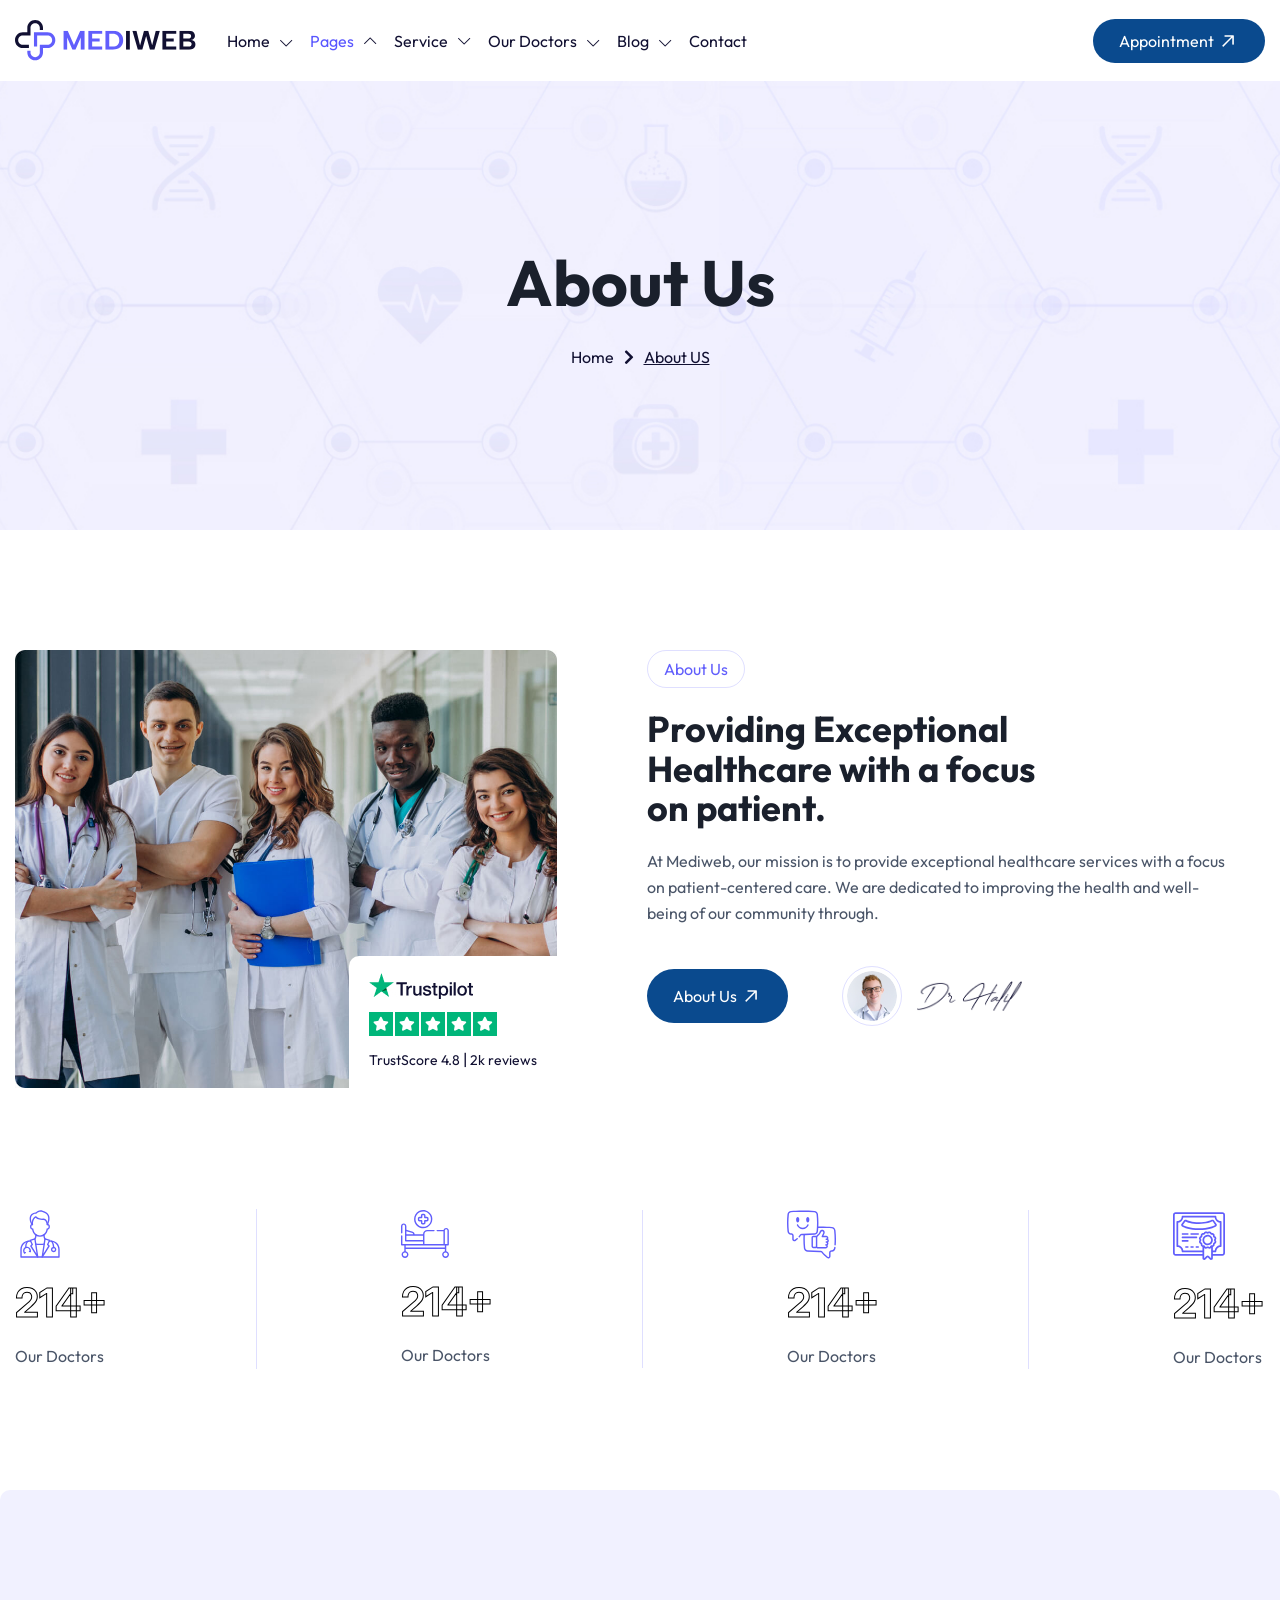
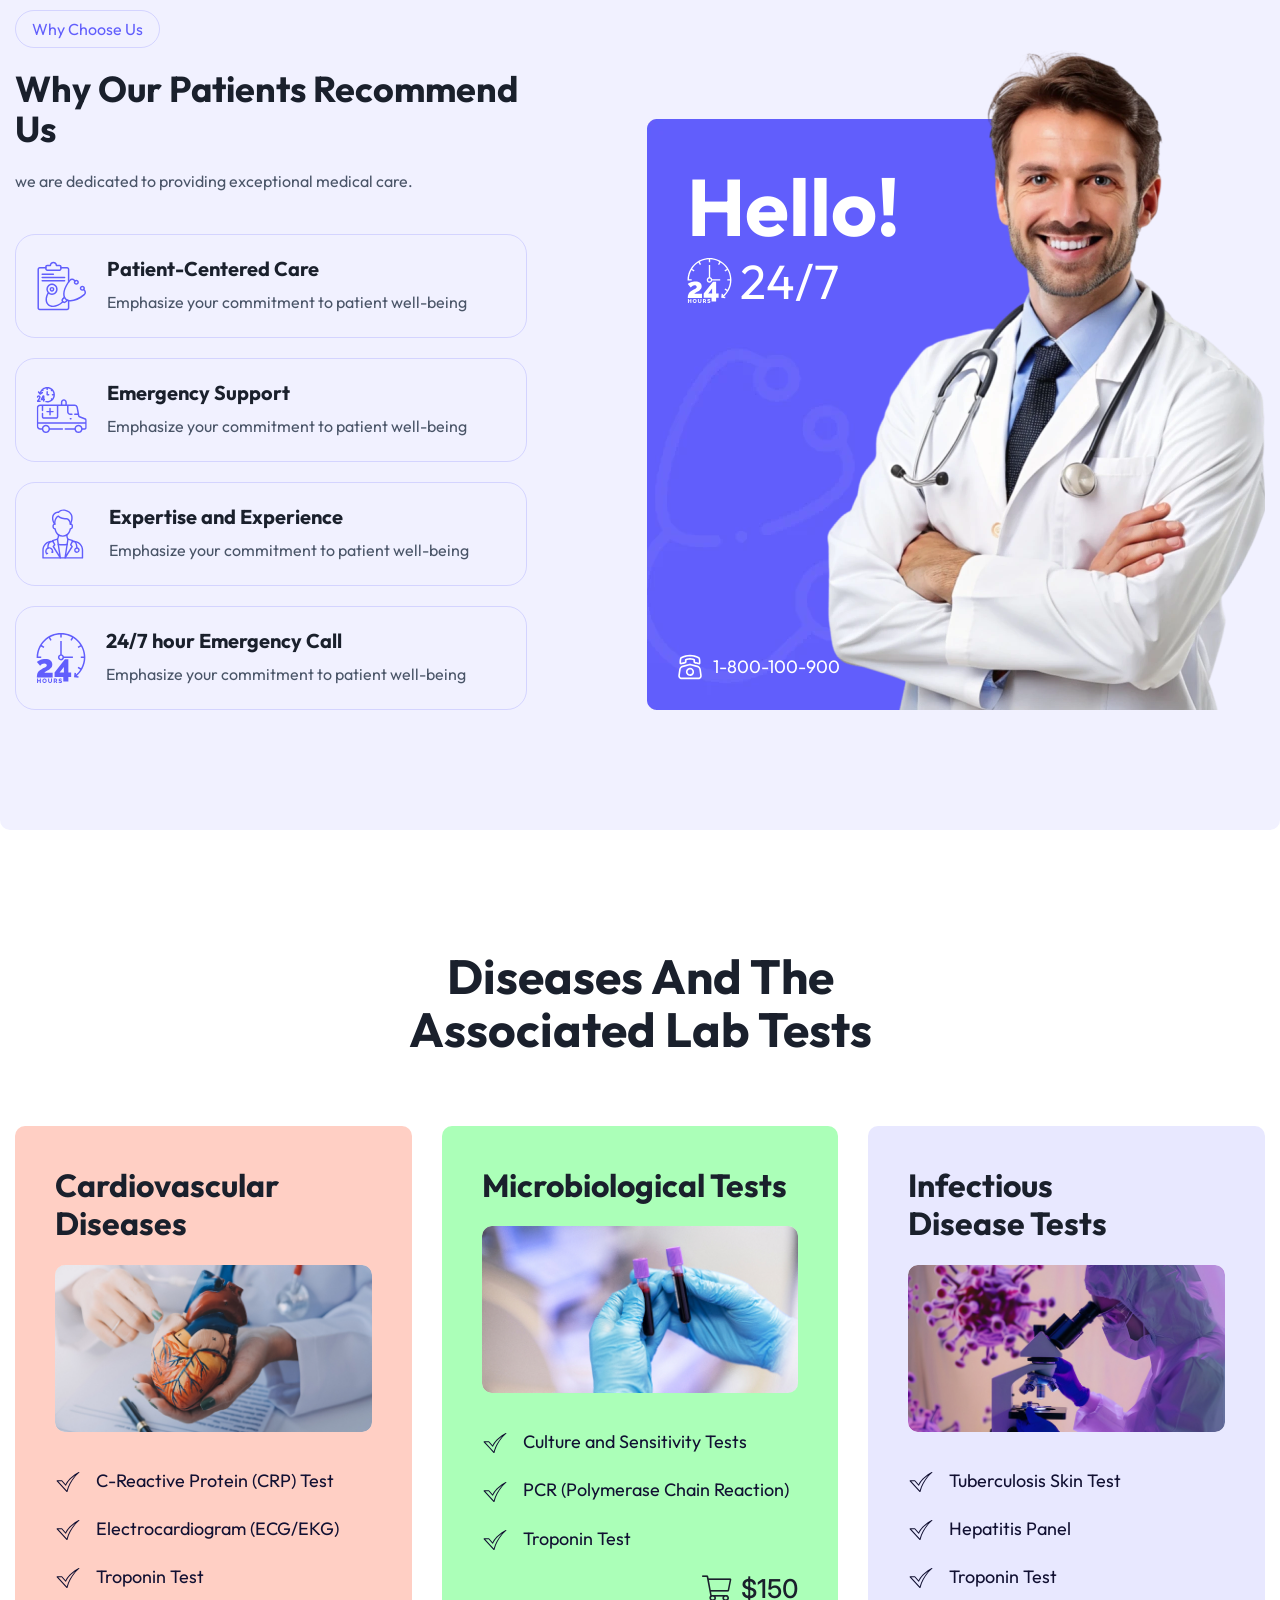
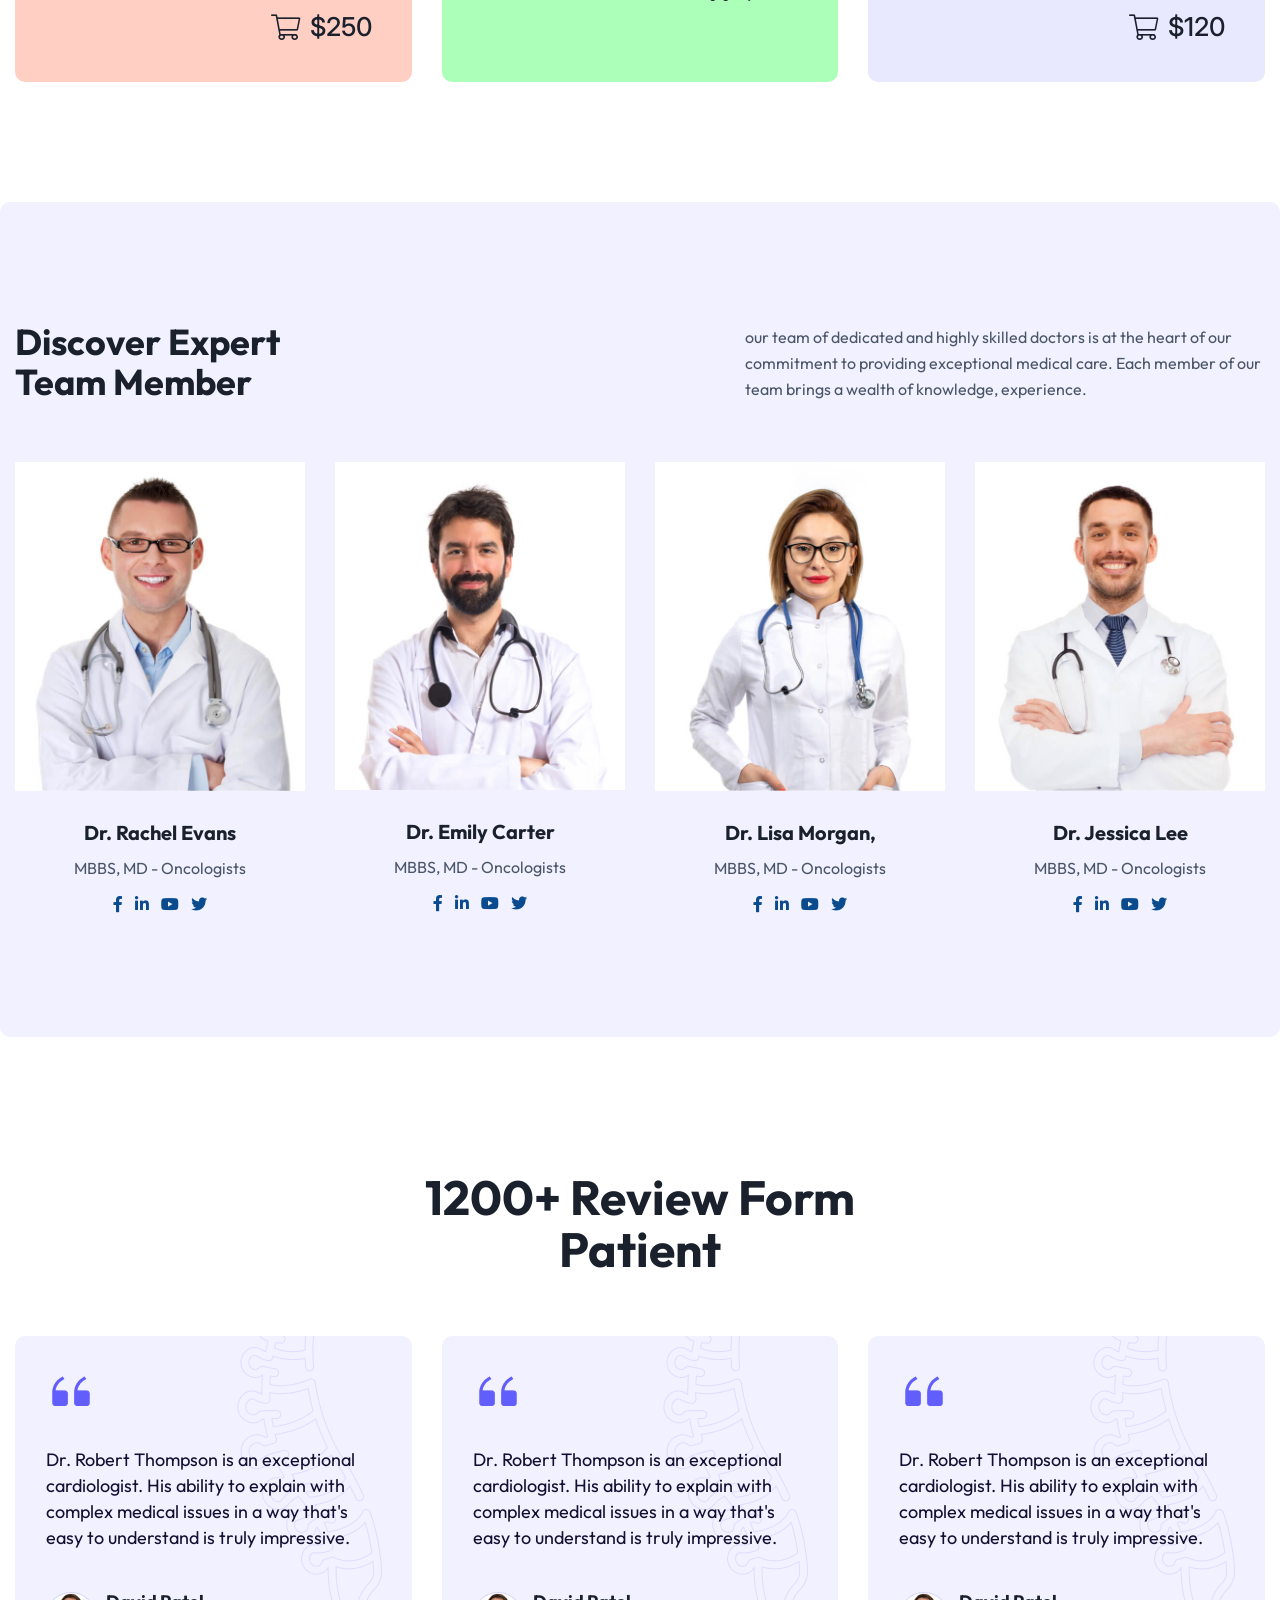
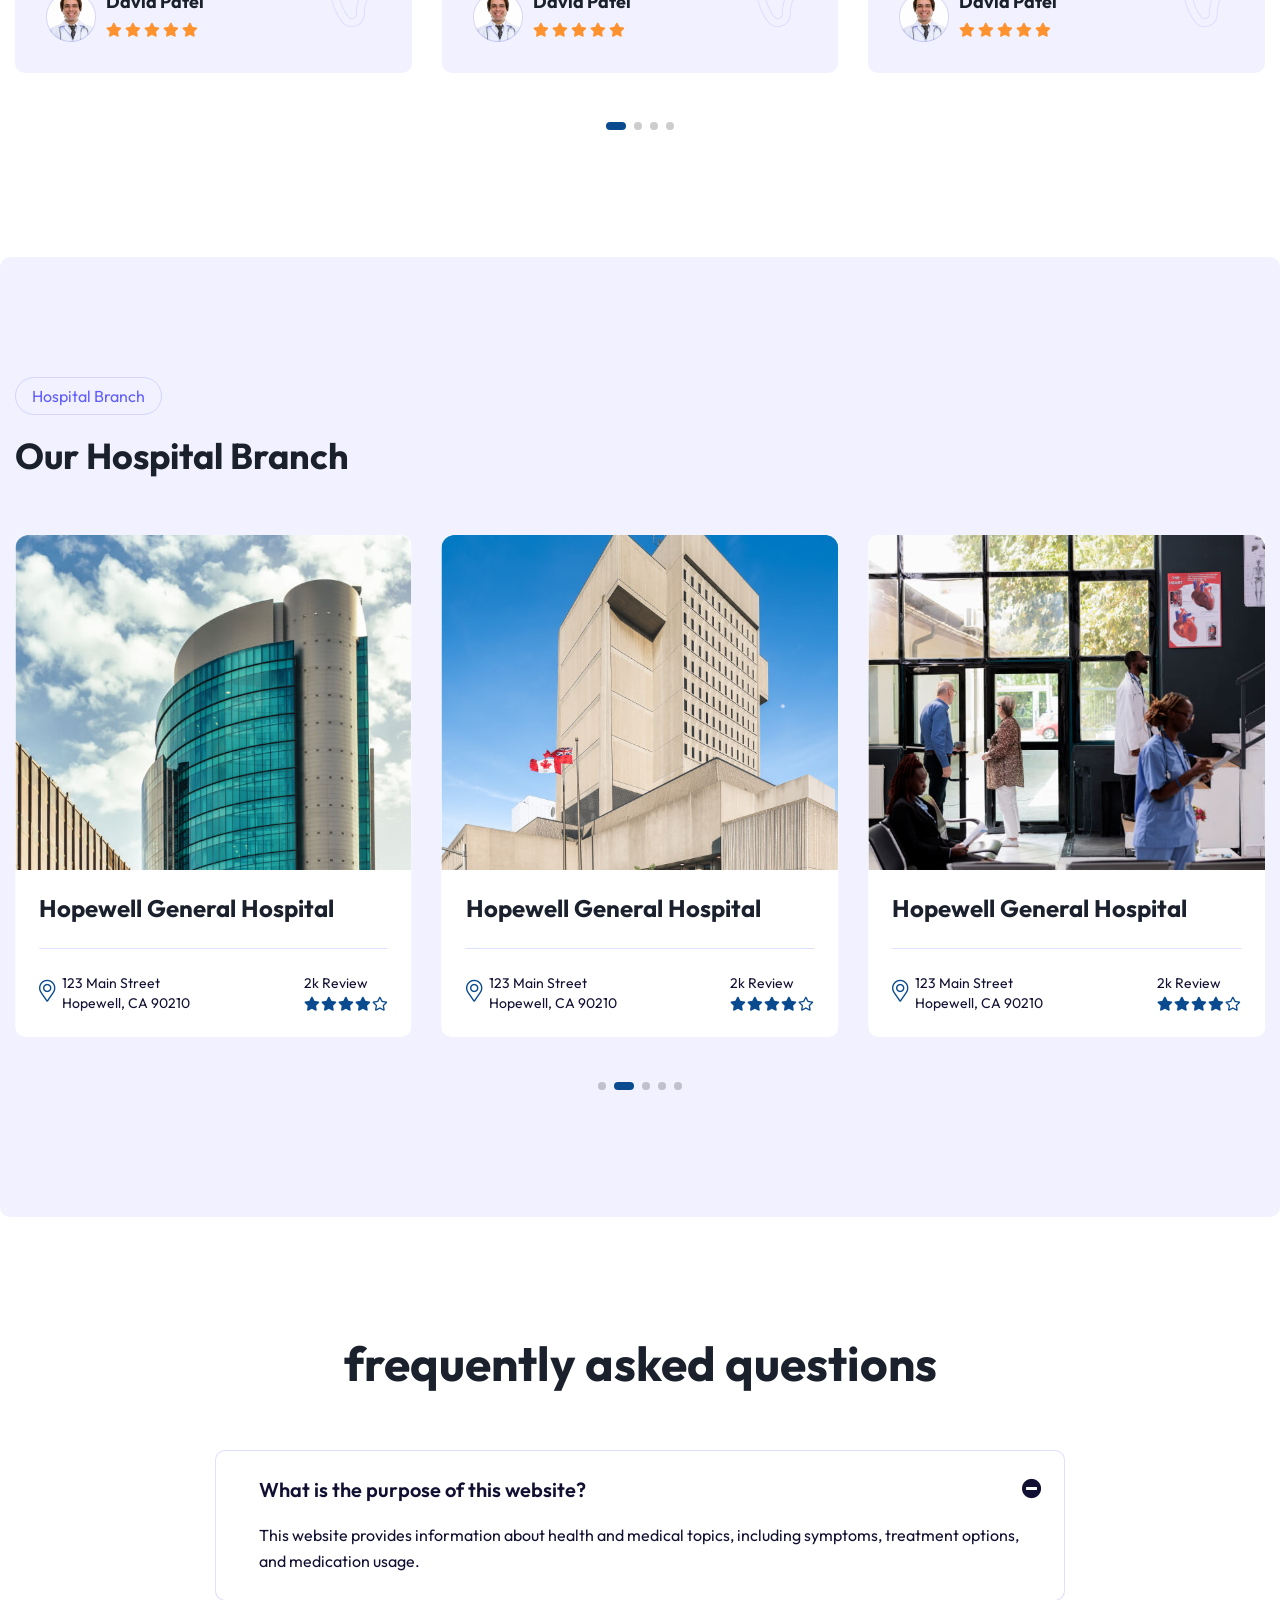
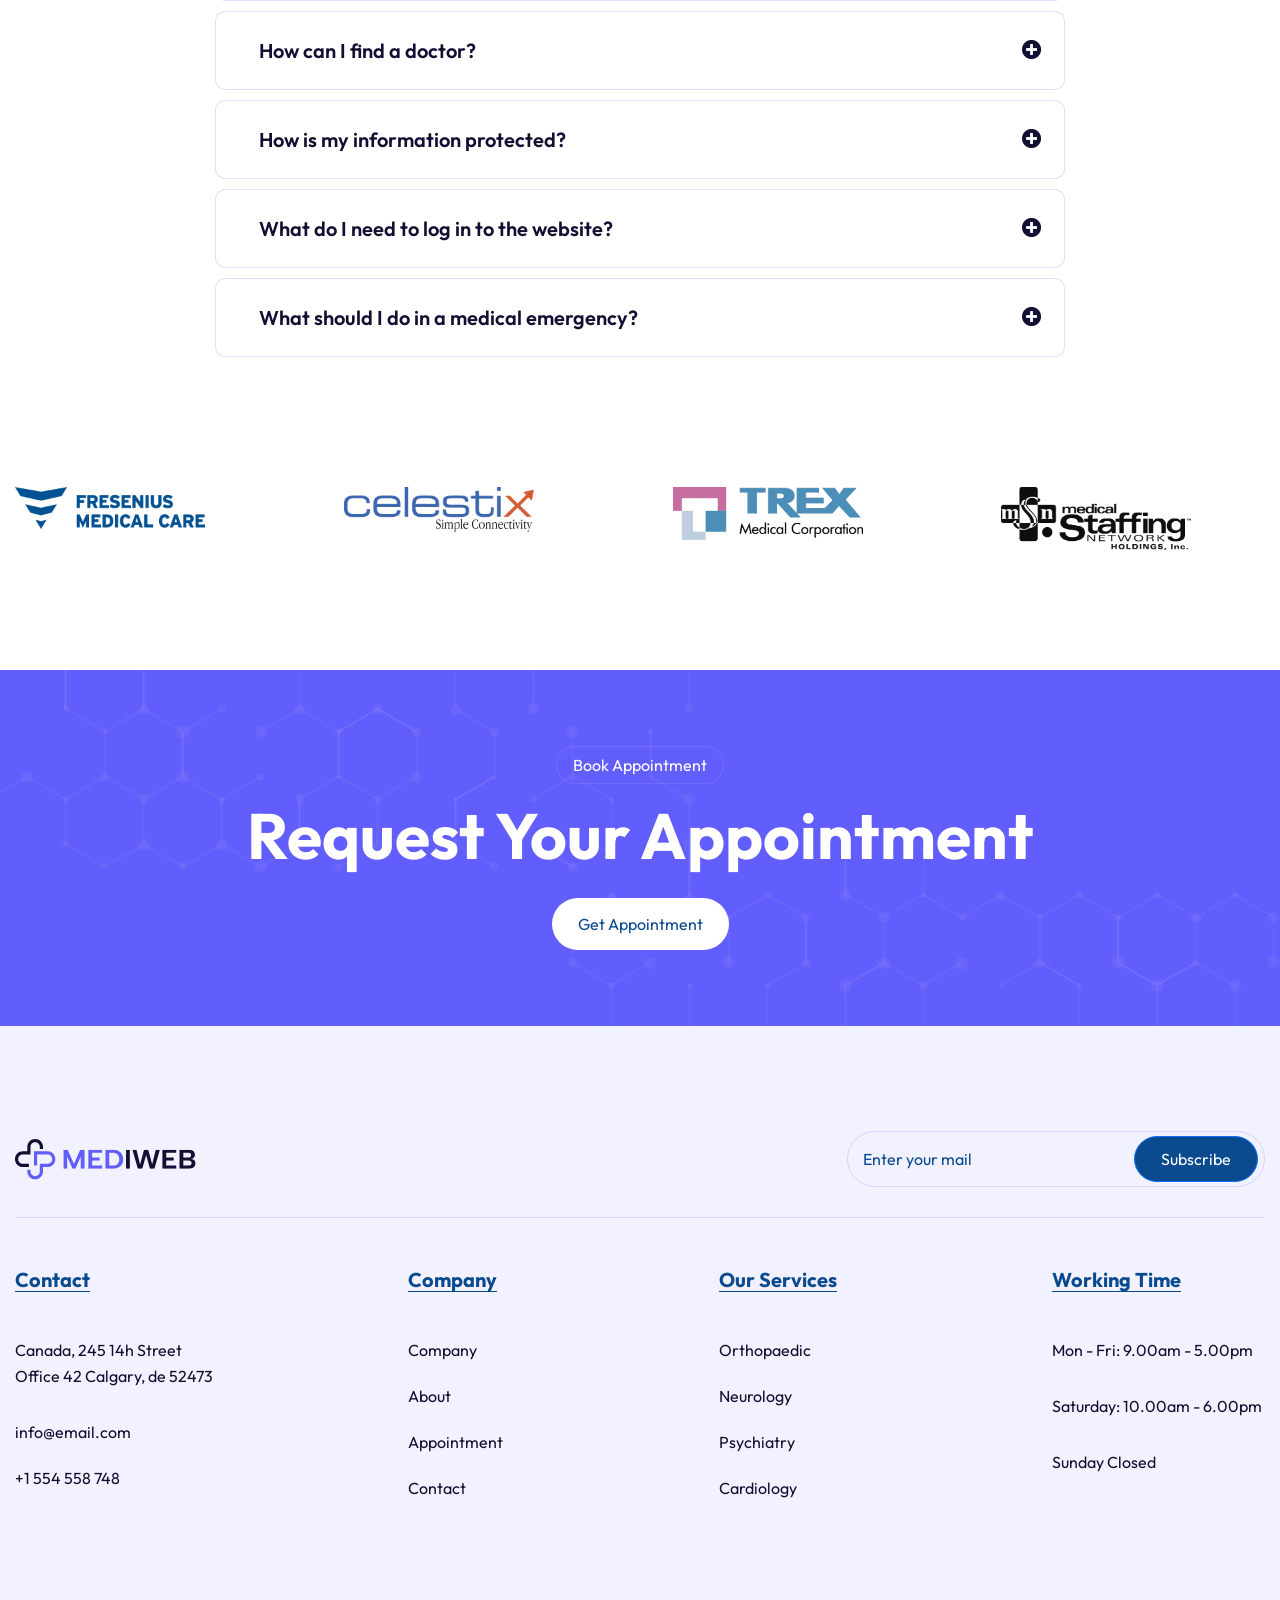
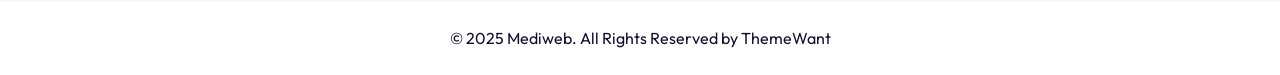
<file: about.html>
<!DOCTYPE html>
<html lang="en">

<head>
    <meta charset="UTF-8">
    <meta name="viewport" content="width=device-width, initial-scale=1.0">
    <link rel="shortcut icon" type="image/x-icon" href="assets/images/fav.png">
    <title>Medical & Health Care
        HTML Template</title>
    <meta name="description" content="Your trusted source for expert healthcare services and medical information. Providing personalized care, advanced treatments, and reliable health resources to help you achieve better health.">
    <link rel="stylesheet" href="assets/css/plugins/plugins.css">
    <link rel="stylesheet" href="assets/css/plugins/magnifying-popup.css">
    <link rel="stylesheet" href="assets/css/vendor/bootstrap.min.css">
    <link rel="stylesheet" href="assets/css/style.css">
</head>

<body>
    <!-- header area start -->
    <!-- header area start -->
    <header class="header-one  header--sticky">
        <div class="container">
            <div class="row">
                <div class="col-lg-12">
                    <div class="header-wrapper-1">
                        <div class="logo-area-start">
                            <a href="index.html" class="logo">
                                <img src="assets/images/logo/logo.svg" alt="logo_area">
                            </a>
                            <div class="nav-area">
                                <ul class="">
                                    <li class="has-dropdown main-nav">
                                        <a href="#">Home</a>
                                        <ul class="submenu parent-nav">
                                            <li><a href="index.html">Hospital Home</a></li>
                                            <li><a href="index-two.html">Medical Consulting</a></li>
                                            <li><a href="index-three.html">Medical Center</a></li>
                                            <li><a href="index-four.html">Online Doctor</a></li>
                                            <li><a href="index-five.html">Dental Care</a></li>
                                            <li><a href="index-six.html">Health Care</a></li>
                                            <li><a href="index-seven.html">Gynecology</a></li>
                                            <li><a href="index-eight.html">Surgery</a></li>
                                        </ul>
                                    </li>

                                    <li class="main-nav has-dropdown mega-menu">
                                        <a href="#">Pages</a>
                                        <div class="rts-mega-menu">
                                            <div class="wrapper">
                                                <div class="row g-0">
                                                    <div class="col-lg-3">
                                                        <ul class="mega-menu-item parent-nav">
                                                            <li><a href="about.html">About</a></li>
                                                            <li><a href="doctors-one.html">Our Doctors</a></li>
                                                            <li><a href="doctors-two.html">Our Doctors v2</a></li>
                                                            <li><a href="doctor-details.html">Doctors Details</a></li>
                                                        </ul>
                                                    </div>
                                                    <div class="col-lg-3">
                                                        <ul class="mega-menu-item parent-nav">
                                                            <li><a href="shedule.html">Doctors Shedule</a></li>
                                                            <li><a href="appoinment.html">Appoinment</a></li>
                                                            <li><a href="procedures.html">Procedures</a></li>
                                                            <li><a href="health-package.html">Health Packages</a></li>

                                                        </ul>
                                                    </div>
                                                    <div class="col-lg-3">
                                                        <ul class="mega-menu-item parent-nav">
                                                            <li><a href="international-patient.html">International Patient</a></li>
                                                            <li><a href="portfolio.html">Portfolio</a></li>
                                                            <li><a href="portfolio-details.html">Portfolio Details</a></li>
                                                            <li><a href="faq.html">FAQ's</a></li>

                                                        </ul>
                                                    </div>
                                                    <div class="col-lg-3">
                                                        <ul class="mega-menu-item parent-nav">
                                                            <li><a href="doctors-one.html">Our Doctors</a></li>
                                                            <li><a href="pricing.html">Pricing Plan</a></li>
                                                            <li><a href="before-after.html">Before After</a></li>
                                                            <li><a href="contactus.html">Contact Us</a></li>

                                                        </ul>
                                                    </div>

                                                </div>
                                            </div>
                                        </div>
                                    </li>
                                    <li class="main-nav has-dropdown mega-menu">
                                        <a href="#">Service</a>
                                        <div class="rts-mega-menu with-add">
                                            <div class="wrapper">
                                                <div class="row g-0">
                                                    <div class="col-lg-9">
                                                        <div class="menu-add-top-area">
                                                            <h5 class="title">Our Treatments</h5>
                                                        </div>
                                                        <div class="row pl--30 pt--30">
                                                            <div class="col-lg-3">
                                                                <ul class="mega-menu-item">
                                                                    <li>
                                                                        <a href="service-details.html">
                                                                            <img src="assets/images/service/09.svg" alt="service">Cardiology</a>
                                                                    </li>
                                                                    <li>
                                                                        <a href="service-details.html">
                                                                            <img src="assets/images/service/11.svg" alt="service">Dental Care</a>
                                                                    </li>
                                                                    <li>
                                                                        <a href="service-details.html">
                                                                            <img src="assets/images/service/10.svg" alt="service">Neurology</a>
                                                                    </li>
                                                                    <li>
                                                                        <a href="service-details.html">
                                                                            <img src="assets/images/service/12.svg" alt="service">Mental Health</a>
                                                                    </li>
                                                                </ul>
                                                            </div>
                                                            <div class="col-lg-3">
                                                                <ul class="mega-menu-item">
                                                                    <li>
                                                                        <a href="service-details.html">
                                                                            <img src="assets/images/service/14.svg" alt="service">Orthopedics</a>
                                                                    </li>
                                                                    <li>
                                                                        <a href="service-details.html">
                                                                            <img src="assets/images/service/13.svg" alt="service">Medicine</a>
                                                                    </li>
                                                                    <li>
                                                                        <a href="service-details.html">
                                                                            <img src="assets/images/service/15.svg" alt="service">Comprehensive</a>
                                                                    </li>
                                                                    <li>
                                                                        <a href="service-details.html">
                                                                            <img src="assets/images/service/16.svg" alt="service">Gynecology</a>
                                                                    </li>
                                                                </ul>
                                                            </div>
                                                            <div class="col-lg-3">
                                                                <ul class="mega-menu-item">
                                                                    <li>
                                                                        <a href="service-details.html">
                                                                            <img src="assets/images/service/24.svg" alt="service">Kidney
                                                                            Transplant</a>
                                                                    </li>
                                                                    <li>
                                                                        <a href="service-details.html">
                                                                            <img src="assets/images/service/25.svg" alt="service">Medicine</a>
                                                                    </li>
                                                                    <li>
                                                                        <a href="service-details.html">
                                                                            <img src="assets/images/service/26.svg" alt="service">Cancer Care</a>
                                                                    </li>
                                                                    <li>
                                                                        <a href="service-details.html">
                                                                            <img src="assets/images/service/27.svg" alt="service">Radiology</a>
                                                                    </li>
                                                                </ul>
                                                            </div>
                                                            <div class="col-lg-3">
                                                                <ul class="mega-menu-item">
                                                                    <li>
                                                                        <a href="service.html">
                                                                            <img src="assets/images/service/10.svg" alt="service">Service</a>
                                                                    </li>
                                                                    <li>
                                                                        <a href="service-details.html">
                                                                            <img src="assets/images/service/10.svg" alt="service">Service
                                                                            Details</a>
                                                                    </li>
                                                                    <li>
                                                                        <a href="service-details-2.html">
                                                                            <img src="assets/images/service/10.svg" alt="service">Service
                                                                            Details v2</a>
                                                                    </li>
                                                                    <li>
                                                                        <a href="service-details-3.html">
                                                                            <img src="assets/images/service/10.svg" alt="service">Service
                                                                            Details v3</a>
                                                                    </li>

                                                                </ul>
                                                            </div>
                                                        </div>
                                                    </div>
                                                    <div class="col-lg-3">
                                                        <div class="menu-right-add">
                                                            <img src="assets/images/menu/01.webp" alt="">
                                                            <div class="absolute-image">
                                                                <img src="assets/images/menu/02.webp" alt="">
                                                                <div class="inner-content">
                                                                    <h3 class="title">
                                                                        Trust Your Heart to <br> The Experts
                                                                    </h3>
                                                                    <a href="appoinment.html" class="rts-btn btn-primary">Appointment</a>
                                                                </div>
                                                            </div>
                                                        </div>
                                                    </div>
                                                </div>
                                            </div>
                                        </div>
                                    </li>
                                    <li class="main-nav has-dropdown">
                                        <a href="doctors-one.html">Our Doctors</a>
                                        <ul class="submenu parent-nav">
                                            <li><a href="doctors-one.html">Our Doctors</a></li>
                                            <li><a href="doctors-two.html">Our Doctors v2</a></li>
                                            <li><a href="doctor-details.html">Doctors Details</a></li>
                                        </ul>
                                    </li>
                                    <li class="main-nav has-dropdown">
                                        <a href="#">Blog</a>
                                        <ul class="submenu parent-nav">
                                            <li><a href="blog.html">Blog Grid</a></li>
                                            <li><a href="blog-list.html">Blog List</a></li>
                                            <li><a href="blog-details.html">Blog Details</a></li>
                                        </ul>
                                    </li>
                                    <li class="main-nav"><a href="contactus.html">Contact</a></li>
                                </ul>
                            </div>
                        </div>
                        <div class="header-right">
                            <!-- <div class="cart-button">
                                <i class="fa-light fa-cart-shopping"></i>
                            </div> -->
                            <a href="appoinment.html" class="rts-btn btn-primary">Appointment <img src="assets/images/banner/icons/arrow--up-right.svg" alt=""></a>
                            <div class="menu-btn" id="menu-btn">
                                <svg width="20" height="16" viewBox="0 0 20 16" fill="none" xmlns="http://www.w3.org/2000/svg">
                                    <rect y="14" width="20" height="2" fill="#1F1F25"></rect>
                                    <rect y="7" width="20" height="2" fill="#1F1F25"></rect>
                                    <rect width="20" height="2" fill="#1F1F25"></rect>
                                </svg>
                            </div>
                        </div>
                    </div>
                </div>
            </div>
        </div>

    </header>
    <!-- header area end -->
    <!-- header area end -->

    <!-- rts breadcrumb area start -->
    <div class="rts-breadcrumb-area bg_image rts-section-gap">
        <div class="container ptb--40">
            <div class="row">
                <div class="breadcrumb-area-wrapper">
                    <h1 class="title">About Us</h1>
                    <div class="nav-bread-crumb">
                        <a href="/">Home</a>
                        <i class="fa-solid fa-chevron-right"></i>
                        <a href="#" class="current">About US</a>
                    </div>
                </div>
            </div>
        </div>
    </div>
    <!-- rts breadcrumb area end -->


    <!-- rs about area start -->
    <div class="rts-about-area rts-section-gap">
        <div class="container">
            <div class="row">
                <div class="col-lg-5 mb_md--30 mb_sm--30">
                    <div class="about-image-left-wrapper">
                        <div class="thumbnail-main move-right wow">
                            <img src="assets/images/about/01.jpg" alt="about">
                        </div>
                        <div class="review-area">
                            <img src="assets/images/about/02.jpg" alt="">
                            <div class="stars-area">
                                <div class="wrapper">
                                    <div class="single">
                                        <i class="fa-sharp fa-solid fa-star"></i>
                                    </div>
                                    <div class="single">
                                        <i class="fa-sharp fa-solid fa-star"></i>
                                    </div>
                                    <div class="single">
                                        <i class="fa-sharp fa-solid fa-star"></i>
                                    </div>
                                    <div class="single">
                                        <i class="fa-sharp fa-solid fa-star"></i>
                                    </div>
                                    <div class="single">
                                        <i class="fa-sharp fa-solid fa-star"></i>
                                    </div>
                                </div>
                                <div class="content">
                                    <span>TrustScore 4.8</span> |
                                    <span>2k reviews</span>
                                </div>
                            </div>
                        </div>
                    </div>
                </div>
                <div class="col-lg-6 offset-lg-1">
                    <div class="about-content-wrapper-right">
                        <div class="title-wrapper-left">
                            <span class="pre wow fadeInUp" data-wow-delay=".2s" data-wow-duration=".8s">About Us</span>
                            <h2 class="title wow fadeInUp" data-wow-delay=".4s" data-wow-duration=".8s">
                                Providing Exceptional <br> Healthcare with a focus <br> on patient.
                            </h2>
                        </div>
                        <p class="disc wow fadeInUp" data-wow-delay=".6s" data-wow-duration=".8s">
                            At Mediweb, our mission is to provide exceptional healthcare services with a focus on
                            patient-centered care. We are dedicated to improving the health and well-being of our
                            community through.
                        </p>
                        <div class="button-wrapper wow fadeInUp" data-wow-delay=".8s" data-wow-duration=".8s">
                            <a href="#" class="rts-btn btn-primary">About Us <img src="assets/images/banner/icons/arrow--up-right.svg" alt=""></a>
                            <div class="signature">
                                <img class="one" src="assets/images/about/01.png" alt="about">
                                <img class="sign" src="assets/images/about/02.png" alt="about">
                            </div>
                        </div>
                    </div>
                </div>
            </div>
        </div>
    </div>
    <!-- rs about area end -->

    <!-- rts counter area start -->
    <div class="rts-counter-area rts-section-gapBottom">
        <div class="container">
            <div class="row">
                <div class="col-lg-12">
                    <div class="counter-area-main-wrapper">
                        <div class="single-counter">
                            <div class="icon-area">
                                <img src="assets/images/counter/01.svg" alt="">
                            </div>
                            <h4 class="title text-clip"><span class="counter">214+</span></h4>
                            <p>Our Doctors</p>
                        </div>
                        <div class="single-counter">
                            <div class="icon-area">
                                <img src="assets/images/counter/02.svg" alt="">
                            </div>
                            <h4 class="title text-clip"><span class="counter">214+</span></h4>
                            <p>Our Doctors</p>
                        </div>
                        <div class="single-counter">
                            <div class="icon-area">
                                <img src="assets/images/counter/03.svg" alt="">
                            </div>
                            <h4 class="title text-clip"><span class="counter">214+</span></h4>
                            <p>Our Doctors</p>
                        </div>
                        <div class="single-counter">
                            <div class="icon-area">
                                <img src="assets/images/counter/04.svg" alt="">
                            </div>
                            <h4 class="title text-clip"><span class="counter">214+</span></h4>
                            <p>Our Doctors</p>
                        </div>
                    </div>
                </div>
            </div>
        </div>
    </div>
    <!-- rts counter area end -->

    <!-- why choose us section start -->
    <div class="why-choose-us-area">
        <div class="container-80 containerFlow wow">
            <div class="row">
                <div class="col-lg-12">
                    <div class="why-choose-area-wrapper bg-light  rts-section-gap ">
                        <div class="container">
                            <div class="row align-items-end">
                                <div class="col-xl-5 col-lg-6 mb_md--80 mb_sm--60">
                                    <div class="why-choose-us-area-wrapper-main">
                                        <div class="title-wrapper-left">
                                            <span class="pre wow fadeInUp" data-wow-delay=".2s"
                                                data-wow-duration=".8s">Why Choose Us</span>
                                            <h2 class="title wow fadeInUp" data-wow-delay=".4s" data-wow-duration=".8s">
                                                Why Our Patients Recommend Us
                                            </h2>
                                            <p class="disc wow fadeInUp" data-wow-delay=".6s" data-wow-duration=".8s">
                                                we are dedicated to providing exceptional medical care.
                                            </p>
                                        </div>
                                        <div class="why-choose-us-main-wrapper">
                                            <div class="single-choose-us wow fadeInLeft" data-wow-delay=".2s" data-wow-duration=".8s">
                                                <div class="icon">
                                                    <img src="assets/images/service/icon/01.svg" alt="service">
                                                </div>
                                                <div class="info">
                                                    <h6 class="title">Patient-Centered Care</h6>
                                                    <p>Emphasize your commitment to patient well-being</p>
                                                </div>
                                            </div>
                                            <div class="single-choose-us wow fadeInLeft" data-wow-delay=".4s" data-wow-duration=".8s">
                                                <div class="icon">
                                                    <img src="assets/images/service/icon/02.svg" alt="service">
                                                </div>
                                                <div class="info">
                                                    <h6 class="title">Emergency Support</h6>
                                                    <p>Emphasize your commitment to patient well-being</p>
                                                </div>
                                            </div>
                                            <div class="single-choose-us wow fadeInLeft" data-wow-delay=".6s" data-wow-duration=".8s">
                                                <div class="icon">
                                                    <img src="assets/images/service/icon/03.svg" alt="service">
                                                </div>
                                                <div class="info">
                                                    <h6 class="title">Expertise and Experience</h6>
                                                    <p>Emphasize your commitment to patient well-being</p>
                                                </div>
                                            </div>
                                            <div class="single-choose-us wow fadeInLeft" data-wow-delay=".8s" data-wow-duration=".8s">
                                                <div class="icon">
                                                    <img src="assets/images/service/icon/04.svg" alt="service">
                                                </div>
                                                <div class="info">
                                                    <h6 class="title">24/7 hour Emergency Call</h6>
                                                    <p>Emphasize your commitment to patient well-being</p>
                                                </div>
                                            </div>
                                        </div>
                                    </div>
                                </div>
                                <div class="col-xl-6 col-lg-6 offset-xl-1">
                                    <div class="right-whychoose-us-style-one">
                                        <div class="feature-bg-primary">
                                            <img src="assets/images/feature/02.webp" alt="medicle">
                                        </div>
                                        <div class="thumbnail-image">
                                            <img src="assets/images/feature/01.webp" alt="medicle">
                                        </div>
                                        <div class="inner-content">
                                            <div class="top">
                                                <h3 class="title">Hello!</h3>
                                                <div class="time-shedule">
                                                    <img src="assets/images/feature/03.svg" alt="medicle">
                                                    <span>24/7</span>
                                                </div>
                                            </div>
                                            <div class="call-us">
                                                <img src="assets/images/feature/04.svg" alt="medicle">
                                                <span>1-800-100-900</span>
                                            </div>
                                        </div>
                                    </div>
                                </div>
                            </div>
                        </div>
                    </div>
                </div>
            </div>
        </div>
    </div>
    <!-- why choose us section end -->

    <!-- lab tesst area start -->
    <div class="lab-test-area rts-section-gap">
        <div class="container">
            <div class="row">
                <div class="col-lg-12">
                    <div class="title-six-center">
                        <h2 class="title">
                            Diseases And The <br> Associated Lab Tests
                        </h2>
                    </div>
                </div>
            </div>
            <div class="row g-5 mt--20 mt_sm--0">
                <div class="col-lg-4 col-md-6 col-sm-12 col-12">
                    <div class="single-lab-test bg-pink">
                        <h3 class="title">
                            Cardiovascular Diseases
                        </h3>
                        <a href="#" class="thumbnail wow move-right">
                            <img src="assets/images/lab/01.jpg" alt="lab">
                        </a>
                        <div class="lap-test-wrapper">
                            <div class="single-lab-test-service">
                                <div class="icon">
                                    <img src="assets/images/lab/icon/01.svg" alt="lab">
                                </div>
                                <p>C-Reactive Protein (CRP) Test</p>
                            </div>
                            <div class="single-lab-test-service">
                                <div class="icon">
                                    <img src="assets/images/lab/icon/01.svg" alt="lab">
                                </div>
                                <p>Electrocardiogram (ECG/EKG)</p>
                            </div>
                            <div class="single-lab-test-service">
                                <div class="icon">
                                    <img src="assets/images/lab/icon/01.svg" alt="lab">
                                </div>
                                <p>Troponin Test</p>
                            </div>
                        </div>
                        <h5 class="price">
                            <i class="fa-light fa-cart-shopping"></i>
                            $250
                        </h5>
                    </div>
                </div>
                <div class="col-lg-4 col-md-6 col-sm-12 col-12">
                    <div class="single-lab-test bg-green">
                        <h3 class="title">
                            Microbiological Tests
                        </h3>
                        <a href="#" class="thumbnail wow move-right">
                            <img src="assets/images/lab/02.jpg" alt="lab">
                        </a>
                        <div class="lap-test-wrapper">
                            <div class="single-lab-test-service">
                                <div class="icon">
                                    <img src="assets/images/lab/icon/01.svg" alt="lab">
                                </div>
                                <p>Culture and Sensitivity Tests</p>
                            </div>
                            <div class="single-lab-test-service">
                                <div class="icon">
                                    <img src="assets/images/lab/icon/01.svg" alt="lab">
                                </div>
                                <p>PCR (Polymerase Chain Reaction)</p>
                            </div>
                            <div class="single-lab-test-service">
                                <div class="icon">
                                    <img src="assets/images/lab/icon/01.svg" alt="lab">
                                </div>
                                <p>Troponin Test</p>
                            </div>
                        </div>
                        <h5 class="price">
                            <i class="fa-light fa-cart-shopping"></i>
                            $150
                        </h5>
                    </div>
                </div>
                <div class="col-lg-4 col-md-6 col-sm-12 col-12">
                    <div class="single-lab-test bg-light-card">
                        <h3 class="title">
                            Infectious <br> Disease Tests
                        </h3>
                        <a href="#" class="thumbnail wow move-right">
                            <img src="assets/images/lab/03.jpg" alt="lab">
                        </a>
                        <div class="lap-test-wrapper">
                            <div class="single-lab-test-service">
                                <div class="icon">
                                    <img src="assets/images/lab/icon/01.svg" alt="lab">
                                </div>
                                <p>Tuberculosis Skin Test</p>
                            </div>
                            <div class="single-lab-test-service">
                                <div class="icon">
                                    <img src="assets/images/lab/icon/01.svg" alt="lab">
                                </div>
                                <p>Hepatitis Panel</p>
                            </div>
                            <div class="single-lab-test-service">
                                <div class="icon">
                                    <img src="assets/images/lab/icon/01.svg" alt="lab">
                                </div>
                                <p>Troponin Test</p>
                            </div>
                        </div>
                        <h5 class="price">
                            <i class="fa-light fa-cart-shopping"></i>
                            $120
                        </h5>
                    </div>
                </div>
            </div>
        </div>
    </div>
    <!-- lab tesst area end -->

    <!-- why Team section start -->
    <div class="team-area-start">
        <div class="container-80">
            <div class="row">
                <div class="col-lg-12">
                    <div class="team-style-wrapper bg-light  rts-section-gap ">
                        <div class="container">
                            <div class="row">
                                <div class="col-lg-12">
                                    <div class="title-between-area">
                                        <div class="title-wrapper-left">
                                            <h2 class="title">
                                                Discover Expert <br> Team Member
                                            </h2>
                                        </div>
                                        <p class="disc">
                                            our team of dedicated and highly skilled doctors is at the heart of our
                                            commitment to providing exceptional medical care. Each member of our team
                                            brings a wealth of knowledge, experience.
                                        </p>
                                    </div>
                                </div>
                            </div>
                            <div class="row g-5 mt--30">
                                <div class="col-xl-3 col-lg-4 col-md-6 col-sm-6 col-12 wow fadeInUp" data-wow-delay=".2s" data-wow-duration=".8s">
                                    <div class="single-team-area-start">
                                        <a href="#" class="thumbnail">
                                            <img src="assets/images/team/01.jpg" alt="team">
                                        </a>
                                        <div class="bottom">
                                            <a href="#">
                                                <h6 class="title">Dr. Rachel Evans</h6>
                                            </a>
                                            <p>MBBS, MD - Oncologists</p>
                                            <div class="social-area-tranaparent">
                                                <ul>
                                                    <li><a href="#"><i class="fa-brands fa-facebook-f"></i></a></li>
                                                    <li><a href="#"><i class="fa-brands fa-linkedin-in"></i></a></li>
                                                    <li><a href="#"><i class="fa-brands fa-youtube"></i></a></li>
                                                    <li><a href="#"><i class="fa-brands fa-twitter"></i></a></li>
                                                </ul>
                                            </div>
                                        </div>
                                    </div>
                                </div>
                                <div class="col-xl-3 col-lg-4 col-md-6 col-sm-6 col-12 wow fadeInUp" data-wow-delay=".4s" data-wow-duration=".8s">
                                    <div class="single-team-area-start">
                                        <a href="#" class="thumbnail">
                                            <img src="assets/images/team/02.jpg" alt="team">
                                        </a>
                                        <div class="bottom">
                                            <a href="#">
                                                <h6 class="title">Dr. Emily Carter</h6>
                                            </a>
                                            <p>MBBS, MD - Oncologists</p>
                                            <div class="social-area-tranaparent">
                                                <ul>
                                                    <li><a href="#"><i class="fa-brands fa-facebook-f"></i></a></li>
                                                    <li><a href="#"><i class="fa-brands fa-linkedin-in"></i></a></li>
                                                    <li><a href="#"><i class="fa-brands fa-youtube"></i></a></li>
                                                    <li><a href="#"><i class="fa-brands fa-twitter"></i></a></li>
                                                </ul>
                                            </div>
                                        </div>
                                    </div>
                                </div>
                                <div class="col-xl-3 col-lg-4 col-md-6 col-sm-6 col-12 wow fadeInUp" data-wow-delay=".6s" data-wow-duration=".8s">
                                    <div class="single-team-area-start">
                                        <a href="#" class="thumbnail">
                                            <img src="assets/images/team/03.jpg" alt="team">
                                        </a>
                                        <div class="bottom">
                                            <a href="#">
                                                <h6 class="title">Dr. Lisa Morgan,</h6>
                                            </a>
                                            <p>MBBS, MD - Oncologists</p>
                                            <div class="social-area-tranaparent">
                                                <ul>
                                                    <li><a href="#"><i class="fa-brands fa-facebook-f"></i></a></li>
                                                    <li><a href="#"><i class="fa-brands fa-linkedin-in"></i></a></li>
                                                    <li><a href="#"><i class="fa-brands fa-youtube"></i></a></li>
                                                    <li><a href="#"><i class="fa-brands fa-twitter"></i></a></li>
                                                </ul>
                                            </div>
                                        </div>
                                    </div>
                                </div>
                                <div class="col-xl-3 col-lg-4 col-md-6 col-sm-6 col-12 wow fadeInUp" data-wow-delay=".8s" data-wow-duration=".8s">
                                    <div class="single-team-area-start">
                                        <a href="#" class="thumbnail">
                                            <img src="assets/images/team/04.jpg" alt="team">
                                        </a>
                                        <div class="bottom">
                                            <a href="#">
                                                <h6 class="title">Dr. Jessica Lee</h6>
                                            </a>
                                            <p>MBBS, MD - Oncologists</p>
                                            <div class="social-area-tranaparent">
                                                <ul>
                                                    <li><a href="#"><i class="fa-brands fa-facebook-f"></i></a></li>
                                                    <li><a href="#"><i class="fa-brands fa-linkedin-in"></i></a></li>
                                                    <li><a href="#"><i class="fa-brands fa-youtube"></i></a></li>
                                                    <li><a href="#"><i class="fa-brands fa-twitter"></i></a></li>
                                                </ul>
                                            </div>
                                        </div>
                                    </div>
                                </div>
                            </div>
                        </div>
                    </div>
                </div>
            </div>
        </div>
    </div>
    <!-- why Team section end -->

    <!-- rts testimonials area start -->
    <div class="rts-testimonials-area rts-section-gap">
        <div class="container">
            <div class="row">
                <div class="col-lg-12">
                    <div class="title-area-center">
                        <h2 class="title text-center">1200+ Review Form <br> Patient</h2>
                    </div>
                </div>
            </div>
            <div class="row mt--10 g-5">
                <div class="col-lg-12">
                    <div class="swiper swiper-container-h1">
                        <div class="swiper-wrapper">

                            <div class="swiper-slide">
                                <div class="single-testimonials-style">
                                    <div class="quots">
                                        <img src="assets/images/testimonials/quotes.png" alt="testimonails">
                                    </div>
                                    <p class="disc">
                                        Dr. Robert Thompson is an exceptional cardiologist. His ability to explain with
                                        complex medical issues in a way that's easy to understand is truly impressive.
                                    </p>
                                    <div class="author-area">
                                        <a href="#" class="img">
                                            <img src="assets/images/testimonials/01.png" alt="testiminials">
                                        </a>
                                        <div class="info">
                                            <h6 class="name">David Patel</h6>
                                            <div class="stars-area">
                                                <i class="fa-sharp fa-solid fa-star"></i>
                                                <i class="fa-sharp fa-solid fa-star"></i>
                                                <i class="fa-sharp fa-solid fa-star"></i>
                                                <i class="fa-sharp fa-solid fa-star"></i>
                                                <i class="fa-sharp fa-solid fa-star"></i>
                                            </div>
                                        </div>
                                    </div>
                                    <div class="shape">
                                        <img src="assets/images/testimonials/02.png" alt="service">
                                    </div>
                                </div>
                            </div>
                            <div class="swiper-slide">
                                <div class="single-testimonials-style">
                                    <div class="quots">
                                        <img src="assets/images/testimonials/quotes.png" alt="testimonails">
                                    </div>
                                    <p class="disc">
                                        Dr. Robert Thompson is an exceptional cardiologist. His ability to explain with
                                        complex medical issues in a way that's easy to understand is truly impressive.
                                    </p>
                                    <div class="author-area">
                                        <a href="#" class="img">
                                            <img src="assets/images/testimonials/01.png" alt="testiminials">
                                        </a>
                                        <div class="info">
                                            <h6 class="name">David Patel</h6>
                                            <div class="stars-area">
                                                <i class="fa-sharp fa-solid fa-star"></i>
                                                <i class="fa-sharp fa-solid fa-star"></i>
                                                <i class="fa-sharp fa-solid fa-star"></i>
                                                <i class="fa-sharp fa-solid fa-star"></i>
                                                <i class="fa-sharp fa-solid fa-star"></i>
                                            </div>
                                        </div>
                                    </div>
                                    <div class="shape">
                                        <img src="assets/images/testimonials/02.png" alt="service">
                                    </div>
                                </div>
                            </div>
                            <div class="swiper-slide">
                                <div class="single-testimonials-style">
                                    <div class="quots">
                                        <img src="assets/images/testimonials/quotes.png" alt="testimonails">
                                    </div>
                                    <p class="disc">
                                        Dr. Robert Thompson is an exceptional cardiologist. His ability to explain with
                                        complex medical issues in a way that's easy to understand is truly impressive.
                                    </p>
                                    <div class="author-area">
                                        <a href="#" class="img">
                                            <img src="assets/images/testimonials/01.png" alt="testiminials">
                                        </a>
                                        <div class="info">
                                            <h6 class="name">David Patel</h6>
                                            <div class="stars-area">
                                                <i class="fa-sharp fa-solid fa-star"></i>
                                                <i class="fa-sharp fa-solid fa-star"></i>
                                                <i class="fa-sharp fa-solid fa-star"></i>
                                                <i class="fa-sharp fa-solid fa-star"></i>
                                                <i class="fa-sharp fa-solid fa-star"></i>
                                            </div>
                                        </div>
                                    </div>
                                    <div class="shape">
                                        <img src="assets/images/testimonials/02.png" alt="service">
                                    </div>
                                </div>
                            </div>
                            <div class="swiper-slide">
                                <div class="single-testimonials-style">
                                    <div class="quots">
                                        <img src="assets/images/testimonials/quotes.png" alt="testimonails">
                                    </div>
                                    <p class="disc">
                                        Dr. Robert Thompson is an exceptional cardiologist. His ability to explain with
                                        complex medical issues in a way that's easy to understand is truly impressive.
                                    </p>
                                    <div class="author-area">
                                        <a href="#" class="img">
                                            <img src="assets/images/testimonials/01.png" alt="testiminials">
                                        </a>
                                        <div class="info">
                                            <h6 class="name">David Patel</h6>
                                            <div class="stars-area">
                                                <i class="fa-sharp fa-solid fa-star"></i>
                                                <i class="fa-sharp fa-solid fa-star"></i>
                                                <i class="fa-sharp fa-solid fa-star"></i>
                                                <i class="fa-sharp fa-solid fa-star"></i>
                                                <i class="fa-sharp fa-solid fa-star"></i>
                                            </div>
                                        </div>
                                    </div>
                                    <div class="shape">
                                        <img src="assets/images/testimonials/02.png" alt="service">
                                    </div>
                                </div>
                            </div>

                        </div>
                        <div class="swiper-pagination"></div>
                    </div>
                </div>
            </div>
        </div>
    </div>
    <!-- rts testimonials area end -->

    <!-- hospital branch area start -->
    <div class="rts-hospital-branch rts-section-gap bg-light">
        <div class="container">
            <div class="row">
                <div class="col-lg-12">
                    <div class="title-between-area">
                        <div class="title-wrapper-left">
                            <span class="pre">Hospital Branch</span>
                            <h2 class="title">
                                Our Hospital Branch
                            </h2>
                        </div>
                    </div>
                </div>
            </div>
            <div class="row mt--60">
                <div class="col-lg-12 position-relative swiper-next-prev-controller">
                    <div class="swiper swiper-container-h3">
                        <div class="swiper-wrapper">

                            <div class="swiper-slide">
                                <div class="single-hospitalbranch">
                                    <a href="#" class="thumbnail">
                                        <img src="assets/images/branch/01.jpg" alt="branch">
                                    </a>
                                    <div class="inner-content">
                                        <a href="#">
                                            <h5 class="title">Hopewell General Hospital</h5>
                                        </a>
                                        <div class="bottom-area-start">
                                            <div class="left">
                                                <div class="icon">
                                                    <i class="fa-light fa-location-dot"></i>
                                                </div>
                                                <p class="mb--0">
                                                    123 Main Street <br> Hopewell, CA 90210
                                                </p>
                                            </div>
                                            <div class="right">
                                                <span>2k Review</span>
                                                <div class="stars-area">
                                                    <i class="fa-solid fa-star"></i>
                                                    <i class="fa-solid fa-star"></i>
                                                    <i class="fa-solid fa-star"></i>
                                                    <i class="fa-solid fa-star"></i>
                                                    <i class="fa-regular fa-star"></i>
                                                </div>
                                            </div>
                                        </div>
                                    </div>
                                </div>
                            </div>
                            <div class="swiper-slide">
                                <div class="single-hospitalbranch">
                                    <a href="#" class="thumbnail">
                                        <img src="assets/images/branch/02.jpg" alt="branch">
                                    </a>
                                    <div class="inner-content">
                                        <a href="#">
                                            <h5 class="title">Hopewell General Hospital</h5>
                                        </a>
                                        <div class="bottom-area-start">
                                            <div class="left">
                                                <div class="icon">
                                                    <i class="fa-light fa-location-dot"></i>
                                                </div>
                                                <p class="mb--0">
                                                    123 Main Street <br> Hopewell, CA 90210
                                                </p>
                                            </div>
                                            <div class="right">
                                                <span>2k Review</span>
                                                <div class="stars-area">
                                                    <i class="fa-solid fa-star"></i>
                                                    <i class="fa-solid fa-star"></i>
                                                    <i class="fa-solid fa-star"></i>
                                                    <i class="fa-solid fa-star"></i>
                                                    <i class="fa-regular fa-star"></i>
                                                </div>
                                            </div>
                                        </div>
                                    </div>
                                </div>
                            </div>
                            <div class="swiper-slide">
                                <div class="single-hospitalbranch">
                                    <a href="#" class="thumbnail">
                                        <img src="assets/images/branch/04.jpg" alt="branch">
                                    </a>
                                    <div class="inner-content">
                                        <a href="#">
                                            <h5 class="title">Hopewell General Hospital</h5>
                                        </a>
                                        <div class="bottom-area-start">
                                            <div class="left">
                                                <div class="icon">
                                                    <i class="fa-light fa-location-dot"></i>
                                                </div>
                                                <p class="mb--0">
                                                    123 Main Street <br> Hopewell, CA 90210
                                                </p>
                                            </div>
                                            <div class="right">
                                                <span>2k Review</span>
                                                <div class="stars-area">
                                                    <i class="fa-solid fa-star"></i>
                                                    <i class="fa-solid fa-star"></i>
                                                    <i class="fa-solid fa-star"></i>
                                                    <i class="fa-solid fa-star"></i>
                                                    <i class="fa-regular fa-star"></i>
                                                </div>
                                            </div>
                                        </div>
                                    </div>
                                </div>
                            </div>
                            <div class="swiper-slide">
                                <div class="single-hospitalbranch">
                                    <a href="#" class="thumbnail">
                                        <img src="assets/images/branch/03.jpg" alt="branch">
                                    </a>
                                    <div class="inner-content">
                                        <a href="#">
                                            <h5 class="title">Hopewell General Hospital</h5>
                                        </a>
                                        <div class="bottom-area-start">
                                            <div class="left">
                                                <div class="icon">
                                                    <i class="fa-light fa-location-dot"></i>
                                                </div>
                                                <p class="mb--0">
                                                    123 Main Street <br> Hopewell, CA 90210
                                                </p>
                                            </div>
                                            <div class="right">
                                                <span>2k Review</span>
                                                <div class="stars-area">
                                                    <i class="fa-solid fa-star"></i>
                                                    <i class="fa-solid fa-star"></i>
                                                    <i class="fa-solid fa-star"></i>
                                                    <i class="fa-solid fa-star"></i>
                                                    <i class="fa-regular fa-star"></i>
                                                </div>
                                            </div>
                                        </div>
                                    </div>
                                </div>
                            </div>
                            <div class="swiper-slide">
                                <div class="single-hospitalbranch">
                                    <a href="#" class="thumbnail">
                                        <img src="assets/images/branch/02.jpg" alt="branch">
                                    </a>
                                    <div class="inner-content">
                                        <a href="#">
                                            <h5 class="title">Hopewell General Hospital</h5>
                                        </a>
                                        <div class="bottom-area-start">
                                            <div class="left">
                                                <div class="icon">
                                                    <i class="fa-light fa-location-dot"></i>
                                                </div>
                                                <p class="mb--0">
                                                    123 Main Street <br> Hopewell, CA 90210
                                                </p>
                                            </div>
                                            <div class="right">
                                                <span>2k Review</span>
                                                <div class="stars-area">
                                                    <i class="fa-solid fa-star"></i>
                                                    <i class="fa-solid fa-star"></i>
                                                    <i class="fa-solid fa-star"></i>
                                                    <i class="fa-solid fa-star"></i>
                                                    <i class="fa-regular fa-star"></i>
                                                </div>
                                            </div>
                                        </div>
                                    </div>
                                </div>
                            </div>

                        </div>
                        <div class="swiper-pagination"></div>
                    </div>
                    <div class="swiper-button-next"><i class="fa-regular fa-arrow-right"></i></div>
                    <div class="swiper-button-prev"><i class="fa-regular fa-arrow-left"></i></div>
                </div>
            </div>
        </div>
    </div>
    <!-- hospital branch area end -->

    <!-- rts faq area start -->
    <div class="rts-faq-area rts-section-gap">
        <div class="container">
            <div class="row">
                <div class="col-gl-12">
                    <div class="container-wrapper-faq">
                        <div class="title-six-center">
                            <h2 class="title">
                                frequently asked questions
                            </h2>
                        </div>
                        <div class="accordion mt--60" id="accordionExample">
                            <div class="accordion-item">
                                <h2 class="accordion-header">
                                    <button class="accordion-button" type="button" data-bs-toggle="collapse" data-bs-target="#collapseOne" aria-expanded="true" aria-controls="collapseOne">
                                        What is the purpose of this website?
                                    </button>
                                </h2>
                                <div id="collapseOne" class="accordion-collapse collapse show" data-bs-parent="#accordionExample">
                                    <div class="accordion-body">
                                        This website provides information about health and medical topics, including
                                        symptoms, treatment options, and medication usage.
                                    </div>
                                </div>
                            </div>
                            <div class="accordion-item">
                                <h2 class="accordion-header">
                                    <button class="accordion-button collapsed" type="button" data-bs-toggle="collapse" data-bs-target="#collapseTwo" aria-expanded="false" aria-controls="collapseTwo">
                                        How can I find a doctor?
                                    </button>
                                </h2>
                                <div id="collapseTwo" class="accordion-collapse collapse" data-bs-parent="#accordionExample">
                                    <div class="accordion-body">
                                        This website provides information about health and medical topics, including
                                        symptoms, treatment options, and medication usage.
                                    </div>
                                </div>
                            </div>
                            <div class="accordion-item">
                                <h2 class="accordion-header">
                                    <button class="accordion-button collapsed" type="button" data-bs-toggle="collapse" data-bs-target="#collapseThree" aria-expanded="false" aria-controls="collapseThree">
                                        How is my information protected?
                                    </button>
                                </h2>
                                <div id="collapseThree" class="accordion-collapse collapse" data-bs-parent="#accordionExample">
                                    <div class="accordion-body">
                                        This website provides information about health and medical topics, including
                                        symptoms, treatment options, and medication usage.
                                    </div>
                                </div>
                            </div>
                            <div class="accordion-item">
                                <h2 class="accordion-header">
                                    <button class="accordion-button collapsed" type="button" data-bs-toggle="collapse" data-bs-target="#collapseFour" aria-expanded="false" aria-controls="collapseFour">
                                        What do I need to log in to the website?
                                    </button>
                                </h2>
                                <div id="collapseFour" class="accordion-collapse collapse" data-bs-parent="#accordionExample">
                                    <div class="accordion-body">
                                        This website provides information about health and medical topics, including
                                        symptoms, treatment options, and medication usage.
                                    </div>
                                </div>
                            </div>
                            <div class="accordion-item">
                                <h2 class="accordion-header">
                                    <button class="accordion-button collapsed" type="button" data-bs-toggle="collapse" data-bs-target="#collapseFive" aria-expanded="false" aria-controls="collapseFive">
                                        What should I do in a medical emergency?
                                    </button>
                                </h2>
                                <div id="collapseFive" class="accordion-collapse collapse" data-bs-parent="#accordionExample">
                                    <div class="accordion-body">
                                        This website provides information about health and medical topics, including
                                        symptoms, treatment options, and medication usage.
                                    </div>
                                </div>
                            </div>
                        </div>
                    </div>
                </div>
            </div>
        </div>
    </div>
    <!-- rts faq area end -->

    <!-- rts brand area start -->
    <div class="rts-brand-area rts-section-gapBottom">
        <div class="container">
            <div class="row">
                <div class="col-lg-12">
                    <div class="brand-wrapper-main">
                        <div class="swiper mySwiper-brand">
                            <div class="swiper-wrapper">
                                <div class="swiper-slide">
                                    <div class="single-brand">
                                        <img src="assets/images/brand/01.webp" alt="webp">
                                    </div>
                                </div>
                                <div class="swiper-slide">
                                    <div class="single-brand">
                                        <img src="assets/images/brand/02.webp" alt="webp">
                                    </div>
                                </div>
                                <div class="swiper-slide">
                                    <div class="single-brand">
                                        <img src="assets/images/brand/03.webp" alt="webp">
                                    </div>
                                </div>
                                <div class="swiper-slide">
                                    <div class="single-brand">
                                        <img src="assets/images/brand/04.webp" alt="webp">
                                    </div>
                                </div>
                                <div class="swiper-slide">
                                    <div class="single-brand">
                                        <img src="assets/images/brand/05.webp" alt="webp">
                                    </div>
                                </div>
                            </div>
                        </div>
                    </div>
                </div>
            </div>
        </div>
    </div>
    <!-- header area start -->

    <!-- cta area start -->
    <div class="request-appoinment-area">
        <div class="container-full">
            <div class="row">
                <div class="col-lg-12">
                    <div class="request-appoinemnt-area-main-wrapper radious-0 bg_image rts-section-gap">
                        <span class="pre">Book Appointment</span>
                        <h2 class="title">
                            Request Your Appointment
                        </h2>
                        <a href="#" class="rts-btn btn-primary">Get Appointment</a>
                    </div>
                </div>
            </div>
        </div>
    </div>
    <!-- cta area end -->

    <!-- header area start -->
    <!-- rts footer area start -->
    <div class="rts-footer-area footer-two  pt--105 pt_sm--60">
        <div class="container">
            <div class="row">
                <div class="col-lg-12">
                    <!-- subscribe area start -->
                    <div class="subscribe-area-start pb--30">
                        <a href="#" class="logo">
                            <img src="assets/images/logo/logo-3.svg" alt="logo">
                        </a>
                        <!-- subscribe area start -->
                        <div class="subscribe-area">
                            <input type="text" placeholder="Enter your mail">
                            <button class="rts-btn btn-primary">Subscribe</button>
                        </div>
                        <!-- subscribe area end -->
                    </div>
                    <!-- subscribe area end -->
                </div>
                <div class="col-lg-12">
                    <div class="footer-wrapper-style-between">
                        <div class="single-wized">
                            <h6 class="title">Contact</h6>
                            <div class="body">
                                <p class="location">
                                    Canada, 245 14h Street
                                    Office 42 Calgary, de 52473
                                </p>
                                <a href="#">info@email.com</a>
                                <a href="#">+1 554 558 748</a>
                            </div>
                        </div>
                        <div class="single-wized">
                            <h6 class="title">Company </h6>
                            <div class="body">
                                <ul class="nav-bottom">
                                    <li><a href="about.html">Company</a></li>
                                    <li><a href="about.html">About</a></li>
                                    <li><a href="appoinment.html">Appointment </a></li>
                                    <li><a href="contactus.html">Contact</a></li>
                                </ul>
                            </div>
                        </div>
                        <div class="single-wized">
                            <h6 class="title">Our Services</h6>
                            <div class="body">
                                <ul class="nav-bottom">
                                    <li><a href="service-details.html">Orthopaedic</a></li>
                                    <li><a href="service-details.html">Neurology</a></li>
                                    <li><a href="service-details.html">Psychiatry </a></li>
                                    <li><a href="service-details.html">Cardiology</a></li>
                                </ul>
                            </div>
                        </div>
                        <div class="single-wized">
                            <h6 class="title">Working Time</h6>
                            <div class="body">
                                <p class="location">
                                    Mon - Fri: 9.00am - 5.00pm
                                </p>
                                <p class="location">
                                    Saturday: 10.00am - 6.00pm
                                </p>
                                <p class="location">
                                    Sunday Closed
                                </p>

                            </div>
                        </div>
                    </div>
                </div>
            </div>
        </div>
    </div>
    <div class="copyright-area two">
        <div class="container">
            <div class="row">
                <div class="col-lg-12">
                    <div class="copyright-area-inner">
                        <p>© 2025 Mediweb. All Rights Reserved by <a target="_blank" href="https://themeforest.net/user/themewant">ThemeWant</a></p>
                    </div>
                </div>
            </div>
        </div>
    </div>
    <!-- rts footer area end -->
    <!-- header area end -->



    <!-- header style two -->
    <div id="side-bar" class="side-bar header-two">
        <button class="close-icon-menu"><i class="far fa-times"></i></button>
        <!-- mobile menu area start -->
        <div class="mobile-menu-main">
            <nav class="nav-main mainmenu-nav mt--30">
                <ul class="mainmenu metismenu" id="mobile-menu-active">
                    <li class="has-droupdown">
                        <a href="#" class="main">Home</a>
                        <ul class="submenu mm-collapse">
                            <li><a class="mobile-menu-link" href="index.html">Main Home</a></li>
                            <li><a class="mobile-menu-link" href="index-two.html">Home Two</a></li>
                            <li><a class="mobile-menu-link" href="index-three.html">Home Three</a></li>
                            <li><a class="mobile-menu-link" href="index-four.html">Home Four</a></li>
                            <li><a class="mobile-menu-link" href="index-five.html">Home Five</a></li>
                            <li><a class="mobile-menu-link" href="index-six.html">Home Six</a></li>
                            <li><a class="mobile-menu-link" href="index-seven.html">Home Seven</a></li>
                            <li><a class="mobile-menu-link" href="index-eight.html">Home Eight</a></li>
                            <li><a class="mobile-menu-link" href="index-nine.html">Home Nine</a></li>
                        </ul>
                    </li>
                    <li class="has-droupdown">
                        <a href="#" class="main">Pages</a>
                        <ul class="submenu mm-collapse">
                            <li class="main-nav"><a href="about.html">About</a></li>
                            <li><a class="mobile-menu-link" href="doctors-one.html">Our Doctors</a></li>
                            <li><a class="mobile-menu-link" href="doctors-two.html">Our Doctors v2</a></li>
                            <li><a class="mobile-menu-link" href="doctor-details.html">Doctors Details</a></li>
                            <li><a class="mobile-menu-link" href="appoinment.html">Appoinment</a></li>
                            <li><a class="mobile-menu-link" href="procedures.html">Procedures</a></li>
                            <li><a class="mobile-menu-link" href="portfolio.html">Portfolio</a></li>
                            <li><a class="mobile-menu-link" href="portfolio-details.html">Portfolio Details</a></li>
                            <li><a class="mobile-menu-link" href="faq.html">FAQ's</a></li>
                            <li><a class="mobile-menu-link" href="shedule.html">Docot Shedule</a></li>
                            <li><a class="mobile-menu-link" href="pricing.html">Pricing Plane</a></li>
                            <li><a class="mobile-menu-link" href="before-after.html">Before After</a></li>
                            <li><a class="mobile-menu-link" href="contactus.html">Contact Us</a></li>
                        </ul>
                    </li>
                    <li class="has-droupdown">
                        <a href="#" class="main">Service</a>
                        <ul class="submenu mm-collapse">
                            <li><a href="service.html">Service</a></li>
                            <li><a href="service-details.html">Service Details</a></li>
                            <li><a href="service-details-2.html">Service Details v2</a></li>
                            <li><a href="service-details-3.html">Service Details v3</a></li>
                        </ul>
                    </li>
                    <li class="has-droupdown">
                        <a href="#" class="main">Blog</a>
                        <ul class="submenu mm-collapse">
                            <li><a class="mobile-menu-link" href="blog.html">Blog Post</a></li>
                            <li><a class="mobile-menu-link" href="blog-list.html">Blog Post</a></li>
                            <li><a class="mobile-menu-link" href="blog-details.html">Blog Details</a></li>
                        </ul>
                    </li>
                    <li><a href="contactus.html" class="main">Contact</a></li>
                </ul>
            </nav>

            <div class="rts-social-style-one pl--20 mt--50">
                <ul>
                    <li>
                        <a href="#">
                            <i class="fa-brands fa-facebook-f"></i>
                        </a>
                    </li>
                    <li>
                        <a href="#">
                            <i class="fa-brands fa-twitter"></i>
                        </a>
                    </li>
                    <li>
                        <a href="#">
                            <i class="fa-brands fa-youtube"></i>
                        </a>
                    </li>
                    <li>
                        <a href="#">
                            <i class="fa-brands fa-linkedin-in"></i>
                        </a>
                    </li>
                </ul>
            </div>
        </div>
        <!-- mobile menu area end -->
    </div>
    <!-- header style two End -->
    <div class="loader-wrapper">
        <div class="loader">
        </div>
        <div class="loader-section section-left"></div>
        <div class="loader-section section-right"></div>
    </div>
    <div id="anywhere-home">
    </div>
    <!-- progress area start -->
    <div class="progress-wrap">
        <svg class="progress-circle svg-content" width="100%" height="100%" viewBox="-1 -1 102 102">
            <path d="M50,1 a49,49 0 0,1 0,98 a49,49 0 0,1 0,-98" style="transition: stroke-dashoffset 10ms linear 0s; stroke-dasharray: 307.919, 307.919; stroke-dashoffset: 307.919;">
            </path>
        </svg>
    </div>
    <!-- progress area end -->

    <script src="assets/js/plugins/jquery.js"></script>
    <script src="assets/js/plugins/jquery-ui.js"></script>
    <script src="assets/js/vendor/waw.js"></script>
    <script src="assets/js/plugins/swiper.js"></script>
    <script src="assets/js/plugins/metismenu.js"></script>
    <script src="assets/js/plugins/jarallax.js"></script>
    <script src="assets/js/plugins/smooth-scroll.js"></script>
    <script src="assets/js/plugins/magnifying-popup.js"></script>
    <script src="assets/js/vendor/bootstrap.min.js"></script>
    <!-- main js here -->
    <script src="assets/js/main.js"></script>
</body>

</html>
</file>
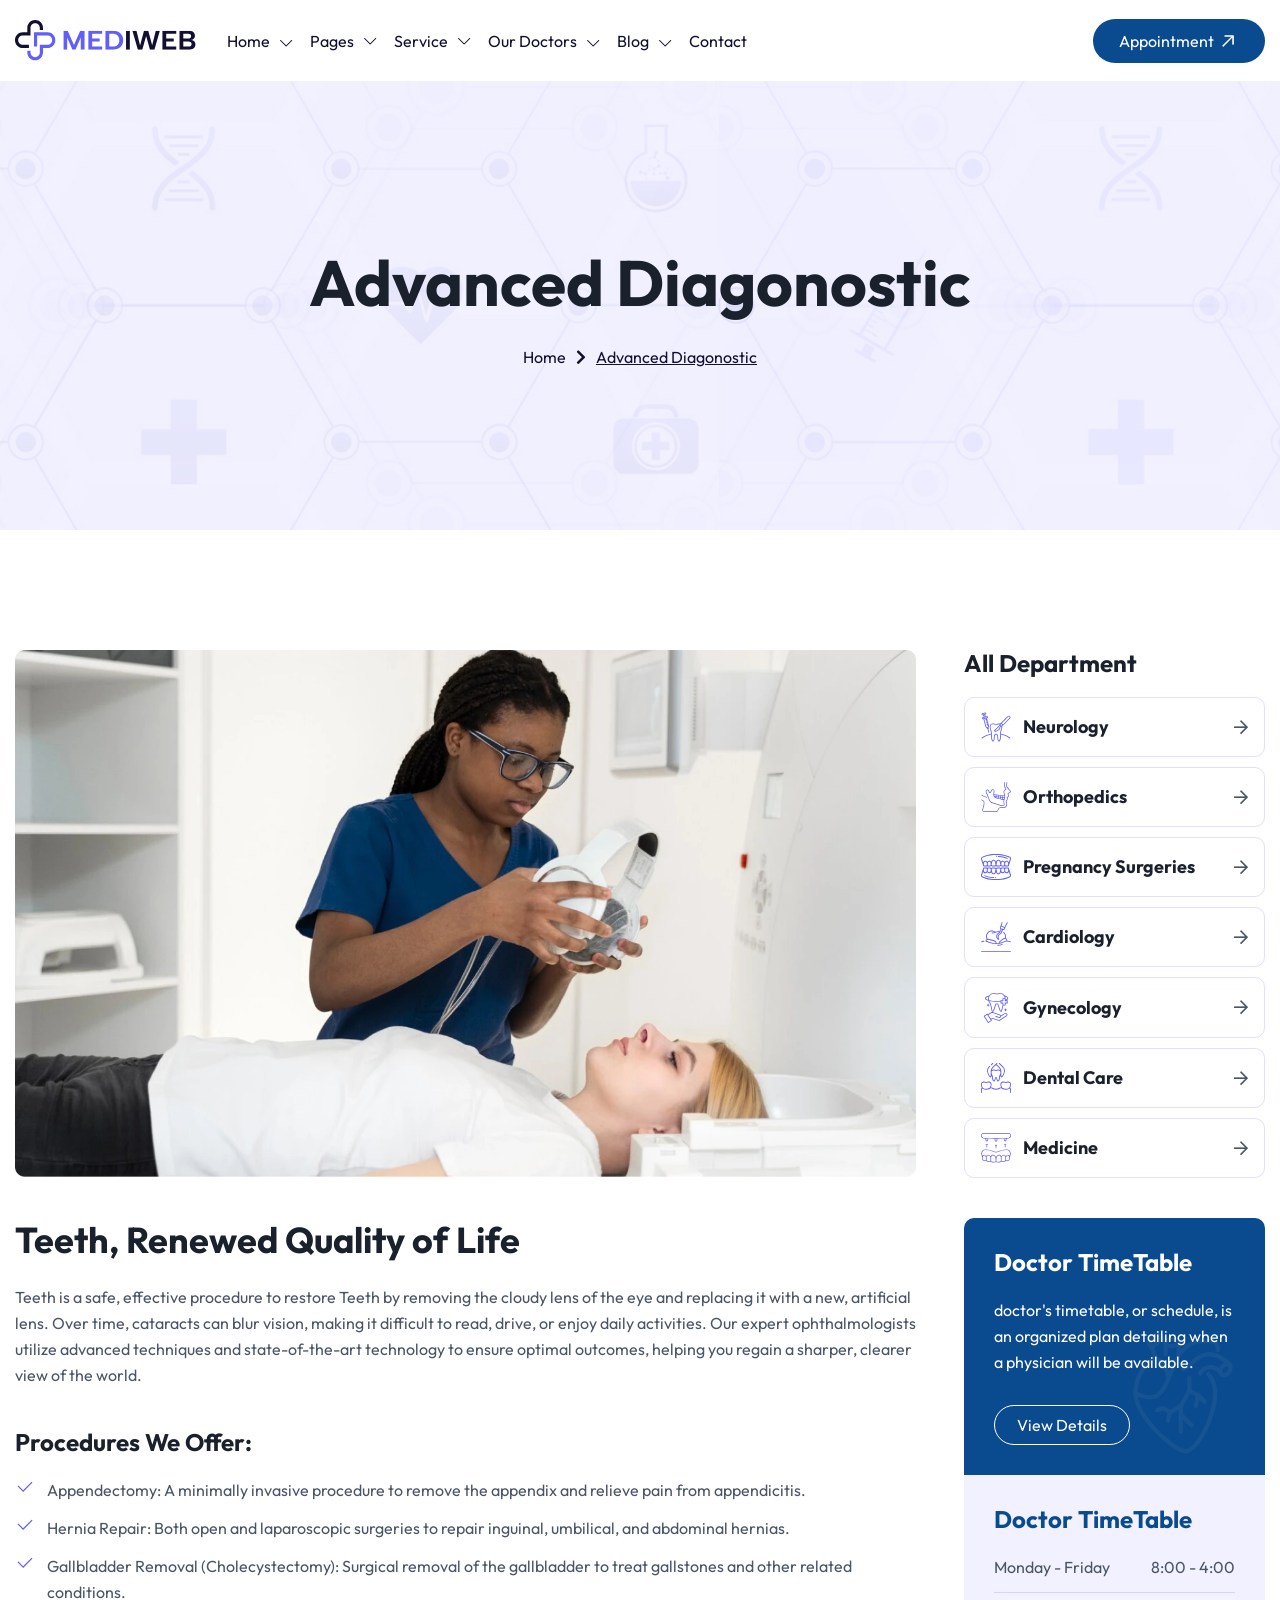
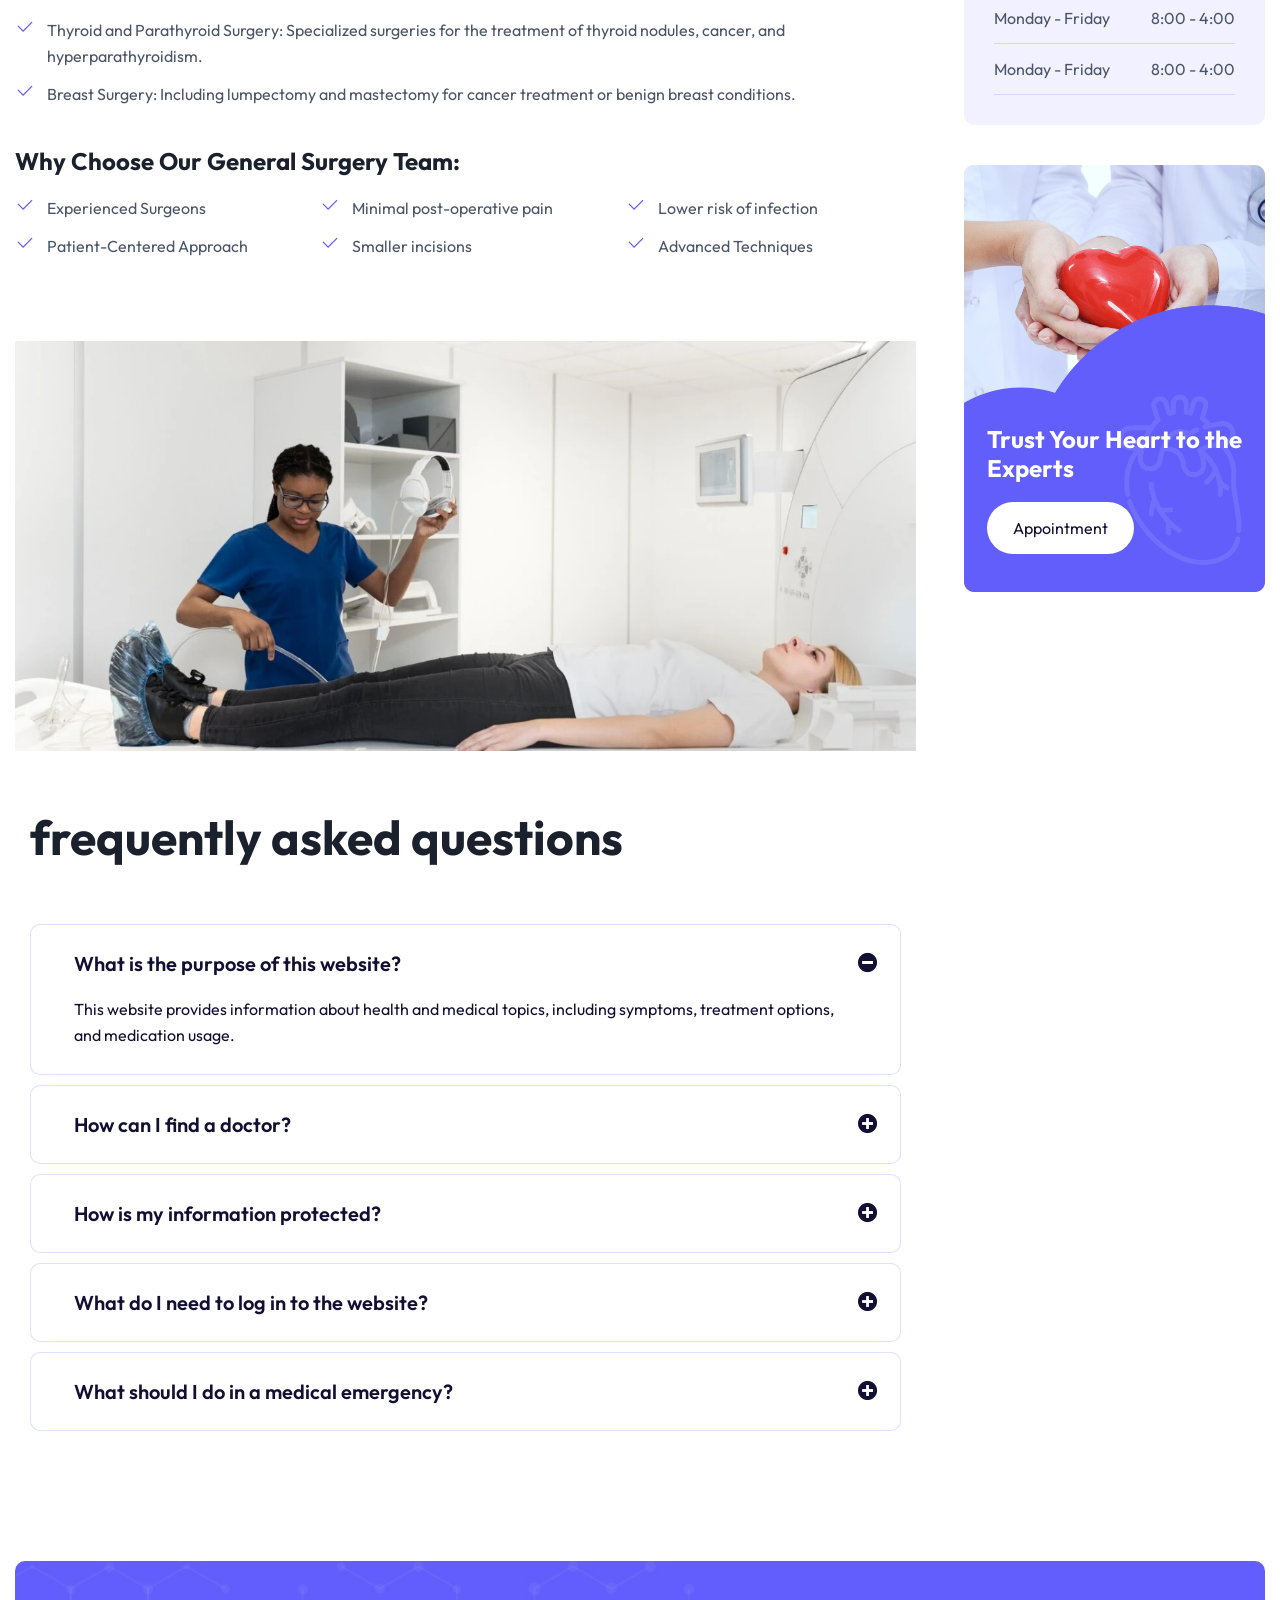
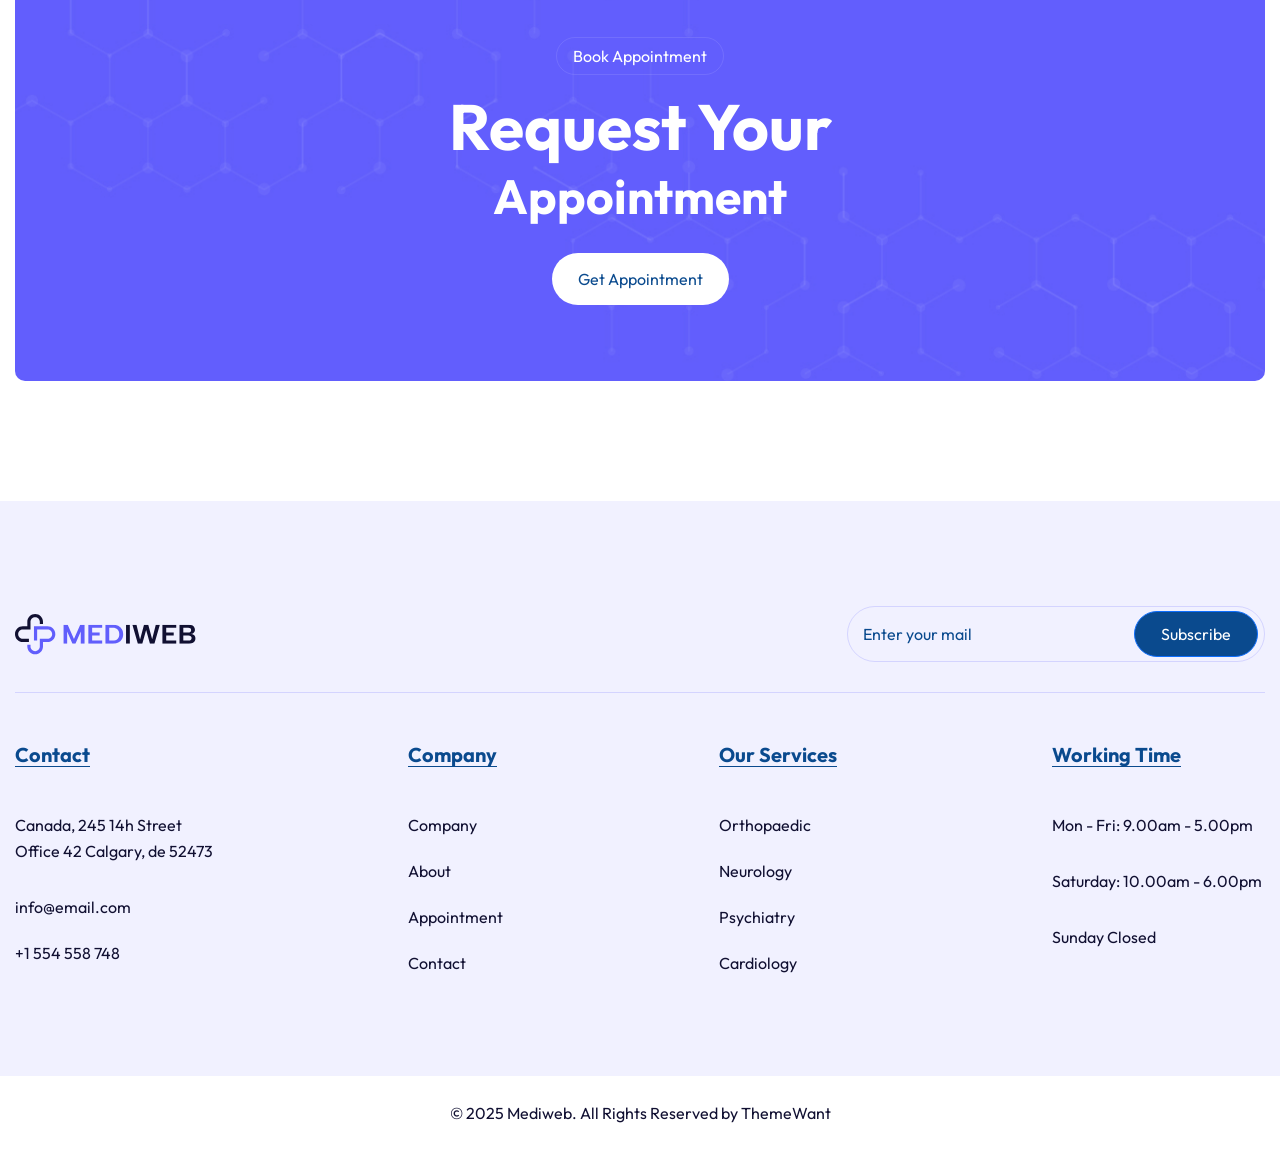
<file: advanced-diagonostic.html>
<!DOCTYPE html>
<html lang="en">

<head>
    <meta charset="UTF-8">
    <meta name="viewport" content="width=device-width, initial-scale=1.0">
    <link rel="shortcut icon" type="image/x-icon" href="assets/images/fav.png">
    <title>Medical & Health Care
        HTML Template</title>
    <meta name="description" content="Your trusted source for expert healthcare services and medical information. Providing personalized care, advanced treatments, and reliable health resources to help you achieve better health.">
    <link rel="stylesheet" href="assets/css/plugins/plugins.css">
    <link rel="stylesheet" href="assets/css/plugins/magnifying-popup.css">
    <link rel="stylesheet" href="assets/css/vendor/bootstrap.min.css">
    <link rel="stylesheet" href="assets/css/style.css">
</head>

<body>
    <!-- header area start -->
    <!-- header area start -->
    <header class="header-one  header--sticky">
        <div class="container">
            <div class="row">
                <div class="col-lg-12">
                    <div class="header-wrapper-1">
                        <div class="logo-area-start">
                            <a href="index.html" class="logo">
                                <img src="assets/images/logo/logo.svg" alt="logo_area">
                            </a>
                            <div class="nav-area">
                                <ul class="">
                                    <li class="has-dropdown main-nav">
                                        <a href="#">Home</a>
                                        <ul class="submenu parent-nav">
                                            <li><a href="index.html">Hospital Home</a></li>
                                            <li><a href="index-two.html">Medical Consulting</a></li>
                                            <li><a href="index-three.html">Medical Center</a></li>
                                            <li><a href="index-four.html">Online Doctor</a></li>
                                            <li><a href="index-five.html">Dental Care</a></li>
                                            <li><a href="index-six.html">Health Care</a></li>
                                            <li><a href="index-seven.html">Gynecology</a></li>
                                            <li><a href="index-eight.html">Surgery</a></li>
                                            <li><a href="index-nine.html">Optics Consulting</a></li>
                                        </ul>
                                    </li>

                                    <li class="main-nav has-dropdown mega-menu">
                                        <a href="#">Pages</a>
                                        <div class="rts-mega-menu">
                                            <div class="wrapper">
                                                <div class="row g-0">
                                                    <div class="col-lg-3">
                                                        <ul class="mega-menu-item parent-nav">
                                                            <li><a href="about.html">About</a></li>
                                                            <li><a href="doctors-one.html">Our Doctors</a></li>
                                                            <li><a href="doctors-two.html">Our Doctors v2</a></li>
                                                            <li><a href="doctor-details.html">Doctors Details</a></li>
                                                        </ul>
                                                    </div>
                                                    <div class="col-lg-3">
                                                        <ul class="mega-menu-item parent-nav">
                                                            <li><a href="shedule.html">Doctors Shedule</a></li>
                                                            <li><a href="appoinment.html">Appoinment</a></li>
                                                            <li><a href="procedures.html">Procedures</a></li>
                                                            <li><a href="health-package.html">Health Packages</a></li>

                                                        </ul>
                                                    </div>
                                                    <div class="col-lg-3">
                                                        <ul class="mega-menu-item parent-nav">
                                                            <li><a href="international-patient.html">International Patient</a></li>
                                                            <li><a href="portfolio.html">Portfolio</a></li>
                                                            <li><a href="portfolio-details.html">Portfolio Details</a></li>
                                                            <li><a href="faq.html">FAQ's</a></li>

                                                        </ul>
                                                    </div>
                                                    <div class="col-lg-3">
                                                        <ul class="mega-menu-item parent-nav">
                                                            <li><a href="doctors-one.html">Our Doctors</a></li>
                                                            <li><a href="pricing.html">Pricing Plan</a></li>
                                                            <li><a href="before-after.html">Before After</a></li>
                                                            <li><a href="contactus.html">Contact Us</a></li>

                                                        </ul>
                                                    </div>

                                                </div>
                                            </div>
                                        </div>
                                    </li>
                                    <li class="main-nav has-dropdown mega-menu">
                                        <a href="#">Service</a>
                                        <div class="rts-mega-menu with-add">
                                            <div class="wrapper">
                                                <div class="row g-0">
                                                    <div class="col-lg-9">
                                                        <div class="menu-add-top-area">
                                                            <h5 class="title">Our Treatments</h5>
                                                        </div>
                                                        <div class="row pl--30 pt--30">
                                                            <div class="col-lg-3">
                                                                <ul class="mega-menu-item">
                                                                    <li>
                                                                        <a href="advanced-diagonostic.html">
                                                                            <img src="assets/images/service/42.svg" alt="service">Advanced
                                                                            Diagnostic</a>
                                                                    </li>
                                                                    <li>
                                                                        <a href="personalized.html">
                                                                            <img src="assets/images/service/43.svg" alt="service">Personalized</a>
                                                                    </li>
                                                                    <li>
                                                                        <a href="high-risk-pregnency.html">
                                                                            <img src="assets/images/service/44.svg" alt="service">High Risk
                                                                            Pregnancy</a>
                                                                    </li>
                                                                    <li>
                                                                        <a href="nutritional.html">
                                                                            <img src="assets/images/service/45.svg" alt="service">Nutritional</a>
                                                                    </li>
                                                                </ul>
                                                            </div>
                                                            <div class="col-lg-3">
                                                                <ul class="mega-menu-item">
                                                                    <li>
                                                                        <a href="comprehensive.html">
                                                                            <img src="assets/images/service/46.svg" alt="service">Comprehensive
                                                                        </a>
                                                                    </li>
                                                                    <li>
                                                                        <a href="pain-management.html">
                                                                            <img src="assets/images/service/47.svg" alt="service">Pain Management
                                                                        </a>
                                                                    </li>
                                                                    <li>
                                                                        <a href="vaccination.html">
                                                                            <img src="assets/images/service/48.svg" alt="service">Vaccination</a>
                                                                    </li>
                                                                    <li>
                                                                        <a href="comprehensive.html">
                                                                            <img src="assets/images/service/49.svg" alt="service">24/7 Support</a>
                                                                    </li>
                                                                </ul>
                                                            </div>
                                                            <div class="col-lg-3">
                                                                <!-- <div class="thumbnail">
                                        <img src="assets/images/service/15.webp" alt="">
                                    </div> -->
                                                                <hr class="mid-hr">
                                                            </div>
                                                            <div class="col-lg-3">
                                                                <ul class="mega-menu-item">
                                                                    <li>
                                                                        <a href="comprehensive.html">
                                                                            <img src="assets/images/service/10.svg" alt="service">Service</a>
                                                                    </li>
                                                                    <li>
                                                                        <a href="service-details-optics.html">
                                                                            <img src="assets/images/service/10.svg" alt="service">Service
                                                                            Details</a>
                                                                    </li>
                                                                    <li>
                                                                        <a href="service-details-2.html">
                                                                            <img src="assets/images/service/10.svg" alt="service">Service
                                                                            Details v2</a>
                                                                    </li>
                                                                    <li>
                                                                        <a href="service-details-3.html">
                                                                            <img src="assets/images/service/10.svg" alt="service">Service
                                                                            Details v3</a>
                                                                    </li>
                                                                </ul>
                                                            </div>
                                                        </div>
                                                    </div>
                                                    <div class="col-lg-3">
                                                        <div class="menu-right-add">
                                                            <img src="assets/images/menu/05.webp" alt="">
                                                            <div class="absolute-image">
                                                                <img src="assets/images/menu/02.webp" alt="">
                                                                <div class="inner-content">
                                                                    <h3 class="title">
                                                                        Trust Your Heart to <br> The Experts
                                                                    </h3>
                                                                    <a href="appoinment.html" class="rts-btn btn-primary">Appointment</a>
                                                                </div>
                                                            </div>
                                                        </div>
                                                    </div>
                                                </div>
                                            </div>
                                        </div>
                                    </li>
                                    <li class="main-nav has-dropdown">
                                        <a href="doctors-one.html">Our Doctors</a>
                                        <ul class="submenu parent-nav">
                                            <li><a href="doctors-one.html">Our Doctors</a></li>
                                            <li><a href="doctors-two.html">Our Doctors v2</a></li>
                                            <li><a href="doctor-details.html">Doctors Details</a></li>
                                        </ul>
                                    </li>
                                    <li class="main-nav has-dropdown">
                                        <a href="#">Blog</a>
                                        <ul class="submenu parent-nav">
                                            <li><a href="blog.html">Blog Grid</a></li>
                                            <li><a href="blog-list.html">Blog List</a></li>
                                            <li><a href="blog-details.html">Blog Details</a></li>
                                        </ul>
                                    </li>
                                    <li class="main-nav"><a href="contactus.html">Contact</a></li>
                                </ul>
                            </div>
                        </div>
                        <div class="header-right">
                            <a href="appoinment.html" class="rts-btn btn-primary">Appointment <img src="assets/images/banner/icons/arrow--up-right.svg" alt=""></a>
                            <div class="menu-btn" id="menu-btn">
                                <svg width="20" height="16" viewBox="0 0 20 16" fill="none" xmlns="http://www.w3.org/2000/svg">
                                    <rect y="14" width="20" height="2" fill="#1F1F25"></rect>
                                    <rect y="7" width="20" height="2" fill="#1F1F25"></rect>
                                    <rect width="20" height="2" fill="#1F1F25"></rect>
                                </svg>
                            </div>
                        </div>
                    </div>
                </div>
            </div>
        </div>
    </header>
    <!-- header area end -->
    <!-- header area end -->

    <!-- rts breadcrumb area start -->
    <div class="rts-breadcrumb-area bg_image rts-section-gap">
        <div class="container ptb--40">
            <div class="row">
                <div class="breadcrumb-area-wrapper">
                    <h1 class="title">Advanced Diagonostic</h1>
                    <div class="nav-bread-crumb">
                        <a href="/">Home</a>
                        <i class="fa-solid fa-chevron-right"></i>
                        <a href="#" class="current">Advanced Diagonostic</a>
                    </div>
                </div>
            </div>
        </div>
    </div>
    <!-- rts breadcrumb area end -->


    <!-- service details area start -->
    <div class="service-details-surgery rts-section-gap">
        <div class="container">
            <div class="row">
                <div class="col-lg-9 pr--40 pr_md--10 pr_sm--15">
                    <div class="service-details-surgery-main">
                        <div class="thumbnail">
                            <img src="assets/images/service/39.webp" alt="service">
                        </div>
                        <h2 class="title">Teeth, Renewed Quality of Life</h2>
                        <p class="disc">
                            Teeth is a safe, effective procedure to restore Teeth by removing the
                            cloudy lens of the eye and replacing it with a new, artificial lens. Over time, cataracts
                            can blur vision, making it difficult to read, drive, or enjoy daily activities. Our expert
                            ophthalmologists utilize advanced techniques and state-of-the-art technology to ensure
                            optimal outcomes, helping you regain a sharper, clearer view of the world.
                        </p>
                        <h5 class="title">Procedures We Offer:</h5>
                        <div class="check-area-service-details">
                            <div class="single-check">
                                <img src="assets/images/service/icon/16.svg" alt="">
                                <p>Appendectomy: A minimally invasive procedure to remove the appendix and relieve pain
                                    from appendicitis.</p>
                            </div>
                            <div class="single-check">
                                <img src="assets/images/service/icon/16.svg" alt="">
                                <p>Hernia Repair: Both open and laparoscopic surgeries to repair inguinal, umbilical,
                                    and abdominal hernias.</p>
                            </div>
                            <div class="single-check">
                                <img src="assets/images/service/icon/16.svg" alt="">
                                <p>Gallbladder Removal (Cholecystectomy): Surgical removal of the gallbladder to treat
                                    gallstones and other related conditions.</p>
                            </div>
                            <div class="single-check">
                                <img src="assets/images/service/icon/16.svg" alt="">
                                <p>Thyroid and Parathyroid Surgery: Specialized surgeries for the treatment of thyroid
                                    nodules, cancer, and hyperparathyroidism.</p>
                            </div>
                            <div class="single-check">
                                <img src="assets/images/service/icon/16.svg" alt="">
                                <p>Breast Surgery: Including lumpectomy and mastectomy for cancer treatment or benign
                                    breast conditions.</p>
                            </div>
                        </div>
                        <h5 class="title mt--40">Why Choose Our General Surgery Team:</h5>
                        <div class="row">
                            <div class="col-lg-4">
                                <div class="check-area-service-details">
                                    <div class="single-check">
                                        <img src="assets/images/service/icon/16.svg" alt="">
                                        <p>Experienced Surgeons</p>
                                    </div>
                                    <div class="single-check">
                                        <img src="assets/images/service/icon/16.svg" alt="">
                                        <p>Patient-Centered Approach</p>
                                    </div>
                                </div>
                            </div>
                            <div class="col-lg-4">
                                <div class="check-area-service-details">
                                    <div class="single-check">
                                        <img src="assets/images/service/icon/16.svg" alt="">
                                        <p>Minimal post-operative pain</p>
                                    </div>
                                    <div class="single-check">
                                        <img src="assets/images/service/icon/16.svg" alt="">
                                        <p>Smaller incisions</p>
                                    </div>
                                </div>
                            </div>
                            <div class="col-lg-4">
                                <div class="check-area-service-details">
                                    <div class="single-check">
                                        <img src="assets/images/service/icon/16.svg" alt="">
                                        <p>Lower risk of infection</p>
                                    </div>
                                    <div class="single-check">
                                        <img src="assets/images/service/icon/16.svg" alt="">
                                        <p>Advanced Techniques</p>
                                    </div>
                                </div>
                            </div>
                        </div>
                        <div class="row mt--40 g-5">
                            <div class="col-lg-12">
                                <div class="thumbnail">
                                    <img src="assets/images/service/40.webp" alt="service">
                                </div>
                            </div>
                        </div>
                    </div>
                    <!-- rts faq area start -->
                    <div class="rts-faq-area pt--60">
                        <div class="container">
                            <div class="row">
                                <div class="col-gl-12">
                                    <div class="container-wrapper-faq">
                                        <div class="title-six-start">
                                            <h2 class="title">
                                                frequently asked questions
                                            </h2>
                                        </div>
                                        <div class="accordion mt--60" id="accordionExample">
                                            <div class="accordion-item">
                                                <h2 class="accordion-header">
                                                    <button class="accordion-button" type="button" data-bs-toggle="collapse" data-bs-target="#collapseOne" aria-expanded="true" aria-controls="collapseOne">
                                                        What is the purpose of this website?
                                                    </button>
                                                </h2>
                                                <div id="collapseOne" class="accordion-collapse collapse show" data-bs-parent="#accordionExample">
                                                    <div class="accordion-body">
                                                        This website provides information about health and medical
                                                        topics, including
                                                        symptoms, treatment options, and medication usage.
                                                    </div>
                                                </div>
                                            </div>
                                            <div class="accordion-item">
                                                <h2 class="accordion-header">
                                                    <button class="accordion-button collapsed" type="button" data-bs-toggle="collapse" data-bs-target="#collapseTwo" aria-expanded="false" aria-controls="collapseTwo">
                                                        How can I find a doctor?
                                                    </button>
                                                </h2>
                                                <div id="collapseTwo" class="accordion-collapse collapse" data-bs-parent="#accordionExample">
                                                    <div class="accordion-body">
                                                        This website provides information about health and medical
                                                        topics, including
                                                        symptoms, treatment options, and medication usage.
                                                    </div>
                                                </div>
                                            </div>
                                            <div class="accordion-item">
                                                <h2 class="accordion-header">
                                                    <button class="accordion-button collapsed" type="button" data-bs-toggle="collapse" data-bs-target="#collapseThree" aria-expanded="false" aria-controls="collapseThree">
                                                        How is my information protected?
                                                    </button>
                                                </h2>
                                                <div id="collapseThree" class="accordion-collapse collapse" data-bs-parent="#accordionExample">
                                                    <div class="accordion-body">
                                                        This website provides information about health and medical
                                                        topics, including
                                                        symptoms, treatment options, and medication usage.
                                                    </div>
                                                </div>
                                            </div>
                                            <div class="accordion-item">
                                                <h2 class="accordion-header">
                                                    <button class="accordion-button collapsed" type="button" data-bs-toggle="collapse" data-bs-target="#collapseFour" aria-expanded="false" aria-controls="collapseFour">
                                                        What do I need to log in to the website?
                                                    </button>
                                                </h2>
                                                <div id="collapseFour" class="accordion-collapse collapse" data-bs-parent="#accordionExample">
                                                    <div class="accordion-body">
                                                        This website provides information about health and medical
                                                        topics, including
                                                        symptoms, treatment options, and medication usage.
                                                    </div>
                                                </div>
                                            </div>
                                            <div class="accordion-item">
                                                <h2 class="accordion-header">
                                                    <button class="accordion-button collapsed" type="button" data-bs-toggle="collapse" data-bs-target="#collapseFive" aria-expanded="false" aria-controls="collapseFive">
                                                        What should I do in a medical emergency?
                                                    </button>
                                                </h2>
                                                <div id="collapseFive" class="accordion-collapse collapse" data-bs-parent="#accordionExample">
                                                    <div class="accordion-body">
                                                        This website provides information about health and medical
                                                        topics, including
                                                        symptoms, treatment options, and medication usage.
                                                    </div>
                                                </div>
                                            </div>
                                        </div>
                                    </div>
                                </div>
                            </div>
                        </div>
                    </div>
                    <!-- rts faq area end -->
                </div>
                <div class="col-lg-3">
                    <div class="single-rightsidebar-single">
                        <h2 class="title">
                            All Department
                        </h2>
                        <a href="#" class="single-department-service-wrapper">
                            <div class="left-side">
                                <div class="icon">
                                    <img src="assets/images/service/35.svg" alt="service">
                                </div>
                                <h4 class="title">Neurology</h4>
                            </div>
                            <i class="fa-regular fa-arrow-right"></i>
                        </a>
                        <a href="#" class="single-department-service-wrapper">
                            <div class="left-side">
                                <div class="icon">
                                    <img src="assets/images/service/36.svg" alt="service">
                                </div>
                                <h4 class="title">Orthopedics</h4>
                            </div>
                            <i class="fa-regular fa-arrow-right"></i>
                        </a>
                        <a href="#" class="single-department-service-wrapper">
                            <div class="left-side">
                                <div class="icon">
                                    <img src="assets/images/service/37.svg" alt="service">
                                </div>
                                <h4 class="title">Pregnancy Surgeries</h4>
                            </div>
                            <i class="fa-regular fa-arrow-right"></i>
                        </a>
                        <a href="#" class="single-department-service-wrapper">
                            <div class="left-side">
                                <div class="icon">
                                    <img src="assets/images/service/38.svg" alt="service">
                                </div>
                                <h4 class="title">Cardiology</h4>
                            </div>
                            <i class="fa-regular fa-arrow-right"></i>
                        </a>
                        <a href="#" class="single-department-service-wrapper">
                            <div class="left-side">
                                <div class="icon">
                                    <img src="assets/images/service/39.svg" alt="service">
                                </div>
                                <h4 class="title">Gynecology</h4>
                            </div>
                            <i class="fa-regular fa-arrow-right"></i>
                        </a>
                        <a href="#" class="single-department-service-wrapper">
                            <div class="left-side">
                                <div class="icon">
                                    <img src="assets/images/service/40.svg" alt="service">
                                </div>
                                <h4 class="title">Dental Care</h4>
                            </div>
                            <i class="fa-regular fa-arrow-right"></i>
                        </a>
                        <a href="#" class="single-department-service-wrapper">
                            <div class="left-side">
                                <div class="icon">
                                    <img src="assets/images/service/41.svg" alt="service">
                                </div>
                                <h4 class="title">Medicine</h4>
                            </div>
                            <i class="fa-regular fa-arrow-right"></i>
                        </a>
                    </div>
                    <div class="single-rightsidebar-single">
                        <div class="doctor-title-table">
                            <div class="top">
                                <h5 class="title">Doctor TimeTable</h5>
                                <p class="disc">
                                    doctor's timetable, or schedule, is an organized plan detailing when a physician
                                    will be available.
                                </p>
                                <a href="#" class="rts-btn btn-primary btn-border">View Details</a>
                                <img class="move-down" src="assets/images/service/icon/11.png" alt="">
                            </div>
                            <div class="bottom">
                                <h5 class="title">
                                    Doctor TimeTable
                                </h5>
                                <div class="single-table pt--0">
                                    <span>Monday - Friday</span>
                                    <span>8:00 - 4:00</span>
                                </div>
                                <div class="single-table">
                                    <span>Monday - Friday</span>
                                    <span>8:00 - 4:00</span>
                                </div>
                                <div class="single-table">
                                    <span>Monday - Friday</span>
                                    <span>8:00 - 4:00</span>
                                </div>
                            </div>
                        </div>
                    </div>
                    <div class="single-rightsidebar-single">
                        <div class="thumbnail-image-right-cardio">
                            <img src="assets/images/service/14.png" alt="service">

                            <div class="inner">
                                <h3 class="title">
                                    Trust Your Heart to the Experts
                                </h3>
                                <a href="#" class="rts-btn btn-primary btn-white">Appointment</a>
                            </div>
                        </div>
                    </div>
                </div>
            </div>
        </div>
    </div>
    <!-- service details area end -->


    <div class="request-appoinment-area rts-section-gapBottom">
        <div class="container">
            <div class="row">
                <div class="col-lg-12">
                    <div class="request-appoinemnt-area-main-wrapper bg_image rts-section-gap">
                        <span class="pre">Book Appointment</span>
                        <h2 class="title">
                            Request Your <br>
                            <span>Appointment</span>
                        </h2>
                        <a href="#" class="rts-btn btn-primary">Get Appointment</a>
                    </div>
                </div>
            </div>
        </div>
    </div>



    <!-- header area start -->
    <!-- rts footer area start -->
    <div class="rts-footer-area footer-two  pt--105 pt_sm--60">
        <div class="container">
            <div class="row">
                <div class="col-lg-12">
                    <!-- subscribe area start -->
                    <div class="subscribe-area-start pb--30">
                        <a href="#" class="logo">
                            <img src="assets/images/logo/logo-3.svg" alt="logo">
                        </a>
                        <!-- subscribe area start -->
                        <div class="subscribe-area">
                            <input type="text" placeholder="Enter your mail">
                            <button class="rts-btn btn-primary">Subscribe</button>
                        </div>
                        <!-- subscribe area end -->
                    </div>
                    <!-- subscribe area end -->
                </div>
                <div class="col-lg-12">
                    <div class="footer-wrapper-style-between">
                        <div class="single-wized">
                            <h6 class="title">Contact</h6>
                            <div class="body">
                                <p class="location">
                                    Canada, 245 14h Street
                                    Office 42 Calgary, de 52473
                                </p>
                                <a href="#">info@email.com</a>
                                <a href="#">+1 554 558 748</a>
                            </div>
                        </div>
                        <div class="single-wized">
                            <h6 class="title">Company </h6>
                            <div class="body">
                                <ul class="nav-bottom">
                                    <li><a href="about.html">Company</a></li>
                                    <li><a href="about.html">About</a></li>
                                    <li><a href="appoinment.html">Appointment </a></li>
                                    <li><a href="contactus.html">Contact</a></li>
                                </ul>
                            </div>
                        </div>
                        <div class="single-wized">
                            <h6 class="title">Our Services</h6>
                            <div class="body">
                                <ul class="nav-bottom">
                                    <li><a href="service-details.html">Orthopaedic</a></li>
                                    <li><a href="service-details.html">Neurology</a></li>
                                    <li><a href="service-details.html">Psychiatry </a></li>
                                    <li><a href="service-details.html">Cardiology</a></li>
                                </ul>
                            </div>
                        </div>
                        <div class="single-wized">
                            <h6 class="title">Working Time</h6>
                            <div class="body">
                                <p class="location">
                                    Mon - Fri: 9.00am - 5.00pm
                                </p>
                                <p class="location">
                                    Saturday: 10.00am - 6.00pm
                                </p>
                                <p class="location">
                                    Sunday Closed
                                </p>

                            </div>
                        </div>
                    </div>
                </div>
            </div>
        </div>
    </div>
    <div class="copyright-area two">
        <div class="container">
            <div class="row">
                <div class="col-lg-12">
                    <div class="copyright-area-inner">
                        <p>© 2025 Mediweb. All Rights Reserved by <a target="_blank" href="https://themeforest.net/user/themewant">ThemeWant</a></p>
                    </div>
                </div>
            </div>
        </div>
    </div>
    <!-- rts footer area end -->
    <!-- header area end -->



    <!-- header style two -->
    <div id="side-bar" class="side-bar header-two">
        <button class="close-icon-menu"><i class="far fa-times"></i></button>
        <!-- mobile menu area start -->
        <div class="mobile-menu-main">
            <nav class="nav-main mainmenu-nav mt--30">
                <ul class="mainmenu metismenu" id="mobile-menu-active">
                    <li class="has-droupdown">
                        <a href="#" class="main">Home</a>
                        <ul class="submenu mm-collapse">
                            <li><a class="mobile-menu-link" href="index.html">Main Home</a></li>
                            <li><a class="mobile-menu-link" href="index-two.html">Home Two</a></li>
                            <li><a class="mobile-menu-link" href="index-three.html">Home Three</a></li>
                            <li><a class="mobile-menu-link" href="index-four.html">Home Four</a></li>
                            <li><a class="mobile-menu-link" href="index-five.html">Home Five</a></li>
                            <li><a class="mobile-menu-link" href="index-six.html">Home Six</a></li>
                            <li><a class="mobile-menu-link" href="index-seven.html">Home Seven</a></li>
                            <li><a class="mobile-menu-link" href="index-eight.html">Home Eight</a></li>
                            <li><a class="mobile-menu-link" href="index-nine.html">Home Nine</a></li>
                        </ul>
                    </li>
                    <li class="has-droupdown">
                        <a href="#" class="main">Pages</a>
                        <ul class="submenu mm-collapse">
                            <li class="main-nav"><a href="about.html">About</a></li>
                            <li><a class="mobile-menu-link" href="doctors-one.html">Our Doctors</a></li>
                            <li><a class="mobile-menu-link" href="doctors-two.html">Our Doctors v2</a></li>
                            <li><a class="mobile-menu-link" href="doctor-details.html">Doctors Details</a></li>
                            <li><a class="mobile-menu-link" href="appoinment.html">Appoinment</a></li>
                            <li><a class="mobile-menu-link" href="procedures.html">Procedures</a></li>
                            <li><a class="mobile-menu-link" href="portfolio.html">Portfolio</a></li>
                            <li><a class="mobile-menu-link" href="portfolio-details.html">Portfolio Details</a></li>
                            <li><a class="mobile-menu-link" href="faq.html">FAQ's</a></li>
                            <li><a class="mobile-menu-link" href="shedule.html">Docot Shedule</a></li>
                            <li><a class="mobile-menu-link" href="pricing.html">Pricing Plane</a></li>
                            <li><a class="mobile-menu-link" href="before-after.html">Before After</a></li>
                            <li><a class="mobile-menu-link" href="contactus.html">Contact Us</a></li>
                        </ul>
                    </li>
                    <li class="has-droupdown">
                        <a href="#" class="main">Service</a>
                        <ul class="submenu mm-collapse">
                            <li><a href="service.html">Service</a></li>
                            <li><a href="service-details.html">Service Details</a></li>
                            <li><a href="service-details-2.html">Service Details v2</a></li>
                            <li><a href="service-details-3.html">Service Details v3</a></li>
                        </ul>
                    </li>
                    <li class="has-droupdown">
                        <a href="#" class="main">Blog</a>
                        <ul class="submenu mm-collapse">
                            <li><a class="mobile-menu-link" href="blog.html">Blog Post</a></li>
                            <li><a class="mobile-menu-link" href="blog-list.html">Blog Post</a></li>
                            <li><a class="mobile-menu-link" href="blog-details.html">Blog Details</a></li>
                        </ul>
                    </li>
                    <li><a href="contactus.html" class="main">Contact</a></li>
                </ul>
            </nav>

            <div class="rts-social-style-one pl--20 mt--50">
                <ul>
                    <li>
                        <a href="#">
                            <i class="fa-brands fa-facebook-f"></i>
                        </a>
                    </li>
                    <li>
                        <a href="#">
                            <i class="fa-brands fa-twitter"></i>
                        </a>
                    </li>
                    <li>
                        <a href="#">
                            <i class="fa-brands fa-youtube"></i>
                        </a>
                    </li>
                    <li>
                        <a href="#">
                            <i class="fa-brands fa-linkedin-in"></i>
                        </a>
                    </li>
                </ul>
            </div>
        </div>
        <!-- mobile menu area end -->
    </div>
    <!-- header style two End -->
    <div class="loader-wrapper">
        <div class="loader">
        </div>
        <div class="loader-section section-left"></div>
        <div class="loader-section section-right"></div>
    </div>
    <div id="anywhere-home">
    </div>
    <!-- progress area start -->
    <div class="progress-wrap">
        <svg class="progress-circle svg-content" width="100%" height="100%" viewBox="-1 -1 102 102">
            <path d="M50,1 a49,49 0 0,1 0,98 a49,49 0 0,1 0,-98" style="transition: stroke-dashoffset 10ms linear 0s; stroke-dasharray: 307.919, 307.919; stroke-dashoffset: 307.919;">
            </path>
        </svg>
    </div>
    <!-- progress area end -->

    <script src="assets/js/plugins/jquery.js"></script>
    <script src="assets/js/plugins/jquery-ui.js"></script>
    <script src="assets/js/vendor/waw.js"></script>
    <script src="assets/js/plugins/swiper.js"></script>
    <script src="assets/js/plugins/metismenu.js"></script>
    <script src="assets/js/plugins/jarallax.js"></script>
    <script src="assets/js/plugins/smooth-scroll.js"></script>
    <script src="assets/js/plugins/magnifying-popup.js"></script>
    <script src="assets/js/vendor/bootstrap.min.js"></script>
    <!-- main js here -->
    <script src="assets/js/main.js"></script>
</body>

</html>
</file>
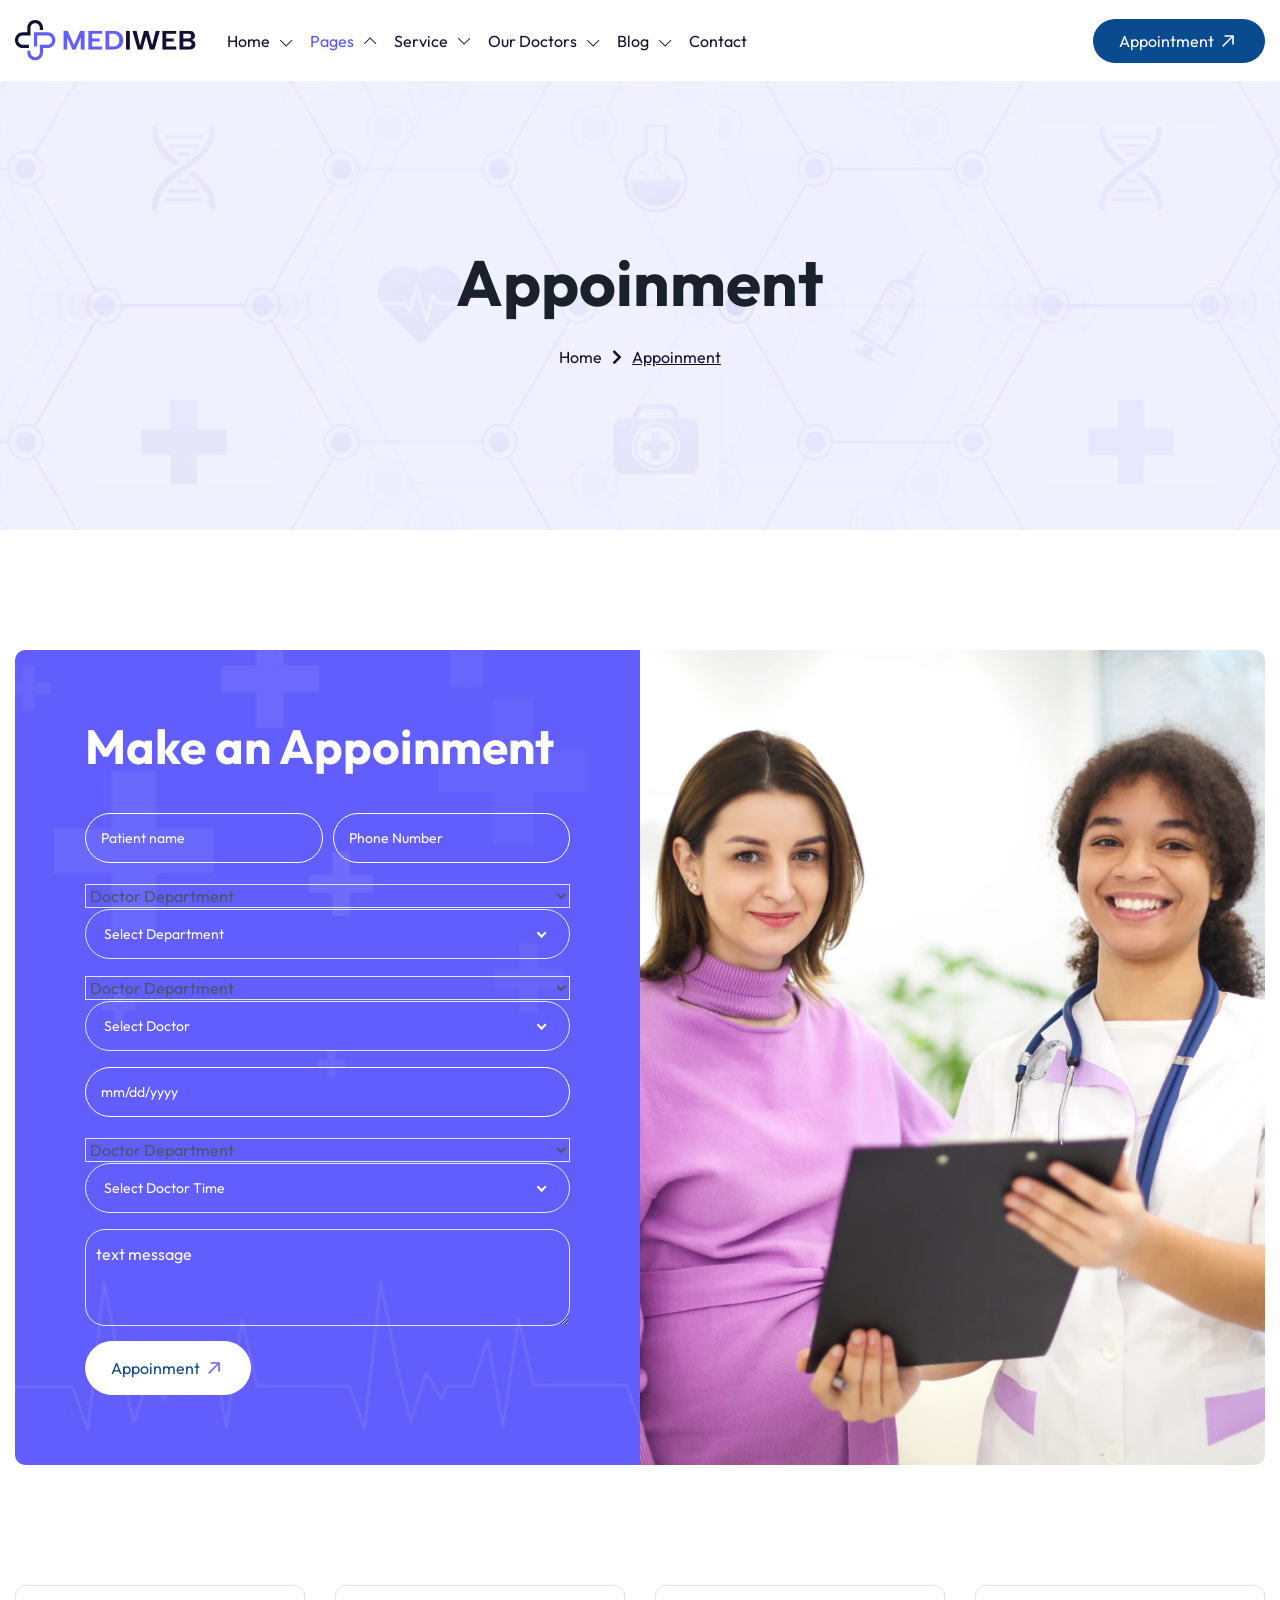
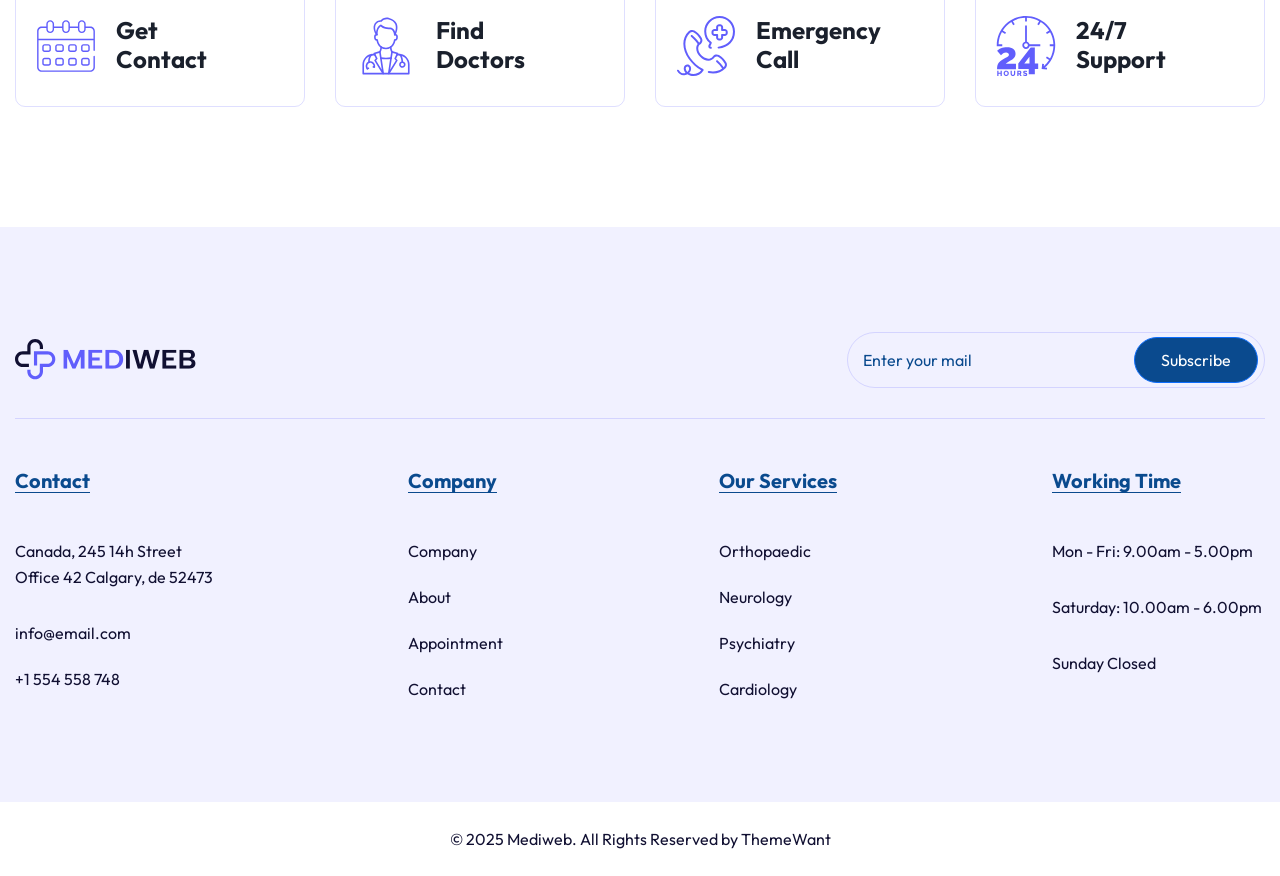
<file: appoinment.html>
<!DOCTYPE html>
<html lang="en">

<head>
    <meta charset="UTF-8">
    <meta name="viewport" content="width=device-width, initial-scale=1.0">
    <link rel="shortcut icon" type="image/x-icon" href="assets/images/fav.png">
    <title>Medical & Health Care
        HTML Template</title>
    <meta name="description" content="Your trusted source for expert healthcare services and medical information. Providing personalized care, advanced treatments, and reliable health resources to help you achieve better health.">
    <link rel="stylesheet" href="assets/css/plugins/plugins.css">
    <link rel="stylesheet" href="assets/css/plugins/magnifying-popup.css">
    <link rel="stylesheet" href="assets/css/vendor/bootstrap.min.css">
    <link rel="stylesheet" href="assets/css/style.css">
</head>

<body>
    <!-- header area start -->
    <!-- header area start -->
    <header class="header-one  header--sticky">
        <div class="container">
            <div class="row">
                <div class="col-lg-12">
                    <div class="header-wrapper-1">
                        <div class="logo-area-start">
                            <a href="index.html" class="logo">
                                <img src="assets/images/logo/logo.svg" alt="logo_area">
                            </a>
                            <div class="nav-area">
                                <ul class="">
                                    <li class="has-dropdown main-nav">
                                        <a href="#">Home</a>
                                        <ul class="submenu parent-nav">
                                            <li><a href="index.html">Hospital Home</a></li>
                                            <li><a href="index-two.html">Medical Consulting</a></li>
                                            <li><a href="index-three.html">Medical Center</a></li>
                                            <li><a href="index-four.html">Online Doctor</a></li>
                                            <li><a href="index-five.html">Dental Care</a></li>
                                            <li><a href="index-six.html">Health Care</a></li>
                                            <li><a href="index-seven.html">Gynecology</a></li>
                                            <li><a href="index-eight.html">Surgery</a></li>
                                            <li><a href="index-nine.html">Optics</a></li>
                                        </ul>
                                    </li>

                                    <li class="main-nav has-dropdown mega-menu">
                                        <a href="#">Pages</a>
                                        <div class="rts-mega-menu">
                                            <div class="wrapper">
                                                <div class="row g-0">
                                                    <div class="col-lg-3">
                                                        <ul class="mega-menu-item parent-nav">
                                                            <li><a href="about.html">About</a></li>
                                                            <li><a href="doctors-one.html">Our Doctors</a></li>
                                                            <li><a href="doctors-two.html">Our Doctors v2</a></li>
                                                            <li><a href="doctor-details.html">Doctors Details</a></li>
                                                        </ul>
                                                    </div>
                                                    <div class="col-lg-3">
                                                        <ul class="mega-menu-item parent-nav">
                                                            <li><a href="shedule.html">Doctors Shedule</a></li>
                                                            <li><a href="appoinment.html">Appoinment</a></li>
                                                            <li><a href="procedures.html">Procedures</a></li>
                                                            <li><a href="health-package.html">Health Packages</a></li>

                                                        </ul>
                                                    </div>
                                                    <div class="col-lg-3">
                                                        <ul class="mega-menu-item parent-nav">
                                                            <li><a href="international-patient.html">International Patient</a></li>
                                                            <li><a href="portfolio.html">Portfolio</a></li>
                                                            <li><a href="portfolio-details.html">Portfolio Details</a></li>
                                                            <li><a href="faq.html">FAQ's</a></li>

                                                        </ul>
                                                    </div>
                                                    <div class="col-lg-3">
                                                        <ul class="mega-menu-item parent-nav">
                                                            <li><a href="doctors-one.html">Our Doctors</a></li>
                                                            <li><a href="pricing.html">Pricing Plan</a></li>
                                                            <li><a href="before-after.html">Before After</a></li>
                                                            <li><a href="contactus.html">Contact Us</a></li>

                                                        </ul>
                                                    </div>

                                                </div>
                                            </div>
                                        </div>
                                    </li>
                                    <li class="main-nav has-dropdown mega-menu">
                                        <a href="#">Service</a>
                                        <div class="rts-mega-menu with-add">
                                            <div class="wrapper">
                                                <div class="row g-0">
                                                    <div class="col-lg-9">
                                                        <div class="menu-add-top-area">
                                                            <h5 class="title">Our Treatments</h5>
                                                        </div>
                                                        <div class="row pl--30 pt--30">
                                                            <div class="col-lg-3">
                                                                <ul class="mega-menu-item">
                                                                    <li>
                                                                        <a href="service-details.html">
                                                                            <img src="assets/images/service/09.svg" alt="service">Cardiology</a>
                                                                    </li>
                                                                    <li>
                                                                        <a href="service-details.html">
                                                                            <img src="assets/images/service/11.svg" alt="service">Dental Care</a>
                                                                    </li>
                                                                    <li>
                                                                        <a href="service-details.html">
                                                                            <img src="assets/images/service/10.svg" alt="service">Neurology</a>
                                                                    </li>
                                                                    <li>
                                                                        <a href="service-details.html">
                                                                            <img src="assets/images/service/12.svg" alt="service">Mental Health</a>
                                                                    </li>
                                                                </ul>
                                                            </div>
                                                            <div class="col-lg-3">
                                                                <ul class="mega-menu-item">
                                                                    <li>
                                                                        <a href="service-details.html">
                                                                            <img src="assets/images/service/14.svg" alt="service">Orthopedics</a>
                                                                    </li>
                                                                    <li>
                                                                        <a href="service-details.html">
                                                                            <img src="assets/images/service/13.svg" alt="service">Medicine</a>
                                                                    </li>
                                                                    <li>
                                                                        <a href="service-details.html">
                                                                            <img src="assets/images/service/15.svg" alt="service">Comprehensive</a>
                                                                    </li>
                                                                    <li>
                                                                        <a href="service-details.html">
                                                                            <img src="assets/images/service/16.svg" alt="service">Gynecology</a>
                                                                    </li>
                                                                </ul>
                                                            </div>
                                                            <div class="col-lg-3">
                                                                <ul class="mega-menu-item">
                                                                    <li>
                                                                        <a href="service-details.html">
                                                                            <img src="assets/images/service/24.svg" alt="service">Kidney
                                                                            Transplant</a>
                                                                    </li>
                                                                    <li>
                                                                        <a href="service-details.html">
                                                                            <img src="assets/images/service/25.svg" alt="service">Medicine</a>
                                                                    </li>
                                                                    <li>
                                                                        <a href="service-details.html">
                                                                            <img src="assets/images/service/26.svg" alt="service">Cancer Care</a>
                                                                    </li>
                                                                    <li>
                                                                        <a href="service-details.html">
                                                                            <img src="assets/images/service/27.svg" alt="service">Radiology</a>
                                                                    </li>
                                                                </ul>
                                                            </div>
                                                            <div class="col-lg-3">
                                                                <ul class="mega-menu-item">
                                                                    <li>
                                                                        <a href="service.html">
                                                                            <img src="assets/images/service/10.svg" alt="service">Service</a>
                                                                    </li>
                                                                    <li>
                                                                        <a href="service-details.html">
                                                                            <img src="assets/images/service/10.svg" alt="service">Service
                                                                            Details</a>
                                                                    </li>
                                                                    <li>
                                                                        <a href="service-details-2.html">
                                                                            <img src="assets/images/service/10.svg" alt="service">Service
                                                                            Details v2</a>
                                                                    </li>
                                                                    <li>
                                                                        <a href="service-details-3.html">
                                                                            <img src="assets/images/service/10.svg" alt="service">Service
                                                                            Details v3</a>
                                                                    </li>

                                                                </ul>
                                                            </div>
                                                        </div>
                                                    </div>
                                                    <div class="col-lg-3">
                                                        <div class="menu-right-add">
                                                            <img src="assets/images/menu/01.webp" alt="">
                                                            <div class="absolute-image">
                                                                <img src="assets/images/menu/02.webp" alt="">
                                                                <div class="inner-content">
                                                                    <h3 class="title">
                                                                        Trust Your Heart to <br> The Experts
                                                                    </h3>
                                                                    <a href="appoinment.html" class="rts-btn btn-primary">Appointment</a>
                                                                </div>
                                                            </div>
                                                        </div>
                                                    </div>
                                                </div>
                                            </div>
                                        </div>
                                    </li>
                                    <li class="main-nav has-dropdown">
                                        <a href="doctors-one.html">Our Doctors</a>
                                        <ul class="submenu parent-nav">
                                            <li><a href="doctors-one.html">Our Doctors</a></li>
                                            <li><a href="doctors-two.html">Our Doctors v2</a></li>
                                            <li><a href="doctor-details.html">Doctors Details</a></li>
                                        </ul>
                                    </li>
                                    <li class="main-nav has-dropdown">
                                        <a href="#">Blog</a>
                                        <ul class="submenu parent-nav">
                                            <li><a href="blog.html">Blog Grid</a></li>
                                            <li><a href="blog-list.html">Blog List</a></li>
                                            <li><a href="blog-details.html">Blog Details</a></li>
                                        </ul>
                                    </li>
                                    <li class="main-nav"><a href="contactus.html">Contact</a></li>
                                </ul>
                            </div>
                        </div>
                        <div class="header-right">
                            <!-- <div class="cart-button">
                                <i class="fa-light fa-cart-shopping"></i>
                            </div> -->
                            <a href="appoinment.html" class="rts-btn btn-primary">Appointment <img src="assets/images/banner/icons/arrow--up-right.svg" alt=""></a>
                            <div class="menu-btn" id="menu-btn">
                                <svg width="20" height="16" viewBox="0 0 20 16" fill="none" xmlns="http://www.w3.org/2000/svg">
                                    <rect y="14" width="20" height="2" fill="#1F1F25"></rect>
                                    <rect y="7" width="20" height="2" fill="#1F1F25"></rect>
                                    <rect width="20" height="2" fill="#1F1F25"></rect>
                                </svg>
                            </div>
                        </div>
                    </div>
                </div>
            </div>
        </div>

    </header>
    <!-- header area end -->
    <!-- header area end -->

    <!-- rts breadcrumb area start -->
    <div class="rts-breadcrumb-area bg_image rts-section-gap">
        <div class="container ptb--40">
            <div class="row">
                <div class="breadcrumb-area-wrapper">
                    <h1 class="title">Appoinment</h1>
                    <div class="nav-bread-crumb">
                        <a href="/">Home</a>
                        <i class="fa-solid fa-chevron-right"></i>
                        <a href="#" class="current">Appoinment</a>
                    </div>
                </div>
            </div>
        </div>
    </div>
    <!-- rts breadcrumb area end -->


    <!-- book your consulting -->
    <div class="book-your-consulting rts-section-gap">
        <div class="container">
            <div class="row g-0">
                <div class="col-lg-6">
                    <div class="appoinment-area-main appoinment-page bg_image">
                        <h2 class="title mb--40">Make an Appoinment</h2>
                        <form action="#">
                            <div class="half-input-wrapper">
                                <input type="text" placeholder="Patient name">
                                <input type="text" placeholder="Phone Number">
                            </div>
                            <div class="search-input">
                                <select class="">
                                    <option data-display="Select Department">Doctor Department</option>
                                    <option value="1">Medicine</option>
                                    <option value="2">Cardiology</option>
                                    <option value="3">Operation</option>
                                </select>
                                <div class="nice-select custom-select one" style="flex-basis: 50%;" tabindex="0">
                                    <span class="current">Select Department</span>
                                    <ul class="list">
                                        <li data-value="Morning 10 AM" data-display="Morning 10 AM" class="option selected focus">Medicine</li>
                                        <li data-value="1" class="option">Sergary</li>
                                        <li data-value="2" class="option">Casualty</li>
                                        <li data-value="3" class="option">Cardiology </li>
                                    </ul>
                                </div>
                            </div>

                            <div class="search-input">
                                <select class="">
                                    <option data-display="Select Time">Doctor Department</option>
                                    <option value="1">Medicine</option>
                                    <option value="2">Cardiology</option>
                                    <option value="3">Operation</option>
                                </select>
                                <div class="nice-select custom-select one" style="flex-basis: 50%;" tabindex="0">
                                    <span class="current">Select Doctor</span>
                                    <ul class="list">
                                        <li data-value="Morning 10 AM" data-display="Morning 10 AM" class="option selected focus">Mr. Kadir</li>
                                        <li data-value="1" class="option">David John Lee</li>
                                        <li data-value="2" class="option">Mark John</li>
                                        <li data-value="3" class="option">Kapoor Sharma</li>
                                    </ul>
                                </div>
                            </div>
                            <div class="input-half-wrapper datepicker-wrapper">
                                <input type="text" id="datepicker" placeholder="mm/dd/yyyy">
                                <div class="search-input">
                                    <select class="">
                                        <option data-display="Select Time">Doctor Department</option>
                                        <option value="1">Medicine</option>
                                        <option value="2">Cardiology</option>
                                        <option value="3">Operation</option>
                                    </select>
                                    <div class="nice-select custom-select one" style="flex-basis: 50%;" tabindex="0">
                                        <span class="current">Select Doctor Time</span>
                                        <ul class="list">
                                            <li data-value="Morning 10 AM" data-display="Morning 10 AM" class="option selected focus">Morning 10 AM</li>
                                            <li data-value="1" class="option">Morning 11 AM</li>
                                            <li data-value="2" class="option">Morning 12 AM</li>
                                            <li data-value="3" class="option">Evening 5 PM</li>
                                        </ul>
                                    </div>
                                </div>
                            </div>
                            <textarea class="mb--15" name="#" id="textarea" placeholder="text message"></textarea>
                            <a href="#" class="rts-btn btn-primary">Appoinment <img src="assets/images/banner/icons/arrow--up-right.svg" alt=""></a>
                        </form>
                    </div>
                </div>
                <div class="col-lg-6">
                    <div class="thumbnail-appoinment wow move-right">
                        <img src="assets/images/appoinment/01.webp" alt="appoinment">
                    </div>
                </div>
            </div>
        </div>
    </div>
    <!-- book your consulting end -->

    <div class="short-service-area rts-section-gapBottom">
        <div class="container">
            <div class="row g-5">
                <div class="col-lg-3 col-md-4 col-sm-6 col-12 wow fadeInRight" data-wow-delay=".2s" data-wow-duration=".8s">
                    <a href="contactus.html" class="single-short-service">
                        <div class="icon">
                            <img src="assets/images/service/01.svg" alt="service">
                        </div>
                        <h5 class="title">
                            Get <br> Contact
                        </h5>
                    </a>
                </div>
                <div class="col-lg-3 col-md-4 col-sm-6 col-12 wow fadeInRight" data-wow-delay=".4s" data-wow-duration=".8s">
                    <a href="doctors-two.html" class="single-short-service">
                        <div class="icon">
                            <img src="assets/images/service/02.svg" alt="service">
                        </div>
                        <h5 class="title">
                            Find <br>
                            Doctors
                        </h5>
                    </a>
                </div>
                <div class="col-lg-3 col-md-4 col-sm-6 col-12 wow fadeInRight" data-wow-delay=".6s" data-wow-duration=".8s">
                    <a href="tel:+4733378901" class="single-short-service">
                        <div class="icon">
                            <img src="assets/images/service/03.svg" alt="service">
                        </div>
                        <h5 class="title">
                            Emergency <br>
                            Call
                        </h5>
                    </a>
                </div>
                <div class="col-lg-3 col-md-4 col-sm-6 col-12 wow fadeInRight" data-wow-delay=".8s" data-wow-duration=".8s">
                    <a href="#" class="single-short-service">
                        <div class="icon">
                            <img src="assets/images/service/04.svg" alt="service">
                        </div>
                        <h5 class="title">
                            24/7 <br>
                            Support
                        </h5>
                    </a>
                </div>
            </div>
        </div>
    </div>

    <!-- header area start -->
    <!-- rts footer area start -->
    <div class="rts-footer-area footer-two  pt--105 pt_sm--60">
        <div class="container">
            <div class="row">
                <div class="col-lg-12">
                    <!-- subscribe area start -->
                    <div class="subscribe-area-start pb--30">
                        <a href="#" class="logo">
                            <img src="assets/images/logo/logo-3.svg" alt="logo">
                        </a>
                        <!-- subscribe area start -->
                        <div class="subscribe-area">
                            <input type="text" placeholder="Enter your mail">
                            <button class="rts-btn btn-primary">Subscribe</button>
                        </div>
                        <!-- subscribe area end -->
                    </div>
                    <!-- subscribe area end -->
                </div>
                <div class="col-lg-12">
                    <div class="footer-wrapper-style-between">
                        <div class="single-wized">
                            <h6 class="title">Contact</h6>
                            <div class="body">
                                <p class="location">
                                    Canada, 245 14h Street
                                    Office 42 Calgary, de 52473
                                </p>
                                <a href="#">info@email.com</a>
                                <a href="#">+1 554 558 748</a>
                            </div>
                        </div>
                        <div class="single-wized">
                            <h6 class="title">Company </h6>
                            <div class="body">
                                <ul class="nav-bottom">
                                    <li><a href="about.html">Company</a></li>
                                    <li><a href="about.html">About</a></li>
                                    <li><a href="appoinment.html">Appointment </a></li>
                                    <li><a href="contactus.html">Contact</a></li>
                                </ul>
                            </div>
                        </div>
                        <div class="single-wized">
                            <h6 class="title">Our Services</h6>
                            <div class="body">
                                <ul class="nav-bottom">
                                    <li><a href="service-details.html">Orthopaedic</a></li>
                                    <li><a href="service-details.html">Neurology</a></li>
                                    <li><a href="service-details.html">Psychiatry </a></li>
                                    <li><a href="service-details.html">Cardiology</a></li>
                                </ul>
                            </div>
                        </div>
                        <div class="single-wized">
                            <h6 class="title">Working Time</h6>
                            <div class="body">
                                <p class="location">
                                    Mon - Fri: 9.00am - 5.00pm
                                </p>
                                <p class="location">
                                    Saturday: 10.00am - 6.00pm
                                </p>
                                <p class="location">
                                    Sunday Closed
                                </p>

                            </div>
                        </div>
                    </div>
                </div>
            </div>
        </div>
    </div>
    <div class="copyright-area two">
        <div class="container">
            <div class="row">
                <div class="col-lg-12">
                    <div class="copyright-area-inner">
                        <p>© 2025 Mediweb. All Rights Reserved by <a target="_blank" href="https://themeforest.net/user/themewant">ThemeWant</a></p>
                    </div>
                </div>
            </div>
        </div>
    </div>
    <!-- rts footer area end -->
    <!-- header area end -->


    <!-- header style two -->
    <div id="side-bar" class="side-bar header-two">
        <button class="close-icon-menu"><i class="far fa-times"></i></button>
        <!-- mobile menu area start -->
        <div class="mobile-menu-main">
            <nav class="nav-main mainmenu-nav mt--30">
                <ul class="mainmenu metismenu" id="mobile-menu-active">
                    <li class="has-droupdown">
                        <a href="#" class="main">Home</a>
                        <ul class="submenu mm-collapse">
                            <li><a class="mobile-menu-link" href="index.html">Main Home</a></li>
                            <li><a class="mobile-menu-link" href="index-two.html">Home Two</a></li>
                            <li><a class="mobile-menu-link" href="index-three.html">Home Three</a></li>
                            <li><a class="mobile-menu-link" href="index-four.html">Home Four</a></li>
                            <li><a class="mobile-menu-link" href="index-five.html">Home Five</a></li>
                            <li><a class="mobile-menu-link" href="index-six.html">Home Six</a></li>
                            <li><a class="mobile-menu-link" href="index-seven.html">Home Seven</a></li>
                            <li><a class="mobile-menu-link" href="index-eight.html">Home Eight</a></li>
                            <li><a class="mobile-menu-link" href="index-nine.html">Home Nine</a></li>
                        </ul>
                    </li>
                    <li class="has-droupdown">
                        <a href="#" class="main">Pages</a>
                        <ul class="submenu mm-collapse">
                            <li class="main-nav"><a href="about.html">About</a></li>
                            <li><a class="mobile-menu-link" href="doctors-one.html">Our Doctors</a></li>
                            <li><a class="mobile-menu-link" href="doctors-two.html">Our Doctors v2</a></li>
                            <li><a class="mobile-menu-link" href="doctor-details.html">Doctors Details</a></li>
                            <li><a class="mobile-menu-link" href="appoinment.html">Appoinment</a></li>
                            <li><a class="mobile-menu-link" href="procedures.html">Procedures</a></li>
                            <li><a class="mobile-menu-link" href="portfolio.html">Portfolio</a></li>
                            <li><a class="mobile-menu-link" href="portfolio-details.html">Portfolio Details</a></li>
                            <li><a class="mobile-menu-link" href="faq.html">FAQ's</a></li>
                            <li><a class="mobile-menu-link" href="shedule.html">Docot Shedule</a></li>
                            <li><a class="mobile-menu-link" href="pricing.html">Pricing Plane</a></li>
                            <li><a class="mobile-menu-link" href="before-after.html">Before After</a></li>
                            <li><a class="mobile-menu-link" href="contactus.html">Contact Us</a></li>
                        </ul>
                    </li>
                    <li class="has-droupdown">
                        <a href="#" class="main">Service</a>
                        <ul class="submenu mm-collapse">
                            <li><a href="service.html">Service</a></li>
                            <li><a href="service-details.html">Service Details</a></li>
                            <li><a href="service-details-2.html">Service Details v2</a></li>
                            <li><a href="service-details-3.html">Service Details v3</a></li>
                        </ul>
                    </li>
                    <li class="has-droupdown">
                        <a href="#" class="main">Blog</a>
                        <ul class="submenu mm-collapse">
                            <li><a class="mobile-menu-link" href="blog.html">Blog Post</a></li>
                            <li><a class="mobile-menu-link" href="blog-list.html">Blog Post</a></li>
                            <li><a class="mobile-menu-link" href="blog-details.html">Blog Details</a></li>
                        </ul>
                    </li>
                    <li><a href="contactus.html" class="main">Contact</a></li>
                </ul>
            </nav>

            <div class="rts-social-style-one pl--20 mt--50">
                <ul>
                    <li>
                        <a href="#">
                            <i class="fa-brands fa-facebook-f"></i>
                        </a>
                    </li>
                    <li>
                        <a href="#">
                            <i class="fa-brands fa-twitter"></i>
                        </a>
                    </li>
                    <li>
                        <a href="#">
                            <i class="fa-brands fa-youtube"></i>
                        </a>
                    </li>
                    <li>
                        <a href="#">
                            <i class="fa-brands fa-linkedin-in"></i>
                        </a>
                    </li>
                </ul>
            </div>
        </div>
        <!-- mobile menu area end -->
    </div>
    <!-- header style two End -->
    <div class="loader-wrapper">
        <div class="loader">
        </div>
        <div class="loader-section section-left"></div>
        <div class="loader-section section-right"></div>
    </div>
    <div id="anywhere-home">
    </div>
    <!-- progress area start -->
    <div class="progress-wrap">
        <svg class="progress-circle svg-content" width="100%" height="100%" viewBox="-1 -1 102 102">
            <path d="M50,1 a49,49 0 0,1 0,98 a49,49 0 0,1 0,-98" style="transition: stroke-dashoffset 10ms linear 0s; stroke-dasharray: 307.919, 307.919; stroke-dashoffset: 307.919;">
            </path>
        </svg>
    </div>
    <!-- progress area end -->

    <script src="assets/js/plugins/jquery.js"></script>
    <script src="assets/js/plugins/jquery-ui.js"></script>
    <script src="assets/js/vendor/waw.js"></script>
    <script src="assets/js/plugins/swiper.js"></script>
    <script src="assets/js/plugins/metismenu.js"></script>
    <script src="assets/js/plugins/jarallax.js"></script>
    <script src="assets/js/plugins/smooth-scroll.js"></script>
    <script src="assets/js/plugins/magnifying-popup.js"></script>
    <script src="assets/js/vendor/bootstrap.min.js"></script>
    <!-- main js here -->
    <script src="assets/js/main.js"></script>

</body>

</html>
</file>
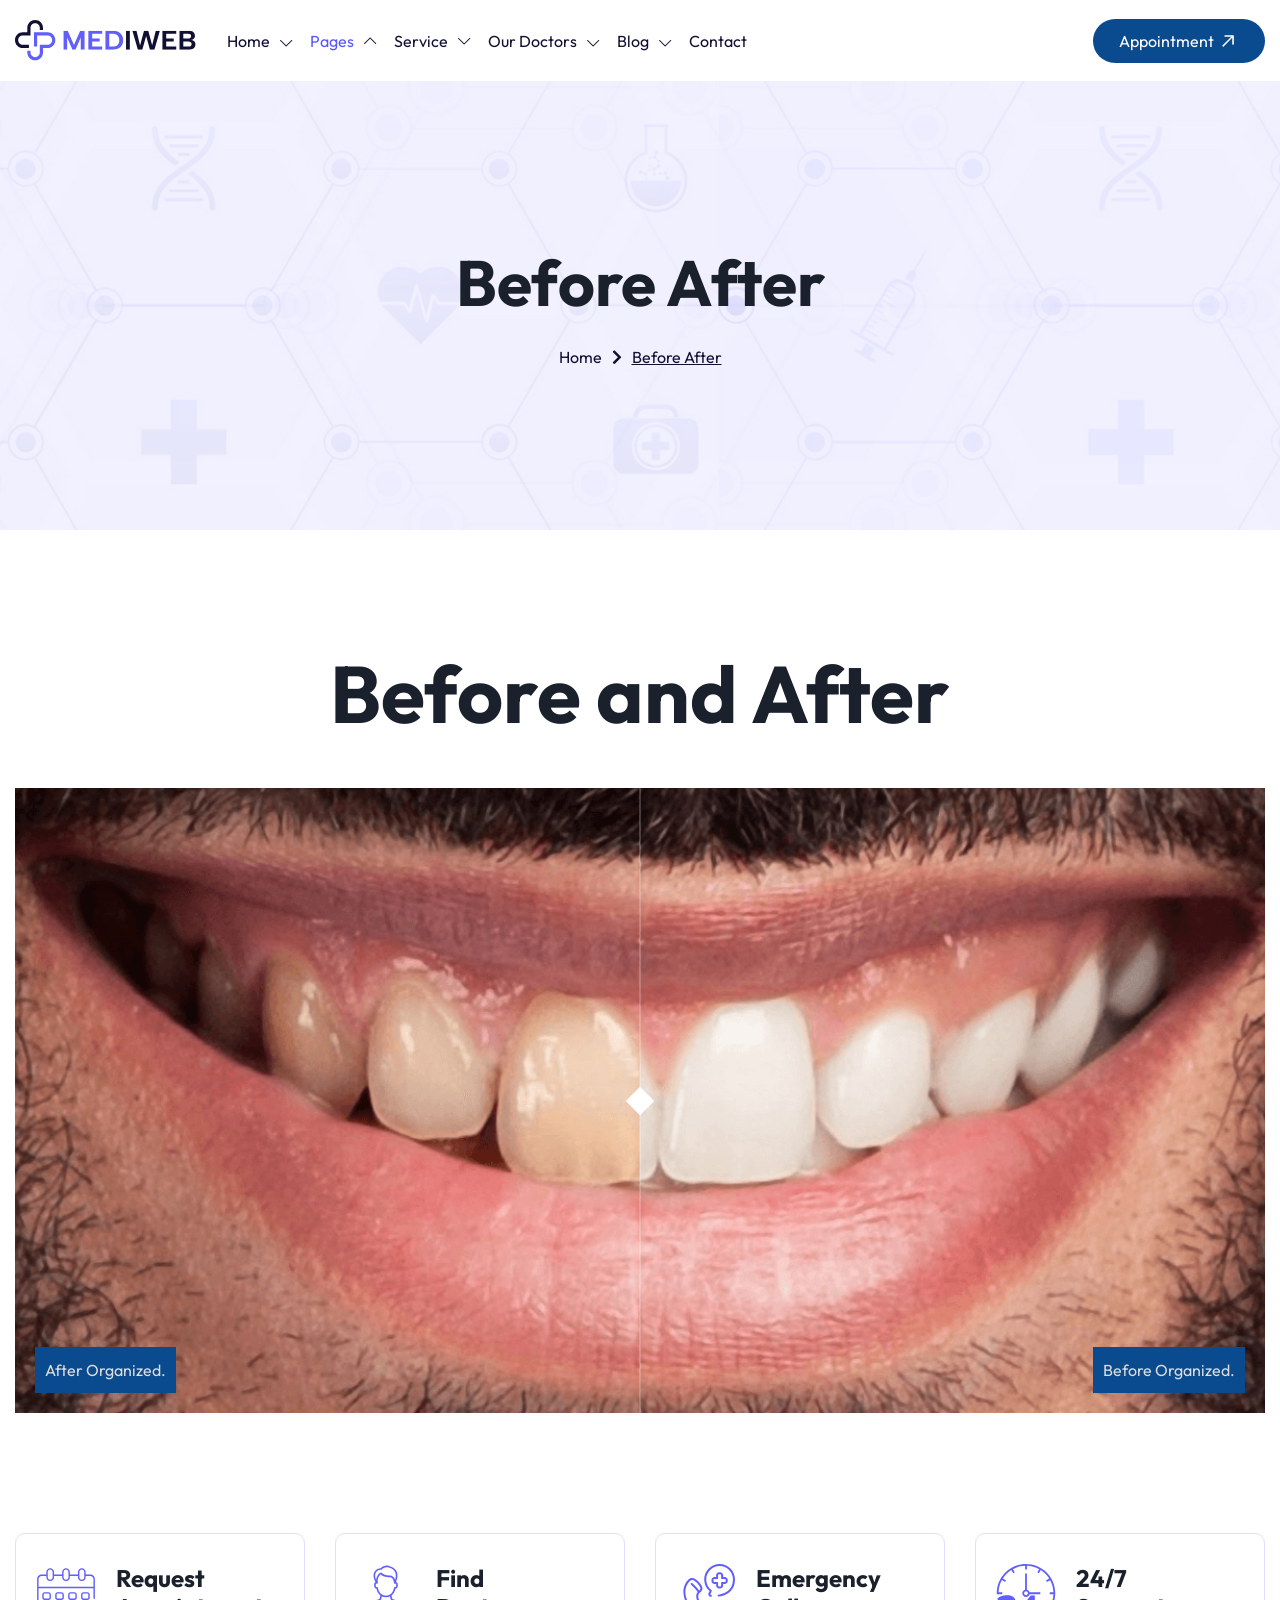
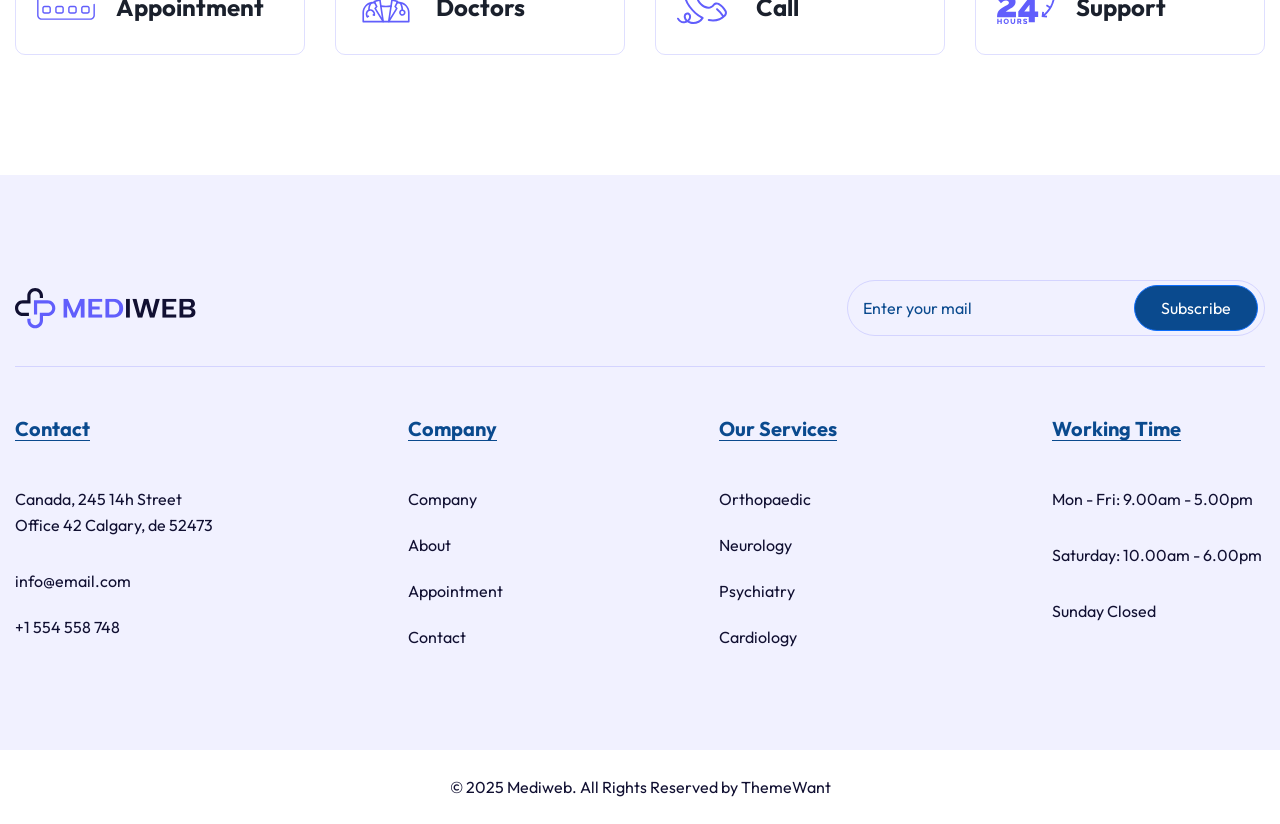
<file: before-after.html>
<!DOCTYPE html>
<html lang="en">

<head>
    <meta charset="UTF-8">
    <meta name="viewport" content="width=device-width, initial-scale=1.0">
    <link rel="shortcut icon" type="image/x-icon" href="assets/images/fav.png">
    <title>Medical & Health Care
        HTML Template</title>
    <meta name="description" content="Your trusted source for expert healthcare services and medical information. Providing personalized care, advanced treatments, and reliable health resources to help you achieve better health.">
    <link rel="stylesheet" href="assets/css/plugins/plugins.css">
    <link rel="stylesheet" href="assets/css/plugins/magnifying-popup.css">
    <link rel="stylesheet" href="assets/css/vendor/bootstrap.min.css">
    <link rel="stylesheet" href="assets/css/style.css">
</head>

<body>
    <!-- header area start -->
    <!-- header area start -->
    <header class="header-one  header--sticky">
        <div class="container">
            <div class="row">
                <div class="col-lg-12">
                    <div class="header-wrapper-1">
                        <div class="logo-area-start">
                            <a href="index.html" class="logo">
                                <img src="assets/images/logo/logo.svg" alt="logo_area">
                            </a>
                            <div class="nav-area">
                                <ul class="">
                                    <li class="has-dropdown main-nav">
                                        <a href="#">Home</a>
                                        <ul class="submenu parent-nav">
                                            <li><a href="index.html">Hospital Home</a></li>
                                            <li><a href="index-two.html">Medical Consulting</a></li>
                                            <li><a href="index-three.html">Medical Center</a></li>
                                            <li><a href="index-four.html">Online Doctor</a></li>
                                            <li><a href="index-five.html">Dental Care</a></li>
                                            <li><a href="index-six.html">Health Care</a></li>
                                            <li><a href="index-seven.html">Gynecology</a></li>
                                            <li><a href="index-eight.html">Surgery</a></li>
                                            <li><a href="index-nine.html">Optics</a></li>
                                        </ul>
                                    </li>

                                    <li class="main-nav has-dropdown mega-menu">
                                        <a href="#">Pages</a>
                                        <div class="rts-mega-menu">
                                            <div class="wrapper">
                                                <div class="row g-0">
                                                    <div class="col-lg-3">
                                                        <ul class="mega-menu-item parent-nav">
                                                            <li><a href="about.html">About</a></li>
                                                            <li><a href="doctors-one.html">Our Doctors</a></li>
                                                            <li><a href="doctors-two.html">Our Doctors v2</a></li>
                                                            <li><a href="doctor-details.html">Doctors Details</a></li>
                                                        </ul>
                                                    </div>
                                                    <div class="col-lg-3">
                                                        <ul class="mega-menu-item parent-nav">
                                                            <li><a href="shedule.html">Doctors Shedule</a></li>
                                                            <li><a href="appoinment.html">Appoinment</a></li>
                                                            <li><a href="procedures.html">Procedures</a></li>
                                                            <li><a href="health-package.html">Health Packages</a></li>

                                                        </ul>
                                                    </div>
                                                    <div class="col-lg-3">
                                                        <ul class="mega-menu-item parent-nav">
                                                            <li><a href="international-patient.html">International Patient</a></li>
                                                            <li><a href="portfolio.html">Portfolio</a></li>
                                                            <li><a href="portfolio-details.html">Portfolio Details</a></li>
                                                            <li><a href="faq.html">FAQ's</a></li>

                                                        </ul>
                                                    </div>
                                                    <div class="col-lg-3">
                                                        <ul class="mega-menu-item parent-nav">
                                                            <li><a href="doctors-one.html">Our Doctors</a></li>
                                                            <li><a href="pricing.html">Pricing Plan</a></li>
                                                            <li><a href="before-after.html">Before After</a></li>
                                                            <li><a href="contactus.html">Contact Us</a></li>

                                                        </ul>
                                                    </div>

                                                </div>
                                            </div>
                                        </div>
                                    </li>
                                    <li class="main-nav has-dropdown mega-menu">
                                        <a href="#">Service</a>
                                        <div class="rts-mega-menu with-add">
                                            <div class="wrapper">
                                                <div class="row g-0">
                                                    <div class="col-lg-9">
                                                        <div class="menu-add-top-area">
                                                            <h5 class="title">Our Treatments</h5>
                                                        </div>
                                                        <div class="row pl--30 pt--30">
                                                            <div class="col-lg-3">
                                                                <ul class="mega-menu-item">
                                                                    <li>
                                                                        <a href="service-details.html">
                                                                            <img src="assets/images/service/09.svg" alt="service">Cardiology</a>
                                                                    </li>
                                                                    <li>
                                                                        <a href="service-details.html">
                                                                            <img src="assets/images/service/11.svg" alt="service">Dental Care</a>
                                                                    </li>
                                                                    <li>
                                                                        <a href="service-details.html">
                                                                            <img src="assets/images/service/10.svg" alt="service">Neurology</a>
                                                                    </li>
                                                                    <li>
                                                                        <a href="service-details.html">
                                                                            <img src="assets/images/service/12.svg" alt="service">Mental Health</a>
                                                                    </li>
                                                                </ul>
                                                            </div>
                                                            <div class="col-lg-3">
                                                                <ul class="mega-menu-item">
                                                                    <li>
                                                                        <a href="service-details.html">
                                                                            <img src="assets/images/service/14.svg" alt="service">Orthopedics</a>
                                                                    </li>
                                                                    <li>
                                                                        <a href="service-details.html">
                                                                            <img src="assets/images/service/13.svg" alt="service">Medicine</a>
                                                                    </li>
                                                                    <li>
                                                                        <a href="service-details.html">
                                                                            <img src="assets/images/service/15.svg" alt="service">Comprehensive</a>
                                                                    </li>
                                                                    <li>
                                                                        <a href="service-details.html">
                                                                            <img src="assets/images/service/16.svg" alt="service">Gynecology</a>
                                                                    </li>
                                                                </ul>
                                                            </div>
                                                            <div class="col-lg-3">
                                                                <ul class="mega-menu-item">
                                                                    <li>
                                                                        <a href="service-details.html">
                                                                            <img src="assets/images/service/24.svg" alt="service">Kidney
                                                                            Transplant</a>
                                                                    </li>
                                                                    <li>
                                                                        <a href="service-details.html">
                                                                            <img src="assets/images/service/25.svg" alt="service">Medicine</a>
                                                                    </li>
                                                                    <li>
                                                                        <a href="service-details.html">
                                                                            <img src="assets/images/service/26.svg" alt="service">Cancer Care</a>
                                                                    </li>
                                                                    <li>
                                                                        <a href="service-details.html">
                                                                            <img src="assets/images/service/27.svg" alt="service">Radiology</a>
                                                                    </li>
                                                                </ul>
                                                            </div>
                                                            <div class="col-lg-3">
                                                                <ul class="mega-menu-item">
                                                                    <li>
                                                                        <a href="service.html">
                                                                            <img src="assets/images/service/10.svg" alt="service">Service</a>
                                                                    </li>
                                                                    <li>
                                                                        <a href="service-details.html">
                                                                            <img src="assets/images/service/10.svg" alt="service">Service
                                                                            Details</a>
                                                                    </li>
                                                                    <li>
                                                                        <a href="service-details-2.html">
                                                                            <img src="assets/images/service/10.svg" alt="service">Service
                                                                            Details v2</a>
                                                                    </li>
                                                                    <li>
                                                                        <a href="service-details-3.html">
                                                                            <img src="assets/images/service/10.svg" alt="service">Service
                                                                            Details v3</a>
                                                                    </li>

                                                                </ul>
                                                            </div>
                                                        </div>
                                                    </div>
                                                    <div class="col-lg-3">
                                                        <div class="menu-right-add">
                                                            <img src="assets/images/menu/01.webp" alt="">
                                                            <div class="absolute-image">
                                                                <img src="assets/images/menu/02.webp" alt="">
                                                                <div class="inner-content">
                                                                    <h3 class="title">
                                                                        Trust Your Heart to <br> The Experts
                                                                    </h3>
                                                                    <a href="appoinment.html" class="rts-btn btn-primary">Appointment</a>
                                                                </div>
                                                            </div>
                                                        </div>
                                                    </div>
                                                </div>
                                            </div>
                                        </div>
                                    </li>
                                    <li class="main-nav has-dropdown">
                                        <a href="doctors-one.html">Our Doctors</a>
                                        <ul class="submenu parent-nav">
                                            <li><a href="doctors-one.html">Our Doctors</a></li>
                                            <li><a href="doctors-two.html">Our Doctors v2</a></li>
                                            <li><a href="doctor-details.html">Doctors Details</a></li>
                                        </ul>
                                    </li>
                                    <li class="main-nav has-dropdown">
                                        <a href="#">Blog</a>
                                        <ul class="submenu parent-nav">
                                            <li><a href="blog.html">Blog Grid</a></li>
                                            <li><a href="blog-list.html">Blog List</a></li>
                                            <li><a href="blog-details.html">Blog Details</a></li>
                                        </ul>
                                    </li>
                                    <li class="main-nav"><a href="contactus.html">Contact</a></li>
                                </ul>
                            </div>
                        </div>
                        <div class="header-right">
                            <!-- <div class="cart-button">
                                <i class="fa-light fa-cart-shopping"></i>
                            </div> -->
                            <a href="appoinment.html" class="rts-btn btn-primary">Appointment <img src="assets/images/banner/icons/arrow--up-right.svg" alt=""></a>
                            <div class="menu-btn" id="menu-btn">
                                <svg width="20" height="16" viewBox="0 0 20 16" fill="none" xmlns="http://www.w3.org/2000/svg">
                                    <rect y="14" width="20" height="2" fill="#1F1F25"></rect>
                                    <rect y="7" width="20" height="2" fill="#1F1F25"></rect>
                                    <rect width="20" height="2" fill="#1F1F25"></rect>
                                </svg>
                            </div>
                        </div>
                    </div>
                </div>
            </div>
        </div>

    </header>
    <!-- header area end -->
    <!-- header area end -->

    <!-- rts breadcrumb area start -->
    <div class="rts-breadcrumb-area bg_image rts-section-gap">
        <div class="container ptb--40">
            <div class="row">
                <div class="breadcrumb-area-wrapper">
                    <h1 class="title">Before After</h1>
                    <div class="nav-bread-crumb">
                        <a href="/">Home</a>
                        <i class="fa-solid fa-chevron-right"></i>
                        <a href="#" class="current">Before After</a>
                    </div>
                </div>
            </div>
        </div>
    </div>
    <!-- rts breadcrumb area end -->

    <!-- before and after section area start -->
    <div class="before-and-after-area rts-section-gap">
        <div class="container">
            <div class="row">
                <div class="col-gl-12">
                    <div class="inner-content-wrapper">
                        <h2 class="title text-center move-right wow">Before and After</h2>
                        <div class="before-after-wrapper-content-image">

                            <div class="after-before-main-wrapper-one">
                                <div class="inner">
                                    <div class="comparison-slider-wrapper">
                                        <div class="comparison-slider">
                                            <div class="overlay">Before Organized.</div>
                                            <img src="assets/images/before-after/01.png" alt="marioPhoto 2">
                                            <div class="resize">
                                                <div class="overlay">After Organized.</div>
                                                <img src="assets/images/before-after/02.png" alt="marioPhoto 1">
                                            </div>
                                            <div class="divider"></div>
                                        </div>
                                    </div>
                                </div>
                            </div>

                        </div>
                    </div>
                </div>
            </div>
        </div>
    </div>
    <!-- before and after section area end -->


    <!-- short service -->
    <div class="short-service-area rts-section-gapBottom">
        <div class="container">
            <div class="row g-5">
                <div class="col-lg-3 wow fadeInRight" data-wow-delay=".2s" data-wow-duration=".8s">
                    <div class="single-short-service">
                        <div class="icon">
                            <img src="assets/images/service/01.svg" alt="service">
                        </div>
                        <h5 class="title">
                            Request <br> Appointment
                        </h5>
                    </div>
                </div>
                <div class="col-lg-3 wow fadeInRight" data-wow-delay=".4s" data-wow-duration=".8s">
                    <div class="single-short-service">
                        <div class="icon">
                            <img src="assets/images/service/02.svg" alt="service">
                        </div>
                        <h5 class="title">
                            Find <br>
                            Doctors
                        </h5>
                    </div>
                </div>
                <div class="col-lg-3 wow fadeInRight" data-wow-delay=".6s" data-wow-duration=".8s">
                    <div class="single-short-service">
                        <div class="icon">
                            <img src="assets/images/service/03.svg" alt="service">
                        </div>
                        <h5 class="title">
                            Emergency <br>
                            Call
                        </h5>
                    </div>
                </div>
                <div class="col-lg-3 wow fadeInRight" data-wow-delay=".8s" data-wow-duration=".8s">
                    <div class="single-short-service">
                        <div class="icon">
                            <img src="assets/images/service/04.svg" alt="service">
                        </div>
                        <h5 class="title">
                            24/7 <br>
                            Support
                        </h5>
                    </div>
                </div>
            </div>
        </div>
    </div>
    <!-- short service end -->


    <!-- header area start -->
    <!-- rts footer area start -->
    <div class="rts-footer-area footer-two  pt--105 pt_sm--60">
        <div class="container">
            <div class="row">
                <div class="col-lg-12">
                    <!-- subscribe area start -->
                    <div class="subscribe-area-start pb--30">
                        <a href="#" class="logo">
                            <img src="assets/images/logo/logo-3.svg" alt="logo">
                        </a>
                        <!-- subscribe area start -->
                        <div class="subscribe-area">
                            <input type="text" placeholder="Enter your mail">
                            <button class="rts-btn btn-primary">Subscribe</button>
                        </div>
                        <!-- subscribe area end -->
                    </div>
                    <!-- subscribe area end -->
                </div>
                <div class="col-lg-12">
                    <div class="footer-wrapper-style-between">
                        <div class="single-wized">
                            <h6 class="title">Contact</h6>
                            <div class="body">
                                <p class="location">
                                    Canada, 245 14h Street
                                    Office 42 Calgary, de 52473
                                </p>
                                <a href="#">info@email.com</a>
                                <a href="#">+1 554 558 748</a>
                            </div>
                        </div>
                        <div class="single-wized">
                            <h6 class="title">Company </h6>
                            <div class="body">
                                <ul class="nav-bottom">
                                    <li><a href="about.html">Company</a></li>
                                    <li><a href="about.html">About</a></li>
                                    <li><a href="appoinment.html">Appointment </a></li>
                                    <li><a href="contactus.html">Contact</a></li>
                                </ul>
                            </div>
                        </div>
                        <div class="single-wized">
                            <h6 class="title">Our Services</h6>
                            <div class="body">
                                <ul class="nav-bottom">
                                    <li><a href="service-details.html">Orthopaedic</a></li>
                                    <li><a href="service-details.html">Neurology</a></li>
                                    <li><a href="service-details.html">Psychiatry </a></li>
                                    <li><a href="service-details.html">Cardiology</a></li>
                                </ul>
                            </div>
                        </div>
                        <div class="single-wized">
                            <h6 class="title">Working Time</h6>
                            <div class="body">
                                <p class="location">
                                    Mon - Fri: 9.00am - 5.00pm
                                </p>
                                <p class="location">
                                    Saturday: 10.00am - 6.00pm
                                </p>
                                <p class="location">
                                    Sunday Closed
                                </p>

                            </div>
                        </div>
                    </div>
                </div>
            </div>
        </div>
    </div>
    <div class="copyright-area two">
        <div class="container">
            <div class="row">
                <div class="col-lg-12">
                    <div class="copyright-area-inner">
                        <p>© 2025 Mediweb. All Rights Reserved by <a target="_blank" href="https://themeforest.net/user/themewant">ThemeWant</a></p>
                    </div>
                </div>
            </div>
        </div>
    </div>
    <!-- rts footer area end -->
    <!-- header area end -->


    <!-- header style two -->
    <div id="side-bar" class="side-bar header-two">
        <button class="close-icon-menu"><i class="far fa-times"></i></button>
        <!-- mobile menu area start -->
        <div class="mobile-menu-main">
            <nav class="nav-main mainmenu-nav mt--30">
                <ul class="mainmenu metismenu" id="mobile-menu-active">
                    <li class="has-droupdown">
                        <a href="#" class="main">Home</a>
                        <ul class="submenu mm-collapse">
                            <li><a class="mobile-menu-link" href="index.html">Main Home</a></li>
                            <li><a class="mobile-menu-link" href="index-two.html">Home Two</a></li>
                            <li><a class="mobile-menu-link" href="index-three.html">Home Three</a></li>
                            <li><a class="mobile-menu-link" href="index-four.html">Home Four</a></li>
                            <li><a class="mobile-menu-link" href="index-five.html">Home Five</a></li>
                            <li><a class="mobile-menu-link" href="index-six.html">Home Six</a></li>
                            <li><a class="mobile-menu-link" href="index-seven.html">Home Seven</a></li>
                            <li><a class="mobile-menu-link" href="index-eight.html">Home Eight</a></li>
                            <li><a class="mobile-menu-link" href="index-nine.html">Home Nine</a></li>
                        </ul>
                    </li>
                    <li class="has-droupdown">
                        <a href="#" class="main">Pages</a>
                        <ul class="submenu mm-collapse">
                            <li class="main-nav"><a href="about.html">About</a></li>
                            <li><a class="mobile-menu-link" href="doctors-one.html">Our Doctors</a></li>
                            <li><a class="mobile-menu-link" href="doctors-two.html">Our Doctors v2</a></li>
                            <li><a class="mobile-menu-link" href="doctor-details.html">Doctors Details</a></li>
                            <li><a class="mobile-menu-link" href="appoinment.html">Appoinment</a></li>
                            <li><a class="mobile-menu-link" href="procedures.html">Procedures</a></li>
                            <li><a class="mobile-menu-link" href="portfolio.html">Portfolio</a></li>
                            <li><a class="mobile-menu-link" href="portfolio-details.html">Portfolio Details</a></li>
                            <li><a class="mobile-menu-link" href="faq.html">FAQ's</a></li>
                            <li><a class="mobile-menu-link" href="shedule.html">Docot Shedule</a></li>
                            <li><a class="mobile-menu-link" href="pricing.html">Pricing Plane</a></li>
                            <li><a class="mobile-menu-link" href="before-after.html">Before After</a></li>
                            <li><a class="mobile-menu-link" href="contactus.html">Contact Us</a></li>
                        </ul>
                    </li>
                    <li class="has-droupdown">
                        <a href="#" class="main">Service</a>
                        <ul class="submenu mm-collapse">
                            <li><a href="service.html">Service</a></li>
                            <li><a href="service-details.html">Service Details</a></li>
                            <li><a href="service-details-2.html">Service Details v2</a></li>
                            <li><a href="service-details-3.html">Service Details v3</a></li>
                        </ul>
                    </li>
                    <li class="has-droupdown">
                        <a href="#" class="main">Blog</a>
                        <ul class="submenu mm-collapse">
                            <li><a class="mobile-menu-link" href="blog.html">Blog Post</a></li>
                            <li><a class="mobile-menu-link" href="blog-list.html">Blog Post</a></li>
                            <li><a class="mobile-menu-link" href="blog-details.html">Blog Details</a></li>
                        </ul>
                    </li>
                    <li><a href="contactus.html" class="main">Contact</a></li>
                </ul>
            </nav>

            <div class="rts-social-style-one pl--20 mt--50">
                <ul>
                    <li>
                        <a href="#">
                            <i class="fa-brands fa-facebook-f"></i>
                        </a>
                    </li>
                    <li>
                        <a href="#">
                            <i class="fa-brands fa-twitter"></i>
                        </a>
                    </li>
                    <li>
                        <a href="#">
                            <i class="fa-brands fa-youtube"></i>
                        </a>
                    </li>
                    <li>
                        <a href="#">
                            <i class="fa-brands fa-linkedin-in"></i>
                        </a>
                    </li>
                </ul>
            </div>
        </div>
        <!-- mobile menu area end -->
    </div>
    <!-- header style two End -->
    <div class="loader-wrapper">
        <div class="loader">
        </div>
        <div class="loader-section section-left"></div>
        <div class="loader-section section-right"></div>
    </div>
    <div id="anywhere-home">
    </div>
    <!-- progress area start -->
    <div class="progress-wrap">
        <svg class="progress-circle svg-content" width="100%" height="100%" viewBox="-1 -1 102 102">
            <path d="M50,1 a49,49 0 0,1 0,98 a49,49 0 0,1 0,-98" style="transition: stroke-dashoffset 10ms linear 0s; stroke-dasharray: 307.919, 307.919; stroke-dashoffset: 307.919;">
            </path>
        </svg>
    </div>
    <!-- progress area end -->

    <script src="assets/js/plugins/jquery.js"></script>
    <script src="assets/js/plugins/jquery-ui.js"></script>
    <script src="assets/js/vendor/waw.js"></script>
    <script src="assets/js/plugins/swiper.js"></script>
    <script src="assets/js/plugins/metismenu.js"></script>
    <script src="assets/js/plugins/jarallax.js"></script>
    <script src="assets/js/plugins/smooth-scroll.js"></script>
    <script src="assets/js/plugins/magnifying-popup.js"></script>
    <script src="assets/js/vendor/bootstrap.min.js"></script>
    <!-- main js here -->
    <script src="assets/js/main.js"></script>

</body>

</html>
</file>
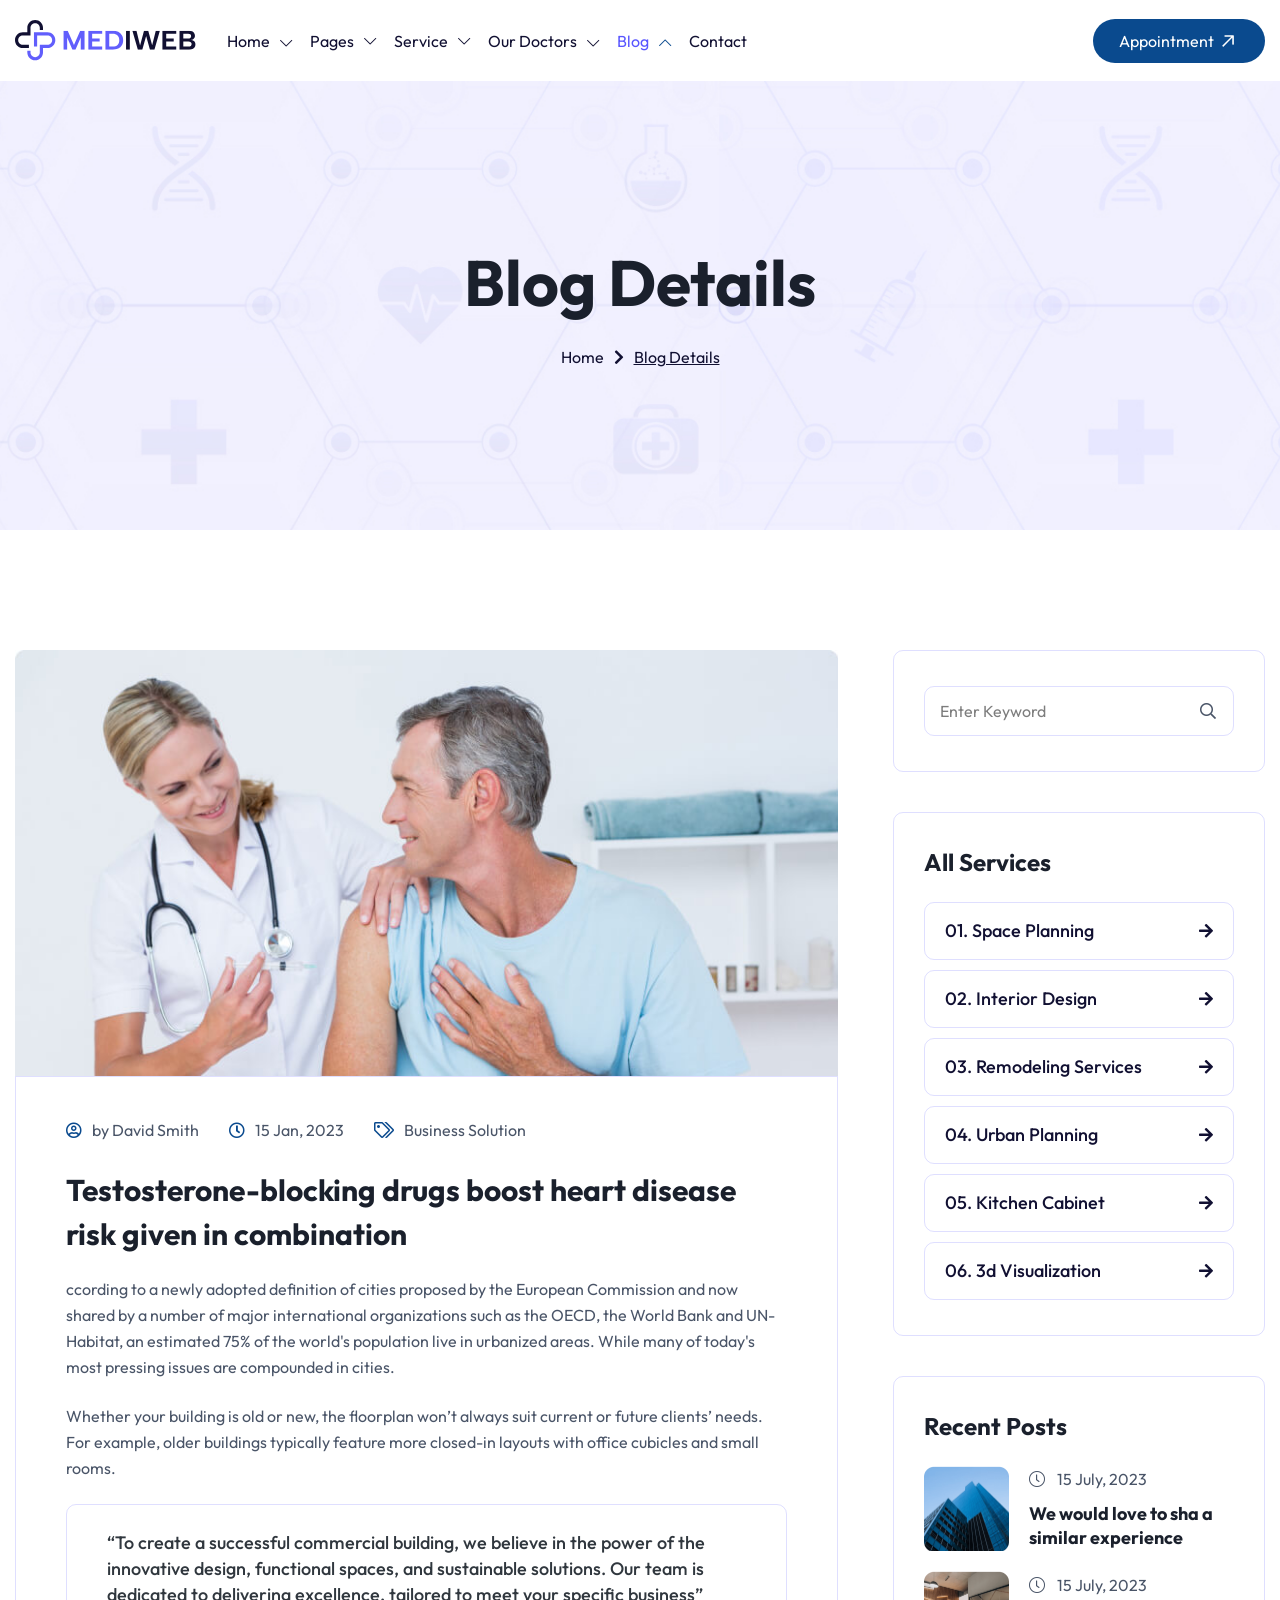
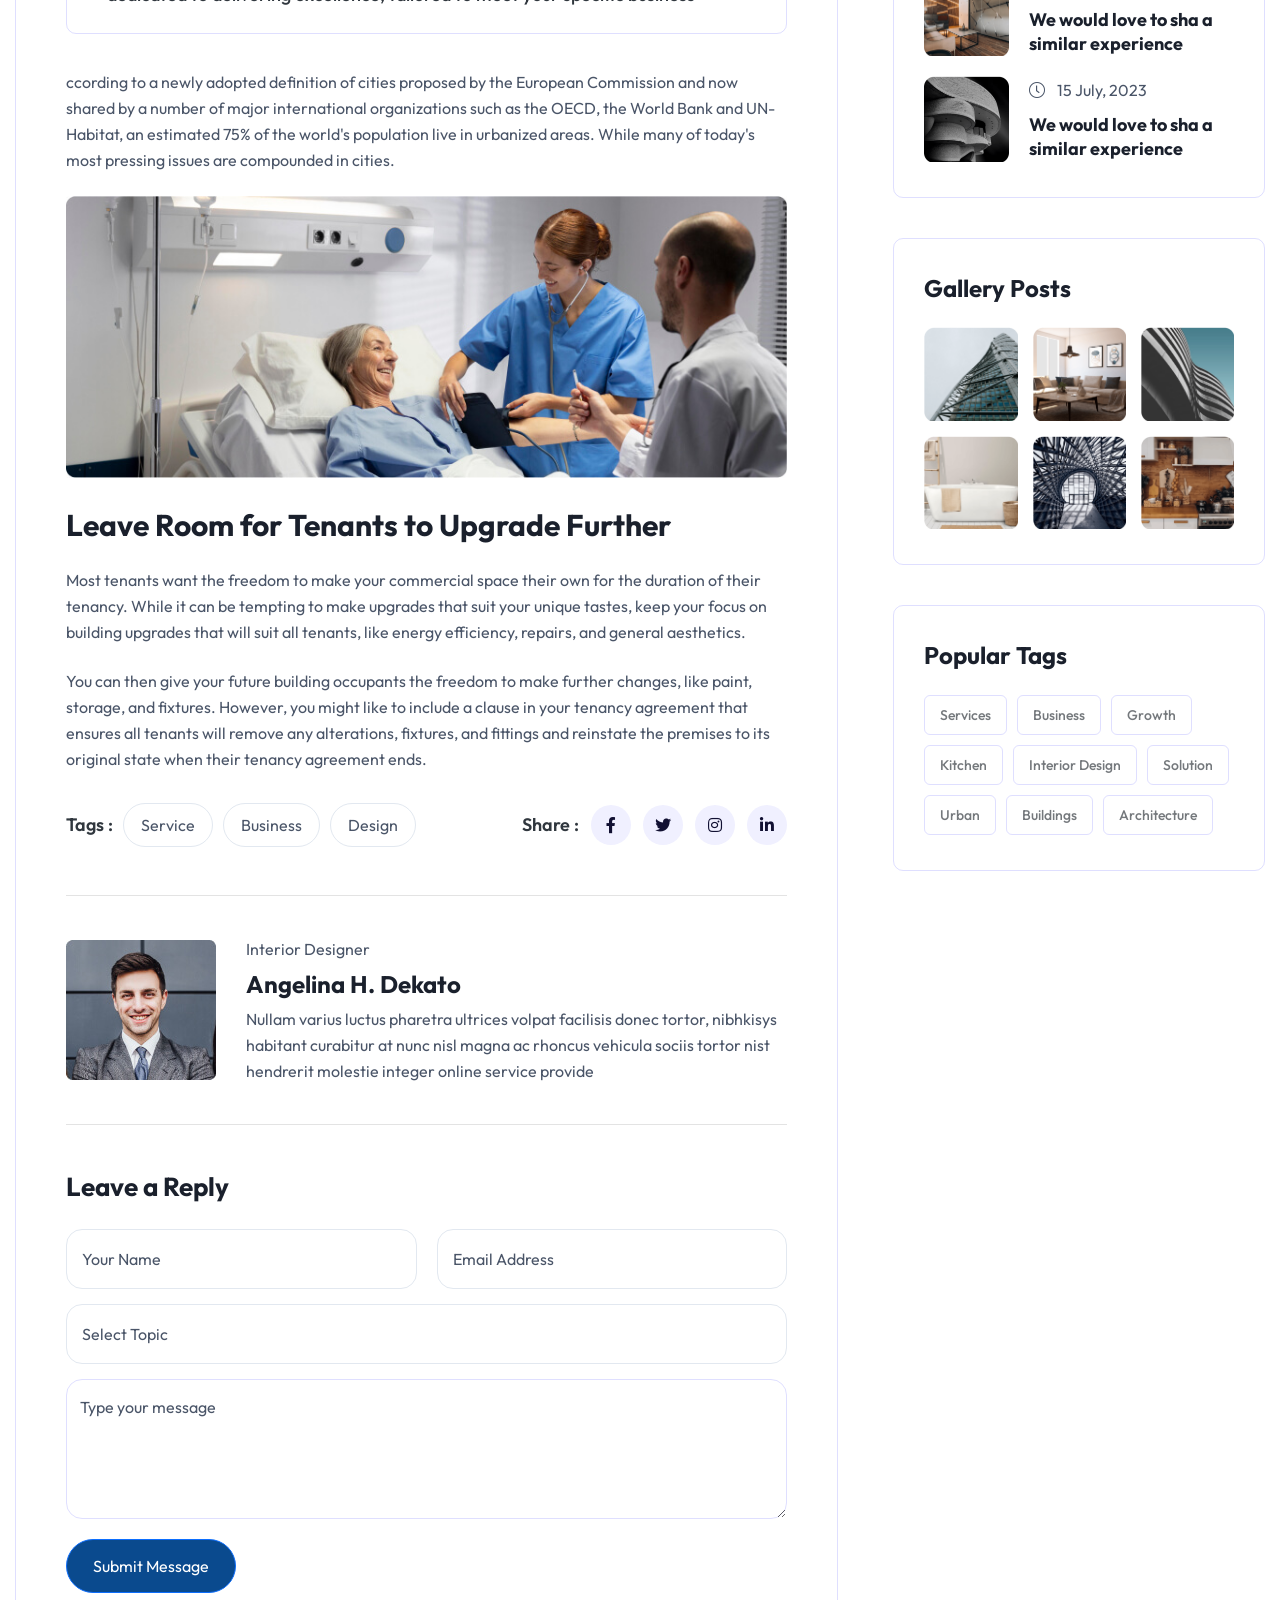
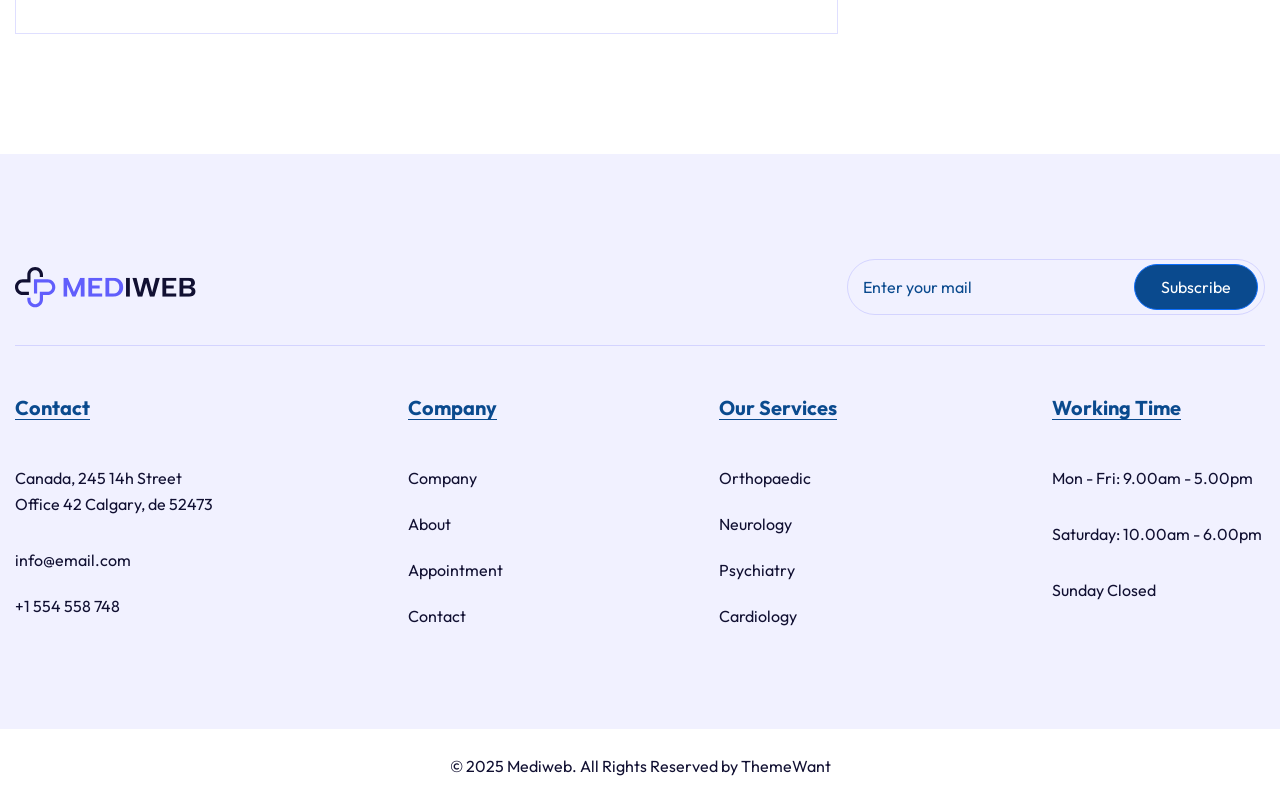
<file: blog-details.html>
<!DOCTYPE html>
<html lang="en">

<head>
    <meta charset="UTF-8">
    <meta name="viewport" content="width=device-width, initial-scale=1.0">
    <link rel="shortcut icon" type="image/x-icon" href="assets/images/fav.png">
    <title>Medical & Health Care
        HTML Template</title>
    <meta name="description" content="Your trusted source for expert healthcare services and medical information. Providing personalized care, advanced treatments, and reliable health resources to help you achieve better health.">
    <link rel="stylesheet" href="assets/css/plugins/plugins.css">
    <link rel="stylesheet" href="assets/css/plugins/magnifying-popup.css">
    <link rel="stylesheet" href="assets/css/vendor/bootstrap.min.css">
    <link rel="stylesheet" href="assets/css/style.css">
</head>

<body>

    <!-- header area start -->
    <!-- header area start -->
    <header class="header-one  header--sticky">
        <div class="container">
            <div class="row">
                <div class="col-lg-12">
                    <div class="header-wrapper-1">
                        <div class="logo-area-start">
                            <a href="index.html" class="logo">
                                <img src="assets/images/logo/logo.svg" alt="logo_area">
                            </a>
                            <div class="nav-area">
                                <ul class="">
                                    <li class="has-dropdown main-nav">
                                        <a href="#">Home</a>
                                        <ul class="submenu parent-nav">
                                            <li><a href="index.html">Hospital Home</a></li>
                                            <li><a href="index-two.html">Medical Consulting</a></li>
                                            <li><a href="index-three.html">Medical Center</a></li>
                                            <li><a href="index-four.html">Online Doctor</a></li>
                                            <li><a href="index-five.html">Dental Care</a></li>
                                            <li><a href="index-six.html">Health Care</a></li>
                                            <li><a href="index-seven.html">Gynecology</a></li>
                                            <li><a href="index-eight.html">Surgery</a></li>
                                            <li><a href="index-nine.html">Optics</a></li>
                                        </ul>
                                    </li>

                                    <li class="main-nav has-dropdown mega-menu">
                                        <a href="#">Pages</a>
                                        <div class="rts-mega-menu">
                                            <div class="wrapper">
                                                <div class="row g-0">
                                                    <div class="col-lg-3">
                                                        <ul class="mega-menu-item parent-nav">
                                                            <li><a href="about.html">About</a></li>
                                                            <li><a href="doctors-one.html">Our Doctors</a></li>
                                                            <li><a href="doctors-two.html">Our Doctors v2</a></li>
                                                            <li><a href="doctor-details.html">Doctors Details</a></li>
                                                        </ul>
                                                    </div>
                                                    <div class="col-lg-3">
                                                        <ul class="mega-menu-item parent-nav">
                                                            <li><a href="shedule.html">Doctors Shedule</a></li>
                                                            <li><a href="appoinment.html">Appoinment</a></li>
                                                            <li><a href="procedures.html">Procedures</a></li>
                                                            <li><a href="health-package.html">Health Packages</a></li>

                                                        </ul>
                                                    </div>
                                                    <div class="col-lg-3">
                                                        <ul class="mega-menu-item parent-nav">
                                                            <li><a href="international-patient.html">International Patient</a></li>
                                                            <li><a href="portfolio.html">Portfolio</a></li>
                                                            <li><a href="portfolio-details.html">Portfolio Details</a></li>
                                                            <li><a href="faq.html">FAQ's</a></li>

                                                        </ul>
                                                    </div>
                                                    <div class="col-lg-3">
                                                        <ul class="mega-menu-item parent-nav">
                                                            <li><a href="doctors-one.html">Our Doctors</a></li>
                                                            <li><a href="pricing.html">Pricing Plan</a></li>
                                                            <li><a href="before-after.html">Before After</a></li>
                                                            <li><a href="contactus.html">Contact Us</a></li>

                                                        </ul>
                                                    </div>

                                                </div>
                                            </div>
                                        </div>
                                    </li>
                                    <li class="main-nav has-dropdown mega-menu">
                                        <a href="#">Service</a>
                                        <div class="rts-mega-menu with-add">
                                            <div class="wrapper">
                                                <div class="row g-0">
                                                    <div class="col-lg-9">
                                                        <div class="menu-add-top-area">
                                                            <h5 class="title">Our Treatments</h5>
                                                        </div>
                                                        <div class="row pl--30 pt--30">
                                                            <div class="col-lg-3">
                                                                <ul class="mega-menu-item">
                                                                    <li>
                                                                        <a href="service-details.html">
                                                                            <img src="assets/images/service/09.svg" alt="service">Cardiology</a>
                                                                    </li>
                                                                    <li>
                                                                        <a href="service-details.html">
                                                                            <img src="assets/images/service/11.svg" alt="service">Dental Care</a>
                                                                    </li>
                                                                    <li>
                                                                        <a href="service-details.html">
                                                                            <img src="assets/images/service/10.svg" alt="service">Neurology</a>
                                                                    </li>
                                                                    <li>
                                                                        <a href="service-details.html">
                                                                            <img src="assets/images/service/12.svg" alt="service">Mental Health</a>
                                                                    </li>
                                                                </ul>
                                                            </div>
                                                            <div class="col-lg-3">
                                                                <ul class="mega-menu-item">
                                                                    <li>
                                                                        <a href="service-details.html">
                                                                            <img src="assets/images/service/14.svg" alt="service">Orthopedics</a>
                                                                    </li>
                                                                    <li>
                                                                        <a href="service-details.html">
                                                                            <img src="assets/images/service/13.svg" alt="service">Medicine</a>
                                                                    </li>
                                                                    <li>
                                                                        <a href="service-details.html">
                                                                            <img src="assets/images/service/15.svg" alt="service">Comprehensive</a>
                                                                    </li>
                                                                    <li>
                                                                        <a href="service-details.html">
                                                                            <img src="assets/images/service/16.svg" alt="service">Gynecology</a>
                                                                    </li>
                                                                </ul>
                                                            </div>
                                                            <div class="col-lg-3">
                                                                <ul class="mega-menu-item">
                                                                    <li>
                                                                        <a href="service-details.html">
                                                                            <img src="assets/images/service/24.svg" alt="service">Kidney
                                                                            Transplant</a>
                                                                    </li>
                                                                    <li>
                                                                        <a href="service-details.html">
                                                                            <img src="assets/images/service/25.svg" alt="service">Medicine</a>
                                                                    </li>
                                                                    <li>
                                                                        <a href="service-details.html">
                                                                            <img src="assets/images/service/26.svg" alt="service">Cancer Care</a>
                                                                    </li>
                                                                    <li>
                                                                        <a href="service-details.html">
                                                                            <img src="assets/images/service/27.svg" alt="service">Radiology</a>
                                                                    </li>
                                                                </ul>
                                                            </div>
                                                            <div class="col-lg-3">
                                                                <ul class="mega-menu-item">
                                                                    <li>
                                                                        <a href="service.html">
                                                                            <img src="assets/images/service/10.svg" alt="service">Service</a>
                                                                    </li>
                                                                    <li>
                                                                        <a href="service-details.html">
                                                                            <img src="assets/images/service/10.svg" alt="service">Service
                                                                            Details</a>
                                                                    </li>
                                                                    <li>
                                                                        <a href="service-details-2.html">
                                                                            <img src="assets/images/service/10.svg" alt="service">Service
                                                                            Details v2</a>
                                                                    </li>
                                                                    <li>
                                                                        <a href="service-details-3.html">
                                                                            <img src="assets/images/service/10.svg" alt="service">Service
                                                                            Details v3</a>
                                                                    </li>

                                                                </ul>
                                                            </div>
                                                        </div>
                                                    </div>
                                                    <div class="col-lg-3">
                                                        <div class="menu-right-add">
                                                            <img src="assets/images/menu/01.webp" alt="">
                                                            <div class="absolute-image">
                                                                <img src="assets/images/menu/02.webp" alt="">
                                                                <div class="inner-content">
                                                                    <h3 class="title">
                                                                        Trust Your Heart to <br> The Experts
                                                                    </h3>
                                                                    <a href="appoinment.html" class="rts-btn btn-primary">Appointment</a>
                                                                </div>
                                                            </div>
                                                        </div>
                                                    </div>
                                                </div>
                                            </div>
                                        </div>
                                    </li>
                                    <li class="main-nav has-dropdown">
                                        <a href="doctors-one.html">Our Doctors</a>
                                        <ul class="submenu parent-nav">
                                            <li><a href="doctors-one.html">Our Doctors</a></li>
                                            <li><a href="doctors-two.html">Our Doctors v2</a></li>
                                            <li><a href="doctor-details.html">Doctors Details</a></li>
                                        </ul>
                                    </li>
                                    <li class="main-nav has-dropdown">
                                        <a href="#">Blog</a>
                                        <ul class="submenu parent-nav">
                                            <li><a href="blog.html">Blog Grid</a></li>
                                            <li><a href="blog-list.html">Blog List</a></li>
                                            <li><a href="blog-details.html">Blog Details</a></li>
                                        </ul>
                                    </li>
                                    <li class="main-nav"><a href="contactus.html">Contact</a></li>
                                </ul>
                            </div>
                        </div>
                        <div class="header-right">
                            <!-- <div class="cart-button">
                                <i class="fa-light fa-cart-shopping"></i>
                            </div> -->
                            <a href="appoinment.html" class="rts-btn btn-primary">Appointment <img src="assets/images/banner/icons/arrow--up-right.svg" alt=""></a>
                            <div class="menu-btn" id="menu-btn">
                                <svg width="20" height="16" viewBox="0 0 20 16" fill="none" xmlns="http://www.w3.org/2000/svg">
                                    <rect y="14" width="20" height="2" fill="#1F1F25"></rect>
                                    <rect y="7" width="20" height="2" fill="#1F1F25"></rect>
                                    <rect width="20" height="2" fill="#1F1F25"></rect>
                                </svg>
                            </div>
                        </div>
                    </div>
                </div>
            </div>
        </div>

    </header>
    <!-- header area end -->
    <!-- header area end -->

    <!-- rts breadcrumb area start -->
    <div class="rts-breadcrumb-area bg_image rts-section-gap">
        <div class="container ptb--40">
            <div class="row">
                <div class="breadcrumb-area-wrapper">
                    <h1 class="title">Blog Details</h1>
                    <div class="nav-bread-crumb">
                        <a href="/">Home</a>
                        <i class="fa-solid fa-chevron-right"></i>
                        <a href="#" class="current">Blog Details</a>
                    </div>
                </div>
            </div>
        </div>
    </div>
    <!-- rts breadcrumb area end -->

    <!-- blog list area start -->
    <div class="clog-list-area rts-section-gap">
        <div class="container">
            <div class="row g-5">
                <div class="col-lg-8">
                    <div class="blog-details-main-wrapper">
                        <div class="thumbnail-main">
                            <img src="assets/images/blog/01.jpg" alt="">
                        </div>
                        <div class="inner-content">
                            <div class="tag-author-area">
                                <div class="single">
                                    <i class="fa-regular fa-circle-user"></i>
                                    <span>by David Smith</span>
                                </div>
                                <div class="single">
                                    <i class="fa-regular fa-clock"></i>
                                    <span>15 Jan, 2023</span>
                                </div>
                                <div class="single">
                                    <i class="fa-regular fa-tags"></i>
                                    <span>Business Solution</span>
                                </div>
                            </div>
                            <h3 class="title">
                                Testosterone-blocking drugs boost heart disease risk given in combination
                            </h3>
                            <p class="disc">
                                ccording to a newly adopted definition of cities proposed by the European Commission and
                                now shared by a number of major international organizations such as the OECD, the World
                                Bank and UN-Habitat, an estimated 75% of the world's population live in urbanized areas.
                                While many of today's most pressing issues are compounded in cities.
                            </p>
                            <p class="disc">
                                Whether your building is old or new, the floorplan won’t always suit current or future
                                clients’ needs. For example, older buildings typically feature more closed-in layouts
                                with office cubicles and small rooms.
                            </p>
                            <div class="quote-area">
                                <p class="disc">
                                    “To create a successful commercial building, we believe in the power of the
                                    innovative design, functional spaces, and sustainable solutions. Our team is
                                    dedicated to delivering excellence, tailored to meet your specific business”
                                </p>
                            </div>
                            <p class="disc">
                                ccording to a newly adopted definition of cities proposed by the European Commission and
                                now shared by a number of major international organizations such as the OECD, the World
                                Bank and UN-Habitat, an estimated 75% of the world's population live in urbanized areas.
                                While many of today's most pressing issues are compounded in cities.
                            </p>
                            <div class="thumbnail-mid move-left wow">
                                <img src="assets/images/blog/04.jpg" alt="blog-details">
                            </div>
                            <h3 class="title">Leave Room for Tenants to Upgrade Further</h3>
                            <p class="disc">
                                Most tenants want the freedom to make your commercial space their own for the duration
                                of their tenancy. While it can be tempting to make upgrades that suit your unique
                                tastes, keep your focus on building upgrades that will suit all tenants, like energy
                                efficiency, repairs, and general aesthetics.
                            </p>
                            <p class="disc">
                                You can then give your future building occupants the freedom to make further changes,
                                like paint, storage, and fixtures. However, you might like to include a clause in your
                                tenancy agreement that ensures all tenants will remove any alterations, fixtures, and
                                fittings and reinstate the premises to its original state when their tenancy agreement
                                ends. 
                            </p>
                            <div class="tag-share-wrapper-blog-details">
                                <div class="tag-area">
                                    <span>Tags :</span>
                                    <button>Service</button>
                                    <button>Business</button>
                                    <button>Design</button>
                                </div>
                                <div class="social-area">
                                    <span>Share :</span>
                                    <ul>
                                        <li><a href="#"><i class="fa-brands fa-facebook-f"></i></a></li>
                                        <li><a href="#"><i class="fa-brands fa-twitter"></i></a></li>
                                        <li><a href="#"><i class="fa-brands fa-instagram"></i></a></li>
                                        <li><a href="#"><i class="fa-brands fa-linkedin-in"></i></a></li>
                                    </ul>
                                </div>
                            </div>
                            <div class="blog-author-area-main">
                                <a href="#" class="thumbnail">
                                    <img src="assets/images/blog/05.jpg" alt="blog-area">
                                </a>
                                <div class="information">
                                    <span>Interior Designer</span>
                                    <h5 class="title">Angelina H. Dekato</h5>
                                    <p class="disc">
                                        Nullam varius luctus pharetra ultrices volpat facilisis donec tortor, nibhkisys
                                        habitant curabitur at nunc nisl magna ac rhoncus vehicula sociis tortor nist
                                        hendrerit molestie integer online service provide
                                    </p>
                                </div>
                            </div>
                            <form action="#" class="comment-form-details">
                                <h4 class="title">Leave a Reply</h4>
                                <div class="input-half-wrapper">
                                    <input type="text" placeholder="Your Name" required>
                                    <input type="text" placeholder="Email Address" required>
                                </div>
                                <input type="text" placeholder="Select Topic">
                                <textarea name="" id="" placeholder="Type your message"></textarea>
                                <button class="rts-btn btn-primary">Submit Message</button>
                            </form>
                        </div>
                    </div>
                </div>
                <div class="col-lg-4 pl--40 pl_md--10 pl_sm--15">
                    <div class="single-sidebar-wized">
                        <div class="search">
                            <input type="text" placeholder="Enter Keyword">
                            <i class="fa-regular fa-magnifying-glass"></i>
                        </div>
                    </div>
                    <div class="single-sidebar-wized">
                        <div class="title-area">
                            <h5 class="title">All Services</h5>
                        </div>
                        <a href="#" class="single-service">
                            <p>01. Space Planning</p>
                            <i class="fa-solid fa-arrow-right"></i>
                        </a>
                        <a href="#" class="single-service">
                            <p>02. Interior Design</p>
                            <i class="fa-solid fa-arrow-right"></i>
                        </a>
                        <a href="#" class="single-service">
                            <p>03. Remodeling Services</p>
                            <i class="fa-solid fa-arrow-right"></i>
                        </a>
                        <a href="#" class="single-service">
                            <p>04. Urban Planning</p>
                            <i class="fa-solid fa-arrow-right"></i>
                        </a>
                        <a href="#" class="single-service">
                            <p>05. Kitchen Cabinet</p>
                            <i class="fa-solid fa-arrow-right"></i>
                        </a>
                        <a href="#" class="single-service">
                            <p>06. 3d Visualization </p>
                            <i class="fa-solid fa-arrow-right"></i>
                        </a>
                    </div>
                    <div class="single-sidebar-wized">
                        <div class="title-area">
                            <h5 class="title">Recent Posts</h5>
                        </div>
                        <div class="signle-post-short-area">
                            <a href="#" class="thumbnail">
                                <img src="assets/images/blog/thumb/01.png" alt="blog">
                            </a>
                            <div class="infor">
                                <div class="time">
                                    <i class="fa-sharp fa-light fa-clock"></i>
                                    15 July, 2023
                                </div>
                                <a href="#">
                                    <h5 class="title">
                                        We would love to sha a similar experience
                                    </h5>
                                </a>
                            </div>
                        </div>
                        <div class="signle-post-short-area">
                            <a href="#" class="thumbnail">
                                <img src="assets/images/blog/thumb/02.png" alt="blog">
                            </a>
                            <div class="infor">
                                <div class="time">
                                    <i class="fa-sharp fa-light fa-clock"></i>
                                    15 July, 2023
                                </div>
                                <a href="#">
                                    <h5 class="title">
                                        We would love to sha a similar experience
                                    </h5>
                                </a>
                            </div>
                        </div>
                        <div class="signle-post-short-area">
                            <a href="#" class="thumbnail">
                                <img src="assets/images/blog/thumb/03.png" alt="blog">
                            </a>
                            <div class="infor">
                                <div class="time">
                                    <i class="fa-sharp fa-light fa-clock"></i>
                                    15 July, 2023
                                </div>
                                <a href="#">
                                    <h5 class="title">
                                        We would love to sha a similar experience
                                    </h5>
                                </a>
                            </div>
                        </div>
                    </div>
                    <div class="single-sidebar-wized">
                        <div class="title-area">
                            <h5 class="title">Gallery Posts</h5>
                        </div>
                        <div class="gallery-area">
                            <div class="row g-4">
                                <div class="col-lg-4 col-md-4 col-sm-4 col-6">
                                    <div class="thumbnail">
                                        <img src="assets/images/blog/thumb/04.png" alt="thumbnail">
                                    </div>
                                </div>
                                <div class="col-lg-4 col-md-4 col-sm-4 col-6">
                                    <div class="thumbnail">
                                        <img src="assets/images/blog/thumb/05.png" alt="thumbnail">
                                    </div>
                                </div>
                                <div class="col-lg-4 col-md-4 col-sm-4 col-6">
                                    <div class="thumbnail">
                                        <img src="assets/images/blog/thumb/06.png" alt="thumbnail">
                                    </div>
                                </div>
                                <div class="col-lg-4 col-md-4 col-sm-4 col-6">
                                    <div class="thumbnail">
                                        <img src="assets/images/blog/thumb/07.png" alt="thumbnail">
                                    </div>
                                </div>
                                <div class="col-lg-4 col-md-4 col-sm-4 col-6">
                                    <div class="thumbnail">
                                        <img src="assets/images/blog/thumb/08.png" alt="thumbnail">
                                    </div>
                                </div>
                                <div class="col-lg-4 col-md-4 col-sm-4 col-6">
                                    <div class="thumbnail">
                                        <img src="assets/images/blog/thumb/09.png" alt="thumbnail">
                                    </div>
                                </div>
                            </div>
                        </div>
                    </div>
                    <div class="single-sidebar-wized">
                        <div class="title-area">
                            <h5 class="title">Popular Tags</h5>
                        </div>
                        <div class="tag-wrapper-small">
                            <div class="single-tag">
                                Services
                            </div>
                            <div class="single-tag">
                                Business
                            </div>
                            <div class="single-tag">
                                Growth
                            </div>
                            <div class="single-tag">
                                Kitchen
                            </div>
                            <div class="single-tag">
                                Interior Design
                            </div>
                            <div class="single-tag">
                                Solution
                            </div>
                            <div class="single-tag">
                                Urban
                            </div>
                            <div class="single-tag">
                                Buildings
                            </div>
                            <div class="single-tag">
                                Architecture
                            </div>
                        </div>
                    </div>
                </div>
            </div>
        </div>
    </div>
    <!-- blog list area end -->





    <!-- header area start -->
    <!-- rts footer area start -->
    <div class="rts-footer-area footer-two  pt--105 pt_sm--60">
        <div class="container">
            <div class="row">
                <div class="col-lg-12">
                    <!-- subscribe area start -->
                    <div class="subscribe-area-start pb--30">
                        <a href="#" class="logo">
                            <img src="assets/images/logo/logo-3.svg" alt="logo">
                        </a>
                        <!-- subscribe area start -->
                        <div class="subscribe-area">
                            <input type="text" placeholder="Enter your mail">
                            <button class="rts-btn btn-primary">Subscribe</button>
                        </div>
                        <!-- subscribe area end -->
                    </div>
                    <!-- subscribe area end -->
                </div>
                <div class="col-lg-12">
                    <div class="footer-wrapper-style-between">
                        <div class="single-wized">
                            <h6 class="title">Contact</h6>
                            <div class="body">
                                <p class="location">
                                    Canada, 245 14h Street
                                    Office 42 Calgary, de 52473
                                </p>
                                <a href="#">info@email.com</a>
                                <a href="#">+1 554 558 748</a>
                            </div>
                        </div>
                        <div class="single-wized">
                            <h6 class="title">Company </h6>
                            <div class="body">
                                <ul class="nav-bottom">
                                    <li><a href="about.html">Company</a></li>
                                    <li><a href="about.html">About</a></li>
                                    <li><a href="appoinment.html">Appointment </a></li>
                                    <li><a href="contactus.html">Contact</a></li>
                                </ul>
                            </div>
                        </div>
                        <div class="single-wized">
                            <h6 class="title">Our Services</h6>
                            <div class="body">
                                <ul class="nav-bottom">
                                    <li><a href="service-details.html">Orthopaedic</a></li>
                                    <li><a href="service-details.html">Neurology</a></li>
                                    <li><a href="service-details.html">Psychiatry </a></li>
                                    <li><a href="service-details.html">Cardiology</a></li>
                                </ul>
                            </div>
                        </div>
                        <div class="single-wized">
                            <h6 class="title">Working Time</h6>
                            <div class="body">
                                <p class="location">
                                    Mon - Fri: 9.00am - 5.00pm
                                </p>
                                <p class="location">
                                    Saturday: 10.00am - 6.00pm
                                </p>
                                <p class="location">
                                    Sunday Closed
                                </p>

                            </div>
                        </div>
                    </div>
                </div>
            </div>
        </div>
    </div>
    <div class="copyright-area two">
        <div class="container">
            <div class="row">
                <div class="col-lg-12">
                    <div class="copyright-area-inner">
                        <p>© 2025 Mediweb. All Rights Reserved by <a target="_blank" href="https://themeforest.net/user/themewant">ThemeWant</a></p>
                    </div>
                </div>
            </div>
        </div>
    </div>
    <!-- rts footer area end -->
    <!-- header area end -->


    <!-- header style two -->
    <div id="side-bar" class="side-bar header-two">
        <button class="close-icon-menu"><i class="far fa-times"></i></button>
        <!-- mobile menu area start -->
        <div class="mobile-menu-main">
            <nav class="nav-main mainmenu-nav mt--30">
                <ul class="mainmenu metismenu" id="mobile-menu-active">
                    <li class="has-droupdown">
                        <a href="#" class="main">Home</a>
                        <ul class="submenu mm-collapse">
                            <li><a class="mobile-menu-link" href="index.html">Main Home</a></li>
                            <li><a class="mobile-menu-link" href="index-two.html">Home Two</a></li>
                            <li><a class="mobile-menu-link" href="index-three.html">Home Three</a></li>
                            <li><a class="mobile-menu-link" href="index-four.html">Home Four</a></li>
                            <li><a class="mobile-menu-link" href="index-five.html">Home Five</a></li>
                            <li><a class="mobile-menu-link" href="index-six.html">Home Six</a></li>
                            <li><a class="mobile-menu-link" href="index-seven.html">Home Seven</a></li>
                            <li><a class="mobile-menu-link" href="index-eight.html">Home Eight</a></li>
                            <li><a class="mobile-menu-link" href="index-nine.html">Home Nine</a></li>
                        </ul>
                    </li>
                    <li class="has-droupdown">
                        <a href="#" class="main">Pages</a>
                        <ul class="submenu mm-collapse">
                            <li class="main-nav"><a href="about.html">About</a></li>
                            <li><a class="mobile-menu-link" href="doctors-one.html">Our Doctors</a></li>
                            <li><a class="mobile-menu-link" href="doctors-two.html">Our Doctors v2</a></li>
                            <li><a class="mobile-menu-link" href="doctor-details.html">Doctors Details</a></li>
                            <li><a class="mobile-menu-link" href="appoinment.html">Appoinment</a></li>
                            <li><a class="mobile-menu-link" href="procedures.html">Procedures</a></li>
                            <li><a class="mobile-menu-link" href="portfolio.html">Portfolio</a></li>
                            <li><a class="mobile-menu-link" href="portfolio-details.html">Portfolio Details</a></li>
                            <li><a class="mobile-menu-link" href="faq.html">FAQ's</a></li>
                            <li><a class="mobile-menu-link" href="shedule.html">Docot Shedule</a></li>
                            <li><a class="mobile-menu-link" href="pricing.html">Pricing Plane</a></li>
                            <li><a class="mobile-menu-link" href="before-after.html">Before After</a></li>
                            <li><a class="mobile-menu-link" href="contactus.html">Contact Us</a></li>
                        </ul>
                    </li>
                    <li class="has-droupdown">
                        <a href="#" class="main">Service</a>
                        <ul class="submenu mm-collapse">
                            <li><a href="service.html">Service</a></li>
                            <li><a href="service-details.html">Service Details</a></li>
                            <li><a href="service-details-2.html">Service Details v2</a></li>
                            <li><a href="service-details-3.html">Service Details v3</a></li>
                        </ul>
                    </li>
                    <li class="has-droupdown">
                        <a href="#" class="main">Blog</a>
                        <ul class="submenu mm-collapse">
                            <li><a class="mobile-menu-link" href="blog.html">Blog Post</a></li>
                            <li><a class="mobile-menu-link" href="blog-list.html">Blog Post</a></li>
                            <li><a class="mobile-menu-link" href="blog-details.html">Blog Details</a></li>
                        </ul>
                    </li>
                    <li><a href="contactus.html" class="main">Contact</a></li>
                </ul>
            </nav>

            <div class="rts-social-style-one pl--20 mt--50">
                <ul>
                    <li>
                        <a href="#">
                            <i class="fa-brands fa-facebook-f"></i>
                        </a>
                    </li>
                    <li>
                        <a href="#">
                            <i class="fa-brands fa-twitter"></i>
                        </a>
                    </li>
                    <li>
                        <a href="#">
                            <i class="fa-brands fa-youtube"></i>
                        </a>
                    </li>
                    <li>
                        <a href="#">
                            <i class="fa-brands fa-linkedin-in"></i>
                        </a>
                    </li>
                </ul>
            </div>
        </div>
        <!-- mobile menu area end -->
    </div>
    <!-- header style two End -->
    <div class="loader-wrapper">
        <div class="loader">
        </div>
        <div class="loader-section section-left"></div>
        <div class="loader-section section-right"></div>
    </div>
    <div id="anywhere-home">
    </div>
    <!-- progress area start -->
    <div class="progress-wrap">
        <svg class="progress-circle svg-content" width="100%" height="100%" viewBox="-1 -1 102 102">
            <path d="M50,1 a49,49 0 0,1 0,98 a49,49 0 0,1 0,-98" style="transition: stroke-dashoffset 10ms linear 0s; stroke-dasharray: 307.919, 307.919; stroke-dashoffset: 307.919;">
            </path>
        </svg>
    </div>
    <!-- progress area end -->

    <script src="assets/js/plugins/jquery.js"></script>
    <script src="assets/js/plugins/jquery-ui.js"></script>
    <script src="assets/js/vendor/waw.js"></script>
    <script src="assets/js/plugins/swiper.js"></script>
    <script src="assets/js/plugins/metismenu.js"></script>
    <script src="assets/js/plugins/jarallax.js"></script>
    <script src="assets/js/plugins/smooth-scroll.js"></script>
    <script src="assets/js/plugins/magnifying-popup.js"></script>
    <script src="assets/js/vendor/bootstrap.min.js"></script>
    <!-- main js here -->
    <script src="assets/js/main.js"></script>

</body>

</html>
</file>
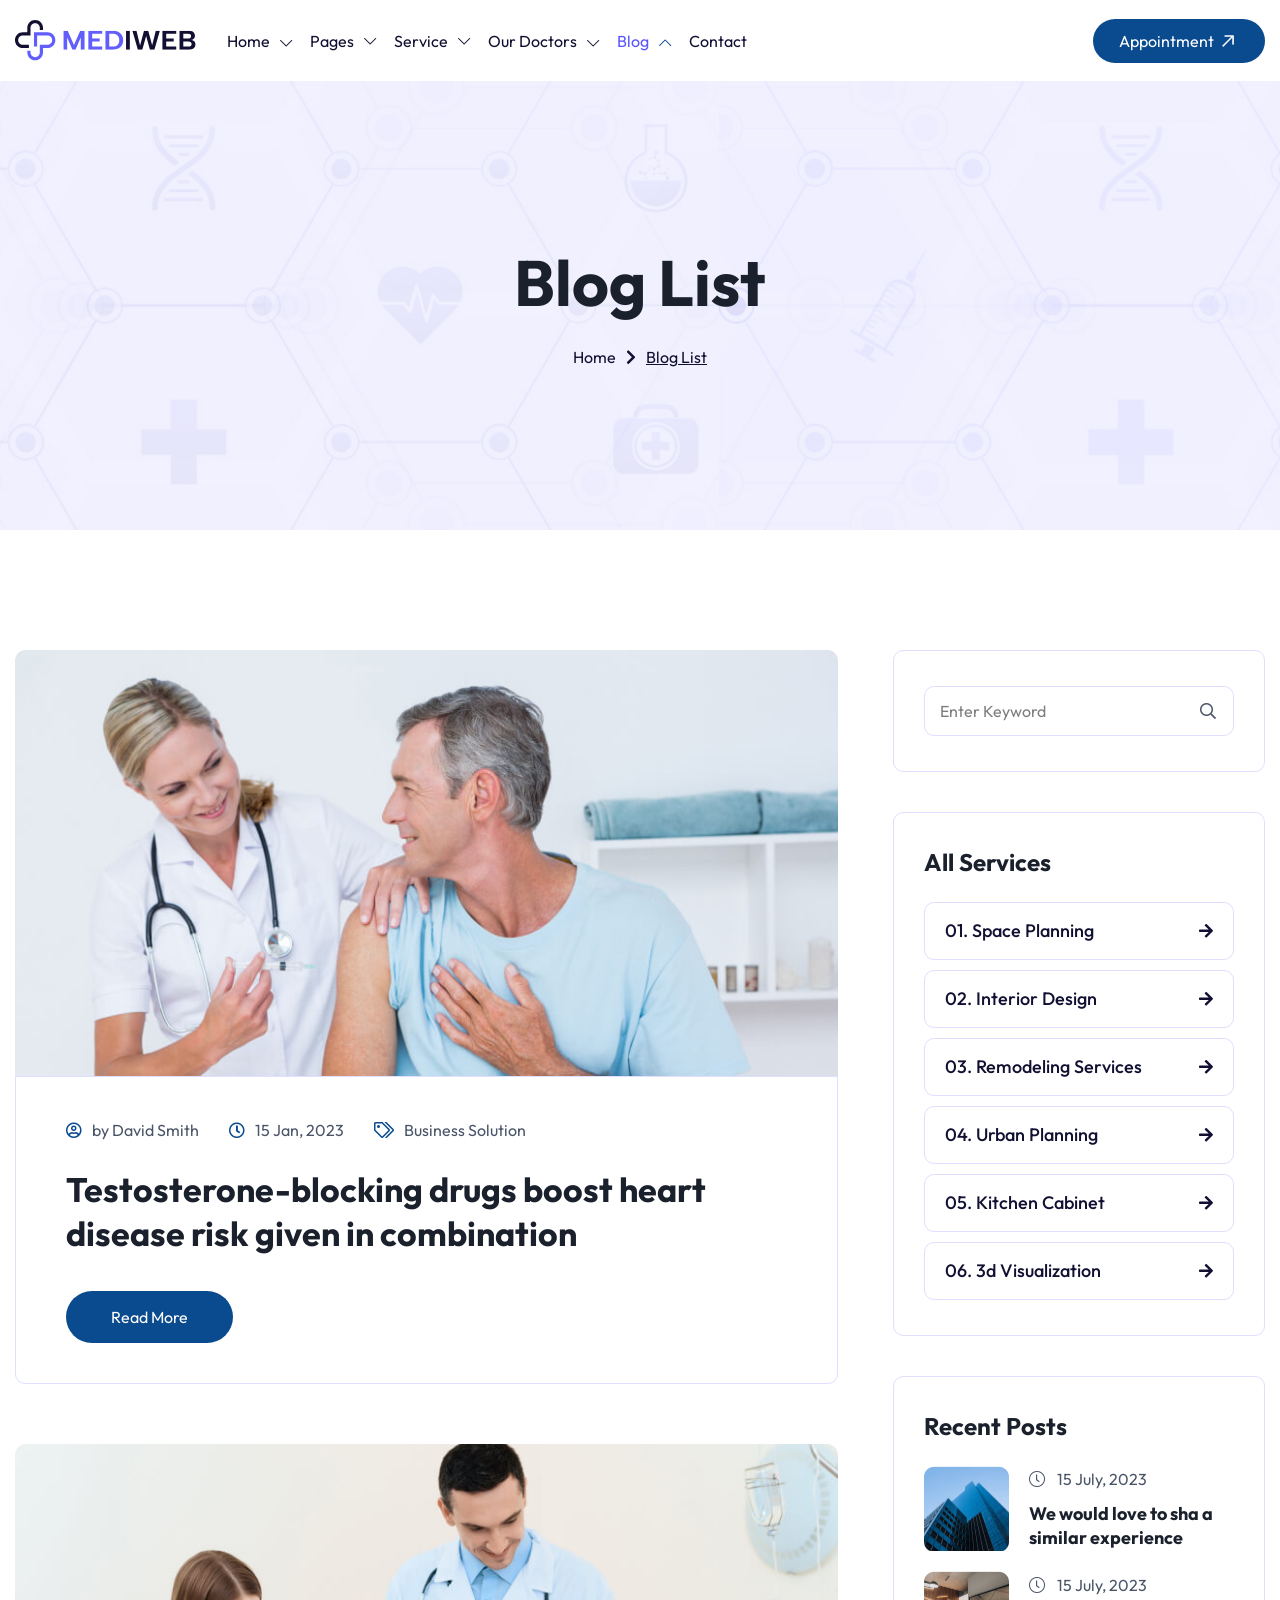
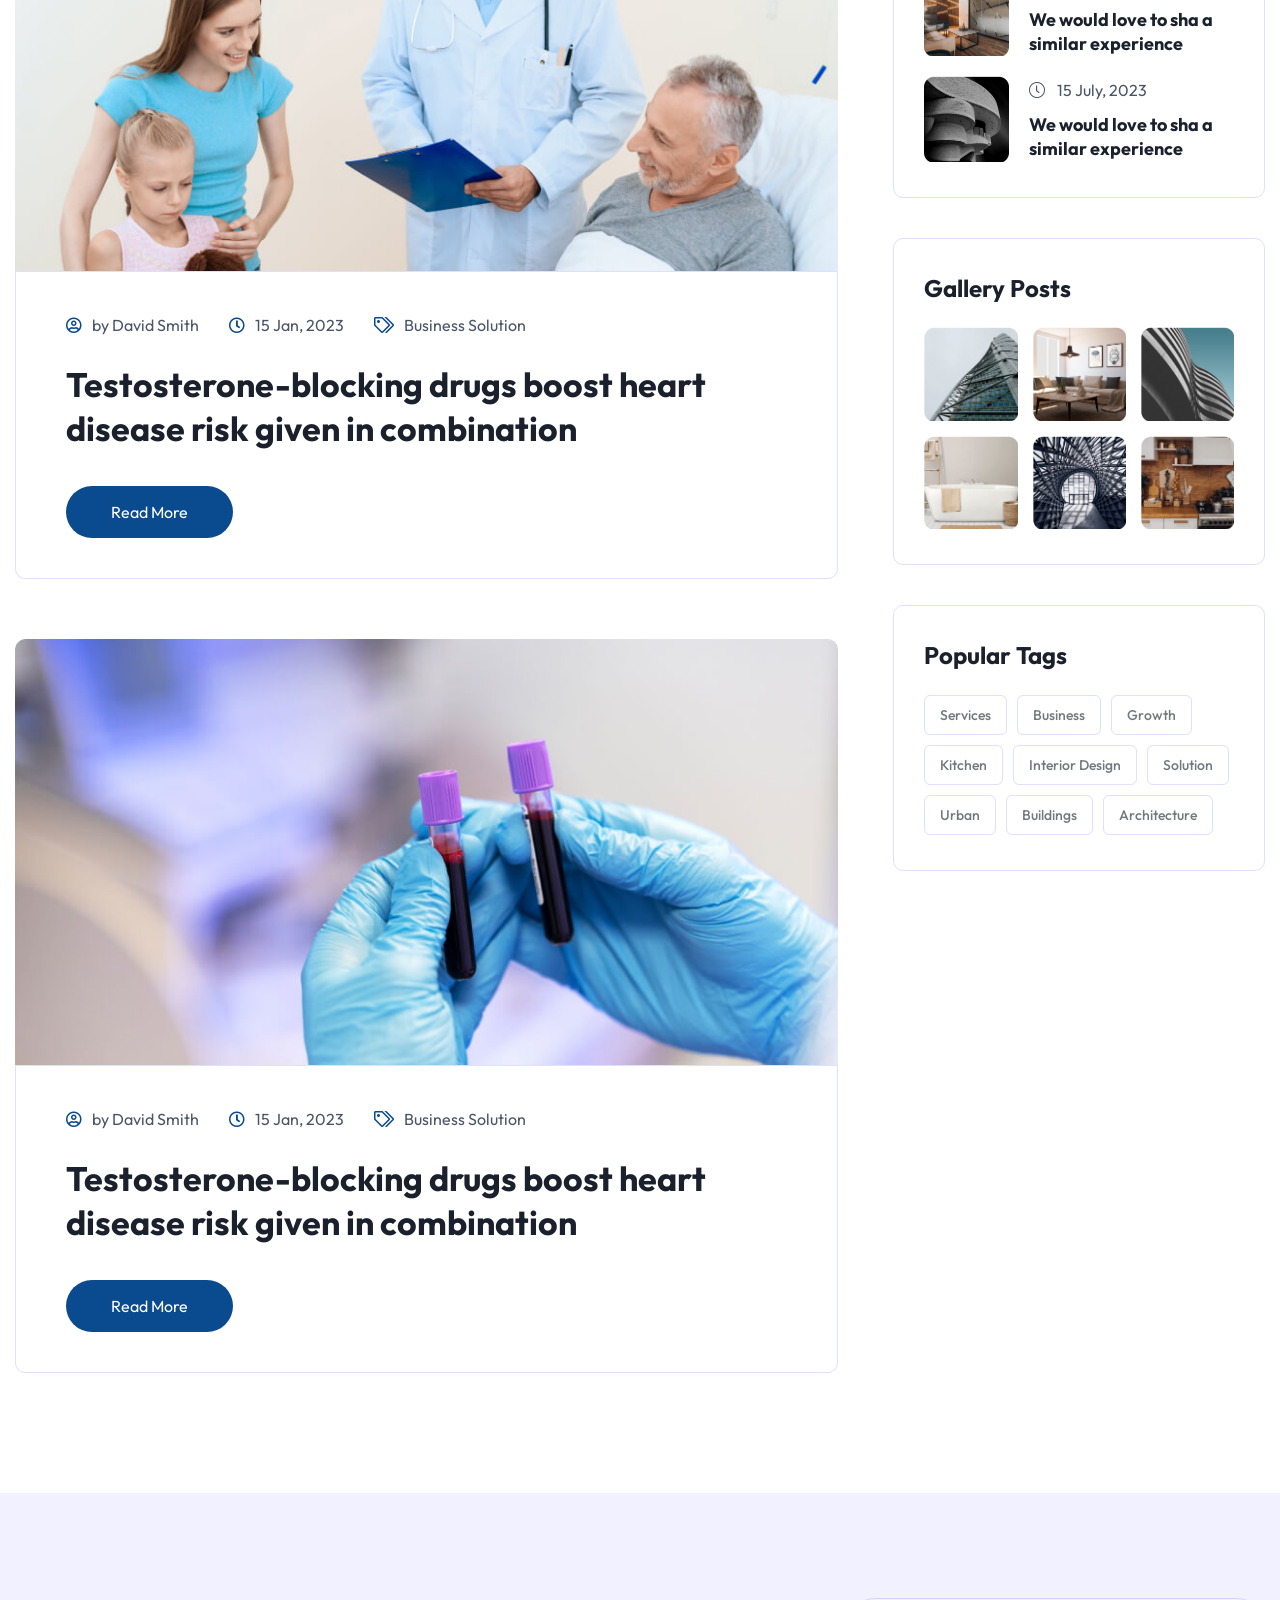
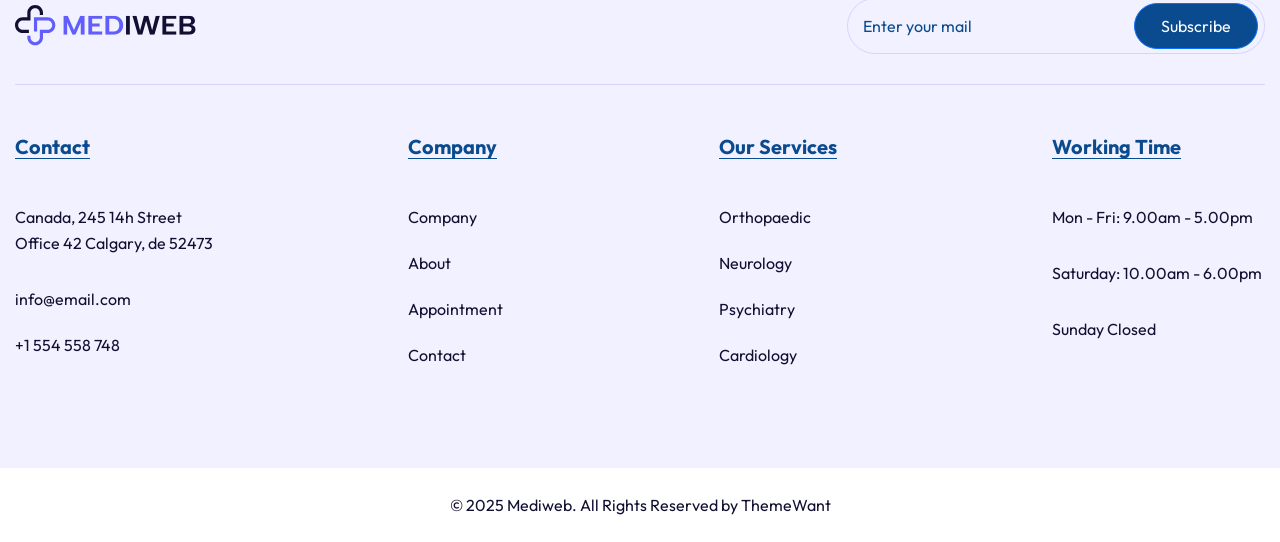
<file: blog-list.html>
<!DOCTYPE html>
<html lang="en">

<head>
    <meta charset="UTF-8">
    <meta name="viewport" content="width=device-width, initial-scale=1.0">
    <link rel="shortcut icon" type="image/x-icon" href="assets/images/fav.png">
    <title>Medical & Health Care
        HTML Template</title>
    <meta name="description" content="Your trusted source for expert healthcare services and medical information. Providing personalized care, advanced treatments, and reliable health resources to help you achieve better health.">
    <link rel="stylesheet" href="assets/css/plugins/plugins.css">
    <link rel="stylesheet" href="assets/css/plugins/magnifying-popup.css">
    <link rel="stylesheet" href="assets/css/vendor/bootstrap.min.css">
    <link rel="stylesheet" href="assets/css/style.css">
</head>

<body>

    <!-- header area start -->
    <!-- header area start -->
    <header class="header-one  header--sticky">
        <div class="container">
            <div class="row">
                <div class="col-lg-12">
                    <div class="header-wrapper-1">
                        <div class="logo-area-start">
                            <a href="index.html" class="logo">
                                <img src="assets/images/logo/logo.svg" alt="logo_area">
                            </a>
                            <div class="nav-area">
                                <ul class="">
                                    <li class="has-dropdown main-nav">
                                        <a href="#">Home</a>
                                        <ul class="submenu parent-nav">
                                            <li><a href="index.html">Hospital Home</a></li>
                                            <li><a href="index-two.html">Medical Consulting</a></li>
                                            <li><a href="index-three.html">Medical Center</a></li>
                                            <li><a href="index-four.html">Online Doctor</a></li>
                                            <li><a href="index-five.html">Dental Care</a></li>
                                            <li><a href="index-six.html">Health Care</a></li>
                                            <li><a href="index-seven.html">Gynecology</a></li>
                                            <li><a href="index-eight.html">Surgery</a></li>
                                            <li><a href="index-nine.html">Optics</a></li>
                                        </ul>
                                    </li>

                                    <li class="main-nav has-dropdown mega-menu">
                                        <a href="#">Pages</a>
                                        <div class="rts-mega-menu">
                                            <div class="wrapper">
                                                <div class="row g-0">
                                                    <div class="col-lg-3">
                                                        <ul class="mega-menu-item parent-nav">
                                                            <li><a href="about.html">About</a></li>
                                                            <li><a href="doctors-one.html">Our Doctors</a></li>
                                                            <li><a href="doctors-two.html">Our Doctors v2</a></li>
                                                            <li><a href="doctor-details.html">Doctors Details</a></li>
                                                        </ul>
                                                    </div>
                                                    <div class="col-lg-3">
                                                        <ul class="mega-menu-item parent-nav">
                                                            <li><a href="shedule.html">Doctors Shedule</a></li>
                                                            <li><a href="appoinment.html">Appoinment</a></li>
                                                            <li><a href="procedures.html">Procedures</a></li>
                                                            <li><a href="health-package.html">Health Packages</a></li>

                                                        </ul>
                                                    </div>
                                                    <div class="col-lg-3">
                                                        <ul class="mega-menu-item parent-nav">
                                                            <li><a href="international-patient.html">International Patient</a></li>
                                                            <li><a href="portfolio.html">Portfolio</a></li>
                                                            <li><a href="portfolio-details.html">Portfolio Details</a></li>
                                                            <li><a href="faq.html">FAQ's</a></li>

                                                        </ul>
                                                    </div>
                                                    <div class="col-lg-3">
                                                        <ul class="mega-menu-item parent-nav">
                                                            <li><a href="doctors-one.html">Our Doctors</a></li>
                                                            <li><a href="pricing.html">Pricing Plan</a></li>
                                                            <li><a href="before-after.html">Before After</a></li>
                                                            <li><a href="contactus.html">Contact Us</a></li>

                                                        </ul>
                                                    </div>

                                                </div>
                                            </div>
                                        </div>
                                    </li>
                                    <li class="main-nav has-dropdown mega-menu">
                                        <a href="#">Service</a>
                                        <div class="rts-mega-menu with-add">
                                            <div class="wrapper">
                                                <div class="row g-0">
                                                    <div class="col-lg-9">
                                                        <div class="menu-add-top-area">
                                                            <h5 class="title">Our Treatments</h5>
                                                        </div>
                                                        <div class="row pl--30 pt--30">
                                                            <div class="col-lg-3">
                                                                <ul class="mega-menu-item">
                                                                    <li>
                                                                        <a href="service-details.html">
                                                                            <img src="assets/images/service/09.svg" alt="service">Cardiology</a>
                                                                    </li>
                                                                    <li>
                                                                        <a href="service-details.html">
                                                                            <img src="assets/images/service/11.svg" alt="service">Dental Care</a>
                                                                    </li>
                                                                    <li>
                                                                        <a href="service-details.html">
                                                                            <img src="assets/images/service/10.svg" alt="service">Neurology</a>
                                                                    </li>
                                                                    <li>
                                                                        <a href="service-details.html">
                                                                            <img src="assets/images/service/12.svg" alt="service">Mental Health</a>
                                                                    </li>
                                                                </ul>
                                                            </div>
                                                            <div class="col-lg-3">
                                                                <ul class="mega-menu-item">
                                                                    <li>
                                                                        <a href="service-details.html">
                                                                            <img src="assets/images/service/14.svg" alt="service">Orthopedics</a>
                                                                    </li>
                                                                    <li>
                                                                        <a href="service-details.html">
                                                                            <img src="assets/images/service/13.svg" alt="service">Medicine</a>
                                                                    </li>
                                                                    <li>
                                                                        <a href="service-details.html">
                                                                            <img src="assets/images/service/15.svg" alt="service">Comprehensive</a>
                                                                    </li>
                                                                    <li>
                                                                        <a href="service-details.html">
                                                                            <img src="assets/images/service/16.svg" alt="service">Gynecology</a>
                                                                    </li>
                                                                </ul>
                                                            </div>
                                                            <div class="col-lg-3">
                                                                <ul class="mega-menu-item">
                                                                    <li>
                                                                        <a href="service-details.html">
                                                                            <img src="assets/images/service/24.svg" alt="service">Kidney
                                                                            Transplant</a>
                                                                    </li>
                                                                    <li>
                                                                        <a href="service-details.html">
                                                                            <img src="assets/images/service/25.svg" alt="service">Medicine</a>
                                                                    </li>
                                                                    <li>
                                                                        <a href="service-details.html">
                                                                            <img src="assets/images/service/26.svg" alt="service">Cancer Care</a>
                                                                    </li>
                                                                    <li>
                                                                        <a href="service-details.html">
                                                                            <img src="assets/images/service/27.svg" alt="service">Radiology</a>
                                                                    </li>
                                                                </ul>
                                                            </div>
                                                            <div class="col-lg-3">
                                                                <ul class="mega-menu-item">
                                                                    <li>
                                                                        <a href="service.html">
                                                                            <img src="assets/images/service/10.svg" alt="service">Service</a>
                                                                    </li>
                                                                    <li>
                                                                        <a href="service-details.html">
                                                                            <img src="assets/images/service/10.svg" alt="service">Service
                                                                            Details</a>
                                                                    </li>
                                                                    <li>
                                                                        <a href="service-details-2.html">
                                                                            <img src="assets/images/service/10.svg" alt="service">Service
                                                                            Details v2</a>
                                                                    </li>
                                                                    <li>
                                                                        <a href="service-details-3.html">
                                                                            <img src="assets/images/service/10.svg" alt="service">Service
                                                                            Details v3</a>
                                                                    </li>

                                                                </ul>
                                                            </div>
                                                        </div>
                                                    </div>
                                                    <div class="col-lg-3">
                                                        <div class="menu-right-add">
                                                            <img src="assets/images/menu/01.webp" alt="">
                                                            <div class="absolute-image">
                                                                <img src="assets/images/menu/02.webp" alt="">
                                                                <div class="inner-content">
                                                                    <h3 class="title">
                                                                        Trust Your Heart to <br> The Experts
                                                                    </h3>
                                                                    <a href="appoinment.html" class="rts-btn btn-primary">Appointment</a>
                                                                </div>
                                                            </div>
                                                        </div>
                                                    </div>
                                                </div>
                                            </div>
                                        </div>
                                    </li>
                                    <li class="main-nav has-dropdown">
                                        <a href="doctors-one.html">Our Doctors</a>
                                        <ul class="submenu parent-nav">
                                            <li><a href="doctors-one.html">Our Doctors</a></li>
                                            <li><a href="doctors-two.html">Our Doctors v2</a></li>
                                            <li><a href="doctor-details.html">Doctors Details</a></li>
                                        </ul>
                                    </li>
                                    <li class="main-nav has-dropdown">
                                        <a href="#">Blog</a>
                                        <ul class="submenu parent-nav">
                                            <li><a href="blog.html">Blog Grid</a></li>
                                            <li><a href="blog-list.html">Blog List</a></li>
                                            <li><a href="blog-details.html">Blog Details</a></li>
                                        </ul>
                                    </li>
                                    <li class="main-nav"><a href="contactus.html">Contact</a></li>
                                </ul>
                            </div>
                        </div>
                        <div class="header-right">
                            <!-- <div class="cart-button">
                                <i class="fa-light fa-cart-shopping"></i>
                            </div> -->
                            <a href="appoinment.html" class="rts-btn btn-primary">Appointment <img src="assets/images/banner/icons/arrow--up-right.svg" alt=""></a>
                            <div class="menu-btn" id="menu-btn">
                                <svg width="20" height="16" viewBox="0 0 20 16" fill="none" xmlns="http://www.w3.org/2000/svg">
                                    <rect y="14" width="20" height="2" fill="#1F1F25"></rect>
                                    <rect y="7" width="20" height="2" fill="#1F1F25"></rect>
                                    <rect width="20" height="2" fill="#1F1F25"></rect>
                                </svg>
                            </div>
                        </div>
                    </div>
                </div>
            </div>
        </div>

    </header>
    <!-- header area end -->
    <!-- header area end -->

    <!-- rts breadcrumb area start -->
    <div class="rts-breadcrumb-area bg_image rts-section-gap">
        <div class="container ptb--40">
            <div class="row">
                <div class="breadcrumb-area-wrapper">
                    <h1 class="title">Blog List</h1>
                    <div class="nav-bread-crumb">
                        <a href="/">Home</a>
                        <i class="fa-solid fa-chevron-right"></i>
                        <a href="#" class="current">Blog List</a>
                    </div>
                </div>
            </div>
        </div>
    </div>
    <!-- rts breadcrumb area end -->

    <!-- blog list area start -->
    <div class="clog-list-area rts-section-gap">
        <div class="container">
            <div class="row g-5">
                <div class="col-lg-8">
                    <div class="single-blog-list-area mb--60">
                        <a href="blog-details.html" class="thumbnail">
                            <img src="assets/images/blog/01.jpg" alt="blog">
                        </a>
                        <div class="inner-content-area">
                            <div class="tag-author-area">
                                <div class="single">
                                    <i class="fa-regular fa-circle-user"></i>
                                    <span>by David Smith</span>
                                </div>
                                <div class="single">
                                    <i class="fa-regular fa-clock"></i>
                                    <span>15 Jan, 2023</span>
                                </div>
                                <div class="single">
                                    <i class="fa-regular fa-tags"></i>
                                    <span>Business Solution</span>
                                </div>
                            </div>
                            <a href="blog-details.html">
                                <h4 class="title">Testosterone-blocking drugs boost heart disease risk given in
                                    combination</h4>
                            </a>
                            <a href="blog-details.html" class="rts-btn btn-primary">Read More</a>
                        </div>
                    </div>
                    <div class="single-blog-list-area mb--60">
                        <a href="blog-details.html" class="thumbnail">
                            <img src="assets/images/blog/02.jpg" alt="blog">
                        </a>
                        <div class="inner-content-area">
                            <div class="tag-author-area">
                                <div class="single">
                                    <i class="fa-regular fa-circle-user"></i>
                                    <span>by David Smith</span>
                                </div>
                                <div class="single">
                                    <i class="fa-regular fa-clock"></i>
                                    <span>15 Jan, 2023</span>
                                </div>
                                <div class="single">
                                    <i class="fa-regular fa-tags"></i>
                                    <span>Business Solution</span>
                                </div>
                            </div>
                            <a href="blog-details.html">
                                <h4 class="title">Testosterone-blocking drugs boost heart disease risk given in
                                    combination</h4>
                            </a>
                            <a href="blog-details.html" class="rts-btn btn-primary">Read More</a>
                        </div>
                    </div>
                    <div class="single-blog-list-area">
                        <a href="blog-details.html" class="thumbnail">
                            <img src="assets/images/blog/03.jpg" alt="blog">
                        </a>
                        <div class="inner-content-area">
                            <div class="tag-author-area">
                                <div class="single">
                                    <i class="fa-regular fa-circle-user"></i>
                                    <span>by David Smith</span>
                                </div>
                                <div class="single">
                                    <i class="fa-regular fa-clock"></i>
                                    <span>15 Jan, 2023</span>
                                </div>
                                <div class="single">
                                    <i class="fa-regular fa-tags"></i>
                                    <span>Business Solution</span>
                                </div>
                            </div>
                            <a href="blog-details.html">
                                <h4 class="title">Testosterone-blocking drugs boost heart disease risk given in
                                    combination</h4>
                            </a>
                            <a href="blog-details.html" class="rts-btn btn-primary">Read More</a>
                        </div>
                    </div>
                </div>
                <div class="col-lg-4 pl--40 pl_md--10 pl_sm--15">
                    <div class="single-sidebar-wized">
                        <div class="search">
                            <input type="text" placeholder="Enter Keyword">
                            <i class="fa-regular fa-magnifying-glass"></i>
                        </div>
                    </div>
                    <div class="single-sidebar-wized">
                        <div class="title-area">
                            <h5 class="title">All Services</h5>
                        </div>
                        <a href="#" class="single-service">
                            <p>01. Space Planning</p>
                            <i class="fa-solid fa-arrow-right"></i>
                        </a>
                        <a href="#" class="single-service">
                            <p>02. Interior Design</p>
                            <i class="fa-solid fa-arrow-right"></i>
                        </a>
                        <a href="#" class="single-service">
                            <p>03. Remodeling Services</p>
                            <i class="fa-solid fa-arrow-right"></i>
                        </a>
                        <a href="#" class="single-service">
                            <p>04. Urban Planning</p>
                            <i class="fa-solid fa-arrow-right"></i>
                        </a>
                        <a href="#" class="single-service">
                            <p>05. Kitchen Cabinet</p>
                            <i class="fa-solid fa-arrow-right"></i>
                        </a>
                        <a href="#" class="single-service">
                            <p>06. 3d Visualization </p>
                            <i class="fa-solid fa-arrow-right"></i>
                        </a>
                    </div>
                    <div class="single-sidebar-wized">
                        <div class="title-area">
                            <h5 class="title">Recent Posts</h5>
                        </div>
                        <div class="signle-post-short-area">
                            <a href="blog-details.html" class="thumbnail">
                                <img src="assets/images/blog/thumb/01.png" alt="blog">
                            </a>
                            <div class="infor">
                                <div class="time">
                                    <i class="fa-sharp fa-light fa-clock"></i>
                                    15 July, 2023
                                </div>
                                <a href="#">
                                    <h5 class="title">
                                        We would love to sha a similar experience
                                    </h5>
                                </a>
                            </div>
                        </div>
                        <div class="signle-post-short-area">
                            <a href="blog-details.html" class="thumbnail">
                                <img src="assets/images/blog/thumb/02.png" alt="blog">
                            </a>
                            <div class="infor">
                                <div class="time">
                                    <i class="fa-sharp fa-light fa-clock"></i>
                                    15 July, 2023
                                </div>
                                <a href="#">
                                    <h5 class="title">
                                        We would love to sha a similar experience
                                    </h5>
                                </a>
                            </div>
                        </div>
                        <div class="signle-post-short-area">
                            <a href="blog-details.html" class="thumbnail">
                                <img src="assets/images/blog/thumb/03.png" alt="blog">
                            </a>
                            <div class="infor">
                                <div class="time">
                                    <i class="fa-sharp fa-light fa-clock"></i>
                                    15 July, 2023
                                </div>
                                <a href="#">
                                    <h5 class="title">
                                        We would love to sha a similar experience
                                    </h5>
                                </a>
                            </div>
                        </div>
                    </div>
                    <div class="single-sidebar-wized">
                        <div class="title-area">
                            <h5 class="title">Gallery Posts</h5>
                        </div>
                        <div class="gallery-area">
                            <div class="row g-4">
                                <div class="col-lg-4 col-md-4 col-sm-6 col-6">
                                    <div class="thumbnail">
                                        <img src="assets/images/blog/thumb/04.png" alt="thumbnail">
                                    </div>
                                </div>
                                <div class="col-lg-4 col-md-4 col-sm-6 col-6">
                                    <div class="thumbnail">
                                        <img src="assets/images/blog/thumb/05.png" alt="thumbnail">
                                    </div>
                                </div>
                                <div class="col-lg-4 col-md-4 col-sm-6 col-6">
                                    <div class="thumbnail">
                                        <img src="assets/images/blog/thumb/06.png" alt="thumbnail">
                                    </div>
                                </div>
                                <div class="col-lg-4 col-md-4 col-sm-6 col-6">
                                    <div class="thumbnail">
                                        <img src="assets/images/blog/thumb/07.png" alt="thumbnail">
                                    </div>
                                </div>
                                <div class="col-lg-4 col-md-4 col-sm-6 col-6">
                                    <div class="thumbnail">
                                        <img src="assets/images/blog/thumb/08.png" alt="thumbnail">
                                    </div>
                                </div>
                                <div class="col-lg-4 col-md-4 col-sm-6 col-6">
                                    <div class="thumbnail">
                                        <img src="assets/images/blog/thumb/09.png" alt="thumbnail">
                                    </div>
                                </div>
                            </div>
                        </div>
                    </div>
                    <div class="single-sidebar-wized">
                        <div class="title-area">
                            <h5 class="title">Popular Tags</h5>
                        </div>
                        <div class="tag-wrapper-small">
                            <div class="single-tag">
                                Services
                            </div>
                            <div class="single-tag">
                                Business
                            </div>
                            <div class="single-tag">
                                Growth
                            </div>
                            <div class="single-tag">
                                Kitchen
                            </div>
                            <div class="single-tag">
                                Interior Design
                            </div>
                            <div class="single-tag">
                                Solution
                            </div>
                            <div class="single-tag">
                                Urban
                            </div>
                            <div class="single-tag">
                                Buildings
                            </div>
                            <div class="single-tag">
                                Architecture
                            </div>
                        </div>
                    </div>
                </div>
            </div>
        </div>
    </div>
    <!-- blog list area end -->





    <!-- header area start -->
    <!-- rts footer area start -->
    <div class="rts-footer-area footer-two  pt--105 pt_sm--60">
        <div class="container">
            <div class="row">
                <div class="col-lg-12">
                    <!-- subscribe area start -->
                    <div class="subscribe-area-start pb--30">
                        <a href="#" class="logo">
                            <img src="assets/images/logo/logo-3.svg" alt="logo">
                        </a>
                        <!-- subscribe area start -->
                        <div class="subscribe-area">
                            <input type="text" placeholder="Enter your mail">
                            <button class="rts-btn btn-primary">Subscribe</button>
                        </div>
                        <!-- subscribe area end -->
                    </div>
                    <!-- subscribe area end -->
                </div>
                <div class="col-lg-12">
                    <div class="footer-wrapper-style-between">
                        <div class="single-wized">
                            <h6 class="title">Contact</h6>
                            <div class="body">
                                <p class="location">
                                    Canada, 245 14h Street
                                    Office 42 Calgary, de 52473
                                </p>
                                <a href="#">info@email.com</a>
                                <a href="#">+1 554 558 748</a>
                            </div>
                        </div>
                        <div class="single-wized">
                            <h6 class="title">Company </h6>
                            <div class="body">
                                <ul class="nav-bottom">
                                    <li><a href="about.html">Company</a></li>
                                    <li><a href="about.html">About</a></li>
                                    <li><a href="appoinment.html">Appointment </a></li>
                                    <li><a href="contactus.html">Contact</a></li>
                                </ul>
                            </div>
                        </div>
                        <div class="single-wized">
                            <h6 class="title">Our Services</h6>
                            <div class="body">
                                <ul class="nav-bottom">
                                    <li><a href="service-details.html">Orthopaedic</a></li>
                                    <li><a href="service-details.html">Neurology</a></li>
                                    <li><a href="service-details.html">Psychiatry </a></li>
                                    <li><a href="service-details.html">Cardiology</a></li>
                                </ul>
                            </div>
                        </div>
                        <div class="single-wized">
                            <h6 class="title">Working Time</h6>
                            <div class="body">
                                <p class="location">
                                    Mon - Fri: 9.00am - 5.00pm
                                </p>
                                <p class="location">
                                    Saturday: 10.00am - 6.00pm
                                </p>
                                <p class="location">
                                    Sunday Closed
                                </p>

                            </div>
                        </div>
                    </div>
                </div>
            </div>
        </div>
    </div>
    <div class="copyright-area two">
        <div class="container">
            <div class="row">
                <div class="col-lg-12">
                    <div class="copyright-area-inner">
                        <p>© 2025 Mediweb. All Rights Reserved by <a target="_blank" href="https://themeforest.net/user/themewant">ThemeWant</a></p>
                    </div>
                </div>
            </div>
        </div>
    </div>
    <!-- rts footer area end -->
    <!-- header area end -->


    <!-- header style two -->
    <div id="side-bar" class="side-bar header-two">
        <button class="close-icon-menu"><i class="far fa-times"></i></button>
        <!-- mobile menu area start -->
        <div class="mobile-menu-main">
            <nav class="nav-main mainmenu-nav mt--30">
                <ul class="mainmenu metismenu" id="mobile-menu-active">
                    <li class="has-droupdown">
                        <a href="#" class="main">Home</a>
                        <ul class="submenu mm-collapse">
                            <li><a class="mobile-menu-link" href="index.html">Main Home</a></li>
                            <li><a class="mobile-menu-link" href="index-two.html">Home Two</a></li>
                            <li><a class="mobile-menu-link" href="index-three.html">Home Three</a></li>
                            <li><a class="mobile-menu-link" href="index-four.html">Home Four</a></li>
                            <li><a class="mobile-menu-link" href="index-five.html">Home Five</a></li>
                            <li><a class="mobile-menu-link" href="index-six.html">Home Six</a></li>
                            <li><a class="mobile-menu-link" href="index-seven.html">Home Seven</a></li>
                            <li><a class="mobile-menu-link" href="index-eight.html">Home Eight</a></li>
                            <li><a class="mobile-menu-link" href="index-nine.html">Home Nine</a></li>
                        </ul>
                    </li>
                    <li class="has-droupdown">
                        <a href="#" class="main">Pages</a>
                        <ul class="submenu mm-collapse">
                            <li class="main-nav"><a href="about.html">About</a></li>
                            <li><a class="mobile-menu-link" href="doctors-one.html">Our Doctors</a></li>
                            <li><a class="mobile-menu-link" href="doctors-two.html">Our Doctors v2</a></li>
                            <li><a class="mobile-menu-link" href="doctor-details.html">Doctors Details</a></li>
                            <li><a class="mobile-menu-link" href="appoinment.html">Appoinment</a></li>
                            <li><a class="mobile-menu-link" href="procedures.html">Procedures</a></li>
                            <li><a class="mobile-menu-link" href="portfolio.html">Portfolio</a></li>
                            <li><a class="mobile-menu-link" href="portfolio-details.html">Portfolio Details</a></li>
                            <li><a class="mobile-menu-link" href="faq.html">FAQ's</a></li>
                            <li><a class="mobile-menu-link" href="shedule.html">Docot Shedule</a></li>
                            <li><a class="mobile-menu-link" href="pricing.html">Pricing Plane</a></li>
                            <li><a class="mobile-menu-link" href="before-after.html">Before After</a></li>
                            <li><a class="mobile-menu-link" href="contactus.html">Contact Us</a></li>
                        </ul>
                    </li>
                    <li class="has-droupdown">
                        <a href="#" class="main">Service</a>
                        <ul class="submenu mm-collapse">
                            <li><a href="service.html">Service</a></li>
                            <li><a href="service-details.html">Service Details</a></li>
                            <li><a href="service-details-2.html">Service Details v2</a></li>
                            <li><a href="service-details-3.html">Service Details v3</a></li>
                        </ul>
                    </li>
                    <li class="has-droupdown">
                        <a href="#" class="main">Blog</a>
                        <ul class="submenu mm-collapse">
                            <li><a class="mobile-menu-link" href="blog.html">Blog Post</a></li>
                            <li><a class="mobile-menu-link" href="blog-list.html">Blog Post</a></li>
                            <li><a class="mobile-menu-link" href="blog-details.html">Blog Details</a></li>
                        </ul>
                    </li>
                    <li><a href="contactus.html" class="main">Contact</a></li>
                </ul>
            </nav>

            <div class="rts-social-style-one pl--20 mt--50">
                <ul>
                    <li>
                        <a href="#">
                            <i class="fa-brands fa-facebook-f"></i>
                        </a>
                    </li>
                    <li>
                        <a href="#">
                            <i class="fa-brands fa-twitter"></i>
                        </a>
                    </li>
                    <li>
                        <a href="#">
                            <i class="fa-brands fa-youtube"></i>
                        </a>
                    </li>
                    <li>
                        <a href="#">
                            <i class="fa-brands fa-linkedin-in"></i>
                        </a>
                    </li>
                </ul>
            </div>
        </div>
        <!-- mobile menu area end -->
    </div>
    <!-- header style two End -->
    <div class="loader-wrapper">
        <div class="loader">
        </div>
        <div class="loader-section section-left"></div>
        <div class="loader-section section-right"></div>
    </div>
    <div id="anywhere-home">
    </div>
    <!-- progress area start -->
    <div class="progress-wrap">
        <svg class="progress-circle svg-content" width="100%" height="100%" viewBox="-1 -1 102 102">
            <path d="M50,1 a49,49 0 0,1 0,98 a49,49 0 0,1 0,-98" style="transition: stroke-dashoffset 10ms linear 0s; stroke-dasharray: 307.919, 307.919; stroke-dashoffset: 307.919;">
            </path>
        </svg>
    </div>
    <!-- progress area end -->

    <script src="assets/js/plugins/jquery.js"></script>
    <script src="assets/js/plugins/jquery-ui.js"></script>
    <script src="assets/js/vendor/waw.js"></script>
    <script src="assets/js/plugins/swiper.js"></script>
    <script src="assets/js/plugins/metismenu.js"></script>
    <script src="assets/js/plugins/jarallax.js"></script>
    <script src="assets/js/plugins/smooth-scroll.js"></script>
    <script src="assets/js/plugins/magnifying-popup.js"></script>
    <script src="assets/js/vendor/bootstrap.min.js"></script>
    <!-- main js here -->
    <script src="assets/js/main.js"></script>

</body>

</html>
</file>
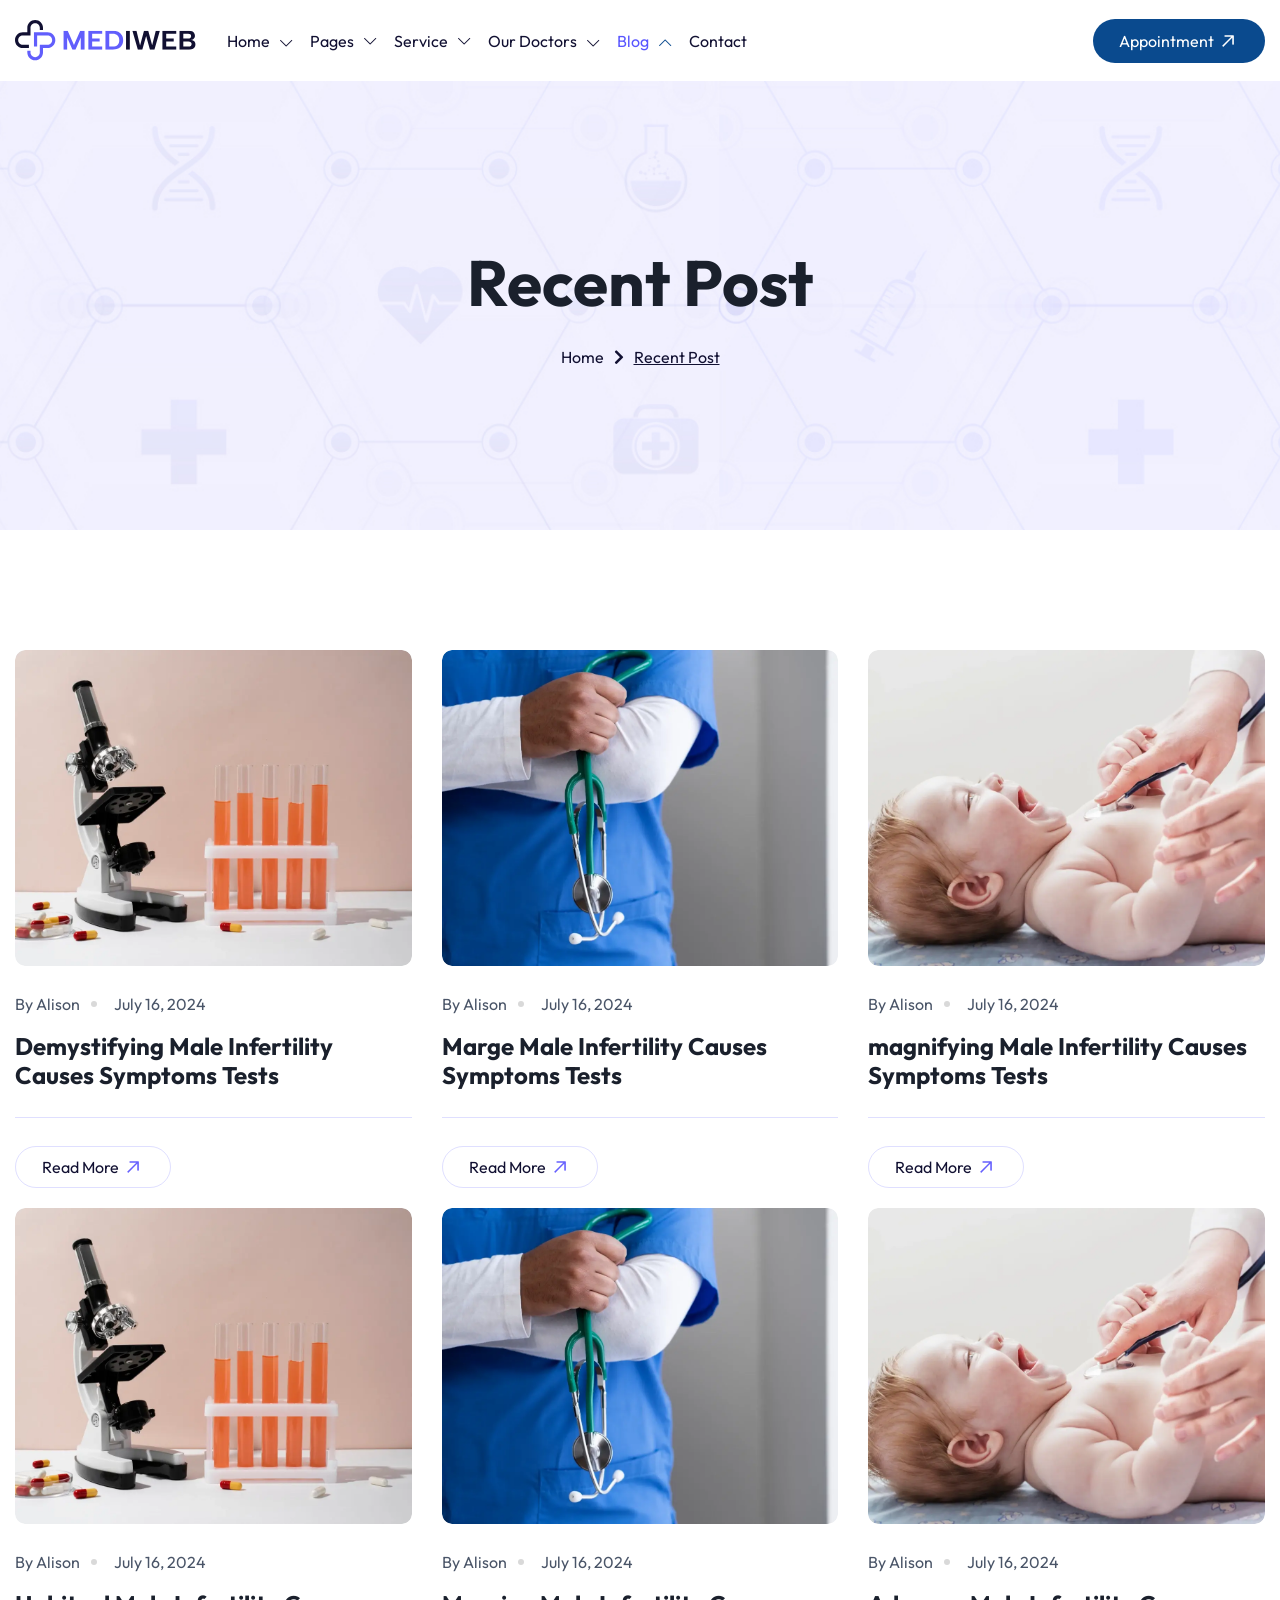
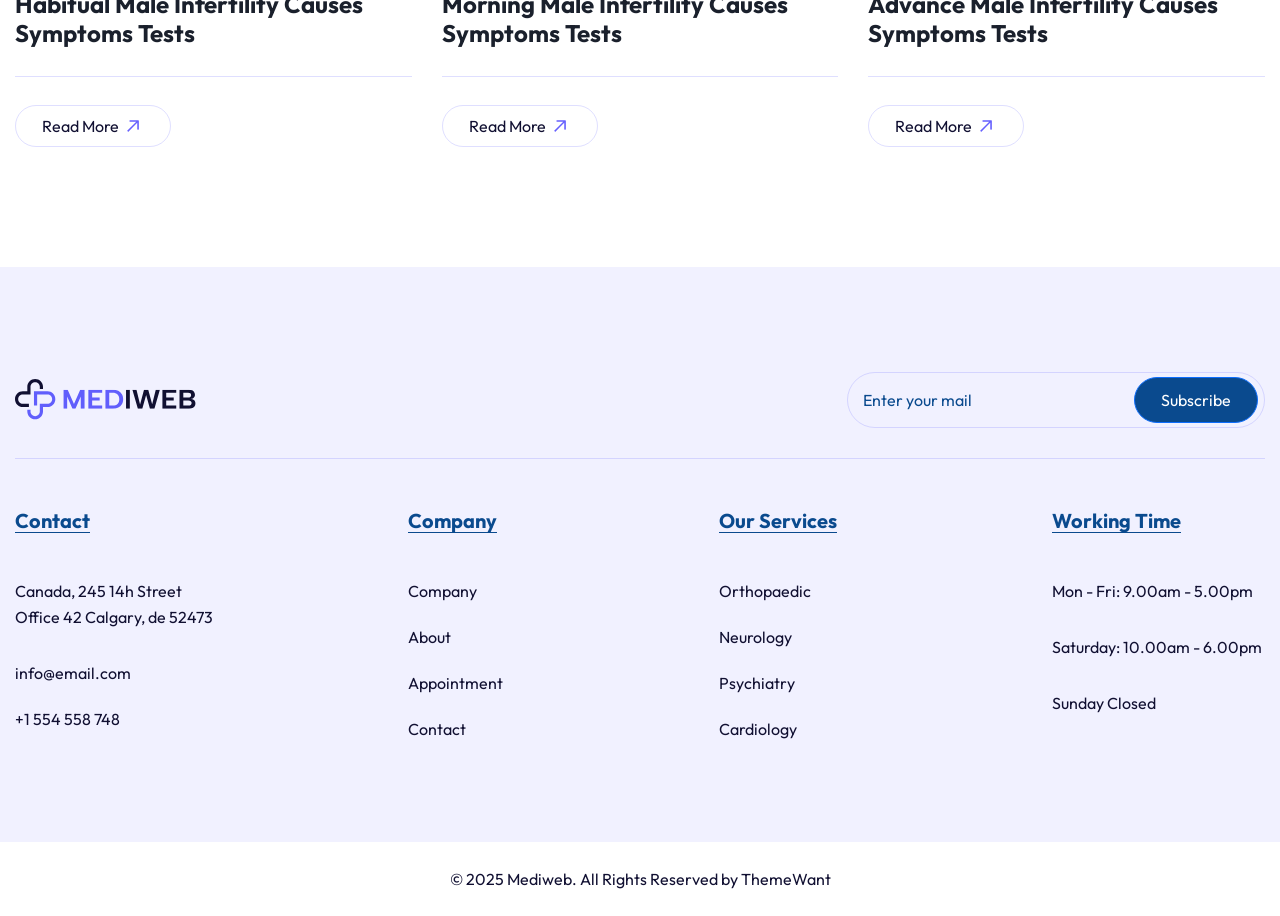
<file: blog.html>
<!DOCTYPE html>
<html lang="en">

<head>
    <meta charset="UTF-8">
    <meta name="viewport" content="width=device-width, initial-scale=1.0">
    <link rel="shortcut icon" type="image/x-icon" href="assets/images/fav.png">
    <title>Medical & Health Care
        HTML Template</title>
    <meta name="description" content="Your trusted source for expert healthcare services and medical information. Providing personalized care, advanced treatments, and reliable health resources to help you achieve better health.">
    <link rel="stylesheet" href="assets/css/plugins/plugins.css">
    <link rel="stylesheet" href="assets/css/plugins/magnifying-popup.css">
    <link rel="stylesheet" href="assets/css/vendor/bootstrap.min.css">
    <link rel="stylesheet" href="assets/css/style.css">
</head>

<body>

    <!-- header area start -->
    <!-- header area start -->
    <header class="header-one  header--sticky">
        <div class="container">
            <div class="row">
                <div class="col-lg-12">
                    <div class="header-wrapper-1">
                        <div class="logo-area-start">
                            <a href="index.html" class="logo">
                                <img src="assets/images/logo/logo.svg" alt="logo_area">
                            </a>
                            <div class="nav-area">
                                <ul class="">
                                    <li class="has-dropdown main-nav">
                                        <a href="#">Home</a>
                                        <ul class="submenu parent-nav">
                                            <li><a href="index.html">Hospital Home</a></li>
                                            <li><a href="index-two.html">Medical Consulting</a></li>
                                            <li><a href="index-three.html">Medical Center</a></li>
                                            <li><a href="index-four.html">Online Doctor</a></li>
                                            <li><a href="index-five.html">Dental Care</a></li>
                                            <li><a href="index-six.html">Health Care</a></li>
                                            <li><a href="index-seven.html">Gynecology</a></li>
                                            <li><a href="index-eight.html">Surgery</a></li>
                                            <li><a href="index-nine.html">Optics</a></li>
                                        </ul>
                                    </li>

                                    <li class="main-nav has-dropdown mega-menu">
                                        <a href="#">Pages</a>
                                        <div class="rts-mega-menu">
                                            <div class="wrapper">
                                                <div class="row g-0">
                                                    <div class="col-lg-3">
                                                        <ul class="mega-menu-item parent-nav">
                                                            <li><a href="about.html">About</a></li>
                                                            <li><a href="doctors-one.html">Our Doctors</a></li>
                                                            <li><a href="doctors-two.html">Our Doctors v2</a></li>
                                                            <li><a href="doctor-details.html">Doctors Details</a></li>
                                                        </ul>
                                                    </div>
                                                    <div class="col-lg-3">
                                                        <ul class="mega-menu-item parent-nav">
                                                            <li><a href="shedule.html">Doctors Shedule</a></li>
                                                            <li><a href="appoinment.html">Appoinment</a></li>
                                                            <li><a href="procedures.html">Procedures</a></li>
                                                            <li><a href="health-package.html">Health Packages</a></li>

                                                        </ul>
                                                    </div>
                                                    <div class="col-lg-3">
                                                        <ul class="mega-menu-item parent-nav">
                                                            <li><a href="international-patient.html">International Patient</a></li>
                                                            <li><a href="portfolio.html">Portfolio</a></li>
                                                            <li><a href="portfolio-details.html">Portfolio Details</a></li>
                                                            <li><a href="faq.html">FAQ's</a></li>

                                                        </ul>
                                                    </div>
                                                    <div class="col-lg-3">
                                                        <ul class="mega-menu-item parent-nav">
                                                            <li><a href="doctors-one.html">Our Doctors</a></li>
                                                            <li><a href="pricing.html">Pricing Plan</a></li>
                                                            <li><a href="before-after.html">Before After</a></li>
                                                            <li><a href="contactus.html">Contact Us</a></li>

                                                        </ul>
                                                    </div>

                                                </div>
                                            </div>
                                        </div>
                                    </li>
                                    <li class="main-nav has-dropdown mega-menu">
                                        <a href="#">Service</a>
                                        <div class="rts-mega-menu with-add">
                                            <div class="wrapper">
                                                <div class="row g-0">
                                                    <div class="col-lg-9">
                                                        <div class="menu-add-top-area">
                                                            <h5 class="title">Our Treatments</h5>
                                                        </div>
                                                        <div class="row pl--30 pt--30">
                                                            <div class="col-lg-3">
                                                                <ul class="mega-menu-item">
                                                                    <li>
                                                                        <a href="service-details.html">
                                                                            <img src="assets/images/service/09.svg" alt="service">Cardiology</a>
                                                                    </li>
                                                                    <li>
                                                                        <a href="service-details.html">
                                                                            <img src="assets/images/service/11.svg" alt="service">Dental Care</a>
                                                                    </li>
                                                                    <li>
                                                                        <a href="service-details.html">
                                                                            <img src="assets/images/service/10.svg" alt="service">Neurology</a>
                                                                    </li>
                                                                    <li>
                                                                        <a href="service-details.html">
                                                                            <img src="assets/images/service/12.svg" alt="service">Mental Health</a>
                                                                    </li>
                                                                </ul>
                                                            </div>
                                                            <div class="col-lg-3">
                                                                <ul class="mega-menu-item">
                                                                    <li>
                                                                        <a href="service-details.html">
                                                                            <img src="assets/images/service/14.svg" alt="service">Orthopedics</a>
                                                                    </li>
                                                                    <li>
                                                                        <a href="service-details.html">
                                                                            <img src="assets/images/service/13.svg" alt="service">Medicine</a>
                                                                    </li>
                                                                    <li>
                                                                        <a href="service-details.html">
                                                                            <img src="assets/images/service/15.svg" alt="service">Comprehensive</a>
                                                                    </li>
                                                                    <li>
                                                                        <a href="service-details.html">
                                                                            <img src="assets/images/service/16.svg" alt="service">Gynecology</a>
                                                                    </li>
                                                                </ul>
                                                            </div>
                                                            <div class="col-lg-3">
                                                                <ul class="mega-menu-item">
                                                                    <li>
                                                                        <a href="service-details.html">
                                                                            <img src="assets/images/service/24.svg" alt="service">Kidney
                                                                            Transplant</a>
                                                                    </li>
                                                                    <li>
                                                                        <a href="service-details.html">
                                                                            <img src="assets/images/service/25.svg" alt="service">Medicine</a>
                                                                    </li>
                                                                    <li>
                                                                        <a href="service-details.html">
                                                                            <img src="assets/images/service/26.svg" alt="service">Cancer Care</a>
                                                                    </li>
                                                                    <li>
                                                                        <a href="service-details.html">
                                                                            <img src="assets/images/service/27.svg" alt="service">Radiology</a>
                                                                    </li>
                                                                </ul>
                                                            </div>
                                                            <div class="col-lg-3">
                                                                <ul class="mega-menu-item">
                                                                    <li>
                                                                        <a href="service.html">
                                                                            <img src="assets/images/service/10.svg" alt="service">Service</a>
                                                                    </li>
                                                                    <li>
                                                                        <a href="service-details.html">
                                                                            <img src="assets/images/service/10.svg" alt="service">Service
                                                                            Details</a>
                                                                    </li>
                                                                    <li>
                                                                        <a href="service-details-2.html">
                                                                            <img src="assets/images/service/10.svg" alt="service">Service
                                                                            Details v2</a>
                                                                    </li>
                                                                    <li>
                                                                        <a href="service-details-3.html">
                                                                            <img src="assets/images/service/10.svg" alt="service">Service
                                                                            Details v3</a>
                                                                    </li>

                                                                </ul>
                                                            </div>
                                                        </div>
                                                    </div>
                                                    <div class="col-lg-3">
                                                        <div class="menu-right-add">
                                                            <img src="assets/images/menu/01.webp" alt="">
                                                            <div class="absolute-image">
                                                                <img src="assets/images/menu/02.webp" alt="">
                                                                <div class="inner-content">
                                                                    <h3 class="title">
                                                                        Trust Your Heart to <br> The Experts
                                                                    </h3>
                                                                    <a href="appoinment.html" class="rts-btn btn-primary">Appointment</a>
                                                                </div>
                                                            </div>
                                                        </div>
                                                    </div>
                                                </div>
                                            </div>
                                        </div>
                                    </li>
                                    <li class="main-nav has-dropdown">
                                        <a href="doctors-one.html">Our Doctors</a>
                                        <ul class="submenu parent-nav">
                                            <li><a href="doctors-one.html">Our Doctors</a></li>
                                            <li><a href="doctors-two.html">Our Doctors v2</a></li>
                                            <li><a href="doctor-details.html">Doctors Details</a></li>
                                        </ul>
                                    </li>
                                    <li class="main-nav has-dropdown">
                                        <a href="#">Blog</a>
                                        <ul class="submenu parent-nav">
                                            <li><a href="blog.html">Blog Grid</a></li>
                                            <li><a href="blog-list.html">Blog List</a></li>
                                            <li><a href="blog-details.html">Blog Details</a></li>
                                        </ul>
                                    </li>
                                    <li class="main-nav"><a href="contactus.html">Contact</a></li>
                                </ul>
                            </div>
                        </div>
                        <div class="header-right">
                            <!-- <div class="cart-button">
                                <i class="fa-light fa-cart-shopping"></i>
                            </div> -->
                            <a href="appoinment.html" class="rts-btn btn-primary">Appointment <img src="assets/images/banner/icons/arrow--up-right.svg" alt=""></a>
                            <div class="menu-btn" id="menu-btn">
                                <svg width="20" height="16" viewBox="0 0 20 16" fill="none" xmlns="http://www.w3.org/2000/svg">
                                    <rect y="14" width="20" height="2" fill="#1F1F25"></rect>
                                    <rect y="7" width="20" height="2" fill="#1F1F25"></rect>
                                    <rect width="20" height="2" fill="#1F1F25"></rect>
                                </svg>
                            </div>
                        </div>
                    </div>
                </div>
            </div>
        </div>

    </header>
    <!-- header area end -->
    <!-- header area end -->

    <!-- rts breadcrumb area start -->
    <div class="rts-breadcrumb-area bg_image rts-section-gap">
        <div class="container ptb--40">
            <div class="row">
                <div class="breadcrumb-area-wrapper">
                    <h1 class="title">Recent Post</h1>
                    <div class="nav-bread-crumb">
                        <a href="/">Home</a>
                        <i class="fa-solid fa-chevron-right"></i>
                        <a href="#" class="current">Recent Post</a>
                    </div>
                </div>
            </div>
        </div>
    </div>
    <!-- rts breadcrumb area end -->



    <!-- rts blog area start -->
    <div class="rts-blog-area rts-section-gap">
        <div class="container">
            <div class="row g-5">
                <div class="col-lg-4 col-md-6 col-sm-12 col-12 wow fadeInUp" data-wow-delay=".2s" data-wow-duration=".8s">
                    <!-- single blog areas start -->
                    <div class="rts-single-blog">
                        <a href="blog-details.html" class="thumbnail">
                            <img src="assets/images/blog/02.webp" alt="blog-image">
                        </a>
                        <div class="inner-content">
                            <div class="author-area">
                                <span class="name">By Alison</span>
                                <span>July 16, 2024</span>
                            </div>
                            <a class="button-wrapper" href="blog-details.html">
                                <h5 class="title">
                                    Demystifying Male Infertility Causes Symptoms Tests
                                </h5>
                            </a>
                            <a href="blog-details.html" class="rts-btn btn-primary border bg-transparent">Read More <img src="assets/images/banner/icons/arrow--up-right.svg" alt=""></a>
                        </div>
                    </div>
                    <!-- single blog areas end -->
                </div>
                <div class="col-lg-4 col-md-6 col-sm-12 col-12 wow fadeInUp" data-wow-delay=".4s" data-wow-duration=".8s">
                    <!-- single blog areas start -->
                    <div class="rts-single-blog">
                        <a href="blog-details.html" class="thumbnail">
                            <img src="assets/images/blog/03.webp" alt="blog-image">
                        </a>
                        <div class="inner-content">
                            <div class="author-area">
                                <span class="name">By Alison</span>
                                <span>July 16, 2024</span>
                            </div>
                            <a class="button-wrapper" href="blog-details.html">
                                <h5 class="title">
                                    Marge Male Infertility Causes Symptoms Tests
                                </h5>
                            </a>
                            <a href="blog-details.html" class="rts-btn btn-primary border bg-transparent">Read More <img src="assets/images/banner/icons/arrow--up-right.svg" alt=""></a>
                        </div>
                    </div>
                    <!-- single blog areas end -->
                </div>
                <div class="col-lg-4 col-md-6 col-sm-12 col-12 wow fadeInUp" data-wow-delay=".6s" data-wow-duration=".8s">
                    <!-- single blog areas start -->
                    <div class="rts-single-blog">
                        <a href="blog-details.html" class="thumbnail">
                            <img src="assets/images/blog/01.webp" alt="blog-image">
                        </a>
                        <div class="inner-content">
                            <div class="author-area">
                                <span class="name">By Alison</span>
                                <span>July 16, 2024</span>
                            </div>
                            <a class="button-wrapper" href="blog-details.html">
                                <h5 class="title">
                                    magnifying Male Infertility Causes Symptoms Tests
                                </h5>
                            </a>
                            <a href="blog-details.html" class="rts-btn btn-primary border bg-transparent">Read More <img src="assets/images/banner/icons/arrow--up-right.svg" alt=""></a>
                        </div>
                    </div>
                    <!-- single blog areas end -->
                </div>
                <div class="col-lg-4 mt--20 col-md-6 col-sm-12 col-12 wow fadeInUp" data-wow-delay=".2s" data-wow-duration=".8s">
                    <!-- single blog areas start -->
                    <div class="rts-single-blog">
                        <a href="blog-details.html" class="thumbnail">
                            <img src="assets/images/blog/02.webp" alt="blog-image">
                        </a>
                        <div class="inner-content">
                            <div class="author-area">
                                <span class="name">By Alison</span>
                                <span>July 16, 2024</span>
                            </div>
                            <a class="button-wrapper" href="blog-details.html">
                                <h5 class="title">
                                    Habitual Male Infertility Causes Symptoms Tests
                                </h5>
                            </a>
                            <a href="blog-details.html" class="rts-btn btn-primary border bg-transparent">Read More <img src="assets/images/banner/icons/arrow--up-right.svg" alt=""></a>
                        </div>
                    </div>
                    <!-- single blog areas end -->
                </div>
                <div class="col-lg-4 mt--20 col-md-6 col-sm-12 col-12 wow fadeInUp" data-wow-delay=".4s" data-wow-duration=".8s">
                    <!-- single blog areas start -->
                    <div class="rts-single-blog">
                        <a href="blog-details.html" class="thumbnail">
                            <img src="assets/images/blog/03.webp" alt="blog-image">
                        </a>
                        <div class="inner-content">
                            <div class="author-area">
                                <span class="name">By Alison</span>
                                <span>July 16, 2024</span>
                            </div>
                            <a class="button-wrapper" href="blog-details.html">
                                <h5 class="title">
                                    Morning Male Infertility Causes Symptoms Tests
                                </h5>
                            </a>
                            <a href="blog-details.html" class="rts-btn btn-primary border bg-transparent">Read More <img src="assets/images/banner/icons/arrow--up-right.svg" alt=""></a>
                        </div>
                    </div>
                    <!-- single blog areas end -->
                </div>
                <div class="col-lg-4 mt--20 col-md-6 col-sm-12 col-12 wow fadeInUp" data-wow-delay=".6s" data-wow-duration=".8s">
                    <!-- single blog areas start -->
                    <div class="rts-single-blog">
                        <a href="blog-details.html" class="thumbnail">
                            <img src="assets/images/blog/01.webp" alt="blog-image">
                        </a>
                        <div class="inner-content">
                            <div class="author-area">
                                <span class="name">By Alison</span>
                                <span>July 16, 2024</span>
                            </div>
                            <a class="button-wrapper" href="blog-details.html">
                                <h5 class="title">
                                    Advance Male Infertility Causes Symptoms Tests
                                </h5>
                            </a>
                            <a href="blog-details.html" class="rts-btn btn-primary border bg-transparent">Read More <img src="assets/images/banner/icons/arrow--up-right.svg" alt=""></a>
                        </div>
                    </div>
                    <!-- single blog areas end -->
                </div>
            </div>
        </div>
    </div>
    <!-- rts blog area end -->



    <!-- header area start -->
    <!-- rts footer area start -->
    <div class="rts-footer-area footer-two  pt--105 pt_sm--60">
        <div class="container">
            <div class="row">
                <div class="col-lg-12">
                    <!-- subscribe area start -->
                    <div class="subscribe-area-start pb--30">
                        <a href="#" class="logo">
                            <img src="assets/images/logo/logo-3.svg" alt="logo">
                        </a>
                        <!-- subscribe area start -->
                        <div class="subscribe-area">
                            <input type="text" placeholder="Enter your mail">
                            <button class="rts-btn btn-primary">Subscribe</button>
                        </div>
                        <!-- subscribe area end -->
                    </div>
                    <!-- subscribe area end -->
                </div>
                <div class="col-lg-12">
                    <div class="footer-wrapper-style-between">
                        <div class="single-wized">
                            <h6 class="title">Contact</h6>
                            <div class="body">
                                <p class="location">
                                    Canada, 245 14h Street
                                    Office 42 Calgary, de 52473
                                </p>
                                <a href="#">info@email.com</a>
                                <a href="#">+1 554 558 748</a>
                            </div>
                        </div>
                        <div class="single-wized">
                            <h6 class="title">Company </h6>
                            <div class="body">
                                <ul class="nav-bottom">
                                    <li><a href="about.html">Company</a></li>
                                    <li><a href="about.html">About</a></li>
                                    <li><a href="appoinment.html">Appointment </a></li>
                                    <li><a href="contactus.html">Contact</a></li>
                                </ul>
                            </div>
                        </div>
                        <div class="single-wized">
                            <h6 class="title">Our Services</h6>
                            <div class="body">
                                <ul class="nav-bottom">
                                    <li><a href="service-details.html">Orthopaedic</a></li>
                                    <li><a href="service-details.html">Neurology</a></li>
                                    <li><a href="service-details.html">Psychiatry </a></li>
                                    <li><a href="service-details.html">Cardiology</a></li>
                                </ul>
                            </div>
                        </div>
                        <div class="single-wized">
                            <h6 class="title">Working Time</h6>
                            <div class="body">
                                <p class="location">
                                    Mon - Fri: 9.00am - 5.00pm
                                </p>
                                <p class="location">
                                    Saturday: 10.00am - 6.00pm
                                </p>
                                <p class="location">
                                    Sunday Closed
                                </p>

                            </div>
                        </div>
                    </div>
                </div>
            </div>
        </div>
    </div>
    <div class="copyright-area two">
        <div class="container">
            <div class="row">
                <div class="col-lg-12">
                    <div class="copyright-area-inner">
                        <p>© 2025 Mediweb. All Rights Reserved by <a target="_blank" href="https://themeforest.net/user/themewant">ThemeWant</a></p>
                    </div>
                </div>
            </div>
        </div>
    </div>
    <!-- rts footer area end -->
    <!-- header area end -->


    <!-- header style two -->
    <div id="side-bar" class="side-bar header-two">
        <button class="close-icon-menu"><i class="far fa-times"></i></button>
        <!-- mobile menu area start -->
        <div class="mobile-menu-main">
            <nav class="nav-main mainmenu-nav mt--30">
                <ul class="mainmenu metismenu" id="mobile-menu-active">
                    <li class="has-droupdown">
                        <a href="#" class="main">Home</a>
                        <ul class="submenu mm-collapse">
                            <li><a class="mobile-menu-link" href="index.html">Main Home</a></li>
                            <li><a class="mobile-menu-link" href="index-two.html">Home Two</a></li>
                            <li><a class="mobile-menu-link" href="index-three.html">Home Three</a></li>
                            <li><a class="mobile-menu-link" href="index-four.html">Home Four</a></li>
                            <li><a class="mobile-menu-link" href="index-five.html">Home Five</a></li>
                            <li><a class="mobile-menu-link" href="index-six.html">Home Six</a></li>
                            <li><a class="mobile-menu-link" href="index-seven.html">Home Seven</a></li>
                            <li><a class="mobile-menu-link" href="index-eight.html">Home Eight</a></li>
                            <li><a class="mobile-menu-link" href="index-nine.html">Home Nine</a></li>
                        </ul>
                    </li>
                    <li class="has-droupdown">
                        <a href="#" class="main">Pages</a>
                        <ul class="submenu mm-collapse">
                            <li class="main-nav"><a href="about.html">About</a></li>
                            <li><a class="mobile-menu-link" href="doctors-one.html">Our Doctors</a></li>
                            <li><a class="mobile-menu-link" href="doctors-two.html">Our Doctors v2</a></li>
                            <li><a class="mobile-menu-link" href="doctor-details.html">Doctors Details</a></li>
                            <li><a class="mobile-menu-link" href="appoinment.html">Appoinment</a></li>
                            <li><a class="mobile-menu-link" href="procedures.html">Procedures</a></li>
                            <li><a class="mobile-menu-link" href="portfolio.html">Portfolio</a></li>
                            <li><a class="mobile-menu-link" href="portfolio-details.html">Portfolio Details</a></li>
                            <li><a class="mobile-menu-link" href="faq.html">FAQ's</a></li>
                            <li><a class="mobile-menu-link" href="shedule.html">Docot Shedule</a></li>
                            <li><a class="mobile-menu-link" href="pricing.html">Pricing Plane</a></li>
                            <li><a class="mobile-menu-link" href="before-after.html">Before After</a></li>
                            <li><a class="mobile-menu-link" href="contactus.html">Contact Us</a></li>
                        </ul>
                    </li>
                    <li class="has-droupdown">
                        <a href="#" class="main">Service</a>
                        <ul class="submenu mm-collapse">
                            <li><a href="service.html">Service</a></li>
                            <li><a href="service-details.html">Service Details</a></li>
                            <li><a href="service-details-2.html">Service Details v2</a></li>
                            <li><a href="service-details-3.html">Service Details v3</a></li>
                        </ul>
                    </li>
                    <li class="has-droupdown">
                        <a href="#" class="main">Blog</a>
                        <ul class="submenu mm-collapse">
                            <li><a class="mobile-menu-link" href="blog.html">Blog Post</a></li>
                            <li><a class="mobile-menu-link" href="blog-list.html">Blog Post</a></li>
                            <li><a class="mobile-menu-link" href="blog-details.html">Blog Details</a></li>
                        </ul>
                    </li>
                    <li><a href="contactus.html" class="main">Contact</a></li>
                </ul>
            </nav>

            <div class="rts-social-style-one pl--20 mt--50">
                <ul>
                    <li>
                        <a href="#">
                            <i class="fa-brands fa-facebook-f"></i>
                        </a>
                    </li>
                    <li>
                        <a href="#">
                            <i class="fa-brands fa-twitter"></i>
                        </a>
                    </li>
                    <li>
                        <a href="#">
                            <i class="fa-brands fa-youtube"></i>
                        </a>
                    </li>
                    <li>
                        <a href="#">
                            <i class="fa-brands fa-linkedin-in"></i>
                        </a>
                    </li>
                </ul>
            </div>
        </div>
        <!-- mobile menu area end -->
    </div>
    <!-- header style two End -->
    <div class="loader-wrapper">
        <div class="loader">
        </div>
        <div class="loader-section section-left"></div>
        <div class="loader-section section-right"></div>
    </div>
    <div id="anywhere-home">
    </div>
    <!-- progress area start -->
    <div class="progress-wrap">
        <svg class="progress-circle svg-content" width="100%" height="100%" viewBox="-1 -1 102 102">
            <path d="M50,1 a49,49 0 0,1 0,98 a49,49 0 0,1 0,-98" style="transition: stroke-dashoffset 10ms linear 0s; stroke-dasharray: 307.919, 307.919; stroke-dashoffset: 307.919;">
            </path>
        </svg>
    </div>
    <!-- progress area end -->

    <script src="assets/js/plugins/jquery.js"></script>
    <script src="assets/js/plugins/jquery-ui.js"></script>
    <script src="assets/js/vendor/waw.js"></script>
    <script src="assets/js/plugins/swiper.js"></script>
    <script src="assets/js/plugins/metismenu.js"></script>
    <script src="assets/js/plugins/jarallax.js"></script>
    <script src="assets/js/plugins/smooth-scroll.js"></script>
    <script src="assets/js/plugins/magnifying-popup.js"></script>
    <script src="assets/js/vendor/bootstrap.min.js"></script>
    <!-- main js here -->
    <script src="assets/js/main.js"></script>

</body>

</html>
</file>
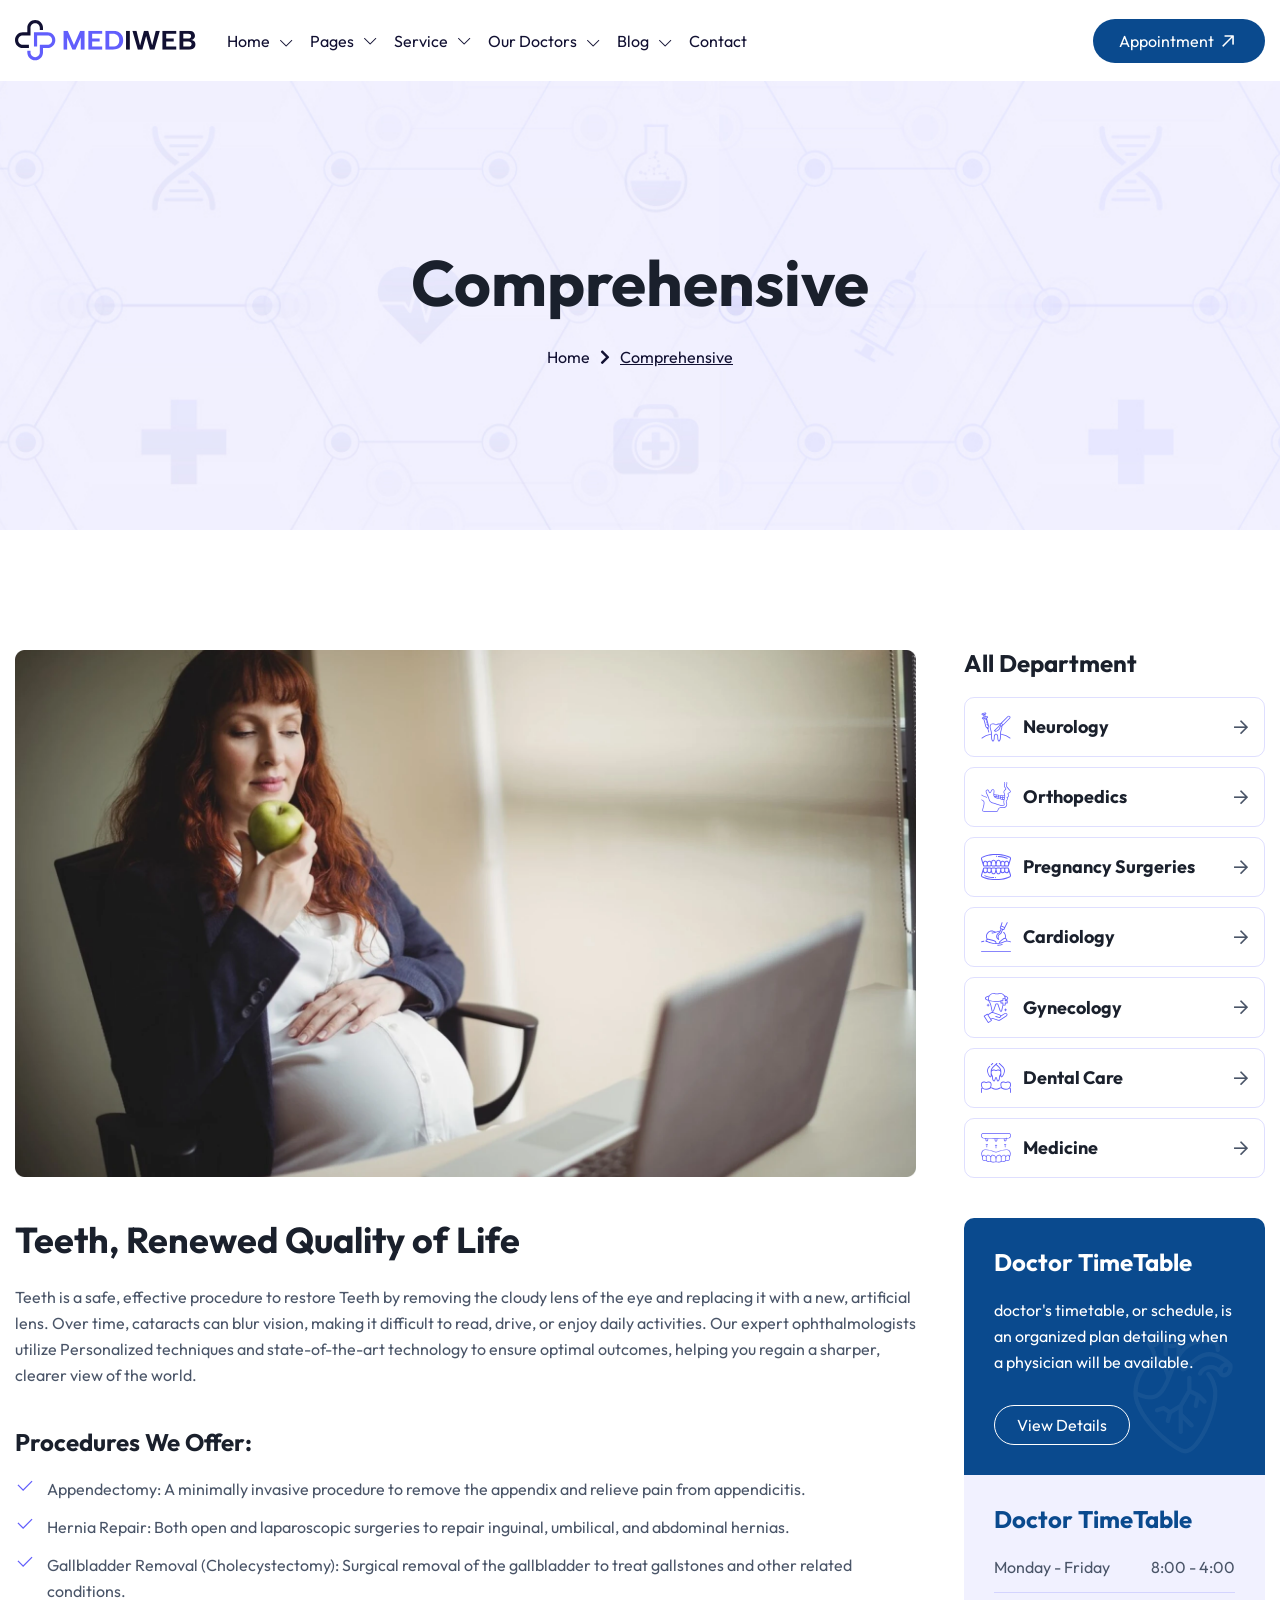
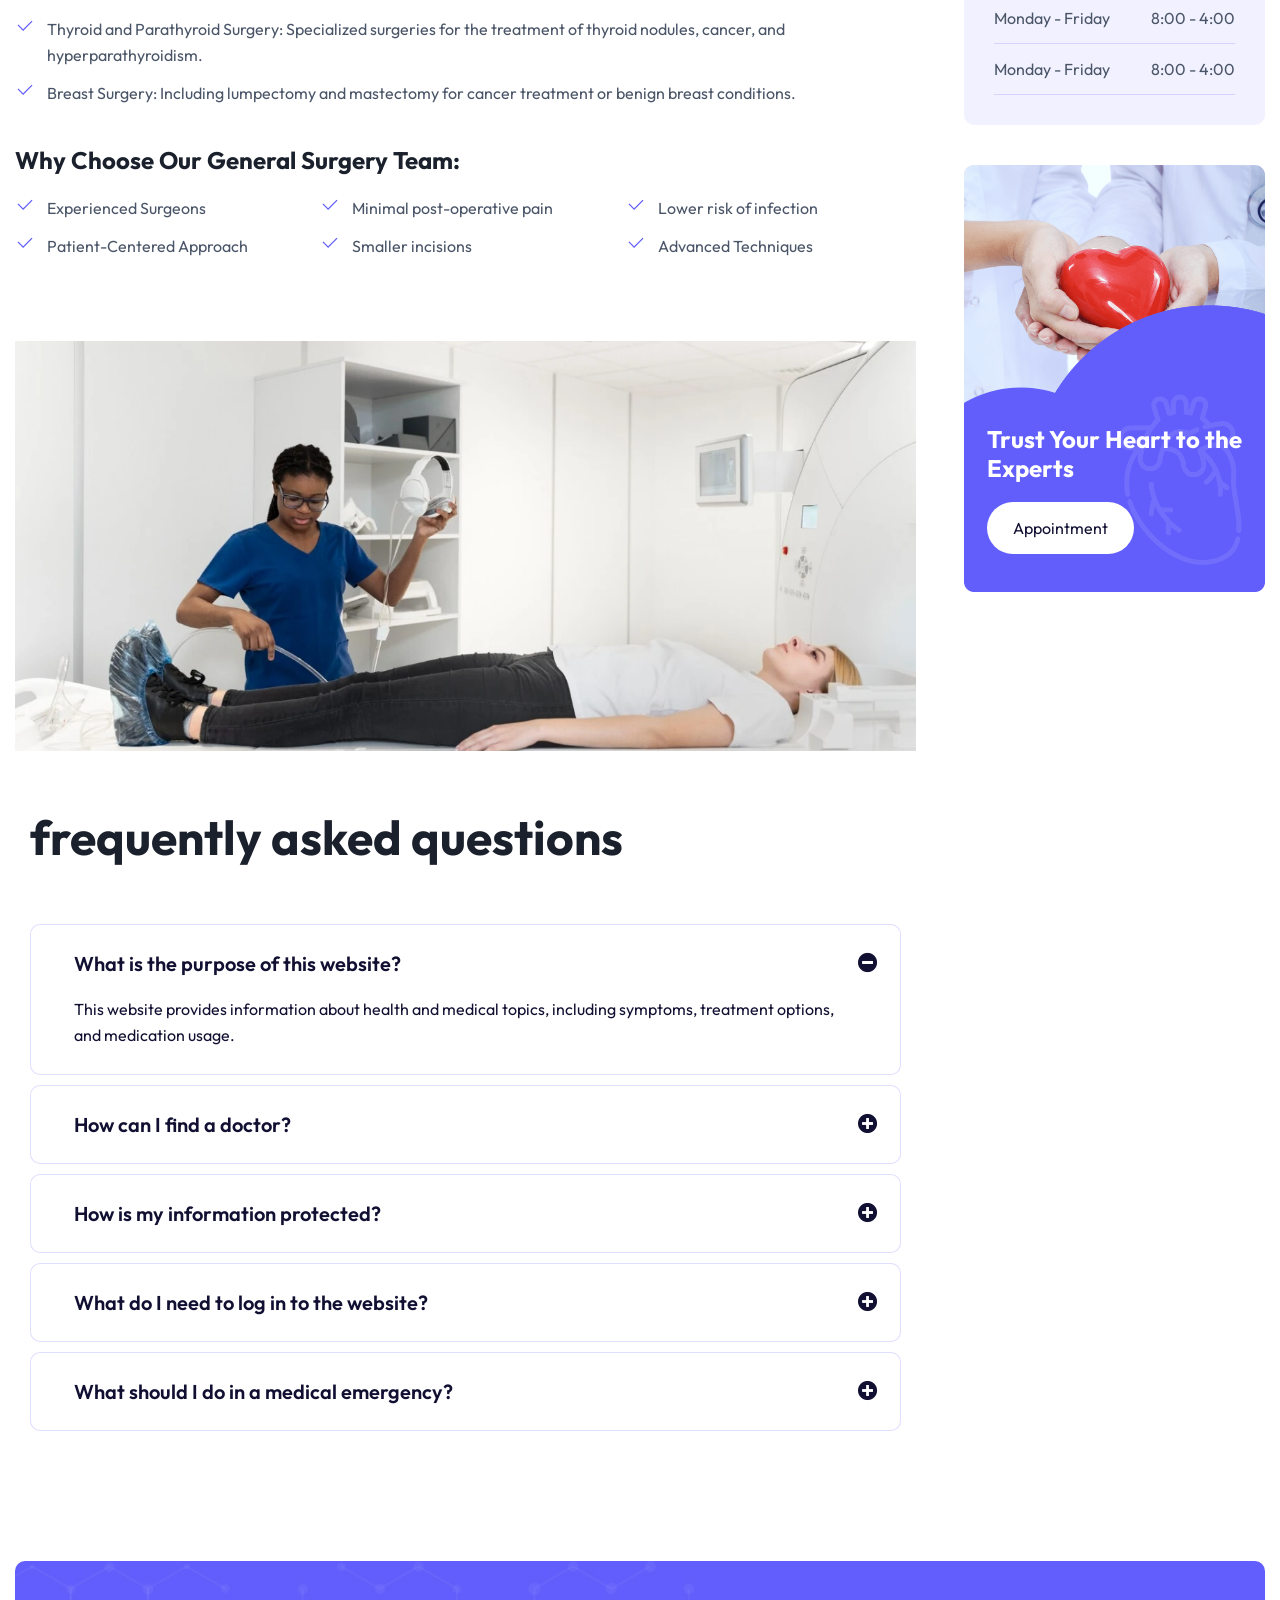
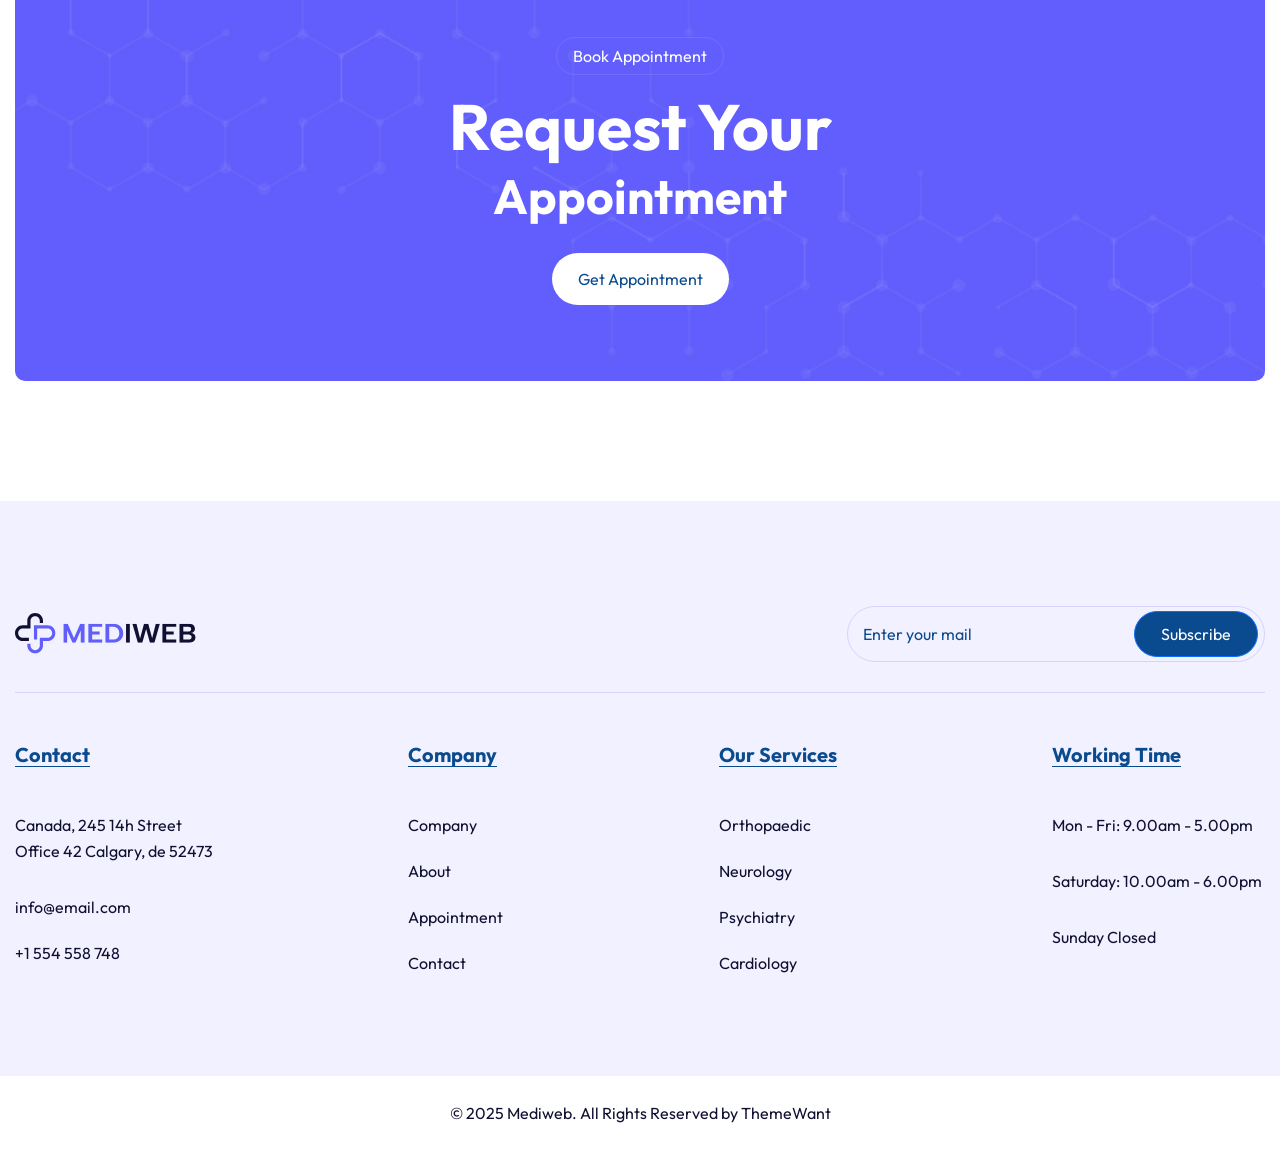
<file: comprehensive.html>
<!DOCTYPE html>
<html lang="en">

<head>
    <meta charset="UTF-8">
    <meta name="viewport" content="width=device-width, initial-scale=1.0">
    <link rel="shortcut icon" type="image/x-icon" href="assets/images/fav.png">
    <title>Medical & Health Care
        HTML Template</title>
    <meta name="description" content="Your trusted source for expert healthcare services and medical information. Providing personalized care, advanced treatments, and reliable health resources to help you achieve better health.">
    <link rel="stylesheet" href="assets/css/plugins/plugins.css">
    <link rel="stylesheet" href="assets/css/plugins/magnifying-popup.css">
    <link rel="stylesheet" href="assets/css/vendor/bootstrap.min.css">
    <link rel="stylesheet" href="assets/css/style.css">
</head>

<body>
    <!-- header area start -->
    <!-- header area start -->
    <header class="header-one  header--sticky">
        <div class="container">
            <div class="row">
                <div class="col-lg-12">
                    <div class="header-wrapper-1">
                        <div class="logo-area-start">
                            <a href="index.html" class="logo">
                                <img src="assets/images/logo/logo.svg" alt="logo_area">
                            </a>
                            <div class="nav-area">
                                <ul class="">
                                    <li class="has-dropdown main-nav">
                                        <a href="#">Home</a>
                                        <ul class="submenu parent-nav">
                                            <li><a href="index.html">Hospital Home</a></li>
                                            <li><a href="index-two.html">Medical Consulting</a></li>
                                            <li><a href="index-three.html">Medical Center</a></li>
                                            <li><a href="index-four.html">Online Doctor</a></li>
                                            <li><a href="index-five.html">Dental Care</a></li>
                                            <li><a href="index-six.html">Health Care</a></li>
                                            <li><a href="index-seven.html">Gynecology</a></li>
                                            <li><a href="index-eight.html">Surgery</a></li>
                                            <li><a href="index-nine.html">Optics Consulting</a></li>
                                        </ul>
                                    </li>

                                    <li class="main-nav has-dropdown mega-menu">
                                        <a href="#">Pages</a>
                                        <div class="rts-mega-menu">
                                            <div class="wrapper">
                                                <div class="row g-0">
                                                    <div class="col-lg-3">
                                                        <ul class="mega-menu-item parent-nav">
                                                            <li><a href="about.html">About</a></li>
                                                            <li><a href="doctors-one.html">Our Doctors</a></li>
                                                            <li><a href="doctors-two.html">Our Doctors v2</a></li>
                                                            <li><a href="doctor-details.html">Doctors Details</a></li>
                                                        </ul>
                                                    </div>
                                                    <div class="col-lg-3">
                                                        <ul class="mega-menu-item parent-nav">
                                                            <li><a href="shedule.html">Doctors Shedule</a></li>
                                                            <li><a href="appoinment.html">Appoinment</a></li>
                                                            <li><a href="procedures.html">Procedures</a></li>
                                                            <li><a href="health-package.html">Health Packages</a></li>

                                                        </ul>
                                                    </div>
                                                    <div class="col-lg-3">
                                                        <ul class="mega-menu-item parent-nav">
                                                            <li><a href="international-patient.html">International Patient</a></li>
                                                            <li><a href="portfolio.html">Portfolio</a></li>
                                                            <li><a href="portfolio-details.html">Portfolio Details</a></li>
                                                            <li><a href="faq.html">FAQ's</a></li>

                                                        </ul>
                                                    </div>
                                                    <div class="col-lg-3">
                                                        <ul class="mega-menu-item parent-nav">
                                                            <li><a href="doctors-one.html">Our Doctors</a></li>
                                                            <li><a href="pricing.html">Pricing Plan</a></li>
                                                            <li><a href="before-after.html">Before After</a></li>
                                                            <li><a href="contactus.html">Contact Us</a></li>

                                                        </ul>
                                                    </div>

                                                </div>
                                            </div>
                                        </div>
                                    </li>
                                    <li class="main-nav has-dropdown mega-menu">
                                        <a href="#">Service</a>
                                        <div class="rts-mega-menu with-add">
                                            <div class="wrapper">
                                                <div class="row g-0">
                                                    <div class="col-lg-9">
                                                        <div class="menu-add-top-area">
                                                            <h5 class="title">Our Treatments</h5>
                                                        </div>
                                                        <div class="row pl--30 pt--30">
                                                            <div class="col-lg-3">
                                                                <ul class="mega-menu-item">
                                                                    <li>
                                                                        <a href="advanced-diagonostic.html">
                                                                            <img src="assets/images/service/42.svg" alt="service">Advanced
                                                                            Diagnostic</a>
                                                                    </li>
                                                                    <li>
                                                                        <a href="personalized.html">
                                                                            <img src="assets/images/service/43.svg" alt="service">Personalized</a>
                                                                    </li>
                                                                    <li>
                                                                        <a href="high-risk-pregnency.html">
                                                                            <img src="assets/images/service/44.svg" alt="service">High Risk
                                                                            Pregnancy</a>
                                                                    </li>
                                                                    <li>
                                                                        <a href="nutritional.html">
                                                                            <img src="assets/images/service/45.svg" alt="service">Nutritional</a>
                                                                    </li>
                                                                </ul>
                                                            </div>
                                                            <div class="col-lg-3">
                                                                <ul class="mega-menu-item">
                                                                    <li>
                                                                        <a href="comprehensive.html">
                                                                            <img src="assets/images/service/46.svg" alt="service">Comprehensive
                                                                        </a>
                                                                    </li>
                                                                    <li>
                                                                        <a href="pain-management.html">
                                                                            <img src="assets/images/service/47.svg" alt="service">Pain Management
                                                                        </a>
                                                                    </li>
                                                                    <li>
                                                                        <a href="vaccination.html">
                                                                            <img src="assets/images/service/48.svg" alt="service">Vaccination</a>
                                                                    </li>
                                                                    <li>
                                                                        <a href="comprehensive.html">
                                                                            <img src="assets/images/service/49.svg" alt="service">24/7 Support</a>
                                                                    </li>
                                                                </ul>
                                                            </div>
                                                            <div class="col-lg-3">
                                                                <!-- <div class="thumbnail">
                                        <img src="assets/images/service/15.webp" alt="">
                                    </div> -->
                                                                <hr class="mid-hr">
                                                            </div>
                                                            <div class="col-lg-3">
                                                                <ul class="mega-menu-item">
                                                                    <li>
                                                                        <a href="comprehensive.html">
                                                                            <img src="assets/images/service/10.svg" alt="service">Service</a>
                                                                    </li>
                                                                    <li>
                                                                        <a href="service-details-optics.html">
                                                                            <img src="assets/images/service/10.svg" alt="service">Service
                                                                            Details</a>
                                                                    </li>
                                                                    <li>
                                                                        <a href="service-details-2.html">
                                                                            <img src="assets/images/service/10.svg" alt="service">Service
                                                                            Details v2</a>
                                                                    </li>
                                                                    <li>
                                                                        <a href="service-details-3.html">
                                                                            <img src="assets/images/service/10.svg" alt="service">Service
                                                                            Details v3</a>
                                                                    </li>
                                                                </ul>
                                                            </div>
                                                        </div>
                                                    </div>
                                                    <div class="col-lg-3">
                                                        <div class="menu-right-add">
                                                            <img src="assets/images/menu/05.webp" alt="">
                                                            <div class="absolute-image">
                                                                <img src="assets/images/menu/02.webp" alt="">
                                                                <div class="inner-content">
                                                                    <h3 class="title">
                                                                        Trust Your Heart to <br> The Experts
                                                                    </h3>
                                                                    <a href="appoinment.html" class="rts-btn btn-primary">Appointment</a>
                                                                </div>
                                                            </div>
                                                        </div>
                                                    </div>
                                                </div>
                                            </div>
                                        </div>
                                    </li>
                                    <li class="main-nav has-dropdown">
                                        <a href="doctors-one.html">Our Doctors</a>
                                        <ul class="submenu parent-nav">
                                            <li><a href="doctors-one.html">Our Doctors</a></li>
                                            <li><a href="doctors-two.html">Our Doctors v2</a></li>
                                            <li><a href="doctor-details.html">Doctors Details</a></li>
                                        </ul>
                                    </li>
                                    <li class="main-nav has-dropdown">
                                        <a href="#">Blog</a>
                                        <ul class="submenu parent-nav">
                                            <li><a href="blog.html">Blog Grid</a></li>
                                            <li><a href="blog-list.html">Blog List</a></li>
                                            <li><a href="blog-details.html">Blog Details</a></li>
                                        </ul>
                                    </li>
                                    <li class="main-nav"><a href="contactus.html">Contact</a></li>
                                </ul>
                            </div>
                        </div>
                        <div class="header-right">
                            <a href="appoinment.html" class="rts-btn btn-primary">Appointment <img src="assets/images/banner/icons/arrow--up-right.svg" alt=""></a>
                            <div class="menu-btn" id="menu-btn">
                                <svg width="20" height="16" viewBox="0 0 20 16" fill="none" xmlns="http://www.w3.org/2000/svg">
                                    <rect y="14" width="20" height="2" fill="#1F1F25"></rect>
                                    <rect y="7" width="20" height="2" fill="#1F1F25"></rect>
                                    <rect width="20" height="2" fill="#1F1F25"></rect>
                                </svg>
                            </div>
                        </div>
                    </div>
                </div>
            </div>
        </div>
    </header>
    <!-- header area end -->
    <!-- header area end -->

    <!-- rts breadcrumb area start -->
    <div class="rts-breadcrumb-area bg_image rts-section-gap">
        <div class="container ptb--40">
            <div class="row">
                <div class="breadcrumb-area-wrapper">
                    <h1 class="title">Comprehensive</h1>
                    <div class="nav-bread-crumb">
                        <a href="/">Home</a>
                        <i class="fa-solid fa-chevron-right"></i>
                        <a href="#" class="current">Comprehensive</a>
                    </div>
                </div>
            </div>
        </div>
    </div>
    <!-- rts breadcrumb area end -->


    <!-- service details area start -->
    <div class="service-details-surgery rts-section-gap">
        <div class="container">
            <div class="row">
                <div class="col-lg-9 pr--40 pr_md--10 pr_sm--15">
                    <div class="service-details-surgery-main">
                        <div class="thumbnail">
                            <img src="assets/images/service/42.webp" alt="service">
                        </div>
                        <h2 class="title">Teeth, Renewed Quality of Life</h2>
                        <p class="disc">
                            Teeth is a safe, effective procedure to restore Teeth by removing the
                            cloudy lens of the eye and replacing it with a new, artificial lens. Over time, cataracts
                            can blur vision, making it difficult to read, drive, or enjoy daily activities. Our expert
                            ophthalmologists utilize Personalized techniques and state-of-the-art technology to ensure
                            optimal outcomes, helping you regain a sharper, clearer view of the world.
                        </p>
                        <h5 class="title">Procedures We Offer:</h5>
                        <div class="check-area-service-details">
                            <div class="single-check">
                                <img src="assets/images/service/icon/16.svg" alt="">
                                <p>Appendectomy: A minimally invasive procedure to remove the appendix and relieve pain
                                    from appendicitis.</p>
                            </div>
                            <div class="single-check">
                                <img src="assets/images/service/icon/16.svg" alt="">
                                <p>Hernia Repair: Both open and laparoscopic surgeries to repair inguinal, umbilical,
                                    and abdominal hernias.</p>
                            </div>
                            <div class="single-check">
                                <img src="assets/images/service/icon/16.svg" alt="">
                                <p>Gallbladder Removal (Cholecystectomy): Surgical removal of the gallbladder to treat
                                    gallstones and other related conditions.</p>
                            </div>
                            <div class="single-check">
                                <img src="assets/images/service/icon/16.svg" alt="">
                                <p>Thyroid and Parathyroid Surgery: Specialized surgeries for the treatment of thyroid
                                    nodules, cancer, and hyperparathyroidism.</p>
                            </div>
                            <div class="single-check">
                                <img src="assets/images/service/icon/16.svg" alt="">
                                <p>Breast Surgery: Including lumpectomy and mastectomy for cancer treatment or benign
                                    breast conditions.</p>
                            </div>
                        </div>
                        <h5 class="title mt--40">Why Choose Our General Surgery Team:</h5>
                        <div class="row">
                            <div class="col-lg-4">
                                <div class="check-area-service-details">
                                    <div class="single-check">
                                        <img src="assets/images/service/icon/16.svg" alt="">
                                        <p>Experienced Surgeons</p>
                                    </div>
                                    <div class="single-check">
                                        <img src="assets/images/service/icon/16.svg" alt="">
                                        <p>Patient-Centered Approach</p>
                                    </div>
                                </div>
                            </div>
                            <div class="col-lg-4">
                                <div class="check-area-service-details">
                                    <div class="single-check">
                                        <img src="assets/images/service/icon/16.svg" alt="">
                                        <p>Minimal post-operative pain</p>
                                    </div>
                                    <div class="single-check">
                                        <img src="assets/images/service/icon/16.svg" alt="">
                                        <p>Smaller incisions</p>
                                    </div>
                                </div>
                            </div>
                            <div class="col-lg-4">
                                <div class="check-area-service-details">
                                    <div class="single-check">
                                        <img src="assets/images/service/icon/16.svg" alt="">
                                        <p>Lower risk of infection</p>
                                    </div>
                                    <div class="single-check">
                                        <img src="assets/images/service/icon/16.svg" alt="">
                                        <p>Advanced Techniques</p>
                                    </div>
                                </div>
                            </div>
                        </div>
                        <div class="row mt--40 g-5">
                            <div class="col-lg-12">
                                <div class="thumbnail">
                                    <img src="assets/images/service/40.webp" alt="service">
                                </div>
                            </div>
                        </div>
                    </div>
                    <!-- rts faq area start -->
                    <div class="rts-faq-area pt--60">
                        <div class="container">
                            <div class="row">
                                <div class="col-gl-12">
                                    <div class="container-wrapper-faq">
                                        <div class="title-six-start">
                                            <h2 class="title">
                                                frequently asked questions
                                            </h2>
                                        </div>
                                        <div class="accordion mt--60" id="accordionExample">
                                            <div class="accordion-item">
                                                <h2 class="accordion-header">
                                                    <button class="accordion-button" type="button" data-bs-toggle="collapse" data-bs-target="#collapseOne" aria-expanded="true" aria-controls="collapseOne">
                                                        What is the purpose of this website?
                                                    </button>
                                                </h2>
                                                <div id="collapseOne" class="accordion-collapse collapse show" data-bs-parent="#accordionExample">
                                                    <div class="accordion-body">
                                                        This website provides information about health and medical
                                                        topics, including
                                                        symptoms, treatment options, and medication usage.
                                                    </div>
                                                </div>
                                            </div>
                                            <div class="accordion-item">
                                                <h2 class="accordion-header">
                                                    <button class="accordion-button collapsed" type="button" data-bs-toggle="collapse" data-bs-target="#collapseTwo" aria-expanded="false" aria-controls="collapseTwo">
                                                        How can I find a doctor?
                                                    </button>
                                                </h2>
                                                <div id="collapseTwo" class="accordion-collapse collapse" data-bs-parent="#accordionExample">
                                                    <div class="accordion-body">
                                                        This website provides information about health and medical
                                                        topics, including
                                                        symptoms, treatment options, and medication usage.
                                                    </div>
                                                </div>
                                            </div>
                                            <div class="accordion-item">
                                                <h2 class="accordion-header">
                                                    <button class="accordion-button collapsed" type="button" data-bs-toggle="collapse" data-bs-target="#collapseThree" aria-expanded="false" aria-controls="collapseThree">
                                                        How is my information protected?
                                                    </button>
                                                </h2>
                                                <div id="collapseThree" class="accordion-collapse collapse" data-bs-parent="#accordionExample">
                                                    <div class="accordion-body">
                                                        This website provides information about health and medical
                                                        topics, including
                                                        symptoms, treatment options, and medication usage.
                                                    </div>
                                                </div>
                                            </div>
                                            <div class="accordion-item">
                                                <h2 class="accordion-header">
                                                    <button class="accordion-button collapsed" type="button" data-bs-toggle="collapse" data-bs-target="#collapseFour" aria-expanded="false" aria-controls="collapseFour">
                                                        What do I need to log in to the website?
                                                    </button>
                                                </h2>
                                                <div id="collapseFour" class="accordion-collapse collapse" data-bs-parent="#accordionExample">
                                                    <div class="accordion-body">
                                                        This website provides information about health and medical
                                                        topics, including
                                                        symptoms, treatment options, and medication usage.
                                                    </div>
                                                </div>
                                            </div>
                                            <div class="accordion-item">
                                                <h2 class="accordion-header">
                                                    <button class="accordion-button collapsed" type="button" data-bs-toggle="collapse" data-bs-target="#collapseFive" aria-expanded="false" aria-controls="collapseFive">
                                                        What should I do in a medical emergency?
                                                    </button>
                                                </h2>
                                                <div id="collapseFive" class="accordion-collapse collapse" data-bs-parent="#accordionExample">
                                                    <div class="accordion-body">
                                                        This website provides information about health and medical
                                                        topics, including
                                                        symptoms, treatment options, and medication usage.
                                                    </div>
                                                </div>
                                            </div>
                                        </div>
                                    </div>
                                </div>
                            </div>
                        </div>
                    </div>
                    <!-- rts faq area end -->
                </div>
                <div class="col-lg-3">
                    <div class="single-rightsidebar-single">
                        <h2 class="title">
                            All Department
                        </h2>
                        <a href="#" class="single-department-service-wrapper">
                            <div class="left-side">
                                <div class="icon">
                                    <img src="assets/images/service/35.svg" alt="service">
                                </div>
                                <h4 class="title">Neurology</h4>
                            </div>
                            <i class="fa-regular fa-arrow-right"></i>
                        </a>
                        <a href="#" class="single-department-service-wrapper">
                            <div class="left-side">
                                <div class="icon">
                                    <img src="assets/images/service/36.svg" alt="service">
                                </div>
                                <h4 class="title">Orthopedics</h4>
                            </div>
                            <i class="fa-regular fa-arrow-right"></i>
                        </a>
                        <a href="#" class="single-department-service-wrapper">
                            <div class="left-side">
                                <div class="icon">
                                    <img src="assets/images/service/37.svg" alt="service">
                                </div>
                                <h4 class="title">Pregnancy Surgeries</h4>
                            </div>
                            <i class="fa-regular fa-arrow-right"></i>
                        </a>
                        <a href="#" class="single-department-service-wrapper">
                            <div class="left-side">
                                <div class="icon">
                                    <img src="assets/images/service/38.svg" alt="service">
                                </div>
                                <h4 class="title">Cardiology</h4>
                            </div>
                            <i class="fa-regular fa-arrow-right"></i>
                        </a>
                        <a href="#" class="single-department-service-wrapper">
                            <div class="left-side">
                                <div class="icon">
                                    <img src="assets/images/service/39.svg" alt="service">
                                </div>
                                <h4 class="title">Gynecology</h4>
                            </div>
                            <i class="fa-regular fa-arrow-right"></i>
                        </a>
                        <a href="#" class="single-department-service-wrapper">
                            <div class="left-side">
                                <div class="icon">
                                    <img src="assets/images/service/40.svg" alt="service">
                                </div>
                                <h4 class="title">Dental Care</h4>
                            </div>
                            <i class="fa-regular fa-arrow-right"></i>
                        </a>
                        <a href="#" class="single-department-service-wrapper">
                            <div class="left-side">
                                <div class="icon">
                                    <img src="assets/images/service/41.svg" alt="service">
                                </div>
                                <h4 class="title">Medicine</h4>
                            </div>
                            <i class="fa-regular fa-arrow-right"></i>
                        </a>
                    </div>
                    <div class="single-rightsidebar-single">
                        <div class="doctor-title-table">
                            <div class="top">
                                <h5 class="title">Doctor TimeTable</h5>
                                <p class="disc">
                                    doctor's timetable, or schedule, is an organized plan detailing when a physician
                                    will be available.
                                </p>
                                <a href="#" class="rts-btn btn-primary btn-border">View Details</a>
                                <img class="move-down" src="assets/images/service/icon/11.png" alt="">
                            </div>
                            <div class="bottom">
                                <h5 class="title">
                                    Doctor TimeTable
                                </h5>
                                <div class="single-table pt--0">
                                    <span>Monday - Friday</span>
                                    <span>8:00 - 4:00</span>
                                </div>
                                <div class="single-table">
                                    <span>Monday - Friday</span>
                                    <span>8:00 - 4:00</span>
                                </div>
                                <div class="single-table">
                                    <span>Monday - Friday</span>
                                    <span>8:00 - 4:00</span>
                                </div>
                            </div>
                        </div>
                    </div>
                    <div class="single-rightsidebar-single">
                        <div class="thumbnail-image-right-cardio">
                            <img src="assets/images/service/14.png" alt="service">

                            <div class="inner">
                                <h3 class="title">
                                    Trust Your Heart to the Experts
                                </h3>
                                <a href="#" class="rts-btn btn-primary btn-white">Appointment</a>
                            </div>
                        </div>
                    </div>
                </div>
            </div>
        </div>
    </div>
    <!-- service details area end -->


    <div class="request-appoinment-area rts-section-gapBottom">
        <div class="container">
            <div class="row">
                <div class="col-lg-12">
                    <div class="request-appoinemnt-area-main-wrapper bg_image rts-section-gap">
                        <span class="pre">Book Appointment</span>
                        <h2 class="title">
                            Request Your <br>
                            <span>Appointment</span>
                        </h2>
                        <a href="#" class="rts-btn btn-primary">Get Appointment</a>
                    </div>
                </div>
            </div>
        </div>
    </div>



    <!-- header area start -->
    <!-- rts footer area start -->
    <div class="rts-footer-area footer-two  pt--105 pt_sm--60">
        <div class="container">
            <div class="row">
                <div class="col-lg-12">
                    <!-- subscribe area start -->
                    <div class="subscribe-area-start pb--30">
                        <a href="#" class="logo">
                            <img src="assets/images/logo/logo-3.svg" alt="logo">
                        </a>
                        <!-- subscribe area start -->
                        <div class="subscribe-area">
                            <input type="text" placeholder="Enter your mail">
                            <button class="rts-btn btn-primary">Subscribe</button>
                        </div>
                        <!-- subscribe area end -->
                    </div>
                    <!-- subscribe area end -->
                </div>
                <div class="col-lg-12">
                    <div class="footer-wrapper-style-between">
                        <div class="single-wized">
                            <h6 class="title">Contact</h6>
                            <div class="body">
                                <p class="location">
                                    Canada, 245 14h Street
                                    Office 42 Calgary, de 52473
                                </p>
                                <a href="#">info@email.com</a>
                                <a href="#">+1 554 558 748</a>
                            </div>
                        </div>
                        <div class="single-wized">
                            <h6 class="title">Company </h6>
                            <div class="body">
                                <ul class="nav-bottom">
                                    <li><a href="about.html">Company</a></li>
                                    <li><a href="about.html">About</a></li>
                                    <li><a href="appoinment.html">Appointment </a></li>
                                    <li><a href="contactus.html">Contact</a></li>
                                </ul>
                            </div>
                        </div>
                        <div class="single-wized">
                            <h6 class="title">Our Services</h6>
                            <div class="body">
                                <ul class="nav-bottom">
                                    <li><a href="service-details.html">Orthopaedic</a></li>
                                    <li><a href="service-details.html">Neurology</a></li>
                                    <li><a href="service-details.html">Psychiatry </a></li>
                                    <li><a href="service-details.html">Cardiology</a></li>
                                </ul>
                            </div>
                        </div>
                        <div class="single-wized">
                            <h6 class="title">Working Time</h6>
                            <div class="body">
                                <p class="location">
                                    Mon - Fri: 9.00am - 5.00pm
                                </p>
                                <p class="location">
                                    Saturday: 10.00am - 6.00pm
                                </p>
                                <p class="location">
                                    Sunday Closed
                                </p>

                            </div>
                        </div>
                    </div>
                </div>
            </div>
        </div>
    </div>
    <div class="copyright-area two">
        <div class="container">
            <div class="row">
                <div class="col-lg-12">
                    <div class="copyright-area-inner">
                        <p>© 2025 Mediweb. All Rights Reserved by <a target="_blank" href="https://themeforest.net/user/themewant">ThemeWant</a></p>
                    </div>
                </div>
            </div>
        </div>
    </div>
    <!-- rts footer area end -->
    <!-- header area end -->



    <!-- header style two -->
    <div id="side-bar" class="side-bar header-two">
        <button class="close-icon-menu"><i class="far fa-times"></i></button>
        <!-- mobile menu area start -->
        <div class="mobile-menu-main">
            <nav class="nav-main mainmenu-nav mt--30">
                <ul class="mainmenu metismenu" id="mobile-menu-active">
                    <li class="has-droupdown">
                        <a href="#" class="main">Home</a>
                        <ul class="submenu mm-collapse">
                            <li><a class="mobile-menu-link" href="index.html">Main Home</a></li>
                            <li><a class="mobile-menu-link" href="index-two.html">Home Two</a></li>
                            <li><a class="mobile-menu-link" href="index-three.html">Home Three</a></li>
                            <li><a class="mobile-menu-link" href="index-four.html">Home Four</a></li>
                            <li><a class="mobile-menu-link" href="index-five.html">Home Five</a></li>
                            <li><a class="mobile-menu-link" href="index-six.html">Home Six</a></li>
                            <li><a class="mobile-menu-link" href="index-seven.html">Home Seven</a></li>
                            <li><a class="mobile-menu-link" href="index-eight.html">Home Eight</a></li>
                            <li><a class="mobile-menu-link" href="index-nine.html">Home Nine</a></li>
                        </ul>
                    </li>
                    <li class="has-droupdown">
                        <a href="#" class="main">Pages</a>
                        <ul class="submenu mm-collapse">
                            <li class="main-nav"><a href="about.html">About</a></li>
                            <li><a class="mobile-menu-link" href="doctors-one.html">Our Doctors</a></li>
                            <li><a class="mobile-menu-link" href="doctors-two.html">Our Doctors v2</a></li>
                            <li><a class="mobile-menu-link" href="doctor-details.html">Doctors Details</a></li>
                            <li><a class="mobile-menu-link" href="appoinment.html">Appoinment</a></li>
                            <li><a class="mobile-menu-link" href="procedures.html">Procedures</a></li>
                            <li><a class="mobile-menu-link" href="portfolio.html">Portfolio</a></li>
                            <li><a class="mobile-menu-link" href="portfolio-details.html">Portfolio Details</a></li>
                            <li><a class="mobile-menu-link" href="faq.html">FAQ's</a></li>
                            <li><a class="mobile-menu-link" href="shedule.html">Docot Shedule</a></li>
                            <li><a class="mobile-menu-link" href="pricing.html">Pricing Plane</a></li>
                            <li><a class="mobile-menu-link" href="before-after.html">Before After</a></li>
                            <li><a class="mobile-menu-link" href="contactus.html">Contact Us</a></li>
                        </ul>
                    </li>
                    <li class="has-droupdown">
                        <a href="#" class="main">Service</a>
                        <ul class="submenu mm-collapse">
                            <li><a href="service.html">Service</a></li>
                            <li><a href="service-details.html">Service Details</a></li>
                            <li><a href="service-details-2.html">Service Details v2</a></li>
                            <li><a href="service-details-3.html">Service Details v3</a></li>
                        </ul>
                    </li>
                    <li class="has-droupdown">
                        <a href="#" class="main">Blog</a>
                        <ul class="submenu mm-collapse">
                            <li><a class="mobile-menu-link" href="blog.html">Blog Post</a></li>
                            <li><a class="mobile-menu-link" href="blog-list.html">Blog Post</a></li>
                            <li><a class="mobile-menu-link" href="blog-details.html">Blog Details</a></li>
                        </ul>
                    </li>
                    <li><a href="contactus.html" class="main">Contact</a></li>
                </ul>
            </nav>

            <div class="rts-social-style-one pl--20 mt--50">
                <ul>
                    <li>
                        <a href="#">
                            <i class="fa-brands fa-facebook-f"></i>
                        </a>
                    </li>
                    <li>
                        <a href="#">
                            <i class="fa-brands fa-twitter"></i>
                        </a>
                    </li>
                    <li>
                        <a href="#">
                            <i class="fa-brands fa-youtube"></i>
                        </a>
                    </li>
                    <li>
                        <a href="#">
                            <i class="fa-brands fa-linkedin-in"></i>
                        </a>
                    </li>
                </ul>
            </div>
        </div>
        <!-- mobile menu area end -->
    </div>
    <!-- header style two End -->
    <div class="loader-wrapper">
        <div class="loader">
        </div>
        <div class="loader-section section-left"></div>
        <div class="loader-section section-right"></div>
    </div>
    <div id="anywhere-home">
    </div>
    <!-- progress area start -->
    <div class="progress-wrap">
        <svg class="progress-circle svg-content" width="100%" height="100%" viewBox="-1 -1 102 102">
            <path d="M50,1 a49,49 0 0,1 0,98 a49,49 0 0,1 0,-98" style="transition: stroke-dashoffset 10ms linear 0s; stroke-dasharray: 307.919, 307.919; stroke-dashoffset: 307.919;">
            </path>
        </svg>
    </div>
    <!-- progress area end -->

    <script src="assets/js/plugins/jquery.js"></script>
    <script src="assets/js/plugins/jquery-ui.js"></script>
    <script src="assets/js/vendor/waw.js"></script>
    <script src="assets/js/plugins/swiper.js"></script>
    <script src="assets/js/plugins/metismenu.js"></script>
    <script src="assets/js/plugins/jarallax.js"></script>
    <script src="assets/js/plugins/smooth-scroll.js"></script>
    <script src="assets/js/plugins/magnifying-popup.js"></script>
    <script src="assets/js/vendor/bootstrap.min.js"></script>
    <!-- main js here -->
    <script src="assets/js/main.js"></script>
</body>

</html>
</file>
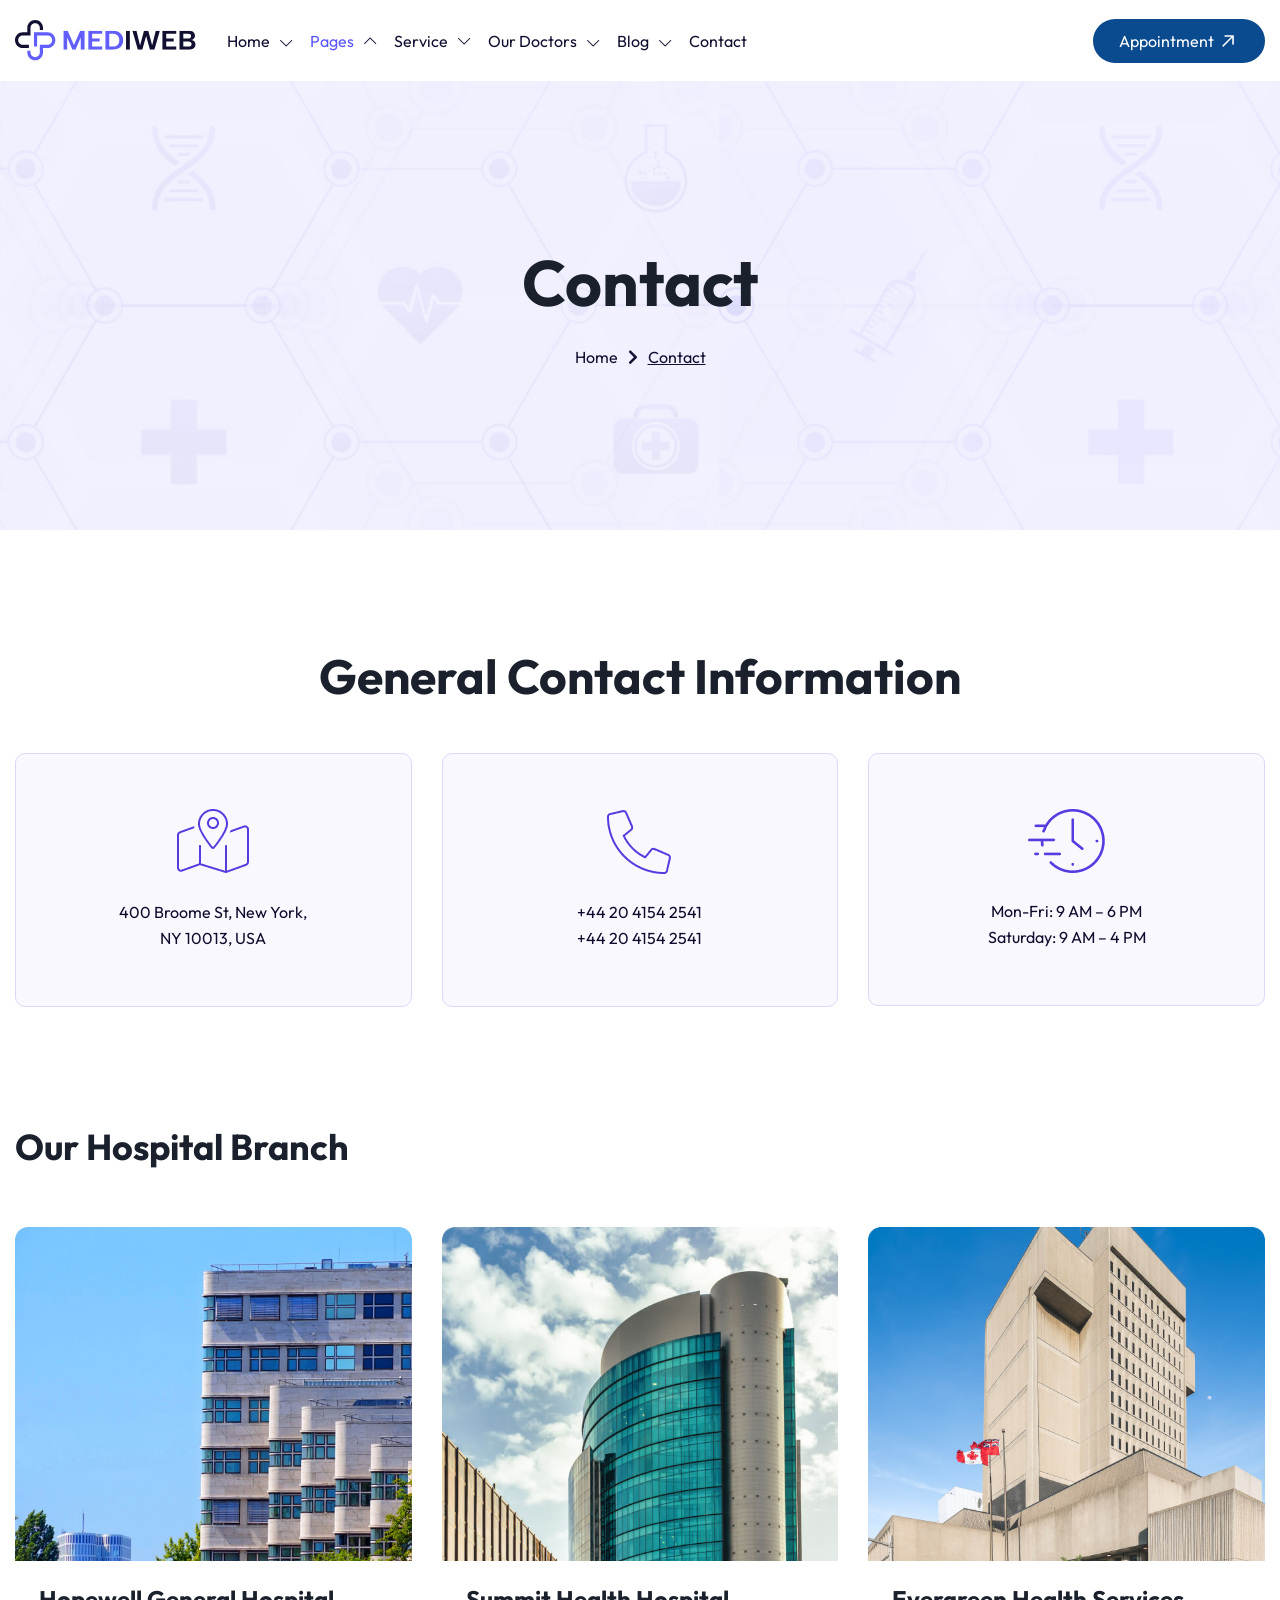
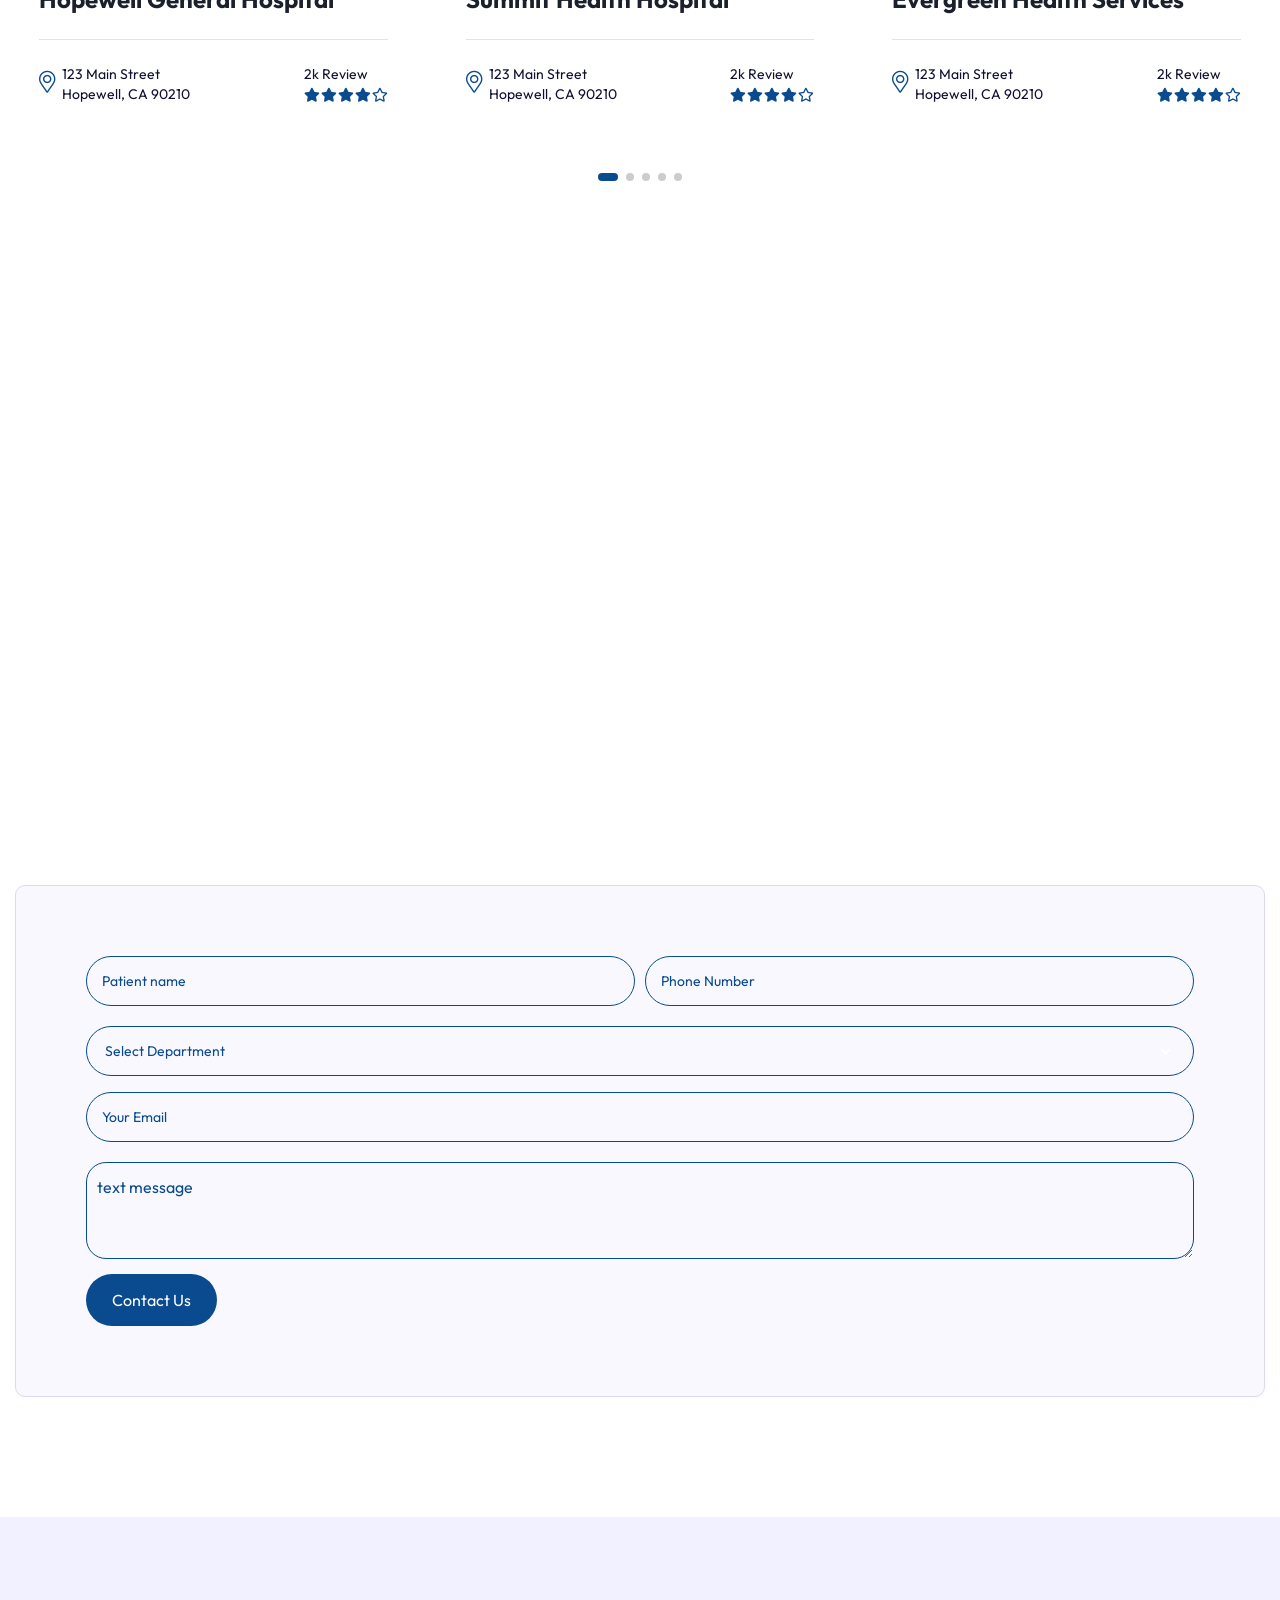
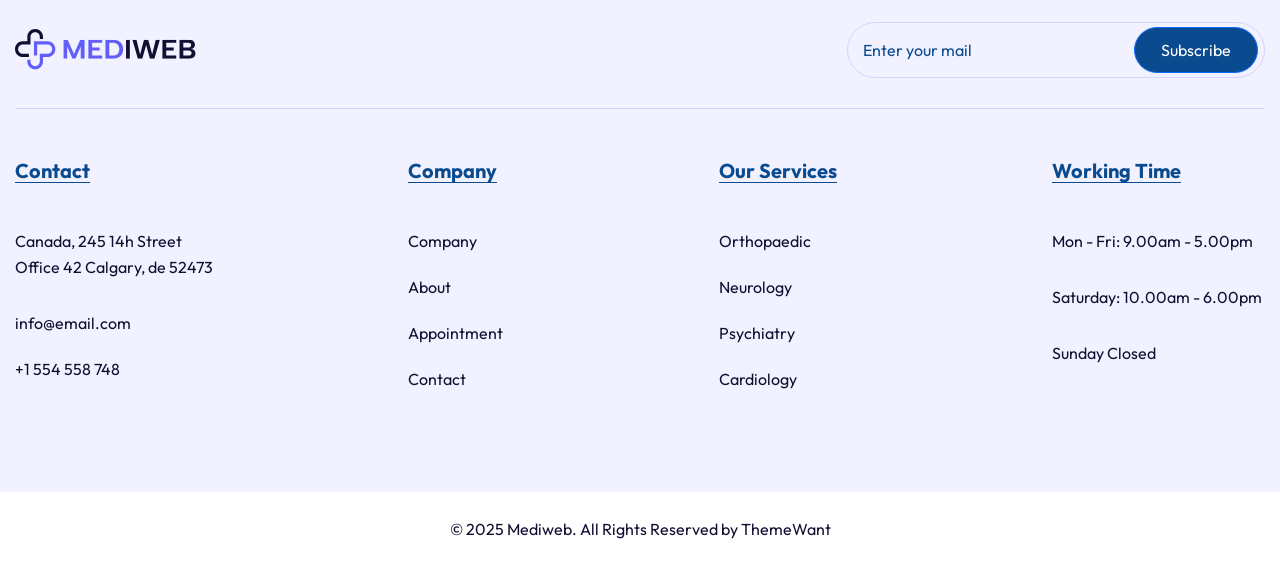
<file: contactus.html>
<!DOCTYPE html>
<html lang="en">

<head>
    <meta charset="UTF-8">
    <meta name="viewport" content="width=device-width, initial-scale=1.0">
    <link rel="shortcut icon" type="image/x-icon" href="assets/images/fav.png">
    <title>Medical & Health Care
        HTML Template</title>
    <meta name="description" content="Your trusted source for expert healthcare services and medical information. Providing personalized care, advanced treatments, and reliable health resources to help you achieve better health.">
    <link rel="stylesheet" href="assets/css/plugins/plugins.css">
    <link rel="stylesheet" href="assets/css/plugins/magnifying-popup.css">
    <link rel="stylesheet" href="assets/css/vendor/bootstrap.min.css">
    <link rel="stylesheet" href="assets/css/style.css">
</head>

<body>
    <!-- header area start -->
    <!-- header area start -->
    <header class="header-one  header--sticky">
        <div class="container">
            <div class="row">
                <div class="col-lg-12">
                    <div class="header-wrapper-1">
                        <div class="logo-area-start">
                            <a href="index.html" class="logo">
                                <img src="assets/images/logo/logo.svg" alt="logo_area">
                            </a>
                            <div class="nav-area">
                                <ul class="">
                                    <li class="has-dropdown main-nav">
                                        <a href="#">Home</a>
                                        <ul class="submenu parent-nav">
                                            <li><a href="index.html">Hospital Home</a></li>
                                            <li><a href="index-two.html">Medical Consulting</a></li>
                                            <li><a href="index-three.html">Medical Center</a></li>
                                            <li><a href="index-four.html">Online Doctor</a></li>
                                            <li><a href="index-five.html">Dental Care</a></li>
                                            <li><a href="index-six.html">Health Care</a></li>
                                            <li><a href="index-seven.html">Gynecology</a></li>
                                            <li><a href="index-eight.html">Surgery</a></li>
                                            <li><a href="index-nine.html">Optics</a></li>
                                        </ul>
                                    </li>

                                    <li class="main-nav has-dropdown mega-menu">
                                        <a href="#">Pages</a>
                                        <div class="rts-mega-menu">
                                            <div class="wrapper">
                                                <div class="row g-0">
                                                    <div class="col-lg-3">
                                                        <ul class="mega-menu-item parent-nav">
                                                            <li><a href="about.html">About</a></li>
                                                            <li><a href="doctors-one.html">Our Doctors</a></li>
                                                            <li><a href="doctors-two.html">Our Doctors v2</a></li>
                                                            <li><a href="doctor-details.html">Doctors Details</a></li>
                                                        </ul>
                                                    </div>
                                                    <div class="col-lg-3">
                                                        <ul class="mega-menu-item parent-nav">
                                                            <li><a href="shedule.html">Doctors Shedule</a></li>
                                                            <li><a href="appoinment.html">Appoinment</a></li>
                                                            <li><a href="procedures.html">Procedures</a></li>
                                                            <li><a href="health-package.html">Health Packages</a></li>

                                                        </ul>
                                                    </div>
                                                    <div class="col-lg-3">
                                                        <ul class="mega-menu-item parent-nav">
                                                            <li><a href="international-patient.html">International Patient</a></li>
                                                            <li><a href="portfolio.html">Portfolio</a></li>
                                                            <li><a href="portfolio-details.html">Portfolio Details</a></li>
                                                            <li><a href="faq.html">FAQ's</a></li>

                                                        </ul>
                                                    </div>
                                                    <div class="col-lg-3">
                                                        <ul class="mega-menu-item parent-nav">
                                                            <li><a href="doctors-one.html">Our Doctors</a></li>
                                                            <li><a href="pricing.html">Pricing Plan</a></li>
                                                            <li><a href="before-after.html">Before After</a></li>
                                                            <li><a href="contactus.html">Contact Us</a></li>

                                                        </ul>
                                                    </div>

                                                </div>
                                            </div>
                                        </div>
                                    </li>
                                    <li class="main-nav has-dropdown mega-menu">
                                        <a href="#">Service</a>
                                        <div class="rts-mega-menu with-add">
                                            <div class="wrapper">
                                                <div class="row g-0">
                                                    <div class="col-lg-9">
                                                        <div class="menu-add-top-area">
                                                            <h5 class="title">Our Treatments</h5>
                                                        </div>
                                                        <div class="row pl--30 pt--30">
                                                            <div class="col-lg-3">
                                                                <ul class="mega-menu-item">
                                                                    <li>
                                                                        <a href="service-details.html">
                                                                            <img src="assets/images/service/09.svg" alt="service">Cardiology</a>
                                                                    </li>
                                                                    <li>
                                                                        <a href="service-details.html">
                                                                            <img src="assets/images/service/11.svg" alt="service">Dental Care</a>
                                                                    </li>
                                                                    <li>
                                                                        <a href="service-details.html">
                                                                            <img src="assets/images/service/10.svg" alt="service">Neurology</a>
                                                                    </li>
                                                                    <li>
                                                                        <a href="service-details.html">
                                                                            <img src="assets/images/service/12.svg" alt="service">Mental Health</a>
                                                                    </li>
                                                                </ul>
                                                            </div>
                                                            <div class="col-lg-3">
                                                                <ul class="mega-menu-item">
                                                                    <li>
                                                                        <a href="service-details.html">
                                                                            <img src="assets/images/service/14.svg" alt="service">Orthopedics</a>
                                                                    </li>
                                                                    <li>
                                                                        <a href="service-details.html">
                                                                            <img src="assets/images/service/13.svg" alt="service">Medicine</a>
                                                                    </li>
                                                                    <li>
                                                                        <a href="service-details.html">
                                                                            <img src="assets/images/service/15.svg" alt="service">Comprehensive</a>
                                                                    </li>
                                                                    <li>
                                                                        <a href="service-details.html">
                                                                            <img src="assets/images/service/16.svg" alt="service">Gynecology</a>
                                                                    </li>
                                                                </ul>
                                                            </div>
                                                            <div class="col-lg-3">
                                                                <ul class="mega-menu-item">
                                                                    <li>
                                                                        <a href="service-details.html">
                                                                            <img src="assets/images/service/24.svg" alt="service">Kidney
                                                                            Transplant</a>
                                                                    </li>
                                                                    <li>
                                                                        <a href="service-details.html">
                                                                            <img src="assets/images/service/25.svg" alt="service">Medicine</a>
                                                                    </li>
                                                                    <li>
                                                                        <a href="service-details.html">
                                                                            <img src="assets/images/service/26.svg" alt="service">Cancer Care</a>
                                                                    </li>
                                                                    <li>
                                                                        <a href="service-details.html">
                                                                            <img src="assets/images/service/27.svg" alt="service">Radiology</a>
                                                                    </li>
                                                                </ul>
                                                            </div>
                                                            <div class="col-lg-3">
                                                                <ul class="mega-menu-item">
                                                                    <li>
                                                                        <a href="service.html">
                                                                            <img src="assets/images/service/10.svg" alt="service">Service</a>
                                                                    </li>
                                                                    <li>
                                                                        <a href="service-details.html">
                                                                            <img src="assets/images/service/10.svg" alt="service">Service
                                                                            Details</a>
                                                                    </li>
                                                                    <li>
                                                                        <a href="service-details-2.html">
                                                                            <img src="assets/images/service/10.svg" alt="service">Service
                                                                            Details v2</a>
                                                                    </li>
                                                                    <li>
                                                                        <a href="service-details-3.html">
                                                                            <img src="assets/images/service/10.svg" alt="service">Service
                                                                            Details v3</a>
                                                                    </li>

                                                                </ul>
                                                            </div>
                                                        </div>
                                                    </div>
                                                    <div class="col-lg-3">
                                                        <div class="menu-right-add">
                                                            <img src="assets/images/menu/01.webp" alt="">
                                                            <div class="absolute-image">
                                                                <img src="assets/images/menu/02.webp" alt="">
                                                                <div class="inner-content">
                                                                    <h3 class="title">
                                                                        Trust Your Heart to <br> The Experts
                                                                    </h3>
                                                                    <a href="appoinment.html" class="rts-btn btn-primary">Appointment</a>
                                                                </div>
                                                            </div>
                                                        </div>
                                                    </div>
                                                </div>
                                            </div>
                                        </div>
                                    </li>
                                    <li class="main-nav has-dropdown">
                                        <a href="doctors-one.html">Our Doctors</a>
                                        <ul class="submenu parent-nav">
                                            <li><a href="doctors-one.html">Our Doctors</a></li>
                                            <li><a href="doctors-two.html">Our Doctors v2</a></li>
                                            <li><a href="doctor-details.html">Doctors Details</a></li>
                                        </ul>
                                    </li>
                                    <li class="main-nav has-dropdown">
                                        <a href="#">Blog</a>
                                        <ul class="submenu parent-nav">
                                            <li><a href="blog.html">Blog Grid</a></li>
                                            <li><a href="blog-list.html">Blog List</a></li>
                                            <li><a href="blog-details.html">Blog Details</a></li>
                                        </ul>
                                    </li>
                                    <li class="main-nav"><a href="contactus.html">Contact</a></li>
                                </ul>
                            </div>
                        </div>
                        <div class="header-right">
                            <!-- <div class="cart-button">
                                <i class="fa-light fa-cart-shopping"></i>
                            </div> -->
                            <a href="appoinment.html" class="rts-btn btn-primary">Appointment <img src="assets/images/banner/icons/arrow--up-right.svg" alt=""></a>
                            <div class="menu-btn" id="menu-btn">
                                <svg width="20" height="16" viewBox="0 0 20 16" fill="none" xmlns="http://www.w3.org/2000/svg">
                                    <rect y="14" width="20" height="2" fill="#1F1F25"></rect>
                                    <rect y="7" width="20" height="2" fill="#1F1F25"></rect>
                                    <rect width="20" height="2" fill="#1F1F25"></rect>
                                </svg>
                            </div>
                        </div>
                    </div>
                </div>
            </div>
        </div>

    </header>
    <!-- header area end -->
    <!-- header area end -->

    <!-- rts breadcrumb area start -->
    <div class="rts-breadcrumb-area bg_image rts-section-gap">
        <div class="container ptb--40">
            <div class="row">
                <div class="breadcrumb-area-wrapper">
                    <h1 class="title">Contact</h1>
                    <div class="nav-bread-crumb">
                        <a href="/">Home</a>
                        <i class="fa-solid fa-chevron-right"></i>
                        <a href="#" class="current">Contact</a>
                    </div>
                </div>
            </div>
        </div>
    </div>
    <!-- rts breadcrumb area end -->


    <!-- contact us area start -->
    <div class="rts-contact-top-wrapper rts-section-gap">
        <div class="container">
            <div class="row g-5">
                <div class="col-lg-12">
                    <h2 class="title text-center move-right wow">General Contact Information</h2>
                </div>
                <div class="col-lg-4 col-md-6 col-sm-6 col-12">
                    <div class="single-contact-information-card">
                        <div class="icon">
                            <img src="assets/images/contact/01.png" alt="icons">
                        </div>
                        <a href="#">
                            400 Broome St, New York, <br>
                            NY 10013, USA
                        </a>
                    </div>
                </div>
                <div class="col-lg-4 col-md-6 col-sm-6 col-12">
                    <div class="single-contact-information-card">
                        <div class="icon">
                            <img src="assets/images/contact/02.png" alt="icons">
                        </div>
                        <a href="#">
                            +44 20 4154 2541
                        </a>
                        <a href="#">
                            +44 20 4154 2541
                        </a>
                    </div>
                </div>
                <div class="col-lg-4 col-md-6 col-sm-6 col-12">
                    <div class="single-contact-information-card">
                        <div class="icon">
                            <img src="assets/images/contact/03.png" alt="icons">
                        </div>
                        <a href="#">
                            Mon-Fri: 9 AM – 6 PM <br>
                            Saturday: 9 AM – 4 PM
                        </a>
                    </div>
                </div>
            </div>
        </div>
    </div>
    <!-- contact us area end -->


    <!-- hospital branch area start -->
    <div class="rts-hospital-branch">
        <div class="container">
            <div class="row">
                <div class="col-lg-12">
                    <div class="title-between-area">
                        <div class="title-wrapper-left">
                            <h2 class="title">
                                Our Hospital Branch
                            </h2>
                        </div>
                    </div>
                </div>
            </div>
            <div class="row mt--60">
                <div class="col-lg-12 position-relative swiper-next-prev-controller">
                    <div class="swiper swiper-container-h3">
                        <div class="swiper-wrapper">

                            <div class="swiper-slide">
                                <div class="single-hospitalbranch">
                                    <a href="#" class="thumbnail">
                                        <img src="assets/images/branch/01.jpg" alt="branch">
                                    </a>
                                    <div class="inner-content">
                                        <a href="#">
                                            <h5 class="title">Hopewell General Hospital</h5>
                                        </a>
                                        <div class="bottom-area-start">
                                            <div class="left">
                                                <div class="icon">
                                                    <i class="fa-light fa-location-dot"></i>
                                                </div>
                                                <p class="mb--0">
                                                    123 Main Street <br> Hopewell, CA 90210
                                                </p>
                                            </div>
                                            <div class="right">
                                                <span>2k Review</span>
                                                <div class="stars-area">
                                                    <i class="fa-solid fa-star"></i>
                                                    <i class="fa-solid fa-star"></i>
                                                    <i class="fa-solid fa-star"></i>
                                                    <i class="fa-solid fa-star"></i>
                                                    <i class="fa-regular fa-star"></i>
                                                </div>
                                            </div>
                                        </div>
                                    </div>
                                </div>
                            </div>
                            <div class="swiper-slide">
                                <div class="single-hospitalbranch">
                                    <a href="#" class="thumbnail">
                                        <img src="assets/images/branch/02.jpg" alt="branch">
                                    </a>
                                    <div class="inner-content">
                                        <a href="#">
                                            <h5 class="title">Summit Health Hospital</h5>
                                        </a>
                                        <div class="bottom-area-start">
                                            <div class="left">
                                                <div class="icon">
                                                    <i class="fa-light fa-location-dot"></i>
                                                </div>
                                                <p class="mb--0">
                                                    123 Main Street <br> Hopewell, CA 90210
                                                </p>
                                            </div>
                                            <div class="right">
                                                <span>2k Review</span>
                                                <div class="stars-area">
                                                    <i class="fa-solid fa-star"></i>
                                                    <i class="fa-solid fa-star"></i>
                                                    <i class="fa-solid fa-star"></i>
                                                    <i class="fa-solid fa-star"></i>
                                                    <i class="fa-regular fa-star"></i>
                                                </div>
                                            </div>
                                        </div>
                                    </div>
                                </div>
                            </div>
                            <div class="swiper-slide">
                                <div class="single-hospitalbranch">
                                    <a href="#" class="thumbnail">
                                        <img src="assets/images/branch/04.jpg" alt="branch">
                                    </a>
                                    <div class="inner-content">
                                        <a href="#">
                                            <h5 class="title">Evergreen Health Services</h5>
                                        </a>
                                        <div class="bottom-area-start">
                                            <div class="left">
                                                <div class="icon">
                                                    <i class="fa-light fa-location-dot"></i>
                                                </div>
                                                <p class="mb--0">
                                                    123 Main Street <br> Hopewell, CA 90210
                                                </p>
                                            </div>
                                            <div class="right">
                                                <span>2k Review</span>
                                                <div class="stars-area">
                                                    <i class="fa-solid fa-star"></i>
                                                    <i class="fa-solid fa-star"></i>
                                                    <i class="fa-solid fa-star"></i>
                                                    <i class="fa-solid fa-star"></i>
                                                    <i class="fa-regular fa-star"></i>
                                                </div>
                                            </div>
                                        </div>
                                    </div>
                                </div>
                            </div>
                            <div class="swiper-slide">
                                <div class="single-hospitalbranch">
                                    <a href="#" class="thumbnail">
                                        <img src="assets/images/branch/03.jpg" alt="branch">
                                    </a>
                                    <div class="inner-content">
                                        <a href="#">
                                            <h5 class="title">Hopewell General Hospital</h5>
                                        </a>
                                        <div class="bottom-area-start">
                                            <div class="left">
                                                <div class="icon">
                                                    <i class="fa-light fa-location-dot"></i>
                                                </div>
                                                <p class="mb--0">
                                                    123 Main Street <br> Hopewell, CA 90210
                                                </p>
                                            </div>
                                            <div class="right">
                                                <span>2k Review</span>
                                                <div class="stars-area">
                                                    <i class="fa-solid fa-star"></i>
                                                    <i class="fa-solid fa-star"></i>
                                                    <i class="fa-solid fa-star"></i>
                                                    <i class="fa-solid fa-star"></i>
                                                    <i class="fa-regular fa-star"></i>
                                                </div>
                                            </div>
                                        </div>
                                    </div>
                                </div>
                            </div>
                            <div class="swiper-slide">
                                <div class="single-hospitalbranch">
                                    <a href="#" class="thumbnail">
                                        <img src="assets/images/branch/02.jpg" alt="branch">
                                    </a>
                                    <div class="inner-content">
                                        <a href="#">
                                            <h5 class="title">Evergreen Health Services</h5>
                                        </a>
                                        <div class="bottom-area-start">
                                            <div class="left">
                                                <div class="icon">
                                                    <i class="fa-light fa-location-dot"></i>
                                                </div>
                                                <p class="mb--0">
                                                    123 Main Street <br> Hopewell, CA 90210
                                                </p>
                                            </div>
                                            <div class="right">
                                                <span>2k Review</span>
                                                <div class="stars-area">
                                                    <i class="fa-solid fa-star"></i>
                                                    <i class="fa-solid fa-star"></i>
                                                    <i class="fa-solid fa-star"></i>
                                                    <i class="fa-solid fa-star"></i>
                                                    <i class="fa-regular fa-star"></i>
                                                </div>
                                            </div>
                                        </div>
                                    </div>
                                </div>
                            </div>

                        </div>
                        <div class="swiper-pagination"></div>
                    </div>
                    <div class="swiper-button-next"><i class="fa-regular fa-arrow-right"></i></div>
                    <div class="swiper-button-prev"><i class="fa-regular fa-arrow-left"></i></div>
                </div>
            </div>
        </div>
    </div>
    <!-- hospital branch area end -->



    <!-- google map area start -->
    <div class="google-map-area rts-section-gap">
        <div class="container">
            <div class="row">
                <div class="col-lg-12">
                    <div class="gogle-map-wrapper">
                        <iframe src="https://www.google.com/maps/embed?pb=!1m18!1m12!1m3!1d8661.892214277279!2d90.39956824489762!3d23.778885832677066!2m3!1f0!2f0!3f0!3m2!1i1024!2i768!4f13.1!3m3!1m2!1s0x3755c77094eace8b%3A0x1cd8c2d9239b6cb7!2sMohakhali%2C%20Dhaka%201212!5e1!3m2!1sen!2sbd!4v1727956036139!5m2!1sen!2sbd" width="600" height="450" style="border:0;" allowfullscreen="" loading="lazy" referrerpolicy="no-referrer-when-downgrade"></iframe>
                    </div>
                </div>
            </div>
        </div>
    </div>
    <!-- google map area end -->


    <!-- contact us area start -->
    <div class="contact-form-area-start rts-section-gapBottom">
        <div class="container">
            <div class="row">
                <div class="col-lg-12">
                    <div class="appoinment-area-main contact-page appoinment-page bg_image">
                        <form action="#">
                            <div class="half-input-wrapper">
                                <input type="text" placeholder="Patient name">
                                <input type="text" placeholder="Phone Number">
                            </div>
                            <div class="search-input">
                                <select class="" style="display: none;">
                                    <option data-display="Select Department">Doctor Department</option>
                                    <option value="1">Medicine</option>
                                    <option value="2">Cardiology</option>
                                    <option value="3">Operation</option>
                                </select>
                                <div class="nice-select custom-select one" style="flex-basis: 50%;" tabindex="0">
                                    <span class="current">Select Department</span>
                                    <ul class="list">
                                        <li data-value="Morning 10 AM" data-display="Morning 10 AM" class="option selected focus">Medicine</li>
                                        <li data-value="1" class="option">Sergary</li>
                                        <li data-value="2" class="option">Casualty</li>
                                        <li data-value="3" class="option">Cardiology </li>
                                    </ul>
                                </div>
                            </div>
                            <input type="text" placeholder="Your Email">
                            <textarea class="mb--15" name="#" id="textarea" placeholder="text message"></textarea>
                            <a href="#" class="rts-btn btn-primary">Contact Us</a>
                        </form>
                    </div>
                </div>
            </div>
        </div>
    </div>
    <!-- contact us area end -->




    <!-- header area start -->
    <!-- rts footer area start -->
    <div class="rts-footer-area footer-two  pt--105 pt_sm--60">
        <div class="container">
            <div class="row">
                <div class="col-lg-12">
                    <!-- subscribe area start -->
                    <div class="subscribe-area-start pb--30">
                        <a href="#" class="logo">
                            <img src="assets/images/logo/logo-3.svg" alt="logo">
                        </a>
                        <!-- subscribe area start -->
                        <div class="subscribe-area">
                            <input type="text" placeholder="Enter your mail">
                            <button class="rts-btn btn-primary">Subscribe</button>
                        </div>
                        <!-- subscribe area end -->
                    </div>
                    <!-- subscribe area end -->
                </div>
                <div class="col-lg-12">
                    <div class="footer-wrapper-style-between">
                        <div class="single-wized">
                            <h6 class="title">Contact</h6>
                            <div class="body">
                                <p class="location">
                                    Canada, 245 14h Street
                                    Office 42 Calgary, de 52473
                                </p>
                                <a href="#">info@email.com</a>
                                <a href="#">+1 554 558 748</a>
                            </div>
                        </div>
                        <div class="single-wized">
                            <h6 class="title">Company </h6>
                            <div class="body">
                                <ul class="nav-bottom">
                                    <li><a href="about.html">Company</a></li>
                                    <li><a href="about.html">About</a></li>
                                    <li><a href="appoinment.html">Appointment </a></li>
                                    <li><a href="contactus.html">Contact</a></li>
                                </ul>
                            </div>
                        </div>
                        <div class="single-wized">
                            <h6 class="title">Our Services</h6>
                            <div class="body">
                                <ul class="nav-bottom">
                                    <li><a href="service-details.html">Orthopaedic</a></li>
                                    <li><a href="service-details.html">Neurology</a></li>
                                    <li><a href="service-details.html">Psychiatry </a></li>
                                    <li><a href="service-details.html">Cardiology</a></li>
                                </ul>
                            </div>
                        </div>
                        <div class="single-wized">
                            <h6 class="title">Working Time</h6>
                            <div class="body">
                                <p class="location">
                                    Mon - Fri: 9.00am - 5.00pm
                                </p>
                                <p class="location">
                                    Saturday: 10.00am - 6.00pm
                                </p>
                                <p class="location">
                                    Sunday Closed
                                </p>

                            </div>
                        </div>
                    </div>
                </div>
            </div>
        </div>
    </div>
    <div class="copyright-area two">
        <div class="container">
            <div class="row">
                <div class="col-lg-12">
                    <div class="copyright-area-inner">
                        <p>© 2025 Mediweb. All Rights Reserved by <a target="_blank" href="https://themeforest.net/user/themewant">ThemeWant</a></p>
                    </div>
                </div>
            </div>
        </div>
    </div>
    <!-- rts footer area end -->
    <!-- header area end -->


    <!-- header style two -->
    <div id="side-bar" class="side-bar header-two">
        <button class="close-icon-menu"><i class="far fa-times"></i></button>
        <!-- mobile menu area start -->
        <div class="mobile-menu-main">
            <nav class="nav-main mainmenu-nav mt--30">
                <ul class="mainmenu metismenu" id="mobile-menu-active">
                    <li class="has-droupdown">
                        <a href="#" class="main">Home</a>
                        <ul class="submenu mm-collapse">
                            <li><a class="mobile-menu-link" href="index.html">Main Home</a></li>
                            <li><a class="mobile-menu-link" href="index-two.html">Home Two</a></li>
                            <li><a class="mobile-menu-link" href="index-three.html">Home Three</a></li>
                            <li><a class="mobile-menu-link" href="index-four.html">Home Four</a></li>
                            <li><a class="mobile-menu-link" href="index-five.html">Home Five</a></li>
                            <li><a class="mobile-menu-link" href="index-six.html">Home Six</a></li>
                            <li><a class="mobile-menu-link" href="index-seven.html">Home Seven</a></li>
                            <li><a class="mobile-menu-link" href="index-eight.html">Home Eight</a></li>
                            <li><a class="mobile-menu-link" href="index-nine.html">Home Nine</a></li>
                        </ul>
                    </li>
                    <li class="has-droupdown">
                        <a href="#" class="main">Pages</a>
                        <ul class="submenu mm-collapse">
                            <li class="main-nav"><a href="about.html">About</a></li>
                            <li><a class="mobile-menu-link" href="doctors-one.html">Our Doctors</a></li>
                            <li><a class="mobile-menu-link" href="doctors-two.html">Our Doctors v2</a></li>
                            <li><a class="mobile-menu-link" href="doctor-details.html">Doctors Details</a></li>
                            <li><a class="mobile-menu-link" href="appoinment.html">Appoinment</a></li>
                            <li><a class="mobile-menu-link" href="procedures.html">Procedures</a></li>
                            <li><a class="mobile-menu-link" href="portfolio.html">Portfolio</a></li>
                            <li><a class="mobile-menu-link" href="portfolio-details.html">Portfolio Details</a></li>
                            <li><a class="mobile-menu-link" href="faq.html">FAQ's</a></li>
                            <li><a class="mobile-menu-link" href="shedule.html">Docot Shedule</a></li>
                            <li><a class="mobile-menu-link" href="pricing.html">Pricing Plane</a></li>
                            <li><a class="mobile-menu-link" href="before-after.html">Before After</a></li>
                            <li><a class="mobile-menu-link" href="contactus.html">Contact Us</a></li>
                        </ul>
                    </li>
                    <li class="has-droupdown">
                        <a href="#" class="main">Service</a>
                        <ul class="submenu mm-collapse">
                            <li><a href="service.html">Service</a></li>
                            <li><a href="service-details.html">Service Details</a></li>
                            <li><a href="service-details-2.html">Service Details v2</a></li>
                            <li><a href="service-details-3.html">Service Details v3</a></li>
                        </ul>
                    </li>
                    <li class="has-droupdown">
                        <a href="#" class="main">Blog</a>
                        <ul class="submenu mm-collapse">
                            <li><a class="mobile-menu-link" href="blog.html">Blog Post</a></li>
                            <li><a class="mobile-menu-link" href="blog-list.html">Blog Post</a></li>
                            <li><a class="mobile-menu-link" href="blog-details.html">Blog Details</a></li>
                        </ul>
                    </li>
                    <li><a href="contactus.html" class="main">Contact</a></li>
                </ul>
            </nav>

            <div class="rts-social-style-one pl--20 mt--50">
                <ul>
                    <li>
                        <a href="#">
                            <i class="fa-brands fa-facebook-f"></i>
                        </a>
                    </li>
                    <li>
                        <a href="#">
                            <i class="fa-brands fa-twitter"></i>
                        </a>
                    </li>
                    <li>
                        <a href="#">
                            <i class="fa-brands fa-youtube"></i>
                        </a>
                    </li>
                    <li>
                        <a href="#">
                            <i class="fa-brands fa-linkedin-in"></i>
                        </a>
                    </li>
                </ul>
            </div>
        </div>
        <!-- mobile menu area end -->
    </div>
    <!-- header style two End -->
    <div class="loader-wrapper">
        <div class="loader">
        </div>
        <div class="loader-section section-left"></div>
        <div class="loader-section section-right"></div>
    </div>
    <div id="anywhere-home">
    </div>
    <!-- progress area start -->
    <div class="progress-wrap">
        <svg class="progress-circle svg-content" width="100%" height="100%" viewBox="-1 -1 102 102">
            <path d="M50,1 a49,49 0 0,1 0,98 a49,49 0 0,1 0,-98" style="transition: stroke-dashoffset 10ms linear 0s; stroke-dasharray: 307.919, 307.919; stroke-dashoffset: 307.919;">
            </path>
        </svg>
    </div>
    <!-- progress area end -->

    <script src="assets/js/plugins/jquery.js"></script>
    <script src="assets/js/plugins/jquery-ui.js"></script>
    <script src="assets/js/vendor/waw.js"></script>
    <script src="assets/js/plugins/swiper.js"></script>
    <script src="assets/js/plugins/metismenu.js"></script>
    <script src="assets/js/plugins/jarallax.js"></script>
    <script src="assets/js/plugins/smooth-scroll.js"></script>
    <script src="assets/js/plugins/magnifying-popup.js"></script>
    <script src="assets/js/vendor/bootstrap.min.js"></script>
    <!-- main js here -->
    <script src="assets/js/main.js"></script>

</body>

</html>
</file>
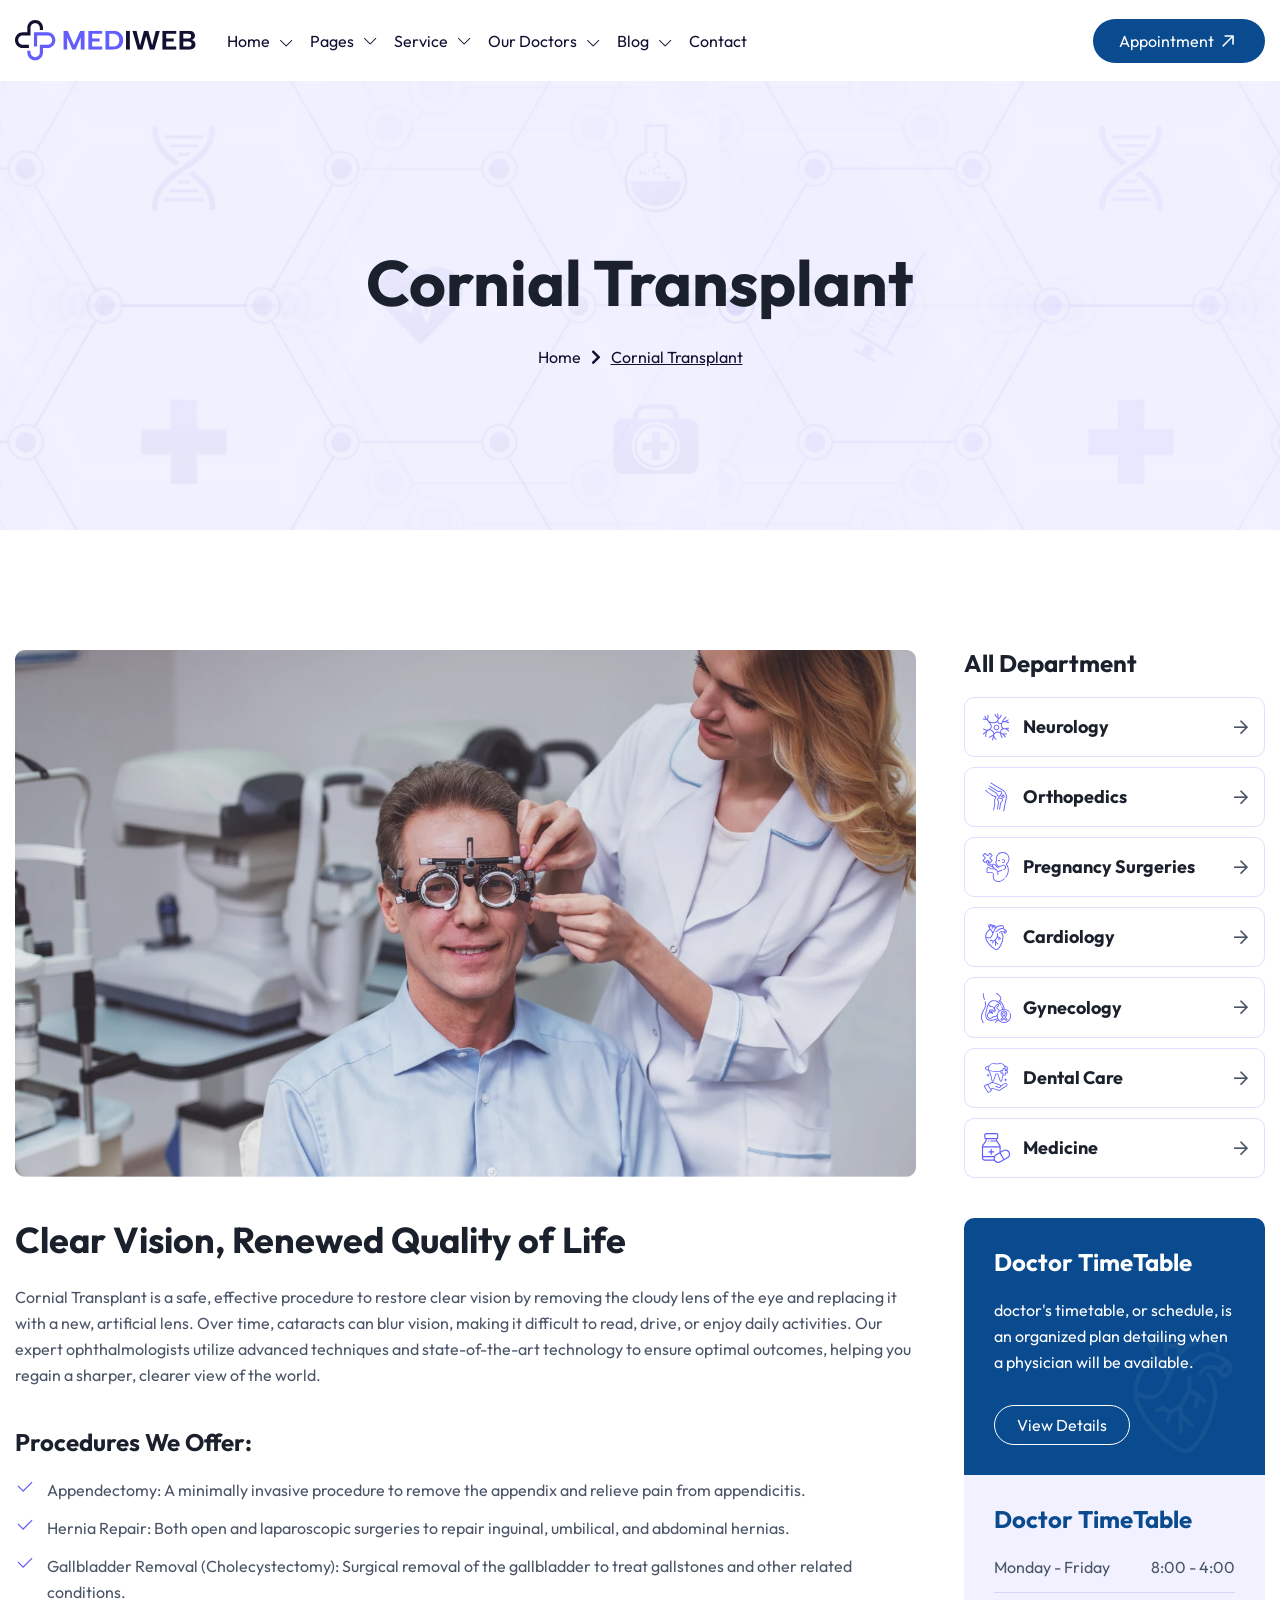
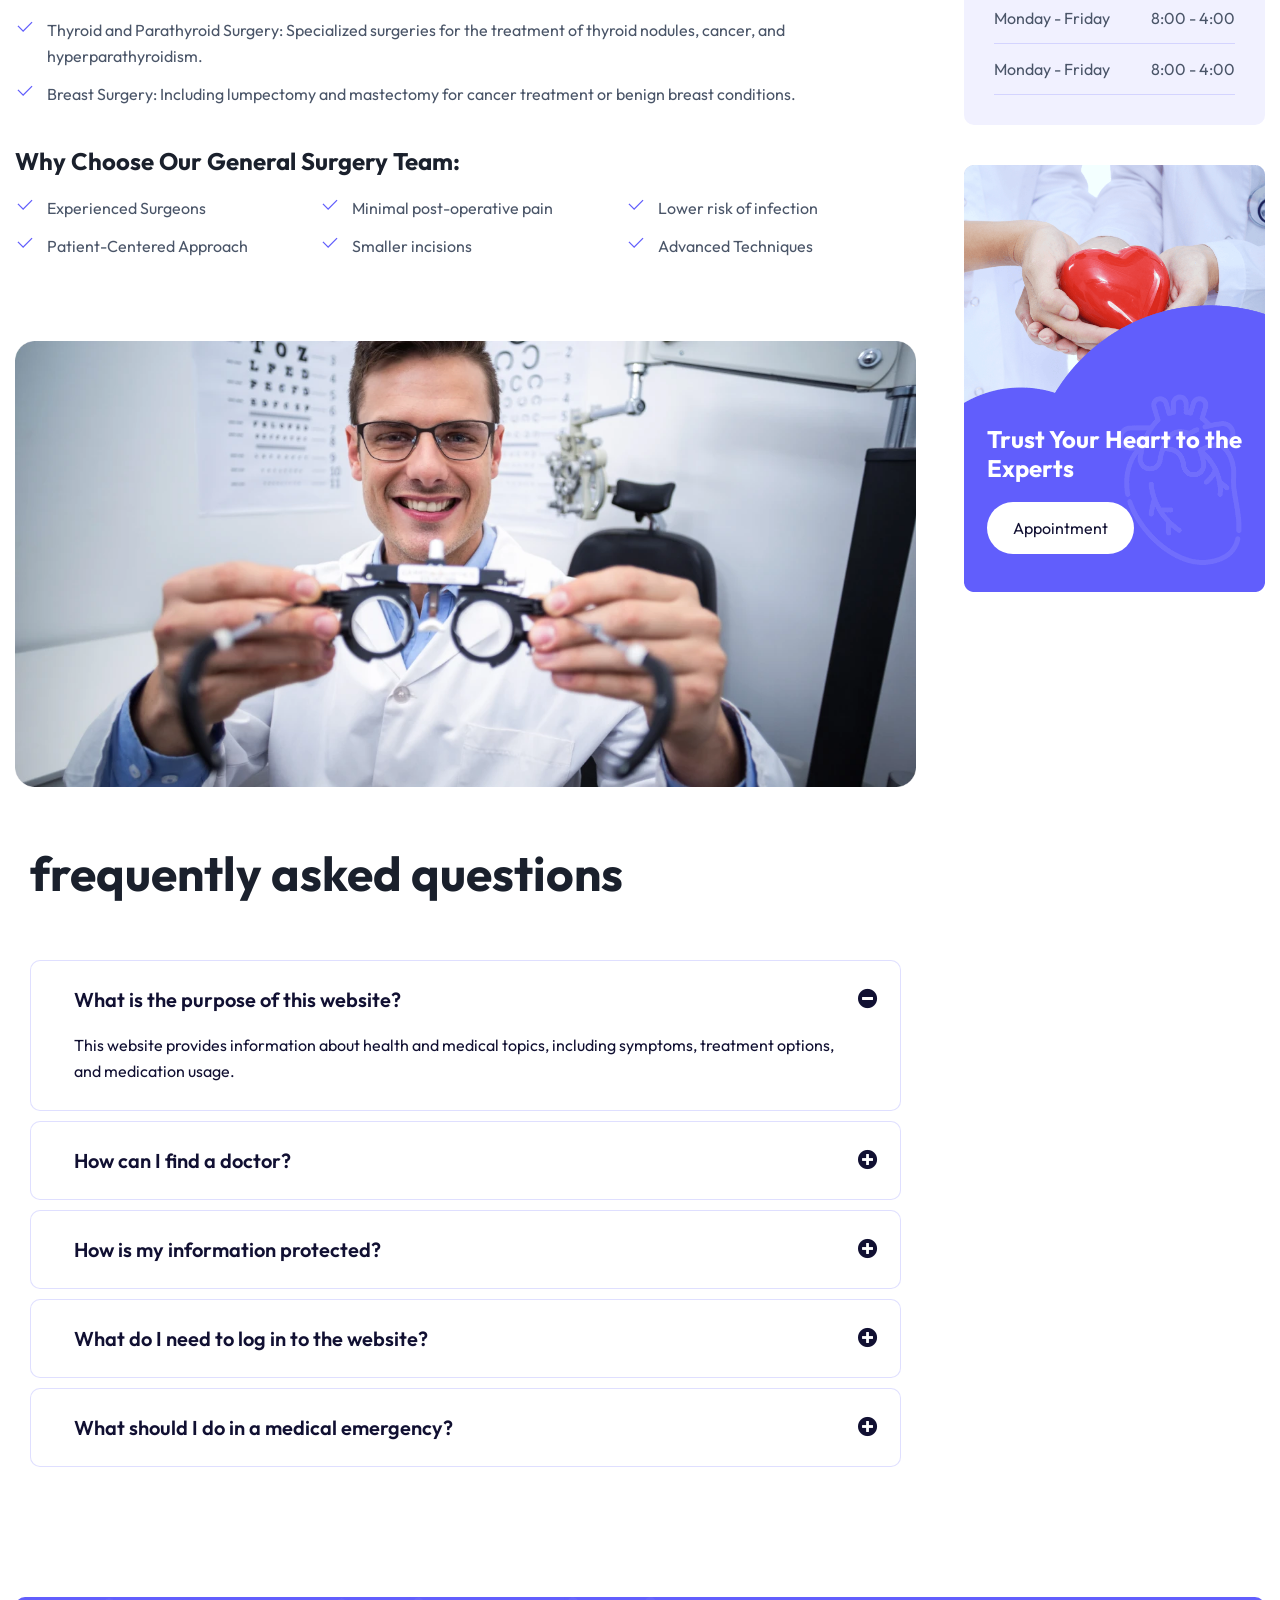
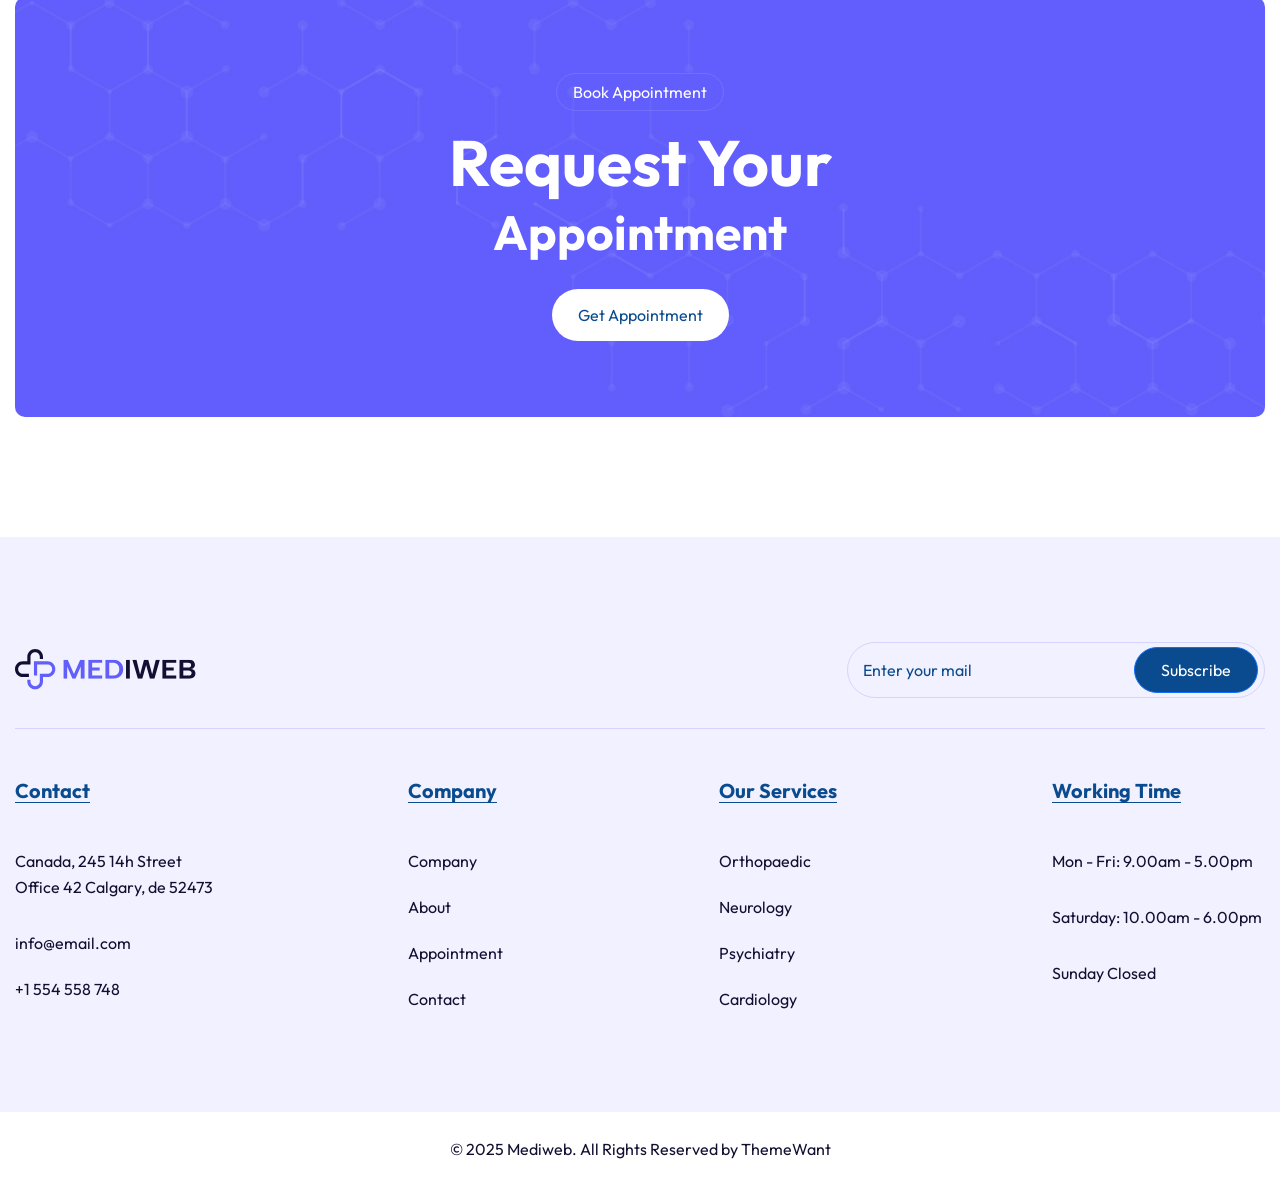
<file: cornial-transplant.html>
<!DOCTYPE html>
<html lang="en">

<head>
    <meta charset="UTF-8">
    <meta name="viewport" content="width=device-width, initial-scale=1.0">
    <link rel="shortcut icon" type="image/x-icon" href="assets/images/fav.png">
    <title>Medical & Health Care
        HTML Template</title>
    <meta name="description" content="Your trusted source for expert healthcare services and medical information. Providing personalized care, advanced treatments, and reliable health resources to help you achieve better health.">
    <link rel="stylesheet" href="assets/css/plugins/plugins.css">
    <link rel="stylesheet" href="assets/css/plugins/magnifying-popup.css">
    <link rel="stylesheet" href="assets/css/vendor/bootstrap.min.css">
    <link rel="stylesheet" href="assets/css/style.css">
</head>

<body>
    <!-- header area start -->
    <!-- header area start -->
    <header class="header-one  header--sticky">
        <div class="container">
            <div class="row">
                <div class="col-lg-12">
                    <div class="header-wrapper-1">
                        <div class="logo-area-start">
                            <a href="index.html" class="logo">
                                <img src="assets/images/logo/logo.svg" alt="logo_area">
                            </a>
                            <div class="nav-area">
                                <ul class="">
                                    <li class="has-dropdown main-nav">
                                        <a href="#">Home</a>
                                        <ul class="submenu parent-nav">
                                            <li><a href="index.html">Hospital Home</a></li>
                                            <li><a href="index-two.html">Medical Consulting</a></li>
                                            <li><a href="index-three.html">Medical Center</a></li>
                                            <li><a href="index-four.html">Online Doctor</a></li>
                                            <li><a href="index-five.html">Dental Care</a></li>
                                            <li><a href="index-six.html">Health Care</a></li>
                                            <li><a href="index-seven.html">Gynecology</a></li>
                                            <li><a href="index-eight.html">Surgery</a></li>
                                            <li><a href="index-nine.html">Optics Consulting</a></li>
                                        </ul>
                                    </li>

                                    <li class="main-nav has-dropdown mega-menu">
                                        <a href="#">Pages</a>
                                        <div class="rts-mega-menu">
                                            <div class="wrapper">
                                                <div class="row g-0">
                                                    <div class="col-lg-3">
                                                        <ul class="mega-menu-item parent-nav">
                                                            <li><a href="about.html">About</a></li>
                                                            <li><a href="doctors-one.html">Our Doctors</a></li>
                                                            <li><a href="doctors-two.html">Our Doctors v2</a></li>
                                                            <li><a href="doctor-details.html">Doctors Details</a></li>
                                                        </ul>
                                                    </div>
                                                    <div class="col-lg-3">
                                                        <ul class="mega-menu-item parent-nav">
                                                            <li><a href="shedule.html">Doctors Shedule</a></li>
                                                            <li><a href="appoinment.html">Appoinment</a></li>
                                                            <li><a href="procedures.html">Procedures</a></li>
                                                            <li><a href="health-package.html">Health Packages</a></li>

                                                        </ul>
                                                    </div>
                                                    <div class="col-lg-3">
                                                        <ul class="mega-menu-item parent-nav">
                                                            <li><a href="international-patient.html">International Patient</a></li>
                                                            <li><a href="portfolio.html">Portfolio</a></li>
                                                            <li><a href="portfolio-details.html">Portfolio Details</a></li>
                                                            <li><a href="faq.html">FAQ's</a></li>

                                                        </ul>
                                                    </div>
                                                    <div class="col-lg-3">
                                                        <ul class="mega-menu-item parent-nav">
                                                            <li><a href="doctors-one.html">Our Doctors</a></li>
                                                            <li><a href="pricing.html">Pricing Plan</a></li>
                                                            <li><a href="before-after.html">Before After</a></li>
                                                            <li><a href="contactus.html">Contact Us</a></li>

                                                        </ul>
                                                    </div>

                                                </div>
                                            </div>
                                        </div>
                                    </li>
                                    <li class="main-nav has-dropdown mega-menu">
                                        <a href="#">Service</a>
                                        <div class="rts-mega-menu with-add">
                                            <div class="wrapper">
                                                <div class="row g-0">
                                                    <div class="col-lg-9">
                                                        <div class="menu-add-top-area">
                                                            <h5 class="title">Our Treatments</h5>
                                                        </div>
                                                        <div class="row pl--30 pt--30">
                                                            <div class="col-lg-3">
                                                                <ul class="mega-menu-item">
                                                                    <li>
                                                                        <a href="optics-service-cataract.html">
                                                                            <img src="assets/images/service/29.svg" alt="service">Cataract </a>
                                                                    </li>
                                                                    <li>
                                                                        <a href="cornial-transplant.html">
                                                                            <img src="assets/images/service/30.svg" alt="service">Corneal
                                                                            Transplant</a>
                                                                    </li>
                                                                    <li>
                                                                        <a href="vision-theraphy.html">
                                                                            <img src="assets/images/service/31.svg" alt="service">Vision Therapy</a>
                                                                    </li>
                                                                    <li>
                                                                        <a href="dry-eye-treatment.html">
                                                                            <img src="assets/images/service/32.svg" alt="service">Dry Eye
                                                                            Treatment</a>
                                                                    </li>
                                                                </ul>
                                                            </div>
                                                            <div class="col-lg-3">
                                                                <ul class="mega-menu-item">
                                                                    <li>
                                                                        <a href="pediatric-care.html">
                                                                            <img src="assets/images/service/33.svg" alt="service">Pediatric Eye Care
                                                                        </a>
                                                                    </li>
                                                                    <li>
                                                                        <a href="laser-vision.html">
                                                                            <img src="assets/images/service/34.svg" alt="service">Laser Vision
                                                                        </a>
                                                                    </li>
                                                                    <li>
                                                                        <a href="medicine-theraphy.html">
                                                                            <img src="assets/images/service/23.svg" alt="service">Medicine
                                                                            Therapy</a>
                                                                    </li>
                                                                    <li>
                                                                        <a href="glass-treatment.html">
                                                                            <img src="assets/images/service/26.svg" alt="service">Glass
                                                                            Treatment</a>
                                                                    </li>
                                                                </ul>
                                                            </div>
                                                            <div class="col-lg-3">
                                                                <!-- <div class="thumbnail">
                                        <img src="assets/images/service/15.webp" alt="">
                                    </div> -->
                                                                <hr class="mid-hr">
                                                            </div>
                                                            <div class="col-lg-3">
                                                                <ul class="mega-menu-item">
                                                                    <li>
                                                                        <a href="services-optics.html">
                                                                            <img src="assets/images/service/10.svg" alt="service">Service</a>
                                                                    </li>
                                                                    <li>
                                                                        <a href="service-details-optics.html">
                                                                            <img src="assets/images/service/10.svg" alt="service">Service
                                                                            Details</a>
                                                                    </li>
                                                                    <li>
                                                                        <a href="service-details-2.html">
                                                                            <img src="assets/images/service/10.svg" alt="service">Service
                                                                            Details v2</a>
                                                                    </li>
                                                                    <li>
                                                                        <a href="service-details-3.html">
                                                                            <img src="assets/images/service/10.svg" alt="service">Service
                                                                            Details v3</a>
                                                                    </li>
                                                                </ul>
                                                            </div>
                                                        </div>
                                                    </div>
                                                    <div class="col-lg-3">
                                                        <div class="menu-right-add">
                                                            <img src="assets/images/menu/04.webp" alt="">
                                                            <div class="absolute-image">
                                                                <img src="assets/images/menu/02.webp" alt="">
                                                                <div class="inner-content">
                                                                    <h3 class="title">
                                                                        Trust Your Heart to <br> The Experts
                                                                    </h3>
                                                                    <a href="appoinment.html" class="rts-btn btn-primary">Appointment</a>
                                                                </div>
                                                            </div>
                                                        </div>
                                                    </div>
                                                </div>
                                            </div>
                                        </div>
                                    </li>
                                    <li class="main-nav has-dropdown">
                                        <a href="doctors-one.html">Our Doctors</a>
                                        <ul class="submenu parent-nav">
                                            <li><a href="doctors-one.html">Our Doctors</a></li>
                                            <li><a href="doctors-two.html">Our Doctors v2</a></li>
                                            <li><a href="doctor-details.html">Doctors Details</a></li>
                                        </ul>
                                    </li>
                                    <li class="main-nav has-dropdown">
                                        <a href="#">Blog</a>
                                        <ul class="submenu parent-nav">
                                            <li><a href="blog.html">Blog Grid</a></li>
                                            <li><a href="blog-list.html">Blog List</a></li>
                                            <li><a href="blog-details.html">Blog Details</a></li>
                                        </ul>
                                    </li>
                                    <li class="main-nav"><a href="contactus.html">Contact</a></li>
                                </ul>
                            </div>
                        </div>
                        <div class="header-right">
                            <!-- <div class="cart-button">
                                <i class="fa-light fa-cart-shopping"></i>
                            </div> -->
                            <a href="appoinment.html" class="rts-btn btn-primary">Appointment <img src="assets/images/banner/icons/arrow--up-right.svg" alt=""></a>
                            <div class="menu-btn" id="menu-btn">
                                <svg width="20" height="16" viewBox="0 0 20 16" fill="none" xmlns="http://www.w3.org/2000/svg">
                                    <rect y="14" width="20" height="2" fill="#1F1F25"></rect>
                                    <rect y="7" width="20" height="2" fill="#1F1F25"></rect>
                                    <rect width="20" height="2" fill="#1F1F25"></rect>
                                </svg>
                            </div>
                        </div>
                    </div>
                </div>
            </div>
        </div>

    </header>
    <!-- header area end -->
    <!-- header area end -->

    <!-- rts breadcrumb area start -->
    <div class="rts-breadcrumb-area bg_image rts-section-gap">
        <div class="container ptb--40">
            <div class="row">
                <div class="breadcrumb-area-wrapper">
                    <h1 class="title">Cornial Transplant</h1>
                    <div class="nav-bread-crumb">
                        <a href="/">Home</a>
                        <i class="fa-solid fa-chevron-right"></i>
                        <a href="#" class="current">Cornial Transplant</a>
                    </div>
                </div>
            </div>
        </div>
    </div>
    <!-- rts breadcrumb area end -->


    <!-- service details area start -->
    <div class="service-details-surgery rts-section-gap">
        <div class="container">
            <div class="row">
                <div class="col-lg-9 pr--40 pr_md--10 pr_sm--15">
                    <div class="service-details-surgery-main">
                        <div class="thumbnail">
                            <img src="assets/images/service/13.webp" alt="service">
                        </div>
                        <h2 class="title">Clear Vision, Renewed Quality of Life</h2>
                        <p class="disc">
                            Cornial Transplant is a safe, effective procedure to restore clear vision by removing the
                            cloudy lens of the eye and replacing it with a new, artificial lens. Over time, cataracts
                            can blur vision, making it difficult to read, drive, or enjoy daily activities. Our expert
                            ophthalmologists utilize advanced techniques and state-of-the-art technology to ensure
                            optimal outcomes, helping you regain a sharper, clearer view of the world.
                        </p>
                        <h5 class="title">Procedures We Offer:</h5>
                        <div class="check-area-service-details">
                            <div class="single-check">
                                <img src="assets/images/service/icon/16.svg" alt="">
                                <p>Appendectomy: A minimally invasive procedure to remove the appendix and relieve pain
                                    from appendicitis.</p>
                            </div>
                            <div class="single-check">
                                <img src="assets/images/service/icon/16.svg" alt="">
                                <p>Hernia Repair: Both open and laparoscopic surgeries to repair inguinal, umbilical,
                                    and abdominal hernias.</p>
                            </div>
                            <div class="single-check">
                                <img src="assets/images/service/icon/16.svg" alt="">
                                <p>Gallbladder Removal (Cholecystectomy): Surgical removal of the gallbladder to treat
                                    gallstones and other related conditions.</p>
                            </div>
                            <div class="single-check">
                                <img src="assets/images/service/icon/16.svg" alt="">
                                <p>Thyroid and Parathyroid Surgery: Specialized surgeries for the treatment of thyroid
                                    nodules, cancer, and hyperparathyroidism.</p>
                            </div>
                            <div class="single-check">
                                <img src="assets/images/service/icon/16.svg" alt="">
                                <p>Breast Surgery: Including lumpectomy and mastectomy for cancer treatment or benign
                                    breast conditions.</p>
                            </div>
                        </div>
                        <h5 class="title mt--40">Why Choose Our General Surgery Team:</h5>
                        <div class="row">
                            <div class="col-lg-4">
                                <div class="check-area-service-details">
                                    <div class="single-check">
                                        <img src="assets/images/service/icon/16.svg" alt="">
                                        <p>Experienced Surgeons</p>
                                    </div>
                                    <div class="single-check">
                                        <img src="assets/images/service/icon/16.svg" alt="">
                                        <p>Patient-Centered Approach</p>
                                    </div>
                                </div>
                            </div>
                            <div class="col-lg-4">
                                <div class="check-area-service-details">
                                    <div class="single-check">
                                        <img src="assets/images/service/icon/16.svg" alt="">
                                        <p>Minimal post-operative pain</p>
                                    </div>
                                    <div class="single-check">
                                        <img src="assets/images/service/icon/16.svg" alt="">
                                        <p>Smaller incisions</p>
                                    </div>
                                </div>
                            </div>
                            <div class="col-lg-4">
                                <div class="check-area-service-details">
                                    <div class="single-check">
                                        <img src="assets/images/service/icon/16.svg" alt="">
                                        <p>Lower risk of infection</p>
                                    </div>
                                    <div class="single-check">
                                        <img src="assets/images/service/icon/16.svg" alt="">
                                        <p>Advanced Techniques</p>
                                    </div>
                                </div>
                            </div>
                        </div>
                        <div class="row mt--40 g-5">
                            <div class="col-lg-12">
                                <div class="thumbnail">
                                    <img src="assets/images/service/14.webp" alt="service">
                                </div>
                            </div>
                        </div>
                    </div>
                    <!-- rts faq area start -->
                    <div class="rts-faq-area pt--60">
                        <div class="container">
                            <div class="row">
                                <div class="col-gl-12">
                                    <div class="container-wrapper-faq">
                                        <div class="title-six-start">
                                            <h2 class="title">
                                                frequently asked questions
                                            </h2>
                                        </div>
                                        <div class="accordion mt--60" id="accordionExample">
                                            <div class="accordion-item">
                                                <h2 class="accordion-header">
                                                    <button class="accordion-button" type="button" data-bs-toggle="collapse" data-bs-target="#collapseOne" aria-expanded="true" aria-controls="collapseOne">
                                                        What is the purpose of this website?
                                                    </button>
                                                </h2>
                                                <div id="collapseOne" class="accordion-collapse collapse show" data-bs-parent="#accordionExample">
                                                    <div class="accordion-body">
                                                        This website provides information about health and medical
                                                        topics, including
                                                        symptoms, treatment options, and medication usage.
                                                    </div>
                                                </div>
                                            </div>
                                            <div class="accordion-item">
                                                <h2 class="accordion-header">
                                                    <button class="accordion-button collapsed" type="button" data-bs-toggle="collapse" data-bs-target="#collapseTwo" aria-expanded="false" aria-controls="collapseTwo">
                                                        How can I find a doctor?
                                                    </button>
                                                </h2>
                                                <div id="collapseTwo" class="accordion-collapse collapse" data-bs-parent="#accordionExample">
                                                    <div class="accordion-body">
                                                        This website provides information about health and medical
                                                        topics, including
                                                        symptoms, treatment options, and medication usage.
                                                    </div>
                                                </div>
                                            </div>
                                            <div class="accordion-item">
                                                <h2 class="accordion-header">
                                                    <button class="accordion-button collapsed" type="button" data-bs-toggle="collapse" data-bs-target="#collapseThree" aria-expanded="false" aria-controls="collapseThree">
                                                        How is my information protected?
                                                    </button>
                                                </h2>
                                                <div id="collapseThree" class="accordion-collapse collapse" data-bs-parent="#accordionExample">
                                                    <div class="accordion-body">
                                                        This website provides information about health and medical
                                                        topics, including
                                                        symptoms, treatment options, and medication usage.
                                                    </div>
                                                </div>
                                            </div>
                                            <div class="accordion-item">
                                                <h2 class="accordion-header">
                                                    <button class="accordion-button collapsed" type="button" data-bs-toggle="collapse" data-bs-target="#collapseFour" aria-expanded="false" aria-controls="collapseFour">
                                                        What do I need to log in to the website?
                                                    </button>
                                                </h2>
                                                <div id="collapseFour" class="accordion-collapse collapse" data-bs-parent="#accordionExample">
                                                    <div class="accordion-body">
                                                        This website provides information about health and medical
                                                        topics, including
                                                        symptoms, treatment options, and medication usage.
                                                    </div>
                                                </div>
                                            </div>
                                            <div class="accordion-item">
                                                <h2 class="accordion-header">
                                                    <button class="accordion-button collapsed" type="button" data-bs-toggle="collapse" data-bs-target="#collapseFive" aria-expanded="false" aria-controls="collapseFive">
                                                        What should I do in a medical emergency?
                                                    </button>
                                                </h2>
                                                <div id="collapseFive" class="accordion-collapse collapse" data-bs-parent="#accordionExample">
                                                    <div class="accordion-body">
                                                        This website provides information about health and medical
                                                        topics, including
                                                        symptoms, treatment options, and medication usage.
                                                    </div>
                                                </div>
                                            </div>
                                        </div>
                                    </div>
                                </div>
                            </div>
                        </div>
                    </div>
                    <!-- rts faq area end -->
                </div>
                <div class="col-lg-3">
                    <div class="single-rightsidebar-single">
                        <h2 class="title">
                            All Department
                        </h2>
                        <a href="#" class="single-department-service-wrapper">
                            <div class="left-side">
                                <div class="icon">
                                    <img src="assets/images/service/17.svg" alt="service">
                                </div>
                                <h4 class="title">Neurology</h4>
                            </div>
                            <i class="fa-regular fa-arrow-right"></i>
                        </a>
                        <a href="#" class="single-department-service-wrapper">
                            <div class="left-side">
                                <div class="icon">
                                    <img src="assets/images/service/18.svg" alt="service">
                                </div>
                                <h4 class="title">Orthopedics</h4>
                            </div>
                            <i class="fa-regular fa-arrow-right"></i>
                        </a>
                        <a href="#" class="single-department-service-wrapper">
                            <div class="left-side">
                                <div class="icon">
                                    <img src="assets/images/service/19.svg" alt="service">
                                </div>
                                <h4 class="title">Pregnancy Surgeries</h4>
                            </div>
                            <i class="fa-regular fa-arrow-right"></i>
                        </a>
                        <a href="#" class="single-department-service-wrapper">
                            <div class="left-side">
                                <div class="icon">
                                    <img src="assets/images/service/20.svg" alt="service">
                                </div>
                                <h4 class="title">Cardiology</h4>
                            </div>
                            <i class="fa-regular fa-arrow-right"></i>
                        </a>
                        <a href="#" class="single-department-service-wrapper">
                            <div class="left-side">
                                <div class="icon">
                                    <img src="assets/images/service/21.svg" alt="service">
                                </div>
                                <h4 class="title">Gynecology</h4>
                            </div>
                            <i class="fa-regular fa-arrow-right"></i>
                        </a>
                        <a href="#" class="single-department-service-wrapper">
                            <div class="left-side">
                                <div class="icon">
                                    <img src="assets/images/service/22.svg" alt="service">
                                </div>
                                <h4 class="title">Dental Care</h4>
                            </div>
                            <i class="fa-regular fa-arrow-right"></i>
                        </a>
                        <a href="#" class="single-department-service-wrapper">
                            <div class="left-side">
                                <div class="icon">
                                    <img src="assets/images/service/23.svg" alt="service">
                                </div>
                                <h4 class="title">Medicine</h4>
                            </div>
                            <i class="fa-regular fa-arrow-right"></i>
                        </a>
                    </div>
                    <div class="single-rightsidebar-single">
                        <div class="doctor-title-table">
                            <div class="top">
                                <h5 class="title">Doctor TimeTable</h5>
                                <p class="disc">
                                    doctor's timetable, or schedule, is an organized plan detailing when a physician
                                    will be available.
                                </p>
                                <a href="#" class="rts-btn btn-primary btn-border">View Details</a>
                                <img class="move-down" src="assets/images/service/icon/11.png" alt="">
                            </div>
                            <div class="bottom">
                                <h5 class="title">
                                    Doctor TimeTable
                                </h5>
                                <div class="single-table pt--0">
                                    <span>Monday - Friday</span>
                                    <span>8:00 - 4:00</span>
                                </div>
                                <div class="single-table">
                                    <span>Monday - Friday</span>
                                    <span>8:00 - 4:00</span>
                                </div>
                                <div class="single-table">
                                    <span>Monday - Friday</span>
                                    <span>8:00 - 4:00</span>
                                </div>
                            </div>
                        </div>
                    </div>
                    <div class="single-rightsidebar-single">
                        <div class="thumbnail-image-right-cardio">
                            <img src="assets/images/service/14.png" alt="service">

                            <div class="inner">
                                <h3 class="title">
                                    Trust Your Heart to the Experts
                                </h3>
                                <a href="#" class="rts-btn btn-primary btn-white">Appointment</a>
                            </div>
                        </div>
                    </div>
                </div>
            </div>
        </div>
    </div>
    <!-- service details area end -->


    <div class="request-appoinment-area rts-section-gapBottom">
        <div class="container">
            <div class="row">
                <div class="col-lg-12">
                    <div class="request-appoinemnt-area-main-wrapper bg_image rts-section-gap">
                        <span class="pre">Book Appointment</span>
                        <h2 class="title">
                            Request Your <br>
                            <span>Appointment</span>
                        </h2>
                        <a href="#" class="rts-btn btn-primary">Get Appointment</a>
                    </div>
                </div>
            </div>
        </div>
    </div>



    <!-- header area start -->
    <!-- rts footer area start -->
    <div class="rts-footer-area footer-two  pt--105 pt_sm--60">
        <div class="container">
            <div class="row">
                <div class="col-lg-12">
                    <!-- subscribe area start -->
                    <div class="subscribe-area-start pb--30">
                        <a href="#" class="logo">
                            <img src="assets/images/logo/logo-3.svg" alt="logo">
                        </a>
                        <!-- subscribe area start -->
                        <div class="subscribe-area">
                            <input type="text" placeholder="Enter your mail">
                            <button class="rts-btn btn-primary">Subscribe</button>
                        </div>
                        <!-- subscribe area end -->
                    </div>
                    <!-- subscribe area end -->
                </div>
                <div class="col-lg-12">
                    <div class="footer-wrapper-style-between">
                        <div class="single-wized">
                            <h6 class="title">Contact</h6>
                            <div class="body">
                                <p class="location">
                                    Canada, 245 14h Street
                                    Office 42 Calgary, de 52473
                                </p>
                                <a href="#">info@email.com</a>
                                <a href="#">+1 554 558 748</a>
                            </div>
                        </div>
                        <div class="single-wized">
                            <h6 class="title">Company </h6>
                            <div class="body">
                                <ul class="nav-bottom">
                                    <li><a href="about.html">Company</a></li>
                                    <li><a href="about.html">About</a></li>
                                    <li><a href="appoinment.html">Appointment </a></li>
                                    <li><a href="contactus.html">Contact</a></li>
                                </ul>
                            </div>
                        </div>
                        <div class="single-wized">
                            <h6 class="title">Our Services</h6>
                            <div class="body">
                                <ul class="nav-bottom">
                                    <li><a href="service-details.html">Orthopaedic</a></li>
                                    <li><a href="service-details.html">Neurology</a></li>
                                    <li><a href="service-details.html">Psychiatry </a></li>
                                    <li><a href="service-details.html">Cardiology</a></li>
                                </ul>
                            </div>
                        </div>
                        <div class="single-wized">
                            <h6 class="title">Working Time</h6>
                            <div class="body">
                                <p class="location">
                                    Mon - Fri: 9.00am - 5.00pm
                                </p>
                                <p class="location">
                                    Saturday: 10.00am - 6.00pm
                                </p>
                                <p class="location">
                                    Sunday Closed
                                </p>

                            </div>
                        </div>
                    </div>
                </div>
            </div>
        </div>
    </div>
    <div class="copyright-area two">
        <div class="container">
            <div class="row">
                <div class="col-lg-12">
                    <div class="copyright-area-inner">
                        <p>© 2025 Mediweb. All Rights Reserved by <a target="_blank" href="https://themeforest.net/user/themewant">ThemeWant</a></p>
                    </div>
                </div>
            </div>
        </div>
    </div>
    <!-- rts footer area end -->
    <!-- header area end -->



    <!-- header style two -->
    <div id="side-bar" class="side-bar header-two">
        <button class="close-icon-menu"><i class="far fa-times"></i></button>
        <!-- mobile menu area start -->
        <div class="mobile-menu-main">
            <nav class="nav-main mainmenu-nav mt--30">
                <ul class="mainmenu metismenu" id="mobile-menu-active">
                    <li class="has-droupdown">
                        <a href="#" class="main">Home</a>
                        <ul class="submenu mm-collapse">
                            <li><a class="mobile-menu-link" href="index.html">Main Home</a></li>
                            <li><a class="mobile-menu-link" href="index-two.html">Home Two</a></li>
                            <li><a class="mobile-menu-link" href="index-three.html">Home Three</a></li>
                            <li><a class="mobile-menu-link" href="index-four.html">Home Four</a></li>
                            <li><a class="mobile-menu-link" href="index-five.html">Home Five</a></li>
                            <li><a class="mobile-menu-link" href="index-six.html">Home Six</a></li>
                            <li><a class="mobile-menu-link" href="index-seven.html">Home Seven</a></li>
                            <li><a class="mobile-menu-link" href="index-eight.html">Home Eight</a></li>
                            <li><a class="mobile-menu-link" href="index-nine.html">Home Nine</a></li>
                        </ul>
                    </li>
                    <li class="has-droupdown">
                        <a href="#" class="main">Pages</a>
                        <ul class="submenu mm-collapse">
                            <li class="main-nav"><a href="about.html">About</a></li>
                            <li><a class="mobile-menu-link" href="doctors-one.html">Our Doctors</a></li>
                            <li><a class="mobile-menu-link" href="doctors-two.html">Our Doctors v2</a></li>
                            <li><a class="mobile-menu-link" href="doctor-details.html">Doctors Details</a></li>
                            <li><a class="mobile-menu-link" href="appoinment.html">Appoinment</a></li>
                            <li><a class="mobile-menu-link" href="procedures.html">Procedures</a></li>
                            <li><a class="mobile-menu-link" href="portfolio.html">Portfolio</a></li>
                            <li><a class="mobile-menu-link" href="portfolio-details.html">Portfolio Details</a></li>
                            <li><a class="mobile-menu-link" href="faq.html">FAQ's</a></li>
                            <li><a class="mobile-menu-link" href="shedule.html">Docot Shedule</a></li>
                            <li><a class="mobile-menu-link" href="pricing.html">Pricing Plane</a></li>
                            <li><a class="mobile-menu-link" href="before-after.html">Before After</a></li>
                            <li><a class="mobile-menu-link" href="contactus.html">Contact Us</a></li>
                        </ul>
                    </li>
                    <li class="has-droupdown">
                        <a href="#" class="main">Service</a>
                        <ul class="submenu mm-collapse">
                            <li><a href="service.html">Service</a></li>
                            <li><a href="service-details.html">Service Details</a></li>
                            <li><a href="service-details-2.html">Service Details v2</a></li>
                            <li><a href="service-details-3.html">Service Details v3</a></li>
                        </ul>
                    </li>
                    <li class="has-droupdown">
                        <a href="#" class="main">Blog</a>
                        <ul class="submenu mm-collapse">
                            <li><a class="mobile-menu-link" href="blog.html">Blog Post</a></li>
                            <li><a class="mobile-menu-link" href="blog-list.html">Blog Post</a></li>
                            <li><a class="mobile-menu-link" href="blog-details.html">Blog Details</a></li>
                        </ul>
                    </li>
                    <li><a href="contactus.html" class="main">Contact</a></li>
                </ul>
            </nav>

            <div class="rts-social-style-one pl--20 mt--50">
                <ul>
                    <li>
                        <a href="#">
                            <i class="fa-brands fa-facebook-f"></i>
                        </a>
                    </li>
                    <li>
                        <a href="#">
                            <i class="fa-brands fa-twitter"></i>
                        </a>
                    </li>
                    <li>
                        <a href="#">
                            <i class="fa-brands fa-youtube"></i>
                        </a>
                    </li>
                    <li>
                        <a href="#">
                            <i class="fa-brands fa-linkedin-in"></i>
                        </a>
                    </li>
                </ul>
            </div>
        </div>
        <!-- mobile menu area end -->
    </div>
    <!-- header style two End -->
    <div class="loader-wrapper">
        <div class="loader">
        </div>
        <div class="loader-section section-left"></div>
        <div class="loader-section section-right"></div>
    </div>
    <div id="anywhere-home">
    </div>
    <!-- progress area start -->
    <div class="progress-wrap">
        <svg class="progress-circle svg-content" width="100%" height="100%" viewBox="-1 -1 102 102">
            <path d="M50,1 a49,49 0 0,1 0,98 a49,49 0 0,1 0,-98" style="transition: stroke-dashoffset 10ms linear 0s; stroke-dasharray: 307.919, 307.919; stroke-dashoffset: 307.919;">
            </path>
        </svg>
    </div>
    <!-- progress area end -->

    <script src="assets/js/plugins/jquery.js"></script>
    <script src="assets/js/plugins/jquery-ui.js"></script>
    <script src="assets/js/vendor/waw.js"></script>
    <script src="assets/js/plugins/swiper.js"></script>
    <script src="assets/js/plugins/metismenu.js"></script>
    <script src="assets/js/plugins/jarallax.js"></script>
    <script src="assets/js/plugins/smooth-scroll.js"></script>
    <script src="assets/js/plugins/magnifying-popup.js"></script>
    <script src="assets/js/vendor/bootstrap.min.js"></script>
    <!-- main js here -->
    <script src="assets/js/main.js"></script>
</body>

</html>
</file>
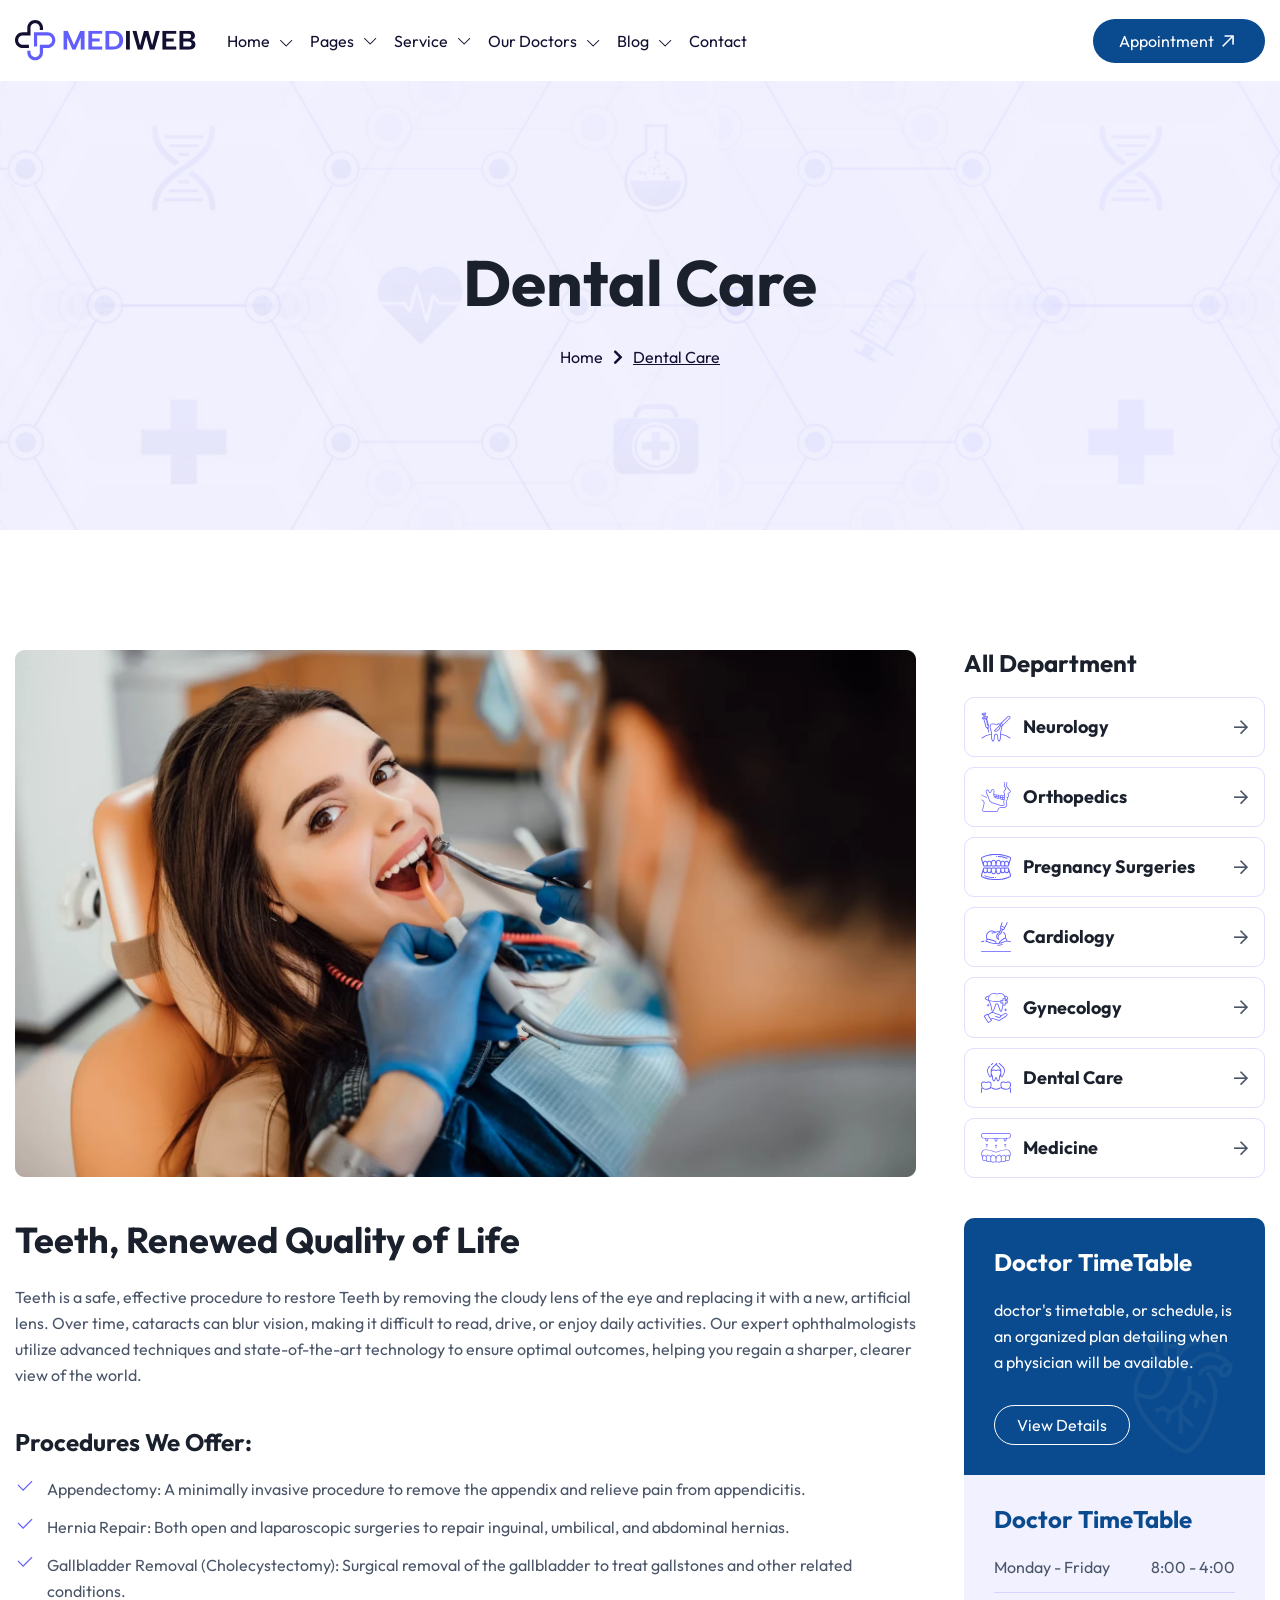
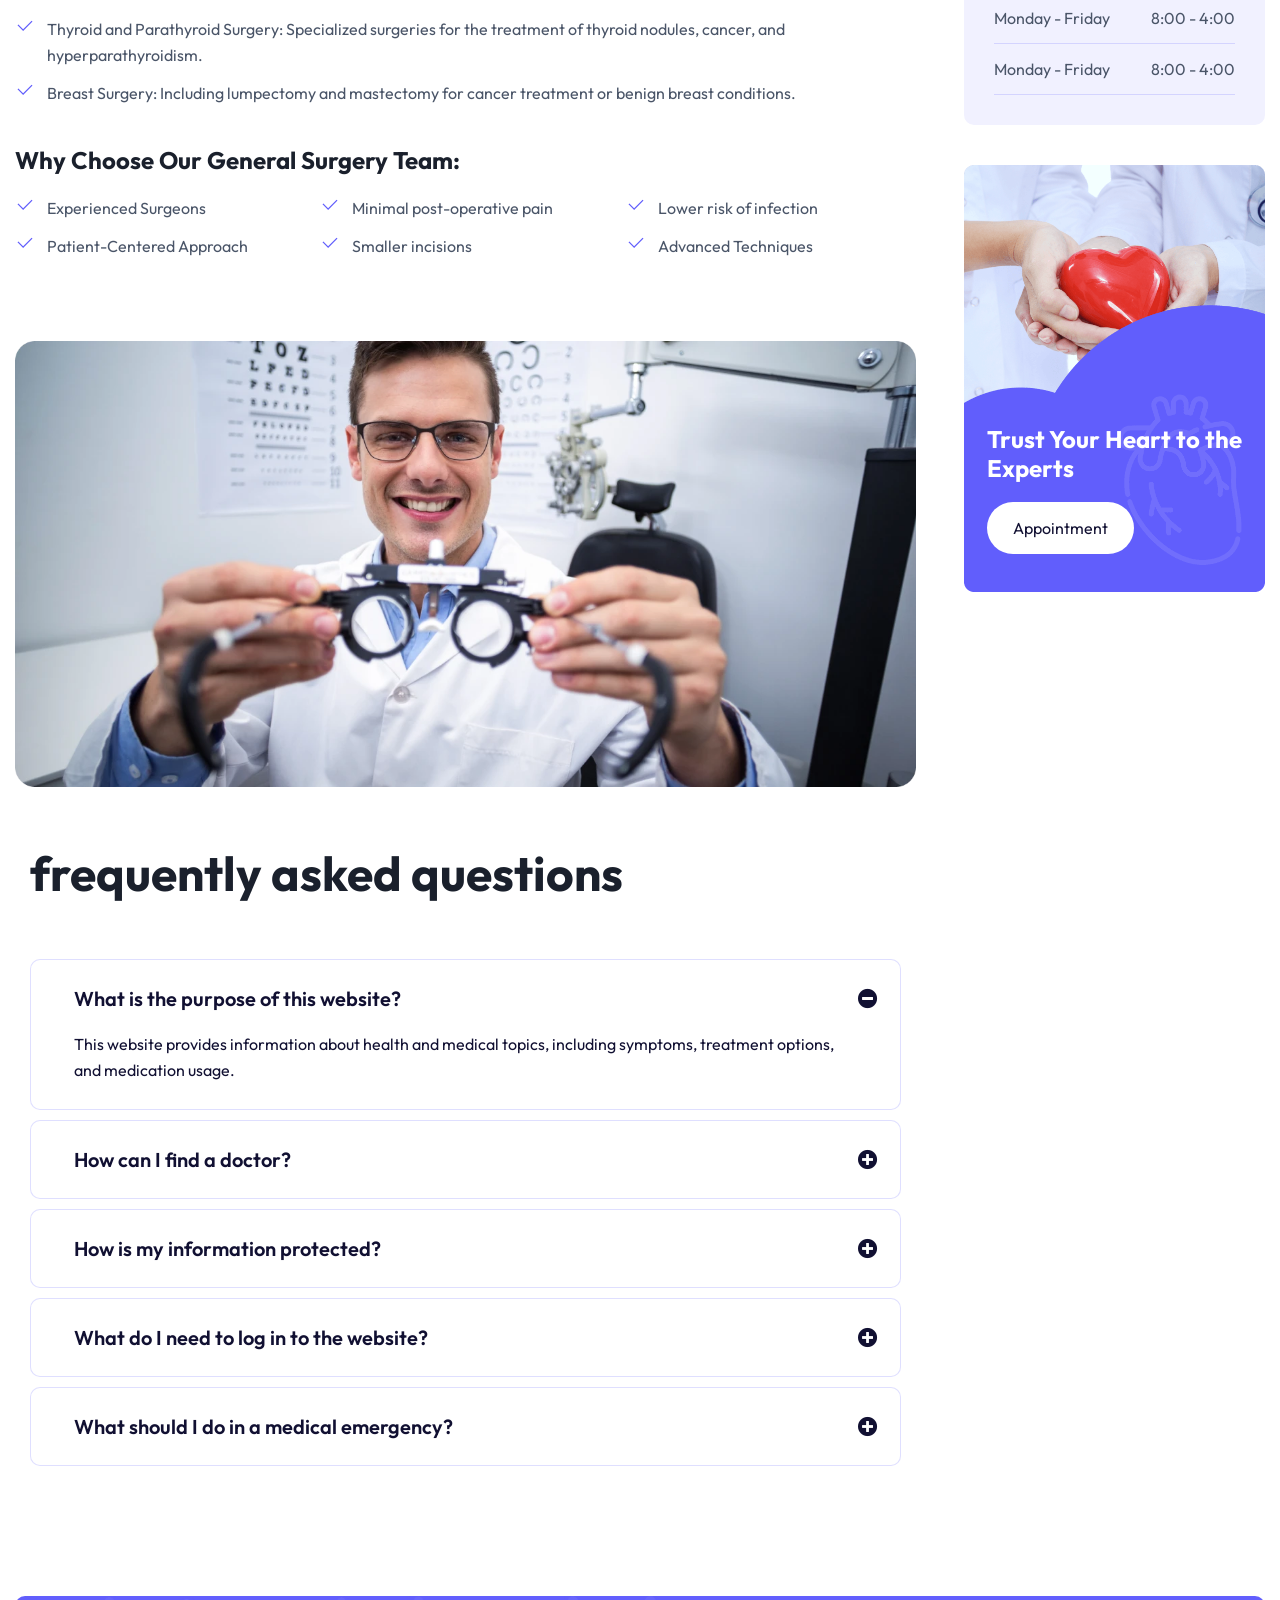
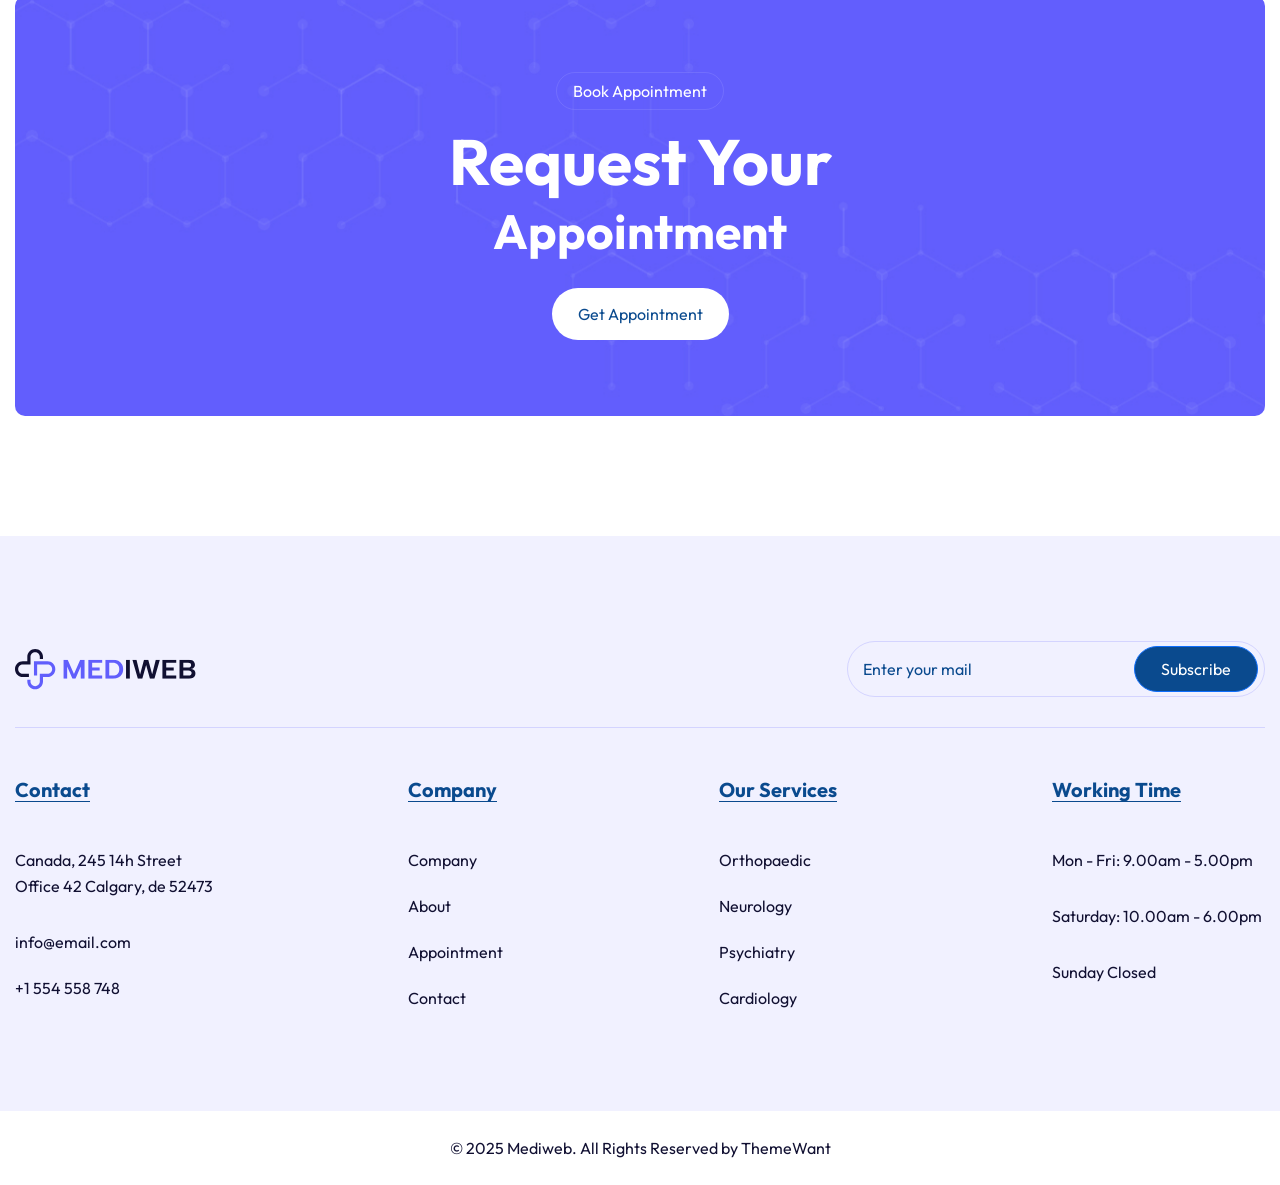
<file: dental-care.html>
<!DOCTYPE html>
<html lang="en">

<head>
    <meta charset="UTF-8">
    <meta name="viewport" content="width=device-width, initial-scale=1.0">
    <link rel="shortcut icon" type="image/x-icon" href="assets/images/fav.png">
    <title>Medical & Health Care
        HTML Template</title>
    <meta name="description" content="Your trusted source for expert healthcare services and medical information. Providing personalized care, advanced treatments, and reliable health resources to help you achieve better health.">
    <link rel="stylesheet" href="assets/css/plugins/plugins.css">
    <link rel="stylesheet" href="assets/css/plugins/magnifying-popup.css">
    <link rel="stylesheet" href="assets/css/vendor/bootstrap.min.css">
    <link rel="stylesheet" href="assets/css/style.css">
</head>

<body>
    <!-- header area start -->
    <!-- header area start -->
    <header class="header-one  header--sticky">
        <div class="container">
            <div class="row">
                <div class="col-lg-12">
                    <div class="header-wrapper-1">
                        <div class="logo-area-start">
                            <a href="index.html" class="logo">
                                <img src="assets/images/logo/logo.svg" alt="logo_area">
                            </a>
                            <div class="nav-area">
                                <ul class="">
                                    <li class="has-dropdown main-nav">
                                        <a href="#">Home</a>
                                        <ul class="submenu parent-nav">
                                            <li><a href="index.html">Hospital Home</a></li>
                                            <li><a href="index-two.html">Medical Consulting</a></li>
                                            <li><a href="index-three.html">Medical Center</a></li>
                                            <li><a href="index-four.html">Online Doctor</a></li>
                                            <li><a href="index-five.html">Dental Care</a></li>
                                            <li><a href="index-six.html">Health Care</a></li>
                                            <li><a href="index-seven.html">Gynecology</a></li>
                                            <li><a href="index-eight.html">Surgery</a></li>
                                            <li><a href="index-nine.html">Optics Consulting</a></li>
                                        </ul>
                                    </li>

                                    <li class="main-nav has-dropdown mega-menu">
                                        <a href="#">Pages</a>
                                        <div class="rts-mega-menu">
                                            <div class="wrapper">
                                                <div class="row g-0">
                                                    <div class="col-lg-3">
                                                        <ul class="mega-menu-item parent-nav">
                                                            <li><a href="about.html">About</a></li>
                                                            <li><a href="doctors-one.html">Our Doctors</a></li>
                                                            <li><a href="doctors-two.html">Our Doctors v2</a></li>
                                                            <li><a href="doctor-details.html">Doctors Details</a></li>
                                                        </ul>
                                                    </div>
                                                    <div class="col-lg-3">
                                                        <ul class="mega-menu-item parent-nav">
                                                            <li><a href="shedule.html">Doctors Shedule</a></li>
                                                            <li><a href="appoinment.html">Appoinment</a></li>
                                                            <li><a href="procedures.html">Procedures</a></li>
                                                            <li><a href="health-package.html">Health Packages</a></li>

                                                        </ul>
                                                    </div>
                                                    <div class="col-lg-3">
                                                        <ul class="mega-menu-item parent-nav">
                                                            <li><a href="international-patient.html">International Patient</a></li>
                                                            <li><a href="portfolio.html">Portfolio</a></li>
                                                            <li><a href="portfolio-details.html">Portfolio Details</a></li>
                                                            <li><a href="faq.html">FAQ's</a></li>

                                                        </ul>
                                                    </div>
                                                    <div class="col-lg-3">
                                                        <ul class="mega-menu-item parent-nav">
                                                            <li><a href="doctors-one.html">Our Doctors</a></li>
                                                            <li><a href="pricing.html">Pricing Plan</a></li>
                                                            <li><a href="before-after.html">Before After</a></li>
                                                            <li><a href="contactus.html">Contact Us</a></li>

                                                        </ul>
                                                    </div>

                                                </div>
                                            </div>
                                        </div>
                                    </li>
                                    <li class="main-nav has-dropdown mega-menu">
                                        <a href="#">Service</a>
                                        <div class="rts-mega-menu with-add">
                                            <div class="wrapper">
                                                <div class="row g-0">
                                                    <div class="col-lg-9">
                                                        <div class="menu-add-top-area">
                                                            <h5 class="title">Our Treatments</h5>
                                                        </div>
                                                        <div class="row pl--30 pt--30">
                                                            <div class="col-lg-3">
                                                                <ul class="mega-menu-item">
                                                                    <li>
                                                                        <a href="oral-surgary.html">
                                                                            <img src="assets/images/service/35.svg" alt="service">Oral Surgery </a>
                                                                    </li>
                                                                    <li>
                                                                        <a href="oral-sedation.html">
                                                                            <img src="assets/images/service/36.svg" alt="service">Oral Sedation</a>
                                                                    </li>
                                                                    <li>
                                                                        <a href="wisdom-teeth.html">
                                                                            <img src="assets/images/service/37.svg" alt="service">Wisdom Teeth</a>
                                                                    </li>
                                                                    <li>
                                                                        <a href="teeth-scaling.html">
                                                                            <img src="assets/images/service/38.svg" alt="service">Teeth Scaling</a>
                                                                    </li>
                                                                </ul>
                                                            </div>
                                                            <div class="col-lg-3">
                                                                <ul class="mega-menu-item">
                                                                    <li>
                                                                        <a href="dental-care.html">
                                                                            <img src="assets/images/service/39.svg" alt="service">Dental Care
                                                                        </a>
                                                                    </li>
                                                                    <li>
                                                                        <a href="dental-feelings.html">
                                                                            <img src="assets/images/service/40.svg" alt="service">Dental Filling
                                                                        </a>
                                                                    </li>
                                                                    <li>
                                                                        <a href="dental-implant.html">
                                                                            <img src="assets/images/service/41.svg" alt="service">Dental Implant</a>
                                                                    </li>
                                                                    <li>
                                                                        <a href="teeth-treatment.html">
                                                                            <img src="assets/images/service/26.svg" alt="service">Teeth
                                                                            Treatment</a>
                                                                    </li>
                                                                </ul>
                                                            </div>
                                                            <div class="col-lg-3">
                                                                <!-- <div class="thumbnail">
                                        <img src="assets/images/service/15.webp" alt="">
                                    </div> -->
                                                                <hr class="mid-hr">
                                                            </div>
                                                            <div class="col-lg-3">
                                                                <ul class="mega-menu-item">
                                                                    <li>
                                                                        <a href="service-dental.html">
                                                                            <img src="assets/images/service/10.svg" alt="service">Service</a>
                                                                    </li>
                                                                    <li>
                                                                        <a href="service-details-optics.html">
                                                                            <img src="assets/images/service/10.svg" alt="service">Service
                                                                            Details</a>
                                                                    </li>
                                                                    <li>
                                                                        <a href="service-details-2.html">
                                                                            <img src="assets/images/service/10.svg" alt="service">Service
                                                                            Details v2</a>
                                                                    </li>
                                                                    <li>
                                                                        <a href="service-details-3.html">
                                                                            <img src="assets/images/service/10.svg" alt="service">Service
                                                                            Details v3</a>
                                                                    </li>
                                                                </ul>
                                                            </div>
                                                        </div>
                                                    </div>
                                                    <div class="col-lg-3">
                                                        <div class="menu-right-add">
                                                            <img src="assets/images/menu/05.webp" alt="">
                                                            <div class="absolute-image">
                                                                <img src="assets/images/menu/02.webp" alt="">
                                                                <div class="inner-content">
                                                                    <h3 class="title">
                                                                        Trust Your Heart to <br> The Experts
                                                                    </h3>
                                                                    <a href="appoinment.html" class="rts-btn btn-primary">Appointment</a>
                                                                </div>
                                                            </div>
                                                        </div>
                                                    </div>
                                                </div>
                                            </div>
                                        </div>
                                    </li>
                                    <li class="main-nav has-dropdown">
                                        <a href="doctors-one.html">Our Doctors</a>
                                        <ul class="submenu parent-nav">
                                            <li><a href="doctors-one.html">Our Doctors</a></li>
                                            <li><a href="doctors-two.html">Our Doctors v2</a></li>
                                            <li><a href="doctor-details.html">Doctors Details</a></li>
                                        </ul>
                                    </li>
                                    <li class="main-nav has-dropdown">
                                        <a href="#">Blog</a>
                                        <ul class="submenu parent-nav">
                                            <li><a href="blog.html">Blog Grid</a></li>
                                            <li><a href="blog-list.html">Blog List</a></li>
                                            <li><a href="blog-details.html">Blog Details</a></li>
                                        </ul>
                                    </li>
                                    <li class="main-nav"><a href="contactus.html">Contact</a></li>
                                </ul>
                            </div>
                        </div>
                        <div class="header-right">
                            <!-- <div class="cart-button">
                                <i class="fa-light fa-cart-shopping"></i>
                            </div> -->
                            <a href="appoinment.html" class="rts-btn btn-primary">Appointment <img src="assets/images/banner/icons/arrow--up-right.svg" alt=""></a>
                            <div class="menu-btn" id="menu-btn">
                                <svg width="20" height="16" viewBox="0 0 20 16" fill="none" xmlns="http://www.w3.org/2000/svg">
                                    <rect y="14" width="20" height="2" fill="#1F1F25"></rect>
                                    <rect y="7" width="20" height="2" fill="#1F1F25"></rect>
                                    <rect width="20" height="2" fill="#1F1F25"></rect>
                                </svg>
                            </div>
                        </div>
                    </div>
                </div>
            </div>
        </div>

    </header>
    <!-- header area end -->
    <!-- header area end -->

    <!-- rts breadcrumb area start -->
    <div class="rts-breadcrumb-area bg_image rts-section-gap">
        <div class="container ptb--40">
            <div class="row">
                <div class="breadcrumb-area-wrapper">
                    <h1 class="title">Dental Care</h1>
                    <div class="nav-bread-crumb">
                        <a href="/">Home</a>
                        <i class="fa-solid fa-chevron-right"></i>
                        <a href="#" class="current">Dental Care</a>
                    </div>
                </div>
            </div>
        </div>
    </div>
    <!-- rts breadcrumb area end -->


    <!-- service details area start -->
    <div class="service-details-surgery rts-section-gap">
        <div class="container">
            <div class="row">
                <div class="col-lg-9 pr--40 pr_md--10 pr_sm--15">
                    <div class="service-details-surgery-main">
                        <div class="thumbnail">
                            <img src="assets/images/service/33.webp" alt="service">
                        </div>
                        <h2 class="title">Teeth, Renewed Quality of Life</h2>
                        <p class="disc">
                            Teeth is a safe, effective procedure to restore Teeth by removing the
                            cloudy lens of the eye and replacing it with a new, artificial lens. Over time, cataracts
                            can blur vision, making it difficult to read, drive, or enjoy daily activities. Our expert
                            ophthalmologists utilize advanced techniques and state-of-the-art technology to ensure
                            optimal outcomes, helping you regain a sharper, clearer view of the world.
                        </p>
                        <h5 class="title">Procedures We Offer:</h5>
                        <div class="check-area-service-details">
                            <div class="single-check">
                                <img src="assets/images/service/icon/16.svg" alt="">
                                <p>Appendectomy: A minimally invasive procedure to remove the appendix and relieve pain
                                    from appendicitis.</p>
                            </div>
                            <div class="single-check">
                                <img src="assets/images/service/icon/16.svg" alt="">
                                <p>Hernia Repair: Both open and laparoscopic surgeries to repair inguinal, umbilical,
                                    and abdominal hernias.</p>
                            </div>
                            <div class="single-check">
                                <img src="assets/images/service/icon/16.svg" alt="">
                                <p>Gallbladder Removal (Cholecystectomy): Surgical removal of the gallbladder to treat
                                    gallstones and other related conditions.</p>
                            </div>
                            <div class="single-check">
                                <img src="assets/images/service/icon/16.svg" alt="">
                                <p>Thyroid and Parathyroid Surgery: Specialized surgeries for the treatment of thyroid
                                    nodules, cancer, and hyperparathyroidism.</p>
                            </div>
                            <div class="single-check">
                                <img src="assets/images/service/icon/16.svg" alt="">
                                <p>Breast Surgery: Including lumpectomy and mastectomy for cancer treatment or benign
                                    breast conditions.</p>
                            </div>
                        </div>
                        <h5 class="title mt--40">Why Choose Our General Surgery Team:</h5>
                        <div class="row">
                            <div class="col-lg-4">
                                <div class="check-area-service-details">
                                    <div class="single-check">
                                        <img src="assets/images/service/icon/16.svg" alt="">
                                        <p>Experienced Surgeons</p>
                                    </div>
                                    <div class="single-check">
                                        <img src="assets/images/service/icon/16.svg" alt="">
                                        <p>Patient-Centered Approach</p>
                                    </div>
                                </div>
                            </div>
                            <div class="col-lg-4">
                                <div class="check-area-service-details">
                                    <div class="single-check">
                                        <img src="assets/images/service/icon/16.svg" alt="">
                                        <p>Minimal post-operative pain</p>
                                    </div>
                                    <div class="single-check">
                                        <img src="assets/images/service/icon/16.svg" alt="">
                                        <p>Smaller incisions</p>
                                    </div>
                                </div>
                            </div>
                            <div class="col-lg-4">
                                <div class="check-area-service-details">
                                    <div class="single-check">
                                        <img src="assets/images/service/icon/16.svg" alt="">
                                        <p>Lower risk of infection</p>
                                    </div>
                                    <div class="single-check">
                                        <img src="assets/images/service/icon/16.svg" alt="">
                                        <p>Advanced Techniques</p>
                                    </div>
                                </div>
                            </div>
                        </div>
                        <div class="row mt--40 g-5">
                            <div class="col-lg-12">
                                <div class="thumbnail">
                                    <img src="assets/images/service/14.webp" alt="service">
                                </div>
                            </div>
                        </div>
                    </div>
                    <!-- rts faq area start -->
                    <div class="rts-faq-area pt--60">
                        <div class="container">
                            <div class="row">
                                <div class="col-gl-12">
                                    <div class="container-wrapper-faq">
                                        <div class="title-six-start">
                                            <h2 class="title">
                                                frequently asked questions
                                            </h2>
                                        </div>
                                        <div class="accordion mt--60" id="accordionExample">
                                            <div class="accordion-item">
                                                <h2 class="accordion-header">
                                                    <button class="accordion-button" type="button" data-bs-toggle="collapse" data-bs-target="#collapseOne" aria-expanded="true" aria-controls="collapseOne">
                                                        What is the purpose of this website?
                                                    </button>
                                                </h2>
                                                <div id="collapseOne" class="accordion-collapse collapse show" data-bs-parent="#accordionExample">
                                                    <div class="accordion-body">
                                                        This website provides information about health and medical
                                                        topics, including
                                                        symptoms, treatment options, and medication usage.
                                                    </div>
                                                </div>
                                            </div>
                                            <div class="accordion-item">
                                                <h2 class="accordion-header">
                                                    <button class="accordion-button collapsed" type="button" data-bs-toggle="collapse" data-bs-target="#collapseTwo" aria-expanded="false" aria-controls="collapseTwo">
                                                        How can I find a doctor?
                                                    </button>
                                                </h2>
                                                <div id="collapseTwo" class="accordion-collapse collapse" data-bs-parent="#accordionExample">
                                                    <div class="accordion-body">
                                                        This website provides information about health and medical
                                                        topics, including
                                                        symptoms, treatment options, and medication usage.
                                                    </div>
                                                </div>
                                            </div>
                                            <div class="accordion-item">
                                                <h2 class="accordion-header">
                                                    <button class="accordion-button collapsed" type="button" data-bs-toggle="collapse" data-bs-target="#collapseThree" aria-expanded="false" aria-controls="collapseThree">
                                                        How is my information protected?
                                                    </button>
                                                </h2>
                                                <div id="collapseThree" class="accordion-collapse collapse" data-bs-parent="#accordionExample">
                                                    <div class="accordion-body">
                                                        This website provides information about health and medical
                                                        topics, including
                                                        symptoms, treatment options, and medication usage.
                                                    </div>
                                                </div>
                                            </div>
                                            <div class="accordion-item">
                                                <h2 class="accordion-header">
                                                    <button class="accordion-button collapsed" type="button" data-bs-toggle="collapse" data-bs-target="#collapseFour" aria-expanded="false" aria-controls="collapseFour">
                                                        What do I need to log in to the website?
                                                    </button>
                                                </h2>
                                                <div id="collapseFour" class="accordion-collapse collapse" data-bs-parent="#accordionExample">
                                                    <div class="accordion-body">
                                                        This website provides information about health and medical
                                                        topics, including
                                                        symptoms, treatment options, and medication usage.
                                                    </div>
                                                </div>
                                            </div>
                                            <div class="accordion-item">
                                                <h2 class="accordion-header">
                                                    <button class="accordion-button collapsed" type="button" data-bs-toggle="collapse" data-bs-target="#collapseFive" aria-expanded="false" aria-controls="collapseFive">
                                                        What should I do in a medical emergency?
                                                    </button>
                                                </h2>
                                                <div id="collapseFive" class="accordion-collapse collapse" data-bs-parent="#accordionExample">
                                                    <div class="accordion-body">
                                                        This website provides information about health and medical
                                                        topics, including
                                                        symptoms, treatment options, and medication usage.
                                                    </div>
                                                </div>
                                            </div>
                                        </div>
                                    </div>
                                </div>
                            </div>
                        </div>
                    </div>
                    <!-- rts faq area end -->
                </div>
                <div class="col-lg-3">
                    <div class="single-rightsidebar-single">
                        <h2 class="title">
                            All Department
                        </h2>
                        <a href="#" class="single-department-service-wrapper">
                            <div class="left-side">
                                <div class="icon">
                                    <img src="assets/images/service/35.svg" alt="service">
                                </div>
                                <h4 class="title">Neurology</h4>
                            </div>
                            <i class="fa-regular fa-arrow-right"></i>
                        </a>
                        <a href="#" class="single-department-service-wrapper">
                            <div class="left-side">
                                <div class="icon">
                                    <img src="assets/images/service/36.svg" alt="service">
                                </div>
                                <h4 class="title">Orthopedics</h4>
                            </div>
                            <i class="fa-regular fa-arrow-right"></i>
                        </a>
                        <a href="#" class="single-department-service-wrapper">
                            <div class="left-side">
                                <div class="icon">
                                    <img src="assets/images/service/37.svg" alt="service">
                                </div>
                                <h4 class="title">Pregnancy Surgeries</h4>
                            </div>
                            <i class="fa-regular fa-arrow-right"></i>
                        </a>
                        <a href="#" class="single-department-service-wrapper">
                            <div class="left-side">
                                <div class="icon">
                                    <img src="assets/images/service/38.svg" alt="service">
                                </div>
                                <h4 class="title">Cardiology</h4>
                            </div>
                            <i class="fa-regular fa-arrow-right"></i>
                        </a>
                        <a href="#" class="single-department-service-wrapper">
                            <div class="left-side">
                                <div class="icon">
                                    <img src="assets/images/service/39.svg" alt="service">
                                </div>
                                <h4 class="title">Gynecology</h4>
                            </div>
                            <i class="fa-regular fa-arrow-right"></i>
                        </a>
                        <a href="#" class="single-department-service-wrapper">
                            <div class="left-side">
                                <div class="icon">
                                    <img src="assets/images/service/40.svg" alt="service">
                                </div>
                                <h4 class="title">Dental Care</h4>
                            </div>
                            <i class="fa-regular fa-arrow-right"></i>
                        </a>
                        <a href="#" class="single-department-service-wrapper">
                            <div class="left-side">
                                <div class="icon">
                                    <img src="assets/images/service/41.svg" alt="service">
                                </div>
                                <h4 class="title">Medicine</h4>
                            </div>
                            <i class="fa-regular fa-arrow-right"></i>
                        </a>
                    </div>
                    <div class="single-rightsidebar-single">
                        <div class="doctor-title-table">
                            <div class="top">
                                <h5 class="title">Doctor TimeTable</h5>
                                <p class="disc">
                                    doctor's timetable, or schedule, is an organized plan detailing when a physician
                                    will be available.
                                </p>
                                <a href="#" class="rts-btn btn-primary btn-border">View Details</a>
                                <img class="move-down" src="assets/images/service/icon/11.png" alt="">
                            </div>
                            <div class="bottom">
                                <h5 class="title">
                                    Doctor TimeTable
                                </h5>
                                <div class="single-table pt--0">
                                    <span>Monday - Friday</span>
                                    <span>8:00 - 4:00</span>
                                </div>
                                <div class="single-table">
                                    <span>Monday - Friday</span>
                                    <span>8:00 - 4:00</span>
                                </div>
                                <div class="single-table">
                                    <span>Monday - Friday</span>
                                    <span>8:00 - 4:00</span>
                                </div>
                            </div>
                        </div>
                    </div>
                    <div class="single-rightsidebar-single">
                        <div class="thumbnail-image-right-cardio">
                            <img src="assets/images/service/14.png" alt="service">

                            <div class="inner">
                                <h3 class="title">
                                    Trust Your Heart to the Experts
                                </h3>
                                <a href="#" class="rts-btn btn-primary btn-white">Appointment</a>
                            </div>
                        </div>
                    </div>
                </div>
            </div>
        </div>
    </div>
    <!-- service details area end -->


    <div class="request-appoinment-area rts-section-gapBottom">
        <div class="container">
            <div class="row">
                <div class="col-lg-12">
                    <div class="request-appoinemnt-area-main-wrapper bg_image rts-section-gap">
                        <span class="pre">Book Appointment</span>
                        <h2 class="title">
                            Request Your <br>
                            <span>Appointment</span>
                        </h2>
                        <a href="#" class="rts-btn btn-primary">Get Appointment</a>
                    </div>
                </div>
            </div>
        </div>
    </div>



    <!-- header area start -->
    <!-- rts footer area start -->
    <div class="rts-footer-area footer-two  pt--105 pt_sm--60">
        <div class="container">
            <div class="row">
                <div class="col-lg-12">
                    <!-- subscribe area start -->
                    <div class="subscribe-area-start pb--30">
                        <a href="#" class="logo">
                            <img src="assets/images/logo/logo-3.svg" alt="logo">
                        </a>
                        <!-- subscribe area start -->
                        <div class="subscribe-area">
                            <input type="text" placeholder="Enter your mail">
                            <button class="rts-btn btn-primary">Subscribe</button>
                        </div>
                        <!-- subscribe area end -->
                    </div>
                    <!-- subscribe area end -->
                </div>
                <div class="col-lg-12">
                    <div class="footer-wrapper-style-between">
                        <div class="single-wized">
                            <h6 class="title">Contact</h6>
                            <div class="body">
                                <p class="location">
                                    Canada, 245 14h Street
                                    Office 42 Calgary, de 52473
                                </p>
                                <a href="#">info@email.com</a>
                                <a href="#">+1 554 558 748</a>
                            </div>
                        </div>
                        <div class="single-wized">
                            <h6 class="title">Company </h6>
                            <div class="body">
                                <ul class="nav-bottom">
                                    <li><a href="about.html">Company</a></li>
                                    <li><a href="about.html">About</a></li>
                                    <li><a href="appoinment.html">Appointment </a></li>
                                    <li><a href="contactus.html">Contact</a></li>
                                </ul>
                            </div>
                        </div>
                        <div class="single-wized">
                            <h6 class="title">Our Services</h6>
                            <div class="body">
                                <ul class="nav-bottom">
                                    <li><a href="service-details.html">Orthopaedic</a></li>
                                    <li><a href="service-details.html">Neurology</a></li>
                                    <li><a href="service-details.html">Psychiatry </a></li>
                                    <li><a href="service-details.html">Cardiology</a></li>
                                </ul>
                            </div>
                        </div>
                        <div class="single-wized">
                            <h6 class="title">Working Time</h6>
                            <div class="body">
                                <p class="location">
                                    Mon - Fri: 9.00am - 5.00pm
                                </p>
                                <p class="location">
                                    Saturday: 10.00am - 6.00pm
                                </p>
                                <p class="location">
                                    Sunday Closed
                                </p>

                            </div>
                        </div>
                    </div>
                </div>
            </div>
        </div>
    </div>
    <div class="copyright-area two">
        <div class="container">
            <div class="row">
                <div class="col-lg-12">
                    <div class="copyright-area-inner">
                        <p>© 2025 Mediweb. All Rights Reserved by <a target="_blank" href="https://themeforest.net/user/themewant">ThemeWant</a></p>
                    </div>
                </div>
            </div>
        </div>
    </div>
    <!-- rts footer area end -->
    <!-- header area end -->



    <!-- header style two -->
    <div id="side-bar" class="side-bar header-two">
        <button class="close-icon-menu"><i class="far fa-times"></i></button>
        <!-- mobile menu area start -->
        <div class="mobile-menu-main">
            <nav class="nav-main mainmenu-nav mt--30">
                <ul class="mainmenu metismenu" id="mobile-menu-active">
                    <li class="has-droupdown">
                        <a href="#" class="main">Home</a>
                        <ul class="submenu mm-collapse">
                            <li><a class="mobile-menu-link" href="index.html">Main Home</a></li>
                            <li><a class="mobile-menu-link" href="index-two.html">Home Two</a></li>
                            <li><a class="mobile-menu-link" href="index-three.html">Home Three</a></li>
                            <li><a class="mobile-menu-link" href="index-four.html">Home Four</a></li>
                            <li><a class="mobile-menu-link" href="index-five.html">Home Five</a></li>
                            <li><a class="mobile-menu-link" href="index-six.html">Home Six</a></li>
                            <li><a class="mobile-menu-link" href="index-seven.html">Home Seven</a></li>
                            <li><a class="mobile-menu-link" href="index-eight.html">Home Eight</a></li>
                            <li><a class="mobile-menu-link" href="index-nine.html">Home Nine</a></li>
                        </ul>
                    </li>
                    <li class="has-droupdown">
                        <a href="#" class="main">Pages</a>
                        <ul class="submenu mm-collapse">
                            <li class="main-nav"><a href="about.html">About</a></li>
                            <li><a class="mobile-menu-link" href="doctors-one.html">Our Doctors</a></li>
                            <li><a class="mobile-menu-link" href="doctors-two.html">Our Doctors v2</a></li>
                            <li><a class="mobile-menu-link" href="doctor-details.html">Doctors Details</a></li>
                            <li><a class="mobile-menu-link" href="appoinment.html">Appoinment</a></li>
                            <li><a class="mobile-menu-link" href="procedures.html">Procedures</a></li>
                            <li><a class="mobile-menu-link" href="portfolio.html">Portfolio</a></li>
                            <li><a class="mobile-menu-link" href="portfolio-details.html">Portfolio Details</a></li>
                            <li><a class="mobile-menu-link" href="faq.html">FAQ's</a></li>
                            <li><a class="mobile-menu-link" href="shedule.html">Docot Shedule</a></li>
                            <li><a class="mobile-menu-link" href="pricing.html">Pricing Plane</a></li>
                            <li><a class="mobile-menu-link" href="before-after.html">Before After</a></li>
                            <li><a class="mobile-menu-link" href="contactus.html">Contact Us</a></li>
                        </ul>
                    </li>
                    <li class="has-droupdown">
                        <a href="#" class="main">Service</a>
                        <ul class="submenu mm-collapse">
                            <li><a href="service.html">Service</a></li>
                            <li><a href="service-details.html">Service Details</a></li>
                            <li><a href="service-details-2.html">Service Details v2</a></li>
                            <li><a href="service-details-3.html">Service Details v3</a></li>
                        </ul>
                    </li>
                    <li class="has-droupdown">
                        <a href="#" class="main">Blog</a>
                        <ul class="submenu mm-collapse">
                            <li><a class="mobile-menu-link" href="blog.html">Blog Post</a></li>
                            <li><a class="mobile-menu-link" href="blog-list.html">Blog Post</a></li>
                            <li><a class="mobile-menu-link" href="blog-details.html">Blog Details</a></li>
                        </ul>
                    </li>
                    <li><a href="contactus.html" class="main">Contact</a></li>
                </ul>
            </nav>

            <div class="rts-social-style-one pl--20 mt--50">
                <ul>
                    <li>
                        <a href="#">
                            <i class="fa-brands fa-facebook-f"></i>
                        </a>
                    </li>
                    <li>
                        <a href="#">
                            <i class="fa-brands fa-twitter"></i>
                        </a>
                    </li>
                    <li>
                        <a href="#">
                            <i class="fa-brands fa-youtube"></i>
                        </a>
                    </li>
                    <li>
                        <a href="#">
                            <i class="fa-brands fa-linkedin-in"></i>
                        </a>
                    </li>
                </ul>
            </div>
        </div>
        <!-- mobile menu area end -->
    </div>
    <!-- header style two End -->
    <div class="loader-wrapper">
        <div class="loader">
        </div>
        <div class="loader-section section-left"></div>
        <div class="loader-section section-right"></div>
    </div>
    <div id="anywhere-home">
    </div>
    <!-- progress area start -->
    <div class="progress-wrap">
        <svg class="progress-circle svg-content" width="100%" height="100%" viewBox="-1 -1 102 102">
            <path d="M50,1 a49,49 0 0,1 0,98 a49,49 0 0,1 0,-98" style="transition: stroke-dashoffset 10ms linear 0s; stroke-dasharray: 307.919, 307.919; stroke-dashoffset: 307.919;">
            </path>
        </svg>
    </div>
    <!-- progress area end -->

    <script src="assets/js/plugins/jquery.js"></script>
    <script src="assets/js/plugins/jquery-ui.js"></script>
    <script src="assets/js/vendor/waw.js"></script>
    <script src="assets/js/plugins/swiper.js"></script>
    <script src="assets/js/plugins/metismenu.js"></script>
    <script src="assets/js/plugins/jarallax.js"></script>
    <script src="assets/js/plugins/smooth-scroll.js"></script>
    <script src="assets/js/plugins/magnifying-popup.js"></script>
    <script src="assets/js/vendor/bootstrap.min.js"></script>
    <!-- main js here -->
    <script src="assets/js/main.js"></script>
</body>

</html>
</file>
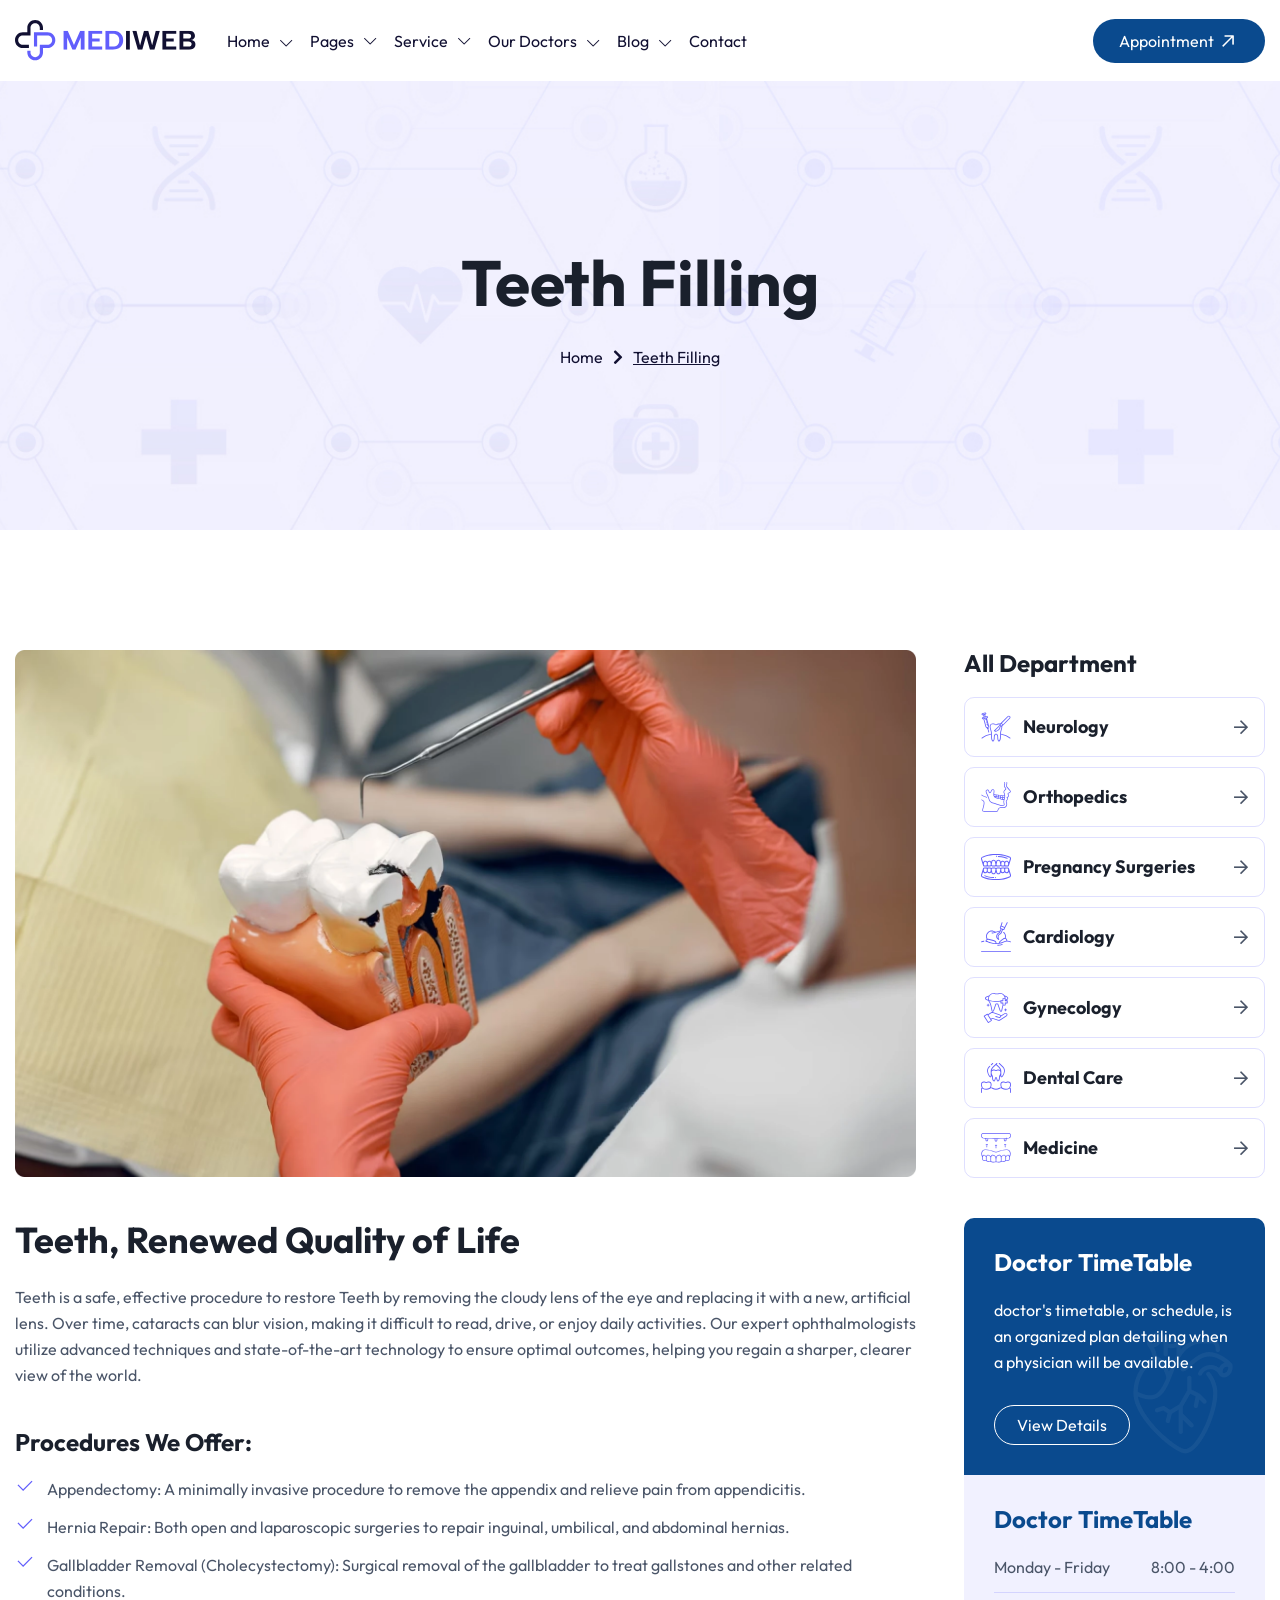
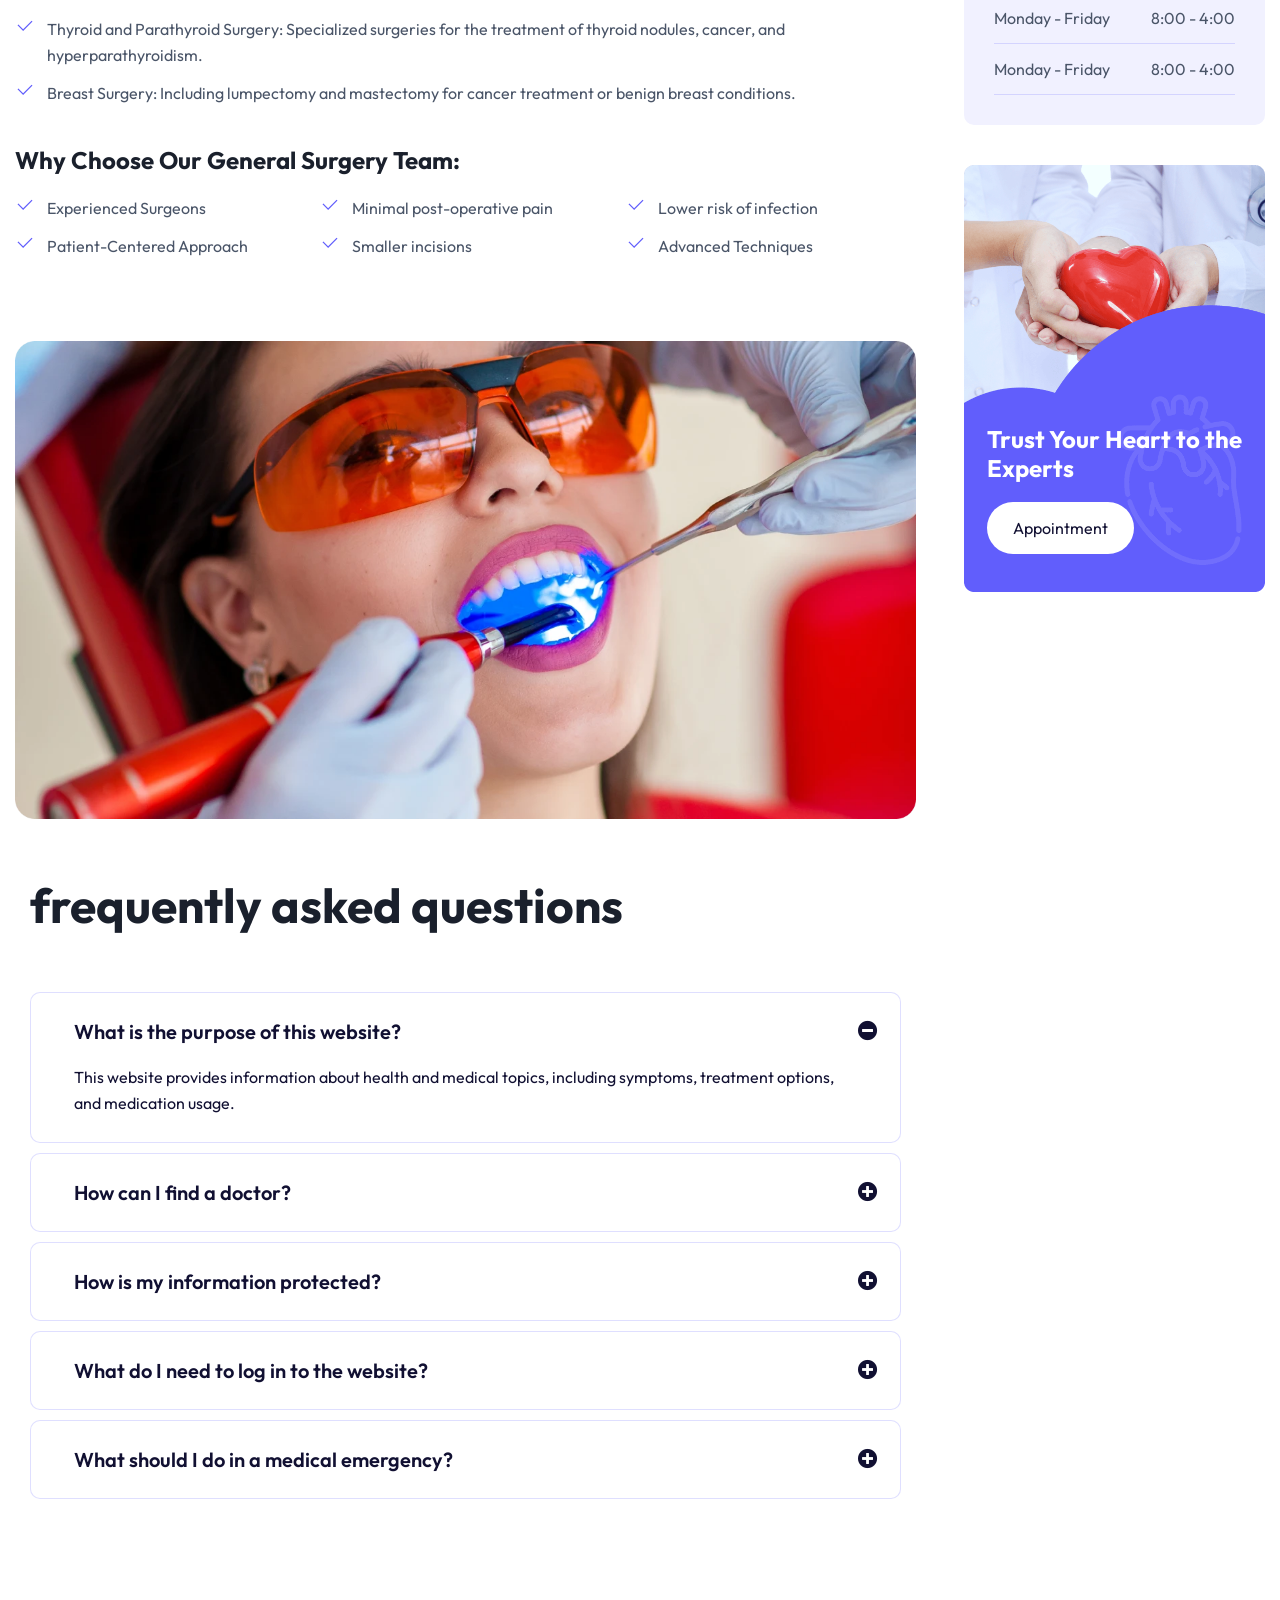
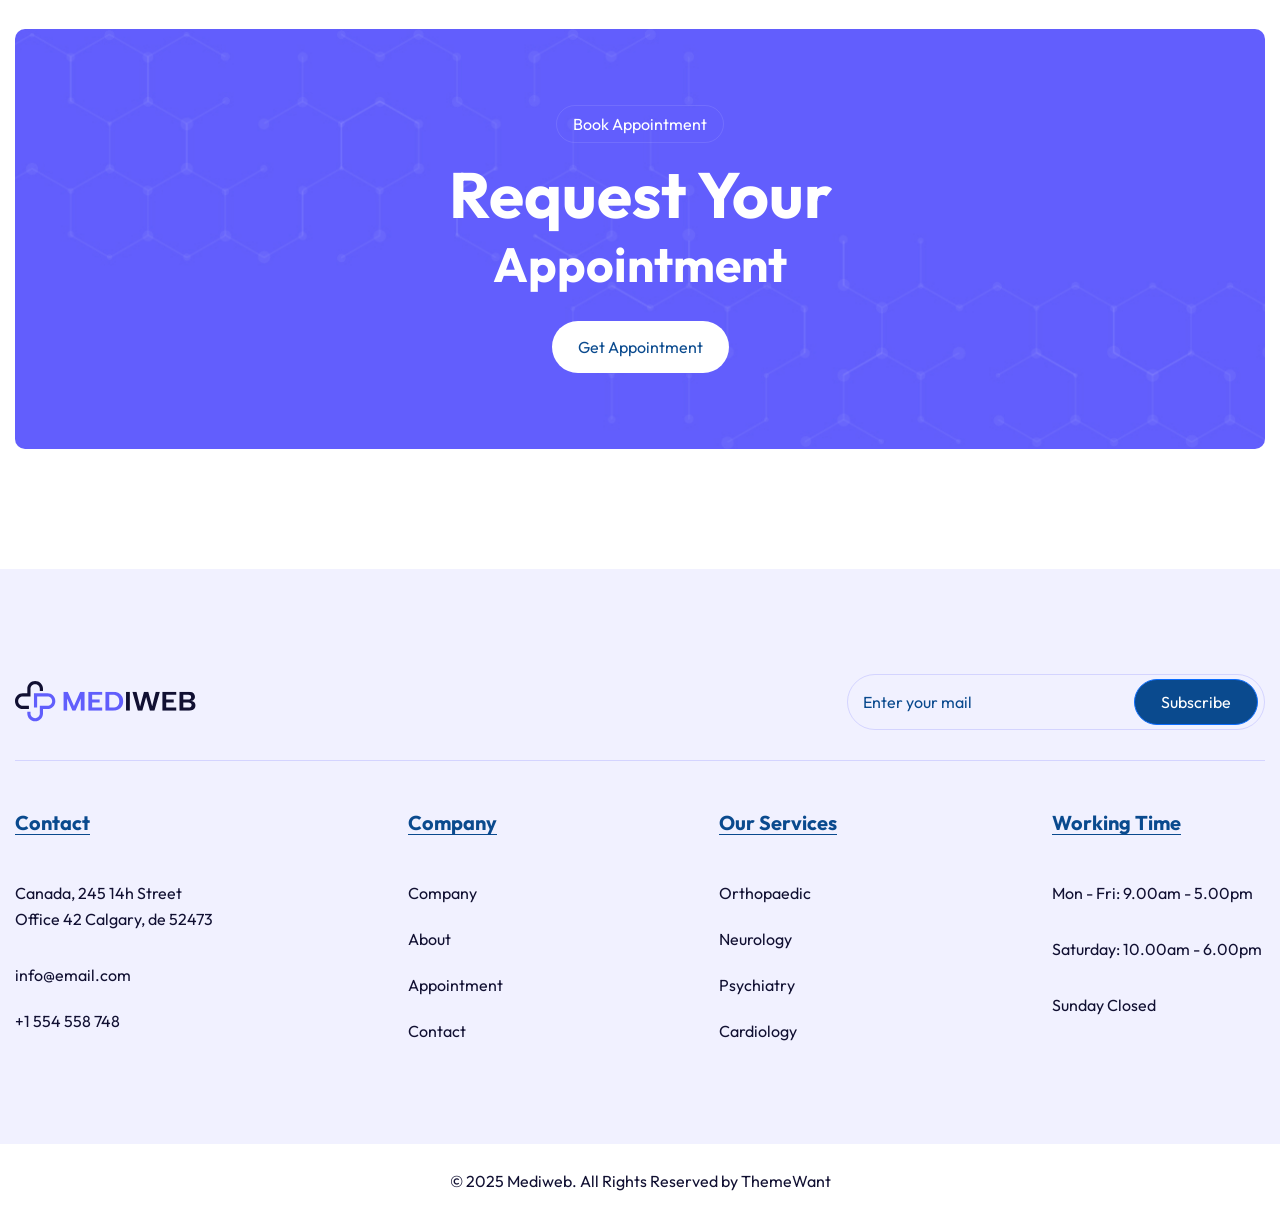
<file: dental-feelings.html>
<!DOCTYPE html>
<html lang="en">

<head>
    <meta charset="UTF-8">
    <meta name="viewport" content="width=device-width, initial-scale=1.0">
    <link rel="shortcut icon" type="image/x-icon" href="assets/images/fav.png">
    <title>Medical & Health Care
        HTML Template</title>
    <meta name="description" content="Your trusted source for expert healthcare services and medical information. Providing personalized care, advanced treatments, and reliable health resources to help you achieve better health.">
    <link rel="stylesheet" href="assets/css/plugins/plugins.css">
    <link rel="stylesheet" href="assets/css/plugins/magnifying-popup.css">
    <link rel="stylesheet" href="assets/css/vendor/bootstrap.min.css">
    <link rel="stylesheet" href="assets/css/style.css">
</head>

<body>
    <!-- header area start -->
    <!-- header area start -->
    <header class="header-one  header--sticky">
        <div class="container">
            <div class="row">
                <div class="col-lg-12">
                    <div class="header-wrapper-1">
                        <div class="logo-area-start">
                            <a href="index.html" class="logo">
                                <img src="assets/images/logo/logo.svg" alt="logo_area">
                            </a>
                            <div class="nav-area">
                                <ul class="">
                                    <li class="has-dropdown main-nav">
                                        <a href="#">Home</a>
                                        <ul class="submenu parent-nav">
                                            <li><a href="index.html">Hospital Home</a></li>
                                            <li><a href="index-two.html">Medical Consulting</a></li>
                                            <li><a href="index-three.html">Medical Center</a></li>
                                            <li><a href="index-four.html">Online Doctor</a></li>
                                            <li><a href="index-five.html">Dental Care</a></li>
                                            <li><a href="index-six.html">Health Care</a></li>
                                            <li><a href="index-seven.html">Gynecology</a></li>
                                            <li><a href="index-eight.html">Surgery</a></li>
                                            <li><a href="index-nine.html">Optics Consulting</a></li>
                                        </ul>
                                    </li>

                                    <li class="main-nav has-dropdown mega-menu">
                                        <a href="#">Pages</a>
                                        <div class="rts-mega-menu">
                                            <div class="wrapper">
                                                <div class="row g-0">
                                                    <div class="col-lg-3">
                                                        <ul class="mega-menu-item parent-nav">
                                                            <li><a href="about.html">About</a></li>
                                                            <li><a href="doctors-one.html">Our Doctors</a></li>
                                                            <li><a href="doctors-two.html">Our Doctors v2</a></li>
                                                            <li><a href="doctor-details.html">Doctors Details</a></li>
                                                        </ul>
                                                    </div>
                                                    <div class="col-lg-3">
                                                        <ul class="mega-menu-item parent-nav">
                                                            <li><a href="shedule.html">Doctors Shedule</a></li>
                                                            <li><a href="appoinment.html">Appoinment</a></li>
                                                            <li><a href="procedures.html">Procedures</a></li>
                                                            <li><a href="health-package.html">Health Packages</a></li>

                                                        </ul>
                                                    </div>
                                                    <div class="col-lg-3">
                                                        <ul class="mega-menu-item parent-nav">
                                                            <li><a href="international-patient.html">International Patient</a></li>
                                                            <li><a href="portfolio.html">Portfolio</a></li>
                                                            <li><a href="portfolio-details.html">Portfolio Details</a></li>
                                                            <li><a href="faq.html">FAQ's</a></li>

                                                        </ul>
                                                    </div>
                                                    <div class="col-lg-3">
                                                        <ul class="mega-menu-item parent-nav">
                                                            <li><a href="doctors-one.html">Our Doctors</a></li>
                                                            <li><a href="pricing.html">Pricing Plan</a></li>
                                                            <li><a href="before-after.html">Before After</a></li>
                                                            <li><a href="contactus.html">Contact Us</a></li>

                                                        </ul>
                                                    </div>

                                                </div>
                                            </div>
                                        </div>
                                    </li>
                                    <li class="main-nav has-dropdown mega-menu">
                                        <a href="#">Service</a>
                                        <div class="rts-mega-menu with-add">
                                            <div class="wrapper">
                                                <div class="row g-0">
                                                    <div class="col-lg-9">
                                                        <div class="menu-add-top-area">
                                                            <h5 class="title">Our Treatments</h5>
                                                        </div>
                                                        <div class="row pl--30 pt--30">
                                                            <div class="col-lg-3">
                                                                <ul class="mega-menu-item">
                                                                    <li>
                                                                        <a href="oral-surgary.html">
                                                                            <img src="assets/images/service/35.svg" alt="service">Oral Surgery </a>
                                                                    </li>
                                                                    <li>
                                                                        <a href="oral-sedation.html">
                                                                            <img src="assets/images/service/36.svg" alt="service">Oral Sedation</a>
                                                                    </li>
                                                                    <li>
                                                                        <a href="wisdom-teeth.html">
                                                                            <img src="assets/images/service/37.svg" alt="service">Wisdom Teeth</a>
                                                                    </li>
                                                                    <li>
                                                                        <a href="teeth-scaling.html">
                                                                            <img src="assets/images/service/38.svg" alt="service">Teeth Scaling</a>
                                                                    </li>
                                                                </ul>
                                                            </div>
                                                            <div class="col-lg-3">
                                                                <ul class="mega-menu-item">
                                                                    <li>
                                                                        <a href="dental-care.html">
                                                                            <img src="assets/images/service/39.svg" alt="service">Dental Care
                                                                        </a>
                                                                    </li>
                                                                    <li>
                                                                        <a href="dental-feelings.html">
                                                                            <img src="assets/images/service/40.svg" alt="service">Dental Filling
                                                                        </a>
                                                                    </li>
                                                                    <li>
                                                                        <a href="dental-implant.html">
                                                                            <img src="assets/images/service/41.svg" alt="service">Dental Implant</a>
                                                                    </li>
                                                                    <li>
                                                                        <a href="teeth-treatment.html">
                                                                            <img src="assets/images/service/26.svg" alt="service">Teeth
                                                                            Treatment</a>
                                                                    </li>
                                                                </ul>
                                                            </div>
                                                            <div class="col-lg-3">
                                                                <!-- <div class="thumbnail">
                                        <img src="assets/images/service/15.webp" alt="">
                                    </div> -->
                                                                <hr class="mid-hr">
                                                            </div>
                                                            <div class="col-lg-3">
                                                                <ul class="mega-menu-item">
                                                                    <li>
                                                                        <a href="service-dental.html">
                                                                            <img src="assets/images/service/10.svg" alt="service">Service</a>
                                                                    </li>
                                                                    <li>
                                                                        <a href="service-details-optics.html">
                                                                            <img src="assets/images/service/10.svg" alt="service">Service
                                                                            Details</a>
                                                                    </li>
                                                                    <li>
                                                                        <a href="service-details-2.html">
                                                                            <img src="assets/images/service/10.svg" alt="service">Service
                                                                            Details v2</a>
                                                                    </li>
                                                                    <li>
                                                                        <a href="service-details-3.html">
                                                                            <img src="assets/images/service/10.svg" alt="service">Service
                                                                            Details v3</a>
                                                                    </li>
                                                                </ul>
                                                            </div>
                                                        </div>
                                                    </div>
                                                    <div class="col-lg-3">
                                                        <div class="menu-right-add">
                                                            <img src="assets/images/menu/05.webp" alt="">
                                                            <div class="absolute-image">
                                                                <img src="assets/images/menu/02.webp" alt="">
                                                                <div class="inner-content">
                                                                    <h3 class="title">
                                                                        Trust Your Heart to <br> The Experts
                                                                    </h3>
                                                                    <a href="appoinment.html" class="rts-btn btn-primary">Appointment</a>
                                                                </div>
                                                            </div>
                                                        </div>
                                                    </div>
                                                </div>
                                            </div>
                                        </div>
                                    </li>
                                    <li class="main-nav has-dropdown">
                                        <a href="doctors-one.html">Our Doctors</a>
                                        <ul class="submenu parent-nav">
                                            <li><a href="doctors-one.html">Our Doctors</a></li>
                                            <li><a href="doctors-two.html">Our Doctors v2</a></li>
                                            <li><a href="doctor-details.html">Doctors Details</a></li>
                                        </ul>
                                    </li>
                                    <li class="main-nav has-dropdown">
                                        <a href="#">Blog</a>
                                        <ul class="submenu parent-nav">
                                            <li><a href="blog.html">Blog Grid</a></li>
                                            <li><a href="blog-list.html">Blog List</a></li>
                                            <li><a href="blog-details.html">Blog Details</a></li>
                                        </ul>
                                    </li>
                                    <li class="main-nav"><a href="contactus.html">Contact</a></li>
                                </ul>
                            </div>
                        </div>
                        <div class="header-right">
                            <!-- <div class="cart-button">
                                <i class="fa-light fa-cart-shopping"></i>
                            </div> -->
                            <a href="appoinment.html" class="rts-btn btn-primary">Appointment <img src="assets/images/banner/icons/arrow--up-right.svg" alt=""></a>
                            <div class="menu-btn" id="menu-btn">
                                <svg width="20" height="16" viewBox="0 0 20 16" fill="none" xmlns="http://www.w3.org/2000/svg">
                                    <rect y="14" width="20" height="2" fill="#1F1F25"></rect>
                                    <rect y="7" width="20" height="2" fill="#1F1F25"></rect>
                                    <rect width="20" height="2" fill="#1F1F25"></rect>
                                </svg>
                            </div>
                        </div>
                    </div>
                </div>
            </div>
        </div>

    </header>
    <!-- header area end -->
    <!-- header area end -->

    <!-- rts breadcrumb area start -->
    <div class="rts-breadcrumb-area bg_image rts-section-gap">
        <div class="container ptb--40">
            <div class="row">
                <div class="breadcrumb-area-wrapper">
                    <h1 class="title">Teeth Filling</h1>
                    <div class="nav-bread-crumb">
                        <a href="/">Home</a>
                        <i class="fa-solid fa-chevron-right"></i>
                        <a href="#" class="current">Teeth Filling</a>
                    </div>
                </div>
            </div>
        </div>
    </div>
    <!-- rts breadcrumb area end -->


    <!-- service details area start -->
    <div class="service-details-surgery rts-section-gap">
        <div class="container">
            <div class="row">
                <div class="col-lg-9 pr--40 pr_md--10 pr_sm--15">
                    <div class="service-details-surgery-main">
                        <div class="thumbnail">
                            <img src="assets/images/service/36.webp" alt="service">
                        </div>
                        <h2 class="title">Teeth, Renewed Quality of Life</h2>
                        <p class="disc">
                            Teeth is a safe, effective procedure to restore Teeth by removing the
                            cloudy lens of the eye and replacing it with a new, artificial lens. Over time, cataracts
                            can blur vision, making it difficult to read, drive, or enjoy daily activities. Our expert
                            ophthalmologists utilize advanced techniques and state-of-the-art technology to ensure
                            optimal outcomes, helping you regain a sharper, clearer view of the world.
                        </p>
                        <h5 class="title">Procedures We Offer:</h5>
                        <div class="check-area-service-details">
                            <div class="single-check">
                                <img src="assets/images/service/icon/16.svg" alt="">
                                <p>Appendectomy: A minimally invasive procedure to remove the appendix and relieve pain
                                    from appendicitis.</p>
                            </div>
                            <div class="single-check">
                                <img src="assets/images/service/icon/16.svg" alt="">
                                <p>Hernia Repair: Both open and laparoscopic surgeries to repair inguinal, umbilical,
                                    and abdominal hernias.</p>
                            </div>
                            <div class="single-check">
                                <img src="assets/images/service/icon/16.svg" alt="">
                                <p>Gallbladder Removal (Cholecystectomy): Surgical removal of the gallbladder to treat
                                    gallstones and other related conditions.</p>
                            </div>
                            <div class="single-check">
                                <img src="assets/images/service/icon/16.svg" alt="">
                                <p>Thyroid and Parathyroid Surgery: Specialized surgeries for the treatment of thyroid
                                    nodules, cancer, and hyperparathyroidism.</p>
                            </div>
                            <div class="single-check">
                                <img src="assets/images/service/icon/16.svg" alt="">
                                <p>Breast Surgery: Including lumpectomy and mastectomy for cancer treatment or benign
                                    breast conditions.</p>
                            </div>
                        </div>
                        <h5 class="title mt--40">Why Choose Our General Surgery Team:</h5>
                        <div class="row">
                            <div class="col-lg-4">
                                <div class="check-area-service-details">
                                    <div class="single-check">
                                        <img src="assets/images/service/icon/16.svg" alt="">
                                        <p>Experienced Surgeons</p>
                                    </div>
                                    <div class="single-check">
                                        <img src="assets/images/service/icon/16.svg" alt="">
                                        <p>Patient-Centered Approach</p>
                                    </div>
                                </div>
                            </div>
                            <div class="col-lg-4">
                                <div class="check-area-service-details">
                                    <div class="single-check">
                                        <img src="assets/images/service/icon/16.svg" alt="">
                                        <p>Minimal post-operative pain</p>
                                    </div>
                                    <div class="single-check">
                                        <img src="assets/images/service/icon/16.svg" alt="">
                                        <p>Smaller incisions</p>
                                    </div>
                                </div>
                            </div>
                            <div class="col-lg-4">
                                <div class="check-area-service-details">
                                    <div class="single-check">
                                        <img src="assets/images/service/icon/16.svg" alt="">
                                        <p>Lower risk of infection</p>
                                    </div>
                                    <div class="single-check">
                                        <img src="assets/images/service/icon/16.svg" alt="">
                                        <p>Advanced Techniques</p>
                                    </div>
                                </div>
                            </div>
                        </div>
                        <div class="row mt--40 g-5">
                            <div class="col-lg-12">
                                <div class="thumbnail">
                                    <img src="assets/images/service/35.webp" alt="service">
                                </div>
                            </div>
                        </div>
                    </div>
                    <!-- rts faq area start -->
                    <div class="rts-faq-area pt--60">
                        <div class="container">
                            <div class="row">
                                <div class="col-gl-12">
                                    <div class="container-wrapper-faq">
                                        <div class="title-six-start">
                                            <h2 class="title">
                                                frequently asked questions
                                            </h2>
                                        </div>
                                        <div class="accordion mt--60" id="accordionExample">
                                            <div class="accordion-item">
                                                <h2 class="accordion-header">
                                                    <button class="accordion-button" type="button" data-bs-toggle="collapse" data-bs-target="#collapseOne" aria-expanded="true" aria-controls="collapseOne">
                                                        What is the purpose of this website?
                                                    </button>
                                                </h2>
                                                <div id="collapseOne" class="accordion-collapse collapse show" data-bs-parent="#accordionExample">
                                                    <div class="accordion-body">
                                                        This website provides information about health and medical
                                                        topics, including
                                                        symptoms, treatment options, and medication usage.
                                                    </div>
                                                </div>
                                            </div>
                                            <div class="accordion-item">
                                                <h2 class="accordion-header">
                                                    <button class="accordion-button collapsed" type="button" data-bs-toggle="collapse" data-bs-target="#collapseTwo" aria-expanded="false" aria-controls="collapseTwo">
                                                        How can I find a doctor?
                                                    </button>
                                                </h2>
                                                <div id="collapseTwo" class="accordion-collapse collapse" data-bs-parent="#accordionExample">
                                                    <div class="accordion-body">
                                                        This website provides information about health and medical
                                                        topics, including
                                                        symptoms, treatment options, and medication usage.
                                                    </div>
                                                </div>
                                            </div>
                                            <div class="accordion-item">
                                                <h2 class="accordion-header">
                                                    <button class="accordion-button collapsed" type="button" data-bs-toggle="collapse" data-bs-target="#collapseThree" aria-expanded="false" aria-controls="collapseThree">
                                                        How is my information protected?
                                                    </button>
                                                </h2>
                                                <div id="collapseThree" class="accordion-collapse collapse" data-bs-parent="#accordionExample">
                                                    <div class="accordion-body">
                                                        This website provides information about health and medical
                                                        topics, including
                                                        symptoms, treatment options, and medication usage.
                                                    </div>
                                                </div>
                                            </div>
                                            <div class="accordion-item">
                                                <h2 class="accordion-header">
                                                    <button class="accordion-button collapsed" type="button" data-bs-toggle="collapse" data-bs-target="#collapseFour" aria-expanded="false" aria-controls="collapseFour">
                                                        What do I need to log in to the website?
                                                    </button>
                                                </h2>
                                                <div id="collapseFour" class="accordion-collapse collapse" data-bs-parent="#accordionExample">
                                                    <div class="accordion-body">
                                                        This website provides information about health and medical
                                                        topics, including
                                                        symptoms, treatment options, and medication usage.
                                                    </div>
                                                </div>
                                            </div>
                                            <div class="accordion-item">
                                                <h2 class="accordion-header">
                                                    <button class="accordion-button collapsed" type="button" data-bs-toggle="collapse" data-bs-target="#collapseFive" aria-expanded="false" aria-controls="collapseFive">
                                                        What should I do in a medical emergency?
                                                    </button>
                                                </h2>
                                                <div id="collapseFive" class="accordion-collapse collapse" data-bs-parent="#accordionExample">
                                                    <div class="accordion-body">
                                                        This website provides information about health and medical
                                                        topics, including
                                                        symptoms, treatment options, and medication usage.
                                                    </div>
                                                </div>
                                            </div>
                                        </div>
                                    </div>
                                </div>
                            </div>
                        </div>
                    </div>
                    <!-- rts faq area end -->
                </div>
                <div class="col-lg-3">
                    <div class="single-rightsidebar-single">
                        <h2 class="title">
                            All Department
                        </h2>
                        <a href="#" class="single-department-service-wrapper">
                            <div class="left-side">
                                <div class="icon">
                                    <img src="assets/images/service/35.svg" alt="service">
                                </div>
                                <h4 class="title">Neurology</h4>
                            </div>
                            <i class="fa-regular fa-arrow-right"></i>
                        </a>
                        <a href="#" class="single-department-service-wrapper">
                            <div class="left-side">
                                <div class="icon">
                                    <img src="assets/images/service/36.svg" alt="service">
                                </div>
                                <h4 class="title">Orthopedics</h4>
                            </div>
                            <i class="fa-regular fa-arrow-right"></i>
                        </a>
                        <a href="#" class="single-department-service-wrapper">
                            <div class="left-side">
                                <div class="icon">
                                    <img src="assets/images/service/37.svg" alt="service">
                                </div>
                                <h4 class="title">Pregnancy Surgeries</h4>
                            </div>
                            <i class="fa-regular fa-arrow-right"></i>
                        </a>
                        <a href="#" class="single-department-service-wrapper">
                            <div class="left-side">
                                <div class="icon">
                                    <img src="assets/images/service/38.svg" alt="service">
                                </div>
                                <h4 class="title">Cardiology</h4>
                            </div>
                            <i class="fa-regular fa-arrow-right"></i>
                        </a>
                        <a href="#" class="single-department-service-wrapper">
                            <div class="left-side">
                                <div class="icon">
                                    <img src="assets/images/service/39.svg" alt="service">
                                </div>
                                <h4 class="title">Gynecology</h4>
                            </div>
                            <i class="fa-regular fa-arrow-right"></i>
                        </a>
                        <a href="#" class="single-department-service-wrapper">
                            <div class="left-side">
                                <div class="icon">
                                    <img src="assets/images/service/40.svg" alt="service">
                                </div>
                                <h4 class="title">Dental Care</h4>
                            </div>
                            <i class="fa-regular fa-arrow-right"></i>
                        </a>
                        <a href="#" class="single-department-service-wrapper">
                            <div class="left-side">
                                <div class="icon">
                                    <img src="assets/images/service/41.svg" alt="service">
                                </div>
                                <h4 class="title">Medicine</h4>
                            </div>
                            <i class="fa-regular fa-arrow-right"></i>
                        </a>
                    </div>
                    <div class="single-rightsidebar-single">
                        <div class="doctor-title-table">
                            <div class="top">
                                <h5 class="title">Doctor TimeTable</h5>
                                <p class="disc">
                                    doctor's timetable, or schedule, is an organized plan detailing when a physician
                                    will be available.
                                </p>
                                <a href="#" class="rts-btn btn-primary btn-border">View Details</a>
                                <img class="move-down" src="assets/images/service/icon/11.png" alt="">
                            </div>
                            <div class="bottom">
                                <h5 class="title">
                                    Doctor TimeTable
                                </h5>
                                <div class="single-table pt--0">
                                    <span>Monday - Friday</span>
                                    <span>8:00 - 4:00</span>
                                </div>
                                <div class="single-table">
                                    <span>Monday - Friday</span>
                                    <span>8:00 - 4:00</span>
                                </div>
                                <div class="single-table">
                                    <span>Monday - Friday</span>
                                    <span>8:00 - 4:00</span>
                                </div>
                            </div>
                        </div>
                    </div>
                    <div class="single-rightsidebar-single">
                        <div class="thumbnail-image-right-cardio">
                            <img src="assets/images/service/14.png" alt="service">

                            <div class="inner">
                                <h3 class="title">
                                    Trust Your Heart to the Experts
                                </h3>
                                <a href="#" class="rts-btn btn-primary btn-white">Appointment</a>
                            </div>
                        </div>
                    </div>
                </div>
            </div>
        </div>
    </div>
    <!-- service details area end -->


    <div class="request-appoinment-area rts-section-gapBottom">
        <div class="container">
            <div class="row">
                <div class="col-lg-12">
                    <div class="request-appoinemnt-area-main-wrapper bg_image rts-section-gap">
                        <span class="pre">Book Appointment</span>
                        <h2 class="title">
                            Request Your <br>
                            <span>Appointment</span>
                        </h2>
                        <a href="#" class="rts-btn btn-primary">Get Appointment</a>
                    </div>
                </div>
            </div>
        </div>
    </div>



    <!-- header area start -->
    <!-- rts footer area start -->
    <div class="rts-footer-area footer-two  pt--105 pt_sm--60">
        <div class="container">
            <div class="row">
                <div class="col-lg-12">
                    <!-- subscribe area start -->
                    <div class="subscribe-area-start pb--30">
                        <a href="#" class="logo">
                            <img src="assets/images/logo/logo-3.svg" alt="logo">
                        </a>
                        <!-- subscribe area start -->
                        <div class="subscribe-area">
                            <input type="text" placeholder="Enter your mail">
                            <button class="rts-btn btn-primary">Subscribe</button>
                        </div>
                        <!-- subscribe area end -->
                    </div>
                    <!-- subscribe area end -->
                </div>
                <div class="col-lg-12">
                    <div class="footer-wrapper-style-between">
                        <div class="single-wized">
                            <h6 class="title">Contact</h6>
                            <div class="body">
                                <p class="location">
                                    Canada, 245 14h Street
                                    Office 42 Calgary, de 52473
                                </p>
                                <a href="#">info@email.com</a>
                                <a href="#">+1 554 558 748</a>
                            </div>
                        </div>
                        <div class="single-wized">
                            <h6 class="title">Company </h6>
                            <div class="body">
                                <ul class="nav-bottom">
                                    <li><a href="about.html">Company</a></li>
                                    <li><a href="about.html">About</a></li>
                                    <li><a href="appoinment.html">Appointment </a></li>
                                    <li><a href="contactus.html">Contact</a></li>
                                </ul>
                            </div>
                        </div>
                        <div class="single-wized">
                            <h6 class="title">Our Services</h6>
                            <div class="body">
                                <ul class="nav-bottom">
                                    <li><a href="service-details.html">Orthopaedic</a></li>
                                    <li><a href="service-details.html">Neurology</a></li>
                                    <li><a href="service-details.html">Psychiatry </a></li>
                                    <li><a href="service-details.html">Cardiology</a></li>
                                </ul>
                            </div>
                        </div>
                        <div class="single-wized">
                            <h6 class="title">Working Time</h6>
                            <div class="body">
                                <p class="location">
                                    Mon - Fri: 9.00am - 5.00pm
                                </p>
                                <p class="location">
                                    Saturday: 10.00am - 6.00pm
                                </p>
                                <p class="location">
                                    Sunday Closed
                                </p>

                            </div>
                        </div>
                    </div>
                </div>
            </div>
        </div>
    </div>
    <div class="copyright-area two">
        <div class="container">
            <div class="row">
                <div class="col-lg-12">
                    <div class="copyright-area-inner">
                        <p>© 2025 Mediweb. All Rights Reserved by <a target="_blank" href="https://themeforest.net/user/themewant">ThemeWant</a></p>
                    </div>
                </div>
            </div>
        </div>
    </div>
    <!-- rts footer area end -->
    <!-- header area end -->



    <!-- header style two -->
    <div id="side-bar" class="side-bar header-two">
        <button class="close-icon-menu"><i class="far fa-times"></i></button>
        <!-- mobile menu area start -->
        <div class="mobile-menu-main">
            <nav class="nav-main mainmenu-nav mt--30">
                <ul class="mainmenu metismenu" id="mobile-menu-active">
                    <li class="has-droupdown">
                        <a href="#" class="main">Home</a>
                        <ul class="submenu mm-collapse">
                            <li><a class="mobile-menu-link" href="index.html">Main Home</a></li>
                            <li><a class="mobile-menu-link" href="index-two.html">Home Two</a></li>
                            <li><a class="mobile-menu-link" href="index-three.html">Home Three</a></li>
                            <li><a class="mobile-menu-link" href="index-four.html">Home Four</a></li>
                            <li><a class="mobile-menu-link" href="index-five.html">Home Five</a></li>
                            <li><a class="mobile-menu-link" href="index-six.html">Home Six</a></li>
                            <li><a class="mobile-menu-link" href="index-seven.html">Home Seven</a></li>
                            <li><a class="mobile-menu-link" href="index-eight.html">Home Eight</a></li>
                            <li><a class="mobile-menu-link" href="index-nine.html">Home Nine</a></li>
                        </ul>
                    </li>
                    <li class="has-droupdown">
                        <a href="#" class="main">Pages</a>
                        <ul class="submenu mm-collapse">
                            <li class="main-nav"><a href="about.html">About</a></li>
                            <li><a class="mobile-menu-link" href="doctors-one.html">Our Doctors</a></li>
                            <li><a class="mobile-menu-link" href="doctors-two.html">Our Doctors v2</a></li>
                            <li><a class="mobile-menu-link" href="doctor-details.html">Doctors Details</a></li>
                            <li><a class="mobile-menu-link" href="appoinment.html">Appoinment</a></li>
                            <li><a class="mobile-menu-link" href="procedures.html">Procedures</a></li>
                            <li><a class="mobile-menu-link" href="portfolio.html">Portfolio</a></li>
                            <li><a class="mobile-menu-link" href="portfolio-details.html">Portfolio Details</a></li>
                            <li><a class="mobile-menu-link" href="faq.html">FAQ's</a></li>
                            <li><a class="mobile-menu-link" href="shedule.html">Docot Shedule</a></li>
                            <li><a class="mobile-menu-link" href="pricing.html">Pricing Plane</a></li>
                            <li><a class="mobile-menu-link" href="before-after.html">Before After</a></li>
                            <li><a class="mobile-menu-link" href="contactus.html">Contact Us</a></li>
                        </ul>
                    </li>
                    <li class="has-droupdown">
                        <a href="#" class="main">Service</a>
                        <ul class="submenu mm-collapse">
                            <li><a href="service.html">Service</a></li>
                            <li><a href="service-details.html">Service Details</a></li>
                            <li><a href="service-details-2.html">Service Details v2</a></li>
                            <li><a href="service-details-3.html">Service Details v3</a></li>
                        </ul>
                    </li>
                    <li class="has-droupdown">
                        <a href="#" class="main">Blog</a>
                        <ul class="submenu mm-collapse">
                            <li><a class="mobile-menu-link" href="blog.html">Blog Post</a></li>
                            <li><a class="mobile-menu-link" href="blog-list.html">Blog Post</a></li>
                            <li><a class="mobile-menu-link" href="blog-details.html">Blog Details</a></li>
                        </ul>
                    </li>
                    <li><a href="contactus.html" class="main">Contact</a></li>
                </ul>
            </nav>

            <div class="rts-social-style-one pl--20 mt--50">
                <ul>
                    <li>
                        <a href="#">
                            <i class="fa-brands fa-facebook-f"></i>
                        </a>
                    </li>
                    <li>
                        <a href="#">
                            <i class="fa-brands fa-twitter"></i>
                        </a>
                    </li>
                    <li>
                        <a href="#">
                            <i class="fa-brands fa-youtube"></i>
                        </a>
                    </li>
                    <li>
                        <a href="#">
                            <i class="fa-brands fa-linkedin-in"></i>
                        </a>
                    </li>
                </ul>
            </div>
        </div>
        <!-- mobile menu area end -->
    </div>
    <!-- header style two End -->
    <div class="loader-wrapper">
        <div class="loader">
        </div>
        <div class="loader-section section-left"></div>
        <div class="loader-section section-right"></div>
    </div>
    <div id="anywhere-home">
    </div>
    <!-- progress area start -->
    <div class="progress-wrap">
        <svg class="progress-circle svg-content" width="100%" height="100%" viewBox="-1 -1 102 102">
            <path d="M50,1 a49,49 0 0,1 0,98 a49,49 0 0,1 0,-98" style="transition: stroke-dashoffset 10ms linear 0s; stroke-dasharray: 307.919, 307.919; stroke-dashoffset: 307.919;">
            </path>
        </svg>
    </div>
    <!-- progress area end -->

    <script src="assets/js/plugins/jquery.js"></script>
    <script src="assets/js/plugins/jquery-ui.js"></script>
    <script src="assets/js/vendor/waw.js"></script>
    <script src="assets/js/plugins/swiper.js"></script>
    <script src="assets/js/plugins/metismenu.js"></script>
    <script src="assets/js/plugins/jarallax.js"></script>
    <script src="assets/js/plugins/smooth-scroll.js"></script>
    <script src="assets/js/plugins/magnifying-popup.js"></script>
    <script src="assets/js/vendor/bootstrap.min.js"></script>
    <!-- main js here -->
    <script src="assets/js/main.js"></script>
</body>

</html>
</file>
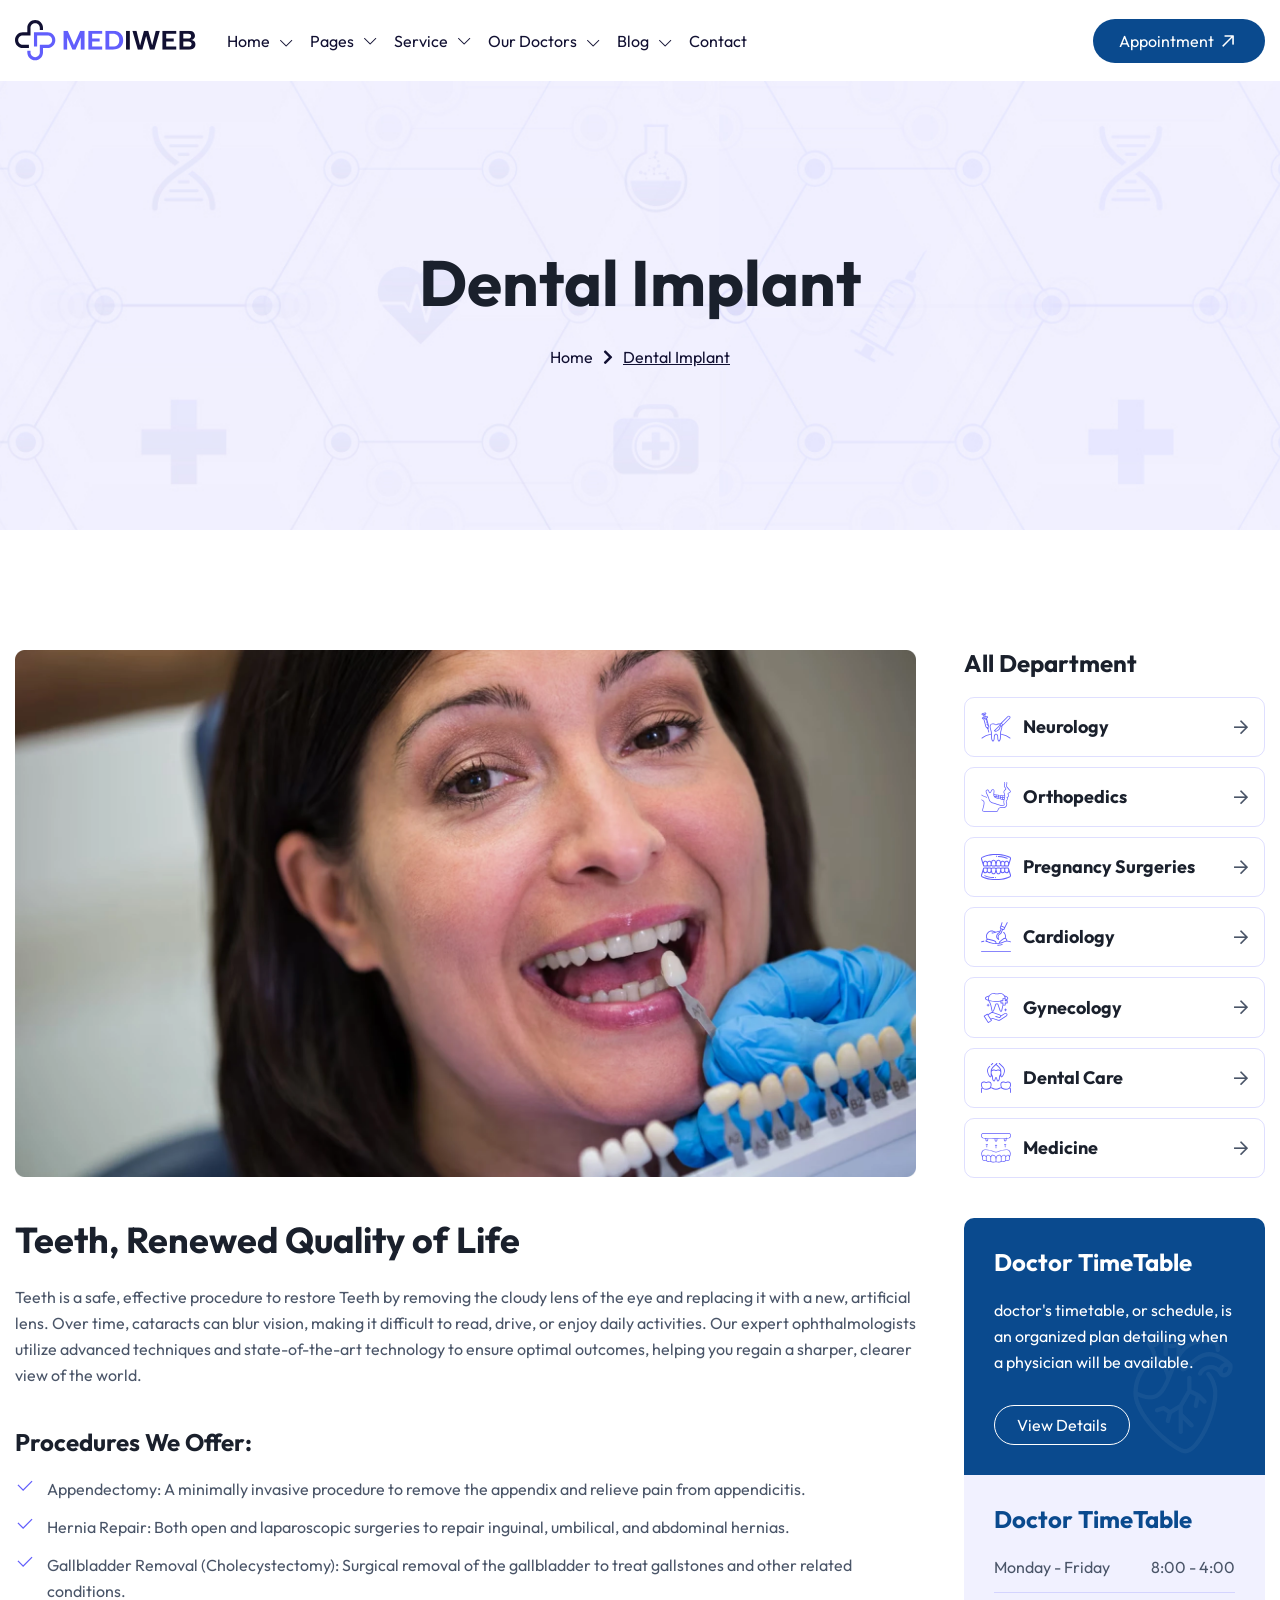
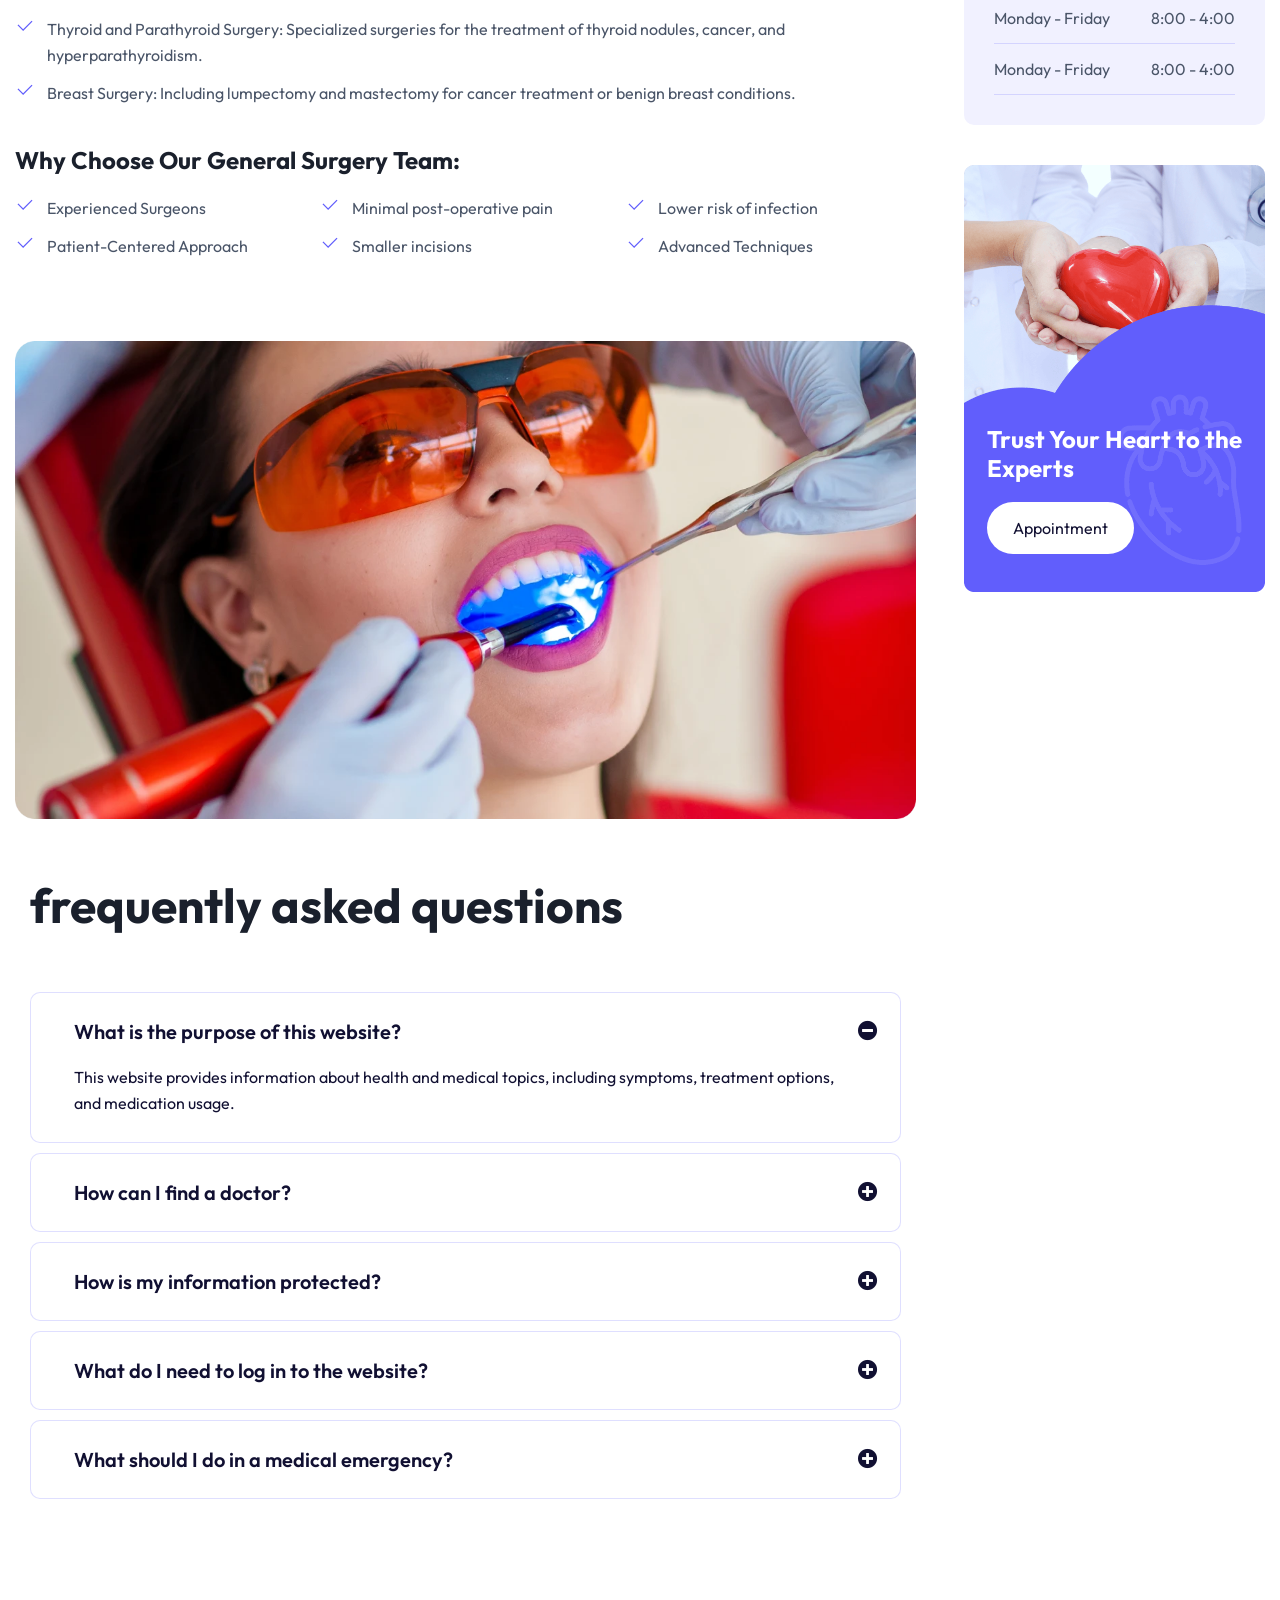
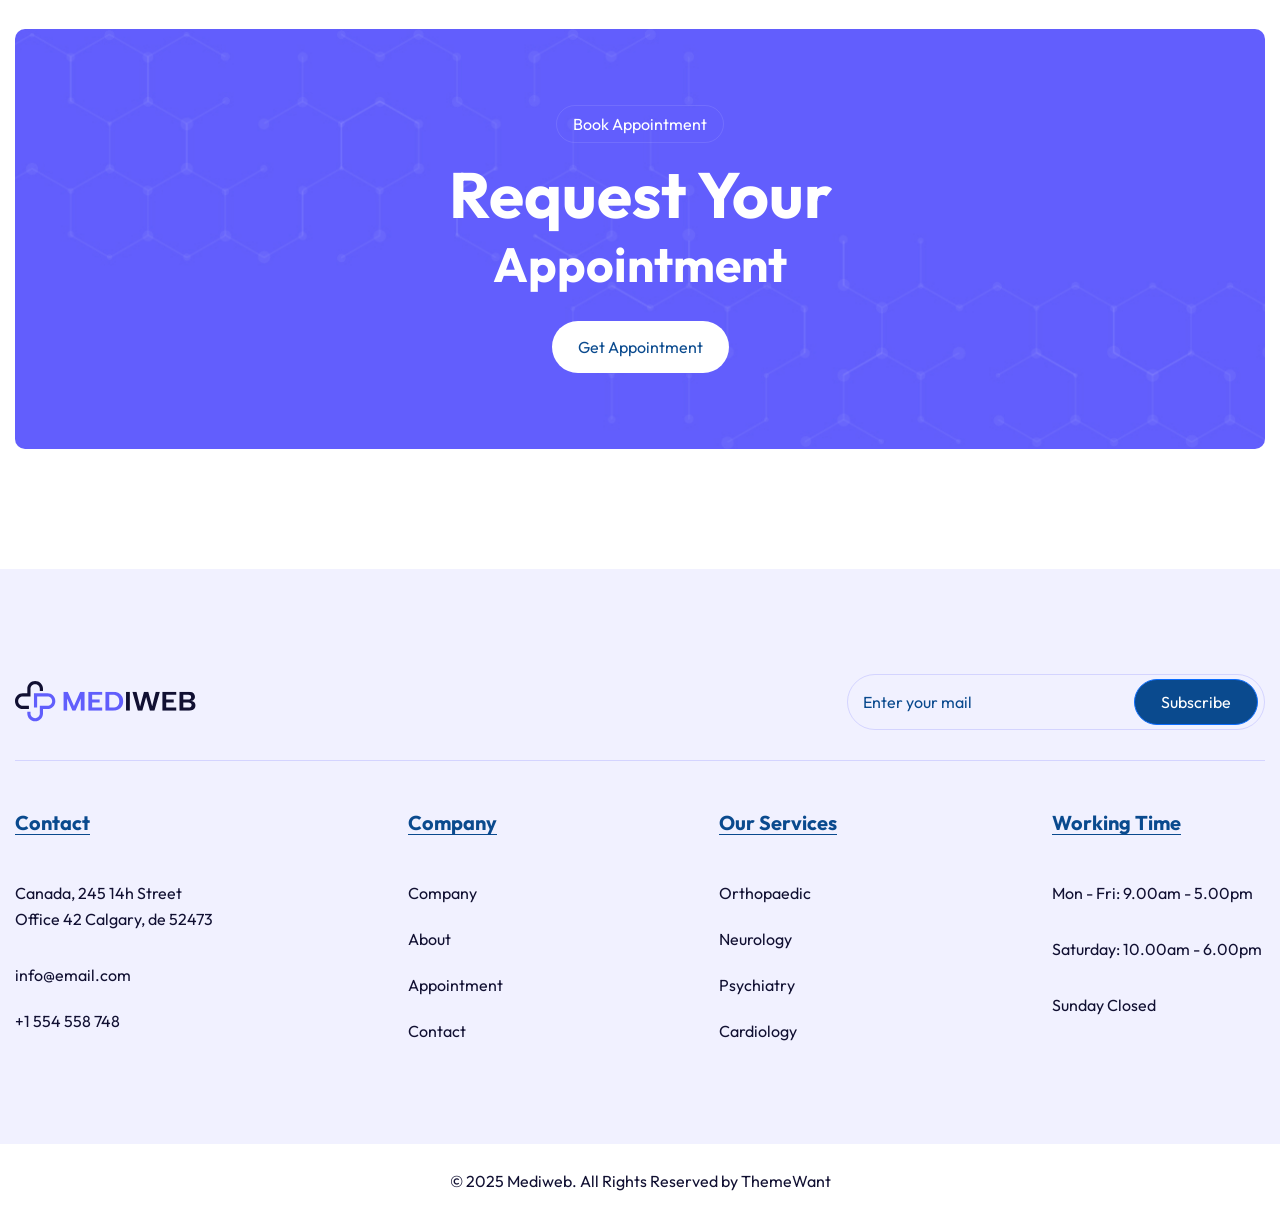
<file: dental-implant.html>
<!DOCTYPE html>
<html lang="en">

<head>
    <meta charset="UTF-8">
    <meta name="viewport" content="width=device-width, initial-scale=1.0">
    <link rel="shortcut icon" type="image/x-icon" href="assets/images/fav.png">
    <title>Medical & Health Care
        HTML Template</title>
    <meta name="description" content="Your trusted source for expert healthcare services and medical information. Providing personalized care, advanced treatments, and reliable health resources to help you achieve better health.">
    <link rel="stylesheet" href="assets/css/plugins/plugins.css">
    <link rel="stylesheet" href="assets/css/plugins/magnifying-popup.css">
    <link rel="stylesheet" href="assets/css/vendor/bootstrap.min.css">
    <link rel="stylesheet" href="assets/css/style.css">
</head>

<body>
    <!-- header area start -->
    <!-- header area start -->
    <header class="header-one  header--sticky">
        <div class="container">
            <div class="row">
                <div class="col-lg-12">
                    <div class="header-wrapper-1">
                        <div class="logo-area-start">
                            <a href="index.html" class="logo">
                                <img src="assets/images/logo/logo.svg" alt="logo_area">
                            </a>
                            <div class="nav-area">
                                <ul class="">
                                    <li class="has-dropdown main-nav">
                                        <a href="#">Home</a>
                                        <ul class="submenu parent-nav">
                                            <li><a href="index.html">Hospital Home</a></li>
                                            <li><a href="index-two.html">Medical Consulting</a></li>
                                            <li><a href="index-three.html">Medical Center</a></li>
                                            <li><a href="index-four.html">Online Doctor</a></li>
                                            <li><a href="index-five.html">Dental Care</a></li>
                                            <li><a href="index-six.html">Health Care</a></li>
                                            <li><a href="index-seven.html">Gynecology</a></li>
                                            <li><a href="index-eight.html">Surgery</a></li>
                                            <li><a href="index-nine.html">Optics Consulting</a></li>
                                        </ul>
                                    </li>

                                    <li class="main-nav has-dropdown mega-menu">
                                        <a href="#">Pages</a>
                                        <div class="rts-mega-menu">
                                            <div class="wrapper">
                                                <div class="row g-0">
                                                    <div class="col-lg-3">
                                                        <ul class="mega-menu-item parent-nav">
                                                            <li><a href="about.html">About</a></li>
                                                            <li><a href="doctors-one.html">Our Doctors</a></li>
                                                            <li><a href="doctors-two.html">Our Doctors v2</a></li>
                                                            <li><a href="doctor-details.html">Doctors Details</a></li>
                                                        </ul>
                                                    </div>
                                                    <div class="col-lg-3">
                                                        <ul class="mega-menu-item parent-nav">
                                                            <li><a href="shedule.html">Doctors Shedule</a></li>
                                                            <li><a href="appoinment.html">Appoinment</a></li>
                                                            <li><a href="procedures.html">Procedures</a></li>
                                                            <li><a href="health-package.html">Health Packages</a></li>

                                                        </ul>
                                                    </div>
                                                    <div class="col-lg-3">
                                                        <ul class="mega-menu-item parent-nav">
                                                            <li><a href="international-patient.html">International Patient</a></li>
                                                            <li><a href="portfolio.html">Portfolio</a></li>
                                                            <li><a href="portfolio-details.html">Portfolio Details</a></li>
                                                            <li><a href="faq.html">FAQ's</a></li>

                                                        </ul>
                                                    </div>
                                                    <div class="col-lg-3">
                                                        <ul class="mega-menu-item parent-nav">
                                                            <li><a href="doctors-one.html">Our Doctors</a></li>
                                                            <li><a href="pricing.html">Pricing Plan</a></li>
                                                            <li><a href="before-after.html">Before After</a></li>
                                                            <li><a href="contactus.html">Contact Us</a></li>

                                                        </ul>
                                                    </div>

                                                </div>
                                            </div>
                                        </div>
                                    </li>
                                    <li class="main-nav has-dropdown mega-menu">
                                        <a href="#">Service</a>
                                        <div class="rts-mega-menu with-add">
                                            <div class="wrapper">
                                                <div class="row g-0">
                                                    <div class="col-lg-9">
                                                        <div class="menu-add-top-area">
                                                            <h5 class="title">Our Treatments</h5>
                                                        </div>
                                                        <div class="row pl--30 pt--30">
                                                            <div class="col-lg-3">
                                                                <ul class="mega-menu-item">
                                                                    <li>
                                                                        <a href="oral-surgary.html">
                                                                            <img src="assets/images/service/35.svg" alt="service">Oral Surgery </a>
                                                                    </li>
                                                                    <li>
                                                                        <a href="oral-sedation.html">
                                                                            <img src="assets/images/service/36.svg" alt="service">Oral Sedation</a>
                                                                    </li>
                                                                    <li>
                                                                        <a href="wisdom-teeth.html">
                                                                            <img src="assets/images/service/37.svg" alt="service">Wisdom Teeth</a>
                                                                    </li>
                                                                    <li>
                                                                        <a href="teeth-scaling.html">
                                                                            <img src="assets/images/service/38.svg" alt="service">Teeth Scaling</a>
                                                                    </li>
                                                                </ul>
                                                            </div>
                                                            <div class="col-lg-3">
                                                                <ul class="mega-menu-item">
                                                                    <li>
                                                                        <a href="dental-care.html">
                                                                            <img src="assets/images/service/39.svg" alt="service">Dental Care
                                                                        </a>
                                                                    </li>
                                                                    <li>
                                                                        <a href="dental-feelings.html">
                                                                            <img src="assets/images/service/40.svg" alt="service">Dental Filling
                                                                        </a>
                                                                    </li>
                                                                    <li>
                                                                        <a href="dental-implant.html">
                                                                            <img src="assets/images/service/41.svg" alt="service">Dental Implant</a>
                                                                    </li>
                                                                    <li>
                                                                        <a href="teeth-treatment.html">
                                                                            <img src="assets/images/service/26.svg" alt="service">Teeth
                                                                            Treatment</a>
                                                                    </li>
                                                                </ul>
                                                            </div>
                                                            <div class="col-lg-3">
                                                                <!-- <div class="thumbnail">
                                        <img src="assets/images/service/15.webp" alt="">
                                    </div> -->
                                                                <hr class="mid-hr">
                                                            </div>
                                                            <div class="col-lg-3">
                                                                <ul class="mega-menu-item">
                                                                    <li>
                                                                        <a href="service-dental.html">
                                                                            <img src="assets/images/service/10.svg" alt="service">Service</a>
                                                                    </li>
                                                                    <li>
                                                                        <a href="service-details-optics.html">
                                                                            <img src="assets/images/service/10.svg" alt="service">Service
                                                                            Details</a>
                                                                    </li>
                                                                    <li>
                                                                        <a href="service-details-2.html">
                                                                            <img src="assets/images/service/10.svg" alt="service">Service
                                                                            Details v2</a>
                                                                    </li>
                                                                    <li>
                                                                        <a href="service-details-3.html">
                                                                            <img src="assets/images/service/10.svg" alt="service">Service
                                                                            Details v3</a>
                                                                    </li>
                                                                </ul>
                                                            </div>
                                                        </div>
                                                    </div>
                                                    <div class="col-lg-3">
                                                        <div class="menu-right-add">
                                                            <img src="assets/images/menu/05.webp" alt="">
                                                            <div class="absolute-image">
                                                                <img src="assets/images/menu/02.webp" alt="">
                                                                <div class="inner-content">
                                                                    <h3 class="title">
                                                                        Trust Your Heart to <br> The Experts
                                                                    </h3>
                                                                    <a href="appoinment.html" class="rts-btn btn-primary">Appointment</a>
                                                                </div>
                                                            </div>
                                                        </div>
                                                    </div>
                                                </div>
                                            </div>
                                        </div>
                                    </li>
                                    <li class="main-nav has-dropdown">
                                        <a href="doctors-one.html">Our Doctors</a>
                                        <ul class="submenu parent-nav">
                                            <li><a href="doctors-one.html">Our Doctors</a></li>
                                            <li><a href="doctors-two.html">Our Doctors v2</a></li>
                                            <li><a href="doctor-details.html">Doctors Details</a></li>
                                        </ul>
                                    </li>
                                    <li class="main-nav has-dropdown">
                                        <a href="#">Blog</a>
                                        <ul class="submenu parent-nav">
                                            <li><a href="blog.html">Blog Grid</a></li>
                                            <li><a href="blog-list.html">Blog List</a></li>
                                            <li><a href="blog-details.html">Blog Details</a></li>
                                        </ul>
                                    </li>
                                    <li class="main-nav"><a href="contactus.html">Contact</a></li>
                                </ul>
                            </div>
                        </div>
                        <div class="header-right">
                            <!-- <div class="cart-button">
                                <i class="fa-light fa-cart-shopping"></i>
                            </div> -->
                            <a href="appoinment.html" class="rts-btn btn-primary">Appointment <img src="assets/images/banner/icons/arrow--up-right.svg" alt=""></a>
                            <div class="menu-btn" id="menu-btn">
                                <svg width="20" height="16" viewBox="0 0 20 16" fill="none" xmlns="http://www.w3.org/2000/svg">
                                    <rect y="14" width="20" height="2" fill="#1F1F25"></rect>
                                    <rect y="7" width="20" height="2" fill="#1F1F25"></rect>
                                    <rect width="20" height="2" fill="#1F1F25"></rect>
                                </svg>
                            </div>
                        </div>
                    </div>
                </div>
            </div>
        </div>

    </header>
    <!-- header area end -->
    <!-- header area end -->

    <!-- rts breadcrumb area start -->
    <div class="rts-breadcrumb-area bg_image rts-section-gap">
        <div class="container ptb--40">
            <div class="row">
                <div class="breadcrumb-area-wrapper">
                    <h1 class="title">Dental Implant</h1>
                    <div class="nav-bread-crumb">
                        <a href="/">Home</a>
                        <i class="fa-solid fa-chevron-right"></i>
                        <a href="#" class="current">Dental Implant</a>
                    </div>
                </div>
            </div>
        </div>
    </div>
    <!-- rts breadcrumb area end -->


    <!-- service details area start -->
    <div class="service-details-surgery rts-section-gap">
        <div class="container">
            <div class="row">
                <div class="col-lg-9 pr--40 pr_md--10 pr_sm--15">
                    <div class="service-details-surgery-main">
                        <div class="thumbnail">
                            <img src="assets/images/service/37.webp" alt="service">
                        </div>
                        <h2 class="title">Teeth, Renewed Quality of Life</h2>
                        <p class="disc">
                            Teeth is a safe, effective procedure to restore Teeth by removing the
                            cloudy lens of the eye and replacing it with a new, artificial lens. Over time, cataracts
                            can blur vision, making it difficult to read, drive, or enjoy daily activities. Our expert
                            ophthalmologists utilize advanced techniques and state-of-the-art technology to ensure
                            optimal outcomes, helping you regain a sharper, clearer view of the world.
                        </p>
                        <h5 class="title">Procedures We Offer:</h5>
                        <div class="check-area-service-details">
                            <div class="single-check">
                                <img src="assets/images/service/icon/16.svg" alt="">
                                <p>Appendectomy: A minimally invasive procedure to remove the appendix and relieve pain
                                    from appendicitis.</p>
                            </div>
                            <div class="single-check">
                                <img src="assets/images/service/icon/16.svg" alt="">
                                <p>Hernia Repair: Both open and laparoscopic surgeries to repair inguinal, umbilical,
                                    and abdominal hernias.</p>
                            </div>
                            <div class="single-check">
                                <img src="assets/images/service/icon/16.svg" alt="">
                                <p>Gallbladder Removal (Cholecystectomy): Surgical removal of the gallbladder to treat
                                    gallstones and other related conditions.</p>
                            </div>
                            <div class="single-check">
                                <img src="assets/images/service/icon/16.svg" alt="">
                                <p>Thyroid and Parathyroid Surgery: Specialized surgeries for the treatment of thyroid
                                    nodules, cancer, and hyperparathyroidism.</p>
                            </div>
                            <div class="single-check">
                                <img src="assets/images/service/icon/16.svg" alt="">
                                <p>Breast Surgery: Including lumpectomy and mastectomy for cancer treatment or benign
                                    breast conditions.</p>
                            </div>
                        </div>
                        <h5 class="title mt--40">Why Choose Our General Surgery Team:</h5>
                        <div class="row">
                            <div class="col-lg-4">
                                <div class="check-area-service-details">
                                    <div class="single-check">
                                        <img src="assets/images/service/icon/16.svg" alt="">
                                        <p>Experienced Surgeons</p>
                                    </div>
                                    <div class="single-check">
                                        <img src="assets/images/service/icon/16.svg" alt="">
                                        <p>Patient-Centered Approach</p>
                                    </div>
                                </div>
                            </div>
                            <div class="col-lg-4">
                                <div class="check-area-service-details">
                                    <div class="single-check">
                                        <img src="assets/images/service/icon/16.svg" alt="">
                                        <p>Minimal post-operative pain</p>
                                    </div>
                                    <div class="single-check">
                                        <img src="assets/images/service/icon/16.svg" alt="">
                                        <p>Smaller incisions</p>
                                    </div>
                                </div>
                            </div>
                            <div class="col-lg-4">
                                <div class="check-area-service-details">
                                    <div class="single-check">
                                        <img src="assets/images/service/icon/16.svg" alt="">
                                        <p>Lower risk of infection</p>
                                    </div>
                                    <div class="single-check">
                                        <img src="assets/images/service/icon/16.svg" alt="">
                                        <p>Advanced Techniques</p>
                                    </div>
                                </div>
                            </div>
                        </div>
                        <div class="row mt--40 g-5">
                            <div class="col-lg-12">
                                <div class="thumbnail">
                                    <img src="assets/images/service/35.webp" alt="service">
                                </div>
                            </div>
                        </div>
                    </div>
                    <!-- rts faq area start -->
                    <div class="rts-faq-area pt--60">
                        <div class="container">
                            <div class="row">
                                <div class="col-gl-12">
                                    <div class="container-wrapper-faq">
                                        <div class="title-six-start">
                                            <h2 class="title">
                                                frequently asked questions
                                            </h2>
                                        </div>
                                        <div class="accordion mt--60" id="accordionExample">
                                            <div class="accordion-item">
                                                <h2 class="accordion-header">
                                                    <button class="accordion-button" type="button" data-bs-toggle="collapse" data-bs-target="#collapseOne" aria-expanded="true" aria-controls="collapseOne">
                                                        What is the purpose of this website?
                                                    </button>
                                                </h2>
                                                <div id="collapseOne" class="accordion-collapse collapse show" data-bs-parent="#accordionExample">
                                                    <div class="accordion-body">
                                                        This website provides information about health and medical
                                                        topics, including
                                                        symptoms, treatment options, and medication usage.
                                                    </div>
                                                </div>
                                            </div>
                                            <div class="accordion-item">
                                                <h2 class="accordion-header">
                                                    <button class="accordion-button collapsed" type="button" data-bs-toggle="collapse" data-bs-target="#collapseTwo" aria-expanded="false" aria-controls="collapseTwo">
                                                        How can I find a doctor?
                                                    </button>
                                                </h2>
                                                <div id="collapseTwo" class="accordion-collapse collapse" data-bs-parent="#accordionExample">
                                                    <div class="accordion-body">
                                                        This website provides information about health and medical
                                                        topics, including
                                                        symptoms, treatment options, and medication usage.
                                                    </div>
                                                </div>
                                            </div>
                                            <div class="accordion-item">
                                                <h2 class="accordion-header">
                                                    <button class="accordion-button collapsed" type="button" data-bs-toggle="collapse" data-bs-target="#collapseThree" aria-expanded="false" aria-controls="collapseThree">
                                                        How is my information protected?
                                                    </button>
                                                </h2>
                                                <div id="collapseThree" class="accordion-collapse collapse" data-bs-parent="#accordionExample">
                                                    <div class="accordion-body">
                                                        This website provides information about health and medical
                                                        topics, including
                                                        symptoms, treatment options, and medication usage.
                                                    </div>
                                                </div>
                                            </div>
                                            <div class="accordion-item">
                                                <h2 class="accordion-header">
                                                    <button class="accordion-button collapsed" type="button" data-bs-toggle="collapse" data-bs-target="#collapseFour" aria-expanded="false" aria-controls="collapseFour">
                                                        What do I need to log in to the website?
                                                    </button>
                                                </h2>
                                                <div id="collapseFour" class="accordion-collapse collapse" data-bs-parent="#accordionExample">
                                                    <div class="accordion-body">
                                                        This website provides information about health and medical
                                                        topics, including
                                                        symptoms, treatment options, and medication usage.
                                                    </div>
                                                </div>
                                            </div>
                                            <div class="accordion-item">
                                                <h2 class="accordion-header">
                                                    <button class="accordion-button collapsed" type="button" data-bs-toggle="collapse" data-bs-target="#collapseFive" aria-expanded="false" aria-controls="collapseFive">
                                                        What should I do in a medical emergency?
                                                    </button>
                                                </h2>
                                                <div id="collapseFive" class="accordion-collapse collapse" data-bs-parent="#accordionExample">
                                                    <div class="accordion-body">
                                                        This website provides information about health and medical
                                                        topics, including
                                                        symptoms, treatment options, and medication usage.
                                                    </div>
                                                </div>
                                            </div>
                                        </div>
                                    </div>
                                </div>
                            </div>
                        </div>
                    </div>
                    <!-- rts faq area end -->
                </div>
                <div class="col-lg-3">
                    <div class="single-rightsidebar-single">
                        <h2 class="title">
                            All Department
                        </h2>
                        <a href="#" class="single-department-service-wrapper">
                            <div class="left-side">
                                <div class="icon">
                                    <img src="assets/images/service/35.svg" alt="service">
                                </div>
                                <h4 class="title">Neurology</h4>
                            </div>
                            <i class="fa-regular fa-arrow-right"></i>
                        </a>
                        <a href="#" class="single-department-service-wrapper">
                            <div class="left-side">
                                <div class="icon">
                                    <img src="assets/images/service/36.svg" alt="service">
                                </div>
                                <h4 class="title">Orthopedics</h4>
                            </div>
                            <i class="fa-regular fa-arrow-right"></i>
                        </a>
                        <a href="#" class="single-department-service-wrapper">
                            <div class="left-side">
                                <div class="icon">
                                    <img src="assets/images/service/37.svg" alt="service">
                                </div>
                                <h4 class="title">Pregnancy Surgeries</h4>
                            </div>
                            <i class="fa-regular fa-arrow-right"></i>
                        </a>
                        <a href="#" class="single-department-service-wrapper">
                            <div class="left-side">
                                <div class="icon">
                                    <img src="assets/images/service/38.svg" alt="service">
                                </div>
                                <h4 class="title">Cardiology</h4>
                            </div>
                            <i class="fa-regular fa-arrow-right"></i>
                        </a>
                        <a href="#" class="single-department-service-wrapper">
                            <div class="left-side">
                                <div class="icon">
                                    <img src="assets/images/service/39.svg" alt="service">
                                </div>
                                <h4 class="title">Gynecology</h4>
                            </div>
                            <i class="fa-regular fa-arrow-right"></i>
                        </a>
                        <a href="#" class="single-department-service-wrapper">
                            <div class="left-side">
                                <div class="icon">
                                    <img src="assets/images/service/40.svg" alt="service">
                                </div>
                                <h4 class="title">Dental Care</h4>
                            </div>
                            <i class="fa-regular fa-arrow-right"></i>
                        </a>
                        <a href="#" class="single-department-service-wrapper">
                            <div class="left-side">
                                <div class="icon">
                                    <img src="assets/images/service/41.svg" alt="service">
                                </div>
                                <h4 class="title">Medicine</h4>
                            </div>
                            <i class="fa-regular fa-arrow-right"></i>
                        </a>
                    </div>
                    <div class="single-rightsidebar-single">
                        <div class="doctor-title-table">
                            <div class="top">
                                <h5 class="title">Doctor TimeTable</h5>
                                <p class="disc">
                                    doctor's timetable, or schedule, is an organized plan detailing when a physician
                                    will be available.
                                </p>
                                <a href="#" class="rts-btn btn-primary btn-border">View Details</a>
                                <img class="move-down" src="assets/images/service/icon/11.png" alt="">
                            </div>
                            <div class="bottom">
                                <h5 class="title">
                                    Doctor TimeTable
                                </h5>
                                <div class="single-table pt--0">
                                    <span>Monday - Friday</span>
                                    <span>8:00 - 4:00</span>
                                </div>
                                <div class="single-table">
                                    <span>Monday - Friday</span>
                                    <span>8:00 - 4:00</span>
                                </div>
                                <div class="single-table">
                                    <span>Monday - Friday</span>
                                    <span>8:00 - 4:00</span>
                                </div>
                            </div>
                        </div>
                    </div>
                    <div class="single-rightsidebar-single">
                        <div class="thumbnail-image-right-cardio">
                            <img src="assets/images/service/14.png" alt="service">

                            <div class="inner">
                                <h3 class="title">
                                    Trust Your Heart to the Experts
                                </h3>
                                <a href="#" class="rts-btn btn-primary btn-white">Appointment</a>
                            </div>
                        </div>
                    </div>
                </div>
            </div>
        </div>
    </div>
    <!-- service details area end -->


    <div class="request-appoinment-area rts-section-gapBottom">
        <div class="container">
            <div class="row">
                <div class="col-lg-12">
                    <div class="request-appoinemnt-area-main-wrapper bg_image rts-section-gap">
                        <span class="pre">Book Appointment</span>
                        <h2 class="title">
                            Request Your <br>
                            <span>Appointment</span>
                        </h2>
                        <a href="#" class="rts-btn btn-primary">Get Appointment</a>
                    </div>
                </div>
            </div>
        </div>
    </div>



    <!-- header area start -->
    <!-- rts footer area start -->
    <div class="rts-footer-area footer-two  pt--105 pt_sm--60">
        <div class="container">
            <div class="row">
                <div class="col-lg-12">
                    <!-- subscribe area start -->
                    <div class="subscribe-area-start pb--30">
                        <a href="#" class="logo">
                            <img src="assets/images/logo/logo-3.svg" alt="logo">
                        </a>
                        <!-- subscribe area start -->
                        <div class="subscribe-area">
                            <input type="text" placeholder="Enter your mail">
                            <button class="rts-btn btn-primary">Subscribe</button>
                        </div>
                        <!-- subscribe area end -->
                    </div>
                    <!-- subscribe area end -->
                </div>
                <div class="col-lg-12">
                    <div class="footer-wrapper-style-between">
                        <div class="single-wized">
                            <h6 class="title">Contact</h6>
                            <div class="body">
                                <p class="location">
                                    Canada, 245 14h Street
                                    Office 42 Calgary, de 52473
                                </p>
                                <a href="#">info@email.com</a>
                                <a href="#">+1 554 558 748</a>
                            </div>
                        </div>
                        <div class="single-wized">
                            <h6 class="title">Company </h6>
                            <div class="body">
                                <ul class="nav-bottom">
                                    <li><a href="about.html">Company</a></li>
                                    <li><a href="about.html">About</a></li>
                                    <li><a href="appoinment.html">Appointment </a></li>
                                    <li><a href="contactus.html">Contact</a></li>
                                </ul>
                            </div>
                        </div>
                        <div class="single-wized">
                            <h6 class="title">Our Services</h6>
                            <div class="body">
                                <ul class="nav-bottom">
                                    <li><a href="service-details.html">Orthopaedic</a></li>
                                    <li><a href="service-details.html">Neurology</a></li>
                                    <li><a href="service-details.html">Psychiatry </a></li>
                                    <li><a href="service-details.html">Cardiology</a></li>
                                </ul>
                            </div>
                        </div>
                        <div class="single-wized">
                            <h6 class="title">Working Time</h6>
                            <div class="body">
                                <p class="location">
                                    Mon - Fri: 9.00am - 5.00pm
                                </p>
                                <p class="location">
                                    Saturday: 10.00am - 6.00pm
                                </p>
                                <p class="location">
                                    Sunday Closed
                                </p>

                            </div>
                        </div>
                    </div>
                </div>
            </div>
        </div>
    </div>
    <div class="copyright-area two">
        <div class="container">
            <div class="row">
                <div class="col-lg-12">
                    <div class="copyright-area-inner">
                        <p>© 2025 Mediweb. All Rights Reserved by <a target="_blank" href="https://themeforest.net/user/themewant">ThemeWant</a></p>
                    </div>
                </div>
            </div>
        </div>
    </div>
    <!-- rts footer area end -->
    <!-- header area end -->



    <!-- header style two -->
    <div id="side-bar" class="side-bar header-two">
        <button class="close-icon-menu"><i class="far fa-times"></i></button>
        <!-- mobile menu area start -->
        <div class="mobile-menu-main">
            <nav class="nav-main mainmenu-nav mt--30">
                <ul class="mainmenu metismenu" id="mobile-menu-active">
                    <li class="has-droupdown">
                        <a href="#" class="main">Home</a>
                        <ul class="submenu mm-collapse">
                            <li><a class="mobile-menu-link" href="index.html">Main Home</a></li>
                            <li><a class="mobile-menu-link" href="index-two.html">Home Two</a></li>
                            <li><a class="mobile-menu-link" href="index-three.html">Home Three</a></li>
                            <li><a class="mobile-menu-link" href="index-four.html">Home Four</a></li>
                            <li><a class="mobile-menu-link" href="index-five.html">Home Five</a></li>
                            <li><a class="mobile-menu-link" href="index-six.html">Home Six</a></li>
                            <li><a class="mobile-menu-link" href="index-seven.html">Home Seven</a></li>
                            <li><a class="mobile-menu-link" href="index-eight.html">Home Eight</a></li>
                            <li><a class="mobile-menu-link" href="index-nine.html">Home Nine</a></li>
                        </ul>
                    </li>
                    <li class="has-droupdown">
                        <a href="#" class="main">Pages</a>
                        <ul class="submenu mm-collapse">
                            <li class="main-nav"><a href="about.html">About</a></li>
                            <li><a class="mobile-menu-link" href="doctors-one.html">Our Doctors</a></li>
                            <li><a class="mobile-menu-link" href="doctors-two.html">Our Doctors v2</a></li>
                            <li><a class="mobile-menu-link" href="doctor-details.html">Doctors Details</a></li>
                            <li><a class="mobile-menu-link" href="appoinment.html">Appoinment</a></li>
                            <li><a class="mobile-menu-link" href="procedures.html">Procedures</a></li>
                            <li><a class="mobile-menu-link" href="portfolio.html">Portfolio</a></li>
                            <li><a class="mobile-menu-link" href="portfolio-details.html">Portfolio Details</a></li>
                            <li><a class="mobile-menu-link" href="faq.html">FAQ's</a></li>
                            <li><a class="mobile-menu-link" href="shedule.html">Docot Shedule</a></li>
                            <li><a class="mobile-menu-link" href="pricing.html">Pricing Plane</a></li>
                            <li><a class="mobile-menu-link" href="before-after.html">Before After</a></li>
                            <li><a class="mobile-menu-link" href="contactus.html">Contact Us</a></li>
                        </ul>
                    </li>
                    <li class="has-droupdown">
                        <a href="#" class="main">Service</a>
                        <ul class="submenu mm-collapse">
                            <li><a href="service.html">Service</a></li>
                            <li><a href="service-details.html">Service Details</a></li>
                            <li><a href="service-details-2.html">Service Details v2</a></li>
                            <li><a href="service-details-3.html">Service Details v3</a></li>
                        </ul>
                    </li>
                    <li class="has-droupdown">
                        <a href="#" class="main">Blog</a>
                        <ul class="submenu mm-collapse">
                            <li><a class="mobile-menu-link" href="blog.html">Blog Post</a></li>
                            <li><a class="mobile-menu-link" href="blog-list.html">Blog Post</a></li>
                            <li><a class="mobile-menu-link" href="blog-details.html">Blog Details</a></li>
                        </ul>
                    </li>
                    <li><a href="contactus.html" class="main">Contact</a></li>
                </ul>
            </nav>

            <div class="rts-social-style-one pl--20 mt--50">
                <ul>
                    <li>
                        <a href="#">
                            <i class="fa-brands fa-facebook-f"></i>
                        </a>
                    </li>
                    <li>
                        <a href="#">
                            <i class="fa-brands fa-twitter"></i>
                        </a>
                    </li>
                    <li>
                        <a href="#">
                            <i class="fa-brands fa-youtube"></i>
                        </a>
                    </li>
                    <li>
                        <a href="#">
                            <i class="fa-brands fa-linkedin-in"></i>
                        </a>
                    </li>
                </ul>
            </div>
        </div>
        <!-- mobile menu area end -->
    </div>
    <!-- header style two End -->
    <div class="loader-wrapper">
        <div class="loader">
        </div>
        <div class="loader-section section-left"></div>
        <div class="loader-section section-right"></div>
    </div>
    <div id="anywhere-home">
    </div>
    <!-- progress area start -->
    <div class="progress-wrap">
        <svg class="progress-circle svg-content" width="100%" height="100%" viewBox="-1 -1 102 102">
            <path d="M50,1 a49,49 0 0,1 0,98 a49,49 0 0,1 0,-98" style="transition: stroke-dashoffset 10ms linear 0s; stroke-dasharray: 307.919, 307.919; stroke-dashoffset: 307.919;">
            </path>
        </svg>
    </div>
    <!-- progress area end -->

    <script src="assets/js/plugins/jquery.js"></script>
    <script src="assets/js/plugins/jquery-ui.js"></script>
    <script src="assets/js/vendor/waw.js"></script>
    <script src="assets/js/plugins/swiper.js"></script>
    <script src="assets/js/plugins/metismenu.js"></script>
    <script src="assets/js/plugins/jarallax.js"></script>
    <script src="assets/js/plugins/smooth-scroll.js"></script>
    <script src="assets/js/plugins/magnifying-popup.js"></script>
    <script src="assets/js/vendor/bootstrap.min.js"></script>
    <!-- main js here -->
    <script src="assets/js/main.js"></script>
</body>

</html>
</file>
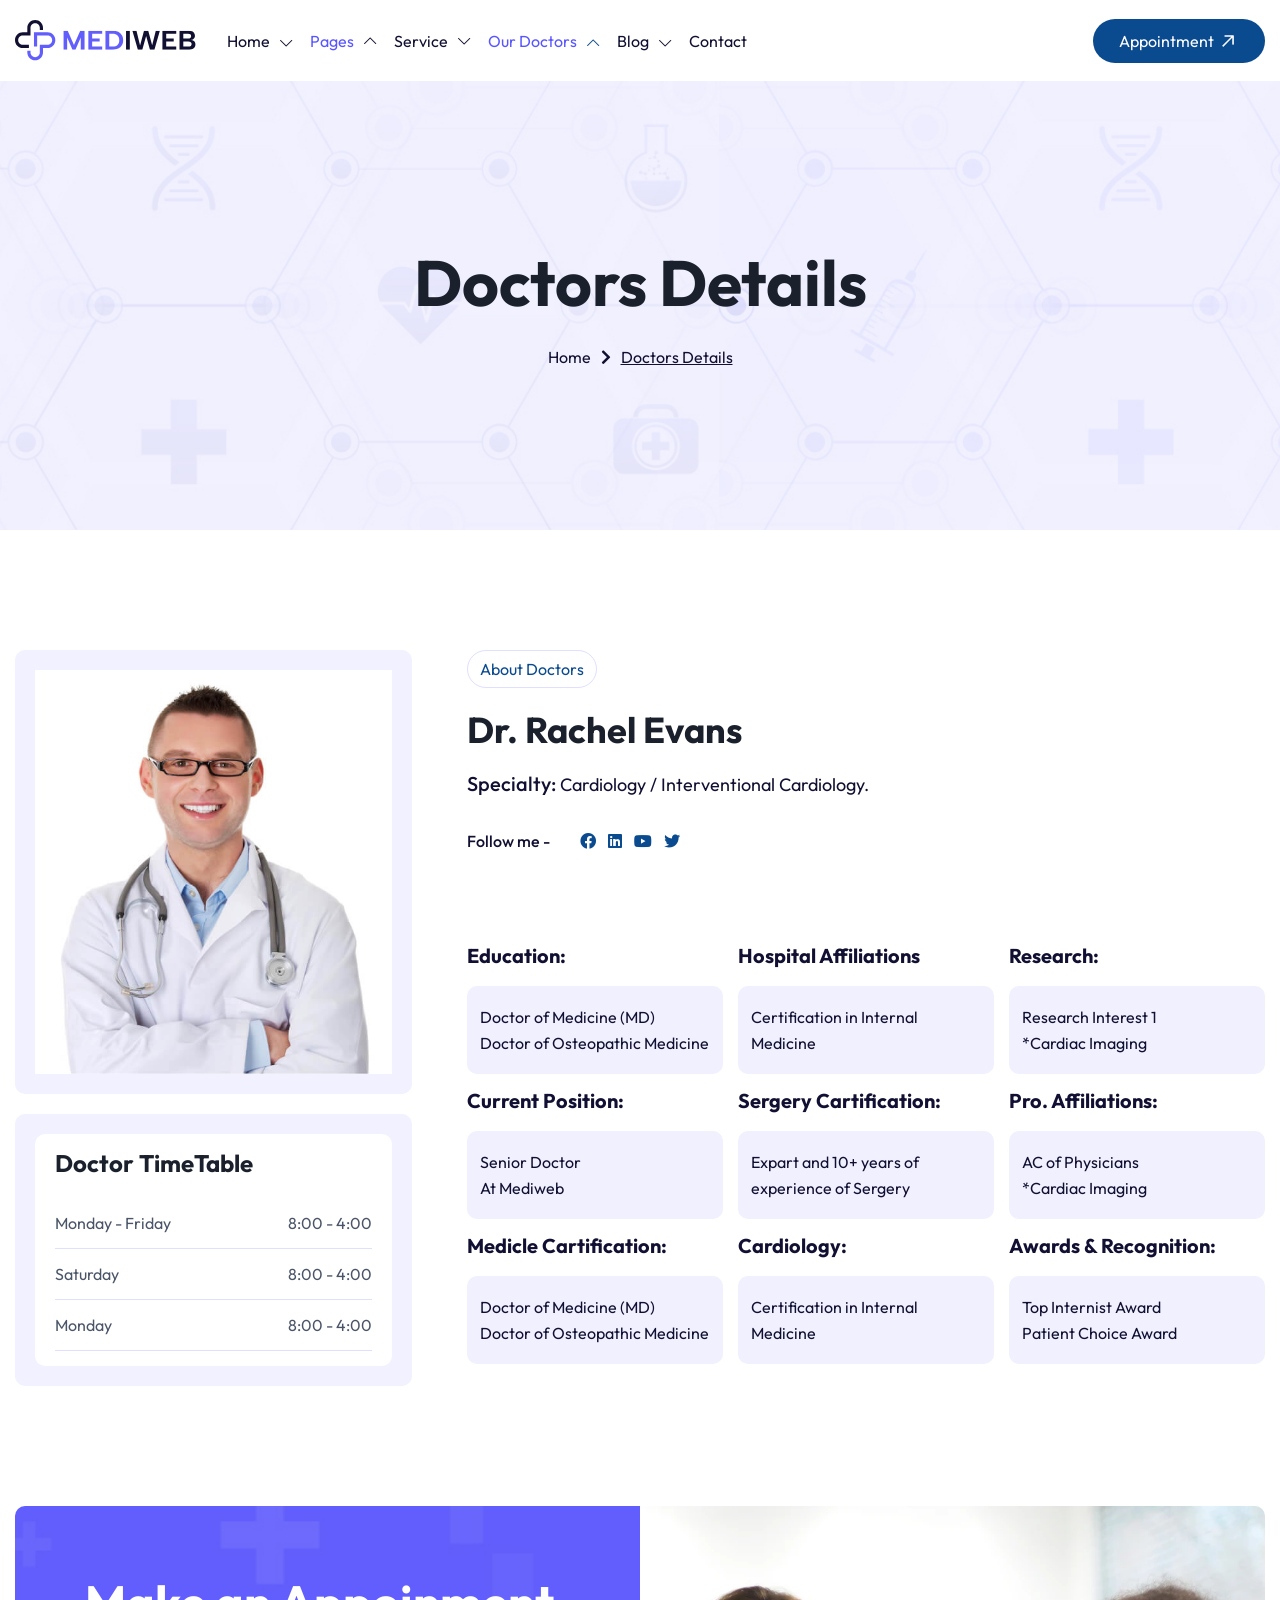
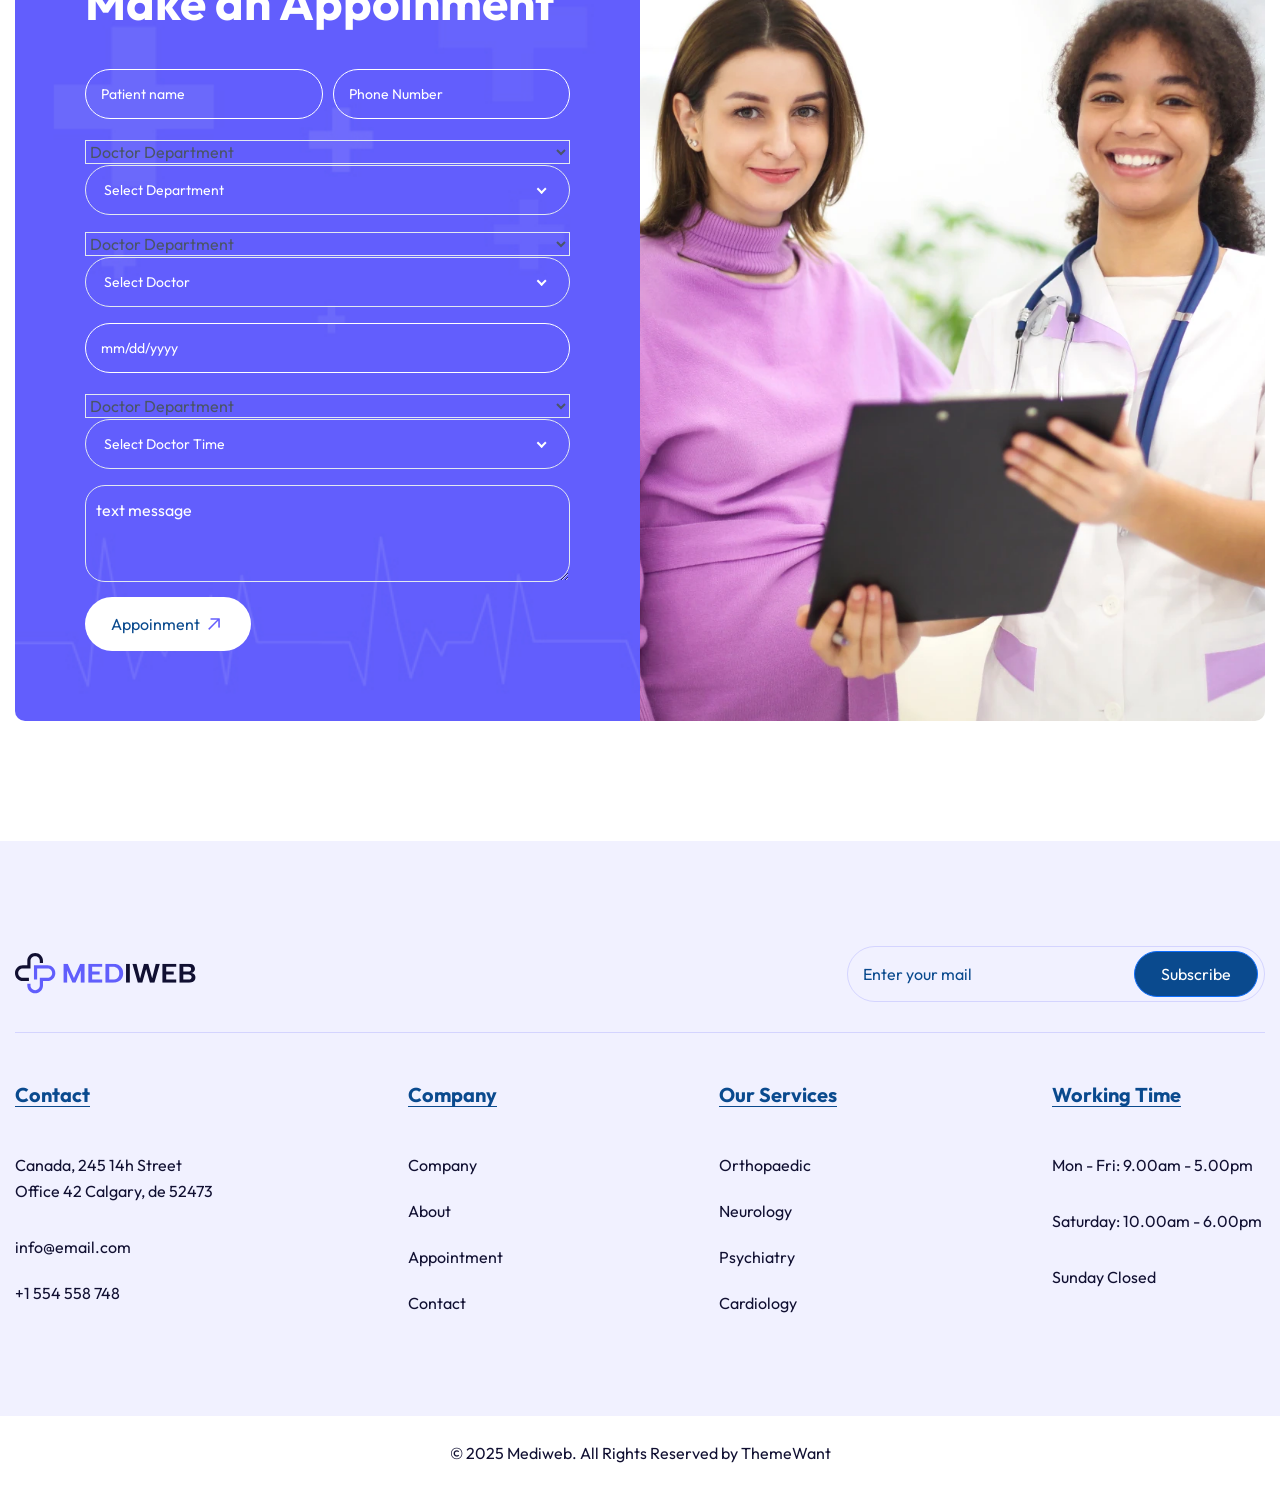
<file: doctor-details.html>
<!DOCTYPE html>
<html lang="en">

<head>
    <meta charset="UTF-8">
    <meta name="viewport" content="width=device-width, initial-scale=1.0">
    <link rel="shortcut icon" type="image/x-icon" href="assets/images/fav.png">
    <title>Medical & Health Care
        HTML Template</title>
    <meta name="description" content="Your trusted source for expert healthcare services and medical information. Providing personalized care, advanced treatments, and reliable health resources to help you achieve better health.">
    <link rel="stylesheet" href="assets/css/plugins/plugins.css">
    <link rel="stylesheet" href="assets/css/plugins/magnifying-popup.css">
    <link rel="stylesheet" href="assets/css/vendor/bootstrap.min.css">
    <link rel="stylesheet" href="assets/css/style.css">
</head>

<body>
    <!-- header area start -->
    <!-- header area start -->
    <header class="header-one  header--sticky">
        <div class="container">
            <div class="row">
                <div class="col-lg-12">
                    <div class="header-wrapper-1">
                        <div class="logo-area-start">
                            <a href="index.html" class="logo">
                                <img src="assets/images/logo/logo.svg" alt="logo_area">
                            </a>
                            <div class="nav-area">
                                <ul class="">
                                    <li class="has-dropdown main-nav">
                                        <a href="#">Home</a>
                                        <ul class="submenu parent-nav">
                                            <li><a href="index.html">Hospital Home</a></li>
                                            <li><a href="index-two.html">Medical Consulting</a></li>
                                            <li><a href="index-three.html">Medical Center</a></li>
                                            <li><a href="index-four.html">Online Doctor</a></li>
                                            <li><a href="index-five.html">Dental Care</a></li>
                                            <li><a href="index-six.html">Health Care</a></li>
                                            <li><a href="index-seven.html">Gynecology</a></li>
                                            <li><a href="index-eight.html">Surgery</a></li>
                                            <li><a href="index-nine.html">Optics</a></li>
                                        </ul>
                                    </li>

                                    <li class="main-nav has-dropdown mega-menu">
                                        <a href="#">Pages</a>
                                        <div class="rts-mega-menu">
                                            <div class="wrapper">
                                                <div class="row g-0">
                                                    <div class="col-lg-3">
                                                        <ul class="mega-menu-item parent-nav">
                                                            <li><a href="about.html">About</a></li>
                                                            <li><a href="doctors-one.html">Our Doctors</a></li>
                                                            <li><a href="doctors-two.html">Our Doctors v2</a></li>
                                                            <li><a href="doctor-details.html">Doctors Details</a></li>
                                                        </ul>
                                                    </div>
                                                    <div class="col-lg-3">
                                                        <ul class="mega-menu-item parent-nav">
                                                            <li><a href="shedule.html">Doctors Shedule</a></li>
                                                            <li><a href="appoinment.html">Appoinment</a></li>
                                                            <li><a href="procedures.html">Procedures</a></li>
                                                            <li><a href="health-package.html">Health Packages</a></li>

                                                        </ul>
                                                    </div>
                                                    <div class="col-lg-3">
                                                        <ul class="mega-menu-item parent-nav">
                                                            <li><a href="international-patient.html">International Patient</a></li>
                                                            <li><a href="portfolio.html">Portfolio</a></li>
                                                            <li><a href="portfolio-details.html">Portfolio Details</a></li>
                                                            <li><a href="faq.html">FAQ's</a></li>

                                                        </ul>
                                                    </div>
                                                    <div class="col-lg-3">
                                                        <ul class="mega-menu-item parent-nav">
                                                            <li><a href="doctors-one.html">Our Doctors</a></li>
                                                            <li><a href="pricing.html">Pricing Plan</a></li>
                                                            <li><a href="before-after.html">Before After</a></li>
                                                            <li><a href="contactus.html">Contact Us</a></li>

                                                        </ul>
                                                    </div>

                                                </div>
                                            </div>
                                        </div>
                                    </li>
                                    <li class="main-nav has-dropdown mega-menu">
                                        <a href="#">Service</a>
                                        <div class="rts-mega-menu with-add">
                                            <div class="wrapper">
                                                <div class="row g-0">
                                                    <div class="col-lg-9">
                                                        <div class="menu-add-top-area">
                                                            <h5 class="title">Our Treatments</h5>
                                                        </div>
                                                        <div class="row pl--30 pt--30">
                                                            <div class="col-lg-3">
                                                                <ul class="mega-menu-item">
                                                                    <li>
                                                                        <a href="service-details.html">
                                                                            <img src="assets/images/service/09.svg" alt="service">Cardiology</a>
                                                                    </li>
                                                                    <li>
                                                                        <a href="service-details.html">
                                                                            <img src="assets/images/service/11.svg" alt="service">Dental Care</a>
                                                                    </li>
                                                                    <li>
                                                                        <a href="service-details.html">
                                                                            <img src="assets/images/service/10.svg" alt="service">Neurology</a>
                                                                    </li>
                                                                    <li>
                                                                        <a href="service-details.html">
                                                                            <img src="assets/images/service/12.svg" alt="service">Mental Health</a>
                                                                    </li>
                                                                </ul>
                                                            </div>
                                                            <div class="col-lg-3">
                                                                <ul class="mega-menu-item">
                                                                    <li>
                                                                        <a href="service-details.html">
                                                                            <img src="assets/images/service/14.svg" alt="service">Orthopedics</a>
                                                                    </li>
                                                                    <li>
                                                                        <a href="service-details.html">
                                                                            <img src="assets/images/service/13.svg" alt="service">Medicine</a>
                                                                    </li>
                                                                    <li>
                                                                        <a href="service-details.html">
                                                                            <img src="assets/images/service/15.svg" alt="service">Comprehensive</a>
                                                                    </li>
                                                                    <li>
                                                                        <a href="service-details.html">
                                                                            <img src="assets/images/service/16.svg" alt="service">Gynecology</a>
                                                                    </li>
                                                                </ul>
                                                            </div>
                                                            <div class="col-lg-3">
                                                                <ul class="mega-menu-item">
                                                                    <li>
                                                                        <a href="service-details.html">
                                                                            <img src="assets/images/service/24.svg" alt="service">Kidney
                                                                            Transplant</a>
                                                                    </li>
                                                                    <li>
                                                                        <a href="service-details.html">
                                                                            <img src="assets/images/service/25.svg" alt="service">Medicine</a>
                                                                    </li>
                                                                    <li>
                                                                        <a href="service-details.html">
                                                                            <img src="assets/images/service/26.svg" alt="service">Cancer Care</a>
                                                                    </li>
                                                                    <li>
                                                                        <a href="service-details.html">
                                                                            <img src="assets/images/service/27.svg" alt="service">Radiology</a>
                                                                    </li>
                                                                </ul>
                                                            </div>
                                                            <div class="col-lg-3">
                                                                <ul class="mega-menu-item">
                                                                    <li>
                                                                        <a href="service.html">
                                                                            <img src="assets/images/service/10.svg" alt="service">Service</a>
                                                                    </li>
                                                                    <li>
                                                                        <a href="service-details.html">
                                                                            <img src="assets/images/service/10.svg" alt="service">Service
                                                                            Details</a>
                                                                    </li>
                                                                    <li>
                                                                        <a href="service-details-2.html">
                                                                            <img src="assets/images/service/10.svg" alt="service">Service
                                                                            Details v2</a>
                                                                    </li>
                                                                    <li>
                                                                        <a href="service-details-3.html">
                                                                            <img src="assets/images/service/10.svg" alt="service">Service
                                                                            Details v3</a>
                                                                    </li>

                                                                </ul>
                                                            </div>
                                                        </div>
                                                    </div>
                                                    <div class="col-lg-3">
                                                        <div class="menu-right-add">
                                                            <img src="assets/images/menu/01.webp" alt="">
                                                            <div class="absolute-image">
                                                                <img src="assets/images/menu/02.webp" alt="">
                                                                <div class="inner-content">
                                                                    <h3 class="title">
                                                                        Trust Your Heart to <br> The Experts
                                                                    </h3>
                                                                    <a href="appoinment.html" class="rts-btn btn-primary">Appointment</a>
                                                                </div>
                                                            </div>
                                                        </div>
                                                    </div>
                                                </div>
                                            </div>
                                        </div>
                                    </li>
                                    <li class="main-nav has-dropdown">
                                        <a href="doctors-one.html">Our Doctors</a>
                                        <ul class="submenu parent-nav">
                                            <li><a href="doctors-one.html">Our Doctors</a></li>
                                            <li><a href="doctors-two.html">Our Doctors v2</a></li>
                                            <li><a href="doctor-details.html">Doctors Details</a></li>
                                        </ul>
                                    </li>
                                    <li class="main-nav has-dropdown">
                                        <a href="#">Blog</a>
                                        <ul class="submenu parent-nav">
                                            <li><a href="blog.html">Blog Grid</a></li>
                                            <li><a href="blog-list.html">Blog List</a></li>
                                            <li><a href="blog-details.html">Blog Details</a></li>
                                        </ul>
                                    </li>
                                    <li class="main-nav"><a href="contactus.html">Contact</a></li>
                                </ul>
                            </div>
                        </div>
                        <div class="header-right">
                            <!-- <div class="cart-button">
                                <i class="fa-light fa-cart-shopping"></i>
                            </div> -->
                            <a href="appoinment.html" class="rts-btn btn-primary">Appointment <img src="assets/images/banner/icons/arrow--up-right.svg" alt=""></a>
                            <div class="menu-btn" id="menu-btn">
                                <svg width="20" height="16" viewBox="0 0 20 16" fill="none" xmlns="http://www.w3.org/2000/svg">
                                    <rect y="14" width="20" height="2" fill="#1F1F25"></rect>
                                    <rect y="7" width="20" height="2" fill="#1F1F25"></rect>
                                    <rect width="20" height="2" fill="#1F1F25"></rect>
                                </svg>
                            </div>
                        </div>
                    </div>
                </div>
            </div>
        </div>

    </header>
    <!-- header area end -->
    <!-- header area end -->

    <!-- rts breadcrumb area start -->
    <div class="rts-breadcrumb-area bg_image rts-section-gap">
        <div class="container ptb--40">
            <div class="row">
                <div class="breadcrumb-area-wrapper">
                    <h1 class="title">Doctors Details</h1>
                    <div class="nav-bread-crumb">
                        <a href="/">Home</a>
                        <i class="fa-solid fa-chevron-right"></i>
                        <a href="#" class="current">Doctors Details</a>
                    </div>
                </div>
            </div>
        </div>
    </div>
    <!-- rts breadcrumb area end -->


    <!-- rts doctors details area start -->
    <div class="rts-doctors-details-area rts-section-gap">
        <div class="container">
            <div class="row g-5">
                <div class="col-lg-4">
                    <div class="large-doctor-details-area-left">
                        <div class="large-team-details-thumbnail">
                            <img src="assets/images/team/05.jpg" alt="team">
                        </div>
                        <div class="bottom-doctor-details">
                            <div class="inner flipInY wow">
                                <h5 class="title">Doctor TimeTable</h5>
                                <div class="single-shedule">
                                    <p>Monday - Friday</p>
                                    <span>8:00 - 4:00</span>
                                </div>
                                <div class="single-shedule">
                                    <p>Saturday</p>
                                    <span>8:00 - 4:00</span>
                                </div>
                                <div class="single-shedule">
                                    <p>Monday</p>
                                    <span>8:00 - 4:00</span>
                                </div>
                            </div>
                        </div>
                    </div>
                </div>
                <div class="col-lg-8 pl--40 pl_md--10 pl_sm--15">
                    <div class="doctor-all-details-area">
                        <span class="pre-title">About Doctors</span>
                        <h3 class="name wow move-right">Dr. Rachel Evans</h3>
                        <p><b>Specialty:</b> Cardiology / Interventional Cardiology.</p>
                        <div class="follow-me-social-area">
                            <span>Follow me -</span>
                            <ul>
                                <li><a href="#"><i class="fa-brands fa-facebook"></i></a></li>
                                <li><a href="#"><i class="fa-brands fa-linkedin"></i></a></li>
                                <li><a href="#"><i class="fa-brands fa-youtube"></i></a></li>
                                <li><a href="#"><i class="fa-brands fa-twitter"></i></a></li>
                            </ul>
                        </div>
                    </div>

                    <div class="details-conetnt-here mt--90 mt_md--50 mt_sm--40">
                        <div class="row g-4">
                            <div class="col-lg-4 col-md-4 col-sm-6 col-12">
                                <div class="single-details-content-info">
                                    <h4 class="title">Education:</h4>
                                    <div class="inner flipInY wow">
                                        <p>Doctor of Medicine (MD)</p>
                                        <p>Doctor of Osteopathic Medicine</p>
                                    </div>
                                </div>
                            </div>
                            <div class="col-lg-4 col-md-4 col-sm-6 col-12">
                                <div class="single-details-content-info">
                                    <h4 class="title">Hospital Affiliations</h4>
                                    <div class="inner flipInY wow">
                                        <p>Certification in Internal Medicine</p>
                                    </div>
                                </div>
                            </div>
                            <div class="col-lg-4 col-md-4 col-sm-6 col-12">
                                <div class="single-details-content-info">
                                    <h4 class="title">Research:</h4>
                                    <div class="inner flipInY wow">
                                        <p>Research Interest 1 </p>
                                        <p>*Cardiac Imaging</p>
                                    </div>
                                </div>
                            </div>
                            <div class="col-lg-4 col-md-4 col-sm-6 col-12">
                                <div class="single-details-content-info">
                                    <h4 class="title">Current Position:</h4>
                                    <div class="inner flipInY wow">
                                        <p>Senior Doctor </p>
                                        <p>At Mediweb</p>
                                    </div>
                                </div>
                            </div>
                            <div class="col-lg-4 col-md-4 col-sm-6 col-12">
                                <div class="single-details-content-info">
                                    <h4 class="title">Sergery Cartification:</h4>
                                    <div class="inner flipInY wow">
                                        <p>Expart and 10+ years of experience of Sergery</p>
                                    </div>
                                </div>
                            </div>
                            <div class="col-lg-4 col-md-4 col-sm-6 col-12">
                                <div class="single-details-content-info">
                                    <h4 class="title">Pro. Affiliations:</h4>
                                    <div class="inner flipInY wow">
                                        <p>AC of Physicians </p>
                                        <p>*Cardiac Imaging</p>
                                    </div>
                                </div>
                            </div>
                            <div class="col-lg-4 col-md-4 col-sm-6 col-12">
                                <div class="single-details-content-info">
                                    <h4 class="title">Medicle Cartification:</h4>
                                    <div class="inner flipInY wow">
                                        <p>Doctor of Medicine (MD)</p>
                                        <p>Doctor of Osteopathic Medicine</p>
                                    </div>
                                </div>
                            </div>
                            <div class="col-lg-4 col-md-4 col-sm-6 col-12">
                                <div class="single-details-content-info">
                                    <h4 class="title">Cardiology:</h4>
                                    <div class="inner flipInY wow">
                                        <p>Certification in Internal Medicine</p>
                                    </div>
                                </div>
                            </div>
                            <div class="col-lg-4 col-md-4 col-sm-6 col-12">
                                <div class="single-details-content-info">
                                    <h4 class="title">Awards & Recognition:</h4>
                                    <div class="inner flipInY wow">
                                        <p>Top Internist Award </p>
                                        <p>Patient Choice Award</p>
                                    </div>
                                </div>
                            </div>

                        </div>
                    </div>
                </div>
            </div>
        </div>
    </div>
    <!-- rts doctors details area end -->


    <!-- book your consulting -->
    <div class="book-your-consulting rts-section-gapBottom">
        <div class="container">
            <div class="row g-0">
                <div class="col-lg-6">
                    <div class="appoinment-area-main appoinment-page bg_image">
                        <h2 class="title mb--40">Make an Appoinment</h2>
                        <form action="#">
                            <div class="half-input-wrapper">
                                <input type="text" placeholder="Patient name">
                                <input type="text" placeholder="Phone Number">
                            </div>
                            <div class="search-input">
                                <select class="">
                                    <option data-display="Select Department">Doctor Department</option>
                                    <option value="1">Medicine</option>
                                    <option value="2">Cardiology</option>
                                    <option value="3">Operation</option>
                                </select>
                                <div class="nice-select custom-select one" style="flex-basis: 50%;" tabindex="0">
                                    <span class="current">Select Department</span>
                                    <ul class="list">
                                        <li data-value="Morning 10 AM" data-display="Morning 10 AM" class="option selected focus">Medicine</li>
                                        <li data-value="1" class="option">Sergary</li>
                                        <li data-value="2" class="option">Casualty</li>
                                        <li data-value="3" class="option">Cardiology </li>
                                    </ul>
                                </div>
                            </div>

                            <div class="search-input">
                                <select class="">
                                    <option data-display="Select Time">Doctor Department</option>
                                    <option value="1">Medicine</option>
                                    <option value="2">Cardiology</option>
                                    <option value="3">Operation</option>
                                </select>
                                <div class="nice-select custom-select one" style="flex-basis: 50%;" tabindex="0">
                                    <span class="current">Select Doctor</span>
                                    <ul class="list">
                                        <li data-value="Morning 10 AM" data-display="Morning 10 AM" class="option selected focus">Mr. Kadir</li>
                                        <li data-value="1" class="option">David John Lee</li>
                                        <li data-value="2" class="option">Mark John</li>
                                        <li data-value="3" class="option">Kapoor Sharma</li>
                                    </ul>
                                </div>
                            </div>
                            <div class="input-half-wrapper datepicker-wrapper">
                                <input type="text" id="datepicker" placeholder="mm/dd/yyyy">
                                <div class="search-input">
                                    <select class="">
                                        <option data-display="Select Time">Doctor Department</option>
                                        <option value="1">Medicine</option>
                                        <option value="2">Cardiology</option>
                                        <option value="3">Operation</option>
                                    </select>
                                    <div class="nice-select custom-select one" style="flex-basis: 50%;" tabindex="0">
                                        <span class="current">Select Doctor Time</span>
                                        <ul class="list">
                                            <li data-value="Morning 10 AM" data-display="Morning 10 AM" class="option selected focus">Morning 10 AM</li>
                                            <li data-value="1" class="option">Morning 11 AM</li>
                                            <li data-value="2" class="option">Morning 12 AM</li>
                                            <li data-value="3" class="option">Evening 5 PM</li>
                                        </ul>
                                    </div>
                                </div>
                            </div>
                            <textarea class="mb--15" name="#" id="textarea" placeholder="text message"></textarea>
                            <a href="#" class="rts-btn btn-primary">Appoinment <img src="assets/images/banner/icons/arrow--up-right.svg" alt=""></a>
                        </form>
                    </div>
                </div>
                <div class="col-lg-6">
                    <div class="thumbnail-appoinment wow move-right">
                        <img src="assets/images/appoinment/01.webp" alt="appoinment">
                    </div>
                </div>
            </div>
        </div>
    </div>
    <!-- book your consulting end -->



    <!-- header area start -->
    <!-- rts footer area start -->
    <div class="rts-footer-area footer-two  pt--105 pt_sm--60">
        <div class="container">
            <div class="row">
                <div class="col-lg-12">
                    <!-- subscribe area start -->
                    <div class="subscribe-area-start pb--30">
                        <a href="#" class="logo">
                            <img src="assets/images/logo/logo-3.svg" alt="logo">
                        </a>
                        <!-- subscribe area start -->
                        <div class="subscribe-area">
                            <input type="text" placeholder="Enter your mail">
                            <button class="rts-btn btn-primary">Subscribe</button>
                        </div>
                        <!-- subscribe area end -->
                    </div>
                    <!-- subscribe area end -->
                </div>
                <div class="col-lg-12">
                    <div class="footer-wrapper-style-between">
                        <div class="single-wized">
                            <h6 class="title">Contact</h6>
                            <div class="body">
                                <p class="location">
                                    Canada, 245 14h Street
                                    Office 42 Calgary, de 52473
                                </p>
                                <a href="#">info@email.com</a>
                                <a href="#">+1 554 558 748</a>
                            </div>
                        </div>
                        <div class="single-wized">
                            <h6 class="title">Company </h6>
                            <div class="body">
                                <ul class="nav-bottom">
                                    <li><a href="about.html">Company</a></li>
                                    <li><a href="about.html">About</a></li>
                                    <li><a href="appoinment.html">Appointment </a></li>
                                    <li><a href="contactus.html">Contact</a></li>
                                </ul>
                            </div>
                        </div>
                        <div class="single-wized">
                            <h6 class="title">Our Services</h6>
                            <div class="body">
                                <ul class="nav-bottom">
                                    <li><a href="service-details.html">Orthopaedic</a></li>
                                    <li><a href="service-details.html">Neurology</a></li>
                                    <li><a href="service-details.html">Psychiatry </a></li>
                                    <li><a href="service-details.html">Cardiology</a></li>
                                </ul>
                            </div>
                        </div>
                        <div class="single-wized">
                            <h6 class="title">Working Time</h6>
                            <div class="body">
                                <p class="location">
                                    Mon - Fri: 9.00am - 5.00pm
                                </p>
                                <p class="location">
                                    Saturday: 10.00am - 6.00pm
                                </p>
                                <p class="location">
                                    Sunday Closed
                                </p>

                            </div>
                        </div>
                    </div>
                </div>
            </div>
        </div>
    </div>
    <div class="copyright-area two">
        <div class="container">
            <div class="row">
                <div class="col-lg-12">
                    <div class="copyright-area-inner">
                        <p>© 2025 Mediweb. All Rights Reserved by <a target="_blank" href="https://themeforest.net/user/themewant">ThemeWant</a></p>
                    </div>
                </div>
            </div>
        </div>
    </div>
    <!-- rts footer area end -->
    <!-- header area end -->



    <!-- header style two -->
    <div id="side-bar" class="side-bar header-two">
        <button class="close-icon-menu"><i class="far fa-times"></i></button>
        <!-- mobile menu area start -->
        <div class="mobile-menu-main">
            <nav class="nav-main mainmenu-nav mt--30">
                <ul class="mainmenu metismenu" id="mobile-menu-active">
                    <li class="has-droupdown">
                        <a href="#" class="main">Home</a>
                        <ul class="submenu mm-collapse">
                            <li><a class="mobile-menu-link" href="index.html">Main Home</a></li>
                            <li><a class="mobile-menu-link" href="index-two.html">Home Two</a></li>
                            <li><a class="mobile-menu-link" href="index-three.html">Home Three</a></li>
                            <li><a class="mobile-menu-link" href="index-four.html">Home Four</a></li>
                            <li><a class="mobile-menu-link" href="index-five.html">Home Five</a></li>
                            <li><a class="mobile-menu-link" href="index-six.html">Home Six</a></li>
                            <li><a class="mobile-menu-link" href="index-seven.html">Home Seven</a></li>
                            <li><a class="mobile-menu-link" href="index-eight.html">Home Eight</a></li>
                            <li><a class="mobile-menu-link" href="index-nine.html">Home Nine</a></li>
                        </ul>
                    </li>
                    <li class="has-droupdown">
                        <a href="#" class="main">Pages</a>
                        <ul class="submenu mm-collapse">
                            <li class="main-nav"><a href="about.html">About</a></li>
                            <li><a class="mobile-menu-link" href="doctors-one.html">Our Doctors</a></li>
                            <li><a class="mobile-menu-link" href="doctors-two.html">Our Doctors v2</a></li>
                            <li><a class="mobile-menu-link" href="doctor-details.html">Doctors Details</a></li>
                            <li><a class="mobile-menu-link" href="appoinment.html">Appoinment</a></li>
                            <li><a class="mobile-menu-link" href="procedures.html">Procedures</a></li>
                            <li><a class="mobile-menu-link" href="portfolio.html">Portfolio</a></li>
                            <li><a class="mobile-menu-link" href="portfolio-details.html">Portfolio Details</a></li>
                            <li><a class="mobile-menu-link" href="faq.html">FAQ's</a></li>
                            <li><a class="mobile-menu-link" href="shedule.html">Docot Shedule</a></li>
                            <li><a class="mobile-menu-link" href="pricing.html">Pricing Plane</a></li>
                            <li><a class="mobile-menu-link" href="before-after.html">Before After</a></li>
                            <li><a class="mobile-menu-link" href="contactus.html">Contact Us</a></li>
                        </ul>
                    </li>
                    <li class="has-droupdown">
                        <a href="#" class="main">Service</a>
                        <ul class="submenu mm-collapse">
                            <li><a href="service.html">Service</a></li>
                            <li><a href="service-details.html">Service Details</a></li>
                            <li><a href="service-details-2.html">Service Details v2</a></li>
                            <li><a href="service-details-3.html">Service Details v3</a></li>
                        </ul>
                    </li>
                    <li class="has-droupdown">
                        <a href="#" class="main">Blog</a>
                        <ul class="submenu mm-collapse">
                            <li><a class="mobile-menu-link" href="blog.html">Blog Post</a></li>
                            <li><a class="mobile-menu-link" href="blog-list.html">Blog Post</a></li>
                            <li><a class="mobile-menu-link" href="blog-details.html">Blog Details</a></li>
                        </ul>
                    </li>
                    <li><a href="contactus.html" class="main">Contact</a></li>
                </ul>
            </nav>

            <div class="rts-social-style-one pl--20 mt--50">
                <ul>
                    <li>
                        <a href="#">
                            <i class="fa-brands fa-facebook-f"></i>
                        </a>
                    </li>
                    <li>
                        <a href="#">
                            <i class="fa-brands fa-twitter"></i>
                        </a>
                    </li>
                    <li>
                        <a href="#">
                            <i class="fa-brands fa-youtube"></i>
                        </a>
                    </li>
                    <li>
                        <a href="#">
                            <i class="fa-brands fa-linkedin-in"></i>
                        </a>
                    </li>
                </ul>
            </div>
        </div>
        <!-- mobile menu area end -->
    </div>
    <!-- header style two End -->
    <div class="loader-wrapper">
        <div class="loader">
        </div>
        <div class="loader-section section-left"></div>
        <div class="loader-section section-right"></div>
    </div>
    <div id="anywhere-home">
    </div>
    <!-- progress area start -->
    <div class="progress-wrap">
        <svg class="progress-circle svg-content" width="100%" height="100%" viewBox="-1 -1 102 102">
            <path d="M50,1 a49,49 0 0,1 0,98 a49,49 0 0,1 0,-98" style="transition: stroke-dashoffset 10ms linear 0s; stroke-dasharray: 307.919, 307.919; stroke-dashoffset: 307.919;">
            </path>
        </svg>
    </div>
    <!-- progress area end -->

    <script src="assets/js/plugins/jquery.js"></script>
    <script src="assets/js/plugins/jquery-ui.js"></script>
    <script src="assets/js/vendor/waw.js"></script>
    <script src="assets/js/plugins/swiper.js"></script>
    <script src="assets/js/plugins/metismenu.js"></script>
    <script src="assets/js/plugins/jarallax.js"></script>
    <script src="assets/js/plugins/smooth-scroll.js"></script>
    <script src="assets/js/plugins/magnifying-popup.js"></script>
    <script src="assets/js/vendor/bootstrap.min.js"></script>
    <!-- main js here -->
    <script src="assets/js/main.js"></script>

</body>

</html>
</file>
<file: assets/css/style.css>
/*=================Scss Indexing=============
1.variables
2.typography
3.spacing
4.reset
5.forms
6.mixins
7.shortcode
8.animations
9.text-animation
10.sal
11.header
12.mobile-menu
13.button
14.nav
15.banner
16.swiper
17.funfacts
18.cta
19.about
20.common
21.service
22.projects
23.working-process
24.blog
25.blog-details
26.footer
27.search-input
28./side-bar
29.team
30.testimonials
31.faq
32.pricing
33.date-picker
34.time-picker
35.appoinment
36.awesome-feedback
37.contact
38.pre-loader.scss
39.back-to-top



==============================================  */
/* Default  */
@import url("https://fonts.googleapis.com/css2?family=Outfit:wght@400;500;600;700;800&display=swap");
@import url("https://fonts.googleapis.com/css2?family=Inter:wght@300;400;500;600;700&display=swap");

:root {
  --color-primary: #0A4A8E;
  --color-secondary: #00A8CC;
  --color-body: #4A5568;
  --color-heading-1: #1A202C;
  --color-white: #fff;
  --color-border: #E2E8F0;
  --border-width: 1px;
  --radius: 16px;
  --color-success: #2ECC71;
  --color-danger: #FF0003;
  --color-warning: #FF8F3C;
  --color-info: #1BA2DB;
  --color-facebook: #3B5997;
  --color-twitter: #1BA1F2;
  --color-youtube: #ED4141;
  --color-linkedin: #0077B5;
  --color-pinterest: #E60022;
  --color-instagram: #C231A1;
  --color-vimeo: #00ADEF;
  --color-twitch: #6441A3;
  --color-discord: #7289da;
  --p-light: 300;
  --p-regular: 400;
  --p-medium: 500;
  --p-semi-bold: 600;
  --p-bold: 700;
  --p-extra-bold: 800;
  --p-black: 900;
  --s-light: 300;
  --s-regular: 400;
  --s-medium: 500;
  --s-semi-bold: 600;
  --s-bold: 700;
  --s-extra-bold: 800;
  --s-black: 900;
  --transition: 0.3s;
  --font-primary: "Outfit", sans-serif;
  --font-secondary: "Inter", sans-serif;
  --font-3: "fontawesome";
  --font-size-b1: 16px;
  --font-size-b2: 16px;
  --font-size-b3: 22px;
  --line-height-b1: 26px;
  --line-height-b2: 26px;
  --line-height-b3: 1.7;
  --h1: 60px;
  --h2: 48px;
  --h3: 30px;
  --h4: 26px;
  --h5: 24px;
  --h6: 18px;
}

* {
  box-sizing: border-box;
}

html {
  margin: 0;
  padding: 0;
  font-size: 10px;
  overflow: hidden;
  overflow-y: auto;
  scroll-behavior: auto !important;
}

body {
  font-size: var(--font-size-b1);
  line-height: var(--line-height-b1);
  -webkit-font-smoothing: antialiased;
  -moz-osx-font-smoothing: grayscale;
  font-family: "Outfit", sans-serif;
  color: var(--color-body);
  font-weight: var(--p-regular);
  position: relative;
  overflow-x: hidden;
  margin: 0;
}

@media only screen and (min-width: 992px) and (max-width: 1199px) {
  body {
    overflow: hidden;
  }
}

@media only screen and (min-width: 768px) and (max-width: 991px) {
  body {
    overflow: hidden;
  }
}

@media only screen and (max-width: 767px) {
  body {
    overflow: hidden;
  }
}

body::before {
  content: "";
  width: 100%;
  height: 100%;
  position: absolute;
  left: 0;
  top: 0;
  z-index: -1;
  opacity: 0.05;
}

h1,
h2,
h3,
h4,
h5,
h6,
.h1,
.h2,
.h3,
.h4,
.h5,
.h6,
address,
p,
pre,
blockquote,
menu,
ol,
ul,
table,
hr {
  margin: 0;
  margin-bottom: 20px;
}

h1,
h2,
h3,
h4,
h5,
h6,
.h1,
.h2,
.h3,
.h4,
.h5,
.h6 {
  word-break: break-word;
  font-family: "Outfit", sans-serif;
  line-height: 1.4074;
  color: var(--color-heading-1);
}

h1,
.h1 {
  font-size: var(--h1);
  line-height: 1.3;
  font-weight: 700;
}

h2,
.h2 {
  font-size: var(--h2);
  line-height: 1.1;
}

h3,
.h3 {
  font-size: var(--h3);
  line-height: 1.2;
}

h4,
.h4 {
  font-size: var(--h4);
  line-height: 1.2;
}

h5,
.h5 {
  font-size: var(--h5);
  line-height: 1.2;
}

h6,
.h6 {
  font-size: var(--h6);
  line-height: 1.2;
}

h1 a,
h2 a,
h3 a,
h4 a,
h5 a,
h6 a,
.h1 a,
.h2 a,
.h3 a,
.h4 a,
.h5 a,
.h6 a {
  color: inherit;
}

.bg-color-tertiary h1,
.bg-color-tertiary h2,
.bg-color-tertiary h3,
.bg-color-tertiary h4,
.bg-color-tertiary h5,
.bg-color-tertiary h6,
.bg-color-tertiary .h1,
.bg-color-tertiary .h2,
.bg-color-tertiary .h3,
.bg-color-tertiary .h4,
.bg-color-tertiary .h5,
.bg-color-tertiary .h6 {
  color: #fff;
}

.bg-color-tertiary p {
  color: #6c7279;
}

.bg-color-tertiary a {
  color: #6c7279;
}

@media only screen and (min-width: 768px) and (max-width: 991px) {

  h1,
  .h1 {
    font-size: 38px;
  }

  h2,
  .h2 {
    font-size: 32px;
  }

  h3,
  .h3 {
    font-size: 28px;
  }

  h4,
  .h4 {
    font-size: 24px;
  }

  h5,
  .h5 {
    font-size: 18px;
  }
}

@media only screen and (max-width: 767px) {

  h1,
  .h1 {
    font-size: 34px;
  }

  h2,
  .h2 {
    font-size: 28px;
  }

  h3,
  .h3 {
    font-size: 24px;
  }

  h4,
  .h4 {
    font-size: 20px;
  }

  h5,
  .h5 {
    font-size: 20px;
  }
}

h1,
.h1,
h2,
.h2,
h3,
.h3 {
  font-weight: var(--s-bold);
}

h4,
.h4,
h5,
.h5 {
  font-weight: var(--s-bold);
}

h6,
.h6 {
  font-weight: var(--s-bold);
}

p {
  font-size: var(--font-size-b2);
  line-height: var(--line-height-b2);
  font-weight: var(--p-regular);
  color: var(--color-body);
  margin: 0 0 40px;
}

@media only screen and (max-width: 767px) {
  p {
    margin: 0 0 20px;
    font-size: 16px;
    line-height: 28px;
  }
}

p.b1 {
  font-size: var(--font-size-b1);
  line-height: var(--line-height-b1);
}

p.b3 {
  font-size: var(--font-size-b3);
  line-height: var(--line-height-b3);
}

p.has-large-font-size {
  line-height: 1.5;
  font-size: 36px;
}

p.has-medium-font-size {
  font-size: 24px;
  line-height: 36px;
}

p.has-small-font-size {
  font-size: 13px;
}

p.has-very-light-gray-color {
  color: var(--color-white);
}

p.has-background {
  padding: 20px 30px;
}

p.b1 {
  font-size: var(--font-size-b1);
  line-height: var(--line-height-b1);
}

p.b2 {
  font-size: var(--font-size-b2);
  line-height: var(--line-height-b2);
}

p.b3 {
  font-size: var(--font-size-b3);
  line-height: var(--line-height-b3);
}

p:last-child {
  margin-bottom: 0;
}

.b1 {
  font-size: var(--font-size-b1);
  line-height: var(--line-height-b1);
}

.b2 {
  font-size: var(--font-size-b2);
  line-height: var(--line-height-b2);
}

.b3 {
  font-size: var(--font-size-b3);
  line-height: var(--line-height-b3);
}

.b4 {
  font-size: var(--font-size-b4);
  line-height: var(--line-height-b4);
}

table {
  border-collapse: collapse;
  border-spacing: 0;
  margin: 0 0 20px;
  width: 100%;
}

table a,
table a:link,
table a:visited {
  text-decoration: none;
}

cite,
.wp-block-pullquote cite,
.wp-block-pullquote.is-style-solid-color blockquote cite,
.wp-block-quote cite {
  color: var(--color-heading);
}

var {
  font-family: "Syne", sans-serif;
}

/*---------------------------
	List Style 
---------------------------*/
ul,
ol {
  padding-left: 18px;
}

ul {
  list-style: square;
  margin-bottom: 30px;
  padding-left: 20px;
}

ul.liststyle.bullet li {
  font-size: 18px;
  line-height: 30px;
  color: var(--color-body);
  position: relative;
  padding-left: 30px;
}

@media only screen and (max-width: 767px) {
  ul.liststyle.bullet li {
    padding-left: 19px;
  }
}

ul.liststyle.bullet li::before {
  position: absolute;
  content: "";
  width: 6px;
  height: 6px;
  border-radius: 100%;
  background: var(--color-body);
  left: 0;
  top: 10px;
}

ul.liststyle.bullet li+li {
  margin-top: 8px;
}

ul li {
  font-size: var(--font-size-b1);
  line-height: var(--line-height-b1);
  margin-top: 10px;
  margin-bottom: 10px;
  color: var(--color-body);
}

ul li a {
  text-decoration: none;
  color: var(--color-gray);
}

ul li a:hover {
  color: var(--color-primary);
}

ul ul {
  margin-bottom: 0;
}

ol {
  margin-bottom: 30px;
}

ol li {
  font-size: var(--font-size-b1);
  line-height: var(--line-height-b1);
  color: var(--color-body);
  margin-top: 10px;
  margin-bottom: 10px;
}

ol li a {
  color: var(--color-heading);
  text-decoration: none;
}

ol li a:hover {
  color: var(--color-primary);
}

ol ul {
  padding-left: 30px;
}

.typo-title-area .title {
  margin-top: 0;
}

.paragraph-area p.disc {
  margin-bottom: 20px;
  color: #fff;
}

@media only screen and (max-width: 1199px) {
  h1 {
    font-size: 1.3;
  }
}

@media only screen and (min-width: 992px) and (max-width: 1199px) {
  h1 {
    font-size: 54px;
  }
}

@media only screen and (min-width: 768px) and (max-width: 991px) {
  h1 {
    font-size: 40px;
    line-height: 1.4;
  }
}

@media only screen and (max-width: 767px) {
  h1 {
    font-size: 30px;
    line-height: 1.3;
  }
}

@media only screen and (max-width: 575px) {
  h1 {
    font-size: 28px;
    line-height: 1.3;
  }
}

@media only screen and (max-width: 479px) {
  h1 {
    font-size: 26px;
    line-height: 1.3;
  }
}

@media only screen and (max-width: 1199px) {
  h2 {
    font-size: 54px;
  }
}

@media only screen and (min-width: 992px) and (max-width: 1199px) {
  h2 {
    font-size: 44px;
  }
}

@media only screen and (min-width: 768px) and (max-width: 991px) {
  h2 {
    font-size: 36px;
    line-height: 1.4;
  }
}

@media only screen and (max-width: 767px) {
  h2 {
    font-size: 32px;
    line-height: 1.4;
  }
}

@media only screen and (max-width: 575px) {
  h2 {
    font-size: 32px;
    line-height: 1.4;
  }
}

@media only screen and (max-width: 479px) {
  h2 {
    font-size: 26px;
    line-height: 1.4;
  }
}

@media only screen and (max-width: 1199px) {
  h3 {
    font-size: 40px;
  }
}

@media only screen and (min-width: 992px) and (max-width: 1199px) {
  h3 {
    font-size: 36px;
  }
}

@media only screen and (min-width: 768px) and (max-width: 991px) {
  h3 {
    font-size: 30px;
    line-height: 56px;
  }
}

@media only screen and (max-width: 767px) {
  h3 {
    font-size: 30px;
    line-height: 45px;
  }
}

@media only screen and (max-width: 575px) {
  h3 {
    font-size: 24px;
    line-height: 36px;
  }
}

@media only screen and (max-width: 479px) {
  h3 {
    font-size: 22px;
    line-height: 30px;
  }
}

/*=========================
    Section Separation 
==========================*/
.mb_dec--25 {
  margin-bottom: -25px;
}

.mb_dec--30 {
  margin-bottom: -30px;
}

.m--0 {
  margin: 0;
}

.rts-section-gap {
  padding: 120px 0;
}

@media only screen and (min-width: 768px) and (max-width: 991px) {
  .rts-section-gap {
    padding: 80px 0;
  }
}

@media only screen and (max-width: 767px) {
  .rts-section-gap {
    padding: 60px 0;
  }
}

.rts-section-gapBottom {
  padding-bottom: 120px;
}

@media only screen and (min-width: 768px) and (max-width: 991px) {
  .rts-section-gapBottom {
    padding-bottom: 80px;
  }
}

@media only screen and (max-width: 767px) {
  .rts-section-gapBottom {
    padding-bottom: 60px;
  }
}

.rts-section-gapTop {
  padding-top: 120px;
}

@media only screen and (min-width: 768px) and (max-width: 991px) {
  .rts-section-gapTop {
    padding-top: 70px;
  }
}

@media only screen and (max-width: 767px) {
  .rts-section-gapTop {
    padding-top: 60px;
  }
}

.rts-section-gap2 {
  padding: 100px 0;
}

@media only screen and (min-width: 768px) and (max-width: 991px) {
  .rts-section-gap2 {
    padding: 80px 0;
  }
}

@media only screen and (max-width: 767px) {
  .rts-section-gap2 {
    padding: 60px 0;
  }
}

.rts-section-gap2Bottom {
  padding-bottom: 100px;
}

@media only screen and (min-width: 768px) and (max-width: 991px) {
  .rts-section-gap2Bottom {
    padding-bottom: 80px;
  }
}

@media only screen and (max-width: 767px) {
  .rts-section-gap2Bottom {
    padding-bottom: 60px;
  }
}

.rts-section-gap2Top {
  padding-top: 100px;
}

@media only screen and (min-width: 768px) and (max-width: 991px) {
  .rts-section-gap2Top {
    padding-top: 70px;
  }
}

@media only screen and (max-width: 767px) {
  .rts-section-gap2Top {
    padding-top: 60px;
  }
}

.rts-section-gap3 {
  padding: 150px 0;
}

@media only screen and (min-width: 768px) and (max-width: 991px) {
  .rts-section-gap3 {
    padding: 80px 0;
  }
}

@media only screen and (max-width: 767px) {
  .rts-section-gap3 {
    padding: 60px 0;
  }
}

.rts-section-gap3Bottom {
  padding-bottom: 150px;
}

@media only screen and (min-width: 768px) and (max-width: 991px) {
  .rts-section-gap3Bottom {
    padding-bottom: 80px;
  }
}

@media only screen and (max-width: 767px) {
  .rts-section-gap3Bottom {
    padding-bottom: 60px;
  }
}

.rts-section-gap3Top {
  padding-top: 150px;
}

@media only screen and (min-width: 768px) and (max-width: 991px) {
  .rts-section-gap3Top {
    padding-top: 70px;
  }
}

@media only screen and (max-width: 767px) {
  .rts-section-gap3Top {
    padding-top: 60px;
  }
}

.pl--0 {
  padding-left: 0 !important;
}

.pr--0 {
  padding-right: 0 !important;
}

.pt--0 {
  padding-top: 0 !important;
}

.pb--0 {
  padding-bottom: 0 !important;
}

.mr--0 {
  margin-right: 0 !important;
}

.ml--0 {
  margin-left: 0 !important;
}

.mt--0 {
  margin-top: 0 !important;
}

.mb--0 {
  margin-bottom: 0 !important;
}

.ptb--5 {
  padding: 5px 0 !important;
}

.plr--5 {
  padding: 0 5px !important;
}

.pt--5 {
  padding-top: 5px !important;
}

.pb--5 {
  padding-bottom: 5px !important;
}

.pl--5 {
  padding-left: 5px !important;
}

.pr--5 {
  padding-right: 5px !important;
}

.mt--5 {
  margin-top: 5px !important;
}

.mb--5 {
  margin-bottom: 5px !important;
}

.mr--5 {
  margin-right: 5px !important;
}

.ml--5 {
  margin-left: 5px !important;
}

.ptb--10 {
  padding: 10px 0 !important;
}

.plr--10 {
  padding: 0 10px !important;
}

.pt--10 {
  padding-top: 10px !important;
}

.pb--10 {
  padding-bottom: 10px !important;
}

.pl--10 {
  padding-left: 10px !important;
}

.pr--10 {
  padding-right: 10px !important;
}

.mt--10 {
  margin-top: 10px !important;
}

.mb--10 {
  margin-bottom: 10px !important;
}

.mr--10 {
  margin-right: 10px !important;
}

.ml--10 {
  margin-left: 10px !important;
}

.ptb--15 {
  padding: 15px 0 !important;
}

.plr--15 {
  padding: 0 15px !important;
}

.pt--15 {
  padding-top: 15px !important;
}

.pb--15 {
  padding-bottom: 15px !important;
}

.pl--15 {
  padding-left: 15px !important;
}

.pr--15 {
  padding-right: 15px !important;
}

.mt--15 {
  margin-top: 15px !important;
}

.mb--15 {
  margin-bottom: 15px !important;
}

.mr--15 {
  margin-right: 15px !important;
}

.ml--15 {
  margin-left: 15px !important;
}

.ptb--20 {
  padding: 20px 0 !important;
}

.plr--20 {
  padding: 0 20px !important;
}

.pt--20 {
  padding-top: 20px !important;
}

.pb--20 {
  padding-bottom: 20px !important;
}

.pl--20 {
  padding-left: 20px !important;
}

.pr--20 {
  padding-right: 20px !important;
}

.mt--20 {
  margin-top: 20px !important;
}

.mb--20 {
  margin-bottom: 20px !important;
}

.mr--20 {
  margin-right: 20px !important;
}

.ml--20 {
  margin-left: 20px !important;
}

.ptb--25 {
  padding: 25px 0 !important;
}

.plr--25 {
  padding: 0 25px !important;
}

.pt--25 {
  padding-top: 25px !important;
}

.pb--25 {
  padding-bottom: 25px !important;
}

.pl--25 {
  padding-left: 25px !important;
}

.pr--25 {
  padding-right: 25px !important;
}

.mt--25 {
  margin-top: 25px !important;
}

.mb--25 {
  margin-bottom: 25px !important;
}

.mr--25 {
  margin-right: 25px !important;
}

.ml--25 {
  margin-left: 25px !important;
}

.ptb--30 {
  padding: 30px 0 !important;
}

.plr--30 {
  padding: 0 30px !important;
}

.pt--30 {
  padding-top: 30px !important;
}

.pb--30 {
  padding-bottom: 30px !important;
}

.pl--30 {
  padding-left: 30px !important;
}

.pr--30 {
  padding-right: 30px !important;
}

.mt--30 {
  margin-top: 30px !important;
}

.mb--30 {
  margin-bottom: 30px !important;
}

.mr--30 {
  margin-right: 30px !important;
}

.ml--30 {
  margin-left: 30px !important;
}

.ptb--35 {
  padding: 35px 0 !important;
}

.plr--35 {
  padding: 0 35px !important;
}

.pt--35 {
  padding-top: 35px !important;
}

.pb--35 {
  padding-bottom: 35px !important;
}

.pl--35 {
  padding-left: 35px !important;
}

.pr--35 {
  padding-right: 35px !important;
}

.mt--35 {
  margin-top: 35px !important;
}

.mb--35 {
  margin-bottom: 35px !important;
}

.mr--35 {
  margin-right: 35px !important;
}

.ml--35 {
  margin-left: 35px !important;
}

.ptb--40 {
  padding: 40px 0 !important;
}

.plr--40 {
  padding: 0 40px !important;
}

.pt--40 {
  padding-top: 40px !important;
}

.pb--40 {
  padding-bottom: 40px !important;
}

.pl--40 {
  padding-left: 40px !important;
}

.pr--40 {
  padding-right: 40px !important;
}

.mt--40 {
  margin-top: 40px !important;
}

.mb--40 {
  margin-bottom: 40px !important;
}

.mr--40 {
  margin-right: 40px !important;
}

.ml--40 {
  margin-left: 40px !important;
}

.ptb--45 {
  padding: 45px 0 !important;
}

.plr--45 {
  padding: 0 45px !important;
}

.pt--45 {
  padding-top: 45px !important;
}

.pb--45 {
  padding-bottom: 45px !important;
}

.pl--45 {
  padding-left: 45px !important;
}

.pr--45 {
  padding-right: 45px !important;
}

.mt--45 {
  margin-top: 45px !important;
}

.mb--45 {
  margin-bottom: 45px !important;
}

.mr--45 {
  margin-right: 45px !important;
}

.ml--45 {
  margin-left: 45px !important;
}

.ptb--50 {
  padding: 50px 0 !important;
}

.plr--50 {
  padding: 0 50px !important;
}

.pt--50 {
  padding-top: 50px !important;
}

.pb--50 {
  padding-bottom: 50px !important;
}

.pl--50 {
  padding-left: 50px !important;
}

.pr--50 {
  padding-right: 50px !important;
}

.mt--50 {
  margin-top: 50px !important;
}

.mb--50 {
  margin-bottom: 50px !important;
}

.mr--50 {
  margin-right: 50px !important;
}

.ml--50 {
  margin-left: 50px !important;
}

.ptb--55 {
  padding: 55px 0 !important;
}

.plr--55 {
  padding: 0 55px !important;
}

.pt--55 {
  padding-top: 55px !important;
}

.pb--55 {
  padding-bottom: 55px !important;
}

.pl--55 {
  padding-left: 55px !important;
}

.pr--55 {
  padding-right: 55px !important;
}

.mt--55 {
  margin-top: 55px !important;
}

.mb--55 {
  margin-bottom: 55px !important;
}

.mr--55 {
  margin-right: 55px !important;
}

.ml--55 {
  margin-left: 55px !important;
}

.ptb--60 {
  padding: 60px 0 !important;
}

.plr--60 {
  padding: 0 60px !important;
}

.pt--60 {
  padding-top: 60px !important;
}

.pb--60 {
  padding-bottom: 60px !important;
}

.pl--60 {
  padding-left: 60px !important;
}

.pr--60 {
  padding-right: 60px !important;
}

.mt--60 {
  margin-top: 60px !important;
}

.mb--60 {
  margin-bottom: 60px !important;
}

.mr--60 {
  margin-right: 60px !important;
}

.ml--60 {
  margin-left: 60px !important;
}

.ptb--65 {
  padding: 65px 0 !important;
}

.plr--65 {
  padding: 0 65px !important;
}

.pt--65 {
  padding-top: 65px !important;
}

.pb--65 {
  padding-bottom: 65px !important;
}

.pl--65 {
  padding-left: 65px !important;
}

.pr--65 {
  padding-right: 65px !important;
}

.mt--65 {
  margin-top: 65px !important;
}

.mb--65 {
  margin-bottom: 65px !important;
}

.mr--65 {
  margin-right: 65px !important;
}

.ml--65 {
  margin-left: 65px !important;
}

.ptb--70 {
  padding: 70px 0 !important;
}

.plr--70 {
  padding: 0 70px !important;
}

.pt--70 {
  padding-top: 70px !important;
}

.pb--70 {
  padding-bottom: 70px !important;
}

.pl--70 {
  padding-left: 70px !important;
}

.pr--70 {
  padding-right: 70px !important;
}

.mt--70 {
  margin-top: 70px !important;
}

.mb--70 {
  margin-bottom: 70px !important;
}

.mr--70 {
  margin-right: 70px !important;
}

.ml--70 {
  margin-left: 70px !important;
}

.ptb--75 {
  padding: 75px 0 !important;
}

.plr--75 {
  padding: 0 75px !important;
}

.pt--75 {
  padding-top: 75px !important;
}

.pb--75 {
  padding-bottom: 75px !important;
}

.pl--75 {
  padding-left: 75px !important;
}

.pr--75 {
  padding-right: 75px !important;
}

.mt--75 {
  margin-top: 75px !important;
}

.mb--75 {
  margin-bottom: 75px !important;
}

.mr--75 {
  margin-right: 75px !important;
}

.ml--75 {
  margin-left: 75px !important;
}

.ptb--80 {
  padding: 80px 0 !important;
}

.plr--80 {
  padding: 0 80px !important;
}

.pt--80 {
  padding-top: 80px !important;
}

.pb--80 {
  padding-bottom: 80px !important;
}

.pl--80 {
  padding-left: 80px !important;
}

.pr--80 {
  padding-right: 80px !important;
}

.mt--80 {
  margin-top: 80px !important;
}

.mb--80 {
  margin-bottom: 80px !important;
}

.mr--80 {
  margin-right: 80px !important;
}

.ml--80 {
  margin-left: 80px !important;
}

.ptb--85 {
  padding: 85px 0 !important;
}

.plr--85 {
  padding: 0 85px !important;
}

.pt--85 {
  padding-top: 85px !important;
}

.pb--85 {
  padding-bottom: 85px !important;
}

.pl--85 {
  padding-left: 85px !important;
}

.pr--85 {
  padding-right: 85px !important;
}

.mt--85 {
  margin-top: 85px !important;
}

.mb--85 {
  margin-bottom: 85px !important;
}

.mr--85 {
  margin-right: 85px !important;
}

.ml--85 {
  margin-left: 85px !important;
}

.ptb--90 {
  padding: 90px 0 !important;
}

.plr--90 {
  padding: 0 90px !important;
}

.pt--90 {
  padding-top: 90px !important;
}

.pb--90 {
  padding-bottom: 90px !important;
}

.pl--90 {
  padding-left: 90px !important;
}

.pr--90 {
  padding-right: 90px !important;
}

.mt--90 {
  margin-top: 90px !important;
}

.mb--90 {
  margin-bottom: 90px !important;
}

.mr--90 {
  margin-right: 90px !important;
}

.ml--90 {
  margin-left: 90px !important;
}

.ptb--95 {
  padding: 95px 0 !important;
}

.plr--95 {
  padding: 0 95px !important;
}

.pt--95 {
  padding-top: 95px !important;
}

.pb--95 {
  padding-bottom: 95px !important;
}

.pl--95 {
  padding-left: 95px !important;
}

.pr--95 {
  padding-right: 95px !important;
}

.mt--95 {
  margin-top: 95px !important;
}

.mb--95 {
  margin-bottom: 95px !important;
}

.mr--95 {
  margin-right: 95px !important;
}

.ml--95 {
  margin-left: 95px !important;
}

.ptb--100 {
  padding: 100px 0 !important;
}

.plr--100 {
  padding: 0 100px !important;
}

.pt--100 {
  padding-top: 100px !important;
}

.pb--100 {
  padding-bottom: 100px !important;
}

.pl--100 {
  padding-left: 100px !important;
}

.pr--100 {
  padding-right: 100px !important;
}

.mt--100 {
  margin-top: 100px !important;
}

.mb--100 {
  margin-bottom: 100px !important;
}

.mr--100 {
  margin-right: 100px !important;
}

.ml--100 {
  margin-left: 100px !important;
}

.ptb--105 {
  padding: 105px 0 !important;
}

.plr--105 {
  padding: 0 105px !important;
}

.pt--105 {
  padding-top: 105px !important;
}

.pb--105 {
  padding-bottom: 105px !important;
}

.pl--105 {
  padding-left: 105px !important;
}

.pr--105 {
  padding-right: 105px !important;
}

.mt--105 {
  margin-top: 105px !important;
}

.mb--105 {
  margin-bottom: 105px !important;
}

.mr--105 {
  margin-right: 105px !important;
}

.ml--105 {
  margin-left: 105px !important;
}

.ptb--110 {
  padding: 110px 0 !important;
}

.plr--110 {
  padding: 0 110px !important;
}

.pt--110 {
  padding-top: 110px !important;
}

.pb--110 {
  padding-bottom: 110px !important;
}

.pl--110 {
  padding-left: 110px !important;
}

.pr--110 {
  padding-right: 110px !important;
}

.mt--110 {
  margin-top: 110px !important;
}

.mb--110 {
  margin-bottom: 110px !important;
}

.mr--110 {
  margin-right: 110px !important;
}

.ml--110 {
  margin-left: 110px !important;
}

.ptb--115 {
  padding: 115px 0 !important;
}

.plr--115 {
  padding: 0 115px !important;
}

.pt--115 {
  padding-top: 115px !important;
}

.pb--115 {
  padding-bottom: 115px !important;
}

.pl--115 {
  padding-left: 115px !important;
}

.pr--115 {
  padding-right: 115px !important;
}

.mt--115 {
  margin-top: 115px !important;
}

.mb--115 {
  margin-bottom: 115px !important;
}

.mr--115 {
  margin-right: 115px !important;
}

.ml--115 {
  margin-left: 115px !important;
}

.ptb--120 {
  padding: 120px 0 !important;
}

.plr--120 {
  padding: 0 120px !important;
}

.pt--120 {
  padding-top: 120px !important;
}

.pb--120 {
  padding-bottom: 120px !important;
}

.pl--120 {
  padding-left: 120px !important;
}

.pr--120 {
  padding-right: 120px !important;
}

.mt--120 {
  margin-top: 120px !important;
}

.mb--120 {
  margin-bottom: 120px !important;
}

.mr--120 {
  margin-right: 120px !important;
}

.ml--120 {
  margin-left: 120px !important;
}

.ptb--125 {
  padding: 125px 0 !important;
}

.plr--125 {
  padding: 0 125px !important;
}

.pt--125 {
  padding-top: 125px !important;
}

.pb--125 {
  padding-bottom: 125px !important;
}

.pl--125 {
  padding-left: 125px !important;
}

.pr--125 {
  padding-right: 125px !important;
}

.mt--125 {
  margin-top: 125px !important;
}

.mb--125 {
  margin-bottom: 125px !important;
}

.mr--125 {
  margin-right: 125px !important;
}

.ml--125 {
  margin-left: 125px !important;
}

.ptb--130 {
  padding: 130px 0 !important;
}

.plr--130 {
  padding: 0 130px !important;
}

.pt--130 {
  padding-top: 130px !important;
}

.pb--130 {
  padding-bottom: 130px !important;
}

.pl--130 {
  padding-left: 130px !important;
}

.pr--130 {
  padding-right: 130px !important;
}

.mt--130 {
  margin-top: 130px !important;
}

.mb--130 {
  margin-bottom: 130px !important;
}

.mr--130 {
  margin-right: 130px !important;
}

.ml--130 {
  margin-left: 130px !important;
}

.ptb--135 {
  padding: 135px 0 !important;
}

.plr--135 {
  padding: 0 135px !important;
}

.pt--135 {
  padding-top: 135px !important;
}

.pb--135 {
  padding-bottom: 135px !important;
}

.pl--135 {
  padding-left: 135px !important;
}

.pr--135 {
  padding-right: 135px !important;
}

.mt--135 {
  margin-top: 135px !important;
}

.mb--135 {
  margin-bottom: 135px !important;
}

.mr--135 {
  margin-right: 135px !important;
}

.ml--135 {
  margin-left: 135px !important;
}

.ptb--140 {
  padding: 140px 0 !important;
}

.plr--140 {
  padding: 0 140px !important;
}

.pt--140 {
  padding-top: 140px !important;
}

.pb--140 {
  padding-bottom: 140px !important;
}

.pl--140 {
  padding-left: 140px !important;
}

.pr--140 {
  padding-right: 140px !important;
}

.mt--140 {
  margin-top: 140px !important;
}

.mb--140 {
  margin-bottom: 140px !important;
}

.mr--140 {
  margin-right: 140px !important;
}

.ml--140 {
  margin-left: 140px !important;
}

.ptb--145 {
  padding: 145px 0 !important;
}

.plr--145 {
  padding: 0 145px !important;
}

.pt--145 {
  padding-top: 145px !important;
}

.pb--145 {
  padding-bottom: 145px !important;
}

.pl--145 {
  padding-left: 145px !important;
}

.pr--145 {
  padding-right: 145px !important;
}

.mt--145 {
  margin-top: 145px !important;
}

.mb--145 {
  margin-bottom: 145px !important;
}

.mr--145 {
  margin-right: 145px !important;
}

.ml--145 {
  margin-left: 145px !important;
}

.ptb--150 {
  padding: 150px 0 !important;
}

.plr--150 {
  padding: 0 150px !important;
}

.pt--150 {
  padding-top: 150px !important;
}

.pb--150 {
  padding-bottom: 150px !important;
}

.pl--150 {
  padding-left: 150px !important;
}

.pr--150 {
  padding-right: 150px !important;
}

.mt--150 {
  margin-top: 150px !important;
}

.mb--150 {
  margin-bottom: 150px !important;
}

.mr--150 {
  margin-right: 150px !important;
}

.ml--150 {
  margin-left: 150px !important;
}

.ptb--155 {
  padding: 155px 0 !important;
}

.plr--155 {
  padding: 0 155px !important;
}

.pt--155 {
  padding-top: 155px !important;
}

.pb--155 {
  padding-bottom: 155px !important;
}

.pl--155 {
  padding-left: 155px !important;
}

.pr--155 {
  padding-right: 155px !important;
}

.mt--155 {
  margin-top: 155px !important;
}

.mb--155 {
  margin-bottom: 155px !important;
}

.mr--155 {
  margin-right: 155px !important;
}

.ml--155 {
  margin-left: 155px !important;
}

.ptb--160 {
  padding: 160px 0 !important;
}

.plr--160 {
  padding: 0 160px !important;
}

.pt--160 {
  padding-top: 160px !important;
}

.pb--160 {
  padding-bottom: 160px !important;
}

.pl--160 {
  padding-left: 160px !important;
}

.pr--160 {
  padding-right: 160px !important;
}

.mt--160 {
  margin-top: 160px !important;
}

.mb--160 {
  margin-bottom: 160px !important;
}

.mr--160 {
  margin-right: 160px !important;
}

.ml--160 {
  margin-left: 160px !important;
}

.ptb--165 {
  padding: 165px 0 !important;
}

.plr--165 {
  padding: 0 165px !important;
}

.pt--165 {
  padding-top: 165px !important;
}

.pb--165 {
  padding-bottom: 165px !important;
}

.pl--165 {
  padding-left: 165px !important;
}

.pr--165 {
  padding-right: 165px !important;
}

.mt--165 {
  margin-top: 165px !important;
}

.mb--165 {
  margin-bottom: 165px !important;
}

.mr--165 {
  margin-right: 165px !important;
}

.ml--165 {
  margin-left: 165px !important;
}

.ptb--170 {
  padding: 170px 0 !important;
}

.plr--170 {
  padding: 0 170px !important;
}

.pt--170 {
  padding-top: 170px !important;
}

.pb--170 {
  padding-bottom: 170px !important;
}

.pl--170 {
  padding-left: 170px !important;
}

.pr--170 {
  padding-right: 170px !important;
}

.mt--170 {
  margin-top: 170px !important;
}

.mb--170 {
  margin-bottom: 170px !important;
}

.mr--170 {
  margin-right: 170px !important;
}

.ml--170 {
  margin-left: 170px !important;
}

.ptb--175 {
  padding: 175px 0 !important;
}

.plr--175 {
  padding: 0 175px !important;
}

.pt--175 {
  padding-top: 175px !important;
}

.pb--175 {
  padding-bottom: 175px !important;
}

.pl--175 {
  padding-left: 175px !important;
}

.pr--175 {
  padding-right: 175px !important;
}

.mt--175 {
  margin-top: 175px !important;
}

.mb--175 {
  margin-bottom: 175px !important;
}

.mr--175 {
  margin-right: 175px !important;
}

.ml--175 {
  margin-left: 175px !important;
}

.ptb--180 {
  padding: 180px 0 !important;
}

.plr--180 {
  padding: 0 180px !important;
}

.pt--180 {
  padding-top: 180px !important;
}

.pb--180 {
  padding-bottom: 180px !important;
}

.pl--180 {
  padding-left: 180px !important;
}

.pr--180 {
  padding-right: 180px !important;
}

.mt--180 {
  margin-top: 180px !important;
}

.mb--180 {
  margin-bottom: 180px !important;
}

.mr--180 {
  margin-right: 180px !important;
}

.ml--180 {
  margin-left: 180px !important;
}

.ptb--185 {
  padding: 185px 0 !important;
}

.plr--185 {
  padding: 0 185px !important;
}

.pt--185 {
  padding-top: 185px !important;
}

.pb--185 {
  padding-bottom: 185px !important;
}

.pl--185 {
  padding-left: 185px !important;
}

.pr--185 {
  padding-right: 185px !important;
}

.mt--185 {
  margin-top: 185px !important;
}

.mb--185 {
  margin-bottom: 185px !important;
}

.mr--185 {
  margin-right: 185px !important;
}

.ml--185 {
  margin-left: 185px !important;
}

.ptb--190 {
  padding: 190px 0 !important;
}

.plr--190 {
  padding: 0 190px !important;
}

.pt--190 {
  padding-top: 190px !important;
}

.pb--190 {
  padding-bottom: 190px !important;
}

.pl--190 {
  padding-left: 190px !important;
}

.pr--190 {
  padding-right: 190px !important;
}

.mt--190 {
  margin-top: 190px !important;
}

.mb--190 {
  margin-bottom: 190px !important;
}

.mr--190 {
  margin-right: 190px !important;
}

.ml--190 {
  margin-left: 190px !important;
}

.ptb--195 {
  padding: 195px 0 !important;
}

.plr--195 {
  padding: 0 195px !important;
}

.pt--195 {
  padding-top: 195px !important;
}

.pb--195 {
  padding-bottom: 195px !important;
}

.pl--195 {
  padding-left: 195px !important;
}

.pr--195 {
  padding-right: 195px !important;
}

.mt--195 {
  margin-top: 195px !important;
}

.mb--195 {
  margin-bottom: 195px !important;
}

.mr--195 {
  margin-right: 195px !important;
}

.ml--195 {
  margin-left: 195px !important;
}

.ptb--200 {
  padding: 200px 0 !important;
}

.plr--200 {
  padding: 0 200px !important;
}

.pt--200 {
  padding-top: 200px !important;
}

.pb--200 {
  padding-bottom: 200px !important;
}

.pl--200 {
  padding-left: 200px !important;
}

.pr--200 {
  padding-right: 200px !important;
}

.mt--200 {
  margin-top: 200px !important;
}

.mb--200 {
  margin-bottom: 200px !important;
}

.mr--200 {
  margin-right: 200px !important;
}

.ml--200 {
  margin-left: 200px !important;
}

@media only screen and (min-width: 1200px) and (max-width: 1599px) {
  .ptb_lp--5 {
    padding: 5px 0;
  }

  .plr_lp--5 {
    padding: 0 5px;
  }

  .pt_lp--5 {
    padding-top: 5px;
  }

  .pb_lp--5 {
    padding-bottom: 5px;
  }

  .pl_lp--5 {
    padding-left: 5px;
  }

  .pr_lp--5 {
    padding-right: 5px;
  }

  .mt_lp--5 {
    margin-top: 5px;
  }

  .mb_lp--5 {
    margin-bottom: 5px;
  }

  .ptb_lp--10 {
    padding: 10px 0;
  }

  .plr_lp--10 {
    padding: 0 10px;
  }

  .pt_lp--10 {
    padding-top: 10px;
  }

  .pb_lp--10 {
    padding-bottom: 10px;
  }

  .pl_lp--10 {
    padding-left: 10px;
  }

  .pr_lp--10 {
    padding-right: 10px;
  }

  .mt_lp--10 {
    margin-top: 10px;
  }

  .mb_lp--10 {
    margin-bottom: 10px;
  }

  .ptb_lp--15 {
    padding: 15px 0;
  }

  .plr_lp--15 {
    padding: 0 15px;
  }

  .pt_lp--15 {
    padding-top: 15px;
  }

  .pb_lp--15 {
    padding-bottom: 15px;
  }

  .pl_lp--15 {
    padding-left: 15px;
  }

  .pr_lp--15 {
    padding-right: 15px;
  }

  .mt_lp--15 {
    margin-top: 15px;
  }

  .mb_lp--15 {
    margin-bottom: 15px;
  }

  .ptb_lp--20 {
    padding: 20px 0;
  }

  .plr_lp--20 {
    padding: 0 20px;
  }

  .pt_lp--20 {
    padding-top: 20px;
  }

  .pb_lp--20 {
    padding-bottom: 20px;
  }

  .pl_lp--20 {
    padding-left: 20px;
  }

  .pr_lp--20 {
    padding-right: 20px;
  }

  .mt_lp--20 {
    margin-top: 20px;
  }

  .mb_lp--20 {
    margin-bottom: 20px;
  }

  .ptb_lp--25 {
    padding: 25px 0;
  }

  .plr_lp--25 {
    padding: 0 25px;
  }

  .pt_lp--25 {
    padding-top: 25px;
  }

  .pb_lp--25 {
    padding-bottom: 25px;
  }

  .pl_lp--25 {
    padding-left: 25px;
  }

  .pr_lp--25 {
    padding-right: 25px;
  }

  .mt_lp--25 {
    margin-top: 25px;
  }

  .mb_lp--25 {
    margin-bottom: 25px;
  }

  .ptb_lp--30 {
    padding: 30px 0;
  }

  .plr_lp--30 {
    padding: 0 30px;
  }

  .pt_lp--30 {
    padding-top: 30px;
  }

  .pb_lp--30 {
    padding-bottom: 30px;
  }

  .pl_lp--30 {
    padding-left: 30px;
  }

  .pr_lp--30 {
    padding-right: 30px;
  }

  .mt_lp--30 {
    margin-top: 30px;
  }

  .mb_lp--30 {
    margin-bottom: 30px;
  }

  .ptb_lp--35 {
    padding: 35px 0;
  }

  .plr_lp--35 {
    padding: 0 35px;
  }

  .pt_lp--35 {
    padding-top: 35px;
  }

  .pb_lp--35 {
    padding-bottom: 35px;
  }

  .pl_lp--35 {
    padding-left: 35px;
  }

  .pr_lp--35 {
    padding-right: 35px;
  }

  .mt_lp--35 {
    margin-top: 35px;
  }

  .mb_lp--35 {
    margin-bottom: 35px;
  }

  .ptb_lp--40 {
    padding: 40px 0;
  }

  .plr_lp--40 {
    padding: 0 40px;
  }

  .pt_lp--40 {
    padding-top: 40px;
  }

  .pb_lp--40 {
    padding-bottom: 40px;
  }

  .pl_lp--40 {
    padding-left: 40px;
  }

  .pr_lp--40 {
    padding-right: 40px;
  }

  .mt_lp--40 {
    margin-top: 40px;
  }

  .mb_lp--40 {
    margin-bottom: 40px;
  }

  .ptb_lp--45 {
    padding: 45px 0;
  }

  .plr_lp--45 {
    padding: 0 45px;
  }

  .pt_lp--45 {
    padding-top: 45px;
  }

  .pb_lp--45 {
    padding-bottom: 45px;
  }

  .pl_lp--45 {
    padding-left: 45px;
  }

  .pr_lp--45 {
    padding-right: 45px;
  }

  .mt_lp--45 {
    margin-top: 45px;
  }

  .mb_lp--45 {
    margin-bottom: 45px;
  }

  .ptb_lp--50 {
    padding: 50px 0;
  }

  .plr_lp--50 {
    padding: 0 50px;
  }

  .pt_lp--50 {
    padding-top: 50px;
  }

  .pb_lp--50 {
    padding-bottom: 50px;
  }

  .pl_lp--50 {
    padding-left: 50px;
  }

  .pr_lp--50 {
    padding-right: 50px;
  }

  .mt_lp--50 {
    margin-top: 50px;
  }

  .mb_lp--50 {
    margin-bottom: 50px;
  }

  .ptb_lp--55 {
    padding: 55px 0;
  }

  .plr_lp--55 {
    padding: 0 55px;
  }

  .pt_lp--55 {
    padding-top: 55px;
  }

  .pb_lp--55 {
    padding-bottom: 55px;
  }

  .pl_lp--55 {
    padding-left: 55px;
  }

  .pr_lp--55 {
    padding-right: 55px;
  }

  .mt_lp--55 {
    margin-top: 55px;
  }

  .mb_lp--55 {
    margin-bottom: 55px;
  }

  .ptb_lp--60 {
    padding: 60px 0;
  }

  .plr_lp--60 {
    padding: 0 60px;
  }

  .pt_lp--60 {
    padding-top: 60px;
  }

  .pb_lp--60 {
    padding-bottom: 60px;
  }

  .pl_lp--60 {
    padding-left: 60px;
  }

  .pr_lp--60 {
    padding-right: 60px;
  }

  .mt_lp--60 {
    margin-top: 60px;
  }

  .mb_lp--60 {
    margin-bottom: 60px;
  }

  .ptb_lp--65 {
    padding: 65px 0;
  }

  .plr_lp--65 {
    padding: 0 65px;
  }

  .pt_lp--65 {
    padding-top: 65px;
  }

  .pb_lp--65 {
    padding-bottom: 65px;
  }

  .pl_lp--65 {
    padding-left: 65px;
  }

  .pr_lp--65 {
    padding-right: 65px;
  }

  .mt_lp--65 {
    margin-top: 65px;
  }

  .mb_lp--65 {
    margin-bottom: 65px;
  }

  .ptb_lp--70 {
    padding: 70px 0;
  }

  .plr_lp--70 {
    padding: 0 70px;
  }

  .pt_lp--70 {
    padding-top: 70px;
  }

  .pb_lp--70 {
    padding-bottom: 70px;
  }

  .pl_lp--70 {
    padding-left: 70px;
  }

  .pr_lp--70 {
    padding-right: 70px;
  }

  .mt_lp--70 {
    margin-top: 70px;
  }

  .mb_lp--70 {
    margin-bottom: 70px;
  }

  .ptb_lp--75 {
    padding: 75px 0;
  }

  .plr_lp--75 {
    padding: 0 75px;
  }

  .pt_lp--75 {
    padding-top: 75px;
  }

  .pb_lp--75 {
    padding-bottom: 75px;
  }

  .pl_lp--75 {
    padding-left: 75px;
  }

  .pr_lp--75 {
    padding-right: 75px;
  }

  .mt_lp--75 {
    margin-top: 75px;
  }

  .mb_lp--75 {
    margin-bottom: 75px;
  }

  .ptb_lp--80 {
    padding: 80px 0;
  }

  .plr_lp--80 {
    padding: 0 80px;
  }

  .pt_lp--80 {
    padding-top: 80px;
  }

  .pb_lp--80 {
    padding-bottom: 80px;
  }

  .pl_lp--80 {
    padding-left: 80px;
  }

  .pr_lp--80 {
    padding-right: 80px;
  }

  .mt_lp--80 {
    margin-top: 80px;
  }

  .mb_lp--80 {
    margin-bottom: 80px;
  }

  .ptb_lp--85 {
    padding: 85px 0;
  }

  .plr_lp--85 {
    padding: 0 85px;
  }

  .pt_lp--85 {
    padding-top: 85px;
  }

  .pb_lp--85 {
    padding-bottom: 85px;
  }

  .pl_lp--85 {
    padding-left: 85px;
  }

  .pr_lp--85 {
    padding-right: 85px;
  }

  .mt_lp--85 {
    margin-top: 85px;
  }

  .mb_lp--85 {
    margin-bottom: 85px;
  }

  .ptb_lp--90 {
    padding: 90px 0;
  }

  .plr_lp--90 {
    padding: 0 90px;
  }

  .pt_lp--90 {
    padding-top: 90px;
  }

  .pb_lp--90 {
    padding-bottom: 90px;
  }

  .pl_lp--90 {
    padding-left: 90px;
  }

  .pr_lp--90 {
    padding-right: 90px;
  }

  .mt_lp--90 {
    margin-top: 90px;
  }

  .mb_lp--90 {
    margin-bottom: 90px;
  }

  .ptb_lp--95 {
    padding: 95px 0;
  }

  .plr_lp--95 {
    padding: 0 95px;
  }

  .pt_lp--95 {
    padding-top: 95px;
  }

  .pb_lp--95 {
    padding-bottom: 95px;
  }

  .pl_lp--95 {
    padding-left: 95px;
  }

  .pr_lp--95 {
    padding-right: 95px;
  }

  .mt_lp--95 {
    margin-top: 95px;
  }

  .mb_lp--95 {
    margin-bottom: 95px;
  }

  .ptb_lp--100 {
    padding: 100px 0;
  }

  .plr_lp--100 {
    padding: 0 100px;
  }

  .pt_lp--100 {
    padding-top: 100px;
  }

  .pb_lp--100 {
    padding-bottom: 100px;
  }

  .pl_lp--100 {
    padding-left: 100px;
  }

  .pr_lp--100 {
    padding-right: 100px;
  }

  .mt_lp--100 {
    margin-top: 100px;
  }

  .mb_lp--100 {
    margin-bottom: 100px;
  }

  .ptb_lp--105 {
    padding: 105px 0;
  }

  .plr_lp--105 {
    padding: 0 105px;
  }

  .pt_lp--105 {
    padding-top: 105px;
  }

  .pb_lp--105 {
    padding-bottom: 105px;
  }

  .pl_lp--105 {
    padding-left: 105px;
  }

  .pr_lp--105 {
    padding-right: 105px;
  }

  .mt_lp--105 {
    margin-top: 105px;
  }

  .mb_lp--105 {
    margin-bottom: 105px;
  }

  .ptb_lp--110 {
    padding: 110px 0;
  }

  .plr_lp--110 {
    padding: 0 110px;
  }

  .pt_lp--110 {
    padding-top: 110px;
  }

  .pb_lp--110 {
    padding-bottom: 110px;
  }

  .pl_lp--110 {
    padding-left: 110px;
  }

  .pr_lp--110 {
    padding-right: 110px;
  }

  .mt_lp--110 {
    margin-top: 110px;
  }

  .mb_lp--110 {
    margin-bottom: 110px;
  }

  .ptb_lp--115 {
    padding: 115px 0;
  }

  .plr_lp--115 {
    padding: 0 115px;
  }

  .pt_lp--115 {
    padding-top: 115px;
  }

  .pb_lp--115 {
    padding-bottom: 115px;
  }

  .pl_lp--115 {
    padding-left: 115px;
  }

  .pr_lp--115 {
    padding-right: 115px;
  }

  .mt_lp--115 {
    margin-top: 115px;
  }

  .mb_lp--115 {
    margin-bottom: 115px;
  }

  .ptb_lp--120 {
    padding: 120px 0;
  }

  .plr_lp--120 {
    padding: 0 120px;
  }

  .pt_lp--120 {
    padding-top: 120px;
  }

  .pb_lp--120 {
    padding-bottom: 120px;
  }

  .pl_lp--120 {
    padding-left: 120px;
  }

  .pr_lp--120 {
    padding-right: 120px;
  }

  .mt_lp--120 {
    margin-top: 120px;
  }

  .mb_lp--120 {
    margin-bottom: 120px;
  }

  .ptb_lp--125 {
    padding: 125px 0;
  }

  .plr_lp--125 {
    padding: 0 125px;
  }

  .pt_lp--125 {
    padding-top: 125px;
  }

  .pb_lp--125 {
    padding-bottom: 125px;
  }

  .pl_lp--125 {
    padding-left: 125px;
  }

  .pr_lp--125 {
    padding-right: 125px;
  }

  .mt_lp--125 {
    margin-top: 125px;
  }

  .mb_lp--125 {
    margin-bottom: 125px;
  }

  .ptb_lp--130 {
    padding: 130px 0;
  }

  .plr_lp--130 {
    padding: 0 130px;
  }

  .pt_lp--130 {
    padding-top: 130px;
  }

  .pb_lp--130 {
    padding-bottom: 130px;
  }

  .pl_lp--130 {
    padding-left: 130px;
  }

  .pr_lp--130 {
    padding-right: 130px;
  }

  .mt_lp--130 {
    margin-top: 130px;
  }

  .mb_lp--130 {
    margin-bottom: 130px;
  }

  .ptb_lp--135 {
    padding: 135px 0;
  }

  .plr_lp--135 {
    padding: 0 135px;
  }

  .pt_lp--135 {
    padding-top: 135px;
  }

  .pb_lp--135 {
    padding-bottom: 135px;
  }

  .pl_lp--135 {
    padding-left: 135px;
  }

  .pr_lp--135 {
    padding-right: 135px;
  }

  .mt_lp--135 {
    margin-top: 135px;
  }

  .mb_lp--135 {
    margin-bottom: 135px;
  }

  .ptb_lp--140 {
    padding: 140px 0;
  }

  .plr_lp--140 {
    padding: 0 140px;
  }

  .pt_lp--140 {
    padding-top: 140px;
  }

  .pb_lp--140 {
    padding-bottom: 140px;
  }

  .pl_lp--140 {
    padding-left: 140px;
  }

  .pr_lp--140 {
    padding-right: 140px;
  }

  .mt_lp--140 {
    margin-top: 140px;
  }

  .mb_lp--140 {
    margin-bottom: 140px;
  }

  .ptb_lp--145 {
    padding: 145px 0;
  }

  .plr_lp--145 {
    padding: 0 145px;
  }

  .pt_lp--145 {
    padding-top: 145px;
  }

  .pb_lp--145 {
    padding-bottom: 145px;
  }

  .pl_lp--145 {
    padding-left: 145px;
  }

  .pr_lp--145 {
    padding-right: 145px;
  }

  .mt_lp--145 {
    margin-top: 145px;
  }

  .mb_lp--145 {
    margin-bottom: 145px;
  }

  .ptb_lp--150 {
    padding: 150px 0;
  }

  .plr_lp--150 {
    padding: 0 150px;
  }

  .pt_lp--150 {
    padding-top: 150px;
  }

  .pb_lp--150 {
    padding-bottom: 150px;
  }

  .pl_lp--150 {
    padding-left: 150px;
  }

  .pr_lp--150 {
    padding-right: 150px;
  }

  .mt_lp--150 {
    margin-top: 150px;
  }

  .mb_lp--150 {
    margin-bottom: 150px;
  }

  .ptb_lp--155 {
    padding: 155px 0;
  }

  .plr_lp--155 {
    padding: 0 155px;
  }

  .pt_lp--155 {
    padding-top: 155px;
  }

  .pb_lp--155 {
    padding-bottom: 155px;
  }

  .pl_lp--155 {
    padding-left: 155px;
  }

  .pr_lp--155 {
    padding-right: 155px;
  }

  .mt_lp--155 {
    margin-top: 155px;
  }

  .mb_lp--155 {
    margin-bottom: 155px;
  }

  .ptb_lp--160 {
    padding: 160px 0;
  }

  .plr_lp--160 {
    padding: 0 160px;
  }

  .pt_lp--160 {
    padding-top: 160px;
  }

  .pb_lp--160 {
    padding-bottom: 160px;
  }

  .pl_lp--160 {
    padding-left: 160px;
  }

  .pr_lp--160 {
    padding-right: 160px;
  }

  .mt_lp--160 {
    margin-top: 160px;
  }

  .mb_lp--160 {
    margin-bottom: 160px;
  }

  .ptb_lp--165 {
    padding: 165px 0;
  }

  .plr_lp--165 {
    padding: 0 165px;
  }

  .pt_lp--165 {
    padding-top: 165px;
  }

  .pb_lp--165 {
    padding-bottom: 165px;
  }

  .pl_lp--165 {
    padding-left: 165px;
  }

  .pr_lp--165 {
    padding-right: 165px;
  }

  .mt_lp--165 {
    margin-top: 165px;
  }

  .mb_lp--165 {
    margin-bottom: 165px;
  }

  .ptb_lp--170 {
    padding: 170px 0;
  }

  .plr_lp--170 {
    padding: 0 170px;
  }

  .pt_lp--170 {
    padding-top: 170px;
  }

  .pb_lp--170 {
    padding-bottom: 170px;
  }

  .pl_lp--170 {
    padding-left: 170px;
  }

  .pr_lp--170 {
    padding-right: 170px;
  }

  .mt_lp--170 {
    margin-top: 170px;
  }

  .mb_lp--170 {
    margin-bottom: 170px;
  }

  .ptb_lp--175 {
    padding: 175px 0;
  }

  .plr_lp--175 {
    padding: 0 175px;
  }

  .pt_lp--175 {
    padding-top: 175px;
  }

  .pb_lp--175 {
    padding-bottom: 175px;
  }

  .pl_lp--175 {
    padding-left: 175px;
  }

  .pr_lp--175 {
    padding-right: 175px;
  }

  .mt_lp--175 {
    margin-top: 175px;
  }

  .mb_lp--175 {
    margin-bottom: 175px;
  }

  .ptb_lp--180 {
    padding: 180px 0;
  }

  .plr_lp--180 {
    padding: 0 180px;
  }

  .pt_lp--180 {
    padding-top: 180px;
  }

  .pb_lp--180 {
    padding-bottom: 180px;
  }

  .pl_lp--180 {
    padding-left: 180px;
  }

  .pr_lp--180 {
    padding-right: 180px;
  }

  .mt_lp--180 {
    margin-top: 180px;
  }

  .mb_lp--180 {
    margin-bottom: 180px;
  }

  .ptb_lp--185 {
    padding: 185px 0;
  }

  .plr_lp--185 {
    padding: 0 185px;
  }

  .pt_lp--185 {
    padding-top: 185px;
  }

  .pb_lp--185 {
    padding-bottom: 185px;
  }

  .pl_lp--185 {
    padding-left: 185px;
  }

  .pr_lp--185 {
    padding-right: 185px;
  }

  .mt_lp--185 {
    margin-top: 185px;
  }

  .mb_lp--185 {
    margin-bottom: 185px;
  }

  .ptb_lp--190 {
    padding: 190px 0;
  }

  .plr_lp--190 {
    padding: 0 190px;
  }

  .pt_lp--190 {
    padding-top: 190px;
  }

  .pb_lp--190 {
    padding-bottom: 190px;
  }

  .pl_lp--190 {
    padding-left: 190px;
  }

  .pr_lp--190 {
    padding-right: 190px;
  }

  .mt_lp--190 {
    margin-top: 190px;
  }

  .mb_lp--190 {
    margin-bottom: 190px;
  }

  .ptb_lp--195 {
    padding: 195px 0;
  }

  .plr_lp--195 {
    padding: 0 195px;
  }

  .pt_lp--195 {
    padding-top: 195px;
  }

  .pb_lp--195 {
    padding-bottom: 195px;
  }

  .pl_lp--195 {
    padding-left: 195px;
  }

  .pr_lp--195 {
    padding-right: 195px;
  }

  .mt_lp--195 {
    margin-top: 195px;
  }

  .mb_lp--195 {
    margin-bottom: 195px;
  }

  .ptb_lp--200 {
    padding: 200px 0;
  }

  .plr_lp--200 {
    padding: 0 200px;
  }

  .pt_lp--200 {
    padding-top: 200px;
  }

  .pb_lp--200 {
    padding-bottom: 200px;
  }

  .pl_lp--200 {
    padding-left: 200px;
  }

  .pr_lp--200 {
    padding-right: 200px;
  }

  .mt_lp--200 {
    margin-top: 200px;
  }

  .mb_lp--200 {
    margin-bottom: 200px;
  }
}

@media only screen and (min-width: 992px) and (max-width: 1199px) {
  .ptb_lg--5 {
    padding: 5px 0 !important;
  }

  .plr_lg--5 {
    padding: 0 5px !important;
  }

  .pt_lg--5 {
    padding-top: 5px !important;
  }

  .pb_lg--5 {
    padding-bottom: 5px !important;
  }

  .pl_lg--5 {
    padding-left: 5px !important;
  }

  .pr_lg--5 {
    padding-right: 5px !important;
  }

  .mt_lg--5 {
    margin-top: 5px !important;
  }

  .mb_lg--5 {
    margin-bottom: 5px !important;
  }

  .ml_lg--5 {
    margin-left: 5px !important;
  }

  .ptb_lg--10 {
    padding: 10px 0 !important;
  }

  .plr_lg--10 {
    padding: 0 10px !important;
  }

  .pt_lg--10 {
    padding-top: 10px !important;
  }

  .pb_lg--10 {
    padding-bottom: 10px !important;
  }

  .pl_lg--10 {
    padding-left: 10px !important;
  }

  .pr_lg--10 {
    padding-right: 10px !important;
  }

  .mt_lg--10 {
    margin-top: 10px !important;
  }

  .mb_lg--10 {
    margin-bottom: 10px !important;
  }

  .ml_lg--10 {
    margin-left: 10px !important;
  }

  .ptb_lg--15 {
    padding: 15px 0 !important;
  }

  .plr_lg--15 {
    padding: 0 15px !important;
  }

  .pt_lg--15 {
    padding-top: 15px !important;
  }

  .pb_lg--15 {
    padding-bottom: 15px !important;
  }

  .pl_lg--15 {
    padding-left: 15px !important;
  }

  .pr_lg--15 {
    padding-right: 15px !important;
  }

  .mt_lg--15 {
    margin-top: 15px !important;
  }

  .mb_lg--15 {
    margin-bottom: 15px !important;
  }

  .ml_lg--15 {
    margin-left: 15px !important;
  }

  .ptb_lg--20 {
    padding: 20px 0 !important;
  }

  .plr_lg--20 {
    padding: 0 20px !important;
  }

  .pt_lg--20 {
    padding-top: 20px !important;
  }

  .pb_lg--20 {
    padding-bottom: 20px !important;
  }

  .pl_lg--20 {
    padding-left: 20px !important;
  }

  .pr_lg--20 {
    padding-right: 20px !important;
  }

  .mt_lg--20 {
    margin-top: 20px !important;
  }

  .mb_lg--20 {
    margin-bottom: 20px !important;
  }

  .ml_lg--20 {
    margin-left: 20px !important;
  }

  .ptb_lg--25 {
    padding: 25px 0 !important;
  }

  .plr_lg--25 {
    padding: 0 25px !important;
  }

  .pt_lg--25 {
    padding-top: 25px !important;
  }

  .pb_lg--25 {
    padding-bottom: 25px !important;
  }

  .pl_lg--25 {
    padding-left: 25px !important;
  }

  .pr_lg--25 {
    padding-right: 25px !important;
  }

  .mt_lg--25 {
    margin-top: 25px !important;
  }

  .mb_lg--25 {
    margin-bottom: 25px !important;
  }

  .ml_lg--25 {
    margin-left: 25px !important;
  }

  .ptb_lg--30 {
    padding: 30px 0 !important;
  }

  .plr_lg--30 {
    padding: 0 30px !important;
  }

  .pt_lg--30 {
    padding-top: 30px !important;
  }

  .pb_lg--30 {
    padding-bottom: 30px !important;
  }

  .pl_lg--30 {
    padding-left: 30px !important;
  }

  .pr_lg--30 {
    padding-right: 30px !important;
  }

  .mt_lg--30 {
    margin-top: 30px !important;
  }

  .mb_lg--30 {
    margin-bottom: 30px !important;
  }

  .ml_lg--30 {
    margin-left: 30px !important;
  }

  .ptb_lg--35 {
    padding: 35px 0 !important;
  }

  .plr_lg--35 {
    padding: 0 35px !important;
  }

  .pt_lg--35 {
    padding-top: 35px !important;
  }

  .pb_lg--35 {
    padding-bottom: 35px !important;
  }

  .pl_lg--35 {
    padding-left: 35px !important;
  }

  .pr_lg--35 {
    padding-right: 35px !important;
  }

  .mt_lg--35 {
    margin-top: 35px !important;
  }

  .mb_lg--35 {
    margin-bottom: 35px !important;
  }

  .ml_lg--35 {
    margin-left: 35px !important;
  }

  .ptb_lg--40 {
    padding: 40px 0 !important;
  }

  .plr_lg--40 {
    padding: 0 40px !important;
  }

  .pt_lg--40 {
    padding-top: 40px !important;
  }

  .pb_lg--40 {
    padding-bottom: 40px !important;
  }

  .pl_lg--40 {
    padding-left: 40px !important;
  }

  .pr_lg--40 {
    padding-right: 40px !important;
  }

  .mt_lg--40 {
    margin-top: 40px !important;
  }

  .mb_lg--40 {
    margin-bottom: 40px !important;
  }

  .ml_lg--40 {
    margin-left: 40px !important;
  }

  .ptb_lg--45 {
    padding: 45px 0 !important;
  }

  .plr_lg--45 {
    padding: 0 45px !important;
  }

  .pt_lg--45 {
    padding-top: 45px !important;
  }

  .pb_lg--45 {
    padding-bottom: 45px !important;
  }

  .pl_lg--45 {
    padding-left: 45px !important;
  }

  .pr_lg--45 {
    padding-right: 45px !important;
  }

  .mt_lg--45 {
    margin-top: 45px !important;
  }

  .mb_lg--45 {
    margin-bottom: 45px !important;
  }

  .ml_lg--45 {
    margin-left: 45px !important;
  }

  .ptb_lg--50 {
    padding: 50px 0 !important;
  }

  .plr_lg--50 {
    padding: 0 50px !important;
  }

  .pt_lg--50 {
    padding-top: 50px !important;
  }

  .pb_lg--50 {
    padding-bottom: 50px !important;
  }

  .pl_lg--50 {
    padding-left: 50px !important;
  }

  .pr_lg--50 {
    padding-right: 50px !important;
  }

  .mt_lg--50 {
    margin-top: 50px !important;
  }

  .mb_lg--50 {
    margin-bottom: 50px !important;
  }

  .ml_lg--50 {
    margin-left: 50px !important;
  }

  .ptb_lg--55 {
    padding: 55px 0 !important;
  }

  .plr_lg--55 {
    padding: 0 55px !important;
  }

  .pt_lg--55 {
    padding-top: 55px !important;
  }

  .pb_lg--55 {
    padding-bottom: 55px !important;
  }

  .pl_lg--55 {
    padding-left: 55px !important;
  }

  .pr_lg--55 {
    padding-right: 55px !important;
  }

  .mt_lg--55 {
    margin-top: 55px !important;
  }

  .mb_lg--55 {
    margin-bottom: 55px !important;
  }

  .ml_lg--55 {
    margin-left: 55px !important;
  }

  .ptb_lg--60 {
    padding: 60px 0 !important;
  }

  .plr_lg--60 {
    padding: 0 60px !important;
  }

  .pt_lg--60 {
    padding-top: 60px !important;
  }

  .pb_lg--60 {
    padding-bottom: 60px !important;
  }

  .pl_lg--60 {
    padding-left: 60px !important;
  }

  .pr_lg--60 {
    padding-right: 60px !important;
  }

  .mt_lg--60 {
    margin-top: 60px !important;
  }

  .mb_lg--60 {
    margin-bottom: 60px !important;
  }

  .ml_lg--60 {
    margin-left: 60px !important;
  }

  .ptb_lg--65 {
    padding: 65px 0 !important;
  }

  .plr_lg--65 {
    padding: 0 65px !important;
  }

  .pt_lg--65 {
    padding-top: 65px !important;
  }

  .pb_lg--65 {
    padding-bottom: 65px !important;
  }

  .pl_lg--65 {
    padding-left: 65px !important;
  }

  .pr_lg--65 {
    padding-right: 65px !important;
  }

  .mt_lg--65 {
    margin-top: 65px !important;
  }

  .mb_lg--65 {
    margin-bottom: 65px !important;
  }

  .ml_lg--65 {
    margin-left: 65px !important;
  }

  .ptb_lg--70 {
    padding: 70px 0 !important;
  }

  .plr_lg--70 {
    padding: 0 70px !important;
  }

  .pt_lg--70 {
    padding-top: 70px !important;
  }

  .pb_lg--70 {
    padding-bottom: 70px !important;
  }

  .pl_lg--70 {
    padding-left: 70px !important;
  }

  .pr_lg--70 {
    padding-right: 70px !important;
  }

  .mt_lg--70 {
    margin-top: 70px !important;
  }

  .mb_lg--70 {
    margin-bottom: 70px !important;
  }

  .ml_lg--70 {
    margin-left: 70px !important;
  }

  .ptb_lg--75 {
    padding: 75px 0 !important;
  }

  .plr_lg--75 {
    padding: 0 75px !important;
  }

  .pt_lg--75 {
    padding-top: 75px !important;
  }

  .pb_lg--75 {
    padding-bottom: 75px !important;
  }

  .pl_lg--75 {
    padding-left: 75px !important;
  }

  .pr_lg--75 {
    padding-right: 75px !important;
  }

  .mt_lg--75 {
    margin-top: 75px !important;
  }

  .mb_lg--75 {
    margin-bottom: 75px !important;
  }

  .ml_lg--75 {
    margin-left: 75px !important;
  }

  .ptb_lg--80 {
    padding: 80px 0 !important;
  }

  .plr_lg--80 {
    padding: 0 80px !important;
  }

  .pt_lg--80 {
    padding-top: 80px !important;
  }

  .pb_lg--80 {
    padding-bottom: 80px !important;
  }

  .pl_lg--80 {
    padding-left: 80px !important;
  }

  .pr_lg--80 {
    padding-right: 80px !important;
  }

  .mt_lg--80 {
    margin-top: 80px !important;
  }

  .mb_lg--80 {
    margin-bottom: 80px !important;
  }

  .ml_lg--80 {
    margin-left: 80px !important;
  }

  .ptb_lg--85 {
    padding: 85px 0 !important;
  }

  .plr_lg--85 {
    padding: 0 85px !important;
  }

  .pt_lg--85 {
    padding-top: 85px !important;
  }

  .pb_lg--85 {
    padding-bottom: 85px !important;
  }

  .pl_lg--85 {
    padding-left: 85px !important;
  }

  .pr_lg--85 {
    padding-right: 85px !important;
  }

  .mt_lg--85 {
    margin-top: 85px !important;
  }

  .mb_lg--85 {
    margin-bottom: 85px !important;
  }

  .ml_lg--85 {
    margin-left: 85px !important;
  }

  .ptb_lg--90 {
    padding: 90px 0 !important;
  }

  .plr_lg--90 {
    padding: 0 90px !important;
  }

  .pt_lg--90 {
    padding-top: 90px !important;
  }

  .pb_lg--90 {
    padding-bottom: 90px !important;
  }

  .pl_lg--90 {
    padding-left: 90px !important;
  }

  .pr_lg--90 {
    padding-right: 90px !important;
  }

  .mt_lg--90 {
    margin-top: 90px !important;
  }

  .mb_lg--90 {
    margin-bottom: 90px !important;
  }

  .ml_lg--90 {
    margin-left: 90px !important;
  }

  .ptb_lg--95 {
    padding: 95px 0 !important;
  }

  .plr_lg--95 {
    padding: 0 95px !important;
  }

  .pt_lg--95 {
    padding-top: 95px !important;
  }

  .pb_lg--95 {
    padding-bottom: 95px !important;
  }

  .pl_lg--95 {
    padding-left: 95px !important;
  }

  .pr_lg--95 {
    padding-right: 95px !important;
  }

  .mt_lg--95 {
    margin-top: 95px !important;
  }

  .mb_lg--95 {
    margin-bottom: 95px !important;
  }

  .ml_lg--95 {
    margin-left: 95px !important;
  }

  .ptb_lg--100 {
    padding: 100px 0 !important;
  }

  .plr_lg--100 {
    padding: 0 100px !important;
  }

  .pt_lg--100 {
    padding-top: 100px !important;
  }

  .pb_lg--100 {
    padding-bottom: 100px !important;
  }

  .pl_lg--100 {
    padding-left: 100px !important;
  }

  .pr_lg--100 {
    padding-right: 100px !important;
  }

  .mt_lg--100 {
    margin-top: 100px !important;
  }

  .mb_lg--100 {
    margin-bottom: 100px !important;
  }

  .ml_lg--100 {
    margin-left: 100px !important;
  }

  .ptb_lg--105 {
    padding: 105px 0 !important;
  }

  .plr_lg--105 {
    padding: 0 105px !important;
  }

  .pt_lg--105 {
    padding-top: 105px !important;
  }

  .pb_lg--105 {
    padding-bottom: 105px !important;
  }

  .pl_lg--105 {
    padding-left: 105px !important;
  }

  .pr_lg--105 {
    padding-right: 105px !important;
  }

  .mt_lg--105 {
    margin-top: 105px !important;
  }

  .mb_lg--105 {
    margin-bottom: 105px !important;
  }

  .ml_lg--105 {
    margin-left: 105px !important;
  }

  .ptb_lg--110 {
    padding: 110px 0 !important;
  }

  .plr_lg--110 {
    padding: 0 110px !important;
  }

  .pt_lg--110 {
    padding-top: 110px !important;
  }

  .pb_lg--110 {
    padding-bottom: 110px !important;
  }

  .pl_lg--110 {
    padding-left: 110px !important;
  }

  .pr_lg--110 {
    padding-right: 110px !important;
  }

  .mt_lg--110 {
    margin-top: 110px !important;
  }

  .mb_lg--110 {
    margin-bottom: 110px !important;
  }

  .ml_lg--110 {
    margin-left: 110px !important;
  }

  .ptb_lg--115 {
    padding: 115px 0 !important;
  }

  .plr_lg--115 {
    padding: 0 115px !important;
  }

  .pt_lg--115 {
    padding-top: 115px !important;
  }

  .pb_lg--115 {
    padding-bottom: 115px !important;
  }

  .pl_lg--115 {
    padding-left: 115px !important;
  }

  .pr_lg--115 {
    padding-right: 115px !important;
  }

  .mt_lg--115 {
    margin-top: 115px !important;
  }

  .mb_lg--115 {
    margin-bottom: 115px !important;
  }

  .ml_lg--115 {
    margin-left: 115px !important;
  }

  .ptb_lg--120 {
    padding: 120px 0 !important;
  }

  .plr_lg--120 {
    padding: 0 120px !important;
  }

  .pt_lg--120 {
    padding-top: 120px !important;
  }

  .pb_lg--120 {
    padding-bottom: 120px !important;
  }

  .pl_lg--120 {
    padding-left: 120px !important;
  }

  .pr_lg--120 {
    padding-right: 120px !important;
  }

  .mt_lg--120 {
    margin-top: 120px !important;
  }

  .mb_lg--120 {
    margin-bottom: 120px !important;
  }

  .ml_lg--120 {
    margin-left: 120px !important;
  }

  .ptb_lg--125 {
    padding: 125px 0 !important;
  }

  .plr_lg--125 {
    padding: 0 125px !important;
  }

  .pt_lg--125 {
    padding-top: 125px !important;
  }

  .pb_lg--125 {
    padding-bottom: 125px !important;
  }

  .pl_lg--125 {
    padding-left: 125px !important;
  }

  .pr_lg--125 {
    padding-right: 125px !important;
  }

  .mt_lg--125 {
    margin-top: 125px !important;
  }

  .mb_lg--125 {
    margin-bottom: 125px !important;
  }

  .ml_lg--125 {
    margin-left: 125px !important;
  }

  .ptb_lg--130 {
    padding: 130px 0 !important;
  }

  .plr_lg--130 {
    padding: 0 130px !important;
  }

  .pt_lg--130 {
    padding-top: 130px !important;
  }

  .pb_lg--130 {
    padding-bottom: 130px !important;
  }

  .pl_lg--130 {
    padding-left: 130px !important;
  }

  .pr_lg--130 {
    padding-right: 130px !important;
  }

  .mt_lg--130 {
    margin-top: 130px !important;
  }

  .mb_lg--130 {
    margin-bottom: 130px !important;
  }

  .ml_lg--130 {
    margin-left: 130px !important;
  }

  .ptb_lg--135 {
    padding: 135px 0 !important;
  }

  .plr_lg--135 {
    padding: 0 135px !important;
  }

  .pt_lg--135 {
    padding-top: 135px !important;
  }

  .pb_lg--135 {
    padding-bottom: 135px !important;
  }

  .pl_lg--135 {
    padding-left: 135px !important;
  }

  .pr_lg--135 {
    padding-right: 135px !important;
  }

  .mt_lg--135 {
    margin-top: 135px !important;
  }

  .mb_lg--135 {
    margin-bottom: 135px !important;
  }

  .ml_lg--135 {
    margin-left: 135px !important;
  }

  .ptb_lg--140 {
    padding: 140px 0 !important;
  }

  .plr_lg--140 {
    padding: 0 140px !important;
  }

  .pt_lg--140 {
    padding-top: 140px !important;
  }

  .pb_lg--140 {
    padding-bottom: 140px !important;
  }

  .pl_lg--140 {
    padding-left: 140px !important;
  }

  .pr_lg--140 {
    padding-right: 140px !important;
  }

  .mt_lg--140 {
    margin-top: 140px !important;
  }

  .mb_lg--140 {
    margin-bottom: 140px !important;
  }

  .ml_lg--140 {
    margin-left: 140px !important;
  }

  .ptb_lg--145 {
    padding: 145px 0 !important;
  }

  .plr_lg--145 {
    padding: 0 145px !important;
  }

  .pt_lg--145 {
    padding-top: 145px !important;
  }

  .pb_lg--145 {
    padding-bottom: 145px !important;
  }

  .pl_lg--145 {
    padding-left: 145px !important;
  }

  .pr_lg--145 {
    padding-right: 145px !important;
  }

  .mt_lg--145 {
    margin-top: 145px !important;
  }

  .mb_lg--145 {
    margin-bottom: 145px !important;
  }

  .ml_lg--145 {
    margin-left: 145px !important;
  }

  .ptb_lg--150 {
    padding: 150px 0 !important;
  }

  .plr_lg--150 {
    padding: 0 150px !important;
  }

  .pt_lg--150 {
    padding-top: 150px !important;
  }

  .pb_lg--150 {
    padding-bottom: 150px !important;
  }

  .pl_lg--150 {
    padding-left: 150px !important;
  }

  .pr_lg--150 {
    padding-right: 150px !important;
  }

  .mt_lg--150 {
    margin-top: 150px !important;
  }

  .mb_lg--150 {
    margin-bottom: 150px !important;
  }

  .ml_lg--150 {
    margin-left: 150px !important;
  }

  .ptb_lg--155 {
    padding: 155px 0 !important;
  }

  .plr_lg--155 {
    padding: 0 155px !important;
  }

  .pt_lg--155 {
    padding-top: 155px !important;
  }

  .pb_lg--155 {
    padding-bottom: 155px !important;
  }

  .pl_lg--155 {
    padding-left: 155px !important;
  }

  .pr_lg--155 {
    padding-right: 155px !important;
  }

  .mt_lg--155 {
    margin-top: 155px !important;
  }

  .mb_lg--155 {
    margin-bottom: 155px !important;
  }

  .ml_lg--155 {
    margin-left: 155px !important;
  }

  .ptb_lg--160 {
    padding: 160px 0 !important;
  }

  .plr_lg--160 {
    padding: 0 160px !important;
  }

  .pt_lg--160 {
    padding-top: 160px !important;
  }

  .pb_lg--160 {
    padding-bottom: 160px !important;
  }

  .pl_lg--160 {
    padding-left: 160px !important;
  }

  .pr_lg--160 {
    padding-right: 160px !important;
  }

  .mt_lg--160 {
    margin-top: 160px !important;
  }

  .mb_lg--160 {
    margin-bottom: 160px !important;
  }

  .ml_lg--160 {
    margin-left: 160px !important;
  }

  .ptb_lg--165 {
    padding: 165px 0 !important;
  }

  .plr_lg--165 {
    padding: 0 165px !important;
  }

  .pt_lg--165 {
    padding-top: 165px !important;
  }

  .pb_lg--165 {
    padding-bottom: 165px !important;
  }

  .pl_lg--165 {
    padding-left: 165px !important;
  }

  .pr_lg--165 {
    padding-right: 165px !important;
  }

  .mt_lg--165 {
    margin-top: 165px !important;
  }

  .mb_lg--165 {
    margin-bottom: 165px !important;
  }

  .ml_lg--165 {
    margin-left: 165px !important;
  }

  .ptb_lg--170 {
    padding: 170px 0 !important;
  }

  .plr_lg--170 {
    padding: 0 170px !important;
  }

  .pt_lg--170 {
    padding-top: 170px !important;
  }

  .pb_lg--170 {
    padding-bottom: 170px !important;
  }

  .pl_lg--170 {
    padding-left: 170px !important;
  }

  .pr_lg--170 {
    padding-right: 170px !important;
  }

  .mt_lg--170 {
    margin-top: 170px !important;
  }

  .mb_lg--170 {
    margin-bottom: 170px !important;
  }

  .ml_lg--170 {
    margin-left: 170px !important;
  }

  .ptb_lg--175 {
    padding: 175px 0 !important;
  }

  .plr_lg--175 {
    padding: 0 175px !important;
  }

  .pt_lg--175 {
    padding-top: 175px !important;
  }

  .pb_lg--175 {
    padding-bottom: 175px !important;
  }

  .pl_lg--175 {
    padding-left: 175px !important;
  }

  .pr_lg--175 {
    padding-right: 175px !important;
  }

  .mt_lg--175 {
    margin-top: 175px !important;
  }

  .mb_lg--175 {
    margin-bottom: 175px !important;
  }

  .ml_lg--175 {
    margin-left: 175px !important;
  }

  .ptb_lg--180 {
    padding: 180px 0 !important;
  }

  .plr_lg--180 {
    padding: 0 180px !important;
  }

  .pt_lg--180 {
    padding-top: 180px !important;
  }

  .pb_lg--180 {
    padding-bottom: 180px !important;
  }

  .pl_lg--180 {
    padding-left: 180px !important;
  }

  .pr_lg--180 {
    padding-right: 180px !important;
  }

  .mt_lg--180 {
    margin-top: 180px !important;
  }

  .mb_lg--180 {
    margin-bottom: 180px !important;
  }

  .ml_lg--180 {
    margin-left: 180px !important;
  }

  .ptb_lg--185 {
    padding: 185px 0 !important;
  }

  .plr_lg--185 {
    padding: 0 185px !important;
  }

  .pt_lg--185 {
    padding-top: 185px !important;
  }

  .pb_lg--185 {
    padding-bottom: 185px !important;
  }

  .pl_lg--185 {
    padding-left: 185px !important;
  }

  .pr_lg--185 {
    padding-right: 185px !important;
  }

  .mt_lg--185 {
    margin-top: 185px !important;
  }

  .mb_lg--185 {
    margin-bottom: 185px !important;
  }

  .ml_lg--185 {
    margin-left: 185px !important;
  }

  .ptb_lg--190 {
    padding: 190px 0 !important;
  }

  .plr_lg--190 {
    padding: 0 190px !important;
  }

  .pt_lg--190 {
    padding-top: 190px !important;
  }

  .pb_lg--190 {
    padding-bottom: 190px !important;
  }

  .pl_lg--190 {
    padding-left: 190px !important;
  }

  .pr_lg--190 {
    padding-right: 190px !important;
  }

  .mt_lg--190 {
    margin-top: 190px !important;
  }

  .mb_lg--190 {
    margin-bottom: 190px !important;
  }

  .ml_lg--190 {
    margin-left: 190px !important;
  }

  .ptb_lg--195 {
    padding: 195px 0 !important;
  }

  .plr_lg--195 {
    padding: 0 195px !important;
  }

  .pt_lg--195 {
    padding-top: 195px !important;
  }

  .pb_lg--195 {
    padding-bottom: 195px !important;
  }

  .pl_lg--195 {
    padding-left: 195px !important;
  }

  .pr_lg--195 {
    padding-right: 195px !important;
  }

  .mt_lg--195 {
    margin-top: 195px !important;
  }

  .mb_lg--195 {
    margin-bottom: 195px !important;
  }

  .ml_lg--195 {
    margin-left: 195px !important;
  }

  .ptb_lg--200 {
    padding: 200px 0 !important;
  }

  .plr_lg--200 {
    padding: 0 200px !important;
  }

  .pt_lg--200 {
    padding-top: 200px !important;
  }

  .pb_lg--200 {
    padding-bottom: 200px !important;
  }

  .pl_lg--200 {
    padding-left: 200px !important;
  }

  .pr_lg--200 {
    padding-right: 200px !important;
  }

  .mt_lg--200 {
    margin-top: 200px !important;
  }

  .mb_lg--200 {
    margin-bottom: 200px !important;
  }

  .ml_lg--200 {
    margin-left: 200px !important;
  }
}

@media only screen and (min-width: 768px) and (max-width: 991px) {
  .ptb_md--0 {
    padding: 0 !important;
  }

  .pl_md--0 {
    padding-left: 0 !important;
  }

  .pr_md--0 {
    padding-right: 0 !important;
  }

  .pt_md--0 {
    padding-top: 0 !important;
  }

  .pb_md--0 {
    padding-bottom: 0 !important;
  }

  .mr_md--0 {
    margin-right: 0 !important;
  }

  .ml_md--0 {
    margin-left: 0 !important;
  }

  .mt_md--0 {
    margin-top: 0 !important;
  }

  .mb_md--0 {
    margin-bottom: 0 !important;
  }

  .ptb_md--250 {
    padding: 250px 0 !important;
  }

  .ptb_md--5 {
    padding: 5px 0 !important;
  }

  .plr_md--5 {
    padding: 0 5px !important;
  }

  .pt_md--5 {
    padding-top: 5px !important;
  }

  .pb_md--5 {
    padding-bottom: 5px !important;
  }

  .pl_md--5 {
    padding-left: 5px !important;
  }

  .pr_md--5 {
    padding-right: 5px !important;
  }

  .mt_md--5 {
    margin-top: 5px !important;
  }

  .mb_md--5 {
    margin-bottom: 5px !important;
  }

  .ptb_md--10 {
    padding: 10px 0 !important;
  }

  .plr_md--10 {
    padding: 0 10px !important;
  }

  .pt_md--10 {
    padding-top: 10px !important;
  }

  .pb_md--10 {
    padding-bottom: 10px !important;
  }

  .pl_md--10 {
    padding-left: 10px !important;
  }

  .pr_md--10 {
    padding-right: 10px !important;
  }

  .mt_md--10 {
    margin-top: 10px !important;
  }

  .mb_md--10 {
    margin-bottom: 10px !important;
  }

  .ptb_md--15 {
    padding: 15px 0 !important;
  }

  .plr_md--15 {
    padding: 0 15px !important;
  }

  .pt_md--15 {
    padding-top: 15px !important;
  }

  .pb_md--15 {
    padding-bottom: 15px !important;
  }

  .pl_md--15 {
    padding-left: 15px !important;
  }

  .pr_md--15 {
    padding-right: 15px !important;
  }

  .mt_md--15 {
    margin-top: 15px !important;
  }

  .mb_md--15 {
    margin-bottom: 15px !important;
  }

  .ptb_md--20 {
    padding: 20px 0 !important;
  }

  .plr_md--20 {
    padding: 0 20px !important;
  }

  .pt_md--20 {
    padding-top: 20px !important;
  }

  .pb_md--20 {
    padding-bottom: 20px !important;
  }

  .pl_md--20 {
    padding-left: 20px !important;
  }

  .pr_md--20 {
    padding-right: 20px !important;
  }

  .mt_md--20 {
    margin-top: 20px !important;
  }

  .mb_md--20 {
    margin-bottom: 20px !important;
  }

  .ptb_md--25 {
    padding: 25px 0 !important;
  }

  .plr_md--25 {
    padding: 0 25px !important;
  }

  .pt_md--25 {
    padding-top: 25px !important;
  }

  .pb_md--25 {
    padding-bottom: 25px !important;
  }

  .pl_md--25 {
    padding-left: 25px !important;
  }

  .pr_md--25 {
    padding-right: 25px !important;
  }

  .mt_md--25 {
    margin-top: 25px !important;
  }

  .mb_md--25 {
    margin-bottom: 25px !important;
  }

  .ptb_md--30 {
    padding: 30px 0 !important;
  }

  .plr_md--30 {
    padding: 0 30px !important;
  }

  .pt_md--30 {
    padding-top: 30px !important;
  }

  .pb_md--30 {
    padding-bottom: 30px !important;
  }

  .pl_md--30 {
    padding-left: 30px !important;
  }

  .pr_md--30 {
    padding-right: 30px !important;
  }

  .mt_md--30 {
    margin-top: 30px !important;
  }

  .mb_md--30 {
    margin-bottom: 30px !important;
  }

  .ptb_md--35 {
    padding: 35px 0 !important;
  }

  .plr_md--35 {
    padding: 0 35px !important;
  }

  .pt_md--35 {
    padding-top: 35px !important;
  }

  .pb_md--35 {
    padding-bottom: 35px !important;
  }

  .pl_md--35 {
    padding-left: 35px !important;
  }

  .pr_md--35 {
    padding-right: 35px !important;
  }

  .mt_md--35 {
    margin-top: 35px !important;
  }

  .mb_md--35 {
    margin-bottom: 35px !important;
  }

  .ptb_md--40 {
    padding: 40px 0 !important;
  }

  .plr_md--40 {
    padding: 0 40px !important;
  }

  .pt_md--40 {
    padding-top: 40px !important;
  }

  .pb_md--40 {
    padding-bottom: 40px !important;
  }

  .pl_md--40 {
    padding-left: 40px !important;
  }

  .pr_md--40 {
    padding-right: 40px !important;
  }

  .mt_md--40 {
    margin-top: 40px !important;
  }

  .mb_md--40 {
    margin-bottom: 40px !important;
  }

  .ptb_md--45 {
    padding: 45px 0 !important;
  }

  .plr_md--45 {
    padding: 0 45px !important;
  }

  .pt_md--45 {
    padding-top: 45px !important;
  }

  .pb_md--45 {
    padding-bottom: 45px !important;
  }

  .pl_md--45 {
    padding-left: 45px !important;
  }

  .pr_md--45 {
    padding-right: 45px !important;
  }

  .mt_md--45 {
    margin-top: 45px !important;
  }

  .mb_md--45 {
    margin-bottom: 45px !important;
  }

  .ptb_md--50 {
    padding: 50px 0 !important;
  }

  .plr_md--50 {
    padding: 0 50px !important;
  }

  .pt_md--50 {
    padding-top: 50px !important;
  }

  .pb_md--50 {
    padding-bottom: 50px !important;
  }

  .pl_md--50 {
    padding-left: 50px !important;
  }

  .pr_md--50 {
    padding-right: 50px !important;
  }

  .mt_md--50 {
    margin-top: 50px !important;
  }

  .mb_md--50 {
    margin-bottom: 50px !important;
  }

  .ptb_md--55 {
    padding: 55px 0 !important;
  }

  .plr_md--55 {
    padding: 0 55px !important;
  }

  .pt_md--55 {
    padding-top: 55px !important;
  }

  .pb_md--55 {
    padding-bottom: 55px !important;
  }

  .pl_md--55 {
    padding-left: 55px !important;
  }

  .pr_md--55 {
    padding-right: 55px !important;
  }

  .mt_md--55 {
    margin-top: 55px !important;
  }

  .mb_md--55 {
    margin-bottom: 55px !important;
  }

  .ptb_md--60 {
    padding: 60px 0 !important;
  }

  .plr_md--60 {
    padding: 0 60px !important;
  }

  .pt_md--60 {
    padding-top: 60px !important;
  }

  .pb_md--60 {
    padding-bottom: 60px !important;
  }

  .pl_md--60 {
    padding-left: 60px !important;
  }

  .pr_md--60 {
    padding-right: 60px !important;
  }

  .mt_md--60 {
    margin-top: 60px !important;
  }

  .mb_md--60 {
    margin-bottom: 60px !important;
  }

  .ptb_md--65 {
    padding: 65px 0 !important;
  }

  .plr_md--65 {
    padding: 0 65px !important;
  }

  .pt_md--65 {
    padding-top: 65px !important;
  }

  .pb_md--65 {
    padding-bottom: 65px !important;
  }

  .pl_md--65 {
    padding-left: 65px !important;
  }

  .pr_md--65 {
    padding-right: 65px !important;
  }

  .mt_md--65 {
    margin-top: 65px !important;
  }

  .mb_md--65 {
    margin-bottom: 65px !important;
  }

  .ptb_md--70 {
    padding: 70px 0 !important;
  }

  .plr_md--70 {
    padding: 0 70px !important;
  }

  .pt_md--70 {
    padding-top: 70px !important;
  }

  .pb_md--70 {
    padding-bottom: 70px !important;
  }

  .pl_md--70 {
    padding-left: 70px !important;
  }

  .pr_md--70 {
    padding-right: 70px !important;
  }

  .mt_md--70 {
    margin-top: 70px !important;
  }

  .mb_md--70 {
    margin-bottom: 70px !important;
  }

  .ptb_md--75 {
    padding: 75px 0 !important;
  }

  .plr_md--75 {
    padding: 0 75px !important;
  }

  .pt_md--75 {
    padding-top: 75px !important;
  }

  .pb_md--75 {
    padding-bottom: 75px !important;
  }

  .pl_md--75 {
    padding-left: 75px !important;
  }

  .pr_md--75 {
    padding-right: 75px !important;
  }

  .mt_md--75 {
    margin-top: 75px !important;
  }

  .mb_md--75 {
    margin-bottom: 75px !important;
  }

  .ptb_md--80 {
    padding: 80px 0 !important;
  }

  .plr_md--80 {
    padding: 0 80px !important;
  }

  .pt_md--80 {
    padding-top: 80px !important;
  }

  .pb_md--80 {
    padding-bottom: 80px !important;
  }

  .pl_md--80 {
    padding-left: 80px !important;
  }

  .pr_md--80 {
    padding-right: 80px !important;
  }

  .mt_md--80 {
    margin-top: 80px !important;
  }

  .mb_md--80 {
    margin-bottom: 80px !important;
  }

  .ptb_md--85 {
    padding: 85px 0 !important;
  }

  .plr_md--85 {
    padding: 0 85px !important;
  }

  .pt_md--85 {
    padding-top: 85px !important;
  }

  .pb_md--85 {
    padding-bottom: 85px !important;
  }

  .pl_md--85 {
    padding-left: 85px !important;
  }

  .pr_md--85 {
    padding-right: 85px !important;
  }

  .mt_md--85 {
    margin-top: 85px !important;
  }

  .mb_md--85 {
    margin-bottom: 85px !important;
  }

  .ptb_md--90 {
    padding: 90px 0 !important;
  }

  .plr_md--90 {
    padding: 0 90px !important;
  }

  .pt_md--90 {
    padding-top: 90px !important;
  }

  .pb_md--90 {
    padding-bottom: 90px !important;
  }

  .pl_md--90 {
    padding-left: 90px !important;
  }

  .pr_md--90 {
    padding-right: 90px !important;
  }

  .mt_md--90 {
    margin-top: 90px !important;
  }

  .mb_md--90 {
    margin-bottom: 90px !important;
  }

  .ptb_md--95 {
    padding: 95px 0 !important;
  }

  .plr_md--95 {
    padding: 0 95px !important;
  }

  .pt_md--95 {
    padding-top: 95px !important;
  }

  .pb_md--95 {
    padding-bottom: 95px !important;
  }

  .pl_md--95 {
    padding-left: 95px !important;
  }

  .pr_md--95 {
    padding-right: 95px !important;
  }

  .mt_md--95 {
    margin-top: 95px !important;
  }

  .mb_md--95 {
    margin-bottom: 95px !important;
  }

  .ptb_md--100 {
    padding: 100px 0 !important;
  }

  .plr_md--100 {
    padding: 0 100px !important;
  }

  .pt_md--100 {
    padding-top: 100px !important;
  }

  .pb_md--100 {
    padding-bottom: 100px !important;
  }

  .pl_md--100 {
    padding-left: 100px !important;
  }

  .pr_md--100 {
    padding-right: 100px !important;
  }

  .mt_md--100 {
    margin-top: 100px !important;
  }

  .mb_md--100 {
    margin-bottom: 100px !important;
  }

  .ptb_md--105 {
    padding: 105px 0 !important;
  }

  .plr_md--105 {
    padding: 0 105px !important;
  }

  .pt_md--105 {
    padding-top: 105px !important;
  }

  .pb_md--105 {
    padding-bottom: 105px !important;
  }

  .pl_md--105 {
    padding-left: 105px !important;
  }

  .pr_md--105 {
    padding-right: 105px !important;
  }

  .mt_md--105 {
    margin-top: 105px !important;
  }

  .mb_md--105 {
    margin-bottom: 105px !important;
  }

  .ptb_md--110 {
    padding: 110px 0 !important;
  }

  .plr_md--110 {
    padding: 0 110px !important;
  }

  .pt_md--110 {
    padding-top: 110px !important;
  }

  .pb_md--110 {
    padding-bottom: 110px !important;
  }

  .pl_md--110 {
    padding-left: 110px !important;
  }

  .pr_md--110 {
    padding-right: 110px !important;
  }

  .mt_md--110 {
    margin-top: 110px !important;
  }

  .mb_md--110 {
    margin-bottom: 110px !important;
  }

  .ptb_md--115 {
    padding: 115px 0 !important;
  }

  .plr_md--115 {
    padding: 0 115px !important;
  }

  .pt_md--115 {
    padding-top: 115px !important;
  }

  .pb_md--115 {
    padding-bottom: 115px !important;
  }

  .pl_md--115 {
    padding-left: 115px !important;
  }

  .pr_md--115 {
    padding-right: 115px !important;
  }

  .mt_md--115 {
    margin-top: 115px !important;
  }

  .mb_md--115 {
    margin-bottom: 115px !important;
  }

  .ptb_md--120 {
    padding: 120px 0 !important;
  }

  .plr_md--120 {
    padding: 0 120px !important;
  }

  .pt_md--120 {
    padding-top: 120px !important;
  }

  .pb_md--120 {
    padding-bottom: 120px !important;
  }

  .pl_md--120 {
    padding-left: 120px !important;
  }

  .pr_md--120 {
    padding-right: 120px !important;
  }

  .mt_md--120 {
    margin-top: 120px !important;
  }

  .mb_md--120 {
    margin-bottom: 120px !important;
  }

  .ptb_md--125 {
    padding: 125px 0 !important;
  }

  .plr_md--125 {
    padding: 0 125px !important;
  }

  .pt_md--125 {
    padding-top: 125px !important;
  }

  .pb_md--125 {
    padding-bottom: 125px !important;
  }

  .pl_md--125 {
    padding-left: 125px !important;
  }

  .pr_md--125 {
    padding-right: 125px !important;
  }

  .mt_md--125 {
    margin-top: 125px !important;
  }

  .mb_md--125 {
    margin-bottom: 125px !important;
  }

  .ptb_md--130 {
    padding: 130px 0 !important;
  }

  .plr_md--130 {
    padding: 0 130px !important;
  }

  .pt_md--130 {
    padding-top: 130px !important;
  }

  .pb_md--130 {
    padding-bottom: 130px !important;
  }

  .pl_md--130 {
    padding-left: 130px !important;
  }

  .pr_md--130 {
    padding-right: 130px !important;
  }

  .mt_md--130 {
    margin-top: 130px !important;
  }

  .mb_md--130 {
    margin-bottom: 130px !important;
  }

  .ptb_md--135 {
    padding: 135px 0 !important;
  }

  .plr_md--135 {
    padding: 0 135px !important;
  }

  .pt_md--135 {
    padding-top: 135px !important;
  }

  .pb_md--135 {
    padding-bottom: 135px !important;
  }

  .pl_md--135 {
    padding-left: 135px !important;
  }

  .pr_md--135 {
    padding-right: 135px !important;
  }

  .mt_md--135 {
    margin-top: 135px !important;
  }

  .mb_md--135 {
    margin-bottom: 135px !important;
  }

  .ptb_md--140 {
    padding: 140px 0 !important;
  }

  .plr_md--140 {
    padding: 0 140px !important;
  }

  .pt_md--140 {
    padding-top: 140px !important;
  }

  .pb_md--140 {
    padding-bottom: 140px !important;
  }

  .pl_md--140 {
    padding-left: 140px !important;
  }

  .pr_md--140 {
    padding-right: 140px !important;
  }

  .mt_md--140 {
    margin-top: 140px !important;
  }

  .mb_md--140 {
    margin-bottom: 140px !important;
  }

  .ptb_md--145 {
    padding: 145px 0 !important;
  }

  .plr_md--145 {
    padding: 0 145px !important;
  }

  .pt_md--145 {
    padding-top: 145px !important;
  }

  .pb_md--145 {
    padding-bottom: 145px !important;
  }

  .pl_md--145 {
    padding-left: 145px !important;
  }

  .pr_md--145 {
    padding-right: 145px !important;
  }

  .mt_md--145 {
    margin-top: 145px !important;
  }

  .mb_md--145 {
    margin-bottom: 145px !important;
  }

  .ptb_md--150 {
    padding: 150px 0 !important;
  }

  .plr_md--150 {
    padding: 0 150px !important;
  }

  .pt_md--150 {
    padding-top: 150px !important;
  }

  .pb_md--150 {
    padding-bottom: 150px !important;
  }

  .pl_md--150 {
    padding-left: 150px !important;
  }

  .pr_md--150 {
    padding-right: 150px !important;
  }

  .mt_md--150 {
    margin-top: 150px !important;
  }

  .mb_md--150 {
    margin-bottom: 150px !important;
  }

  .ptb_md--155 {
    padding: 155px 0 !important;
  }

  .plr_md--155 {
    padding: 0 155px !important;
  }

  .pt_md--155 {
    padding-top: 155px !important;
  }

  .pb_md--155 {
    padding-bottom: 155px !important;
  }

  .pl_md--155 {
    padding-left: 155px !important;
  }

  .pr_md--155 {
    padding-right: 155px !important;
  }

  .mt_md--155 {
    margin-top: 155px !important;
  }

  .mb_md--155 {
    margin-bottom: 155px !important;
  }

  .ptb_md--160 {
    padding: 160px 0 !important;
  }

  .plr_md--160 {
    padding: 0 160px !important;
  }

  .pt_md--160 {
    padding-top: 160px !important;
  }

  .pb_md--160 {
    padding-bottom: 160px !important;
  }

  .pl_md--160 {
    padding-left: 160px !important;
  }

  .pr_md--160 {
    padding-right: 160px !important;
  }

  .mt_md--160 {
    margin-top: 160px !important;
  }

  .mb_md--160 {
    margin-bottom: 160px !important;
  }

  .ptb_md--165 {
    padding: 165px 0 !important;
  }

  .plr_md--165 {
    padding: 0 165px !important;
  }

  .pt_md--165 {
    padding-top: 165px !important;
  }

  .pb_md--165 {
    padding-bottom: 165px !important;
  }

  .pl_md--165 {
    padding-left: 165px !important;
  }

  .pr_md--165 {
    padding-right: 165px !important;
  }

  .mt_md--165 {
    margin-top: 165px !important;
  }

  .mb_md--165 {
    margin-bottom: 165px !important;
  }

  .ptb_md--170 {
    padding: 170px 0 !important;
  }

  .plr_md--170 {
    padding: 0 170px !important;
  }

  .pt_md--170 {
    padding-top: 170px !important;
  }

  .pb_md--170 {
    padding-bottom: 170px !important;
  }

  .pl_md--170 {
    padding-left: 170px !important;
  }

  .pr_md--170 {
    padding-right: 170px !important;
  }

  .mt_md--170 {
    margin-top: 170px !important;
  }

  .mb_md--170 {
    margin-bottom: 170px !important;
  }

  .ptb_md--175 {
    padding: 175px 0 !important;
  }

  .plr_md--175 {
    padding: 0 175px !important;
  }

  .pt_md--175 {
    padding-top: 175px !important;
  }

  .pb_md--175 {
    padding-bottom: 175px !important;
  }

  .pl_md--175 {
    padding-left: 175px !important;
  }

  .pr_md--175 {
    padding-right: 175px !important;
  }

  .mt_md--175 {
    margin-top: 175px !important;
  }

  .mb_md--175 {
    margin-bottom: 175px !important;
  }

  .ptb_md--180 {
    padding: 180px 0 !important;
  }

  .plr_md--180 {
    padding: 0 180px !important;
  }

  .pt_md--180 {
    padding-top: 180px !important;
  }

  .pb_md--180 {
    padding-bottom: 180px !important;
  }

  .pl_md--180 {
    padding-left: 180px !important;
  }

  .pr_md--180 {
    padding-right: 180px !important;
  }

  .mt_md--180 {
    margin-top: 180px !important;
  }

  .mb_md--180 {
    margin-bottom: 180px !important;
  }

  .ptb_md--185 {
    padding: 185px 0 !important;
  }

  .plr_md--185 {
    padding: 0 185px !important;
  }

  .pt_md--185 {
    padding-top: 185px !important;
  }

  .pb_md--185 {
    padding-bottom: 185px !important;
  }

  .pl_md--185 {
    padding-left: 185px !important;
  }

  .pr_md--185 {
    padding-right: 185px !important;
  }

  .mt_md--185 {
    margin-top: 185px !important;
  }

  .mb_md--185 {
    margin-bottom: 185px !important;
  }

  .ptb_md--190 {
    padding: 190px 0 !important;
  }

  .plr_md--190 {
    padding: 0 190px !important;
  }

  .pt_md--190 {
    padding-top: 190px !important;
  }

  .pb_md--190 {
    padding-bottom: 190px !important;
  }

  .pl_md--190 {
    padding-left: 190px !important;
  }

  .pr_md--190 {
    padding-right: 190px !important;
  }

  .mt_md--190 {
    margin-top: 190px !important;
  }

  .mb_md--190 {
    margin-bottom: 190px !important;
  }

  .ptb_md--195 {
    padding: 195px 0 !important;
  }

  .plr_md--195 {
    padding: 0 195px !important;
  }

  .pt_md--195 {
    padding-top: 195px !important;
  }

  .pb_md--195 {
    padding-bottom: 195px !important;
  }

  .pl_md--195 {
    padding-left: 195px !important;
  }

  .pr_md--195 {
    padding-right: 195px !important;
  }

  .mt_md--195 {
    margin-top: 195px !important;
  }

  .mb_md--195 {
    margin-bottom: 195px !important;
  }

  .ptb_md--200 {
    padding: 200px 0 !important;
  }

  .plr_md--200 {
    padding: 0 200px !important;
  }

  .pt_md--200 {
    padding-top: 200px !important;
  }

  .pb_md--200 {
    padding-bottom: 200px !important;
  }

  .pl_md--200 {
    padding-left: 200px !important;
  }

  .pr_md--200 {
    padding-right: 200px !important;
  }

  .mt_md--200 {
    margin-top: 200px !important;
  }

  .mb_md--200 {
    margin-bottom: 200px !important;
  }
}

@media only screen and (max-width: 767px) {
  .ptb_sm--250 {
    padding: 250px 0 !important;
  }

  .ptb_sm--0 {
    padding: 0 !important;
  }

  .pl_sm--0 {
    padding-left: 0 !important;
  }

  .pr_sm--0 {
    padding-right: 0 !important;
  }

  .pt_sm--0 {
    padding-top: 0 !important;
  }

  .pb_sm--0 {
    padding-bottom: 0 !important;
  }

  .mr_sm--0 {
    margin-right: 0 !important;
  }

  .ml_sm--0 {
    margin-left: 0 !important;
  }

  .mt_sm--0 {
    margin-top: 0 !important;
  }

  .mb_sm--0 {
    margin-bottom: 0 !important;
  }

  .pt_sm--150 {
    padding-top: 150px !important;
  }

  .pb_sm--110 {
    padding-bottom: 110px !important;
  }

  .ptb_sm--5 {
    padding: 5px 0 !important;
  }

  .plr_sm--5 {
    padding: 0 5px !important;
  }

  .pt_sm--5 {
    padding-top: 5px !important;
  }

  .pb_sm--5 {
    padding-bottom: 5px !important;
  }

  .pl_sm--5 {
    padding-left: 5px !important;
  }

  .pr_sm--5 {
    padding-right: 5px !important;
  }

  .mt_sm--5 {
    margin-top: 5px !important;
  }

  .ml_sm--5 {
    margin-left: 5px !important;
  }

  .mr_sm--5 {
    margin-right: 5px !important;
  }

  .mb_sm--5 {
    margin-bottom: 5px !important;
  }

  .ptb_sm--10 {
    padding: 10px 0 !important;
  }

  .plr_sm--10 {
    padding: 0 10px !important;
  }

  .pt_sm--10 {
    padding-top: 10px !important;
  }

  .pb_sm--10 {
    padding-bottom: 10px !important;
  }

  .pl_sm--10 {
    padding-left: 10px !important;
  }

  .pr_sm--10 {
    padding-right: 10px !important;
  }

  .mt_sm--10 {
    margin-top: 10px !important;
  }

  .ml_sm--10 {
    margin-left: 10px !important;
  }

  .mr_sm--10 {
    margin-right: 10px !important;
  }

  .mb_sm--10 {
    margin-bottom: 10px !important;
  }

  .ptb_sm--15 {
    padding: 15px 0 !important;
  }

  .plr_sm--15 {
    padding: 0 15px !important;
  }

  .pt_sm--15 {
    padding-top: 15px !important;
  }

  .pb_sm--15 {
    padding-bottom: 15px !important;
  }

  .pl_sm--15 {
    padding-left: 15px !important;
  }

  .pr_sm--15 {
    padding-right: 15px !important;
  }

  .mt_sm--15 {
    margin-top: 15px !important;
  }

  .ml_sm--15 {
    margin-left: 15px !important;
  }

  .mr_sm--15 {
    margin-right: 15px !important;
  }

  .mb_sm--15 {
    margin-bottom: 15px !important;
  }

  .ptb_sm--20 {
    padding: 20px 0 !important;
  }

  .plr_sm--20 {
    padding: 0 20px !important;
  }

  .pt_sm--20 {
    padding-top: 20px !important;
  }

  .pb_sm--20 {
    padding-bottom: 20px !important;
  }

  .pl_sm--20 {
    padding-left: 20px !important;
  }

  .pr_sm--20 {
    padding-right: 20px !important;
  }

  .mt_sm--20 {
    margin-top: 20px !important;
  }

  .ml_sm--20 {
    margin-left: 20px !important;
  }

  .mr_sm--20 {
    margin-right: 20px !important;
  }

  .mb_sm--20 {
    margin-bottom: 20px !important;
  }

  .ptb_sm--25 {
    padding: 25px 0 !important;
  }

  .plr_sm--25 {
    padding: 0 25px !important;
  }

  .pt_sm--25 {
    padding-top: 25px !important;
  }

  .pb_sm--25 {
    padding-bottom: 25px !important;
  }

  .pl_sm--25 {
    padding-left: 25px !important;
  }

  .pr_sm--25 {
    padding-right: 25px !important;
  }

  .mt_sm--25 {
    margin-top: 25px !important;
  }

  .ml_sm--25 {
    margin-left: 25px !important;
  }

  .mr_sm--25 {
    margin-right: 25px !important;
  }

  .mb_sm--25 {
    margin-bottom: 25px !important;
  }

  .ptb_sm--30 {
    padding: 30px 0 !important;
  }

  .plr_sm--30 {
    padding: 0 30px !important;
  }

  .pt_sm--30 {
    padding-top: 30px !important;
  }

  .pb_sm--30 {
    padding-bottom: 30px !important;
  }

  .pl_sm--30 {
    padding-left: 30px !important;
  }

  .pr_sm--30 {
    padding-right: 30px !important;
  }

  .mt_sm--30 {
    margin-top: 30px !important;
  }

  .ml_sm--30 {
    margin-left: 30px !important;
  }

  .mr_sm--30 {
    margin-right: 30px !important;
  }

  .mb_sm--30 {
    margin-bottom: 30px !important;
  }

  .ptb_sm--35 {
    padding: 35px 0 !important;
  }

  .plr_sm--35 {
    padding: 0 35px !important;
  }

  .pt_sm--35 {
    padding-top: 35px !important;
  }

  .pb_sm--35 {
    padding-bottom: 35px !important;
  }

  .pl_sm--35 {
    padding-left: 35px !important;
  }

  .pr_sm--35 {
    padding-right: 35px !important;
  }

  .mt_sm--35 {
    margin-top: 35px !important;
  }

  .ml_sm--35 {
    margin-left: 35px !important;
  }

  .mr_sm--35 {
    margin-right: 35px !important;
  }

  .mb_sm--35 {
    margin-bottom: 35px !important;
  }

  .ptb_sm--40 {
    padding: 40px 0 !important;
  }

  .plr_sm--40 {
    padding: 0 40px !important;
  }

  .pt_sm--40 {
    padding-top: 40px !important;
  }

  .pb_sm--40 {
    padding-bottom: 40px !important;
  }

  .pl_sm--40 {
    padding-left: 40px !important;
  }

  .pr_sm--40 {
    padding-right: 40px !important;
  }

  .mt_sm--40 {
    margin-top: 40px !important;
  }

  .ml_sm--40 {
    margin-left: 40px !important;
  }

  .mr_sm--40 {
    margin-right: 40px !important;
  }

  .mb_sm--40 {
    margin-bottom: 40px !important;
  }

  .ptb_sm--45 {
    padding: 45px 0 !important;
  }

  .plr_sm--45 {
    padding: 0 45px !important;
  }

  .pt_sm--45 {
    padding-top: 45px !important;
  }

  .pb_sm--45 {
    padding-bottom: 45px !important;
  }

  .pl_sm--45 {
    padding-left: 45px !important;
  }

  .pr_sm--45 {
    padding-right: 45px !important;
  }

  .mt_sm--45 {
    margin-top: 45px !important;
  }

  .ml_sm--45 {
    margin-left: 45px !important;
  }

  .mr_sm--45 {
    margin-right: 45px !important;
  }

  .mb_sm--45 {
    margin-bottom: 45px !important;
  }

  .ptb_sm--50 {
    padding: 50px 0 !important;
  }

  .plr_sm--50 {
    padding: 0 50px !important;
  }

  .pt_sm--50 {
    padding-top: 50px !important;
  }

  .pb_sm--50 {
    padding-bottom: 50px !important;
  }

  .pl_sm--50 {
    padding-left: 50px !important;
  }

  .pr_sm--50 {
    padding-right: 50px !important;
  }

  .mt_sm--50 {
    margin-top: 50px !important;
  }

  .ml_sm--50 {
    margin-left: 50px !important;
  }

  .mr_sm--50 {
    margin-right: 50px !important;
  }

  .mb_sm--50 {
    margin-bottom: 50px !important;
  }

  .ptb_sm--55 {
    padding: 55px 0 !important;
  }

  .plr_sm--55 {
    padding: 0 55px !important;
  }

  .pt_sm--55 {
    padding-top: 55px !important;
  }

  .pb_sm--55 {
    padding-bottom: 55px !important;
  }

  .pl_sm--55 {
    padding-left: 55px !important;
  }

  .pr_sm--55 {
    padding-right: 55px !important;
  }

  .mt_sm--55 {
    margin-top: 55px !important;
  }

  .ml_sm--55 {
    margin-left: 55px !important;
  }

  .mr_sm--55 {
    margin-right: 55px !important;
  }

  .mb_sm--55 {
    margin-bottom: 55px !important;
  }

  .ptb_sm--60 {
    padding: 60px 0 !important;
  }

  .plr_sm--60 {
    padding: 0 60px !important;
  }

  .pt_sm--60 {
    padding-top: 60px !important;
  }

  .pb_sm--60 {
    padding-bottom: 60px !important;
  }

  .pl_sm--60 {
    padding-left: 60px !important;
  }

  .pr_sm--60 {
    padding-right: 60px !important;
  }

  .mt_sm--60 {
    margin-top: 60px !important;
  }

  .ml_sm--60 {
    margin-left: 60px !important;
  }

  .mr_sm--60 {
    margin-right: 60px !important;
  }

  .mb_sm--60 {
    margin-bottom: 60px !important;
  }

  .ptb_sm--65 {
    padding: 65px 0 !important;
  }

  .plr_sm--65 {
    padding: 0 65px !important;
  }

  .pt_sm--65 {
    padding-top: 65px !important;
  }

  .pb_sm--65 {
    padding-bottom: 65px !important;
  }

  .pl_sm--65 {
    padding-left: 65px !important;
  }

  .pr_sm--65 {
    padding-right: 65px !important;
  }

  .mt_sm--65 {
    margin-top: 65px !important;
  }

  .ml_sm--65 {
    margin-left: 65px !important;
  }

  .mr_sm--65 {
    margin-right: 65px !important;
  }

  .mb_sm--65 {
    margin-bottom: 65px !important;
  }

  .ptb_sm--70 {
    padding: 70px 0 !important;
  }

  .plr_sm--70 {
    padding: 0 70px !important;
  }

  .pt_sm--70 {
    padding-top: 70px !important;
  }

  .pb_sm--70 {
    padding-bottom: 70px !important;
  }

  .pl_sm--70 {
    padding-left: 70px !important;
  }

  .pr_sm--70 {
    padding-right: 70px !important;
  }

  .mt_sm--70 {
    margin-top: 70px !important;
  }

  .ml_sm--70 {
    margin-left: 70px !important;
  }

  .mr_sm--70 {
    margin-right: 70px !important;
  }

  .mb_sm--70 {
    margin-bottom: 70px !important;
  }

  .ptb_sm--75 {
    padding: 75px 0 !important;
  }

  .plr_sm--75 {
    padding: 0 75px !important;
  }

  .pt_sm--75 {
    padding-top: 75px !important;
  }

  .pb_sm--75 {
    padding-bottom: 75px !important;
  }

  .pl_sm--75 {
    padding-left: 75px !important;
  }

  .pr_sm--75 {
    padding-right: 75px !important;
  }

  .mt_sm--75 {
    margin-top: 75px !important;
  }

  .ml_sm--75 {
    margin-left: 75px !important;
  }

  .mr_sm--75 {
    margin-right: 75px !important;
  }

  .mb_sm--75 {
    margin-bottom: 75px !important;
  }

  .ptb_sm--80 {
    padding: 80px 0 !important;
  }

  .plr_sm--80 {
    padding: 0 80px !important;
  }

  .pt_sm--80 {
    padding-top: 80px !important;
  }

  .pb_sm--80 {
    padding-bottom: 80px !important;
  }

  .pl_sm--80 {
    padding-left: 80px !important;
  }

  .pr_sm--80 {
    padding-right: 80px !important;
  }

  .mt_sm--80 {
    margin-top: 80px !important;
  }

  .ml_sm--80 {
    margin-left: 80px !important;
  }

  .mr_sm--80 {
    margin-right: 80px !important;
  }

  .mb_sm--80 {
    margin-bottom: 80px !important;
  }

  .ptb_sm--85 {
    padding: 85px 0 !important;
  }

  .plr_sm--85 {
    padding: 0 85px !important;
  }

  .pt_sm--85 {
    padding-top: 85px !important;
  }

  .pb_sm--85 {
    padding-bottom: 85px !important;
  }

  .pl_sm--85 {
    padding-left: 85px !important;
  }

  .pr_sm--85 {
    padding-right: 85px !important;
  }

  .mt_sm--85 {
    margin-top: 85px !important;
  }

  .ml_sm--85 {
    margin-left: 85px !important;
  }

  .mr_sm--85 {
    margin-right: 85px !important;
  }

  .mb_sm--85 {
    margin-bottom: 85px !important;
  }

  .ptb_sm--90 {
    padding: 90px 0 !important;
  }

  .plr_sm--90 {
    padding: 0 90px !important;
  }

  .pt_sm--90 {
    padding-top: 90px !important;
  }

  .pb_sm--90 {
    padding-bottom: 90px !important;
  }

  .pl_sm--90 {
    padding-left: 90px !important;
  }

  .pr_sm--90 {
    padding-right: 90px !important;
  }

  .mt_sm--90 {
    margin-top: 90px !important;
  }

  .ml_sm--90 {
    margin-left: 90px !important;
  }

  .mr_sm--90 {
    margin-right: 90px !important;
  }

  .mb_sm--90 {
    margin-bottom: 90px !important;
  }

  .ptb_sm--95 {
    padding: 95px 0 !important;
  }

  .plr_sm--95 {
    padding: 0 95px !important;
  }

  .pt_sm--95 {
    padding-top: 95px !important;
  }

  .pb_sm--95 {
    padding-bottom: 95px !important;
  }

  .pl_sm--95 {
    padding-left: 95px !important;
  }

  .pr_sm--95 {
    padding-right: 95px !important;
  }

  .mt_sm--95 {
    margin-top: 95px !important;
  }

  .ml_sm--95 {
    margin-left: 95px !important;
  }

  .mr_sm--95 {
    margin-right: 95px !important;
  }

  .mb_sm--95 {
    margin-bottom: 95px !important;
  }

  .ptb_sm--100 {
    padding: 100px 0 !important;
  }

  .plr_sm--100 {
    padding: 0 100px !important;
  }

  .pt_sm--100 {
    padding-top: 100px !important;
  }

  .pb_sm--100 {
    padding-bottom: 100px !important;
  }

  .pl_sm--100 {
    padding-left: 100px !important;
  }

  .pr_sm--100 {
    padding-right: 100px !important;
  }

  .mt_sm--100 {
    margin-top: 100px !important;
  }

  .ml_sm--100 {
    margin-left: 100px !important;
  }

  .mr_sm--100 {
    margin-right: 100px !important;
  }

  .mb_sm--100 {
    margin-bottom: 100px !important;
  }

  .ptb_sm--105 {
    padding: 105px 0 !important;
  }

  .plr_sm--105 {
    padding: 0 105px !important;
  }

  .pt_sm--105 {
    padding-top: 105px !important;
  }

  .pb_sm--105 {
    padding-bottom: 105px !important;
  }

  .pl_sm--105 {
    padding-left: 105px !important;
  }

  .pr_sm--105 {
    padding-right: 105px !important;
  }

  .mt_sm--105 {
    margin-top: 105px !important;
  }

  .ml_sm--105 {
    margin-left: 105px !important;
  }

  .mr_sm--105 {
    margin-right: 105px !important;
  }

  .mb_sm--105 {
    margin-bottom: 105px !important;
  }

  .ptb_sm--110 {
    padding: 110px 0 !important;
  }

  .plr_sm--110 {
    padding: 0 110px !important;
  }

  .pt_sm--110 {
    padding-top: 110px !important;
  }

  .pb_sm--110 {
    padding-bottom: 110px !important;
  }

  .pl_sm--110 {
    padding-left: 110px !important;
  }

  .pr_sm--110 {
    padding-right: 110px !important;
  }

  .mt_sm--110 {
    margin-top: 110px !important;
  }

  .ml_sm--110 {
    margin-left: 110px !important;
  }

  .mr_sm--110 {
    margin-right: 110px !important;
  }

  .mb_sm--110 {
    margin-bottom: 110px !important;
  }

  .ptb_sm--115 {
    padding: 115px 0 !important;
  }

  .plr_sm--115 {
    padding: 0 115px !important;
  }

  .pt_sm--115 {
    padding-top: 115px !important;
  }

  .pb_sm--115 {
    padding-bottom: 115px !important;
  }

  .pl_sm--115 {
    padding-left: 115px !important;
  }

  .pr_sm--115 {
    padding-right: 115px !important;
  }

  .mt_sm--115 {
    margin-top: 115px !important;
  }

  .ml_sm--115 {
    margin-left: 115px !important;
  }

  .mr_sm--115 {
    margin-right: 115px !important;
  }

  .mb_sm--115 {
    margin-bottom: 115px !important;
  }

  .ptb_sm--120 {
    padding: 120px 0 !important;
  }

  .plr_sm--120 {
    padding: 0 120px !important;
  }

  .pt_sm--120 {
    padding-top: 120px !important;
  }

  .pb_sm--120 {
    padding-bottom: 120px !important;
  }

  .pl_sm--120 {
    padding-left: 120px !important;
  }

  .pr_sm--120 {
    padding-right: 120px !important;
  }

  .mt_sm--120 {
    margin-top: 120px !important;
  }

  .ml_sm--120 {
    margin-left: 120px !important;
  }

  .mr_sm--120 {
    margin-right: 120px !important;
  }

  .mb_sm--120 {
    margin-bottom: 120px !important;
  }

  .ptb_sm--125 {
    padding: 125px 0 !important;
  }

  .plr_sm--125 {
    padding: 0 125px !important;
  }

  .pt_sm--125 {
    padding-top: 125px !important;
  }

  .pb_sm--125 {
    padding-bottom: 125px !important;
  }

  .pl_sm--125 {
    padding-left: 125px !important;
  }

  .pr_sm--125 {
    padding-right: 125px !important;
  }

  .mt_sm--125 {
    margin-top: 125px !important;
  }

  .ml_sm--125 {
    margin-left: 125px !important;
  }

  .mr_sm--125 {
    margin-right: 125px !important;
  }

  .mb_sm--125 {
    margin-bottom: 125px !important;
  }

  .ptb_sm--130 {
    padding: 130px 0 !important;
  }

  .plr_sm--130 {
    padding: 0 130px !important;
  }

  .pt_sm--130 {
    padding-top: 130px !important;
  }

  .pb_sm--130 {
    padding-bottom: 130px !important;
  }

  .pl_sm--130 {
    padding-left: 130px !important;
  }

  .pr_sm--130 {
    padding-right: 130px !important;
  }

  .mt_sm--130 {
    margin-top: 130px !important;
  }

  .ml_sm--130 {
    margin-left: 130px !important;
  }

  .mr_sm--130 {
    margin-right: 130px !important;
  }

  .mb_sm--130 {
    margin-bottom: 130px !important;
  }

  .ptb_sm--135 {
    padding: 135px 0 !important;
  }

  .plr_sm--135 {
    padding: 0 135px !important;
  }

  .pt_sm--135 {
    padding-top: 135px !important;
  }

  .pb_sm--135 {
    padding-bottom: 135px !important;
  }

  .pl_sm--135 {
    padding-left: 135px !important;
  }

  .pr_sm--135 {
    padding-right: 135px !important;
  }

  .mt_sm--135 {
    margin-top: 135px !important;
  }

  .ml_sm--135 {
    margin-left: 135px !important;
  }

  .mr_sm--135 {
    margin-right: 135px !important;
  }

  .mb_sm--135 {
    margin-bottom: 135px !important;
  }

  .ptb_sm--140 {
    padding: 140px 0 !important;
  }

  .plr_sm--140 {
    padding: 0 140px !important;
  }

  .pt_sm--140 {
    padding-top: 140px !important;
  }

  .pb_sm--140 {
    padding-bottom: 140px !important;
  }

  .pl_sm--140 {
    padding-left: 140px !important;
  }

  .pr_sm--140 {
    padding-right: 140px !important;
  }

  .mt_sm--140 {
    margin-top: 140px !important;
  }

  .ml_sm--140 {
    margin-left: 140px !important;
  }

  .mr_sm--140 {
    margin-right: 140px !important;
  }

  .mb_sm--140 {
    margin-bottom: 140px !important;
  }

  .ptb_sm--145 {
    padding: 145px 0 !important;
  }

  .plr_sm--145 {
    padding: 0 145px !important;
  }

  .pt_sm--145 {
    padding-top: 145px !important;
  }

  .pb_sm--145 {
    padding-bottom: 145px !important;
  }

  .pl_sm--145 {
    padding-left: 145px !important;
  }

  .pr_sm--145 {
    padding-right: 145px !important;
  }

  .mt_sm--145 {
    margin-top: 145px !important;
  }

  .ml_sm--145 {
    margin-left: 145px !important;
  }

  .mr_sm--145 {
    margin-right: 145px !important;
  }

  .mb_sm--145 {
    margin-bottom: 145px !important;
  }

  .ptb_sm--150 {
    padding: 150px 0 !important;
  }

  .plr_sm--150 {
    padding: 0 150px !important;
  }

  .pt_sm--150 {
    padding-top: 150px !important;
  }

  .pb_sm--150 {
    padding-bottom: 150px !important;
  }

  .pl_sm--150 {
    padding-left: 150px !important;
  }

  .pr_sm--150 {
    padding-right: 150px !important;
  }

  .mt_sm--150 {
    margin-top: 150px !important;
  }

  .ml_sm--150 {
    margin-left: 150px !important;
  }

  .mr_sm--150 {
    margin-right: 150px !important;
  }

  .mb_sm--150 {
    margin-bottom: 150px !important;
  }

  .ptb_sm--155 {
    padding: 155px 0 !important;
  }

  .plr_sm--155 {
    padding: 0 155px !important;
  }

  .pt_sm--155 {
    padding-top: 155px !important;
  }

  .pb_sm--155 {
    padding-bottom: 155px !important;
  }

  .pl_sm--155 {
    padding-left: 155px !important;
  }

  .pr_sm--155 {
    padding-right: 155px !important;
  }

  .mt_sm--155 {
    margin-top: 155px !important;
  }

  .ml_sm--155 {
    margin-left: 155px !important;
  }

  .mr_sm--155 {
    margin-right: 155px !important;
  }

  .mb_sm--155 {
    margin-bottom: 155px !important;
  }

  .ptb_sm--160 {
    padding: 160px 0 !important;
  }

  .plr_sm--160 {
    padding: 0 160px !important;
  }

  .pt_sm--160 {
    padding-top: 160px !important;
  }

  .pb_sm--160 {
    padding-bottom: 160px !important;
  }

  .pl_sm--160 {
    padding-left: 160px !important;
  }

  .pr_sm--160 {
    padding-right: 160px !important;
  }

  .mt_sm--160 {
    margin-top: 160px !important;
  }

  .ml_sm--160 {
    margin-left: 160px !important;
  }

  .mr_sm--160 {
    margin-right: 160px !important;
  }

  .mb_sm--160 {
    margin-bottom: 160px !important;
  }

  .ptb_sm--165 {
    padding: 165px 0 !important;
  }

  .plr_sm--165 {
    padding: 0 165px !important;
  }

  .pt_sm--165 {
    padding-top: 165px !important;
  }

  .pb_sm--165 {
    padding-bottom: 165px !important;
  }

  .pl_sm--165 {
    padding-left: 165px !important;
  }

  .pr_sm--165 {
    padding-right: 165px !important;
  }

  .mt_sm--165 {
    margin-top: 165px !important;
  }

  .ml_sm--165 {
    margin-left: 165px !important;
  }

  .mr_sm--165 {
    margin-right: 165px !important;
  }

  .mb_sm--165 {
    margin-bottom: 165px !important;
  }

  .ptb_sm--170 {
    padding: 170px 0 !important;
  }

  .plr_sm--170 {
    padding: 0 170px !important;
  }

  .pt_sm--170 {
    padding-top: 170px !important;
  }

  .pb_sm--170 {
    padding-bottom: 170px !important;
  }

  .pl_sm--170 {
    padding-left: 170px !important;
  }

  .pr_sm--170 {
    padding-right: 170px !important;
  }

  .mt_sm--170 {
    margin-top: 170px !important;
  }

  .ml_sm--170 {
    margin-left: 170px !important;
  }

  .mr_sm--170 {
    margin-right: 170px !important;
  }

  .mb_sm--170 {
    margin-bottom: 170px !important;
  }

  .ptb_sm--175 {
    padding: 175px 0 !important;
  }

  .plr_sm--175 {
    padding: 0 175px !important;
  }

  .pt_sm--175 {
    padding-top: 175px !important;
  }

  .pb_sm--175 {
    padding-bottom: 175px !important;
  }

  .pl_sm--175 {
    padding-left: 175px !important;
  }

  .pr_sm--175 {
    padding-right: 175px !important;
  }

  .mt_sm--175 {
    margin-top: 175px !important;
  }

  .ml_sm--175 {
    margin-left: 175px !important;
  }

  .mr_sm--175 {
    margin-right: 175px !important;
  }

  .mb_sm--175 {
    margin-bottom: 175px !important;
  }

  .ptb_sm--180 {
    padding: 180px 0 !important;
  }

  .plr_sm--180 {
    padding: 0 180px !important;
  }

  .pt_sm--180 {
    padding-top: 180px !important;
  }

  .pb_sm--180 {
    padding-bottom: 180px !important;
  }

  .pl_sm--180 {
    padding-left: 180px !important;
  }

  .pr_sm--180 {
    padding-right: 180px !important;
  }

  .mt_sm--180 {
    margin-top: 180px !important;
  }

  .ml_sm--180 {
    margin-left: 180px !important;
  }

  .mr_sm--180 {
    margin-right: 180px !important;
  }

  .mb_sm--180 {
    margin-bottom: 180px !important;
  }

  .ptb_sm--185 {
    padding: 185px 0 !important;
  }

  .plr_sm--185 {
    padding: 0 185px !important;
  }

  .pt_sm--185 {
    padding-top: 185px !important;
  }

  .pb_sm--185 {
    padding-bottom: 185px !important;
  }

  .pl_sm--185 {
    padding-left: 185px !important;
  }

  .pr_sm--185 {
    padding-right: 185px !important;
  }

  .mt_sm--185 {
    margin-top: 185px !important;
  }

  .ml_sm--185 {
    margin-left: 185px !important;
  }

  .mr_sm--185 {
    margin-right: 185px !important;
  }

  .mb_sm--185 {
    margin-bottom: 185px !important;
  }

  .ptb_sm--190 {
    padding: 190px 0 !important;
  }

  .plr_sm--190 {
    padding: 0 190px !important;
  }

  .pt_sm--190 {
    padding-top: 190px !important;
  }

  .pb_sm--190 {
    padding-bottom: 190px !important;
  }

  .pl_sm--190 {
    padding-left: 190px !important;
  }

  .pr_sm--190 {
    padding-right: 190px !important;
  }

  .mt_sm--190 {
    margin-top: 190px !important;
  }

  .ml_sm--190 {
    margin-left: 190px !important;
  }

  .mr_sm--190 {
    margin-right: 190px !important;
  }

  .mb_sm--190 {
    margin-bottom: 190px !important;
  }

  .ptb_sm--195 {
    padding: 195px 0 !important;
  }

  .plr_sm--195 {
    padding: 0 195px !important;
  }

  .pt_sm--195 {
    padding-top: 195px !important;
  }

  .pb_sm--195 {
    padding-bottom: 195px !important;
  }

  .pl_sm--195 {
    padding-left: 195px !important;
  }

  .pr_sm--195 {
    padding-right: 195px !important;
  }

  .mt_sm--195 {
    margin-top: 195px !important;
  }

  .ml_sm--195 {
    margin-left: 195px !important;
  }

  .mr_sm--195 {
    margin-right: 195px !important;
  }

  .mb_sm--195 {
    margin-bottom: 195px !important;
  }

  .ptb_sm--200 {
    padding: 200px 0 !important;
  }

  .plr_sm--200 {
    padding: 0 200px !important;
  }

  .pt_sm--200 {
    padding-top: 200px !important;
  }

  .pb_sm--200 {
    padding-bottom: 200px !important;
  }

  .pl_sm--200 {
    padding-left: 200px !important;
  }

  .pr_sm--200 {
    padding-right: 200px !important;
  }

  .mt_sm--200 {
    margin-top: 200px !important;
  }

  .ml_sm--200 {
    margin-left: 200px !important;
  }

  .mr_sm--200 {
    margin-right: 200px !important;
  }

  .mb_sm--200 {
    margin-bottom: 200px !important;
  }

  .pl_sm--0 {
    padding-left: 0;
  }

  .pr_sm--0 {
    padding-right: 0;
  }

  .pt_sm--0 {
    padding-top: 0;
  }

  .pb_sm--0 {
    padding-bottom: 0;
  }

  .mr_sm--0 {
    margin-right: 0;
  }

  .ml_sm--0 {
    margin-left: 0;
  }

  .mt_sm--0 {
    margin-top: 0;
  }

  .mb_sm--0 {
    margin-bottom: 0;
  }
}

@media only screen and (max-width: 575px) {
  .ptb_mobile--5 {
    padding: 5px 0 !important;
  }

  .plr_mobile--5 {
    padding: 0 5px !important;
  }

  .pt_mobile--5 {
    padding-top: 5px !important;
  }

  .pb_mobile--5 {
    padding-bottom: 5px !important;
  }

  .pl_mobile--5 {
    padding-left: 5px !important;
  }

  .pr_mobile--5 {
    padding-right: 5px !important;
  }

  .mt_mobile--5 {
    margin-top: 5px !important;
  }

  .mb_mobile--5 {
    margin-bottom: 5px !important;
  }

  .ptb_mobile--10 {
    padding: 10px 0 !important;
  }

  .plr_mobile--10 {
    padding: 0 10px !important;
  }

  .pt_mobile--10 {
    padding-top: 10px !important;
  }

  .pb_mobile--10 {
    padding-bottom: 10px !important;
  }

  .pl_mobile--10 {
    padding-left: 10px !important;
  }

  .pr_mobile--10 {
    padding-right: 10px !important;
  }

  .mt_mobile--10 {
    margin-top: 10px !important;
  }

  .mb_mobile--10 {
    margin-bottom: 10px !important;
  }

  .ptb_mobile--15 {
    padding: 15px 0 !important;
  }

  .plr_mobile--15 {
    padding: 0 15px !important;
  }

  .pt_mobile--15 {
    padding-top: 15px !important;
  }

  .pb_mobile--15 {
    padding-bottom: 15px !important;
  }

  .pl_mobile--15 {
    padding-left: 15px !important;
  }

  .pr_mobile--15 {
    padding-right: 15px !important;
  }

  .mt_mobile--15 {
    margin-top: 15px !important;
  }

  .mb_mobile--15 {
    margin-bottom: 15px !important;
  }

  .ptb_mobile--20 {
    padding: 20px 0 !important;
  }

  .plr_mobile--20 {
    padding: 0 20px !important;
  }

  .pt_mobile--20 {
    padding-top: 20px !important;
  }

  .pb_mobile--20 {
    padding-bottom: 20px !important;
  }

  .pl_mobile--20 {
    padding-left: 20px !important;
  }

  .pr_mobile--20 {
    padding-right: 20px !important;
  }

  .mt_mobile--20 {
    margin-top: 20px !important;
  }

  .mb_mobile--20 {
    margin-bottom: 20px !important;
  }

  .ptb_mobile--25 {
    padding: 25px 0 !important;
  }

  .plr_mobile--25 {
    padding: 0 25px !important;
  }

  .pt_mobile--25 {
    padding-top: 25px !important;
  }

  .pb_mobile--25 {
    padding-bottom: 25px !important;
  }

  .pl_mobile--25 {
    padding-left: 25px !important;
  }

  .pr_mobile--25 {
    padding-right: 25px !important;
  }

  .mt_mobile--25 {
    margin-top: 25px !important;
  }

  .mb_mobile--25 {
    margin-bottom: 25px !important;
  }

  .ptb_mobile--30 {
    padding: 30px 0 !important;
  }

  .plr_mobile--30 {
    padding: 0 30px !important;
  }

  .pt_mobile--30 {
    padding-top: 30px !important;
  }

  .pb_mobile--30 {
    padding-bottom: 30px !important;
  }

  .pl_mobile--30 {
    padding-left: 30px !important;
  }

  .pr_mobile--30 {
    padding-right: 30px !important;
  }

  .mt_mobile--30 {
    margin-top: 30px !important;
  }

  .mb_mobile--30 {
    margin-bottom: 30px !important;
  }

  .ptb_mobile--35 {
    padding: 35px 0 !important;
  }

  .plr_mobile--35 {
    padding: 0 35px !important;
  }

  .pt_mobile--35 {
    padding-top: 35px !important;
  }

  .pb_mobile--35 {
    padding-bottom: 35px !important;
  }

  .pl_mobile--35 {
    padding-left: 35px !important;
  }

  .pr_mobile--35 {
    padding-right: 35px !important;
  }

  .mt_mobile--35 {
    margin-top: 35px !important;
  }

  .mb_mobile--35 {
    margin-bottom: 35px !important;
  }

  .ptb_mobile--40 {
    padding: 40px 0 !important;
  }

  .plr_mobile--40 {
    padding: 0 40px !important;
  }

  .pt_mobile--40 {
    padding-top: 40px !important;
  }

  .pb_mobile--40 {
    padding-bottom: 40px !important;
  }

  .pl_mobile--40 {
    padding-left: 40px !important;
  }

  .pr_mobile--40 {
    padding-right: 40px !important;
  }

  .mt_mobile--40 {
    margin-top: 40px !important;
  }

  .mb_mobile--40 {
    margin-bottom: 40px !important;
  }

  .ptb_mobile--45 {
    padding: 45px 0 !important;
  }

  .plr_mobile--45 {
    padding: 0 45px !important;
  }

  .pt_mobile--45 {
    padding-top: 45px !important;
  }

  .pb_mobile--45 {
    padding-bottom: 45px !important;
  }

  .pl_mobile--45 {
    padding-left: 45px !important;
  }

  .pr_mobile--45 {
    padding-right: 45px !important;
  }

  .mt_mobile--45 {
    margin-top: 45px !important;
  }

  .mb_mobile--45 {
    margin-bottom: 45px !important;
  }

  .ptb_mobile--50 {
    padding: 50px 0 !important;
  }

  .plr_mobile--50 {
    padding: 0 50px !important;
  }

  .pt_mobile--50 {
    padding-top: 50px !important;
  }

  .pb_mobile--50 {
    padding-bottom: 50px !important;
  }

  .pl_mobile--50 {
    padding-left: 50px !important;
  }

  .pr_mobile--50 {
    padding-right: 50px !important;
  }

  .mt_mobile--50 {
    margin-top: 50px !important;
  }

  .mb_mobile--50 {
    margin-bottom: 50px !important;
  }

  .ptb_mobile--55 {
    padding: 55px 0 !important;
  }

  .plr_mobile--55 {
    padding: 0 55px !important;
  }

  .pt_mobile--55 {
    padding-top: 55px !important;
  }

  .pb_mobile--55 {
    padding-bottom: 55px !important;
  }

  .pl_mobile--55 {
    padding-left: 55px !important;
  }

  .pr_mobile--55 {
    padding-right: 55px !important;
  }

  .mt_mobile--55 {
    margin-top: 55px !important;
  }

  .mb_mobile--55 {
    margin-bottom: 55px !important;
  }

  .ptb_mobile--60 {
    padding: 60px 0 !important;
  }

  .plr_mobile--60 {
    padding: 0 60px !important;
  }

  .pt_mobile--60 {
    padding-top: 60px !important;
  }

  .pb_mobile--60 {
    padding-bottom: 60px !important;
  }

  .pl_mobile--60 {
    padding-left: 60px !important;
  }

  .pr_mobile--60 {
    padding-right: 60px !important;
  }

  .mt_mobile--60 {
    margin-top: 60px !important;
  }

  .mb_mobile--60 {
    margin-bottom: 60px !important;
  }

  .ptb_mobile--65 {
    padding: 65px 0 !important;
  }

  .plr_mobile--65 {
    padding: 0 65px !important;
  }

  .pt_mobile--65 {
    padding-top: 65px !important;
  }

  .pb_mobile--65 {
    padding-bottom: 65px !important;
  }

  .pl_mobile--65 {
    padding-left: 65px !important;
  }

  .pr_mobile--65 {
    padding-right: 65px !important;
  }

  .mt_mobile--65 {
    margin-top: 65px !important;
  }

  .mb_mobile--65 {
    margin-bottom: 65px !important;
  }

  .ptb_mobile--70 {
    padding: 70px 0 !important;
  }

  .plr_mobile--70 {
    padding: 0 70px !important;
  }

  .pt_mobile--70 {
    padding-top: 70px !important;
  }

  .pb_mobile--70 {
    padding-bottom: 70px !important;
  }

  .pl_mobile--70 {
    padding-left: 70px !important;
  }

  .pr_mobile--70 {
    padding-right: 70px !important;
  }

  .mt_mobile--70 {
    margin-top: 70px !important;
  }

  .mb_mobile--70 {
    margin-bottom: 70px !important;
  }

  .ptb_mobile--75 {
    padding: 75px 0 !important;
  }

  .plr_mobile--75 {
    padding: 0 75px !important;
  }

  .pt_mobile--75 {
    padding-top: 75px !important;
  }

  .pb_mobile--75 {
    padding-bottom: 75px !important;
  }

  .pl_mobile--75 {
    padding-left: 75px !important;
  }

  .pr_mobile--75 {
    padding-right: 75px !important;
  }

  .mt_mobile--75 {
    margin-top: 75px !important;
  }

  .mb_mobile--75 {
    margin-bottom: 75px !important;
  }

  .ptb_mobile--80 {
    padding: 80px 0 !important;
  }

  .plr_mobile--80 {
    padding: 0 80px !important;
  }

  .pt_mobile--80 {
    padding-top: 80px !important;
  }

  .pb_mobile--80 {
    padding-bottom: 80px !important;
  }

  .pl_mobile--80 {
    padding-left: 80px !important;
  }

  .pr_mobile--80 {
    padding-right: 80px !important;
  }

  .mt_mobile--80 {
    margin-top: 80px !important;
  }

  .mb_mobile--80 {
    margin-bottom: 80px !important;
  }

  .ptb_mobile--85 {
    padding: 85px 0 !important;
  }

  .plr_mobile--85 {
    padding: 0 85px !important;
  }

  .pt_mobile--85 {
    padding-top: 85px !important;
  }

  .pb_mobile--85 {
    padding-bottom: 85px !important;
  }

  .pl_mobile--85 {
    padding-left: 85px !important;
  }

  .pr_mobile--85 {
    padding-right: 85px !important;
  }

  .mt_mobile--85 {
    margin-top: 85px !important;
  }

  .mb_mobile--85 {
    margin-bottom: 85px !important;
  }

  .ptb_mobile--90 {
    padding: 90px 0 !important;
  }

  .plr_mobile--90 {
    padding: 0 90px !important;
  }

  .pt_mobile--90 {
    padding-top: 90px !important;
  }

  .pb_mobile--90 {
    padding-bottom: 90px !important;
  }

  .pl_mobile--90 {
    padding-left: 90px !important;
  }

  .pr_mobile--90 {
    padding-right: 90px !important;
  }

  .mt_mobile--90 {
    margin-top: 90px !important;
  }

  .mb_mobile--90 {
    margin-bottom: 90px !important;
  }

  .ptb_mobile--95 {
    padding: 95px 0 !important;
  }

  .plr_mobile--95 {
    padding: 0 95px !important;
  }

  .pt_mobile--95 {
    padding-top: 95px !important;
  }

  .pb_mobile--95 {
    padding-bottom: 95px !important;
  }

  .pl_mobile--95 {
    padding-left: 95px !important;
  }

  .pr_mobile--95 {
    padding-right: 95px !important;
  }

  .mt_mobile--95 {
    margin-top: 95px !important;
  }

  .mb_mobile--95 {
    margin-bottom: 95px !important;
  }

  .ptb_mobile--100 {
    padding: 100px 0 !important;
  }

  .plr_mobile--100 {
    padding: 0 100px !important;
  }

  .pt_mobile--100 {
    padding-top: 100px !important;
  }

  .pb_mobile--100 {
    padding-bottom: 100px !important;
  }

  .pl_mobile--100 {
    padding-left: 100px !important;
  }

  .pr_mobile--100 {
    padding-right: 100px !important;
  }

  .mt_mobile--100 {
    margin-top: 100px !important;
  }

  .mb_mobile--100 {
    margin-bottom: 100px !important;
  }
}

.mt-dec-30 {
  margin-top: -30px !important;
}

.mt_dec--30 {
  margin-top: -30px !important;
}

.mt-dec-100 {
  margin-top: -100px !important;
}

@media only screen and (min-width: 768px) and (max-width: 991px) {
  .mb_dec--35 {
    margin-bottom: -50px;
  }
}

@media only screen and (max-width: 767px) {
  .mb_dec--35 {
    margin-bottom: -75px;
  }
}

@media only screen and (max-width: 575px) {
  .mb_dec--35 {
    margin-bottom: 0;
  }
}

.pb_xl--130 {
  padding-bottom: 100px;
}

@media only screen and (max-width: 1199px) {
  .pb_xl--130 {
    padding-bottom: 110px;
  }
}

.mt_dec--120 {
  margin-top: -120px;
}

@media only screen and (min-width: 768px) and (max-width: 991px) {
  .plr_md--0 {
    padding-left: 0 !important;
    padding-right: 0 !important;
  }
}

.g-24 {
  --bs-gutter-x: 24px;
  --bs-gutter-y: 24px;
}

.g-40 {
  --bs-gutter-x: 40px;
  --bs-gutter-y: 40px;
}

* {
  -webkit-box-sizing: border-box;
  -moz-box-sizing: border-box;
  box-sizing: border-box;
}

article,
aside,
details,
figcaption,
figure,
footer,
header,
nav,
section,
summary {
  display: block;
}

audio,
canvas,
video {
  display: inline-block;
}

audio:not([controls]) {
  display: none;
  height: 0;
}

[hidden] {
  display: none;
}

a {
  color: var(--color-heading);
  text-decoration: none;
  outline: none;
}

a:hover,
a:focus,
a:active {
  text-decoration: none;
  outline: none;
  color: var(--color-primary);
}

a:focus {
  outline: none;
}

address {
  margin: 0 0 24px;
}

abbr[title] {
  border-bottom: 1px dotted;
}

b,
strong {
  font-weight: bold;
}

mark {
  background: var(--color-primary);
  color: #ffffff;
}

code,
kbd,
pre,
samp {
  font-size: var(--font-size-b3);
  -webkit-hyphens: none;
  -moz-hyphens: none;
  -ms-hyphens: none;
  hyphens: none;
  color: var(--color-primary);
}

kbd,
ins {
  color: #ffffff;
}

pre {
  font-family: "Raleway", sans-serif;
  font-size: var(--font-size-b3);
  margin: 10px 0;
  overflow: auto;
  padding: 20px;
  white-space: pre;
  white-space: pre-wrap;
  word-wrap: break-word;
  color: var(--color-body);
  background: var(--color-lighter);
}

small {
  font-size: smaller;
}

sub,
sup {
  font-size: 75%;
  line-height: 0;
  position: relative;
  vertical-align: baseline;
}

sup {
  top: -0.5em;
}

sub {
  bottom: -0.25em;
}

dl {
  margin-top: 0;
  margin-bottom: 10px;
}

dd {
  margin: 0 15px 15px;
}

dt {
  font-weight: bold;
  color: var(--color-heading);
}

menu,
ol,
ul {
  margin: 16px 0;
  padding: 0 0 0 40px;
}

nav ul,
nav ol {
  list-style: none;
  list-style-image: none;
}

li>ul,
li>ol {
  margin: 0;
}

ol ul {
  margin-bottom: 0;
}

img {
  -ms-interpolation-mode: bicubic;
  border: 0;
  vertical-align: middle;
  max-width: 100%;
  height: auto;
}

svg:not(:root) {
  overflow: hidden;
}

figure {
  margin: 0;
}

form {
  margin: 0;
}

fieldset {
  border: 1px solid var(--color-border);
  margin: 0 2px;
  min-width: inherit;
  padding: 0.35em 0.625em 0.75em;
}

legend {
  border: 0;
  padding: 0;
  white-space: normal;
}

button,
input,
select,
textarea {
  font-size: 100%;
  margin: 0;
  max-width: 100%;
  vertical-align: baseline;
}

button,
input {
  line-height: normal;
}

button,
html input[type=button],
input[type=reset],
input[type=submit] {
  -webkit-appearance: button;
  -moz-appearance: button;
  appearance: button;
  cursor: pointer;
}

button[disabled],
input[disabled] {
  cursor: default;
}

input[type=checkbox],
input[type=radio] {
  padding: 0;
}

input[type=search] {
  -webkit-appearance: textfield;
  -moz-appearance: textfield;
  appearance: textfield;
  appearance: textfield;
  padding-right: 2px;
  width: 270px;
}

input[type=search]::-webkit-search-decoration {
  -webkit-appearance: none;
  appearance: none;
}

button::-moz-focus-inner,
input::-moz-focus-inner {
  border: 0;
  padding: 0;
}

textarea {
  overflow: auto;
  vertical-align: top;
}

caption,
th,
td {
  font-weight: normal;
}

th {
  font-weight: 500;
  text-transform: uppercase;
}

td,
.wp-block-calendar tfoot td {
  border: 1px solid var(--color-border);
  padding: 7px 10px;
}

del {
  color: #333;
}

ins {
  background: rgba(255, 47, 47, 0.4);
  text-decoration: none;
}

hr {
  background-size: 4px 4px;
  border: 0;
  height: 1px;
  margin: 0 0 24px;
}

table a,
table a:link,
table a:visited {
  text-decoration: underline;
}

dt {
  font-weight: bold;
  margin-bottom: 10px;
}

dd {
  margin: 0 15px 15px;
}

caption {
  caption-side: top;
}

kbd {
  background: var(--heading-color);
}

dfn,
cite,
em {
  font-style: italic;
}

/* BlockQuote  */
blockquote,
q {
  -webkit-hyphens: none;
  -moz-hyphens: none;
  -ms-hyphens: none;
  hyphens: none;
  quotes: none;
}

blockquote:before,
blockquote:after,
q:before,
q:after {
  content: "";
  content: none;
}

blockquote {
  font-size: var(--font-size-b1);
  font-style: italic;
  font-weight: var(--p-light);
  margin: 24px 40px;
}

blockquote blockquote {
  margin-right: 0;
}

blockquote cite,
blockquote small {
  font-size: var(--font-size-b3);
  font-weight: normal;
}

blockquote strong,
blockquote b {
  font-weight: 700;
}

/* ========= Forms Styles ========= */
input,
button,
select,
textarea {
  background: transparent;
  border: 1px solid var(--color-border);
  transition: all 0.4s ease-out 0s;
  color: var(--color-body);
  width: 100%;
}

input:focus,
input:active,
button:focus,
button:active,
select:focus,
select:active,
textarea:focus,
textarea:active {
  outline: none;
  border-color: var(--color-primary);
}

button,
[type=button],
[type=reset],
[type=submit] {
  -webkit-appearance: button;
}

input {
  height: 40px;
  padding: 0 15px;
}

input[type=text],
input[type=password],
input[type=email],
input[type=number],
input[type=tel],
textarea {
  font-size: var(--font-size-b2);
  font-weight: 400;
  height: auto;
  line-height: 28px;
  background: transparent;
  -webkit-box-shadow: none;
  box-shadow: none;
  padding: 0 15px;
  outline: none;
  border: var(--border-width) solid var(--color-border);
  border-radius: var(--radius);
  /* -- Placeholder -- */
}

input[type=text]::placeholder,
input[type=password]::placeholder,
input[type=email]::placeholder,
input[type=number]::placeholder,
input[type=tel]::placeholder,
textarea::placeholder {
  color: var(--body-color);
  /* Firefox */
  opacity: 1;
}

input[type=text]:-ms-input-placeholder,
input[type=password]:-ms-input-placeholder,
input[type=email]:-ms-input-placeholder,
input[type=number]:-ms-input-placeholder,
input[type=tel]:-ms-input-placeholder,
textarea:-ms-input-placeholder {
  /* Internet Explorer 10-11 */
  color: var(--body-color);
}

input[type=text]::-ms-input-placeholder,
input[type=password]::-ms-input-placeholder,
input[type=email]::-ms-input-placeholder,
input[type=number]::-ms-input-placeholder,
input[type=tel]::-ms-input-placeholder,
textarea::-ms-input-placeholder {
  /* Microsoft Edge */
  color: var(--body-color);
}

input[type=text].p-holder__active,
.input-active input[type=text],
input[type=text].input-active,
input[type=password].p-holder__active,
.input-active input[type=password],
input[type=password].input-active,
input[type=email].p-holder__active,
.input-active input[type=email],
input[type=email].input-active,
input[type=number].p-holder__active,
.input-active input[type=number],
input[type=number].input-active,
input[type=tel].p-holder__active,
.input-active input[type=tel],
input[type=tel].input-active,
textarea.p-holder__active,
textarea.input-active {
  border-color: var(--color-primary);
  /* -- Placeholder -- */
}

input[type=text].p-holder__active::placeholder,
.input-active input[type=text]::placeholder,
input[type=text].input-active::placeholder,
input[type=password].p-holder__active::placeholder,
.input-active input[type=password]::placeholder,
input[type=password].input-active::placeholder,
input[type=email].p-holder__active::placeholder,
.input-active input[type=email]::placeholder,
input[type=email].input-active::placeholder,
input[type=number].p-holder__active::placeholder,
.input-active input[type=number]::placeholder,
input[type=number].input-active::placeholder,
input[type=tel].p-holder__active::placeholder,
.input-active input[type=tel]::placeholder,
input[type=tel].input-active::placeholder,
textarea.p-holder__active::placeholder,
textarea.input-active::placeholder {
  color: var(--color-primary);
  /* Firefox */
  opacity: 1;
}

input[type=text].p-holder__active:-ms-input-placeholder,
.input-active input[type=text]:-ms-input-placeholder,
input[type=text].input-active:-ms-input-placeholder,
input[type=password].p-holder__active:-ms-input-placeholder,
.input-active input[type=password]:-ms-input-placeholder,
input[type=password].input-active:-ms-input-placeholder,
input[type=email].p-holder__active:-ms-input-placeholder,
.input-active input[type=email]:-ms-input-placeholder,
input[type=email].input-active:-ms-input-placeholder,
input[type=number].p-holder__active:-ms-input-placeholder,
.input-active input[type=number]:-ms-input-placeholder,
input[type=number].input-active:-ms-input-placeholder,
input[type=tel].p-holder__active:-ms-input-placeholder,
.input-active input[type=tel]:-ms-input-placeholder,
input[type=tel].input-active:-ms-input-placeholder,
textarea.p-holder__active:-ms-input-placeholder,
textarea.input-active:-ms-input-placeholder {
  /* Internet Explorer 10-11 */
  color: var(--color-primary);
}

input[type=text].p-holder__active::-ms-input-placeholder,
.input-active input[type=text]::-ms-input-placeholder,
input[type=text].input-active::-ms-input-placeholder,
input[type=password].p-holder__active::-ms-input-placeholder,
.input-active input[type=password]::-ms-input-placeholder,
input[type=password].input-active::-ms-input-placeholder,
input[type=email].p-holder__active::-ms-input-placeholder,
.input-active input[type=email]::-ms-input-placeholder,
input[type=email].input-active::-ms-input-placeholder,
input[type=number].p-holder__active::-ms-input-placeholder,
.input-active input[type=number]::-ms-input-placeholder,
input[type=number].input-active::-ms-input-placeholder,
input[type=tel].p-holder__active::-ms-input-placeholder,
.input-active input[type=tel]::-ms-input-placeholder,
input[type=tel].input-active::-ms-input-placeholder,
textarea.p-holder__active::-ms-input-placeholder,
textarea.input-active::-ms-input-placeholder {
  /* Microsoft Edge */
  color: var(--color-primary);
}

input[type=text].p-holder__error,
.input-error input[type=text],
input[type=text].input-error,
input[type=password].p-holder__error,
.input-error input[type=password],
input[type=password].input-error,
input[type=email].p-holder__error,
.input-error input[type=email],
input[type=email].input-error,
input[type=number].p-holder__error,
.input-error input[type=number],
input[type=number].input-error,
input[type=tel].p-holder__error,
.input-error input[type=tel],
input[type=tel].input-error,
textarea.p-holder__error,
textarea.input-error {
  border-color: #f4282d;
  /* -- Placeholder -- */
}

input[type=text].p-holder__error::placeholder,
.input-error input[type=text]::placeholder,
input[type=text].input-error::placeholder,
input[type=password].p-holder__error::placeholder,
.input-error input[type=password]::placeholder,
input[type=password].input-error::placeholder,
input[type=email].p-holder__error::placeholder,
.input-error input[type=email]::placeholder,
input[type=email].input-error::placeholder,
input[type=number].p-holder__error::placeholder,
.input-error input[type=number]::placeholder,
input[type=number].input-error::placeholder,
input[type=tel].p-holder__error::placeholder,
.input-error input[type=tel]::placeholder,
input[type=tel].input-error::placeholder,
textarea.p-holder__error::placeholder,
textarea.input-error::placeholder {
  color: #f4282d;
  /* Firefox */
  opacity: 1;
}

input[type=text].p-holder__error:-ms-input-placeholder,
.input-error input[type=text]:-ms-input-placeholder,
input[type=text].input-error:-ms-input-placeholder,
input[type=password].p-holder__error:-ms-input-placeholder,
.input-error input[type=password]:-ms-input-placeholder,
input[type=password].input-error:-ms-input-placeholder,
input[type=email].p-holder__error:-ms-input-placeholder,
.input-error input[type=email]:-ms-input-placeholder,
input[type=email].input-error:-ms-input-placeholder,
input[type=number].p-holder__error:-ms-input-placeholder,
.input-error input[type=number]:-ms-input-placeholder,
input[type=number].input-error:-ms-input-placeholder,
input[type=tel].p-holder__error:-ms-input-placeholder,
.input-error input[type=tel]:-ms-input-placeholder,
input[type=tel].input-error:-ms-input-placeholder,
textarea.p-holder__error:-ms-input-placeholder,
textarea.input-error:-ms-input-placeholder {
  /* Internet Explorer 10-11 */
  color: #f4282d;
}

input[type=text].p-holder__error::-ms-input-placeholder,
.input-error input[type=text]::-ms-input-placeholder,
input[type=text].input-error::-ms-input-placeholder,
input[type=password].p-holder__error::-ms-input-placeholder,
.input-error input[type=password]::-ms-input-placeholder,
input[type=password].input-error::-ms-input-placeholder,
input[type=email].p-holder__error::-ms-input-placeholder,
.input-error input[type=email]::-ms-input-placeholder,
input[type=email].input-error::-ms-input-placeholder,
input[type=number].p-holder__error::-ms-input-placeholder,
.input-error input[type=number]::-ms-input-placeholder,
input[type=number].input-error::-ms-input-placeholder,
input[type=tel].p-holder__error::-ms-input-placeholder,
.input-error input[type=tel]::-ms-input-placeholder,
input[type=tel].input-error::-ms-input-placeholder,
textarea.p-holder__error::-ms-input-placeholder,
textarea.input-error::-ms-input-placeholder {
  /* Microsoft Edge */
  color: #f4282d;
}

input[type=text].p-holder__error:focus,
.input-error input[type=text]:focus,
input[type=text].input-error:focus,
input[type=password].p-holder__error:focus,
.input-error input[type=password]:focus,
input[type=password].input-error:focus,
input[type=email].p-holder__error:focus,
.input-error input[type=email]:focus,
input[type=email].input-error:focus,
input[type=number].p-holder__error:focus,
.input-error input[type=number]:focus,
input[type=number].input-error:focus,
input[type=tel].p-holder__error:focus,
.input-error input[type=tel]:focus,
input[type=tel].input-error:focus,
textarea.p-holder__error:focus,
textarea.input-error:focus {
  border-color: #f4282d;
}

input[type=text]:focus,
input[type=password]:focus,
input[type=email]:focus,
input[type=number]:focus,
input[type=tel]:focus,
textarea:focus {
  border-color: var(--color-primary);
}

input[type=checkbox],
input[type=radio] {
  opacity: 1;
  position: relative;
  height: auto !important;
  max-width: 18px;
  width: max-content;
}

input[type=checkbox]~label,
input[type=radio]~label {
  position: relative;
  font-size: 12px;
  line-height: 17px;
  color: var(--color-body);
  font-weight: 400;
  padding-left: 25px;
  cursor: pointer;
}

input[type=checkbox]~label::before,
input[type=radio]~label::before {
  content: " ";
  position: absolute;
  top: 1 px;
  left: 0;
  width: 15px;
  height: 15px;
  background-color: #5d5d7e;
  border-radius: 2px;
  transition: all 0.3s;
  border-radius: 2px;
}

input[type=checkbox]~label::after,
input[type=radio]~label::after {
  content: " ";
  position: absolute;
  top: 16%;
  left: 2px;
  width: 10px;
  height: 6px;
  background-color: transparent;
  border-bottom: 2px solid #ffffff;
  border-left: 2px solid #ffffff;
  border-radius: 2px;
  transform: rotate(-45deg);
  opacity: 0;
  transition: all 0.3s;
}

input[type=checkbox]:checked~label::after,
input[type=radio]:checked~label::after {
  opacity: 1;
}

input:checked~.rn-check-box-label::before {
  background: var(--color-primary) !important;
}

input[type=radio]~label::before {
  border-radius: 50%;
}

input[type=radio]~label::after {
  width: 8px;
  height: 8px;
  left: 3px;
  background: #fff;
  border-radius: 50%;
}

.form-group {
  margin-bottom: 20px;
}

.form-group label {
  margin-bottom: 6px;
  font-size: 14px;
  line-height: 22px;
  font-weight: 500;
}

.form-group input {
  border: 0 none;
  border-radius: 4px;
  height: 50px;
  font-size: var(--font-size-b2);
  transition: var(--transition);
  padding: 0 20px;
  background-color: var(--color-lightest);
  border: 1px solid transparent;
  transition: var(--transition);
}

.form-group input:focus {
  border-color: var(--color-primary);
  box-shadow: none;
}

.form-group textarea {
  min-height: 160px;
  border: 0 none;
  border-radius: 4px;
  resize: none;
  padding: 15px;
  font-size: var(--font-size-b2);
  transition: var(--transition);
  background-color: var(--color-lightest);
  border: 1px solid transparent;
}

.form-group textarea:focus {
  border-color: var(--color-primary);
}

input[type=submit] {
  width: auto;
  padding: 0 30px;
  border-radius: 500px;
  display: inline-block;
  font-weight: 500;
  transition: 0.3s;
  height: 60px;
  background: var(--color-primary);
  color: var(--color-white);
  font-weight: var(--p-medium);
  font-size: var(--font-size-b2);
  line-height: var(--line-height-b3);
  height: 50px;
  border: 2px solid var(--color-primary);
  transition: var(--transition);
}

input[type=submit]:hover {
  background: transparent;
  color: var(--color-primary);
  transform: translateY(-5px);
}

/*==============================
 *  Utilities
=================================*/
.clearfix:before,
.clearfix:after {
  content: " ";
  display: table;
}

.clearfix:after {
  clear: both;
}

.fix {
  overflow: hidden;
}

.slick-initialized .slick-slide {
  margin-bottom: -10px;
}

.slick-gutter-15 {
  margin: -30px -15px;
}

.slick-gutter-15 .slick-slide {
  padding: 30px 15px;
}

iframe {
  width: 100%;
}

/*===============================
    Background Color 
=================================*/
.bg-color-primary {
  background: var(--color-primary);
}

.bg-color-secondary {
  background: var(--color-secondary);
}

.bg-color-tertiary {
  background: var(--color-tertiary);
}

.bg-color-gray {
  background: var(--color-gray);
}

.bg-color-white {
  background: #FFFFFF;
}

.bg-color-black {
  background: #1A1A1A;
}

.bg-color-extra03 {
  background: var(--color-extra03);
}

/*===========================
Background Image 
=============================*/
.bg_image {
  background-repeat: no-repeat;
  background-size: cover;
  background-position: center center;
}

.bg_image--1 {
  background-image: url(../images/bg/bg-image-1.jpg);
}

.bg_image--2 {
  background-image: url(../images/bg/bg-image-2.jpg);
}

.bg_image--3 {
  background-image: url(../images/bg/bg-image-3.jpg);
}

.bg_image--4 {
  background-image: url(../images/bg/bg-image-4.jpg);
}

.bg_image--5 {
  background-image: url(../images/bg/bg-image-5.jpg);
}

.bg_image--6 {
  background-image: url(../images/bg/bg-image-6.jpg);
}

.bg_image--7 {
  background-image: url(../images/bg/bg-image-7.jpg);
}

.bg_image--8 {
  background-image: url(../images/bg/bg-image-8.jpg);
}

.bg_image--9 {
  background-image: url(../images/bg/bg-image-9.jpg);
}

.bg_image--10 {
  background-image: url(../images/bg/bg-image-10.jpg);
}

.bg_image--11 {
  background-image: url(../images/bg/bg-image-11.jpg);
}

.bg_image--12 {
  background-image: url(../images/bg/bg-image-12.jpg);
}

.bg_image--13 {
  background-image: url(../images/bg/bg-image-13.jpg);
}

.bg_image--14 {
  background-image: url(../images/bg/bg-image-14.jpg);
}

.bg_image--15 {
  background-image: url(../images/bg/bg-image-15.jpg);
}

.bg_image--16 {
  background-image: url(../images/bg/bg-image-16.jpg);
}

.bg_image--17 {
  background-image: url(../images/bg/bg-image-17.jpg);
}

.bg_image--18 {
  background-image: url(../images/bg/bg-image-18.jpg);
}

.bg_image--19 {
  background-image: url(../images/bg/bg-image-19.jpg);
}

.bg_image--20 {
  background-image: url(../images/bg/bg-image-20.jpg);
}

.bg_image--21 {
  background-image: url(../images/bg/bg-image-21.jpg);
}

.bg_image--22 {
  background-image: url(../images/bg/bg-image-22.jpg);
}

.bg_image--23 {
  background-image: url(../images/bg/bg-image-23.jpg);
}

.bg_image--24 {
  background-image: url(../images/bg/bg-image-24.jpg);
}

.bg_image--25 {
  background-image: url(../images/bg/bg-image-25.jpg);
}

.bg_image--26 {
  background-image: url(../images/bg/bg-image-26.jpg);
}

.bg_image--27 {
  background-image: url(../images/bg/bg-image-27.jpg);
}

.bg_image--28 {
  background-image: url(../images/bg/bg-image-28.jpg);
}

.bg_image--29 {
  background-image: url(../images/bg/bg-image-29.jpg);
}

.bg_image--30 {
  background-image: url(../images/bg/bg-image-30.jpg);
}

.bg_image--31 {
  background-image: url(../images/bg/bg-image-31.jpg);
}

.bg_image--32 {
  background-image: url(../images/bg/bg-image-32.jpg);
}

.bg_image--33 {
  background-image: url(../images/bg/bg-image-33.jpg);
}

.bg_image--34 {
  background-image: url(../images/bg/bg-image-34.jpg);
}

.bg_image--35 {
  background-image: url(../images/bg/bg-image-35.jpg);
}

.bg_image--36 {
  background-image: url(../images/bg/bg-image-36.jpg);
}

.bg_image--37 {
  background-image: url(../images/bg/bg-image-37.jpg);
}

.bg_image--38 {
  background-image: url(../images/bg/bg-image-38.jpg);
}

.bg_image--39 {
  background-image: url(../images/bg/bg-image-39.jpg);
}

.bg_image--40 {
  background-image: url(../images/bg/bg-image-40.jpg);
}

/*===================
Custom Row
======================*/
.row--0 {
  margin-left: 0px;
  margin-right: 0px;
}

.row--0>[class*=col] {
  padding-left: 0px;
  padding-right: 0px;
}

.row--5 {
  margin-left: -5px;
  margin-right: -5px;
}

.row--5>[class*=col] {
  padding-left: 5px;
  padding-right: 5px;
}

.row--10 {
  margin-left: -10px;
  margin-right: -10px;
}

.row--10>[class*=col] {
  padding-left: 10px;
  padding-right: 10px;
}

.row--20 {
  margin-left: -20px;
  margin-right: -20px;
}

@media only screen and (min-width: 1200px) and (max-width: 1599px) {
  .row--20 {
    margin-left: -15px;
    margin-right: -15px;
  }
}

@media only screen and (min-width: 992px) and (max-width: 1199px) {
  .row--20 {
    margin-left: -15px;
    margin-right: -15px;
  }
}

@media only screen and (min-width: 768px) and (max-width: 991px) {
  .row--20 {
    margin-left: -15px;
    margin-right: -15px;
  }
}

@media only screen and (max-width: 767px) {
  .row--20 {
    margin-left: -15px !important;
    margin-right: -15px !important;
  }
}

.row--20>[class*=col],
.row--20>[class*=col-] {
  padding-left: 20px;
  padding-right: 20px;
}

@media only screen and (min-width: 1200px) and (max-width: 1599px) {

  .row--20>[class*=col],
  .row--20>[class*=col-] {
    padding-left: 15px;
    padding-right: 15px;
  }
}

@media only screen and (min-width: 992px) and (max-width: 1199px) {

  .row--20>[class*=col],
  .row--20>[class*=col-] {
    padding-left: 15px;
    padding-right: 15px;
  }
}

@media only screen and (min-width: 768px) and (max-width: 991px) {

  .row--20>[class*=col],
  .row--20>[class*=col-] {
    padding-left: 15px !important;
    padding-right: 15px !important;
  }
}

@media only screen and (max-width: 767px) {

  .row--20>[class*=col],
  .row--20>[class*=col-] {
    padding-left: 15px !important;
    padding-right: 15px !important;
  }
}

.row--25 {
  margin-left: -25px;
  margin-right: -25px;
}

@media only screen and (min-width: 1200px) and (max-width: 1599px) {
  .row--25 {
    margin-left: -15px;
    margin-right: -15px;
  }
}

@media only screen and (min-width: 992px) and (max-width: 1199px) {
  .row--25 {
    margin-left: -15px;
    margin-right: -15px;
  }
}

@media only screen and (min-width: 768px) and (max-width: 991px) {
  .row--25 {
    margin-left: -15px;
    margin-right: -15px;
  }
}

@media only screen and (max-width: 767px) {
  .row--25 {
    margin-left: -15px !important;
    margin-right: -15px !important;
  }
}

.row--25>[class*=col],
.row--25>[class*=col-] {
  padding-left: 25px;
  padding-right: 25px;
}

@media only screen and (min-width: 1200px) and (max-width: 1599px) {

  .row--25>[class*=col],
  .row--25>[class*=col-] {
    padding-left: 15px;
    padding-right: 15px;
  }
}

@media only screen and (min-width: 992px) and (max-width: 1199px) {

  .row--25>[class*=col],
  .row--25>[class*=col-] {
    padding-left: 15px;
    padding-right: 15px;
  }
}

@media only screen and (min-width: 768px) and (max-width: 991px) {

  .row--25>[class*=col],
  .row--25>[class*=col-] {
    padding-left: 15px !important;
    padding-right: 15px !important;
  }
}

@media only screen and (max-width: 767px) {

  .row--25>[class*=col],
  .row--25>[class*=col-] {
    padding-left: 15px !important;
    padding-right: 15px !important;
  }
}

.row--30 {
  margin-left: -30px;
  margin-right: -30px;
}

@media only screen and (min-width: 1200px) and (max-width: 1599px) {
  .row--30 {
    margin-left: -15px;
    margin-right: -15px;
  }
}

@media only screen and (min-width: 992px) and (max-width: 1199px) {
  .row--30 {
    margin-left: -15px;
    margin-right: -15px;
  }
}

@media only screen and (min-width: 768px) and (max-width: 991px) {
  .row--30 {
    margin-left: -15px;
    margin-right: -15px;
  }
}

@media only screen and (max-width: 767px) {
  .row--30 {
    margin-left: -15px !important;
    margin-right: -15px !important;
  }
}

.row--30>[class*=col],
.row--30>[class*=col-] {
  padding-left: 30px;
  padding-right: 30px;
}

@media only screen and (min-width: 1200px) and (max-width: 1599px) {

  .row--30>[class*=col],
  .row--30>[class*=col-] {
    padding-left: 15px;
    padding-right: 15px;
  }
}

@media only screen and (min-width: 992px) and (max-width: 1199px) {

  .row--30>[class*=col],
  .row--30>[class*=col-] {
    padding-left: 15px;
    padding-right: 15px;
  }
}

@media only screen and (min-width: 768px) and (max-width: 991px) {

  .row--30>[class*=col],
  .row--30>[class*=col-] {
    padding-left: 15px !important;
    padding-right: 15px !important;
  }
}

@media only screen and (max-width: 767px) {

  .row--30>[class*=col],
  .row--30>[class*=col-] {
    padding-left: 15px !important;
    padding-right: 15px !important;
  }
}

.row--45 {
  margin-left: -45px;
  margin-right: -45px;
}

@media only screen and (min-width: 1200px) and (max-width: 1599px) {
  .row--45 {
    margin-left: -15px;
    margin-right: -15px;
  }
}

@media only screen and (min-width: 992px) and (max-width: 1199px) {
  .row--45 {
    margin-left: -15px;
    margin-right: -15px;
  }
}

@media only screen and (min-width: 768px) and (max-width: 991px) {
  .row--45 {
    margin-left: -15px;
    margin-right: -15px;
  }
}

@media only screen and (max-width: 767px) {
  .row--45 {
    margin-left: -15px !important;
    margin-right: -15px !important;
  }
}

.row--45>[class*=col],
.row--45>[class*=col-] {
  padding-left: 45px;
  padding-right: 45px;
}

@media only screen and (min-width: 1200px) and (max-width: 1599px) {

  .row--45>[class*=col],
  .row--45>[class*=col-] {
    padding-left: 15px;
    padding-right: 15px;
  }
}

@media only screen and (min-width: 992px) and (max-width: 1199px) {

  .row--45>[class*=col],
  .row--45>[class*=col-] {
    padding-left: 15px;
    padding-right: 15px;
  }
}

@media only screen and (min-width: 768px) and (max-width: 991px) {

  .row--45>[class*=col],
  .row--45>[class*=col-] {
    padding-left: 15px !important;
    padding-right: 15px !important;
  }
}

@media only screen and (max-width: 767px) {

  .row--45>[class*=col],
  .row--45>[class*=col-] {
    padding-left: 15px !important;
    padding-right: 15px !important;
  }
}

.row--40 {
  margin-left: -40px;
  margin-right: -40px;
}

@media only screen and (min-width: 1200px) and (max-width: 1599px) {
  .row--40 {
    margin-left: -15px;
    margin-right: -15px;
  }
}

@media only screen and (min-width: 992px) and (max-width: 1199px) {
  .row--40 {
    margin-left: -15px;
    margin-right: -15px;
  }
}

@media only screen and (min-width: 768px) and (max-width: 991px) {
  .row--40 {
    margin-left: -15px;
    margin-right: -15px;
  }
}

@media only screen and (max-width: 767px) {
  .row--40 {
    margin-left: -15px !important;
    margin-right: -15px !important;
  }
}

.row--40>[class*=col],
.row--40>[class*=col-] {
  padding-left: 40px;
  padding-right: 40px;
}

@media only screen and (min-width: 1200px) and (max-width: 1599px) {

  .row--40>[class*=col],
  .row--40>[class*=col-] {
    padding-left: 15px;
    padding-right: 15px;
  }
}

@media only screen and (min-width: 992px) and (max-width: 1199px) {

  .row--40>[class*=col],
  .row--40>[class*=col-] {
    padding-left: 15px;
    padding-right: 15px;
  }
}

@media only screen and (min-width: 768px) and (max-width: 991px) {

  .row--40>[class*=col],
  .row--40>[class*=col-] {
    padding-left: 15px !important;
    padding-right: 15px !important;
  }
}

@media only screen and (max-width: 767px) {

  .row--40>[class*=col],
  .row--40>[class*=col-] {
    padding-left: 15px !important;
    padding-right: 15px !important;
  }
}

.row--60 {
  margin-left: -60px;
  margin-right: -60px;
}

@media only screen and (min-width: 1200px) and (max-width: 1599px) {
  .row--60 {
    margin-left: -15px;
    margin-right: -15px;
  }
}

@media only screen and (min-width: 992px) and (max-width: 1199px) {
  .row--60 {
    margin-left: -15px;
    margin-right: -15px;
  }
}

@media only screen and (min-width: 768px) and (max-width: 991px) {
  .row--60 {
    margin-left: -15px;
    margin-right: -15px;
  }
}

@media only screen and (max-width: 767px) {
  .row--60 {
    margin-left: -15px !important;
    margin-right: -15px !important;
  }
}

.row--60>[class*=col],
.row--60>[class*=col-] {
  padding-left: 60px;
  padding-right: 60px;
}

@media only screen and (min-width: 1200px) and (max-width: 1599px) {

  .row--60>[class*=col],
  .row--60>[class*=col-] {
    padding-left: 15px;
    padding-right: 15px;
  }
}

@media only screen and (min-width: 992px) and (max-width: 1199px) {

  .row--60>[class*=col],
  .row--60>[class*=col-] {
    padding-left: 15px;
    padding-right: 15px;
  }
}

@media only screen and (min-width: 768px) and (max-width: 991px) {

  .row--60>[class*=col],
  .row--60>[class*=col-] {
    padding-left: 15px !important;
    padding-right: 15px !important;
  }
}

@media only screen and (max-width: 767px) {

  .row--60>[class*=col],
  .row--60>[class*=col-] {
    padding-left: 15px !important;
    padding-right: 15px !important;
  }
}

/*===========================
    Input Placeholder
=============================*/
input:-moz-placeholder,
textarea:-moz-placeholder {
  opacity: 1;
  -ms-filter: "progid:DXImageTransform.Microsoft.Alpha(Opacity=100)";
}

input::-webkit-input-placeholder,
textarea::-webkit-input-placeholder {
  opacity: 1;
  -ms-filter: "progid:DXImageTransform.Microsoft.Alpha(Opacity=100)";
}

input::-moz-placeholder,
textarea::-moz-placeholder {
  opacity: 1;
  -ms-filter: "progid:DXImageTransform.Microsoft.Alpha(Opacity=100)";
}

input:-ms-input-placeholder,
textarea:-ms-input-placeholder {
  opacity: 1;
  -ms-filter: "progid:DXImageTransform.Microsoft.Alpha(Opacity=100)";
}

/*=============================
	Overlay styles 
==============================*/
[data-overlay],
[data-black-overlay],
[data-white-overlay] {
  position: relative;
  z-index: 2;
}

[data-overlay]>div,
[data-overlay]>*,
[data-black-overlay]>div,
[data-black-overlay]>*,
[data-white-overlay]>div,
[data-white-overlay]>* {
  position: relative;
  z-index: 2;
}

[data-overlay]:before,
[data-black-overlay]:before,
[data-white-overlay]:before {
  content: "";
  position: absolute;
  left: 0;
  top: 0;
  height: 100%;
  width: 100%;
  z-index: -1;
}

[data-overlay]:before {
  background: var(--color-primary);
}

[data-black-overlay]:before {
  background-color: #000000;
}

[data-white-overlay]:before {
  background-color: #ffffff;
}

[data-overlay="1"]:before,
[data-black-overlay="1"]:before,
[data-white-overlay="1"]:before {
  opacity: 0.1;
}

[data-overlay="2"]:before,
[data-black-overlay="2"]:before,
[data-white-overlay="2"]:before {
  opacity: 0.2;
}

[data-overlay="3"]:before,
[data-black-overlay="3"]:before,
[data-white-overlay="3"]:before {
  opacity: 0.3;
}

[data-overlay="4"]:before,
[data-black-overlay="4"]:before,
[data-white-overlay="4"]:before {
  opacity: 0.4;
}

[data-overlay="5"]:before,
[data-black-overlay="5"]:before,
[data-white-overlay="5"]:before {
  opacity: 0.5;
}

[data-overlay="6"]:before,
[data-black-overlay="6"]:before,
[data-white-overlay="6"]:before {
  opacity: 0.6;
}

[data-overlay="7"]:before,
[data-black-overlay="7"]:before,
[data-white-overlay="7"]:before {
  opacity: 0.7;
}

[data-overlay="8"]:before,
[data-black-overlay="8"]:before,
[data-white-overlay="8"]:before {
  opacity: 0.8;
}

[data-overlay="9"]:before,
[data-black-overlay="9"]:before,
[data-white-overlay="9"]:before {
  opacity: 0.9;
}

[data-overlay="10"]:before,
[data-black-overlay="10"]:before,
[data-white-overlay="10"]:before {
  opacity: 1;
}

/*!
Animate.css - http://daneden.me/animate
Version - 3.4.0
Licensed under the MIT license - http://opensource.org/licenses/MIT

Copyright (c) 2015 Daniel Eden
*/
.animated {
  -webkit-animation-duration: 1s;
  animation-duration: 1s;
  -webkit-animation-fill-mode: both;
  animation-fill-mode: both;
}

.animated.infinite {
  -webkit-animation-iteration-count: infinite;
  animation-iteration-count: infinite;
}

.animated.hinge {
  -webkit-animation-duration: 2s;
  animation-duration: 2s;
}

.animated.bounceIn,
.animated.bounceOut {
  -webkit-animation-duration: 0.75s;
  animation-duration: 0.75s;
}

.animated.flipOutX,
.animated.flipOutY {
  -webkit-animation-duration: 0.75s;
  animation-duration: 0.75s;
}

@-webkit-keyframes bounce {

  from,
  20%,
  53%,
  80%,
  to {
    -webkit-animation-timing-function: cubic-bezier(0.215, 0.61, 0.355, 1);
    animation-timing-function: cubic-bezier(0.215, 0.61, 0.355, 1);
    -webkit-transform: translate3d(0, 0, 0);
    transform: translate3d(0, 0, 0);
  }

  40%,
  43% {
    -webkit-animation-timing-function: cubic-bezier(0.755, 0.05, 0.855, 0.06);
    animation-timing-function: cubic-bezier(0.755, 0.05, 0.855, 0.06);
    -webkit-transform: translate3d(0, -30px, 0);
    transform: translate3d(0, -30px, 0);
  }

  70% {
    -webkit-animation-timing-function: cubic-bezier(0.755, 0.05, 0.855, 0.06);
    animation-timing-function: cubic-bezier(0.755, 0.05, 0.855, 0.06);
    -webkit-transform: translate3d(0, -15px, 0);
    transform: translate3d(0, -15px, 0);
  }

  90% {
    -webkit-transform: translate3d(0, -4px, 0);
    transform: translate3d(0, -4px, 0);
  }
}

@keyframes bounce {

  from,
  20%,
  53%,
  80%,
  to {
    -webkit-animation-timing-function: cubic-bezier(0.215, 0.61, 0.355, 1);
    animation-timing-function: cubic-bezier(0.215, 0.61, 0.355, 1);
    -webkit-transform: translate3d(0, 0, 0);
    transform: translate3d(0, 0, 0);
  }

  40%,
  43% {
    -webkit-animation-timing-function: cubic-bezier(0.755, 0.05, 0.855, 0.06);
    animation-timing-function: cubic-bezier(0.755, 0.05, 0.855, 0.06);
    -webkit-transform: translate3d(0, -30px, 0);
    transform: translate3d(0, -30px, 0);
  }

  70% {
    -webkit-animation-timing-function: cubic-bezier(0.755, 0.05, 0.855, 0.06);
    animation-timing-function: cubic-bezier(0.755, 0.05, 0.855, 0.06);
    -webkit-transform: translate3d(0, -15px, 0);
    transform: translate3d(0, -15px, 0);
  }

  90% {
    -webkit-transform: translate3d(0, -4px, 0);
    transform: translate3d(0, -4px, 0);
  }
}

.bounce {
  -webkit-animation-name: bounce;
  animation-name: bounce;
  -webkit-transform-origin: center bottom;
  transform-origin: center bottom;
}

/*jump animation */
@keyframes jump-1 {
  0% {
    -webkit-transform: translate3d(0, 0, 0);
    transform: translate3d(0, 0, 0);
  }

  40% {
    -webkit-transform: translate3d(0, 20px, 0);
    transform: translate3d(0, 20px, 0);
  }

  100% {
    -webkit-transform: translate3d(0, 0, 0);
    transform: translate3d(0, 0, 0);
  }
}

@keyframes jump-2 {
  0% {
    -webkit-transform: translate3d(0, 0, 0);
    transform: translate3d(0, 0, 0);
  }

  50% {
    -webkit-transform: translate3d(0, 30px, 0);
    transform: translate3d(0, 30px, 0);
  }

  100% {
    -webkit-transform: translate3d(0, 0, 0);
    transform: translate3d(0, 0, 0);
  }
}

@keyframes jump-3 {
  0% {
    -webkit-transform: translate3d(0, 0, 0);
    transform: translate3d(0, 0, 0);
  }

  40% {
    -webkit-transform: translate3d(0, 50px, 0) scale(0.7);
    transform: translate3d(0, 50px, 0) scale(0.7);
  }

  100% {
    -webkit-transform: translate3d(0, 0, 0);
    transform: translate3d(0, 0, 0);
  }
}

@keyframes jump-4 {
  0% {
    -webkit-transform: translate3d(0, 0, 0);
    transform: translate3d(0, 0, 0);
  }

  40% {
    -webkit-transform: translate3d(0, 20px, 0) scale(0.8);
    transform: translate3d(0, 20px, 0) scale(0.8);
  }

  100% {
    -webkit-transform: translate3d(0, 0, 0);
    transform: translate3d(0, 0, 0);
  }
}

@keyframes jump-5 {
  0% {
    -webkit-transform: translate3d(0, 0, 0);
    transform: translate3d(0, 0, 0);
  }

  40% {
    transform: translate3d(0, 10px, 0);
  }

  100% {
    -webkit-transform: translate3d(0, 0, 0);
    transform: translate3d(0, 0, 0);
  }
}

@-webkit-keyframes flash {

  from,
  50%,
  to {
    opacity: 1;
  }

  25%,
  75% {
    opacity: 0;
  }
}

@keyframes flash {

  from,
  50%,
  to {
    opacity: 1;
  }

  25%,
  75% {
    opacity: 0;
  }
}

.flash {
  -webkit-animation-name: flash;
  animation-name: flash;
}

@-webkit-keyframes pulse {
  from {
    -webkit-transform: scale3d(1, 1, 1);
    transform: scale3d(1, 1, 1);
  }

  50% {
    -webkit-transform: scale3d(1.05, 1.05, 1.05);
    transform: scale3d(1.05, 1.05, 1.05);
  }

  to {
    -webkit-transform: scale3d(1, 1, 1);
    transform: scale3d(1, 1, 1);
  }
}

@keyframes pulse {
  from {
    -webkit-transform: scale3d(1, 1, 1);
    transform: scale3d(1, 1, 1);
  }

  50% {
    -webkit-transform: scale3d(1.05, 1.05, 1.05);
    transform: scale3d(1.05, 1.05, 1.05);
  }

  to {
    -webkit-transform: scale3d(1, 1, 1);
    transform: scale3d(1, 1, 1);
  }
}

.pulse {
  -webkit-animation-name: pulse;
  animation-name: pulse;
}

@-webkit-keyframes rubberBand {
  from {
    -webkit-transform: scale3d(1, 1, 1);
    transform: scale3d(1, 1, 1);
  }

  30% {
    -webkit-transform: scale3d(1.25, 0.75, 1);
    transform: scale3d(1.25, 0.75, 1);
  }

  40% {
    -webkit-transform: scale3d(0.75, 1.25, 1);
    transform: scale3d(0.75, 1.25, 1);
  }

  50% {
    -webkit-transform: scale3d(1.15, 0.85, 1);
    transform: scale3d(1.15, 0.85, 1);
  }

  65% {
    -webkit-transform: scale3d(0.95, 1.05, 1);
    transform: scale3d(0.95, 1.05, 1);
  }

  75% {
    -webkit-transform: scale3d(1.05, 0.95, 1);
    transform: scale3d(1.05, 0.95, 1);
  }

  to {
    -webkit-transform: scale3d(1, 1, 1);
    transform: scale3d(1, 1, 1);
  }
}

@keyframes rubberBand {
  from {
    -webkit-transform: scale3d(1, 1, 1);
    transform: scale3d(1, 1, 1);
  }

  30% {
    -webkit-transform: scale3d(1.25, 0.75, 1);
    transform: scale3d(1.25, 0.75, 1);
  }

  40% {
    -webkit-transform: scale3d(0.75, 1.25, 1);
    transform: scale3d(0.75, 1.25, 1);
  }

  50% {
    -webkit-transform: scale3d(1.15, 0.85, 1);
    transform: scale3d(1.15, 0.85, 1);
  }

  65% {
    -webkit-transform: scale3d(0.95, 1.05, 1);
    transform: scale3d(0.95, 1.05, 1);
  }

  75% {
    -webkit-transform: scale3d(1.05, 0.95, 1);
    transform: scale3d(1.05, 0.95, 1);
  }

  to {
    -webkit-transform: scale3d(1, 1, 1);
    transform: scale3d(1, 1, 1);
  }
}

.rubberBand {
  -webkit-animation-name: rubberBand;
  animation-name: rubberBand;
}

@-webkit-keyframes shake {

  from,
  to {
    -webkit-transform: translate3d(0, 0, 0);
    transform: translate3d(0, 0, 0);
  }

  10%,
  30%,
  50%,
  70%,
  90% {
    -webkit-transform: translate3d(-10px, 0, 0);
    transform: translate3d(-10px, 0, 0);
  }

  20%,
  40%,
  60%,
  80% {
    -webkit-transform: translate3d(10px, 0, 0);
    transform: translate3d(10px, 0, 0);
  }
}

@keyframes shake {

  from,
  to {
    -webkit-transform: translate3d(0, 0, 0);
    transform: translate3d(0, 0, 0);
  }

  10%,
  30%,
  50%,
  70%,
  90% {
    -webkit-transform: translate3d(-10px, 0, 0);
    transform: translate3d(-10px, 0, 0);
  }

  20%,
  40%,
  60%,
  80% {
    -webkit-transform: translate3d(10px, 0, 0);
    transform: translate3d(10px, 0, 0);
  }
}

.shake {
  -webkit-animation-name: shake;
  animation-name: shake;
}

@-webkit-keyframes swing {
  20% {
    -webkit-transform: rotate3d(0, 0, 1, 15deg);
    transform: rotate3d(0, 0, 1, 15deg);
  }

  40% {
    -webkit-transform: rotate3d(0, 0, 1, -10deg);
    transform: rotate3d(0, 0, 1, -10deg);
  }

  60% {
    -webkit-transform: rotate3d(0, 0, 1, 5deg);
    transform: rotate3d(0, 0, 1, 5deg);
  }

  80% {
    -webkit-transform: rotate3d(0, 0, 1, -5deg);
    transform: rotate3d(0, 0, 1, -5deg);
  }

  to {
    -webkit-transform: rotate3d(0, 0, 1, 0deg);
    transform: rotate3d(0, 0, 1, 0deg);
  }
}

@keyframes swing {
  20% {
    -webkit-transform: rotate3d(0, 0, 1, 15deg);
    transform: rotate3d(0, 0, 1, 15deg);
  }

  40% {
    -webkit-transform: rotate3d(0, 0, 1, -10deg);
    transform: rotate3d(0, 0, 1, -10deg);
  }

  60% {
    -webkit-transform: rotate3d(0, 0, 1, 5deg);
    transform: rotate3d(0, 0, 1, 5deg);
  }

  80% {
    -webkit-transform: rotate3d(0, 0, 1, -5deg);
    transform: rotate3d(0, 0, 1, -5deg);
  }

  to {
    -webkit-transform: rotate3d(0, 0, 1, 0deg);
    transform: rotate3d(0, 0, 1, 0deg);
  }
}

.swing {
  -webkit-transform-origin: top center;
  transform-origin: top center;
  -webkit-animation-name: swing;
  animation-name: swing;
}

@-webkit-keyframes tada {
  from {
    -webkit-transform: scale3d(1, 1, 1);
    transform: scale3d(1, 1, 1);
  }

  10%,
  20% {
    -webkit-transform: scale3d(0.9, 0.9, 0.9) rotate3d(0, 0, 1, -3deg);
    transform: scale3d(0.9, 0.9, 0.9) rotate3d(0, 0, 1, -3deg);
  }

  30%,
  50%,
  70%,
  90% {
    -webkit-transform: scale3d(1.1, 1.1, 1.1) rotate3d(0, 0, 1, 3deg);
    transform: scale3d(1.1, 1.1, 1.1) rotate3d(0, 0, 1, 3deg);
  }

  40%,
  60%,
  80% {
    -webkit-transform: scale3d(1.1, 1.1, 1.1) rotate3d(0, 0, 1, -3deg);
    transform: scale3d(1.1, 1.1, 1.1) rotate3d(0, 0, 1, -3deg);
  }

  to {
    -webkit-transform: scale3d(1, 1, 1);
    transform: scale3d(1, 1, 1);
  }
}

@keyframes tada {
  from {
    -webkit-transform: scale3d(1, 1, 1);
    transform: scale3d(1, 1, 1);
  }

  10%,
  20% {
    -webkit-transform: scale3d(0.9, 0.9, 0.9) rotate3d(0, 0, 1, -3deg);
    transform: scale3d(0.9, 0.9, 0.9) rotate3d(0, 0, 1, -3deg);
  }

  30%,
  50%,
  70%,
  90% {
    -webkit-transform: scale3d(1.1, 1.1, 1.1) rotate3d(0, 0, 1, 3deg);
    transform: scale3d(1.1, 1.1, 1.1) rotate3d(0, 0, 1, 3deg);
  }

  40%,
  60%,
  80% {
    -webkit-transform: scale3d(1.1, 1.1, 1.1) rotate3d(0, 0, 1, -3deg);
    transform: scale3d(1.1, 1.1, 1.1) rotate3d(0, 0, 1, -3deg);
  }

  to {
    -webkit-transform: scale3d(1, 1, 1);
    transform: scale3d(1, 1, 1);
  }
}

.tada {
  -webkit-animation-name: tada;
  animation-name: tada;
}

/* originally authored by Nick Pettit - https://github.com/nickpettit/glide */
@-webkit-keyframes wobble {
  from {
    -webkit-transform: none;
    transform: none;
  }

  15% {
    -webkit-transform: translate3d(-25%, 0, 0) rotate3d(0, 0, 1, -5deg);
    transform: translate3d(-25%, 0, 0) rotate3d(0, 0, 1, -5deg);
  }

  30% {
    -webkit-transform: translate3d(20%, 0, 0) rotate3d(0, 0, 1, 3deg);
    transform: translate3d(20%, 0, 0) rotate3d(0, 0, 1, 3deg);
  }

  45% {
    -webkit-transform: translate3d(-15%, 0, 0) rotate3d(0, 0, 1, -3deg);
    transform: translate3d(-15%, 0, 0) rotate3d(0, 0, 1, -3deg);
  }

  60% {
    -webkit-transform: translate3d(10%, 0, 0) rotate3d(0, 0, 1, 2deg);
    transform: translate3d(10%, 0, 0) rotate3d(0, 0, 1, 2deg);
  }

  75% {
    -webkit-transform: translate3d(-5%, 0, 0) rotate3d(0, 0, 1, -1deg);
    transform: translate3d(-5%, 0, 0) rotate3d(0, 0, 1, -1deg);
  }

  to {
    -webkit-transform: none;
    transform: none;
  }
}

@keyframes wobble {
  from {
    -webkit-transform: none;
    transform: none;
  }

  15% {
    -webkit-transform: translate3d(-25%, 0, 0) rotate3d(0, 0, 1, -5deg);
    transform: translate3d(-25%, 0, 0) rotate3d(0, 0, 1, -5deg);
  }

  30% {
    -webkit-transform: translate3d(20%, 0, 0) rotate3d(0, 0, 1, 3deg);
    transform: translate3d(20%, 0, 0) rotate3d(0, 0, 1, 3deg);
  }

  45% {
    -webkit-transform: translate3d(-15%, 0, 0) rotate3d(0, 0, 1, -3deg);
    transform: translate3d(-15%, 0, 0) rotate3d(0, 0, 1, -3deg);
  }

  60% {
    -webkit-transform: translate3d(10%, 0, 0) rotate3d(0, 0, 1, 2deg);
    transform: translate3d(10%, 0, 0) rotate3d(0, 0, 1, 2deg);
  }

  75% {
    -webkit-transform: translate3d(-5%, 0, 0) rotate3d(0, 0, 1, -1deg);
    transform: translate3d(-5%, 0, 0) rotate3d(0, 0, 1, -1deg);
  }

  to {
    -webkit-transform: none;
    transform: none;
  }
}

.wobble {
  -webkit-animation-name: wobble;
  animation-name: wobble;
}

@-webkit-keyframes jello {

  from,
  11.1%,
  to {
    -webkit-transform: none;
    transform: none;
  }

  22.2% {
    -webkit-transform: skewX(-12.5deg) skewY(-12.5deg);
    transform: skewX(-12.5deg) skewY(-12.5deg);
  }

  33.3% {
    -webkit-transform: skewX(6.25deg) skewY(6.25deg);
    transform: skewX(6.25deg) skewY(6.25deg);
  }

  44.4% {
    -webkit-transform: skewX(-3.125deg) skewY(-3.125deg);
    transform: skewX(-3.125deg) skewY(-3.125deg);
  }

  55.5% {
    -webkit-transform: skewX(1.5625deg) skewY(1.5625deg);
    transform: skewX(1.5625deg) skewY(1.5625deg);
  }

  66.6% {
    -webkit-transform: skewX(-0.78125deg) skewY(-0.78125deg);
    transform: skewX(-0.78125deg) skewY(-0.78125deg);
  }

  77.7% {
    -webkit-transform: skewX(0.390625deg) skewY(0.390625deg);
    transform: skewX(0.390625deg) skewY(0.390625deg);
  }

  88.8% {
    -webkit-transform: skewX(-0.1953125deg) skewY(-0.1953125deg);
    transform: skewX(-0.1953125deg) skewY(-0.1953125deg);
  }
}

@keyframes jello {

  from,
  11.1%,
  to {
    -webkit-transform: none;
    transform: none;
  }

  22.2% {
    -webkit-transform: skewX(-12.5deg) skewY(-12.5deg);
    transform: skewX(-12.5deg) skewY(-12.5deg);
  }

  33.3% {
    -webkit-transform: skewX(6.25deg) skewY(6.25deg);
    transform: skewX(6.25deg) skewY(6.25deg);
  }

  44.4% {
    -webkit-transform: skewX(-3.125deg) skewY(-3.125deg);
    transform: skewX(-3.125deg) skewY(-3.125deg);
  }

  55.5% {
    -webkit-transform: skewX(1.5625deg) skewY(1.5625deg);
    transform: skewX(1.5625deg) skewY(1.5625deg);
  }

  66.6% {
    -webkit-transform: skewX(-0.78125deg) skewY(-0.78125deg);
    transform: skewX(-0.78125deg) skewY(-0.78125deg);
  }

  77.7% {
    -webkit-transform: skewX(0.390625deg) skewY(0.390625deg);
    transform: skewX(0.390625deg) skewY(0.390625deg);
  }

  88.8% {
    -webkit-transform: skewX(-0.1953125deg) skewY(-0.1953125deg);
    transform: skewX(-0.1953125deg) skewY(-0.1953125deg);
  }
}

.jello {
  -webkit-animation-name: jello;
  animation-name: jello;
  -webkit-transform-origin: center;
  transform-origin: center;
}

@-webkit-keyframes bounceIn {

  from,
  20%,
  40%,
  60%,
  80%,
  to {
    -webkit-animation-timing-function: cubic-bezier(0.215, 0.61, 0.355, 1);
    animation-timing-function: cubic-bezier(0.215, 0.61, 0.355, 1);
  }

  0% {
    opacity: 0;
    -webkit-transform: scale3d(0.3, 0.3, 0.3);
    transform: scale3d(0.3, 0.3, 0.3);
  }

  20% {
    -webkit-transform: scale3d(1.1, 1.1, 1.1);
    transform: scale3d(1.1, 1.1, 1.1);
  }

  40% {
    -webkit-transform: scale3d(0.9, 0.9, 0.9);
    transform: scale3d(0.9, 0.9, 0.9);
  }

  60% {
    opacity: 1;
    -webkit-transform: scale3d(1.03, 1.03, 1.03);
    transform: scale3d(1.03, 1.03, 1.03);
  }

  80% {
    -webkit-transform: scale3d(0.97, 0.97, 0.97);
    transform: scale3d(0.97, 0.97, 0.97);
  }

  to {
    opacity: 1;
    -webkit-transform: scale3d(1, 1, 1);
    transform: scale3d(1, 1, 1);
  }
}

@keyframes bounceIn {

  from,
  20%,
  40%,
  60%,
  80%,
  to {
    -webkit-animation-timing-function: cubic-bezier(0.215, 0.61, 0.355, 1);
    animation-timing-function: cubic-bezier(0.215, 0.61, 0.355, 1);
  }

  0% {
    opacity: 0;
    -webkit-transform: scale3d(0.3, 0.3, 0.3);
    transform: scale3d(0.3, 0.3, 0.3);
  }

  20% {
    -webkit-transform: scale3d(1.1, 1.1, 1.1);
    transform: scale3d(1.1, 1.1, 1.1);
  }

  40% {
    -webkit-transform: scale3d(0.9, 0.9, 0.9);
    transform: scale3d(0.9, 0.9, 0.9);
  }

  60% {
    opacity: 1;
    -webkit-transform: scale3d(1.03, 1.03, 1.03);
    transform: scale3d(1.03, 1.03, 1.03);
  }

  80% {
    -webkit-transform: scale3d(0.97, 0.97, 0.97);
    transform: scale3d(0.97, 0.97, 0.97);
  }

  to {
    opacity: 1;
    -webkit-transform: scale3d(1, 1, 1);
    transform: scale3d(1, 1, 1);
  }
}

.bounceIn {
  -webkit-animation-name: bounceIn;
  animation-name: bounceIn;
}

@-webkit-keyframes bounceInDown {

  from,
  60%,
  75%,
  90%,
  to {
    -webkit-animation-timing-function: cubic-bezier(0.215, 0.61, 0.355, 1);
    animation-timing-function: cubic-bezier(0.215, 0.61, 0.355, 1);
  }

  0% {
    opacity: 0;
    -webkit-transform: translate3d(0, -3000px, 0);
    transform: translate3d(0, -3000px, 0);
  }

  60% {
    opacity: 1;
    -webkit-transform: translate3d(0, 25px, 0);
    transform: translate3d(0, 25px, 0);
  }

  75% {
    -webkit-transform: translate3d(0, -10px, 0);
    transform: translate3d(0, -10px, 0);
  }

  90% {
    -webkit-transform: translate3d(0, 5px, 0);
    transform: translate3d(0, 5px, 0);
  }

  to {
    -webkit-transform: none;
    transform: none;
  }
}

@keyframes bounceInDown {

  from,
  60%,
  75%,
  90%,
  to {
    -webkit-animation-timing-function: cubic-bezier(0.215, 0.61, 0.355, 1);
    animation-timing-function: cubic-bezier(0.215, 0.61, 0.355, 1);
  }

  0% {
    opacity: 0;
    -webkit-transform: translate3d(0, -3000px, 0);
    transform: translate3d(0, -3000px, 0);
  }

  60% {
    opacity: 1;
    -webkit-transform: translate3d(0, 25px, 0);
    transform: translate3d(0, 25px, 0);
  }

  75% {
    -webkit-transform: translate3d(0, -10px, 0);
    transform: translate3d(0, -10px, 0);
  }

  90% {
    -webkit-transform: translate3d(0, 5px, 0);
    transform: translate3d(0, 5px, 0);
  }

  to {
    -webkit-transform: none;
    transform: none;
  }
}

.bounceInDown {
  -webkit-animation-name: bounceInDown;
  animation-name: bounceInDown;
}

@-webkit-keyframes bounceInLeft {

  from,
  60%,
  75%,
  90%,
  to {
    -webkit-animation-timing-function: cubic-bezier(0.215, 0.61, 0.355, 1);
    animation-timing-function: cubic-bezier(0.215, 0.61, 0.355, 1);
  }

  0% {
    opacity: 0;
    -webkit-transform: translate3d(-3000px, 0, 0);
    transform: translate3d(-3000px, 0, 0);
  }

  60% {
    opacity: 1;
    -webkit-transform: translate3d(25px, 0, 0);
    transform: translate3d(25px, 0, 0);
  }

  75% {
    -webkit-transform: translate3d(-10px, 0, 0);
    transform: translate3d(-10px, 0, 0);
  }

  90% {
    -webkit-transform: translate3d(5px, 0, 0);
    transform: translate3d(5px, 0, 0);
  }

  to {
    -webkit-transform: none;
    transform: none;
  }
}

@keyframes bounceInLeft {

  from,
  60%,
  75%,
  90%,
  to {
    -webkit-animation-timing-function: cubic-bezier(0.215, 0.61, 0.355, 1);
    animation-timing-function: cubic-bezier(0.215, 0.61, 0.355, 1);
  }

  0% {
    opacity: 0;
    -webkit-transform: translate3d(-3000px, 0, 0);
    transform: translate3d(-3000px, 0, 0);
  }

  60% {
    opacity: 1;
    -webkit-transform: translate3d(25px, 0, 0);
    transform: translate3d(25px, 0, 0);
  }

  75% {
    -webkit-transform: translate3d(-10px, 0, 0);
    transform: translate3d(-10px, 0, 0);
  }

  90% {
    -webkit-transform: translate3d(5px, 0, 0);
    transform: translate3d(5px, 0, 0);
  }

  to {
    -webkit-transform: none;
    transform: none;
  }
}

.bounceInLeft {
  -webkit-animation-name: bounceInLeft;
  animation-name: bounceInLeft;
}

@-webkit-keyframes bounceInRight {

  from,
  60%,
  75%,
  90%,
  to {
    -webkit-animation-timing-function: cubic-bezier(0.215, 0.61, 0.355, 1);
    animation-timing-function: cubic-bezier(0.215, 0.61, 0.355, 1);
  }

  from {
    opacity: 0;
    -webkit-transform: translate3d(3000px, 0, 0);
    transform: translate3d(3000px, 0, 0);
  }

  60% {
    opacity: 1;
    -webkit-transform: translate3d(-25px, 0, 0);
    transform: translate3d(-25px, 0, 0);
  }

  75% {
    -webkit-transform: translate3d(10px, 0, 0);
    transform: translate3d(10px, 0, 0);
  }

  90% {
    -webkit-transform: translate3d(-5px, 0, 0);
    transform: translate3d(-5px, 0, 0);
  }

  to {
    -webkit-transform: none;
    transform: none;
  }
}

@keyframes bounceInRight {

  from,
  60%,
  75%,
  90%,
  to {
    -webkit-animation-timing-function: cubic-bezier(0.215, 0.61, 0.355, 1);
    animation-timing-function: cubic-bezier(0.215, 0.61, 0.355, 1);
  }

  from {
    opacity: 0;
    -webkit-transform: translate3d(3000px, 0, 0);
    transform: translate3d(3000px, 0, 0);
  }

  60% {
    opacity: 1;
    -webkit-transform: translate3d(-25px, 0, 0);
    transform: translate3d(-25px, 0, 0);
  }

  75% {
    -webkit-transform: translate3d(10px, 0, 0);
    transform: translate3d(10px, 0, 0);
  }

  90% {
    -webkit-transform: translate3d(-5px, 0, 0);
    transform: translate3d(-5px, 0, 0);
  }

  to {
    -webkit-transform: none;
    transform: none;
  }
}

.bounceInRight {
  -webkit-animation-name: bounceInRight;
  animation-name: bounceInRight;
}

@-webkit-keyframes bounceInUp {

  from,
  60%,
  75%,
  90%,
  to {
    -webkit-animation-timing-function: cubic-bezier(0.215, 0.61, 0.355, 1);
    animation-timing-function: cubic-bezier(0.215, 0.61, 0.355, 1);
  }

  from {
    opacity: 0;
    -webkit-transform: translate3d(0, 3000px, 0);
    transform: translate3d(0, 3000px, 0);
  }

  60% {
    opacity: 1;
    -webkit-transform: translate3d(0, -20px, 0);
    transform: translate3d(0, -20px, 0);
  }

  75% {
    -webkit-transform: translate3d(0, 10px, 0);
    transform: translate3d(0, 10px, 0);
  }

  90% {
    -webkit-transform: translate3d(0, -5px, 0);
    transform: translate3d(0, -5px, 0);
  }

  to {
    -webkit-transform: translate3d(0, 0, 0);
    transform: translate3d(0, 0, 0);
  }
}

@keyframes bounceInUp {

  from,
  60%,
  75%,
  90%,
  to {
    -webkit-animation-timing-function: cubic-bezier(0.215, 0.61, 0.355, 1);
    animation-timing-function: cubic-bezier(0.215, 0.61, 0.355, 1);
  }

  from {
    opacity: 0;
    -webkit-transform: translate3d(0, 3000px, 0);
    transform: translate3d(0, 3000px, 0);
  }

  60% {
    opacity: 1;
    -webkit-transform: translate3d(0, -20px, 0);
    transform: translate3d(0, -20px, 0);
  }

  75% {
    -webkit-transform: translate3d(0, 10px, 0);
    transform: translate3d(0, 10px, 0);
  }

  90% {
    -webkit-transform: translate3d(0, -5px, 0);
    transform: translate3d(0, -5px, 0);
  }

  to {
    -webkit-transform: translate3d(0, 0, 0);
    transform: translate3d(0, 0, 0);
  }
}

.bounceInUp {
  -webkit-animation-name: bounceInUp;
  animation-name: bounceInUp;
}

@-webkit-keyframes bounceOut {
  20% {
    -webkit-transform: scale3d(0.9, 0.9, 0.9);
    transform: scale3d(0.9, 0.9, 0.9);
  }

  50%,
  55% {
    opacity: 1;
    -webkit-transform: scale3d(1.1, 1.1, 1.1);
    transform: scale3d(1.1, 1.1, 1.1);
  }

  to {
    opacity: 0;
    -webkit-transform: scale3d(0.3, 0.3, 0.3);
    transform: scale3d(0.3, 0.3, 0.3);
  }
}

@keyframes bounceOut {
  20% {
    -webkit-transform: scale3d(0.9, 0.9, 0.9);
    transform: scale3d(0.9, 0.9, 0.9);
  }

  50%,
  55% {
    opacity: 1;
    -webkit-transform: scale3d(1.1, 1.1, 1.1);
    transform: scale3d(1.1, 1.1, 1.1);
  }

  to {
    opacity: 0;
    -webkit-transform: scale3d(0.3, 0.3, 0.3);
    transform: scale3d(0.3, 0.3, 0.3);
  }
}

.bounceOut {
  -webkit-animation-name: bounceOut;
  animation-name: bounceOut;
}

@-webkit-keyframes bounceOutDown {
  20% {
    -webkit-transform: translate3d(0, 10px, 0);
    transform: translate3d(0, 10px, 0);
  }

  40%,
  45% {
    opacity: 1;
    -webkit-transform: translate3d(0, -20px, 0);
    transform: translate3d(0, -20px, 0);
  }

  to {
    opacity: 0;
    -webkit-transform: translate3d(0, 2000px, 0);
    transform: translate3d(0, 2000px, 0);
  }
}

@keyframes bounceOutDown {
  20% {
    -webkit-transform: translate3d(0, 10px, 0);
    transform: translate3d(0, 10px, 0);
  }

  40%,
  45% {
    opacity: 1;
    -webkit-transform: translate3d(0, -20px, 0);
    transform: translate3d(0, -20px, 0);
  }

  to {
    opacity: 0;
    -webkit-transform: translate3d(0, 2000px, 0);
    transform: translate3d(0, 2000px, 0);
  }
}

.bounceOutDown {
  -webkit-animation-name: bounceOutDown;
  animation-name: bounceOutDown;
}

@-webkit-keyframes bounceOutLeft {
  20% {
    opacity: 1;
    -webkit-transform: translate3d(20px, 0, 0);
    transform: translate3d(20px, 0, 0);
  }

  to {
    opacity: 0;
    -webkit-transform: translate3d(-2000px, 0, 0);
    transform: translate3d(-2000px, 0, 0);
  }
}

@keyframes bounceOutLeft {
  20% {
    opacity: 1;
    -webkit-transform: translate3d(20px, 0, 0);
    transform: translate3d(20px, 0, 0);
  }

  to {
    opacity: 0;
    -webkit-transform: translate3d(-2000px, 0, 0);
    transform: translate3d(-2000px, 0, 0);
  }
}

.bounceOutLeft {
  -webkit-animation-name: bounceOutLeft;
  animation-name: bounceOutLeft;
}

@-webkit-keyframes bounceOutRight {
  20% {
    opacity: 1;
    -webkit-transform: translate3d(-20px, 0, 0);
    transform: translate3d(-20px, 0, 0);
  }

  to {
    opacity: 0;
    -webkit-transform: translate3d(2000px, 0, 0);
    transform: translate3d(2000px, 0, 0);
  }
}

@keyframes bounceOutRight {
  20% {
    opacity: 1;
    -webkit-transform: translate3d(-20px, 0, 0);
    transform: translate3d(-20px, 0, 0);
  }

  to {
    opacity: 0;
    -webkit-transform: translate3d(2000px, 0, 0);
    transform: translate3d(2000px, 0, 0);
  }
}

.bounceOutRight {
  -webkit-animation-name: bounceOutRight;
  animation-name: bounceOutRight;
}

@-webkit-keyframes bounceOutUp {
  20% {
    -webkit-transform: translate3d(0, -10px, 0);
    transform: translate3d(0, -10px, 0);
  }

  40%,
  45% {
    opacity: 1;
    -webkit-transform: translate3d(0, 20px, 0);
    transform: translate3d(0, 20px, 0);
  }

  to {
    opacity: 0;
    -webkit-transform: translate3d(0, -2000px, 0);
    transform: translate3d(0, -2000px, 0);
  }
}

@keyframes bounceOutUp {
  20% {
    -webkit-transform: translate3d(0, -10px, 0);
    transform: translate3d(0, -10px, 0);
  }

  40%,
  45% {
    opacity: 1;
    -webkit-transform: translate3d(0, 20px, 0);
    transform: translate3d(0, 20px, 0);
  }

  to {
    opacity: 0;
    -webkit-transform: translate3d(0, -2000px, 0);
    transform: translate3d(0, -2000px, 0);
  }
}

.bounceOutUp {
  -webkit-animation-name: bounceOutUp;
  animation-name: bounceOutUp;
}

@-webkit-keyframes fadeIn {
  from {
    opacity: 0;
  }

  to {
    opacity: 1;
  }
}

@keyframes fadeIn {
  from {
    opacity: 0;
  }

  to {
    opacity: 1;
  }
}

.fadeIn {
  -webkit-animation-name: fadeIn;
  animation-name: fadeIn;
}

@-webkit-keyframes fadeInDown {
  from {
    opacity: 0;
    -webkit-transform: translate3d(0, -100%, 0);
    transform: translate3d(0, -100%, 0);
  }

  to {
    opacity: 1;
    -webkit-transform: none;
    transform: none;
  }
}

@keyframes fadeInDown {
  from {
    opacity: 0;
    -webkit-transform: translate3d(0, -100%, 0);
    transform: translate3d(0, -100%, 0);
  }

  to {
    opacity: 1;
    -webkit-transform: none;
    transform: none;
  }
}

.fadeInDown {
  -webkit-animation-name: fadeInDown;
  animation-name: fadeInDown;
}

@-webkit-keyframes fadeInDownBig {
  from {
    opacity: 0;
    -webkit-transform: translate3d(0, -2000px, 0);
    transform: translate3d(0, -2000px, 0);
  }

  to {
    opacity: 1;
    -webkit-transform: none;
    transform: none;
  }
}

@keyframes fadeInDownBig {
  from {
    opacity: 0;
    -webkit-transform: translate3d(0, -2000px, 0);
    transform: translate3d(0, -2000px, 0);
  }

  to {
    opacity: 1;
    -webkit-transform: none;
    transform: none;
  }
}

.fadeInDownBig {
  -webkit-animation-name: fadeInDownBig;
  animation-name: fadeInDownBig;
}

@-webkit-keyframes fadeInLeftBig {
  from {
    opacity: 0;
    -webkit-transform: translate3d(-2000px, 0, 0);
    transform: translate3d(-2000px, 0, 0);
  }

  to {
    opacity: 1;
    -webkit-transform: none;
    transform: none;
  }
}

@keyframes fadeInLeftBig {
  from {
    opacity: 0;
    -webkit-transform: translate3d(-2000px, 0, 0);
    transform: translate3d(-2000px, 0, 0);
  }

  to {
    opacity: 1;
    -webkit-transform: none;
    transform: none;
  }
}

.fadeInLeftBig {
  -webkit-animation-name: fadeInLeftBig;
  animation-name: fadeInLeftBig;
}

@-webkit-keyframes fadeInRightBig {
  from {
    opacity: 0;
    -webkit-transform: translate3d(2000px, 0, 0);
    transform: translate3d(2000px, 0, 0);
  }

  to {
    opacity: 1;
    -webkit-transform: none;
    transform: none;
  }
}

@keyframes fadeInRightBig {
  from {
    opacity: 0;
    -webkit-transform: translate3d(2000px, 0, 0);
    transform: translate3d(2000px, 0, 0);
  }

  to {
    opacity: 1;
    -webkit-transform: none;
    transform: none;
  }
}

.fadeInRightBig {
  -webkit-animation-name: fadeInRightBig;
  animation-name: fadeInRightBig;
}

@keyframes fadeInUp2 {
  from {
    opacity: 0;
    -webkit-transform: translate3d(0, 40%, 0);
    transform: translate3d(0, 40%, 0);
  }

  to {
    opacity: 1;
    -webkit-transform: none;
    transform: none;
  }
}

.fadeInUp {
  -webkit-animation-name: fadeInUp;
  animation-name: fadeInUp;
  transition: 0.2s;
}

@-webkit-keyframes fadeInUpBig {
  from {
    opacity: 0;
    -webkit-transform: translate3d(0, 2000px, 0);
    transform: translate3d(0, 2000px, 0);
  }

  to {
    opacity: 1;
    -webkit-transform: none;
    transform: none;
  }
}

@keyframes fadeInUpBig {
  from {
    opacity: 0;
    -webkit-transform: translate3d(0, 2000px, 0);
    transform: translate3d(0, 2000px, 0);
  }

  to {
    opacity: 1;
    -webkit-transform: none;
    transform: none;
  }
}

.fadeInUpBig {
  -webkit-animation-name: fadeInUpBig;
  animation-name: fadeInUpBig;
}

@-webkit-keyframes fadeOut {
  from {
    opacity: 1;
  }

  to {
    opacity: 0;
  }
}

@keyframes fadeOut {
  from {
    opacity: 1;
  }

  to {
    opacity: 0;
  }
}

.fadeOut {
  -webkit-animation-name: fadeOut;
  animation-name: fadeOut;
}

@-webkit-keyframes fadeOutDown {
  from {
    opacity: 1;
  }

  to {
    opacity: 0;
    -webkit-transform: translate3d(0, 100%, 0);
    transform: translate3d(0, 100%, 0);
  }
}

@keyframes fadeOutDown {
  from {
    opacity: 1;
  }

  to {
    opacity: 0;
    -webkit-transform: translate3d(0, 100%, 0);
    transform: translate3d(0, 100%, 0);
  }
}

.fadeOutDown {
  -webkit-animation-name: fadeOutDown;
  animation-name: fadeOutDown;
}

@-webkit-keyframes fadeOutDownBig {
  from {
    opacity: 1;
  }

  to {
    opacity: 0;
    -webkit-transform: translate3d(0, 2000px, 0);
    transform: translate3d(0, 2000px, 0);
  }
}

@keyframes fadeOutDownBig {
  from {
    opacity: 1;
  }

  to {
    opacity: 0;
    -webkit-transform: translate3d(0, 2000px, 0);
    transform: translate3d(0, 2000px, 0);
  }
}

.fadeOutDownBig {
  -webkit-animation-name: fadeOutDownBig;
  animation-name: fadeOutDownBig;
}

@-webkit-keyframes fadeOutLeft {
  from {
    opacity: 1;
  }

  to {
    opacity: 0;
    -webkit-transform: translate3d(-100%, 0, 0);
    transform: translate3d(-100%, 0, 0);
  }
}

@keyframes fadeOutLeft {
  from {
    opacity: 1;
  }

  to {
    opacity: 0;
    -webkit-transform: translate3d(-100%, 0, 0);
    transform: translate3d(-100%, 0, 0);
  }
}

.fadeOutLeft {
  -webkit-animation-name: fadeOutLeft;
  animation-name: fadeOutLeft;
}

@-webkit-keyframes fadeOutLeftBig {
  from {
    opacity: 1;
  }

  to {
    opacity: 0;
    -webkit-transform: translate3d(-2000px, 0, 0);
    transform: translate3d(-2000px, 0, 0);
  }
}

@keyframes fadeOutLeftBig {
  from {
    opacity: 1;
  }

  to {
    opacity: 0;
    -webkit-transform: translate3d(-2000px, 0, 0);
    transform: translate3d(-2000px, 0, 0);
  }
}

.fadeOutLeftBig {
  -webkit-animation-name: fadeOutLeftBig;
  animation-name: fadeOutLeftBig;
}

@-webkit-keyframes fadeOutRight {
  from {
    opacity: 1;
  }

  to {
    opacity: 0;
    -webkit-transform: translate3d(100%, 0, 0);
    transform: translate3d(100%, 0, 0);
  }
}

@keyframes fadeOutRight {
  from {
    opacity: 1;
  }

  to {
    opacity: 0;
    -webkit-transform: translate3d(100%, 0, 0);
    transform: translate3d(100%, 0, 0);
  }
}

.fadeOutRight {
  -webkit-animation-name: fadeOutRight;
  animation-name: fadeOutRight;
}

@-webkit-keyframes fadeOutRightBig {
  from {
    opacity: 1;
  }

  to {
    opacity: 0;
    -webkit-transform: translate3d(2000px, 0, 0);
    transform: translate3d(2000px, 0, 0);
  }
}

@keyframes fadeOutRightBig {
  from {
    opacity: 1;
  }

  to {
    opacity: 0;
    -webkit-transform: translate3d(2000px, 0, 0);
    transform: translate3d(2000px, 0, 0);
  }
}

.fadeOutRightBig {
  -webkit-animation-name: fadeOutRightBig;
  animation-name: fadeOutRightBig;
}

@-webkit-keyframes fadeOutUp {
  from {
    opacity: 1;
  }

  to {
    opacity: 0;
    -webkit-transform: translate3d(0, -100%, 0);
    transform: translate3d(0, -100%, 0);
  }
}

@keyframes fadeOutUp {
  from {
    opacity: 1;
  }

  to {
    opacity: 0;
    -webkit-transform: translate3d(0, -100%, 0);
    transform: translate3d(0, -100%, 0);
  }
}

.fadeOutUp {
  -webkit-animation-name: fadeOutUp;
  animation-name: fadeOutUp;
}

@-webkit-keyframes fadeOutUpBig {
  from {
    opacity: 1;
  }

  to {
    opacity: 0;
    -webkit-transform: translate3d(0, -2000px, 0);
    transform: translate3d(0, -2000px, 0);
  }
}

@keyframes fadeOutUpBig {
  from {
    opacity: 1;
  }

  to {
    opacity: 0;
    -webkit-transform: translate3d(0, -2000px, 0);
    transform: translate3d(0, -2000px, 0);
  }
}

.fadeOutUpBig {
  -webkit-animation-name: fadeOutUpBig;
  animation-name: fadeOutUpBig;
}

@-webkit-keyframes flip {
  from {
    -webkit-transform: perspective(400px) rotate3d(0, 1, 0, -360deg);
    transform: perspective(400px) rotate3d(0, 1, 0, -360deg);
    -webkit-animation-timing-function: ease-out;
    animation-timing-function: ease-out;
  }

  40% {
    -webkit-transform: perspective(400px) translate3d(0, 0, 150px) rotate3d(0, 1, 0, -190deg);
    transform: perspective(400px) translate3d(0, 0, 150px) rotate3d(0, 1, 0, -190deg);
    -webkit-animation-timing-function: ease-out;
    animation-timing-function: ease-out;
  }

  50% {
    -webkit-transform: perspective(400px) translate3d(0, 0, 150px) rotate3d(0, 1, 0, -170deg);
    transform: perspective(400px) translate3d(0, 0, 150px) rotate3d(0, 1, 0, -170deg);
    -webkit-animation-timing-function: ease-in;
    animation-timing-function: ease-in;
  }

  80% {
    -webkit-transform: perspective(400px) scale3d(0.95, 0.95, 0.95);
    transform: perspective(400px) scale3d(0.95, 0.95, 0.95);
    -webkit-animation-timing-function: ease-in;
    animation-timing-function: ease-in;
  }

  to {
    -webkit-transform: perspective(400px);
    transform: perspective(400px);
    -webkit-animation-timing-function: ease-in;
    animation-timing-function: ease-in;
  }
}

@keyframes flip {
  from {
    -webkit-transform: perspective(400px) rotate3d(0, 1, 0, -360deg);
    transform: perspective(400px) rotate3d(0, 1, 0, -360deg);
    -webkit-animation-timing-function: ease-out;
    animation-timing-function: ease-out;
  }

  40% {
    -webkit-transform: perspective(400px) translate3d(0, 0, 150px) rotate3d(0, 1, 0, -190deg);
    transform: perspective(400px) translate3d(0, 0, 150px) rotate3d(0, 1, 0, -190deg);
    -webkit-animation-timing-function: ease-out;
    animation-timing-function: ease-out;
  }

  50% {
    -webkit-transform: perspective(400px) translate3d(0, 0, 150px) rotate3d(0, 1, 0, -170deg);
    transform: perspective(400px) translate3d(0, 0, 150px) rotate3d(0, 1, 0, -170deg);
    -webkit-animation-timing-function: ease-in;
    animation-timing-function: ease-in;
  }

  80% {
    -webkit-transform: perspective(400px) scale3d(0.95, 0.95, 0.95);
    transform: perspective(400px) scale3d(0.95, 0.95, 0.95);
    -webkit-animation-timing-function: ease-in;
    animation-timing-function: ease-in;
  }

  to {
    -webkit-transform: perspective(400px);
    transform: perspective(400px);
    -webkit-animation-timing-function: ease-in;
    animation-timing-function: ease-in;
  }
}

.animated.flip {
  -webkit-backface-visibility: visible;
  backface-visibility: visible;
  -webkit-animation-name: flip;
  animation-name: flip;
}

@-webkit-keyframes flipInX {
  from {
    -webkit-transform: perspective(400px) rotate3d(1, 0, 0, 90deg);
    transform: perspective(400px) rotate3d(1, 0, 0, 90deg);
    -webkit-animation-timing-function: ease-in;
    animation-timing-function: ease-in;
    opacity: 0;
  }

  40% {
    -webkit-transform: perspective(400px) rotate3d(1, 0, 0, -20deg);
    transform: perspective(400px) rotate3d(1, 0, 0, -20deg);
    -webkit-animation-timing-function: ease-in;
    animation-timing-function: ease-in;
  }

  60% {
    -webkit-transform: perspective(400px) rotate3d(1, 0, 0, 10deg);
    transform: perspective(400px) rotate3d(1, 0, 0, 10deg);
    opacity: 1;
  }

  80% {
    -webkit-transform: perspective(400px) rotate3d(1, 0, 0, -5deg);
    transform: perspective(400px) rotate3d(1, 0, 0, -5deg);
  }

  to {
    -webkit-transform: perspective(400px);
    transform: perspective(400px);
  }
}

@keyframes flipInX {
  from {
    -webkit-transform: perspective(400px) rotate3d(1, 0, 0, 90deg);
    transform: perspective(400px) rotate3d(1, 0, 0, 90deg);
    -webkit-animation-timing-function: ease-in;
    animation-timing-function: ease-in;
    opacity: 0;
  }

  40% {
    -webkit-transform: perspective(400px) rotate3d(1, 0, 0, -20deg);
    transform: perspective(400px) rotate3d(1, 0, 0, -20deg);
    -webkit-animation-timing-function: ease-in;
    animation-timing-function: ease-in;
  }

  60% {
    -webkit-transform: perspective(400px) rotate3d(1, 0, 0, 10deg);
    transform: perspective(400px) rotate3d(1, 0, 0, 10deg);
    opacity: 1;
  }

  80% {
    -webkit-transform: perspective(400px) rotate3d(1, 0, 0, -5deg);
    transform: perspective(400px) rotate3d(1, 0, 0, -5deg);
  }

  to {
    -webkit-transform: perspective(400px);
    transform: perspective(400px);
  }
}

.flipInX {
  -webkit-backface-visibility: visible !important;
  backface-visibility: visible !important;
  -webkit-animation-name: flipInX;
  animation-name: flipInX;
}

@-webkit-keyframes flipInY {
  from {
    -webkit-transform: perspective(400px) rotate3d(0, 1, 0, 90deg);
    transform: perspective(400px) rotate3d(0, 1, 0, 90deg);
    -webkit-animation-timing-function: ease-in;
    animation-timing-function: ease-in;
    opacity: 0;
  }

  40% {
    -webkit-transform: perspective(400px) rotate3d(0, 1, 0, -20deg);
    transform: perspective(400px) rotate3d(0, 1, 0, -20deg);
    -webkit-animation-timing-function: ease-in;
    animation-timing-function: ease-in;
  }

  60% {
    -webkit-transform: perspective(400px) rotate3d(0, 1, 0, 10deg);
    transform: perspective(400px) rotate3d(0, 1, 0, 10deg);
    opacity: 1;
  }

  80% {
    -webkit-transform: perspective(400px) rotate3d(0, 1, 0, -5deg);
    transform: perspective(400px) rotate3d(0, 1, 0, -5deg);
  }

  to {
    -webkit-transform: perspective(400px);
    transform: perspective(400px);
  }
}

@keyframes flipInY {
  from {
    -webkit-transform: perspective(400px) rotate3d(0, 1, 0, 90deg);
    transform: perspective(400px) rotate3d(0, 1, 0, 90deg);
    -webkit-animation-timing-function: ease-in;
    animation-timing-function: ease-in;
    opacity: 0;
  }

  40% {
    -webkit-transform: perspective(400px) rotate3d(0, 1, 0, -20deg);
    transform: perspective(400px) rotate3d(0, 1, 0, -20deg);
    -webkit-animation-timing-function: ease-in;
    animation-timing-function: ease-in;
  }

  60% {
    -webkit-transform: perspective(400px) rotate3d(0, 1, 0, 10deg);
    transform: perspective(400px) rotate3d(0, 1, 0, 10deg);
    opacity: 1;
  }

  80% {
    -webkit-transform: perspective(400px) rotate3d(0, 1, 0, -5deg);
    transform: perspective(400px) rotate3d(0, 1, 0, -5deg);
  }

  to {
    -webkit-transform: perspective(400px);
    transform: perspective(400px);
  }
}

.flipInY {
  -webkit-backface-visibility: visible !important;
  backface-visibility: visible !important;
  -webkit-animation-name: flipInY;
  animation-name: flipInY;
}

@-webkit-keyframes flipOutX {
  from {
    -webkit-transform: perspective(400px);
    transform: perspective(400px);
  }

  30% {
    -webkit-transform: perspective(400px) rotate3d(1, 0, 0, -20deg);
    transform: perspective(400px) rotate3d(1, 0, 0, -20deg);
    opacity: 1;
  }

  to {
    -webkit-transform: perspective(400px) rotate3d(1, 0, 0, 90deg);
    transform: perspective(400px) rotate3d(1, 0, 0, 90deg);
    opacity: 0;
  }
}

@keyframes flipOutX {
  from {
    -webkit-transform: perspective(400px);
    transform: perspective(400px);
  }

  30% {
    -webkit-transform: perspective(400px) rotate3d(1, 0, 0, -20deg);
    transform: perspective(400px) rotate3d(1, 0, 0, -20deg);
    opacity: 1;
  }

  to {
    -webkit-transform: perspective(400px) rotate3d(1, 0, 0, 90deg);
    transform: perspective(400px) rotate3d(1, 0, 0, 90deg);
    opacity: 0;
  }
}

.flipOutX {
  -webkit-animation-name: flipOutX;
  animation-name: flipOutX;
  -webkit-backface-visibility: visible !important;
  backface-visibility: visible !important;
}

@-webkit-keyframes flipOutY {
  from {
    -webkit-transform: perspective(400px);
    transform: perspective(400px);
  }

  30% {
    -webkit-transform: perspective(400px) rotate3d(0, 1, 0, -15deg);
    transform: perspective(400px) rotate3d(0, 1, 0, -15deg);
    opacity: 1;
  }

  to {
    -webkit-transform: perspective(400px) rotate3d(0, 1, 0, 90deg);
    transform: perspective(400px) rotate3d(0, 1, 0, 90deg);
    opacity: 0;
  }
}

@keyframes flipOutY {
  from {
    -webkit-transform: perspective(400px);
    transform: perspective(400px);
  }

  30% {
    -webkit-transform: perspective(400px) rotate3d(0, 1, 0, -15deg);
    transform: perspective(400px) rotate3d(0, 1, 0, -15deg);
    opacity: 1;
  }

  to {
    -webkit-transform: perspective(400px) rotate3d(0, 1, 0, 90deg);
    transform: perspective(400px) rotate3d(0, 1, 0, 90deg);
    opacity: 0;
  }
}

.flipOutY {
  -webkit-backface-visibility: visible !important;
  backface-visibility: visible !important;
  -webkit-animation-name: flipOutY;
  animation-name: flipOutY;
}

@-webkit-keyframes lightSpeedIn {
  from {
    -webkit-transform: translate3d(100%, 0, 0) skewX(-30deg);
    transform: translate3d(100%, 0, 0) skewX(-30deg);
    opacity: 0;
  }

  60% {
    -webkit-transform: skewX(20deg);
    transform: skewX(20deg);
    opacity: 1;
  }

  80% {
    -webkit-transform: skewX(-5deg);
    transform: skewX(-5deg);
    opacity: 1;
  }

  to {
    -webkit-transform: none;
    transform: none;
    opacity: 1;
  }
}

@keyframes lightSpeedIn {
  from {
    -webkit-transform: translate3d(100%, 0, 0) skewX(-30deg);
    transform: translate3d(100%, 0, 0) skewX(-30deg);
    opacity: 0;
  }

  60% {
    -webkit-transform: skewX(20deg);
    transform: skewX(20deg);
    opacity: 1;
  }

  80% {
    -webkit-transform: skewX(-5deg);
    transform: skewX(-5deg);
    opacity: 1;
  }

  to {
    -webkit-transform: none;
    transform: none;
    opacity: 1;
  }
}

.lightSpeedIn {
  -webkit-animation-name: lightSpeedIn;
  animation-name: lightSpeedIn;
  -webkit-animation-timing-function: ease-out;
  animation-timing-function: ease-out;
}

@-webkit-keyframes lightSpeedOut {
  from {
    opacity: 1;
  }

  to {
    -webkit-transform: translate3d(100%, 0, 0) skewX(30deg);
    transform: translate3d(100%, 0, 0) skewX(30deg);
    opacity: 0;
  }
}

@keyframes lightSpeedOut {
  from {
    opacity: 1;
  }

  to {
    -webkit-transform: translate3d(100%, 0, 0) skewX(30deg);
    transform: translate3d(100%, 0, 0) skewX(30deg);
    opacity: 0;
  }
}

.lightSpeedOut {
  -webkit-animation-name: lightSpeedOut;
  animation-name: lightSpeedOut;
  -webkit-animation-timing-function: ease-in;
  animation-timing-function: ease-in;
}

@-webkit-keyframes rotateIn {
  from {
    -webkit-transform-origin: center;
    transform-origin: center;
    -webkit-transform: rotate3d(0, 0, 1, -200deg);
    transform: rotate3d(0, 0, 1, -200deg);
    opacity: 0;
  }

  to {
    -webkit-transform-origin: center;
    transform-origin: center;
    -webkit-transform: none;
    transform: none;
    opacity: 1;
  }
}

@keyframes rotateIn {
  from {
    -webkit-transform-origin: center;
    transform-origin: center;
    -webkit-transform: rotate3d(0, 0, 1, -200deg);
    transform: rotate3d(0, 0, 1, -200deg);
    opacity: 0;
  }

  to {
    -webkit-transform-origin: center;
    transform-origin: center;
    -webkit-transform: none;
    transform: none;
    opacity: 1;
  }
}

.rotateIn {
  -webkit-animation-name: rotateIn;
  animation-name: rotateIn;
}

@-webkit-keyframes rotateInDownLeft {
  from {
    -webkit-transform-origin: left bottom;
    transform-origin: left bottom;
    -webkit-transform: rotate3d(0, 0, 1, -45deg);
    transform: rotate3d(0, 0, 1, -45deg);
    opacity: 0;
  }

  to {
    -webkit-transform-origin: left bottom;
    transform-origin: left bottom;
    -webkit-transform: none;
    transform: none;
    opacity: 1;
  }
}

@keyframes rotateInDownLeft {
  from {
    -webkit-transform-origin: left bottom;
    transform-origin: left bottom;
    -webkit-transform: rotate3d(0, 0, 1, -45deg);
    transform: rotate3d(0, 0, 1, -45deg);
    opacity: 0;
  }

  to {
    -webkit-transform-origin: left bottom;
    transform-origin: left bottom;
    -webkit-transform: none;
    transform: none;
    opacity: 1;
  }
}

.rotateInDownLeft {
  -webkit-animation-name: rotateInDownLeft;
  animation-name: rotateInDownLeft;
}

@-webkit-keyframes rotateInDownRight {
  from {
    -webkit-transform-origin: right bottom;
    transform-origin: right bottom;
    -webkit-transform: rotate3d(0, 0, 1, 45deg);
    transform: rotate3d(0, 0, 1, 45deg);
    opacity: 0;
  }

  to {
    -webkit-transform-origin: right bottom;
    transform-origin: right bottom;
    -webkit-transform: none;
    transform: none;
    opacity: 1;
  }
}

@keyframes rotateInDownRight {
  from {
    -webkit-transform-origin: right bottom;
    transform-origin: right bottom;
    -webkit-transform: rotate3d(0, 0, 1, 45deg);
    transform: rotate3d(0, 0, 1, 45deg);
    opacity: 0;
  }

  to {
    -webkit-transform-origin: right bottom;
    transform-origin: right bottom;
    -webkit-transform: none;
    transform: none;
    opacity: 1;
  }
}

.rotateInDownRight {
  -webkit-animation-name: rotateInDownRight;
  animation-name: rotateInDownRight;
}

@-webkit-keyframes rotateInUpLeft {
  from {
    -webkit-transform-origin: left bottom;
    transform-origin: left bottom;
    -webkit-transform: rotate3d(0, 0, 1, 45deg);
    transform: rotate3d(0, 0, 1, 45deg);
    opacity: 0;
  }

  to {
    -webkit-transform-origin: left bottom;
    transform-origin: left bottom;
    -webkit-transform: none;
    transform: none;
    opacity: 1;
  }
}

@keyframes rotateInUpLeft {
  from {
    -webkit-transform-origin: left bottom;
    transform-origin: left bottom;
    -webkit-transform: rotate3d(0, 0, 1, 45deg);
    transform: rotate3d(0, 0, 1, 45deg);
    opacity: 0;
  }

  to {
    -webkit-transform-origin: left bottom;
    transform-origin: left bottom;
    -webkit-transform: none;
    transform: none;
    opacity: 1;
  }
}

.rotateInUpLeft {
  -webkit-animation-name: rotateInUpLeft;
  animation-name: rotateInUpLeft;
}

@-webkit-keyframes rotateInUpRight {
  from {
    -webkit-transform-origin: right bottom;
    transform-origin: right bottom;
    -webkit-transform: rotate3d(0, 0, 1, -90deg);
    transform: rotate3d(0, 0, 1, -90deg);
    opacity: 0;
  }

  to {
    -webkit-transform-origin: right bottom;
    transform-origin: right bottom;
    -webkit-transform: none;
    transform: none;
    opacity: 1;
  }
}

@keyframes rotateInUpRight {
  from {
    -webkit-transform-origin: right bottom;
    transform-origin: right bottom;
    -webkit-transform: rotate3d(0, 0, 1, -90deg);
    transform: rotate3d(0, 0, 1, -90deg);
    opacity: 0;
  }

  to {
    -webkit-transform-origin: right bottom;
    transform-origin: right bottom;
    -webkit-transform: none;
    transform: none;
    opacity: 1;
  }
}

.rotateInUpRight {
  -webkit-animation-name: rotateInUpRight;
  animation-name: rotateInUpRight;
}

@-webkit-keyframes rotateOut {
  from {
    -webkit-transform-origin: center;
    transform-origin: center;
    opacity: 1;
  }

  to {
    -webkit-transform-origin: center;
    transform-origin: center;
    -webkit-transform: rotate3d(0, 0, 1, 200deg);
    transform: rotate3d(0, 0, 1, 200deg);
    opacity: 0;
  }
}

@keyframes rotateOut {
  from {
    -webkit-transform-origin: center;
    transform-origin: center;
    opacity: 1;
  }

  to {
    -webkit-transform-origin: center;
    transform-origin: center;
    -webkit-transform: rotate3d(0, 0, 1, 200deg);
    transform: rotate3d(0, 0, 1, 200deg);
    opacity: 0;
  }
}

.rotateOut {
  -webkit-animation-name: rotateOut;
  animation-name: rotateOut;
}

@-webkit-keyframes rotateOutDownLeft {
  from {
    -webkit-transform-origin: left bottom;
    transform-origin: left bottom;
    opacity: 1;
  }

  to {
    -webkit-transform-origin: left bottom;
    transform-origin: left bottom;
    -webkit-transform: rotate3d(0, 0, 1, 45deg);
    transform: rotate3d(0, 0, 1, 45deg);
    opacity: 0;
  }
}

@keyframes rotateOutDownLeft {
  from {
    -webkit-transform-origin: left bottom;
    transform-origin: left bottom;
    opacity: 1;
  }

  to {
    -webkit-transform-origin: left bottom;
    transform-origin: left bottom;
    -webkit-transform: rotate3d(0, 0, 1, 45deg);
    transform: rotate3d(0, 0, 1, 45deg);
    opacity: 0;
  }
}

.rotateOutDownLeft {
  -webkit-animation-name: rotateOutDownLeft;
  animation-name: rotateOutDownLeft;
}

@-webkit-keyframes rotateOutDownRight {
  from {
    -webkit-transform-origin: right bottom;
    transform-origin: right bottom;
    opacity: 1;
  }

  to {
    -webkit-transform-origin: right bottom;
    transform-origin: right bottom;
    -webkit-transform: rotate3d(0, 0, 1, -45deg);
    transform: rotate3d(0, 0, 1, -45deg);
    opacity: 0;
  }
}

@keyframes rotateOutDownRight {
  from {
    -webkit-transform-origin: right bottom;
    transform-origin: right bottom;
    opacity: 1;
  }

  to {
    -webkit-transform-origin: right bottom;
    transform-origin: right bottom;
    -webkit-transform: rotate3d(0, 0, 1, -45deg);
    transform: rotate3d(0, 0, 1, -45deg);
    opacity: 0;
  }
}

.rotateOutDownRight {
  -webkit-animation-name: rotateOutDownRight;
  animation-name: rotateOutDownRight;
}

@-webkit-keyframes rotateOutUpLeft {
  from {
    -webkit-transform-origin: left bottom;
    transform-origin: left bottom;
    opacity: 1;
  }

  to {
    -webkit-transform-origin: left bottom;
    transform-origin: left bottom;
    -webkit-transform: rotate3d(0, 0, 1, -45deg);
    transform: rotate3d(0, 0, 1, -45deg);
    opacity: 0;
  }
}

@keyframes rotateOutUpLeft {
  from {
    -webkit-transform-origin: left bottom;
    transform-origin: left bottom;
    opacity: 1;
  }

  to {
    -webkit-transform-origin: left bottom;
    transform-origin: left bottom;
    -webkit-transform: rotate3d(0, 0, 1, -45deg);
    transform: rotate3d(0, 0, 1, -45deg);
    opacity: 0;
  }
}

.rotateOutUpLeft {
  -webkit-animation-name: rotateOutUpLeft;
  animation-name: rotateOutUpLeft;
}

@-webkit-keyframes rotateOutUpRight {
  from {
    -webkit-transform-origin: right bottom;
    transform-origin: right bottom;
    opacity: 1;
  }

  to {
    -webkit-transform-origin: right bottom;
    transform-origin: right bottom;
    -webkit-transform: rotate3d(0, 0, 1, 90deg);
    transform: rotate3d(0, 0, 1, 90deg);
    opacity: 0;
  }
}

@keyframes rotateOutUpRight {
  from {
    -webkit-transform-origin: right bottom;
    transform-origin: right bottom;
    opacity: 1;
  }

  to {
    -webkit-transform-origin: right bottom;
    transform-origin: right bottom;
    -webkit-transform: rotate3d(0, 0, 1, 90deg);
    transform: rotate3d(0, 0, 1, 90deg);
    opacity: 0;
  }
}

.rotateOutUpRight {
  -webkit-animation-name: rotateOutUpRight;
  animation-name: rotateOutUpRight;
}

@-webkit-keyframes hinge {
  0% {
    -webkit-transform-origin: top left;
    transform-origin: top left;
    -webkit-animation-timing-function: ease-in-out;
    animation-timing-function: ease-in-out;
  }

  20%,
  60% {
    -webkit-transform: rotate3d(0, 0, 1, 80deg);
    transform: rotate3d(0, 0, 1, 80deg);
    -webkit-transform-origin: top left;
    transform-origin: top left;
    -webkit-animation-timing-function: ease-in-out;
    animation-timing-function: ease-in-out;
  }

  40%,
  80% {
    -webkit-transform: rotate3d(0, 0, 1, 60deg);
    transform: rotate3d(0, 0, 1, 60deg);
    -webkit-transform-origin: top left;
    transform-origin: top left;
    -webkit-animation-timing-function: ease-in-out;
    animation-timing-function: ease-in-out;
    opacity: 1;
  }

  to {
    -webkit-transform: translate3d(0, 700px, 0);
    transform: translate3d(0, 700px, 0);
    opacity: 0;
  }
}

@keyframes hinge {
  0% {
    -webkit-transform-origin: top left;
    transform-origin: top left;
    -webkit-animation-timing-function: ease-in-out;
    animation-timing-function: ease-in-out;
  }

  20%,
  60% {
    -webkit-transform: rotate3d(0, 0, 1, 80deg);
    transform: rotate3d(0, 0, 1, 80deg);
    -webkit-transform-origin: top left;
    transform-origin: top left;
    -webkit-animation-timing-function: ease-in-out;
    animation-timing-function: ease-in-out;
  }

  40%,
  80% {
    -webkit-transform: rotate3d(0, 0, 1, 60deg);
    transform: rotate3d(0, 0, 1, 60deg);
    -webkit-transform-origin: top left;
    transform-origin: top left;
    -webkit-animation-timing-function: ease-in-out;
    animation-timing-function: ease-in-out;
    opacity: 1;
  }

  to {
    -webkit-transform: translate3d(0, 700px, 0);
    transform: translate3d(0, 700px, 0);
    opacity: 0;
  }
}

.hinge {
  -webkit-animation-name: hinge;
  animation-name: hinge;
}

/* originally authored by Nick Pettit - https://github.com/nickpettit/glide */
@-webkit-keyframes rollIn {
  from {
    opacity: 0;
    -webkit-transform: translate3d(-100%, 0, 0) rotate3d(0, 0, 1, -120deg);
    transform: translate3d(-100%, 0, 0) rotate3d(0, 0, 1, -120deg);
  }

  to {
    opacity: 1;
    -webkit-transform: none;
    transform: none;
  }
}

@keyframes rollIn {
  from {
    opacity: 0;
    -webkit-transform: translate3d(-100%, 0, 0) rotate3d(0, 0, 1, -120deg);
    transform: translate3d(-100%, 0, 0) rotate3d(0, 0, 1, -120deg);
  }

  to {
    opacity: 1;
    -webkit-transform: none;
    transform: none;
  }
}

.rollIn {
  -webkit-animation-name: rollIn;
  animation-name: rollIn;
}

/* originally authored by Nick Pettit - https://github.com/nickpettit/glide */
@-webkit-keyframes rollOut {
  from {
    opacity: 1;
  }

  to {
    opacity: 0;
    -webkit-transform: translate3d(100%, 0, 0) rotate3d(0, 0, 1, 120deg);
    transform: translate3d(100%, 0, 0) rotate3d(0, 0, 1, 120deg);
  }
}

@keyframes rollOut {
  from {
    opacity: 1;
  }

  to {
    opacity: 0;
    -webkit-transform: translate3d(100%, 0, 0) rotate3d(0, 0, 1, 120deg);
    transform: translate3d(100%, 0, 0) rotate3d(0, 0, 1, 120deg);
  }
}

.rollOut {
  -webkit-animation-name: rollOut;
  animation-name: rollOut;
}

@-webkit-keyframes zoomInDown {
  from {
    opacity: 0;
    -webkit-transform: scale3d(0.1, 0.1, 0.1) translate3d(0, -1000px, 0);
    transform: scale3d(0.1, 0.1, 0.1) translate3d(0, -1000px, 0);
    -webkit-animation-timing-function: cubic-bezier(0.55, 0.055, 0.675, 0.19);
    animation-timing-function: cubic-bezier(0.55, 0.055, 0.675, 0.19);
  }

  60% {
    opacity: 1;
    -webkit-transform: scale3d(0.475, 0.475, 0.475) translate3d(0, 60px, 0);
    transform: scale3d(0.475, 0.475, 0.475) translate3d(0, 60px, 0);
    -webkit-animation-timing-function: cubic-bezier(0.175, 0.885, 0.32, 1);
    animation-timing-function: cubic-bezier(0.175, 0.885, 0.32, 1);
  }
}

@keyframes zoomInDown {
  from {
    opacity: 0;
    -webkit-transform: scale3d(0.1, 0.1, 0.1) translate3d(0, -1000px, 0);
    transform: scale3d(0.1, 0.1, 0.1) translate3d(0, -1000px, 0);
    -webkit-animation-timing-function: cubic-bezier(0.55, 0.055, 0.675, 0.19);
    animation-timing-function: cubic-bezier(0.55, 0.055, 0.675, 0.19);
  }

  60% {
    opacity: 1;
    -webkit-transform: scale3d(0.475, 0.475, 0.475) translate3d(0, 60px, 0);
    transform: scale3d(0.475, 0.475, 0.475) translate3d(0, 60px, 0);
    -webkit-animation-timing-function: cubic-bezier(0.175, 0.885, 0.32, 1);
    animation-timing-function: cubic-bezier(0.175, 0.885, 0.32, 1);
  }
}

.zoomInDown {
  -webkit-animation-name: zoomInDown;
  animation-name: zoomInDown;
}

@-webkit-keyframes zoomInLeft {
  from {
    opacity: 0;
    -webkit-transform: scale3d(0.1, 0.1, 0.1) translate3d(-1000px, 0, 0);
    transform: scale3d(0.1, 0.1, 0.1) translate3d(-1000px, 0, 0);
    -webkit-animation-timing-function: cubic-bezier(0.55, 0.055, 0.675, 0.19);
    animation-timing-function: cubic-bezier(0.55, 0.055, 0.675, 0.19);
  }

  60% {
    opacity: 1;
    -webkit-transform: scale3d(0.475, 0.475, 0.475) translate3d(10px, 0, 0);
    transform: scale3d(0.475, 0.475, 0.475) translate3d(10px, 0, 0);
    -webkit-animation-timing-function: cubic-bezier(0.175, 0.885, 0.32, 1);
    animation-timing-function: cubic-bezier(0.175, 0.885, 0.32, 1);
  }
}

@keyframes zoomInLeft {
  from {
    opacity: 0;
    -webkit-transform: scale3d(0.1, 0.1, 0.1) translate3d(-1000px, 0, 0);
    transform: scale3d(0.1, 0.1, 0.1) translate3d(-1000px, 0, 0);
    -webkit-animation-timing-function: cubic-bezier(0.55, 0.055, 0.675, 0.19);
    animation-timing-function: cubic-bezier(0.55, 0.055, 0.675, 0.19);
  }

  60% {
    opacity: 1;
    -webkit-transform: scale3d(0.475, 0.475, 0.475) translate3d(10px, 0, 0);
    transform: scale3d(0.475, 0.475, 0.475) translate3d(10px, 0, 0);
    -webkit-animation-timing-function: cubic-bezier(0.175, 0.885, 0.32, 1);
    animation-timing-function: cubic-bezier(0.175, 0.885, 0.32, 1);
  }
}

.zoomInLeft {
  -webkit-animation-name: zoomInLeft;
  animation-name: zoomInLeft;
}

@-webkit-keyframes zoomInRight {
  from {
    opacity: 0;
    -webkit-transform: scale3d(0.1, 0.1, 0.1) translate3d(1000px, 0, 0);
    transform: scale3d(0.1, 0.1, 0.1) translate3d(1000px, 0, 0);
    -webkit-animation-timing-function: cubic-bezier(0.55, 0.055, 0.675, 0.19);
    animation-timing-function: cubic-bezier(0.55, 0.055, 0.675, 0.19);
  }

  60% {
    opacity: 1;
    -webkit-transform: scale3d(0.475, 0.475, 0.475) translate3d(-10px, 0, 0);
    transform: scale3d(0.475, 0.475, 0.475) translate3d(-10px, 0, 0);
    -webkit-animation-timing-function: cubic-bezier(0.175, 0.885, 0.32, 1);
    animation-timing-function: cubic-bezier(0.175, 0.885, 0.32, 1);
  }
}

@keyframes zoomInRight {
  from {
    opacity: 0;
    -webkit-transform: scale3d(0.1, 0.1, 0.1) translate3d(1000px, 0, 0);
    transform: scale3d(0.1, 0.1, 0.1) translate3d(1000px, 0, 0);
    -webkit-animation-timing-function: cubic-bezier(0.55, 0.055, 0.675, 0.19);
    animation-timing-function: cubic-bezier(0.55, 0.055, 0.675, 0.19);
  }

  60% {
    opacity: 1;
    -webkit-transform: scale3d(0.475, 0.475, 0.475) translate3d(-10px, 0, 0);
    transform: scale3d(0.475, 0.475, 0.475) translate3d(-10px, 0, 0);
    -webkit-animation-timing-function: cubic-bezier(0.175, 0.885, 0.32, 1);
    animation-timing-function: cubic-bezier(0.175, 0.885, 0.32, 1);
  }
}

.zoomInRight {
  -webkit-animation-name: zoomInRight;
  animation-name: zoomInRight;
}

@-webkit-keyframes zoomInUp {
  from {
    opacity: 0;
    -webkit-transform: scale3d(0.1, 0.1, 0.1) translate3d(0, 1000px, 0);
    transform: scale3d(0.1, 0.1, 0.1) translate3d(0, 1000px, 0);
    -webkit-animation-timing-function: cubic-bezier(0.55, 0.055, 0.675, 0.19);
    animation-timing-function: cubic-bezier(0.55, 0.055, 0.675, 0.19);
  }

  60% {
    opacity: 1;
    -webkit-transform: scale3d(0.475, 0.475, 0.475) translate3d(0, -60px, 0);
    transform: scale3d(0.475, 0.475, 0.475) translate3d(0, -60px, 0);
    -webkit-animation-timing-function: cubic-bezier(0.175, 0.885, 0.32, 1);
    animation-timing-function: cubic-bezier(0.175, 0.885, 0.32, 1);
  }
}

@keyframes zoomInUp {
  from {
    opacity: 0;
    -webkit-transform: scale3d(0.1, 0.1, 0.1) translate3d(0, 1000px, 0);
    transform: scale3d(0.1, 0.1, 0.1) translate3d(0, 1000px, 0);
    -webkit-animation-timing-function: cubic-bezier(0.55, 0.055, 0.675, 0.19);
    animation-timing-function: cubic-bezier(0.55, 0.055, 0.675, 0.19);
  }

  60% {
    opacity: 1;
    -webkit-transform: scale3d(0.475, 0.475, 0.475) translate3d(0, -60px, 0);
    transform: scale3d(0.475, 0.475, 0.475) translate3d(0, -60px, 0);
    -webkit-animation-timing-function: cubic-bezier(0.175, 0.885, 0.32, 1);
    animation-timing-function: cubic-bezier(0.175, 0.885, 0.32, 1);
  }
}

.zoomInUp {
  -webkit-animation-name: zoomInUp;
  animation-name: zoomInUp;
}

@-webkit-keyframes zoomOut {
  from {
    opacity: 1;
  }

  50% {
    opacity: 0;
    -webkit-transform: scale3d(0.3, 0.3, 0.3);
    transform: scale3d(0.3, 0.3, 0.3);
  }

  to {
    opacity: 0;
  }
}

@keyframes zoomOut {
  from {
    opacity: 1;
  }

  50% {
    opacity: 0;
    -webkit-transform: scale3d(0.3, 0.3, 0.3);
    transform: scale3d(0.3, 0.3, 0.3);
  }

  to {
    opacity: 0;
  }
}

.zoomOut {
  -webkit-animation-name: zoomOut;
  animation-name: zoomOut;
}

@-webkit-keyframes zoomOutDown {
  40% {
    opacity: 1;
    -webkit-transform: scale3d(0.475, 0.475, 0.475) translate3d(0, -60px, 0);
    transform: scale3d(0.475, 0.475, 0.475) translate3d(0, -60px, 0);
    -webkit-animation-timing-function: cubic-bezier(0.55, 0.055, 0.675, 0.19);
    animation-timing-function: cubic-bezier(0.55, 0.055, 0.675, 0.19);
  }

  to {
    opacity: 0;
    -webkit-transform: scale3d(0.1, 0.1, 0.1) translate3d(0, 2000px, 0);
    transform: scale3d(0.1, 0.1, 0.1) translate3d(0, 2000px, 0);
    -webkit-transform-origin: center bottom;
    transform-origin: center bottom;
    -webkit-animation-timing-function: cubic-bezier(0.175, 0.885, 0.32, 1);
    animation-timing-function: cubic-bezier(0.175, 0.885, 0.32, 1);
  }
}

@keyframes zoomOutDown {
  40% {
    opacity: 1;
    -webkit-transform: scale3d(0.475, 0.475, 0.475) translate3d(0, -60px, 0);
    transform: scale3d(0.475, 0.475, 0.475) translate3d(0, -60px, 0);
    -webkit-animation-timing-function: cubic-bezier(0.55, 0.055, 0.675, 0.19);
    animation-timing-function: cubic-bezier(0.55, 0.055, 0.675, 0.19);
  }

  to {
    opacity: 0;
    -webkit-transform: scale3d(0.1, 0.1, 0.1) translate3d(0, 2000px, 0);
    transform: scale3d(0.1, 0.1, 0.1) translate3d(0, 2000px, 0);
    -webkit-transform-origin: center bottom;
    transform-origin: center bottom;
    -webkit-animation-timing-function: cubic-bezier(0.175, 0.885, 0.32, 1);
    animation-timing-function: cubic-bezier(0.175, 0.885, 0.32, 1);
  }
}

.zoomOutDown {
  -webkit-animation-name: zoomOutDown;
  animation-name: zoomOutDown;
}

@-webkit-keyframes zoomOutLeft {
  40% {
    opacity: 1;
    -webkit-transform: scale3d(0.475, 0.475, 0.475) translate3d(42px, 0, 0);
    transform: scale3d(0.475, 0.475, 0.475) translate3d(42px, 0, 0);
  }

  to {
    opacity: 0;
    -webkit-transform: scale(0.1) translate3d(-2000px, 0, 0);
    transform: scale(0.1) translate3d(-2000px, 0, 0);
    -webkit-transform-origin: left center;
    transform-origin: left center;
  }
}

@keyframes zoomOutLeft {
  40% {
    opacity: 1;
    -webkit-transform: scale3d(0.475, 0.475, 0.475) translate3d(42px, 0, 0);
    transform: scale3d(0.475, 0.475, 0.475) translate3d(42px, 0, 0);
  }

  to {
    opacity: 0;
    -webkit-transform: scale(0.1) translate3d(-2000px, 0, 0);
    transform: scale(0.1) translate3d(-2000px, 0, 0);
    -webkit-transform-origin: left center;
    transform-origin: left center;
  }
}

.zoomOutLeft {
  -webkit-animation-name: zoomOutLeft;
  animation-name: zoomOutLeft;
}

@-webkit-keyframes zoomOutRight {
  40% {
    opacity: 1;
    -webkit-transform: scale3d(0.475, 0.475, 0.475) translate3d(-42px, 0, 0);
    transform: scale3d(0.475, 0.475, 0.475) translate3d(-42px, 0, 0);
  }

  to {
    opacity: 0;
    -webkit-transform: scale(0.1) translate3d(2000px, 0, 0);
    transform: scale(0.1) translate3d(2000px, 0, 0);
    -webkit-transform-origin: right center;
    transform-origin: right center;
  }
}

@keyframes zoomOutRight {
  40% {
    opacity: 1;
    -webkit-transform: scale3d(0.475, 0.475, 0.475) translate3d(-42px, 0, 0);
    transform: scale3d(0.475, 0.475, 0.475) translate3d(-42px, 0, 0);
  }

  to {
    opacity: 0;
    -webkit-transform: scale(0.1) translate3d(2000px, 0, 0);
    transform: scale(0.1) translate3d(2000px, 0, 0);
    -webkit-transform-origin: right center;
    transform-origin: right center;
  }
}

.zoomOutRight {
  -webkit-animation-name: zoomOutRight;
  animation-name: zoomOutRight;
}

@-webkit-keyframes zoomOutUp {
  40% {
    opacity: 1;
    -webkit-transform: scale3d(0.475, 0.475, 0.475) translate3d(0, 60px, 0);
    transform: scale3d(0.475, 0.475, 0.475) translate3d(0, 60px, 0);
    -webkit-animation-timing-function: cubic-bezier(0.55, 0.055, 0.675, 0.19);
    animation-timing-function: cubic-bezier(0.55, 0.055, 0.675, 0.19);
  }

  to {
    opacity: 0;
    -webkit-transform: scale3d(0.1, 0.1, 0.1) translate3d(0, -2000px, 0);
    transform: scale3d(0.1, 0.1, 0.1) translate3d(0, -2000px, 0);
    -webkit-transform-origin: center bottom;
    transform-origin: center bottom;
    -webkit-animation-timing-function: cubic-bezier(0.175, 0.885, 0.32, 1);
    animation-timing-function: cubic-bezier(0.175, 0.885, 0.32, 1);
  }
}

@keyframes zoomOutUp {
  40% {
    opacity: 1;
    -webkit-transform: scale3d(0.475, 0.475, 0.475) translate3d(0, 60px, 0);
    transform: scale3d(0.475, 0.475, 0.475) translate3d(0, 60px, 0);
    -webkit-animation-timing-function: cubic-bezier(0.55, 0.055, 0.675, 0.19);
    animation-timing-function: cubic-bezier(0.55, 0.055, 0.675, 0.19);
  }

  to {
    opacity: 0;
    -webkit-transform: scale3d(0.1, 0.1, 0.1) translate3d(0, -2000px, 0);
    transform: scale3d(0.1, 0.1, 0.1) translate3d(0, -2000px, 0);
    -webkit-transform-origin: center bottom;
    transform-origin: center bottom;
    -webkit-animation-timing-function: cubic-bezier(0.175, 0.885, 0.32, 1);
    animation-timing-function: cubic-bezier(0.175, 0.885, 0.32, 1);
  }
}

.zoomOutUp {
  -webkit-animation-name: zoomOutUp;
  animation-name: zoomOutUp;
}

@-webkit-keyframes slideInDown {
  from {
    -webkit-transform: translate3d(0, -100%, 0);
    transform: translate3d(0, -100%, 0);
    visibility: visible;
  }

  to {
    -webkit-transform: translate3d(0, 0, 0);
    transform: translate3d(0, 0, 0);
  }
}

@keyframes slideInDown {
  from {
    -webkit-transform: translate3d(0, -100%, 0);
    transform: translate3d(0, -100%, 0);
    visibility: visible;
  }

  to {
    -webkit-transform: translate3d(0, 0, 0);
    transform: translate3d(0, 0, 0);
  }
}

.slideInDown {
  -webkit-animation-name: slideInDown;
  animation-name: slideInDown;
}

@-webkit-keyframes slideInLeft {
  from {
    -webkit-transform: translate3d(-100%, 0, 0);
    transform: translate3d(-100%, 0, 0);
    visibility: visible;
  }

  to {
    -webkit-transform: translate3d(0, 0, 0);
    transform: translate3d(0, 0, 0);
  }
}

@keyframes slideInLeft {
  from {
    -webkit-transform: translate3d(-100%, 0, 0);
    transform: translate3d(-100%, 0, 0);
    visibility: visible;
  }

  to {
    -webkit-transform: translate3d(0, 0, 0);
    transform: translate3d(0, 0, 0);
  }
}

@keyframes slideInLeft2 {
  from {
    -webkit-transform: translate3d(-10%, 0, 0);
    transform: translate3d(-10%, 0, 0);
    visibility: visible;
  }

  to {
    -webkit-transform: translate3d(0, 0, 0);
    transform: translate3d(0, 0, 0);
  }
}

.slideInLeft {
  -webkit-animation-name: slideInLeft;
  animation-name: slideInLeft;
}

@-webkit-keyframes slideInRight {
  from {
    -webkit-transform: translate3d(100%, 0, 0);
    transform: translate3d(100%, 0, 0);
    visibility: visible;
  }

  to {
    -webkit-transform: translate3d(0, 0, 0);
    transform: translate3d(0, 0, 0);
  }
}

@keyframes slideInRight {
  from {
    -webkit-transform: translate3d(100%, 0, 0);
    transform: translate3d(100%, 0, 0);
    visibility: visible;
  }

  to {
    -webkit-transform: translate3d(0, 0, 0);
    transform: translate3d(0, 0, 0);
  }
}

.slideInRight {
  -webkit-animation-name: slideInRight;
  animation-name: slideInRight;
}

@-webkit-keyframes slideInUp {
  from {
    -webkit-transform: translate3d(0, 100%, 0);
    transform: translate3d(0, 100%, 0);
    visibility: visible;
  }

  to {
    -webkit-transform: translate3d(0, 0, 0);
    transform: translate3d(0, 0, 0);
  }
}

@keyframes slideInUp {
  from {
    -webkit-transform: translate3d(0, 100%, 0);
    transform: translate3d(0, 100%, 0);
    visibility: visible;
  }

  to {
    -webkit-transform: translate3d(0, 0, 0);
    transform: translate3d(0, 0, 0);
  }
}

@keyframes slideInUp2 {
  from {
    -webkit-transform: translate3d(0, 20%, 0);
    transform: translate3d(0, 20%, 0);
    visibility: hidden;
  }

  to {
    -webkit-transform: translate3d(0, 0, 0);
    transform: translate3d(0, 0, 0);
    visibility: visible;
  }
}

@keyframes slideInUp3 {
  from {
    -webkit-transform: translate3d(0, 20px, 0);
    transform: translate3d(0, 20px, 0);
    visibility: hidden;
  }

  to {
    -webkit-transform: translate3d(0, 0, 0);
    transform: translate3d(0, 0, 0);
    visibility: visible;
  }
}

[data-aos=slideInUp2] {
  opacity: 0;
  transition-property: transform, opacity;
}

[data-aos=slideInUp2].aos-animate {
  opacity: 1;
}

@media screen and (min-width: 768px) {
  [data-aos=slideInUp2] {
    transform: translateY(30px);
  }

  [data-aos=slideInUp2].aos-animate {
    transform: translateY(0);
  }
}

.slideInUp {
  -webkit-animation-name: slideInUp;
  animation-name: slideInUp;
}

@-webkit-keyframes slideOutDown {
  from {
    -webkit-transform: translate3d(0, 0, 0);
    transform: translate3d(0, 0, 0);
  }

  to {
    visibility: hidden;
    -webkit-transform: translate3d(0, 100%, 0);
    transform: translate3d(0, 100%, 0);
  }
}

@keyframes slideOutDown {
  from {
    -webkit-transform: translate3d(0, 0, 0);
    transform: translate3d(0, 0, 0);
  }

  to {
    visibility: hidden;
    -webkit-transform: translate3d(0, 100%, 0);
    transform: translate3d(0, 100%, 0);
  }
}

.slideOutDown {
  -webkit-animation-name: slideOutDown;
  animation-name: slideOutDown;
}

@-webkit-keyframes slideOutLeft {
  from {
    -webkit-transform: translate3d(0, 0, 0);
    transform: translate3d(0, 0, 0);
  }

  to {
    visibility: hidden;
    -webkit-transform: translate3d(-100%, 0, 0);
    transform: translate3d(-100%, 0, 0);
  }
}

@keyframes slideOutLeft {
  from {
    -webkit-transform: translate3d(0, 0, 0);
    transform: translate3d(0, 0, 0);
  }

  to {
    visibility: hidden;
    -webkit-transform: translate3d(-100%, 0, 0);
    transform: translate3d(-100%, 0, 0);
  }
}

.slideOutLeft {
  -webkit-animation-name: slideOutLeft;
  animation-name: slideOutLeft;
}

@-webkit-keyframes slideOutRight {
  from {
    -webkit-transform: translate3d(0, 0, 0);
    transform: translate3d(0, 0, 0);
  }

  to {
    visibility: hidden;
    -webkit-transform: translate3d(100%, 0, 0);
    transform: translate3d(100%, 0, 0);
  }
}

@keyframes slideOutRight {
  from {
    -webkit-transform: translate3d(0, 0, 0);
    transform: translate3d(0, 0, 0);
  }

  to {
    visibility: hidden;
    -webkit-transform: translate3d(100%, 0, 0);
    transform: translate3d(100%, 0, 0);
  }
}

.slideOutRight {
  -webkit-animation-name: slideOutRight;
  animation-name: slideOutRight;
}

@-webkit-keyframes slideOutUp {
  from {
    -webkit-transform: translate3d(0, 0, 0);
    transform: translate3d(0, 0, 0);
  }

  to {
    visibility: hidden;
    -webkit-transform: translate3d(0, -100%, 0);
    transform: translate3d(0, -100%, 0);
  }
}

@keyframes slideOutUp {
  from {
    -webkit-transform: translate3d(0, 0, 0);
    transform: translate3d(0, 0, 0);
  }

  to {
    visibility: hidden;
    -webkit-transform: translate3d(0, -100%, 0);
    transform: translate3d(0, -100%, 0);
  }
}

.slideOutUp {
  -webkit-animation-name: slideOutUp;
  animation-name: slideOutUp;
}

@keyframes jump-1 {
  0% {
    -webkit-transform: translate3d(0, 0, 0);
    transform: translate3d(0, 0, 0);
  }

  40% {
    -webkit-transform: translate3d(0, 20px, 0);
    transform: translate3d(0, 20px, 0);
  }

  100% {
    -webkit-transform: translate3d(0, 0, 0);
    transform: translate3d(0, 0, 0);
  }
}

@keyframes jump-2 {
  0% {
    -webkit-transform: translate3d(0, 0, 0);
    transform: translate3d(0, 0, 0);
  }

  50% {
    -webkit-transform: translate3d(0, 30px, 0);
    transform: translate3d(0, 30px, 0);
  }

  100% {
    -webkit-transform: translate3d(0, 0, 0);
    transform: translate3d(0, 0, 0);
  }
}

@keyframes rotateIt {
  to {
    transform: rotate(-360deg);
  }
}

@keyframes rotateIt2 {
  to {
    transform: rotate(360deg);
  }
}

@keyframes shape-service-1 {
  0% {
    right: -40%;
    top: 30%;
  }

  100% {
    right: -23%;
    top: 0;
  }
}

@keyframes animate-floting {
  0% {
    transform: translateX(50%);
  }

  50% {
    transform: translateX(-40%);
  }

  100% {
    transform: translateX(40%);
  }
}

@keyframes animate-floting-2 {
  0% {
    transform: translateX(-50%);
  }

  50% {
    transform: translateX(40%);
  }

  100% {
    transform: translateX(-40%);
  }
}

@keyframes animate-floting-3 {
  0% {
    transform: translateX(-20%);
  }

  50% {
    transform: translateX(0%);
  }

  100% {
    transform: translateX(-20%);
  }
}

.floting-line {
  animation: animate-floting 15s linear infinite;
}

.floting-line:hover {
  animation-play-state: paused;
}

.floting-line-2 {
  animation: animate-floting-2 15s linear infinite;
}

.floting-line-2:hover {
  animation-play-state: paused;
}

@keyframes waves {
  0% {
    -webkit-transform: scale(0.2, 0.2);
    transform: scale(0.2, 0.2);
    opacity: 0;
    -ms-filter: "progid:DXImageTransform.Microsoft.Alpha(Opacity=0)";
  }

  50% {
    opacity: 0.9;
    -ms-filter: "progid:DXImageTransform.Microsoft.Alpha(Opacity=90)";
  }

  100% {
    -webkit-transform: scale(0.9, 0.9);
    transform: scale(0.9, 0.9);
    opacity: 0;
    -ms-filter: "progid:DXImageTransform.Microsoft.Alpha(Opacity=0)";
  }
}

@keyframes vsmorph {
  0% {
    border-radius: var(--morp-value);
  }

  50% {
    border-radius: var(--morp-md-value);
  }

  100% {
    border-radius: 40% 60%;
  }
}

@keyframes morpspin {
  to {
    -webkit-transform: rotate(1turn);
    transform: rotate(1turn);
  }
}

.reveal-item {
  position: relative;
  display: block;
  overflow: hidden;
}

.reveal-item .reveal-animation {
  position: absolute;
  top: 0;
  width: 100%;
  height: 101%;
  background: var(--color-primary);
}

.reveal-item .reveal-animation::before {
  position: absolute;
  content: "";
  top: 0;
  left: 0;
  right: 0;
  bottom: 0;
  background-color: var(--bs-gray-400);
  -webkit-transition-property: -webkit-transform;
  transition-property: -webkit-transform;
  transition-property: transform;
  transition-property: transform, -webkit-transform;
  -webkit-transition-duration: 1s;
  transition-duration: 1s;
}

.reveal-animation.reveal-primary::before {
  background: #0c0c0a;
}

.reveal-animation.reveal-dark::before {
  background: #000;
}

.reveal-animation.reveal-white::before {
  background: #000;
}

.reveal-animation.reveal-top.aos-animate::before,
.reveal-animation.reveal-bottom.aos-animate::before {
  -webkit-transform: scaleY(1);
  transform: scaleY(1);
}

.reveal-animation.reveal-start.aos-animate::before,
.reveal-animation.reveal-end.aos-animate::before {
  -webkit-transform: scaleX(1);
  transform: scaleX(1);
}

.reveal-animation.reveal-top::before {
  -webkit-transform: scaleY(0);
  transform: scaleY(0);
  -webkit-transform-origin: 0% 100%;
  transform-origin: 0% 100%;
}

.reveal-animation.reveal-start::before {
  -webkit-transform: scaleX(0);
  transform: scaleX(0);
  -webkit-transform-origin: 100% 0%;
  transform-origin: 100% 0%;
}

.reveal-animation.reveal-end::before {
  -webkit-transform: scaleX(0);
  transform: scaleX(0);
  -webkit-transform-origin: 0% 100%;
  transform-origin: 0% 100%;
}

.reveal-animation.reveal-bottom::before {
  -webkit-transform: scaleY(0);
  transform: scaleY(0);
  -webkit-transform-origin: 100% 0%;
  transform-origin: 100% 0%;
}

[data-aos=reveal-top],
[data-aos=reveal-start],
[data-aos=reveal-end],
[data-aos=reveal-bottom] {
  -webkit-transition-property: -webkit-transform;
  transition-property: -webkit-transform;
  transition-property: transform;
  transition-property: transform, -webkit-transform;
  -webkit-transition-delay: 1s;
  transition-delay: 1s;
}

[data-aos=reveal-top] {
  -webkit-transform: scaleY(1);
  transform: scaleY(1);
}

[data-aos=reveal-top].aos-animate {
  -webkit-transform: scaleY(0);
  transform: scaleY(0);
  -webkit-transform-origin: 100% 0%;
  transform-origin: 100% 0%;
}

[data-aos=reveal-start] {
  -webkit-transform: scaleX(1);
  transform: scaleX(1);
}

[data-aos=reveal-start].aos-animate {
  -webkit-transform: scaleX(0);
  transform: scaleX(0);
  -webkit-transform-origin: 0% 100%;
  transform-origin: 0% 100%;
}

[data-aos=reveal-end] {
  -webkit-transform: scaleX(1);
  transform: scaleX(1);
}

[data-aos=reveal-end].aos-animate {
  -webkit-transform: scaleX(0);
  transform: scaleX(0);
  -webkit-transform-origin: 100% 0%;
  transform-origin: 100% 0%;
}

[data-aos=reveal-bottom] {
  -webkit-transform: scaleY(1);
  transform: scaleY(1);
}

[data-aos=reveal-bottom].aos-animate {
  -webkit-transform: scaleY(0);
  transform: scaleY(0);
  -webkit-transform-origin: 0% 100%;
  transform-origin: 0% 100%;
}

[data-aos=reveal-item] {
  visibility: hidden;
  -webkit-transition-property: visibility;
  transition-property: visibility;
  -webkit-transition-duration: 0s;
  transition-duration: 0s;
}

[data-aos=reveal-item].aos-animate {
  visibility: visible;
}

@keyframes scaleIn {
  from {
    opacity: 0;
    -webkit-transform: scale3d(1.5, 1.5, 1.5);
    transform: scale3d(1.5, 1.5, 1.5);
  }

  100% {
    opacity: 1;
    -webkit-transform: scale3d(1, 1, 1);
    transform: scale3d(1, 1, 1);
  }
}

.scaleIn {
  -webkit-animation-name: scaleIn;
  animation-name: scaleIn;
}

@keyframes fadeInUp {
  from {
    opacity: 0;
    -webkit-transform: translate3d(0, 30%, 0);
    transform: translate3d(0, 30%, 0);
  }

  to {
    opacity: 1;
    -webkit-transform: none;
    transform: none;
  }
}

.fadeInUp {
  -webkit-animation-name: fadeInUp;
  animation-name: fadeInUp;
}

@keyframes fadeInUp {
  0% {
    opacity: 0;
    -webkit-transform: translate3d(0, 10%, 0);
    transform: translate3d(0, 10%, 0);
  }

  60% {
    opacity: 1;
    -webkit-transform: translate3d(0, 0, 0);
    transform: translate3d(0, 0, 0);
  }

  100% {
    opacity: 1;
    -webkit-transform: none;
    transform: none;
  }
}

.fadeInUp {
  -webkit-animation-name: fadeInUp;
  animation-name: fadeInUp;
}

@keyframes fadeInRight {
  0% {
    opacity: 0;
    -webkit-transform: translate3d(30%, 0, 0);
    transform: translate3d(30%, 0, 0);
  }

  60% {
    opacity: 1;
    -webkit-transform: translate3d(0, 0, 0);
    transform: translate3d(0, 0, 0);
  }

  100% {
    opacity: 1;
    -webkit-transform: none;
    transform: none;
  }
}

.fadeInRight {
  -webkit-animation-name: fadeInRight;
  animation-name: fadeInRight;
}

@keyframes fadeInLeft {
  0% {
    opacity: 0;
    -webkit-transform: translate3d(-30%, 0, 0);
    transform: translate3d(-30%, 0, 0);
  }

  60% {
    opacity: 1;
    -webkit-transform: translate3d(0, 0, 0);
    transform: translate3d(0, 0, 0);
  }

  100% {
    opacity: 1;
    -webkit-transform: none;
    transform: none;
  }
}

.fadeInLeft {
  -webkit-animation-name: fadeInLeft;
  animation-name: fadeInLeft;
}

@-webkit-keyframes zoomIn {
  from {
    opacity: 0;
    -webkit-transform: scale3d(0.3, 0.3, 0.3);
    transform: scale3d(0.3, 0.3, 0.3);
  }

  50% {
    opacity: 1;
  }
}

@keyframes zoomIn {
  from {
    opacity: 0;
    -webkit-transform: scale3d(0.6, 0.6, 0.6);
    transform: scale3d(0.6, 0.6, 0.6);
  }

  50% {
    opacity: 1;
  }
}

.zoomIn {
  -webkit-animation-name: zoomIn;
  animation-name: zoomIn;
}

/* elements  */
.container-full-header {
  max-width: 1760px;
  margin: auto;
}

@media only screen and (min-width: 1600px) and (max-width: 1919px) {
  .container-full-header {
    padding: 0 15px;
  }
}

@media only screen and (min-width: 1200px) and (max-width: 1599px) {
  .container-full-header {
    padding: 0 15px;
  }
}

@media only screen and (max-width: 1199px) {
  .container-full-header {
    padding: 0 15px;
  }
}

.header-one .header-top-area {
  background: var(--color-primary);
}

.header-one .header-top-area .header-top {
  display: flex;
  align-items: center;
  justify-content: space-between;
}

@media only screen and (max-width: 1199px) {
  .header-one .header-top-area .header-top {
    display: none;
  }
}

.header-one .header-top-area .header-top .left {
  display: flex;
  align-items: center;
  gap: 50px;
}

.header-one .header-top-area .header-top .left .map-area {
  padding: 10px 0;
  display: flex;
  align-items: center;
  gap: 7px;
}

.header-one .header-top-area .header-top .left .map-area i {
  color: #fff;
  font-size: 18px;
}

.header-one .header-top-area .header-top .left .map-area a {
  color: #fff;
  font-size: 14px;
}

.header-one .header-top-area .header-top .right {
  display: flex;
  align-items: center;
  gap: 50px;
}

.header-one .header-top-area .header-top .right .map-area {
  padding: 10px 0;
  display: flex;
  align-items: center;
  gap: 7px;
}

.header-one .header-top-area .header-top .right .map-area i {
  color: #fff;
  font-size: 18px;
}

.header-one .header-top-area .header-top .right .map-area a {
  color: #fff;
  font-size: 14px;
}

.header-wrapper-1 {
  display: flex;
  align-items: center;
  justify-content: space-between;
  position: relative;
}

.header-wrapper-1 .logo {
  padding: 20px 0;
}

.header-wrapper-1 .header-right {
  display: flex;
  align-items: center;
  gap: 20px;
}

.header-wrapper-1 .header-right input {
  height: 44px;
  border-radius: 100px;
  font-size: 14px;
  width: 240px;
}

@media only screen and (max-width: 1199px) {
  .header-wrapper-1 .header-right input {
    width: 250px;
  }
}

@media only screen and (max-width: 767px) {
  .header-wrapper-1 .header-right input {
    width: 150px;
  }
}

@media only screen and (max-width: 575px) {
  .header-wrapper-1 .header-right input {
    width: 150px;
  }
}

.header-wrapper-1 .header-right .input-area {
  position: relative;
}

@media only screen and (max-width: 767px) {
  .header-wrapper-1 .header-right .input-area {
    display: none;
  }
}

.header-wrapper-1 .header-right .input-area i {
  position: absolute;
  right: 16px;
  top: 50%;
  transform: translateY(-50%);
  cursor: pointer;
  color: var(--color-primary);
}

.header-wrapper-1 .header-right .cart-button i {
  color: var(--color-primary);
}

.logo-area-start {
  display: flex;
  align-items: center;
  gap: 98px;
}

@media only screen and (min-width: 1200px) and (max-width: 1599px) {
  .logo-area-start {
    gap: 30px;
  }
}

@media only screen and (max-width: 1199px) {
  .logo-area-start {
    gap: 25px;
  }
}

.text-clip {
  -webkit-text-fill-color: transparent;
  -webkit-text-stroke: 1px;
  -webkit-text-stroke-color: #000;
  font-family: var(--font-secondary);
}

.header--sticky {
  transition: 0.3s;
}

.header--sticky.sticky {
  position: fixed !important;
  top: 0;
  display: block;
  width: 100%;
  box-shadow: 0px 7px 18px rgba(24, 16, 16, 0.0509803922);
  background: #fff;
  z-index: 999;
}

.title-area-center {
  text-align: center;
}

.title-area-center .pre {
  border-radius: 30px;
  padding: 5px 16px;
  color: #615EFC;
  margin-bottom: 30px;
  text-align: center;
  display: block;
  max-width: max-content;
  margin: auto;
  border: 1px solid rgba(97, 94, 252, 0.2);
}

.title-area-center .title {
  margin-top: 14px;
}

.thumbnail-appoinment {
  height: 100%;
  border-radius: 0 10px 10px 0;
  overflow: hidden;
}

.thumbnail-appoinment img {
  height: 100%;
  width: 100%;
  object-fit: cover;
}

.header-top-area-2 {
  border-bottom: 1px solid rgba(97, 94, 252, 0.2);
}

.header-top-two {
  display: flex;
  align-items: center;
  justify-content: space-between;
  padding: 30px 0;
}

@media only screen and (max-width: 991px) {
  .header-top-two {
    padding: 10px 0;
  }
}

.header-top-two .rightarea {
  display: flex;
  align-items: center;
  gap: 70px;
}

@media only screen and (max-width: 1199px) {
  .header-top-two .rightarea {
    gap: 25px;
  }
}

.header-top-two .rightarea .single-contact-area {
  display: flex;
  align-items: center;
  gap: 16px;
  position: relative;
}

@media only screen and (max-width: 991px) {
  .header-top-two .rightarea .single-contact-area {
    display: none;
  }
}

.header-top-two .rightarea .single-contact-area::after {
  position: absolute;
  content: "";
  right: -36px;
  height: 36px;
  top: 50%;
  transform: translateY(-50%);
  width: 1px;
  background: rgba(97, 94, 252, 0.2);
}

@media only screen and (max-width: 1199px) {
  .header-top-two .rightarea .single-contact-area::after {
    display: none;
  }
}

.header-top-two .rightarea .single-contact-area:last-child::after {
  display: none;
}

.header-top-two .rightarea .single-contact-area i {
  color: var(--color-primary);
  font-size: 32px;
}

.header-top-two .rightarea .single-contact-area .information span {
  font-size: 14px;
  font-weight: 400;
  color: #111032;
  line-height: 0;
}

header.header-one.style-two.header--sticky {
  background: #fff;
}

@media only screen and (max-width: 1199px) {
  .header-one.style-two .header-wrapper-1 {
    display: none;
  }
}

.header-one.style-two .header-top-area-2 {
  transition: 0.3s;
}

.header-one.style-two.sticky .header-top-area-2 {
  display: none;
  transition: 0.3s;
}

.menu-btn {
  display: none;
  height: 45px;
  width: 45px;
  background: var(--color-primary);
  align-items: center;
  justify-content: center;
  text-align: center;
  border-radius: 50%;
}

@media only screen and (max-width: 1199px) {
  .menu-btn {
    display: block;
    display: flex;
  }

  .menu-btn rect {
    fill: #fff;
  }
}

.has-dropdown::after {
  position: absolute;
  content: "\f078";
  right: -22px;
  top: 53%;
  transform: translateY(-50%);
  font-weight: 400;
  color: #111032;
  font-family: "Font Awesome 6 Pro";
  font-weight: 300;
  font-size: 14px;
}

.has-dropdown:hover::after {
  color: var(--color-primary);
  content: "\f077";
}

.has-dropdown.menu-item-open::after {
  color: var(--color-primary);
  content: "\f077";
}

.submenu.parent-nav>li {
  margin: 6px 0;
}

.submenu.parent-nav>li:last-child {
  margin-bottom: 0 !important;
}

#ui-datepicker-div {
  background: #fff;
  padding: 15px;
  border-radius: 5px;
  box-shadow: 0px 0px 10px -5px rgba(0, 0, 0, 0.46);
  display: none;
}

#ui-datepicker-div tr td {
  transition: 0.3s;
}

#ui-datepicker-div tr td a {
  text-decoration: none;
}

#ui-datepicker-div tr td:hover {
  background: var(--color-primary);
}

#ui-datepicker-div tr td:hover a {
  color: #fff;
}

#ui-datepicker-div .ui-datepicker-header {
  display: flex;
  align-items: center;
  justify-content: space-between;
  padding-bottom: 12px;
}

.rts-mega-menu .mega-menu-item {
  gap: 7px;
}

.rts-mega-menu .mega-menu-item li a:hover {
  background: var(--color-primary) !important;
  color: #fff;
}

.rts-mega-menu .mega-menu-item li a.active {
  border-radius: 2px;
}

.has-dropdown.mega-menu::after {
  display: none;
}

.has-dropdown.mega-menu>a {
  position: relative;
}

.has-dropdown.mega-menu>a::after {
  position: absolute;
  content: "\f078";
  right: -22px;
  top: 53%;
  transform: translateY(-50%);
  font-weight: 400;
  color: #111032;
  font-family: "Font Awesome 6 Pro";
  font-weight: 300;
  font-size: 14px;
}

.has-dropdown.mega-menu.menu-item-open>a::after {
  content: "\f077";
}

@media only screen and (max-width: 1199px) {
  .nav-area {
    display: none;
  }
}

.nav-area ul {
  display: flex;
  align-items: center;
  gap: 50px;
  padding: 0;
  margin: 0;
  list-style: none;
}

@media only screen and (min-width: 1200px) and (max-width: 1599px) {
  .nav-area ul {
    gap: 40px;
  }
}

@media only screen and (max-width: 1199px) {
  .nav-area ul {
    gap: 20px;
  }
}

.nav-area ul li {
  margin: 0;
  padding: 0;
}

.nav-area ul li a {
  color: #111032;
}

.nav-area ul li.main-nav {
  padding: 27px 0;
  cursor: pointer;
}

.side-bar {
  position: fixed;
  overflow: hidden;
  top: 0;
  right: -100%;
  width: 465px;
  padding: 40px 30px;
  padding-top: 50px;
  height: 100%;
  display: block;
  background-color: white;
  backdrop-filter: blur(7px);
  z-index: 1900;
  transition: all 600ms ease;
  display: flex;
  flex-direction: column;
  overflow-y: auto;
  overflow: visible;
}

@media only screen and (max-width: 575px) {
  .side-bar {
    width: 310px;
  }
}

.side-bar .inner-main-wrapper-desk .thumbnail {
  display: flex;
  justify-content: center;
}

.side-bar .inner-main-wrapper-desk .thumbnail img {
  width: 85%;
  margin: auto;
}

.side-bar .inner-main-wrapper-desk .inner-content {
  text-align: center;
  margin-top: 30px;
}

.side-bar .inner-main-wrapper-desk .inner-content p {
  max-width: 95%;
  text-align: center;
  margin: auto;
}

.side-bar .inner-main-wrapper-desk .inner-content .title {
  font-weight: 600;
}

.side-bar .inner-main-wrapper-desk .inner-content .footer {
  padding-top: 50px;
  margin-top: 80px;
  border-top: 1px solid #c2c2c2;
}

.side-bar .inner-main-wrapper-desk .inner-content .footer .title {
  font-weight: 500;
}

.side-bar .inner-main-wrapper-desk .inner-content .footer a.rts-btn {
  margin: auto;
}

.side-bar.show {
  right: 0;
  overflow-y: auto;
}

.side-bar button {
  max-width: max-content;
  margin-right: auto;
  margin-left: -53px;
  margin-top: 0;
  position: absolute;
  border: none;
}

.side-bar button i {
  color: #ffffff;
  height: 50px;
  width: 50px;
  border-radius: 0;
  display: flex;
  align-items: center;
  justify-content: center;
  margin-left: 14px;
  margin-top: -53px;
  font-size: 27px;
  background: var(--color-primary);
}

.mobile-menu-main .buttons-area {
  margin-left: 20px;
  display: flex;
  align-items: center;
  gap: 15px;
  margin-top: 30px;
}

@media (min-width: 768px) {
  .mobile-menu-main .buttons-area {
    display: none;
  }
}

.mobile-menu-main .buttons-area .rts-btn {
  font-size: 14px;
  padding: 8px 25px;
}

.mobile-menu-main .rts-social-style-one ul {
  padding: 0;
  margin: 0;
  display: flex;
  align-items: center;
  gap: 30px;
}

.mobile-menu-main .rts-social-style-one ul li {
  list-style: none;
  margin: 0;
}

#anywhere-home {
  cursor: url(../images/banner/shape/close.png), auto;
  background: #0e1013;
  position: fixed;
  width: 100%;
  height: 100%;
  opacity: 0;
  visibility: hidden;
  transition: opacity 500ms ease-in-out;
  pointer-events: none;
  z-index: 50;
}

#anywhere-home.bgshow {
  background: #0e1013;
  opacity: 70%;
  visibility: visible;
  pointer-events: visible;
  z-index: 999;
  top: 0;
}

#side-bar .inner-main-wrapper-desk {
  display: none;
  margin-top: 50px;
}

@media only screen and (max-width: 767px) {
  #side-bar .inner-main-wrapper-desk {
    display: none;
  }
}

@media only screen and (min-width: 768px) and (max-width: 991px) {
  #side-bar .mobile-menu-main {
    display: block;
  }
}

@media only screen and (max-width: 767px) {
  #side-bar .mobile-menu-main {
    display: block;
  }
}

.mobile-menu-main nav ul {
  padding: 0 20px;
  display: block;
}

.mobile-menu-main nav ul li {
  margin: 0;
  padding: 0;
}

.mobile-menu-main nav ul li a.main {
  padding: 12px 0 17px 0;
  border-bottom: 1px solid #f3f3f3;
  cursor: pointer;
  font-weight: 500;
}

.mobile-menu-main nav ul li.has-droupdown {
  position: relative;
}

.mobile-menu-main nav ul li.has-droupdown ul {
  padding: 0;
}

.mobile-menu-main nav ul li.has-droupdown ul a {
  padding: 10px 0;
  font-weight: 400;
  font-size: 16px;
}

.mobile-menu-main nav ul li.has-droupdown ul a.tag {
  font-weight: 500;
  margin-top: 15px;
  font-size: 16px;
  border-bottom: 2px solid var(--color-primary);
  padding: 10px 0;
  margin-top: 0;
}

.mobile-menu-main nav ul li.has-droupdown ul li {
  margin: 7px 0 !important;
  border-bottom: 1px solid #f3f3f3;
  margin-top: 0 !important;
}

.mobile-menu-main nav ul li.has-droupdown::after {
  position: absolute;
  content: "\f078";
  font-family: "Font Awesome 6 pro" !important;
  font-size: 16px;
  right: 0;
  font-weight: 400;
  top: 5px;
  padding: 8px 13px;
  color: #fff;
  background: var(--color-primary) !important;
  pointer-events: none;
  cursor: pointer;
}

.mobile-menu-main nav ul li.has-droupdown.mm-active::after {
  content: "\f077";
}

.mobile-menu-main nav ul li.has-droupdown.third-lvl::after {
  font-size: 10px;
  padding: 3px 10px;
}

.mobile-menu-main nav ul li.has-droupdown.third-lvl ul {
  padding: 0 20px;
}

.mobile-menu-main nav ul li.has-droupdown.third-lvl ul li {
  margin: 10px 0 !important;
  position: relative;
  z-index: 1;
  transition: all 0.3s;
  color: #1F1F25;
  font-size: 16px;
}

.mobile-menu-main nav ul li.has-droupdown.third-lvl ul li:hover {
  color: var(--color-primary);
}

.mobile-menu-main nav ul li.has-droupdown.third-lvl ul li a {
  position: absolute;
  width: 100%;
  height: 100%;
  transition: all 0.3s;
  font-size: 16px;
  color: #1F1F25;
}

.mobile-menu-main nav ul li a {
  display: block;
}

.mobile-menu-main .social-wrapper-one {
  margin-top: 50px;
}

@media screen and (max-width: 1024px) {

  .side-bar.header-two .inner-main-wrapper-desk,
  .side-bar.header-three .inner-main-wrapper-desk {
    display: none;
  }
}

@media screen and (min-width: 1024px) {

  .side-bar.header-two .mobile-menu,
  .side-bar.header-three .mobile-menu {
    display: none !important;
  }
}

.header-one .main-nav-desk nav ul li.has-droupdown .submenu.inner-page .sub-dropdown {
  position: relative;
}

.header-one .main-nav-desk nav ul li.has-droupdown .submenu.inner-page .sub-dropdown:hover::after {
  color: var(--color-primary);
}

.header-one .main-nav-desk nav ul li.has-droupdown .submenu.inner-page .sub-dropdown::after {
  position: absolute;
  content: "\f105";
  font-family: "Font Awesome 6 Pro" !important;
  font-size: 16px;
  right: 25px;
  top: 50%;
  transform: translateY(-50%);
  color: #fff;
}

.header-one .main-nav-desk nav ul li.has-droupdown .submenu.inner-page .sub-dropdown .third-lvl {
  margin-left: -4px;
}

.header-three .main-nav-desk nav ul li.has-droupdown .submenu.inner-page {
  padding: 15px 0;
}

.header-three .main-nav-desk nav ul li.has-droupdown .submenu.inner-page .sub-dropdown {
  position: relative;
}

.header-three .main-nav-desk nav ul li.has-droupdown .submenu.inner-page .sub-dropdown:hover::after {
  color: var(--color-primary);
}

.header-three .main-nav-desk nav ul li.has-droupdown .submenu.inner-page .sub-dropdown::after {
  position: absolute;
  content: "\f105";
  font-family: "Font Awesome 6 Pro" !important;
  font-size: 16px;
  right: 25px;
  top: 50%;
  transform: translateY(-50%);
  color: #fff;
}

.header-three .main-nav-desk nav ul li.has-droupdown .submenu.inner-page .sub-dropdown .third-lvl {
  margin-left: -4px;
}

.header-three .main-nav-desk nav ul li.has-droupdown .submenu.inner-page li {
  margin: 0;
  width: 100%;
}

.header-three .main-nav-desk nav ul li.has-droupdown .submenu.inner-page li a {
  display: block;
  width: 100%;
  padding: 0 15px;
}

.sub-dropdown {
  position: relative !important;
  display: block !important;
}

.sub-dropdown .submenu.third-lvl {
  opacity: 0 !important;
  min-width: 185px !important;
  left: 100% !important;
  top: -13% !important;
  margin: 0;
  border-radius: 0 !important;
}

.sub-dropdown .submenu.third-lvl.base {
  display: block !important;
}

.sub-dropdown:hover .sub-menu-link {
  color: var(--color-primary);
}

.sub-dropdown:hover .submenu.third-lvl.base {
  opacity: 1 !important;
  min-width: 185px !important;
  top: 0 !important;
  right: 3px;
  display: block !important;
}

.sub-dropdown:hover .submenu.third-lvl.base li {
  display: block;
}

.sub-dropdown:hover .submenu.third-lvl.base li a {
  display: block !important;
}

.header-three .sub-dropdown:hover .submenu.third-lvl.base {
  margin-left: -14px !important;
}

.header-two .header-main-wrapper .sub-dropdown:hover .submenu.third-lvl.base {
  margin-left: 90px !important;
}

header.heder-two .sub-dropdown:hover .submenu.third-lvl.base {
  opacity: 1 !important;
  min-width: 185px !important;
  top: 0 !important;
  right: 3px;
  display: block;
  margin-left: 0 !important;
}

header.heder-two .sub-dropdown::after {
  position: absolute;
  content: "\f105";
  font-family: "Font Awesome 6 Pro" !important;
  font-size: 16px;
  right: 20px;
  top: 8px;
  color: #fff;
}

header.heder-two .sub-dropdown:hover a.sub-menu-link {
  color: var(--color-primary) !important;
}

header.heder-two .sub-dropdown:hover::after {
  color: var(--color-primary) !important;
}

header.heder-two .sub-dropdown .submenu.third-lvl.base {
  display: block;
}

header.header-three .sub-dropdown:hover .submenu.third-lvl.base {
  opacity: 1 !important;
  min-width: 185px !important;
  top: 0 !important;
  right: 3px;
  display: block;
  margin-left: 0 !important;
}

header.header-three .sub-dropdown::after {
  position: absolute;
  content: "\f105";
  font-family: "Font Awesome 6 Pro" !important;
  font-size: 16px;
  right: 10px;
  top: 50%;
  transform: translateY(-50%);
  color: #fff;
}

header.header-three .sub-dropdown:hover a.sub-menu-link {
  color: var(--color-primary) !important;
}

header.header-three .sub-dropdown:hover::after {
  color: var(--color-primary) !important;
}

header.header-three .sub-dropdown .submenu.third-lvl.base {
  display: block;
}

.gym-home .side-bar button i,
.gym-home .mobile-menu-main nav ul li.has-droupdown::after {
  background: var(--color-primary-gym) !important;
}

.gym-home .mobile-menu-main .buttons-area .rts-btn {
  border: 1px solid var(--color-primary-gym);
  color: var(--color-primary-gym);
}

.gym-home .mobile-menu-main .buttons-area .rts-btn.btn-primary {
  background: var(--color-primary-gym) !important;
  color: #FFFFFF;
}

.gym-home .mobile-menu-main nav ul li a.main:hover {
  color: var(--color-primary-gym);
}

.gym-home .mobile-menu-main nav ul li a.main:focus {
  color: var(--color-primary-gym);
}

.gym-home .mobile-menu-main nav ul li.has-droupdown ul a.tag {
  border-bottom: 2px solid var(--color-primary-gym);
}

.gym-home .mobile-menu-main nav ul li.has-droupdown ul a.tag:hover {
  color: var(--color-primary-gym);
}

.gym-home .mobile-menu-main nav ul li.has-droupdown ul.third-lvl a:hover {
  color: var(--color-primary-gym);
}

.gym-home .mobile-menu-main nav ul li.has-droupdown.third-lvl ul li:hover {
  color: var(--color-primary-gym);
}

.gym-home .mobile-menu-main nav ul.mm-collapse li a:hover {
  color: var(--color-primary-gym);
}

.gym-home .mobile-menu-main .rts-social-style-one ul li a:hover {
  color: var(--color-primary-gym);
}

.gym-home .progress-wrap::after {
  color: var(--color-primary-gym);
}

.kitchen-home .side-bar button i,
.kitchen-home .mobile-menu-main nav ul li.has-droupdown::after {
  background: var(--color-primary-kitchen) !important;
}

.kitchen-home .mobile-menu-main .buttons-area .rts-btn {
  border: 1px solid var(--color-primary-kitchen);
  color: var(--color-primary-kitchen);
}

.kitchen-home .mobile-menu-main .buttons-area .rts-btn.btn-primary {
  background: var(--color-primary-kitchen) !important;
  color: #FFFFFF;
}

.kitchen-home .mobile-menu-main nav ul li a.main:hover {
  color: var(--color-primary-kitchen);
}

.kitchen-home .mobile-menu-main nav ul li a.main:focus {
  color: var(--color-primary-kitchen);
}

.kitchen-home .mobile-menu-main nav ul li.has-droupdown ul a.tag {
  border-bottom: 2px solid var(--color-primary-kitchen);
}

.kitchen-home .mobile-menu-main nav ul li.has-droupdown ul a.tag:hover {
  color: var(--color-primary-kitchen);
}

.kitchen-home .mobile-menu-main nav ul li.has-droupdown ul.third-lvl a:hover {
  color: var(--color-primary-kitchen);
}

.kitchen-home .mobile-menu-main nav ul li.has-droupdown.third-lvl ul li:hover {
  color: var(--color-primary-kitchen);
}

.kitchen-home .mobile-menu-main nav ul.mm-collapse li a:hover {
  color: var(--color-primary-kitchen);
}

.kitchen-home .mobile-menu-main .rts-social-style-one ul li a:hover {
  color: var(--color-primary-kitchen);
}

.kitchen-home .progress-wrap::after {
  color: var(--color-primary-kitchen);
}

.social-area-tranaparent {
  display: flex;
  align-items: center;
  gap: 20px;
}

.social-area-tranaparent span {
  color: #fff;
}

.social-area-tranaparent ul {
  padding: 0;
  margin: 0;
  display: flex;
  align-items: center;
  gap: 12px;
  list-style: none;
}

.social-area-tranaparent ul li {
  margin: 0;
}

.social-area-tranaparent ul li a i {
  color: #fff;
}

.rts-btn {
  padding: 18px 26px;
  font-size: 16px;
  border-radius: 100px;
  margin: 0;
  line-height: 1;
  display: flex;
  align-items: center;
  max-width: max-content;
  transition: 0.3s;
}

.rts-btn.btn-primary {
  background: var(--color-primary);
  color: #fff;
  display: flex;
  align-items: center;
  gap: 5px;
}

.rts-btn.btn-primary img {
  margin-right: 2px;
}

.rts-btn.btn-primary:hover {
  background: #111032;
  color: #fff;
}

.cart-button {
  display: flex;
  align-items: center;
  justify-content: center;
  height: 40px;
  min-width: 40px;
  border: 1px solid rgba(97, 94, 252, 0.2);
  border-radius: 50%;
  cursor: pointer;
}

.banner-area-one {
  background-image: url(../images/banner/01.webp);
  position: relative;
  height: 798px;
  display: flex;
  align-items: center;
}

@media only screen and (min-width: 1200px) and (max-width: 1599px) {
  .banner-area-one {
    display: flex;
    align-items: center;
    justify-content: space-between;
    height: 650px;
  }
}

@media only screen and (max-width: 1199px) {
  .banner-area-one {
    height: 600px;
  }
}

@media only screen and (max-width: 991px) {
  .banner-area-one {
    flex-direction: column-reverse;
    height: auto;
    align-items: flex-start;
  }
}

.banner-area-one .person-image {
  position: absolute;
  bottom: 0;
  right: 12%;
  left: auto;
}

@media only screen and (min-width: 1200px) and (max-width: 1599px) {
  .banner-area-one .person-image {
    right: 0%;
    max-width: 30%;
  }
}

@media only screen and (max-width: 1199px) {
  .banner-area-one .person-image {
    max-width: 30%;
  }
}

@media only screen and (max-width: 991px) {
  .banner-area-one .person-image {
    position: relative;
    right: auto;
    max-width: 100%;
    display: flex;
    justify-content: center;
    margin: auto;
    margin-bottom: 30px;
  }
}

.banner-content-area {
  padding-left: 235px;
}

@media only screen and (min-width: 1200px) and (max-width: 1599px) {
  .banner-content-area {
    padding-left: 100px;
  }
}

@media only screen and (max-width: 1199px) {
  .banner-content-area {
    padding-left: 30px;
  }
}

@media only screen and (max-width: 575px) {
  .banner-content-area {
    padding-left: 15px;
    padding-right: 15px;
  }
}

@media only screen and (max-width: 479px) {
  .banner-content-area {
    padding-left: 10px;
    padding-right: 10px;
  }
}

.banner-content-area .title {
  font-size: 90px;
  line-height: 1.1;
}

@media only screen and (max-width: 1199px) {
  .banner-content-area .title {
    font-size: 54px;
  }
}

@media only screen and (max-width: 991px) {
  .banner-content-area .title {
    font-size: 44px;
  }

  .banner-content-area .title br {
    display: none;
  }
}

@media only screen and (max-width: 575px) {
  .banner-content-area .title {
    font-size: 32px;
    line-height: 1.3;
  }
}

.banner-content-area p.disc {
  max-width: 580px;
  color: #111032;
}

.person-image .single-tag {
  position: absolute;
  left: 0;
  top: 45%;
  background: #fff;
  border-radius: 40px;
  padding: 10px 20px;
  border: 1px solid rgba(97, 94, 252, 0.2);
}

@media only screen and (max-width: 575px) {
  .person-image .single-tag {
    padding: 4px 9px;
  }
}

.person-image .single-tag span {
  color: #111032;
  font-size: 18px;
}

.person-image .single-tag.two {
  bottom: 20%;
  top: auto;
  left: -10%;
}

@media only screen and (max-width: 991px) {
  .person-image .single-tag.two {
    left: 0;
  }
}

.person-image .single-tag.three {
  bottom: 23%;
  top: auto;
  right: -10%;
  left: auto;
}

@media only screen and (min-width: 1200px) and (max-width: 1599px) {
  .person-image .single-tag.three {
    right: 2%;
  }
}

@media only screen and (max-width: 991px) {
  .person-image .single-tag.three {
    right: 0;
  }
}

.banner-wrapper-bg {
  background-image: url(../images/banner/02.jpg);
}

.banner-wrapper-bg.bg-2-banner-2 {
  background-image: url(../images/banner/10.jpg);
}

.banner-wrapper-bg.bg-2-banner-3 {
  background-image: url(../images/banner/11.jpg);
}

.banner-content-area.style-two .pre-title span {
  color: #111032;
}

.banner-content-area.style-two .title {
  font-size: 75px;
}

@media only screen and (max-width: 1199px) {
  .banner-content-area.style-two .title {
    font-size: 62px;
  }
}

@media only screen and (max-width: 991px) {
  .banner-content-area.style-two .title {
    font-size: 52px;
    line-height: 1.1;
  }
}

@media only screen and (max-width: 575px) {
  .banner-content-area.style-two .title {
    font-size: 42px;
    line-height: 1.1;
  }
}

.banner-content-area.style-two p.disc {
  color: #111032;
}

.mySwiper-banner-2 {
  position: relative;
}

.mySwiper-banner-2 .swiper-button-next,
.mySwiper-banner-2 .swiper-button-prev {
  background-image: none;
  height: 60px;
  width: 60px;
  border: 1px solid var(--color-primary);
  display: flex;
  align-items: center;
  justify-content: center;
  border-radius: 50%;
  transition: 0.3s;
}

.mySwiper-banner-2 .swiper-button-next i,
.mySwiper-banner-2 .swiper-button-prev i {
  color: var(--color-primary);
  transition: 0.3s;
}

.mySwiper-banner-2 .swiper-button-next:hover,
.mySwiper-banner-2 .swiper-button-prev:hover {
  background: var(--color-primary);
}

.mySwiper-banner-2 .swiper-button-next:hover i,
.mySwiper-banner-2 .swiper-button-prev:hover i {
  color: #fff;
}

.mySwiper-banner-2 .swiper-button-prev {
  left: 80px;
}

@media only screen and (min-width: 1200px) and (max-width: 1599px) {
  .mySwiper-banner-2 .swiper-button-prev {
    left: 30px;
  }
}

@media only screen and (max-width: 1199px) {
  .mySwiper-banner-2 .swiper-button-prev {
    right: 120px;
    bottom: 30px;
    top: auto;
    left: auto;
  }
}

.mySwiper-banner-2 .swiper-button-next {
  right: 80px;
  left: auto;
}

@media only screen and (min-width: 1200px) and (max-width: 1599px) {
  .mySwiper-banner-2 .swiper-button-next {
    right: 30px;
  }
}

@media only screen and (max-width: 1199px) {
  .mySwiper-banner-2 .swiper-button-next {
    right: 40px;
    bottom: 30px;
    top: auto;
  }
}

.float-right {
  position: relative;
  transition: 1s cubic-bezier(0.5, 0.5, 0, 1);
  clip-path: polygon(0% 0%, 0% 0%, 0% 100%, 0% 100%);
}

.swiper-slide-active .float-right {
  clip-path: polygon(0% 0%, 100% 0%, 100% 100%, 0% 100%);
  transition-delay: 1400ms;
}

.float-right-1 {
  position: relative;
  transition: 1s cubic-bezier(0.5, 0.5, 0, 1);
  clip-path: polygon(0% 0%, 0% 0%, 0% 100%, 0% 100%);
}

.swiper-slide-active .float-right-1 {
  clip-path: polygon(0% 0%, 100% 0%, 100% 100%, 0% 100%);
  transition-delay: 1000ms;
}

.float-bottom {
  opacity: 0;
  transform: translateY(50px);
  transition: all 1000ms ease;
}

.swiper-slide-active .float-bottom {
  opacity: 1;
  transform: translateY(0);
  transition-delay: 1700ms;
}

.float-bottom-2 {
  opacity: 0;
  transform: translateY(50px);
  transition: all 1000ms ease;
}

.float-bottom-3 {
  opacity: 0;
  transform: translateY(50px);
  transition: all 1500ms ease;
}

.swiper-slide-active .float-bottom-3 {
  opacity: 1;
  transform: translateY(0);
  transition: all 1500ms ease;
  transition-delay: 1900ms;
}

.swiper-slide-active .float-bottom-2 {
  opacity: 1;
  transform: translateY(0);
  transition-delay: 2000ms;
}

.rts-banner-area-three {
  height: 798px;
  background-image: url(../images/banner/03.jpg);
  display: flex;
  align-items: center;
}

@media only screen and (max-width: 991px) {
  .rts-banner-area-three {
    height: auto;
    padding-bottom: 60px;
  }
}

.rts-banner-area-three.style-five {
  height: auto;
}

.rts-banner-area-three.style-five .pre-title {
  display: flex;
  align-items: center;
  gap: 10px;
  color: var(--color-primary);
  font-size: 18px;
}

.rts-banner-area-three.style-five .title {
  margin-top: 15px;
}

@media only screen and (max-width: 767px) {
  .rts-banner-area-three.style-five .title {
    color: #fff !important;
  }
}

.rts-banner-area-three.style-five .uni-circle-text {
  position: absolute;
  right: -45px;
  top: 74%;
  max-width: max-content;
  left: auto;
  width: 162px;
  height: 162px;
}

@media only screen and (max-width: 767px) {
  .rts-banner-area-three.style-five .uni-circle-text {
    display: none;
  }
}

.rts-banner-area-three.style-five .uni-circle-text svg {
  width: 162px;
  height: 162px;
  max-width: 162px;
  padding: 10px;
}

.rts-banner-area-three.style-five .uni-circle-text i {
  font-size: 32px;
}

.banner-three-inner-content .title {
  font-size: 80px;
  color: #fff;
  margin-bottom: 60px;
  line-height: 1.1;
}

@media only screen and (max-width: 1199px) {
  .banner-three-inner-content .title {
    font-size: 60px;
  }
}

@media only screen and (max-width: 767px) {
  .banner-three-inner-content .title {
    font-size: 44px;
  }

  .banner-three-inner-content .title br {
    display: none;
  }
}

@media only screen and (max-width: 575px) {
  .banner-three-inner-content .title {
    margin-bottom: 20px;
    font-size: 36px;
  }
}

.banner-three-inner-content .button-wrapper {
  gap: 34px;
}

.banner-three-inner-content .rts-btn {
  background: #fff;
  color: #111032;
  font-weight: 400;
  font-size: 18px;
}

.banner-three-inner-content .call-infor-wrapper {
  display: flex;
  align-items: center;
  gap: 16px;
}

.banner-three-inner-content .call-infor-wrapper .icon i {
  font-size: 50px;
  color: #fff;
}

.banner-three-inner-content .call-infor-wrapper .info span {
  display: block;
  font-size: 16px;
  color: #fff;
}

.banner-three-inner-content .call-infor-wrapper .info a {
  font-size: 32px;
  font-family: var(--font-primary);
  color: #fff;
}

.banner-three-inner-content {
  position: relative;
}

@media only screen and (max-width: 991px) {
  .banner-three-inner-content * {
    color: #fff;
  }
}

@media only screen and (max-width: 991px) {
  .banner-three-inner-content {
    padding: 50px 0 0 0;
  }
}

.take-consultent-area-form {
  padding: 60px;
  border-radius: 10px;
  background: #fff;
  text-align: center;
}

@media only screen and (max-width: 1199px) {
  .take-consultent-area-form {
    padding: 20px;
  }
}

.take-consultent-area-form .title {
  font-size: 32px;
  color: var(--color-primary);
  margin-bottom: 8px;
}

.take-consultent-area-form form input {
  height: 44px;
  border-radius: 100px;
  margin-bottom: 16px;
}

.take-consultent-area-form form .input-half-wrapper {
  display: flex;
  align-items: center;
  justify-content: space-between;
  gap: 10px;
}

.take-consultent-area-form form button {
  max-width: 100%;
  text-align: center;
  display: flex;
  align-items: center;
  justify-content: center;
}

.take-consultent-area-form form input {
  position: relative;
}

.take-consultent-area-form form input::after {
  position: absolute;
  content: "\f095";
  right: 0;
  top: 50%;
  transform: translateY(-50%);
  font-size: 20px;
  font-family: var(--font-3);
}

.rts-banner-area-three {
  position: relative;
}

.rts-banner-area-three .left-side-tect-top {
  position: absolute;
  transform: rotate(-90deg);
  left: -70px;
  top: 20%;
  right: auto;
}

@media only screen and (min-width: 1200px) and (max-width: 1599px) {
  .rts-banner-area-three .left-side-tect-top {
    transform: none;
    left: 34px;
    top: 20%;
  }
}

@media only screen and (max-width: 1199px) {
  .rts-banner-area-three .left-side-tect-top {
    transform: none;
    left: 15px;
    top: 20%;
  }
}

@media only screen and (max-width: 991px) {
  .rts-banner-area-three .left-side-tect-top {
    display: none;
  }
}

.rts-banner-area-three .left-side-tect-top span {
  color: #111032;
}

.rts-banner-area-three .left-side-tect-top-bottom {
  position: absolute;
  transform: rotate(-90deg);
  left: 5px;
  bottom: 12%;
  right: auto;
}

@media only screen and (min-width: 1200px) and (max-width: 1599px) {
  .rts-banner-area-three .left-side-tect-top-bottom {
    display: none;
  }
}

@media only screen and (max-width: 1199px) {
  .rts-banner-area-three .left-side-tect-top-bottom {
    display: none;
  }
}

.rts-banner-area-three .left-side-tect-top-bottom span {
  color: #111032;
}

.rts-banner-area-four {
  background-image: url(../images/banner/04.jpg);
}

.banner-content-four {
  text-align: center;
  max-width: 1068px;
  margin: auto;
}

.banner-content-four .title {
  font-size: 48px;
}

@media only screen and (max-width: 575px) {
  .banner-content-four .title {
    font-size: 36px;
  }
}

.banner-content-four p {
  font-size: 24px;
  color: var(--color-primary);
}

@media only screen and (max-width: 575px) {
  .banner-content-four p {
    font-size: 16px;
  }
}

.banner-content-four .search-your-doctor-form {
  padding: 65px 45px;
  border: 1px solid rgba(97, 94, 252, 0.2);
  border-radius: 10px;
  background: #fff;
  margin: auto;
  margin-top: 60px;
}

@media only screen and (max-width: 575px) {
  .banner-content-four .search-your-doctor-form {
    padding: 30px;
  }
}

.banner-content-four .search-your-doctor-form form {
  display: flex;
  align-items: center;
  gap: 10px;
  justify-content: space-between;
}

@media only screen and (max-width: 991px) {
  .banner-content-four .search-your-doctor-form form {
    flex-wrap: wrap;
  }
}

.banner-content-four .search-your-doctor-form form input {
  height: 50px;
  border-radius: 33px;
  border: 1px solid rgba(97, 94, 252, 0.2);
  width: 362px;
  padding-left: 45px;
}

@media only screen and (max-width: 991px) {
  .banner-content-four .search-your-doctor-form form input {
    width: 270px !important;
  }
}

@media only screen and (max-width: 767px) {
  .banner-content-four .search-your-doctor-form form input {
    min-width: 100%;
    width: 100%;
  }
}

.banner-content-four .search-your-doctor-form form .nice-select {
  width: 362px !important;
  height: 50px;
  border-radius: 33px;
  border: 1px solid rgba(97, 94, 252, 0.2);
  width: 362px;
  padding-left: 45px;
  display: flex;
  align-items: center;
}

@media only screen and (max-width: 991px) {
  .banner-content-four .search-your-doctor-form form .nice-select {
    width: 270px !important;
  }
}

@media only screen and (max-width: 767px) {
  .banner-content-four .search-your-doctor-form form .nice-select {
    width: 100% !important;
  }
}

.banner-content-four .search-your-doctor-form form .nice-select::after {
  right: auto;
  left: 20px;
  border-bottom: 2px solid var(--color-primary);
  border-right: 2px solid var(--color-primary);
}

.banner-content-four .search-your-doctor-form form .search-input {
  position: relative;
  width: 100%;
}

.banner-content-four .search-your-doctor-form form .search-input i {
  position: absolute;
  top: 50%;
  font-weight: 600;
  transform: translateY(-50%);
  color: var(--color-primary);
  left: 28px;
}

@media (min-width: 992px) {
  .col-lg-five {
    -webkit-box-flex: 0;
    -webkit-flex: 0 0 auto;
    -ms-flex: 0 0 auto;
    flex: 0 0 auto;
    width: 20%;
  }
}

.single-banner-feature {
  text-align: center;
  padding: 20px 10px 20px 10px;
  background: #fff;
  border-radius: 10px;
  border: 1px solid rgba(97, 94, 252, 0.2);
}

.single-banner-feature .icon {
  margin-bottom: 20px;
}

.single-banner-feature p {
  font-size: 16px;
  color: #111032;
  margin-bottom: 0;
  line-height: 1;
}

.single-banner-feature span {
  font-size: 12px;
}

.rts-banner-area-three.banner-four {
  background-image: none;
  position: relative;
  z-index: 1;
}

.rts-banner-area-three.banner-four .banner-three-inner-content .title {
  color: #111032;
  font-size: 90px;
}

@media only screen and (max-width: 1199px) {
  .rts-banner-area-three.banner-four .banner-three-inner-content .title {
    font-size: 60px;
  }
}

@media only screen and (max-width: 575px) {
  .rts-banner-area-three.banner-four .banner-three-inner-content .title {
    font-size: 36px;
  }
}

.rts-banner-area-three.banner-four .banner-three-inner-content .title span {
  color: var(--color-primary);
  font-weight: 500;
}

.rts-banner-area-three.banner-four p.disc {
  max-width: 65%;
}

@media only screen and (max-width: 767px) {
  .rts-banner-area-three.banner-four p.disc {
    max-width: 100%;
  }
}

.rts-banner-area-three.banner-four .btn-primary {
  background: var(--color-primary);
  color: #fff;
}

.thumbnail-right-banner-five {
  position: absolute;
  margin-left: -150px;
  z-index: -1;
  top: 50%;
  right: 0;
  transform: translateY(-50%);
  transition-delay: 0;
  animation: moveright 1s linear;
}

@media only screen and (max-width: 767px) {
  .thumbnail-right-banner-five {
    height: 100%;
    object-fit: cover;
    width: 100%;
  }
}

.thumbnail-right-banner-five img {
  min-width: max-content;
}

@media only screen and (max-width: 767px) {
  .thumbnail-right-banner-five img {
    height: 100%;
    object-fit: cover;
    min-width: 100%;
  }
}

.thumbnail-right-banner-five::after {
  position: absolute;
  left: 0;
  bottom: 0;
  content: "";
  top: 0;
  bottom: 0;
  background: rgba(17, 16, 50, 0.2274509804);
  height: 100%;
  width: 100%;
  z-index: 0;
  display: none;
}

@media only screen and (max-width: 991px) {
  .thumbnail-right-banner-five::after {
    display: block;
  }
}

@keyframes moveright {
  from {
    clip-path: polygon(0% 0%, 0% 0%, 0% 100%, 0% 100%);
  }

  to {
    clip-path: polygon(0% 0%, 100% 0%, 100% 100%, 0% 100%);
  }
}

@keyframes moveLeft {
  from {
    clip-path: polygon(100% 0%, 100% 0%, 100% 100%, 100% 100%);
  }

  to {
    clip-path: polygon(0% 0%, 100% 0%, 100% 100%, 0% 100%);
  }
}

.move-right {
  animation: moveright 1s linear;
}

.move-left {
  animation: moveLeft 1s linear;
}

.bg_six-image {
  background-image: url(../images/banner/06.jpg);
}

.rts-banner-area-six {
  height: 740px;
}

@media only screen and (max-width: 767px) {
  .rts-banner-area-six {
    height: 610px;
  }
}

@media only screen and (max-width: 575px) {
  .rts-banner-area-six {
    height: 455px;
  }
}

@media only screen and (max-width: 479px) {
  .rts-banner-area-six {
    height: 544px;
  }
}

.rts-banner-area-six .content-wrapper .title {
  font-size: 140px;
  color: #fff;
  z-index: -1;
}

@media only screen and (max-width: 1199px) {
  .rts-banner-area-six .content-wrapper .title {
    font-size: 110px;
  }
}

@media only screen and (max-width: 991px) {
  .rts-banner-area-six .content-wrapper .title {
    font-size: 94px;
  }
}

@media only screen and (max-width: 767px) {
  .rts-banner-area-six .content-wrapper .title {
    font-size: 69px;
  }
}

@media only screen and (max-width: 575px) {
  .rts-banner-area-six .content-wrapper .title {
    font-size: 54px;
  }
}

.rts-banner-area-six .content-wrapper p.disc {
  max-width: 381px;
  line-height: 24px;
  color: #fff;
  margin-top: 60px;
}

@media only screen and (max-width: 991px) {
  .rts-banner-area-six .content-wrapper p.disc {
    position: relative;
    z-index: 10;
  }
}

.rts-banner-area-six .content-wrapper a.rts-btn.btn-primary {
  background: #fff;
  color: var(--color-primary);
  padding: 22px 35px;
}

@media only screen and (max-width: 767px) {
  .rts-banner-area-six .content-wrapper a.rts-btn.btn-primary {
    position: relative;
    z-index: 10;
  }
}

.rts-banner-area-six .content-wrapper a.rts-btn.btn-primary:hover {
  background: #111032;
  color: #fff;
}

.rts-banner-area-six .large-image-thumbnail {
  position: absolute;
  left: 50%;
  transform: translateX(-50%);
  bottom: 0;
}

@media only screen and (max-width: 767px) {
  .rts-banner-area-six .large-image-thumbnail {
    width: 60%;
  }
}

.move-down {
  animation: movedown 1s linear;
}

@keyframes movedown {
  from {
    clip-path: polygon(0% 0%, 100% 0%, 100% 0%, 0% 0%);
  }

  to {
    clip-path: polygon(0% 0%, 100% 0%, 100% 100%, 0% 100%);
  }
}

.move-up {
  animation: moveup 1s linear;
}

@keyframes moveup {
  from {
    clip-path: polygon(0% 100%, 100% 100%, 100% 100%, 0% 100%);
  }

  to {
    clip-path: polygon(0% 0%, 100% 0%, 100% 100%, 0% 100%);
  }
}

.rts-banner-area-six {
  position: relative;
}

.rts-banner-area-six .single-short-service {
  position: absolute;
  display: flex;
  align-items: center;
  background: #fff;
  border-radius: 6px;
  padding: 20px;
  left: 70%;
  top: 40%;
}

@media only screen and (max-width: 991px) {
  .rts-banner-area-six .single-short-service {
    left: 62%;
  }
}

@media only screen and (max-width: 767px) {
  .rts-banner-area-six .single-short-service {
    left: 47%;
    top: 64%;
  }
}

@media only screen and (max-width: 575px) {
  .rts-banner-area-six .single-short-service {
    display: none;
  }
}

.rts-banner-area-six .single-short-service.two {
  left: 55%;
  top: 57%;
}

@media only screen and (max-width: 767px) {
  .rts-banner-area-six .single-short-service.two {
    left: 2%;
    top: 81%;
  }
}

.rts-banner-area-six .single-short-service .title {
  font-size: 16px;
  margin-bottom: 5px;
}

.rts-banner-area-six .single-short-service p.disc {
  font-size: 14px;
  margin-bottom: 0;
}

.rts-banner-seven {
  background-image: url(../images/banner/07.jpg);
  height: 840px;
}

@media only screen and (max-width: 767px) {
  .rts-banner-seven {
    height: 600px;
  }
}

@media only screen and (max-width: 575px) {
  .rts-banner-seven {
    height: 698px;
  }
}

.rts-banner-seven.bg-2 {
  background-image: url(../images/banner/08.jpg);
}

.rts-banner-seven.bg-3 {
  background-image: url(../images/banner/09.jpg);
}

.rts-banner-seven {
  position: relative;
}

.rts-banner-seven .rts-banner-content-seven {
  max-width: 640px;
}

@media only screen and (min-width: 1200px) and (max-width: 1599px) {
  .rts-banner-seven .rts-banner-content-seven {
    height: 770px;
  }
}

@media only screen and (max-width: 1199px) {
  .rts-banner-seven .rts-banner-content-seven {
    height: 770px;
  }
}

.rts-banner-seven .rts-banner-content-seven .pre-title {
  display: flex;
  align-items: center;
  gap: 10px;
  margin-bottom: 15px;
}

.rts-banner-seven .rts-banner-content-seven .pre-title span {
  color: var(--color-primary);
  font-size: 18px;
}

@media only screen and (max-width: 479px) {
  .rts-banner-seven .rts-banner-content-seven .pre-title span {
    font-size: 16px;
  }
}

.rts-banner-seven .rts-banner-content-seven .title {
  font-size: 80px;
  line-height: 1;
}

@media only screen and (min-width: 1200px) and (max-width: 1599px) {
  .rts-banner-seven .rts-banner-content-seven .title {
    font-size: 70px;
  }
}

@media only screen and (max-width: 1199px) {
  .rts-banner-seven .rts-banner-content-seven .title {
    font-size: 70px;
  }
}

@media only screen and (max-width: 767px) {
  .rts-banner-seven .rts-banner-content-seven .title {
    font-size: 45px;
  }

  .rts-banner-seven .rts-banner-content-seven .title br {
    display: none;
  }
}

@media only screen and (max-width: 479px) {
  .rts-banner-seven .rts-banner-content-seven .title {
    font-size: 32px;
  }
}

.rts-banner-seven .rts-banner-content-seven p.disc {
  color: #111032;
  max-width: 85%;
}

@media only screen and (max-width: 575px) {
  .rts-banner-seven .rts-banner-content-seven p.disc {
    max-width: 100%;
  }
}

.rts-banner-seven .bottom-star-area {
  display: flex;
  align-items: center;
  gap: 70px;
  top: auto;
  bottom: 64px;
  position: absolute;
}

@media only screen and (max-width: 575px) {
  .rts-banner-seven .bottom-star-area {
    flex-direction: column;
    gap: 20px;
  }
}

.rts-banner-seven .bottom-star-area .star-area-left span {
  font-weight: 400;
  color: #111032;
}

.rts-banner-seven .bottom-star-area .star-area-left .top {
  display: flex;
  align-items: center;
  gap: 13px;
  margin-bottom: 15px;
}

.rts-banner-seven .bottom-star-area .star-area-left .wrapper {
  display: flex;
  align-items: center;
  gap: 2px;
  margin-bottom: 0;
}

.rts-banner-seven .bottom-star-area .star-area-left .wrapper .single {
  height: 24px;
  width: 24px;
  display: flex;
  align-items: center;
  justify-content: center;
  background: #00B67A;
}

.rts-banner-seven .bottom-star-area .star-area-left .wrapper .single i {
  color: #fff;
  font-size: 14px;
}

.rts-banner-seven .bottom-star-area .right {
  display: flex;
  align-items: center;
  gap: 16px;
}

.rts-banner-seven .bottom-star-area .right .trusted-patient .title {
  font-weight: 600;
  margin-bottom: 0;
  font-size: 24px;
  font-family: var(--font-secondary);
}

.mySwiper-banner-eight {
  position: relative;
}

.mySwiper-banner-eight .swiper-button-next,
.mySwiper-banner-eight .swiper-button-prev {
  top: 50%;
  bottom: auto;
}

.mySwiper-banner-eight .swiper-slide-active .title {
  transition-delay: 2000ms;
}

.mySwiper-banner-eight .swiper-slide-active .rts-banner-area-sergery {
  transition: 2s;
}

.mySwiper-banner-eight .rts-banner-area-sergery {
  transition: 0.3s;
}

.mySwiper-banner-eight .rts-banner-area-sergery.two {
  background-image: url(../images/banner/13.webp);
}

.mySwiper-banner-eight .rts-banner-area-sergery.three {
  background-image: url(../images/banner/14.webp);
}

.bg_large_video-8 {
  background-image: url(../images/banner/15.webp);
  height: 700px;
  position: relative;
}

.bg_large_video-8 .inner-content-video {
  position: absolute;
  height: 100%;
  width: 100%;
  cursor: url(../images/banner/video.webp), auto;
  left: 0;
  top: 0;
}

.bg_large_video-8 .inner-content-video img {
  position: absolute;
  left: 50%;
  top: 50%;
  transform: translate(-50%, -50%);
}

.rts-banner-area-two.nine .banner-wrapper-bg {
  background-image: url(../images/banner/16.webp);
}

.rts-banner-area-two.nine .banner-wrapper-bg.bg-2-banner-2 {
  background-image: url(../images/banner/17.webp);
}

.rts-banner-area-two.nine .banner-wrapper-bg.bg-2-banner-3 {
  background-image: url(../images/banner/18.webp);
}

.mySwiper-banner-seven .swiper-button-next,
.mySwiper-banner-seven .swiper-button-prev,
.mySwiper-banner-eight .swiper-button-next,
.mySwiper-banner-eight .swiper-button-prev {
  background-image: none;
  height: 60px;
  width: 60px;
  border: 1px solid var(--color-primary);
  display: flex;
  align-items: center;
  justify-content: center;
  border-radius: 50%;
  transition: 0.3s;
}

@media only screen and (max-width: 767px) {

  .mySwiper-banner-seven .swiper-button-next,
  .mySwiper-banner-seven .swiper-button-prev,
  .mySwiper-banner-eight .swiper-button-next,
  .mySwiper-banner-eight .swiper-button-prev {
    display: none;
  }
}

@media only screen and (max-width: 991px) {

  .mySwiper-banner-seven .swiper-button-next,
  .mySwiper-banner-seven .swiper-button-prev,
  .mySwiper-banner-eight .swiper-button-next,
  .mySwiper-banner-eight .swiper-button-prev {
    top: 70%;
  }
}

.mySwiper-banner-seven .swiper-button-next i,
.mySwiper-banner-seven .swiper-button-prev i,
.mySwiper-banner-eight .swiper-button-next i,
.mySwiper-banner-eight .swiper-button-prev i {
  color: var(--color-primary);
  transition: 0.3s;
}

.mySwiper-banner-seven .swiper-button-next:hover,
.mySwiper-banner-seven .swiper-button-prev:hover,
.mySwiper-banner-eight .swiper-button-next:hover,
.mySwiper-banner-eight .swiper-button-prev:hover {
  background: var(--color-primary);
}

.mySwiper-banner-seven .swiper-button-next:hover i,
.mySwiper-banner-seven .swiper-button-prev:hover i,
.mySwiper-banner-eight .swiper-button-next:hover i,
.mySwiper-banner-eight .swiper-button-prev:hover i {
  color: #fff;
}

.mySwiper-banner-seven .swiper-button-prev,
.mySwiper-banner-eight .swiper-button-prev {
  left: 80px;
}

.mySwiper-banner-seven .swiper-button-next,
.mySwiper-banner-eight .swiper-button-next {
  right: 80px;
  left: auto;
}

.banner-area-one .rts-btn {
  padding: 14px 26px;
}

.rts-banner-area-three .left-side-tect-top span,
.rts-banner-area-three .left-side-tect-top-bottom span {
  color: #fff;
}

header .rts-btn {
  padding: 13px 26px;
}

@media only screen and (max-width: 575px) {
  header .rts-btn {
    display: none !important;
  }
}

.rts-banner-area-three.style-five .left-side-tect-top span,
.rts-banner-area-three.style-five .left-side-tect-top-bottom span {
  color: #111032;
}

@media only screen and (min-width: 1200px) and (max-width: 1599px) {
  .rts-banner-area-three.style-five .left-side-tect-top {
    display: none;
  }
}

@media only screen and (max-width: 1199px) {
  .rts-banner-area-three.style-five .left-side-tect-top {
    display: none;
  }
}

.rts-banner-area-sergery {
  background-image: url(../images/banner/12.webp);
  height: 840px;
  display: flex;
  align-items: center;
}

@media only screen and (max-width: 767px) {
  .rts-banner-area-sergery {
    height: 520px;
  }
}

.rts-banner-area-sergery .inner-content {
  max-width: 69%;
  margin: auto;
  text-align: center;
}

@media only screen and (max-width: 767px) {
  .rts-banner-area-sergery .inner-content {
    max-width: 100%;
  }
}

.rts-banner-area-sergery .inner-content * {
  color: #fff;
}

.rts-banner-area-sergery .inner-content .rts-btn {
  margin: auto;
  margin-top: 30px;
}

.rts-banner-area-sergery .inner-content .pre-title {
  display: flex;
  align-items: center;
  gap: 12px;
  justify-content: center;
  font-size: 18px;
}

.rts-banner-area-sergery .inner-content .title {
  font-size: 80px;
}

@media only screen and (max-width: 767px) {
  .rts-banner-area-sergery .inner-content .title {
    font-size: 52px;
  }
}

@media only screen and (max-width: 575px) {
  .rts-banner-area-sergery .inner-content .title {
    font-size: 34px;
  }
}

.select-area-down {
  padding: 10px 6px 10px 25px;
  background: #fff;
  border-radius: 33px;
  height: 56px;
  display: flex;
  align-items: center;
  border: 1px solid rgba(97, 94, 252, 0.2);
  justify-content: space-between;
  max-width: 520px;
}

.select-area-down .rts-btn {
  padding: 14px 24px;
}

@media only screen and (max-width: 1199px) {
  .select-area-down {
    max-width: max-content;
  }
}

@media only screen and (max-width: 767px) {
  .select-area-down {
    flex-wrap: wrap;
    height: auto;
    border-radius: 5px;
  }
}

@media only screen and (max-width: 575px) {
  .select-area-down {
    padding: 10px 6px 10px 6px;
  }
}

.select-area-down ul li.options {
  width: 100%;
  height: 24px;
  line-height: 24px;
  background-color: #fff;
  border: none;
  border-radius: 3px;
  margin-bottom: 5px;
  padding: 0 10px;
  position: absolute;
  left: 0;
  min-width: max-content;
  color: #6B6B6B;
  cursor: pointer;
}

.select-area-down ul li.options:hover {
  background-color: #eee;
}

.select-area-down select {
  border: none;
}

.select-area-down form {
  width: 170px;
}

.progress-wrap {
  position: fixed;
  right: 30px;
  bottom: 30px;
  height: 46px;
  width: 46px;
  cursor: pointer;
  display: block;
  border-radius: 50px;
  z-index: 10000;
  opacity: 1;
  visibility: hidden;
  transform: translateY(15px);
  -webkit-transition: all 200ms linear;
  transition: all 200ms linear;
}

.progress-wrap.active-progress {
  opacity: 1;
  visibility: visible;
  transform: translateY(0);
}

.progress-wrap::after {
  position: absolute;
  font-family: var(--font-3);
  content: "\f077";
  text-align: center;
  line-height: 46px;
  font-size: 24px;
  color: var(--color-primary);
  left: 0;
  top: 0;
  height: 46px;
  width: 46px;
  cursor: pointer;
  display: block;
  z-index: 1;
  -webkit-transition: all 200ms linear;
  transition: all 200ms linear;
  border: 1px solid var(--color-primary);
  border: none !important;
  box-shadow: none;
  border-radius: 50% !important;
  border-radius: 5px;
}

.progress-wrap:hover::after {
  opacity: 1;
  content: "\f077";
}

.progress-wrap::before {
  position: absolute;
  font-family: var(--font-3);
  content: "\f077";
  text-align: center;
  line-height: 46px;
  font-size: 24px;
  opacity: 0;
  background: var(--color-primary);
  -webkit-background-clip: text;
  -webkit-text-fill-color: transparent;
  left: 0;
  top: 0;
  height: 46px;
  width: 46px;
  cursor: pointer;
  display: block;
  z-index: 2;
  -webkit-transition: all 200ms linear;
  transition: all 200ms linear;
}

.progress-wrap:hover::before {
  opacity: 0;
}

.progress-wrap svg path {
  fill: none;
}

.progress-wrap svg {
  color: var(--color-primary);
  border-radius: 50%;
  background: transparent;
}

.progress-wrap svg.progress-circle path {
  stroke: var(--color-primary);
  stroke-width: 4px;
  box-sizing: border-box;
  -webkit-transition: all 200ms linear;
  transition: all 200ms linear;
}

.home-blue .progress-wrap svg.progress-circle path {
  stroke: var(--color-primary);
}

.home-blue .progress-wrap::after {
  border-color: var(--color-primary);
  box-shadow: 0px 3px 20px 6px rgba(7, 66, 233, 0.3215686275);
  color: var(--color-primary);
}

.container {
  max-width: 1310px;
  margin: auto;
}

@media only screen and (min-width: 1200px) and (max-width: 1599px) {
  .container {
    padding: 0 15px;
  }
}

.single-short-service {
  display: flex;
  gap: 20px;
  align-items: flex-start;
  padding: 30px 20px;
  border-radius: 10px;
  border: 1px solid rgba(97, 94, 252, 0.2);
}

.single-short-service .title {
  margin-bottom: 0;
  font-size: 24px;
}

@media only screen and (max-width: 991px) {
  .single-short-service .title {
    font-size: 18px;
  }
}

.procedure-iamge-wrapper .thumbnail img {
  width: 100%;
}

.mid-hr {
  width: 1px;
  height: 100% !important;
  background: #e1e1ff;
  margin: auto;
  opacity: 1;
}

.single-service-area {
  padding: 30px 25px;
  border-radius: 10px;
  border: 1px solid rgba(97, 94, 252, 0.2);
  height: 100%;
  transition: 0.3s;
  background: #fff;
}

.single-service-area .icon {
  margin-bottom: 36px;
}

.single-service-area .title {
  font-size: 23px;
  margin-bottom: 16px;
}

.single-service-area p.disc {
  font-size: 16px;
  margin-bottom: 10px;
}

.single-service-area:hover {
  border: 1px solid var(--color-primary);
}

.btn-transparent {
  color: #111032;
  font-weight: 400;
  transition: 0.3s;
}

.btn-transparent i {
  transform: rotate(-45deg);
  transition: 0.3s;
  position: relative;
  bottom: -1px;
  font-weight: 400;
}

.btn-transparent:hover i {
  transform: rotate(0deg);
}

.container-80 {
  max-width: 1760px;
  margin: auto;
}

.containerFlow {
  animation: containerFlow 1s linear forwards;
}

@keyframes containerFlow {
  from {
    max-width: 1920px;
    margin: auto;
  }

  to {
    max-width: 1760px;
    margin: auto;
  }
}

.bg-light {
  background-color: #F1F1FF !important;
  border-radius: 10px;
}

.swiper-container-h2 {
  overflow: hidden;
  position: relative;
  padding-bottom: 50px;
}

.swiper-container-h2 .swiper-pagination-bullet-active {
  background: var(--color-primary);
}

.swiper-pagination-bullet-active {
  background: var(--color-primary);
  width: 20px;
  border-radius: 10px;
  height: 8px;
}

.team-swiper-container-h1 {
  position: relative;
  padding-bottom: 50px;
}

.team-swiper-container-h1 .swiper-pagination-bullet-active {
  background: var(--color-primary);
}

.single-service-area.style-bg-light {
  background: #F1F1FF;
  border: 1px solid rgba(97, 94, 252, 0.2);
}

.single-service-area.style-bg-light:hover {
  border: 1px solid var(--color-primary);
}

.single-service-area.style-bg-light .rts-btn {
  margin-top: 25px;
}

.single-service-area.style-bg-light .rts-btn i {
  transform: rotate(-45deg);
  font-weight: 400;
}

.single-service-area.style-bg-light.border-trnasparent {
  border: 1px solid transparent;
}

.single-service-area.style-bg-light.border-trnasparent:hover {
  border: 1px solid var(--color-primary);
}

.rts-service-area {
  position: relative;
  z-index: 1;
}

.rts-service-area .bg-shape {
  position: absolute;
  left: 60px;
  top: -30px;
  z-index: -1;
}

.single-procedure {
  display: flex;
  align-items: flex-start;
  gap: 20px;
}

@media only screen and (max-width: 479px) {
  .single-procedure {
    flex-direction: column;
  }
}

.single-procedure .information-area .title {
  margin-bottom: 5px;
}

.special-procedure-area {
  position: relative;
  z-index: 1;
}

.special-procedure-area .bg-slape {
  position: absolute;
  left: 60px;
  top: 40px;
  z-index: -1;
}

.button-dental-bwtween-area {
  text-align: left;
}

.button-dental-bwtween-area .title-area-left {
  text-align: left;
}

.button-dental-bwtween-area .title-area-left .pre-title {
  display: flex;
  align-items: center;
  gap: 10px;
}

.button-dental-bwtween-area .title-area-left .title {
  margin-top: 20px;
}

@media only screen and (max-width: 575px) {
  .button-dental-bwtween-area .title-area-left .title br {
    display: none;
  }
}

.single-dental-service-areas {
  position: relative;
}

.single-dental-service-areas .inner-content {
  position: absolute;
  position: absolute;
  left: 40px;
  bottom: 15px;
}

.single-dental-service-areas .inner-content a .title {
  min-width: max-content;
  color: white;
  font-size: 26px;
}

.round-btn {
  height: 45px;
  min-width: 45px;
  max-width: 45px;
  border-radius: 50%;
  background: transparent;
  border: 1px solid #111032;
  display: flex;
  align-items: center;
  justify-content: center;
  position: absolute;
  right: 25px;
  bottom: 30px;
  transition: 0.3s;
}

.round-btn i {
  color: #111032;
  transition: 0.3s;
}

.round-btn:hover {
  background: #111032;
}

.round-btn:hover i {
  color: #fff;
}

.single-service-six {
  padding: 38px 33px 20px 28px;
  position: relative;
  height: 100%;
}

.single-service-six.bg-pink {
  background: #FFCFC5;
  border-radius: 10px;
}

.single-service-six.bg-green {
  background: #ABFFB8;
  border-radius: 10px;
}

.single-service-six.bg-yello {
  background: #FFEDAB;
  border-radius: 10px;
}

.single-service-six.bg-sayan {
  background: #E8E8FF;
  border-radius: 10px;
}

.single-service-six .title {
  color: #111032;
}

.single-service-six p.disc {
  color: #111032;
  font-size: 16px;
}

.single-procedure.style-six {
  padding: 15px;
  border: 1px solid rgba(97, 94, 252, 0.2);
  border-radius: 10px;
}

.single-service-medicle {
  display: flex;
  align-items: center;
  gap: 0;
  position: relative;
  border-radius: 10px;
  overflow: hidden;
}

.single-service-medicle .thumbnail img {
  width: 100%;
}

.single-service-medicle .title-area-rotate {
  position: absolute;
  display: flex;
  align-items: center;
  flex-direction: row-reverse;
  transform: rotate(-90deg);
  right: -191px;
  left: auto;
  top: 192px;
  background: #f1f1ff;
  height: 81px;
  gap: 20px;
  padding: 15px 17px;
  border-radius: 0 0 10px 10px;
  border: 1px solid rgba(97, 94, 252, 0.2);
  width: 465px;
  transition: 0.3s;
}

.single-service-medicle .title-area-rotate .icon {
  min-width: max-content;
}

.single-service-medicle .title-area-rotate .icon img {
  min-width: max-content;
  transform: rotate(90deg);
  transition: 0.3s;
}

.single-service-medicle .title-area-rotate .title {
  min-width: max-content;
  font-size: 32px;
  margin: 0;
  font-weight: 400;
  color: #111032;
  transition: 0.3s;
}

.single-service-medicle:hover .title-area-rotate {
  background: var(--color-primary);
  border: 1px solid var(--color-primary);
}

.single-service-medicle:hover .title-area-rotate .title {
  color: #fff;
}

.single-service-medicle:hover .title-area-rotate img {
  filter: brightness(0) saturate(100%) invert(100%) sepia(53%) saturate(571%) hue-rotate(204deg) brightness(114%) contrast(101%);
}

.service-content-iamge {
  position: absolute;
  left: 100px;
  top: 100px;
  z-index: -1;
}

.service-area .title-between-area .rts-btn.btn-primary {
  padding: 10px 22px;
}

.single-service-area.style-bg-light .rts-btn {
  padding: 12px 26px;
}

.service-and-price-table {
  position: relative;
}

.service-and-price-table .service-price-single.head {
  display: flex;
  align-items: center;
  justify-content: space-between;
  padding: 10px 15px;
}

.service-and-price-table .service-price-single.head p {
  margin: 0;
  font-size: 16px;
  color: #111032;
  font-weight: 500;
}

.service-and-price-table .service-price-single.head .price-area {
  padding-right: 70px;
}

@media only screen and (max-width: 767px) {
  .service-and-price-table .service-price-single.head .price-area {
    padding-right: 0;
  }
}

.service-and-price-table .service-price-single.body {
  display: flex;
  align-items: center;
  justify-content: space-between;
  padding: 6px 15px;
  border-top: 1px solid rgba(97, 94, 252, 0.2);
}

.service-and-price-table .service-price-single.body:last-child {
  border-bottom: 1px solid rgba(97, 94, 252, 0.2);
}

.service-and-price-table .service-price-single.body p {
  margin: 0;
  color: #6B6B6B;
}

.service-and-price-table .service-price-single.body .price-area {
  padding-right: 50px;
}

@media only screen and (max-width: 991px) {
  .service-and-price-table .service-price-single.body .price-area {
    padding-right: 0;
  }
}

.service-and-price-table::after {
  position: absolute;
  content: "";
  right: 220px;
  height: calc(100% - 47px);
  top: 47px;
  width: 1px;
  background: rgba(97, 94, 252, 0.2);
}

@media only screen and (max-width: 1199px) {
  .service-and-price-table::after {
    display: none;
  }
}

.thumbnail-service-free img {
  width: 100%;
}

.thumbnail-service-free img {
  border-radius: 10px;
}

.content-wrapper-service-details {
  margin-top: 40px;
}

.content-wrapper-service-details .title {
  margin-bottom: 10px;
  font-size: 24px;
}

.content-wrapper-service-details p {
  margin: 0;
}

.content-wrapper-service-details p b {
  color: #111032;
  font-weight: 500;
}

.content-wrapper-service-details .check-area-wrapper {
  display: flex;
  align-items: flex-start;
  gap: 50px;
}

@media only screen and (max-width: 575px) {
  .content-wrapper-service-details .check-area-wrapper {
    flex-direction: column;
    gap: 10px;
  }
}

.content-wrapper-service-details .check-area-wrapper .left-wrapper .single {
  display: flex;
  align-items: center;
  gap: 10px;
  margin: 10px 0;
}

.content-wrapper-service-details .check-area-wrapper .left-wrapper .single p {
  color: #111032;
}

.single-rightsidebar-single .title {
  font-size: 24px;
}

.single-department-service-wrapper {
  display: flex;
  align-items: center;
  justify-content: space-between;
  padding: 14px 16px;
  border-radius: 10px;
  border: 1px solid rgba(97, 94, 252, 0.2);
  margin-bottom: 10px;
  transition: 0.3s;
}

.single-department-service-wrapper:hover {
  border-color: rgb(97, 94, 252);
  transform: translateY(-4px);
}

.single-department-service-wrapper:last-child {
  margin-bottom: 0;
}

.single-department-service-wrapper .left-side {
  display: flex;
  align-items: center;
  appearance: none;
  gap: 12px;
}

.single-department-service-wrapper .left-side .icon img {
  max-width: 30px;
}

.single-department-service-wrapper .left-side .title {
  margin-bottom: 0;
  font-size: 18px;
}

.single-rightsidebar-single .doctor-title-table {
  margin-top: 40px;
}

.single-rightsidebar-single .doctor-title-table .top {
  padding: 30px;
  background: var(--color-primary);
  border-radius: 10px 10px 0 0;
  position: relative;
}

.single-rightsidebar-single .doctor-title-table .top * {
  color: #fff;
}

.single-rightsidebar-single .doctor-title-table .top p.disc {
  margin-bottom: 30px;
}

.single-rightsidebar-single .doctor-title-table .top a.rts-btn.btn-primary {
  border: 1px solid #fff;
  color: #fff !important;
  padding: 11px 22px;
}

.single-rightsidebar-single .doctor-title-table .top a.rts-btn.btn-primary:hover {
  border: 1px solid transparent;
}

.single-rightsidebar-single .doctor-title-table .top img {
  position: absolute;
  bottom: 5%;
  left: 50%;
}

.single-rightsidebar-single .doctor-title-table .bottom {
  padding: 30px;
  background-color: #F1F1FF;
  border-radius: 0 0 10px 10px;
}

.single-rightsidebar-single .doctor-title-table .bottom .title {
  font-size: 24px;
  color: var(--color-primary);
}

.single-rightsidebar-single .doctor-title-table .bottom .single-table {
  display: flex;
  align-items: center;
  justify-content: space-between;
  padding: 12px 0;
  border-bottom: 1px solid rgba(97, 94, 252, 0.2);
}

.thumbnail-image-right-cardio {
  margin-top: 40px;
  position: relative;
}

.thumbnail-image-right-cardio img {
  width: 100%;
}

.thumbnail-image-right-cardio .inner {
  position: absolute;
  left: 23px;
  bottom: 38px;
}

.thumbnail-image-right-cardio .inner .title {
  color: #fff;
  font-size: 24px;
}

.thumbnail-image-right-cardio .inner .rts-btn {
  background: #fff !important;
  color: #111032;
}

.meet-doctor-area-sd .single-team-area-start .thumbnail img {
  border: 1px solid rgba(97, 94, 252, 0.2);
  display: block;
  border-radius: 10px;
}

.patient-success-portfolio .rts-btn.btn-primary.border.bg-transparent {
  border: 1px solid #fff !important;
  color: #fff !important;
  padding: 12px 27px;
  margin-top: 150px;
}

@media only screen and (max-width: 767px) {
  .patient-success-portfolio .rts-btn.btn-primary.border.bg-transparent {
    margin-top: 60px;
  }
}

.patient-success-portfolio .rts-btn.btn-primary.border.bg-transparent img {
  filter: brightness(0) saturate(100%) invert(100%) sepia(0%) saturate(564%) hue-rotate(31deg) brightness(116%) contrast(100%);
}

.rts-single-blog .rts-btn.btn-primary.border.bg-transparent {
  padding: 11px 26px;
  border: 1px solid rgba(97, 94, 252, 0.2) !important;
  color: #111032;
}

.right-whychoose-us-style-one {
  position: relative;
}

.right-whychoose-us-style-one .thumbnail-image {
  position: absolute;
  right: 0;
  bottom: 0;
  max-width: 438px;
}

@media only screen and (max-width: 575px) {
  .right-whychoose-us-style-one .thumbnail-image img {
    max-width: 320px;
  }
}

.right-whychoose-us-style-one .inner-content .top {
  position: absolute;
  left: 40px;
  top: 40px;
}

.right-whychoose-us-style-one .inner-content .top .title {
  color: #fff;
  font-size: 80px;
  margin-bottom: 3px;
}

@media only screen and (max-width: 991px) {
  .right-whychoose-us-style-one .inner-content .top .title {
    margin-bottom: 15px;
  }
}

@media only screen and (max-width: 575px) {
  .right-whychoose-us-style-one .inner-content .top .title {
    font-size: 40px;
  }
}

.right-whychoose-us-style-one .inner-content .top .time-shedule {
  display: flex;
  align-items: center;
  gap: 8px;
}

.right-whychoose-us-style-one .inner-content .top .time-shedule span {
  font-size: 48px;
  font-weight: 400;
  color: #fff;
}

@media only screen and (max-width: 575px) {
  .right-whychoose-us-style-one .inner-content .top .time-shedule span {
    font-size: 28px;
  }
}

@media only screen and (max-width: 575px) {
  .right-whychoose-us-style-one .inner-content .top .time-shedule img {
    max-width: 30px;
  }
}

.right-whychoose-us-style-one .inner-content .call-us {
  position: absolute;
  left: 30px;
  bottom: 30px;
  display: flex;
  align-items: center;
  gap: 10px;
}

.right-whychoose-us-style-one .inner-content .call-us span {
  color: #fff;
  font-size: 18px;
}

.service-details-surgery-main h2.title {
  font-size: 36px;
  line-height: 1.3;
  margin-top: 40px;
}

@media only screen and (max-width: 575px) {
  .service-details-surgery-main h2.title {
    font-size: 20px;
  }
}

.service-details-surgery .container-wrapper-faq {
  max-width: 100% !important;
}

.check-area-service-details .single-check {
  display: flex;
  align-items: flex-start;
  gap: 12px;
  margin-bottom: 12px;
}

.bg-light-1 {
  background: #F8F8FF;
}

.card-transparent-service .single-service-area {
  background: transparent;
}

.rts-large-image-area-9 {
  height: 850px;
  background-image: url(../images/video/01.webp);
  background-attachment: fixed;
  position: relative;
}

.rts-large-image-area-9 .rating-area-card {
  position: absolute;
  width: 344px;
  height: 251px;
  background: rgba(255, 255, 255, 0.1);
  backdrop-filter: blur(25px);
  border-radius: 10px 0px 0px 0px;
  right: 0;
  bottom: 0;
  display: flex;
  align-items: center;
  justify-content: center;
}

.rts-large-image-area-9 .rating-area-card .inner {
  text-align: center;
}

.rts-large-image-area-9 .rating-area-card .inner .title {
  font-size: 128px;
  margin: 0;
  color: #fff;
  margin-top: -45px;
  line-height: 1.2;
}

.about-image-left-wrapper {
  position: relative;
  margin-right: -30px;
}

.about-image-left-wrapper .review-area {
  position: absolute;
  right: 0;
  bottom: 0;
  background: #fff;
  padding: 15px 20px;
  border-radius: 10px 0 0 0;
}

.about-image-left-wrapper .review-area .stars-area {
  margin-top: 13px;
}

.about-image-left-wrapper .review-area .stars-area .wrapper {
  display: flex;
  align-items: center;
  gap: 2px;
  margin-bottom: 10px;
}

.about-image-left-wrapper .review-area .stars-area .wrapper .single {
  height: 24px;
  width: 24px;
  display: flex;
  align-items: center;
  justify-content: center;
  background: #00B67A;
}

.about-image-left-wrapper .review-area .stars-area .wrapper .single i {
  color: #fff;
  font-size: 14px;
}

.about-image-left-wrapper .review-area .stars-area .content {
  color: #111032;
}

.about-image-left-wrapper .review-area .stars-area .content span {
  font-size: 14px;
  color: #111032;
}

.title-wrapper-left {
  text-align: left;
}

.title-wrapper-left .pre {
  border-radius: 30px;
  padding: 5px 16px;
  color: #615EFC;
  margin-bottom: 21px;
  display: block;
  max-width: max-content;
  border: 1px solid rgba(97, 94, 252, 0.2);
}

.title-wrapper-left .title {
  text-align: left;
  font-size: 48px;
}

@media only screen and (min-width: 1200px) and (max-width: 1599px) {
  .title-wrapper-left .title {
    font-size: 36px;
  }
}

@media only screen and (max-width: 1199px) {
  .title-wrapper-left .title {
    font-size: 32px;
  }
}

@media only screen and (max-width: 767px) {
  .title-wrapper-left .title {
    font-size: 26px;
  }

  .title-wrapper-left .title br {
    display: none;
  }
}

@media only screen and (max-width: 575px) {
  .title-wrapper-left .title {
    font-size: 22px;
  }
}

.title-wrapper-left p.disc {
  font-size: 16px;
}

.button-wrapper {
  display: flex;
  align-items: center;
  gap: 54px;
}

@media only screen and (max-width: 575px) {
  .button-wrapper {
    flex-direction: column;
    align-items: flex-start;
    gap: 15px;
  }
}

.button-wrapper .signature {
  gap: 15px;
  display: flex;
  align-items: center;
}

.button-wrapper .signature img {
  max-width: max-content;
}

.button-wrapper .signature img.one {
  border-radius: 50%;
  padding: 4px;
  border: 1px solid rgba(97, 94, 252, 0.2);
}

.button-wrapper .signature img.sign {
  max-width: 105px;
  height: fit-content;
}

.about-content-wrapper-right p.disc {
  text-align: left;
  font-size: 16px;
  max-width: 95%;
}

.radious-0 {
  border-radius: 0 !important;
}

.why-choose-us-main-wrapper {
  margin-top: 40px;
}

.why-choose-us-main-wrapper .single-choose-us {
  margin-bottom: 20px;
  padding: 22px 20px;
  border-radius: 20px;
  border: 1px solid rgba(97, 94, 252, 0.2);
  display: flex;
  align-items: center;
  gap: 20px;
}

@media only screen and (max-width: 575px) {
  .why-choose-us-main-wrapper .single-choose-us {
    flex-direction: column;
    align-items: flex-start;
    gap: 20px;
  }
}

.why-choose-us-main-wrapper .single-choose-us:last-child {
  margin-bottom: 0;
}

.why-choose-us-main-wrapper .single-choose-us .info .title {
  font-size: 20px;
  margin-bottom: 8px;
}

.why-choose-us-main-wrapper .single-choose-us .info p {
  font-size: 16px;
}

.review-area.flex .stars-area {
  display: flex;
  align-items: center;
  gap: 30px;
}

.review-area.flex .stars-area .wrapper {
  display: flex;
  align-items: center;
}

.review-area.flex .stars-area .wrapper {
  display: flex;
  align-items: center;
  gap: 2px;
  margin-bottom: 10px;
}

.review-area.flex .stars-area .wrapper .single {
  height: 24px;
  width: 24px;
  display: flex;
  align-items: center;
  justify-content: center;
  background: #00B67A;
}

.review-area.flex .stars-area .wrapper .single i {
  color: #fff;
  font-size: 14px;
}

.review-area.flex .stars-area .content {
  color: #111032;
}

.review-area.flex .stars-area .content span {
  font-size: 16px;
  color: #111032;
  font-weight: 500;
}

.single-check-wrapper-main-about {
  display: flex;
  align-items: center;
  gap: 50px;
}

@media only screen and (max-width: 767px) {
  .single-check-wrapper-main-about {
    flex-direction: column;
    align-items: flex-start;
    gap: 20px;
  }
}

.single-check-wrapper-main-about .single {
  margin: 15px 0;
  display: flex;
  align-items: center;
  gap: 10px;
}

.single-check-wrapper-main-about .single img {
  min-width: max-content;
}

.single-check-wrapper-main-about .single span {
  font-weight: 600;
  font-size: 18px;
  color: #111032;
  font-family: var(--font-primary);
}

.about-image-left-wrapper.two {
  position: relative;
}

@media only screen and (max-width: 991px) {
  .about-image-left-wrapper.two .thumbnail-main img {
    width: 100%;
  }
}

.about-image-left-wrapper.two .patient-number {
  position: absolute;
  left: 30px;
  bottom: -50px;
  background: var(--color-primary);
  padding: 15px 22px;
  border-radius: 10px;
  width: 182px;
  z-index: 1;
}

.about-image-left-wrapper.two .patient-number::after {
  position: absolute;
  content: "";
  left: 9px;
  top: 9px;
  right: 9px;
  bottom: 90px;
  width: calc(100% - 18px);
  height: calc(100% - 18px);
  background: rgba(118, 115, 251, 0.8);
  backdrop-filter: blur(2px);
  z-index: -1;
  border-radius: 8px;
  border: 1px solid rgba(255, 255, 255, 0.2);
}

.about-image-left-wrapper.two .patient-number .title {
  color: #fff;
  line-height: 1;
}

.about-image-left-wrapper.two .patient-number .top .title {
  margin-bottom: 0;
  font-size: 48px;
  margin-bottom: 0;
}

.about-image-left-wrapper.two .patient-number .top span {
  font-size: 24px;
  color: #fff;
}

.about-image-left-wrapper.two .patient-number .bottom .title {
  font-size: 26px;
  margin-bottom: 0;
}

.about-image-left-wrapper.two .patient-number .bottom span {
  font-size: 16px;
  color: #fff;
}

.about-four-content-4 {
  display: flex;
  align-items: flex-start;
  gap: 30px;
  position: relative;
  height: 100%;
}

.about-four-content-4 .thumbnail {
  height: 100%;
}

.about-four-content-4 .thumbnail img {
  height: 100%;
  object-fit: cover;
  border-radius: 10px;
}

.about-four-content-4 .small-image-right-side {
  display: flex;
  flex-direction: column;
}

.about-four-content-4 .small-image-right-side .counbter-about {
  background: #615EFC;
  border-radius: 10px;
  padding: 10px 15px;
  margin-bottom: 15px;
}

.about-four-content-4 .small-image-right-side .counbter-about .title {
  color: #fff;
  font-size: 48px;
  margin-bottom: 5px;
}

.about-four-content-4 .small-image-right-side .counbter-about .title span {
  color: #fff;
  font-size: 48px;
  margin-bottom: 5px;
}

.about-four-content-4 .small-image-right-side .counbter-about span {
  color: #fff;
  font-size: 18px;
}

.about-four-content-4 .small-image-right-side .review-area {
  position: relative;
  right: 0;
  bottom: 0;
  padding: 0;
  border-radius: 10px 0 0 0;
}

.about-four-content-4 .small-image-right-side .review-area .stars-area {
  margin-top: 13px;
}

.about-four-content-4 .small-image-right-side .review-area .stars-area .wrapper {
  display: flex;
  align-items: center;
  gap: 2px;
  margin-bottom: 10px;
}

.about-four-content-4 .small-image-right-side .review-area .stars-area .wrapper .single {
  height: 24px;
  width: 24px;
  display: flex;
  align-items: center;
  justify-content: center;
  background: #00B67A;
}

.about-four-content-4 .small-image-right-side .review-area .stars-area .wrapper .single i {
  color: #fff;
  font-size: 14px;
}

.about-four-content-4 .small-image-right-side .review-area .stars-area .content {
  color: #111032;
}

.about-four-content-4 .small-image-right-side .review-area .stars-area .content span {
  font-size: 14px;
  color: #111032;
}

.about-four-content .short-service-area .single-short-service-area {
  display: flex;
  align-items: center;
  padding: 10px 0;
  border-bottom: 1px solid rgba(97, 94, 252, 0.2);
}

.about-four-content .short-service-area .single-short-service-area p {
  margin: 0;
  margin-left: 20px;
  font-size: 20px;
  font-weight: 500;
  color: #111032;
}

.about-four-content .thumbnail-small-about {
  border-radius: 10px;
  overflow: hidden;
}

.about-four-content .button-wrapper {
  display: flex;
  align-items: center;
  margin-top: 45px;
}

@media only screen and (max-width: 575px) {
  .about-four-content .button-wrapper {
    align-items: flex-start;
  }
}

.about-four-content .button-wrapper .call-infor-wrapper {
  display: flex;
  align-items: center;
  gap: 15px;
}

.about-four-content .button-wrapper .call-infor-wrapper .info * {
  color: var(--color-primary);
}

.about-four-content .button-wrapper .call-infor-wrapper .info span {
  display: block;
}

.about-four-content .button-wrapper .call-infor-wrapper .info a {
  font-size: 24px;
}

.bg_dark {
  background: #111032;
}

.rts-about-area {
  z-index: 1;
}

.rts-about-area .move-right img {
  width: 100%;
}

.about-five-right-area .pre-title {
  display: flex;
  align-items: center;
  color: #fff;
  gap: 10px;
}

.about-five-right-area .title {
  color: white;
  font-size: 48px;
  margin-top: 15px;
}

@media only screen and (max-width: 1199px) {
  .about-five-right-area .title {
    font-size: 34px;
  }
}

@media only screen and (max-width: 575px) {
  .about-five-right-area .title {
    font-size: 24px;
  }
}

.about-five-right-area p.disc {
  color: #FFFFFF;
  max-width: 85%;
}

@media only screen and (max-width: 575px) {
  .about-five-right-area p.disc {
    max-width: 100%;
    font-size: 16px;
  }
}

.bottom-right-shape {
  position: absolute;
  right: 0;
  bottom: 0;
  z-index: -1;
}

.about-seven-left-content .pre {
  padding: 6px 15px;
  border-radius: 33px;
  border: 1px solid rgba(97, 94, 252, 0.2);
  margin-bottom: 70px;
  color: var(--color-primary);
  display: block;
  max-width: max-content;
}

@media only screen and (max-width: 767px) {
  .about-seven-left-content .pre {
    margin-bottom: 20px;
  }
}

.about-seven-left-content p.disc-large {
  font-size: 30px;
  color: #111032;
  line-height: 38px;
  max-width: 100%;
}

@media only screen and (max-width: 575px) {
  .about-seven-left-content p.disc-large {
    font-size: 18px;
    line-height: 1.4;
  }
}

.about-seven-left-content .button-wrapper {
  display: flex;
  align-items: center;
  margin-top: 45px;
}

.about-seven-left-content .button-wrapper .call-infor-wrapper {
  display: flex;
  align-items: center;
  gap: 15px;
}

.about-seven-left-content .button-wrapper .call-infor-wrapper .info * {
  color: var(--color-primary);
}

.about-seven-left-content .button-wrapper .call-infor-wrapper .info span {
  display: block;
}

.about-seven-left-content .button-wrapper .call-infor-wrapper .info a {
  font-size: 24px;
}

.thumbnail-seven-about {
  position: relative;
}

@media only screen and (max-width: 991px) {
  .thumbnail-seven-about {
    margin: auto;
    text-align: center;
  }
}

.thumbnail-seven-about .counter-up-area {
  position: absolute;
  left: -60px;
  bottom: -40px;
  background: #615EFC;
  border-radius: 10px;
  padding: 19px 25px;
  width: 170px;
}

@media only screen and (max-width: 991px) {
  .thumbnail-seven-about .counter-up-area {
    left: 10%;
  }
}

@media only screen and (max-width: 575px) {
  .thumbnail-seven-about .counter-up-area {
    left: 0%;
  }
}

.thumbnail-seven-about .counter-up-area .icon {
  margin-bottom: 15px;
}

.thumbnail-seven-about .counter-up-area .title {
  font-size: 40px;
  font-family: var(--font-secondary);
  margin-top: 30px;
  margin-bottom: 5px;
  margin-top: 20px;
}

.thumbnail-seven-about .counter-up-area span {
  color: #fff;
}

.title-area-main-wrapper-left-nine .pre-title {
  display: flex;
  align-items: center;
  gap: 12px;
  margin-bottom: 15px;
}

.title-area-main-wrapper-left-nine .title {
  font-size: 48px;
}

@media only screen and (max-width: 767px) {
  .title-area-main-wrapper-left-nine .title {
    font-size: 34px;
  }
}

.title-area-main-wrapper-left-nine p.disc {
  font-size: 16px;
}

.about-inner-conetent-right-nine {
  padding-left: 70px;
}

@media only screen and (max-width: 991px) {
  .about-inner-conetent-right-nine {
    padding-left: 10px;
    margin-top: 30px;
  }
}

.about-inner-conetent-right-nine .rating-area {
  display: flex;
  align-items: center;
  gap: 25px;
}

@media only screen and (max-width: 575px) {
  .about-inner-conetent-right-nine .rating-area {
    flex-wrap: wrap;
  }
}

.about-inner-conetent-right-nine .rating-area img.main {
  max-width: 190px;
}

.about-inner-conetent-right-nine .rating-area .rating-area {
  display: flex;
  flex-direction: column;
  gap: 8px;
}

.about-inner-conetent-right-nine .rating-area .rating-area img {
  display: block;
}

.about-inner-conetent-right-nine .rating-area .rating-area p {
  color: #111032;
}

.about-inner-conetent-right-nine .button-bottom-about {
  display: flex;
  align-items: center;
  gap: 56px;
  margin-top: 25px;
}

@media only screen and (max-width: 767px) {
  .about-inner-conetent-right-nine .button-bottom-about {
    flex-wrap: wrap;
    gap: 25px;
  }
}

.about-inner-conetent-right-nine .button-bottom-about .user-wrapper {
  display: flex;
  align-items: center;
  gap: 15px;
}

.about-inner-conetent-right-nine .button-bottom-about .user-wrapper .infor .title {
  margin-bottom: 2px;
  font-weight: 500;
  font-family: var(--font-secondary);
}

.about-inner-conetent-right-nine .button-bottom-about .user-wrapper .infor span {
  color: #111032;
}

.top-title-wrapper-center-clip .title {
  -webkit-background-clip: text;
  -webkit-text-fill-color: transparent;
  -webkit-text-stroke: 1px #111032;
  font-size: 90px;
  text-align: center;
  font-family: var(--font-secondary);
}

@media only screen and (max-width: 1199px) {
  .top-title-wrapper-center-clip .title {
    font-size: 60px;
  }
}

@media only screen and (max-width: 767px) {
  .top-title-wrapper-center-clip .title {
    font-size: 40px;
  }
}

@media only screen and (max-width: 575px) {
  .top-title-wrapper-center-clip .title {
    font-size: 32px;
  }
}

.portfolio-area-main-wrapper .thumbnail-image img {
  width: 100%;
}

.portfolio-area-main-wrapper .right-images-content {
  background-image: url(../images/portfolio/02.jpg);
  height: 100%;
  border-radius: 10px;
  padding: 40px;
}

@media only screen and (max-width: 575px) {
  .portfolio-area-main-wrapper .right-images-content {
    padding: 25px;
  }
}

.portfolio-area-main-wrapper .right-images-content .title {
  font-size: 48px;
  color: #fff;
}

@media only screen and (max-width: 1199px) {
  .portfolio-area-main-wrapper .right-images-content .title {
    font-size: 26px;
  }
}

.portfolio-area-main-wrapper .right-images-content p.disc {
  color: #FFFFFF;
}

.portfolio-area-main-wrapper .right-images-content .rts-btn:hover {
  border: 1px solid var(--color-primary) !important;
}

.appoinment-area-main {
  background-image: url(../images/appoinment/01.jpg);
  padding: 70px;
}

@media only screen and (max-width: 575px) {
  .appoinment-area-main {
    padding: 15px;
  }
}

.appoinment-area-main .title {
  color: #fff;
  font-size: 48px;
}

@media only screen and (max-width: 575px) {
  .appoinment-area-main .title {
    font-size: 32px;
  }
}

@media only screen and (max-width: 479px) {
  .appoinment-area-main .title {
    font-size: 26px;
  }
}

.appoinment-area-main {
  border-radius: 10px 0 0 10px;
  height: 100%;
}

.appoinment-area-main form input {
  height: 50px;
  border-radius: 25px;
  margin-bottom: 20px;
  border: 1px solid #FFFFFF;
  color: #FFFFFF;
  font-size: 14px;
}

.appoinment-area-main form input:focus {
  border: 1px solid #fff;
}

.appoinment-area-main form .half-input-wrapper {
  display: flex;
  align-items: center;
  gap: 10px;
}

@media only screen and (max-width: 575px) {
  .appoinment-area-main form .half-input-wrapper {
    flex-direction: column;
  }
}

.appoinment-area-main form a.rts-btn {
  background: #fff;
  color: var(--color-primary);
}

.appoinment-area-main form a.rts-btn img {
  filter: brightness(0) saturate(100%) invert(30%) sepia(70%) saturate(3539%) hue-rotate(234deg) brightness(110%) contrast(98%);
}

.request-appoinemnt-area-main-wrapper {
  background-image: url(../images/appoinment/03.jpg);
  padding: 76px 0 !important;
}

.request-appoinemnt-area-main-wrapper {
  text-align: center;
  border-radius: 10px;
}

.request-appoinemnt-area-main-wrapper .pre {
  border-radius: 30px;
  padding: 5px 16px;
  color: #ffffff;
  margin-bottom: 30px;
  text-align: center;
  display: block;
  max-width: max-content;
  margin: auto;
  border: 1px solid rgba(255, 255, 255, 0.1);
}

.request-appoinemnt-area-main-wrapper .title {
  margin-top: 20px;
  color: #fff;
  font-size: 64px;
  line-height: 1;
  margin-bottom: 30px;
}

@media only screen and (max-width: 991px) {
  .request-appoinemnt-area-main-wrapper .title {
    font-size: 54px;
  }
}

@media only screen and (max-width: 767px) {
  .request-appoinemnt-area-main-wrapper .title {
    font-size: 44px;
  }
}

@media only screen and (max-width: 575px) {
  .request-appoinemnt-area-main-wrapper .title {
    font-size: 32px;
    line-height: 1.3;
  }
}

@media only screen and (max-width: 479px) {
  .request-appoinemnt-area-main-wrapper .title {
    font-size: 26px;
  }
}

.request-appoinemnt-area-main-wrapper .title span {
  font-size: 48px;
}

@media only screen and (max-width: 575px) {
  .request-appoinemnt-area-main-wrapper .title span {
    font-size: 32px;
  }
}

.request-appoinemnt-area-main-wrapper .rts-btn {
  margin: auto;
  background: #fff;
  color: var(--color-primary);
}

.uni-circles-blureds {
  overflow: hidden;
  z-index: -1;
}

.uni-circles-blureds>div {
  width: 1000px;
  height: 1000px;
  display: block;
  position: absolute;
  border-radius: 100%;
  filter: blur(80px);
}

.uni-circles-blureds>div:first-child {
  left: -50%;
  top: -50%;
  background: #fff;
}

.uni-circles-blureds>div:last-child {
  right: -50%;
  bottom: -75%;
  background: #888888;
}

.uni-circle-text {
  position: absolute;
  left: 57%;
  top: 20%;
  transform: translate(-70%, -44%);
  border-radius: 100%;
  z-index: 10;
}

.uni-circle-text i {
  position: absolute;
  left: 50%;
  top: 50%;
  transform: translate(-50%, -50%);
  font-size: 26px;
  color: #fff;
  z-index: 15;
}

.uni-circle-text-path {
  fill: currentColor;
  height: auto;
  max-width: 145px;
  width: 145px;
  right: 10%;
  transform-origin: center;
  text-transform: uppercase;
}

.uni-circle-text::before {
  content: "";
  display: block;
  width: 78px;
  height: 78px;
  border: 1px solid rgba(131, 131, 131, 0.175);
  position: absolute;
  transform: scale(0.5);
  left: 0;
  top: 0;
  transform: translate(20px, 20px);
  border-radius: 100%;
}

.uni-animation-spin {
  display: inline-flex;
  animation: spin 10s linear 0s infinite;
  background: var(--color-primary);
  border-radius: 50%;
}

.uni-animation-spin textPath {
  color: #fff;
  font-size: 13px;
}

.uni-animation-bounce {
  display: inline-flex;
  animation: bounce 3s linear 0s infinite;
}

.uni-animation-fade {
  display: inline-flex;
  animation: fade 2s linear 0s infinite;
}

.uni-animation-delay-small {
  animation-delay: 0.2s;
}

.uni-animation-delay-large {
  animation-delay: 0.4s;
}

@keyframes spin {
  0% {
    transform: rotate(0);
  }

  50% {
    transform: rotate(180deg);
  }

  100% {
    transform: rotate(360deg);
  }
}

@keyframes bounce {
  0% {
    transform: translateY(0);
  }

  50% {
    transform: translateY(16px);
  }

  100% {
    transform: translateY(0);
  }
}

.appoinment-area-wrapper-main-7 {
  background: var(--color-primary);
  padding: 78px 100px;
  border-radius: 10px;
  position: relative;
  overflow: hidden;
  display: flex;
  align-items: flex-end;
  z-index: 1;
}

@media only screen and (max-width: 767px) {
  .appoinment-area-wrapper-main-7 {
    padding: 30px;
  }
}

.appoinment-area-wrapper-main-7::after {
  height: 810px;
  width: 810px;
  border-radius: 50%;
  background: rgba(43, 39, 255, 0.2);
  position: absolute;
  right: -10%;
  top: 50%;
  content: "";
  z-index: -1;
  transform: translateY(-50%);
}

.appoinment-area-wrapper-main-7 .right-area-start-appoinment-7 {
  position: absolute;
  right: 60px;
  z-index: 1;
  bottom: 0;
}

@media only screen and (max-width: 991px) {
  .appoinment-area-wrapper-main-7 .right-area-start-appoinment-7 {
    max-width: 28%;
  }
}

@media only screen and (max-width: 767px) {
  .appoinment-area-wrapper-main-7 .right-area-start-appoinment-7 {
    display: none;
  }
}

.appoinment-area-wrapper-main-7 .appoinemnt-area-left .title {
  margin-top: 70px;
  font-weight: 500;
  color: #fff;
}

.appoinment-area-wrapper-main-7 .appoinemnt-area-left p.disc {
  font-size: 16px;
  color: #fff;
  max-width: 426px;
}

.appoinment-area-wrapper-main-7 .rts-btn {
  background: #fff;
  color: var(--color-primary);
}

.appoinment-area-wrapper-main-7 .rts-btn:hover {
  background: #111032;
  color: #fff;
}

.rts-find-application-area-inner {
  border-radius: 10px;
  background: var(--color-primary);
  padding: 80px;
  position: relative;
  overflow: hidden;
  z-index: 1;
}

@media only screen and (max-width: 575px) {
  .rts-find-application-area-inner {
    padding: 55px;
  }
}

@media only screen and (max-width: 479px) {
  .rts-find-application-area-inner {
    padding: 25px;
  }
}

.rts-find-application-area-inner::after {
  position: absolute;
  right: 130px;
  top: -70px;
  background: #5956FF;
  height: 411px;
  width: 411px;
  content: "";
  z-index: -1;
  border-radius: 50%;
}

.rts-find-application-area-inner .large-iamge {
  position: absolute;
  right: 170px;
  bottom: 0;
}

@media only screen and (max-width: 1199px) {
  .rts-find-application-area-inner .large-iamge {
    right: 55px;
  }
}

@media only screen and (max-width: 991px) {
  .rts-find-application-area-inner .large-iamge {
    right: 10px;
    max-width: 30%;
  }
}

@media only screen and (max-width: 767px) {
  .rts-find-application-area-inner .large-iamge {
    display: none;
  }
}

.rts-find-application-area-inner .find-app-wrapper {
  display: flex;
  align-items: center;
  gap: 11px;
}

.rts-find-application-area-inner .title {
  color: #fff;
}

.rts-find-application-area-inner p.disc {
  max-width: 482px;
  color: #fff;
}

.appoinment-area-main.appoinment-page form textarea {
  height: 97px;
  color: white;
  padding: 10px;
  border-radius: 20px;
}

.appoinment-area-main.appoinment-page form textarea:focus {
  border-color: #fff;
}

@media only screen and (max-width: 991px) {
  .rts-appoinment-area .thumbnail-appoinment-5 img {
    width: 100%;
    margin-top: 50px;
  }
}

@media only screen and (max-width: 991px) {
  .rts-appoinment-area .uni-circle-text {
    display: none;
  }
}

.parent-nav li a.active {
  background: var(--color-primary);
  color: #fff;
}

.main-nav a {
  transition: 0.3s;
}

.main-nav:hover>a {
  color: var(--color-primary);
}

.main-nav>a.active {
  background: transparent !important;
  color: var(--color-primary) !important;
}

.menu-item-open>a {
  color: #5956FF !important;
}

.g-75 {
  --bs-gutter-y: 30px;
  --bs-gutter-x: 70px;
}

@media only screen and (max-width: 575px) {
  .g-75 {
    --bs-gutter-y: 20px;
    --bs-gutter-x: 20px;
  }
}

.single-pricing-area {
  border-radius: 10px;
  border: 1px solid #E3E3E3;
  padding: 40px 50px;
}

@media only screen and (max-width: 479px) {
  .single-pricing-area {
    padding: 25px;
  }
}

.single-pricing-area .pricing-head {
  border-bottom: 1px solid #D8D8D8;
  margin-bottom: 30px;
}

.single-pricing-area .pricing-head span {
  color: #111111;
}

.single-pricing-area .pricing-head .price {
  color: var(--color-primary);
  margin-bottom: 6px;
}

.single-pricing-area .pricing-head p {
  color: #1f1f1f;
  margin-bottom: 20px;
}

.single-pricing-area .body p {
  font-size: 16px;
}

.single-pricing-area .single-check {
  display: flex;
  align-items: center;
  gap: 10px;
  margin: 10px 0;
}

.single-pricing-area .single-check i {
  color: var(--color-primary);
}

.single-pricing-area .rts-btn {
  margin-top: 40px;
}

.single-pricing-area.active {
  background: #615EFC;
}

.single-pricing-area.active h2,
.single-pricing-area.active p,
.single-pricing-area.active span {
  color: #fff !important;
}

.single-pricing-area.active i {
  color: #fff;
}

.single-pricing-area.active .rts-btn {
  border: 1px solid #fff;
}

.single-pricing-area.active .rts-btn:hover {
  border-color: #111032;
}

.title-between-area {
  display: flex;
  align-items: flex-end;
  justify-content: space-between;
}

@media only screen and (max-width: 991px) {
  .title-between-area {
    flex-direction: column;
    align-items: flex-start;
    gap: 30px;
  }
}

.title-between-area .title {
  margin-bottom: 0;
}

.title-between-area p.disc {
  max-width: 520px;
}

.single-team-area-start {
  position: relative;
}

.single-team-area-start.with-border .thumbnail {
  border: 1px solid rgb(97, 94, 252);
}

.single-team-area-start .thumbnail {
  display: block;
  overflow: hidden;
}

.single-team-area-start .thumbnail img {
  transition: 0.3s;
}

.single-team-area-start:hover .thumbnail img {
  transform: scale(1.06);
}

.single-team-area-start .bottom {
  text-align: center;
  margin-top: 30px;
}

.single-team-area-start .bottom .title {
  font-size: 20px;
  margin-bottom: 10px;
  transition: 0.3s;
}

.single-team-area-start .bottom .title:hover {
  color: var(--color-primary);
}

.single-team-area-start .bottom p {
  margin-bottom: 10px;
}

.single-team-area-start .bottom .social-area-tranaparent {
  justify-content: center;
}

.single-team-area-start .bottom .social-area-tranaparent ul li a i {
  color: var(--color-primary);
}

.single-team-area-start.team-absolute-bottom {
  position: relative;
}

.single-team-area-start.team-absolute-bottom .thumbnail {
  border-radius: 10px;
  display: block;
  overflow: hidden;
}

.single-team-area-start.team-absolute-bottom .thumbnail img {
  transition: 0.3s;
}

.single-team-area-start.team-absolute-bottom .bottom {
  margin-top: 0;
  position: absolute;
  left: 50%;
  min-width: max-content;
  transform: translateX(-50%);
  background: #FFFFFF;
  padding: 15px 23px;
  bottom: -45px;
  border-radius: 10px;
  border: 1px solid var(--color-primary);
  transition: 0.3s;
}

.single-team-area-start.team-absolute-bottom .bottom .social-area-tranaparent {
  margin-bottom: 10px;
}

.single-team-area-start.team-absolute-bottom .bottom .social-area-tranaparent i {
  transition: 0.3s;
}

.single-team-area-start.team-absolute-bottom .bottom a .title {
  margin-bottom: 5px;
  transition: 0.3s;
}

.single-team-area-start.team-absolute-bottom .bottom p {
  transition: 0.3s;
}

.single-team-area-start.team-absolute-bottom:hover .thumbnail img {
  transform: scale(1.1);
}

.single-team-area-start.team-absolute-bottom:hover .bottom {
  background: var(--color-primary);
}

.single-team-area-start.team-absolute-bottom:hover .bottom .title {
  color: #fff;
}

.single-team-area-start.team-absolute-bottom:hover .bottom i {
  color: #fff;
}

.single-team-area-start.team-absolute-bottom:hover .bottom p {
  color: #fff;
}

.swiper {
  overflow: hidden;
}

.single-team-area-start.team-radious-style .thumbnail {
  border-radius: 50%;
  overflow: hidden;
  display: block;
  height: 300px;
  width: 300px;
  margin: auto;
}

@media only screen and (max-width: 991px) {
  .single-team-area-start.team-radious-style .thumbnail {
    height: 250px;
    width: 250px;
  }
}

@media only screen and (max-width: 767px) {
  .single-team-area-start.team-radious-style .thumbnail {
    height: 200px;
    width: 200px;
  }
}

.rts-apponemnt-area-5-content .call-infor-wrapper {
  display: flex;
  align-items: center;
  gap: 15px;
}

.rts-apponemnt-area-5-content .call-infor-wrapper .info * {
  color: var(--color-primary);
}

.rts-apponemnt-area-5-content .call-infor-wrapper .info span {
  display: block;
}

.rts-apponemnt-area-5-content .call-infor-wrapper .info a {
  font-size: 24px;
}

.title-area-left .pre-title {
  margin-bottom: 15px;
  display: flex;
  align-items: center;
  gap: 10px;
  color: var(--color-primary);
}

.rts-appoinment-area {
  z-index: 1;
}

.rts-appoinment-area .right-bottom-area {
  position: absolute;
  left: 50%;
  top: 40%;
  transform: translate(-50%, -50%);
  z-index: -1;
}

.rts-appoinment-area .right-bottom-area img {
  max-width: 259.15px;
}

.single-details-content-info {
  height: 100%;
}

.single-details-content-info .title {
  font-size: 20px;
  margin-bottom: 18px;
  color: #111032;
}

.single-details-content-info .inner {
  padding: 18px 13px;
  border-radius: 10px;
  background: #F0F0FF;
}

.single-details-content-info .inner p {
  margin-bottom: 0px;
  color: #111032;
  font-weight: 400;
  font-size: 16px;
}

.single-details-content-info .inner p:last-child {
  margin-bottom: 0;
}

.swiper-container-h1-team-8 .team-radious-style .thumbnail {
  height: 207px;
  width: 207px;
  border-color: rgba(97, 94, 252, 0.2);
  transition: 0.3s;
}

.swiper-container-h1-team-8 .team-radious-style .thumbnail:hover {
  border-color: var(--color-primary);
}

.rts-single-blog .thumbnail {
  display: block;
  overflow: hidden;
  border-radius: 10px;
}

.rts-single-blog .thumbnail img {
  transition: 0.3s;
}

.rts-single-blog:hover .thumbnail img {
  transform: scale(1.1);
}

.rts-single-blog .inner-content {
  margin-top: 25px;
}

.rts-single-blog .inner-content .author-area {
  display: flex;
  align-items: center;
  gap: 34px;
}

.rts-single-blog .inner-content .author-area span {
  font-size: 16px;
  font-weight: 400;
  position: relative;
}

.rts-single-blog .inner-content .author-area span.name::after {
  position: absolute;
  right: -17px;
  top: 50%;
  transform: translateY(-50%);
  height: 6px;
  width: 6px;
  border-radius: 50%;
  background: #D9D9D9;
  content: "";
}

.rts-single-blog a.button-wrapper {
  margin-top: 15px;
  display: block;
  padding-bottom: 28px;
  border-bottom: 1px solid rgba(97, 94, 252, 0.2);
  margin-bottom: 28px;
}

.rts-single-blog a.button-wrapper .title {
  font-size: 24px;
  transition: 0.3s;
  margin-bottom: 0;
}

@media only screen and (max-width: 575px) {
  .rts-single-blog a.button-wrapper .title {
    font-size: 18px;
  }
}

.rts-single-blog a.button-wrapper:hover .title {
  color: var(--color-primary);
}

.single-blog-list-area .thumbnail {
  display: block;
  overflow: hidden;
  border-radius: 10px 10px 0 0;
}

.single-blog-list-area .thumbnail img {
  transition: 0.3s;
  width: 100%;
}

.single-blog-list-area:hover .thumbnail img {
  transform: scale(1.1);
}

.single-blog-list-area .inner-content-area {
  padding: 40px 50px;
  border: 1px solid rgba(97, 94, 252, 0.2);
  border-radius: 0 0 10px 10px;
}

@media only screen and (max-width: 767px) {
  .single-blog-list-area .inner-content-area {
    padding: 25px;
  }
}

.single-blog-list-area .inner-content-area .tag-author-area {
  display: flex;
  align-items: center;
  gap: 30px;
}

@media only screen and (max-width: 575px) {
  .single-blog-list-area .inner-content-area .tag-author-area {
    flex-wrap: wrap;
    gap: 10px;
  }
}

.single-blog-list-area .inner-content-area .tag-author-area .single {
  display: flex;
  align-items: center;
  gap: 10px;
}

.single-blog-list-area .inner-content-area .tag-author-area .single i {
  color: var(--color-primary);
}

.single-blog-list-area .inner-content-area a {
  margin-top: 25px;
  display: block;
  margin-bottom: 35px;
}

.single-blog-list-area .inner-content-area a .title {
  font-size: 34px;
  line-height: 44px;
  transition: 0.3s;
}

@media only screen and (max-width: 767px) {
  .single-blog-list-area .inner-content-area a .title {
    font-size: 26px;
    line-height: 1.3;
  }
}

@media only screen and (max-width: 575px) {
  .single-blog-list-area .inner-content-area a .title {
    font-size: 20px;
  }
}

.single-blog-list-area .inner-content-area a:hover .title {
  color: var(--color-primary);
}

.single-blog-list-area .inner-content-area .rts-btn {
  padding: 18px 45px;
  margin: 0;
}

.single-sidebar-wized {
  padding: 35px 30px;
  border-radius: 10px;
  border: 1px solid rgba(97, 94, 252, 0.2);
  margin-bottom: 40px;
}

@media only screen and (max-width: 575px) {
  .single-sidebar-wized {
    padding: 15px;
  }
}

.single-sidebar-wized:last-child {
  margin-bottom: 0;
}

.single-sidebar-wized .search {
  position: relative;
}

.single-sidebar-wized .search input {
  height: 50px;
  border-radius: 10px;
  border: 1px solid rgba(97, 94, 252, 0.2);
  color: #7D7D7D;
}

.single-sidebar-wized .search input:focus {
  border: 1px solid var(--color-primary);
}

.single-sidebar-wized .search i {
  position: absolute;
  right: 18px;
  cursor: pointer;
  top: 50%;
  transform: translateY(-50%);
}

.single-sidebar-wized .title-area {
  margin-bottom: 25px;
}

.single-sidebar-wized .title-area .title {
  font-size: 24px;
}

.single-sidebar-wized .single-service {
  display: flex;
  align-items: center;
  justify-content: space-between;
  border-radius: 10px;
  border: 1px solid rgba(97, 94, 252, 0.2);
  padding: 15px 20px;
  transition: 0.3s;
  margin-bottom: 10px;
}

.single-sidebar-wized .single-service:last-child {
  margin-bottom: 0;
}

.single-sidebar-wized .single-service p {
  margin: 0;
  font-size: 18px;
  font-weight: 500;
  color: #111032;
  transition: 0.3s;
}

.single-sidebar-wized .single-service i {
  color: #111032;
  transition: 0.3s;
}

.single-sidebar-wized .single-service:hover {
  background: var(--color-primary);
}

.single-sidebar-wized .single-service:hover p {
  color: #fff;
}

.single-sidebar-wized .single-service:hover i {
  color: #fff;
}

.signle-post-short-area {
  display: flex;
  align-items: center;
  gap: 20px;
  margin-bottom: 20px;
}

.signle-post-short-area:last-child {
  margin-bottom: 0;
}

.signle-post-short-area .thumbnail {
  display: block;
  overflow: hidden;
  max-width: 85px;
}

.signle-post-short-area .infor .time {
  display: flex;
  align-items: center;
  gap: 12px;
}

.signle-post-short-area .infor .title {
  font-size: 18px;
  margin: 0;
  margin-top: 10px;
  line-height: 24px;
  transition: 0.3s;
}

@media only screen and (max-width: 575px) {
  .signle-post-short-area .infor .title {
    font-size: 18px;
  }
}

.signle-post-short-area .infor .title:hover {
  color: var(--color-primary);
}

.tag-wrapper-small {
  display: flex;
  align-items: center;
  gap: 10px;
  flex-wrap: wrap;
}

.tag-wrapper-small .single-tag {
  padding: 6px 15px;
  border: 1px solid rgba(97, 94, 252, 0.2);
  border-radius: 6px;
  font-size: 14px;
  color: #74787C;
  cursor: pointer;
  transition: 0.3s;
  font-weight: 500;
}

.tag-wrapper-small .single-tag:hover {
  background: #615EFC;
  color: #fff;
}

.blog-details-main-wrapper .tag-author-area {
  display: flex;
  align-items: center;
  gap: 30px;
  flex-wrap: wrap;
}

@media only screen and (max-width: 575px) {
  .blog-details-main-wrapper .tag-author-area {
    gap: 10px;
  }
}

.blog-details-main-wrapper .tag-author-area .single {
  display: flex;
  align-items: center;
  gap: 10px;
}

.blog-details-main-wrapper .tag-author-area .single i {
  color: var(--color-primary);
}

.blog-details-main-wrapper .thumbnail-main img {
  width: 100%;
}

.blog-details-main-wrapper .inner-content {
  padding: 40px 50px;
  border: 1px solid rgba(97, 94, 252, 0.2);
}

@media only screen and (max-width: 767px) {
  .blog-details-main-wrapper .inner-content {
    padding: 25px;
  }
}

@media only screen and (max-width: 575px) {
  .blog-details-main-wrapper .inner-content {
    padding: 15px;
  }
}

.blog-details-main-wrapper .inner-content .title {
  margin-top: 25px;
  display: block;
  line-height: 44px;
}

@media only screen and (max-width: 575px) {
  .blog-details-main-wrapper .inner-content .title {
    line-height: 1.3;
  }
}

.blog-details-main-wrapper .inner-content .quote-area {
  padding: 25px 40px;
  border-radius: 10px;
  border: 1px solid rgba(97, 94, 252, 0.2);
  margin-bottom: 35px;
}

@media only screen and (max-width: 575px) {
  .blog-details-main-wrapper .inner-content .quote-area {
    padding: 15px;
  }
}

.blog-details-main-wrapper .inner-content .quote-area p {
  font-size: 18px;
  color: #30373E;
  font-weight: 500;
  line-height: 26px;
  font-family: var(--font-seconday);
  margin: 0;
  margin-bottom: 0 !important;
}

.blog-details-main-wrapper .inner-content p.disc {
  margin-bottom: 23px;
}

.tag-share-wrapper-blog-details {
  display: flex;
  align-items: center;
  justify-content: space-between;
}

@media only screen and (max-width: 767px) {
  .tag-share-wrapper-blog-details {
    flex-direction: column;
    align-items: flex-start;
    gap: 20px;
  }
}

.tag-share-wrapper-blog-details .tag-area {
  display: flex;
  align-items: center;
  gap: 10px;
  flex-wrap: wrap;
}

.tag-share-wrapper-blog-details .tag-area span {
  color: #30373E;
  font-size: 18px;
  font-weight: 600;
}

.tag-share-wrapper-blog-details .tag-area button {
  max-width: max-content;
  padding: 11px 17px;
  border-radius: 30px;
  transition: 0.3s;
}

.tag-share-wrapper-blog-details .tag-area button:hover {
  background: var(--color-primary);
  color: #fff;
}

.tag-share-wrapper-blog-details .social-area {
  display: flex;
  align-items: center;
  gap: 12px;
}

.tag-share-wrapper-blog-details .social-area span {
  color: #30373E;
  font-size: 18px;
  font-weight: 600;
}

.tag-share-wrapper-blog-details .social-area ul {
  padding: 0;
  margin: 0;
  display: flex;
  align-items: center;
  gap: 12px;
  list-style: none;
}

.tag-share-wrapper-blog-details .social-area ul li a {
  height: 40px;
  width: 40px;
  border-radius: 50%;
  display: flex;
  align-items: center;
  justify-content: center;
  background: #F0F0FF;
  transition: 0.3s;
}

.tag-share-wrapper-blog-details .social-area ul li a i {
  transition: 0.3s;
  color: #111032;
}

.tag-share-wrapper-blog-details .social-area ul li a:hover {
  background: var(--color-primary);
}

.tag-share-wrapper-blog-details .social-area ul li a:hover i {
  color: #fff;
}

.blog-author-area-main {
  margin-top: 40px;
  padding-top: 40px;
  margin-bottom: 40px;
  padding-bottom: 40px;
  border-top: 1px solid #E3E3E3;
  border-bottom: 1px solid #E3E3E3;
}

.blog-author-area-main {
  display: flex;
  align-items: center;
  gap: 30px;
}

@media only screen and (max-width: 575px) {
  .blog-author-area-main {
    flex-direction: column;
    align-items: flex-start;
    gap: 20px;
  }
}

.blog-author-area-main .thumbnail {
  min-width: max-content;
}

.blog-author-area-main .thumbnail img {
  min-width: max-content;
}

.blog-author-area-main .information span {
  margin: 0;
}

.blog-author-area-main .information .title {
  margin: 0;
}

.blog-author-area-main .information p.disc {
  margin: 0;
}

.comment-form-details title {
  font-size: 30px;
}

.comment-form-details .input-half-wrapper {
  display: flex;
  align-items: center;
  gap: 20px;
  justify-content: space-between;
}

.comment-form-details input {
  height: 60px;
  margin-bottom: 15px;
}

.comment-form-details textarea {
  height: 140px;
  border: 1px solid rgba(97, 94, 252, 0.2);
  padding: 13px;
}

.comment-form-details textarea:focus {
  border: 1px solid var(--color-primary);
}

.comment-form-details button {
  margin-top: 20px;
}

.awards-area-start-one .title-area-center p.disc {
  max-width: 50%;
  margin: auto;
}

@media only screen and (max-width: 767px) {
  .awards-area-start-one .title-area-center p.disc {
    max-width: 100%;
  }
}

.single-awards-area {
  display: flex;
  align-items: center;
  justify-content: space-between;
  padding: 35px 0;
  border-bottom: 1px solid rgba(97, 94, 252, 0.2);
}

.single-awards-area .title {
  margin: 0;
  font-size: 32px;
  transition: 0.3s;
}

@media only screen and (max-width: 767px) {
  .single-awards-area .title {
    font-size: 24px;
  }
}

@media only screen and (max-width: 479px) {
  .single-awards-area .title {
    font-size: 18px;
  }
}

@media only screen and (max-width: 767px) {
  .single-awards-area .right-logo img {
    max-width: 100px;
  }
}

.single-awards-area:hover .title {
  padding-left: 15px;
  border-left: 5px solid var(--color-primary);
}

.rts-success-story-area .vedio-icone {
  position: relative;
}

.rts-success-story-area .vedio-icone img.mous {
  position: absolute;
  top: 50%;
  left: 50%;
  transform: translate(-50%, -50%) scale(0);
  max-width: 100px;
  height: auto;
  pointer-events: none;
  transition: 0.3s;
}

.rts-success-story-area .vedio-icone:hover img.mous {
  transform: translate(-50%, -50%) scale(1);
}

.mySwiper-banner-seven {
  position: relative;
}

.mySwiper-banner-seven .bottom-star-area {
  display: flex;
  align-items: center;
  gap: 70px;
  top: auto;
  bottom: 64px;
  position: absolute;
  z-index: 10;
  left: 320px;
}

@media only screen and (min-width: 1200px) and (max-width: 1599px) {
  .mySwiper-banner-seven .bottom-star-area {
    left: 100px;
  }
}

@media only screen and (max-width: 1199px) {
  .mySwiper-banner-seven .bottom-star-area {
    left: 30px;
  }
}

@media only screen and (max-width: 575px) {
  .mySwiper-banner-seven .bottom-star-area {
    flex-direction: column;
    gap: 20px;
    left: 15px;
  }
}

.mySwiper-banner-seven .bottom-star-area .star-area-left span {
  font-weight: 400;
  color: #111032;
}

.mySwiper-banner-seven .bottom-star-area .star-area-left .top {
  display: flex;
  align-items: center;
  gap: 13px;
  margin-bottom: 15px;
}

.mySwiper-banner-seven .bottom-star-area .star-area-left .wrapper {
  display: flex;
  align-items: center;
  gap: 2px;
  margin-bottom: 0;
}

.mySwiper-banner-seven .bottom-star-area .star-area-left .wrapper .single {
  height: 24px;
  width: 24px;
  display: flex;
  align-items: center;
  justify-content: center;
  background: #00B67A;
}

.mySwiper-banner-seven .bottom-star-area .star-area-left .wrapper .single i {
  color: #fff;
  font-size: 14px;
}

.mySwiper-banner-seven .bottom-star-area .right {
  display: flex;
  align-items: center;
  gap: 16px;
}

.mySwiper-banner-seven .bottom-star-area .right .trusted-patient .title {
  font-weight: 600;
  margin-bottom: 0;
  font-size: 24px;
  font-family: var(--font-secondary);
}

.single-hospitalbranch {
  background: #fff;
  border-radius: 10px;
  display: block;
  overflow: hidden;
}

.single-hospitalbranch .thumbnail {
  display: block;
  overflow: hidden;
  border-radius: 10px 10px 0 0;
}

.single-hospitalbranch .thumbnail img {
  transition: 0.3s;
}

.single-hospitalbranch:hover .thumbnail img {
  transform: scale(1.1);
}

.single-hospitalbranch .inner-content {
  padding: 24px;
}

.single-hospitalbranch .inner-content .title {
  margin-bottom: 8px;
  font-size: 24px;
  transition: 0.3s;
}

.single-hospitalbranch .inner-content .title:hover {
  color: var(--color-primary) !important;
}

.single-hospitalbranch .inner-content .bottom-area-start {
  display: flex;
  align-items: center;
  gap: 12px;
  padding-top: 24px;
  border-top: 1px solid rgba(97, 94, 252, 0.2);
  margin-top: 25px;
  justify-content: space-between;
}

.single-hospitalbranch .inner-content .bottom-area-start .left {
  display: flex;
  align-items: center;
  gap: 6px;
}

.single-hospitalbranch .inner-content .bottom-area-start .left .icon i {
  font-size: 22px;
  color: var(--color-primary);
}

.single-hospitalbranch .inner-content .bottom-area-start .left p {
  font-size: 14px;
  color: #111032;
  line-height: 20px;
}

.single-hospitalbranch .inner-content .bottom-area-start .right span {
  color: #111032;
  font-size: 14px;
  line-height: 1.2;
  margin-bottom: 5px;
  display: block;
}

.single-hospitalbranch .inner-content .bottom-area-start .right .stars-area {
  display: flex;
  align-items: center;
  gap: 1px;
}

.single-hospitalbranch .inner-content .bottom-area-start .right .stars-area i {
  font-size: 14px;
  color: var(--color-primary);
}

.swiper-container-horizontal>.swiper-pagination-bullets {
  bottom: 0;
}

.brand-wrapper-main {
  display: flex;
  align-items: center;
  justify-content: space-between;
}

@media only screen and (max-width: 991px) {
  .brand-wrapper-main {
    flex-wrap: wrap;
    gap: 30px;
    justify-content: center;
  }
}

.brand-wrapper-main .single-brand {
  max-width: 190px;
}

.brand-wrapper-main .single-brand img {
  max-width: 190px;
}

@media only screen and (max-width: 1199px) {
  .brand-wrapper-main .single-brand img {
    max-width: 120px;
  }
}

.swiper-container-h3 {
  position: relative;
  padding-bottom: 60px;
  overflow: hidden;
}

.swiper-container-h3 .swiper-pagination {
  bottom: 0;
}

.swiper-next-prev-controller .swiper-button-next,
.swiper-next-prev-controller .swiper-button-prev {
  position: absolute;
  height: 50px;
  width: 50px;
  background: transparent;
  border: 1px solid #615EFC;
  border-radius: 50%;
  display: flex;
  align-items: center;
  justify-content: center;
  top: 50%;
  transform: translateY(-50%);
  transition: 0.3s;
}

.swiper-next-prev-controller .swiper-button-next i,
.swiper-next-prev-controller .swiper-button-prev i {
  color: #615EFC;
}

.swiper-next-prev-controller .swiper-button-next:hover,
.swiper-next-prev-controller .swiper-button-prev:hover {
  background: var(--color-primary);
}

.swiper-next-prev-controller .swiper-button-next:hover i,
.swiper-next-prev-controller .swiper-button-prev:hover i {
  color: #fff;
}

.swiper-next-prev-controller .swiper-button-next {
  right: -80px;
}

.swiper-next-prev-controller .swiper-button-prev {
  left: -80px;
}

.button-dental-bwtween-area .swiper-button-next,
.button-dental-bwtween-area .swiper-button-prev {
  position: absolute;
  height: 50px;
  width: 50px;
  background: transparent;
  border: 1px solid #615EFC;
  border-radius: 50%;
  display: flex;
  align-items: center;
  justify-content: center;
  top: 50%;
  transform: none;
  bottom: 0;
  top: auto;
  transition: 0.3s;
}

@media only screen and (max-width: 575px) {

  .button-dental-bwtween-area .swiper-button-next,
  .button-dental-bwtween-area .swiper-button-prev {
    display: none;
  }
}

.button-dental-bwtween-area .swiper-button-next i,
.button-dental-bwtween-area .swiper-button-prev i {
  color: #615EFC;
  transition: 0.3s;
}

.button-dental-bwtween-area .swiper-button-next:hover,
.button-dental-bwtween-area .swiper-button-prev:hover {
  background: var(--color-primary);
}

.button-dental-bwtween-area .swiper-button-next:hover i,
.button-dental-bwtween-area .swiper-button-prev:hover i {
  color: #fff;
}

.button-dental-bwtween-area .swiper-button-next {
  right: 0;
}

.button-dental-bwtween-area .swiper-button-prev {
  right: 60px;
  left: auto;
}

.jarallax {
  min-height: 100vh;
  /* Massage some hw accel, good for all, best for mobile */
  -webkit-backface-visibility: hidden;
  -moz-backface-visibility: hidden;
  -ms-backface-visibility: hidden;
  -o-backface-visibility: hidden;
  backface-visibility: hidden;
}

li.has-dropdown {
  position: relative;
}

li.has-dropdown .submenu {
  min-width: 230px;
  height: auto;
  position: absolute;
  top: 100%;
  left: 0;
  z-index: 90;
  opacity: 0;
  visibility: hidden;
  text-align: left;
  transition: 0.3s;
  border-radius: 0 0 6px 6px;
  background-color: #fff;
  border-left: 0;
  border-bottom: 0;
  border-right: 0;
  display: inline-block;
  box-shadow: 0 36px 35px rgba(0, 0, 0, 0.08);
  padding: 0 0;
  transform-origin: 0 0;
  transform: scaleY(0);
}

li.has-dropdown .submenu li {
  margin-right: 0;
  padding: 0;
}

li.has-dropdown .submenu li a {
  padding: 6px 16px !important;
  font-weight: 400;
  font-size: 16px;
  transition: all 0.3s;
  border-radius: 4px;
  display: block;
}

li.has-dropdown .submenu li a:hover {
  background: var(--color-primary);
  color: #fff;
}

li.has-dropdown:hover .submenu {
  opacity: 1;
  visibility: visible;
  top: 100%;
  transform: translateY(0);
  transform: scaleY(1);
}

.rts-btn.btn-primary.border.bg-transparent {
  color: var(--color-primary);
  border: 1px solid var(--color-primary) !important;
}

.rts-btn.btn-primary.border.bg-transparent img {
  filter: brightness(0) saturate(100%) invert(46%) sepia(55%) saturate(5974%) hue-rotate(228deg) brightness(98%) contrast(103%);
}

.rts-btn.btn-primary.border.bg-transparent:hover {
  background: var(--color-primary) !important;
  color: #fff;
}

.rts-btn.btn-primary.border.bg-transparent:hover img {
  filter: brightness(0) saturate(100%) invert(100%) sepia(10%) saturate(7500%) hue-rotate(241deg) brightness(114%) contrast(108%);
}

.rts-mega-menu {
  position: absolute;
  width: 100%;
  height: auto;
  top: 100%;
  transform: scaleY(0);
  left: 0;
  z-index: 90;
  opacity: 0;
  visibility: hidden;
  text-align: left;
  transition: all 0.3s;
  border-radius: 0 0 5px 5px !important;
  background-color: #ffffff;
  display: inline-block;
  box-shadow: 0 36px 35px rgba(61, 60, 60, 0.08);
  transform-origin: 0 0 0;
  padding: 30px 30px;
}

.rts-mega-menu.with-add {
  padding: 0;
  overflow: hidden;
  border-radius: 0 0 10px 10px;
}

.rts-mega-menu.with-add .menu-add-top-area {
  padding: 30px 0 25px 0;
  border-bottom: 1px solid #E1E1FF;
  margin-left: 50px;
}

.rts-mega-menu.with-add .menu-add-top-area .title {
  margin-bottom: 0;
  font-size: 24px;
  color: var(--color-primary);
}

.rts-mega-menu.with-add .menu-right-add {
  display: flex;
  justify-content: flex-end;
  align-items: end;
  max-width: max-content;
  margin-left: auto;
  position: relative;
  border-radius: 0 0 7px 0;
  overflow: hidden;
}

.rts-mega-menu.with-add .menu-right-add .absolute-image img {
  position: absolute;
  right: 0;
  bottom: 0;
  width: 100%;
}

.rts-mega-menu.with-add .menu-right-add .absolute-image .inner-content {
  position: absolute;
  left: 23px;
  bottom: 23px;
}

.rts-mega-menu.with-add .menu-right-add .absolute-image .inner-content .title {
  color: #fff;
  font-size: 24px;
}

.rts-mega-menu.with-add .menu-right-add .absolute-image .inner-content .rts-btn {
  background: #fff;
  color: var(--color-primary);
}

.rts-mega-menu.with-add .mega-menu-item li a {
  display: flex;
  align-items: center;
  gap: 5px;
  width: 100%;
}

.rts-mega-menu.with-add .mega-menu-item li a img {
  max-width: 30px;
  height: auto;
  padding: 0;
  background: transparent;
  transition: 0.3s;
  margin-right: 5px;
}

.rts-mega-menu.with-add .mega-menu-item li a:hover img {
  filter: brightness(0) saturate(100%) invert(97%) sepia(3%) saturate(0%) hue-rotate(288deg) brightness(103%) contrast(100%);
}

.rts-mega-menu.with-add .mega-menu-item li a.active img {
  filter: brightness(0) saturate(100%) invert(97%) sepia(3%) saturate(0%) hue-rotate(288deg) brightness(103%) contrast(100%);
}

.mega-menu-item {
  padding: 0;
  margin: 0;
  flex-direction: column;
  display: flex;
  align-items: flex-start !important;
}

.mega-menu-item li {
  margin-bottom: 19px;
  margin-top: 0;
  margin-right: 0;
  margin-left: 0;
  width: 100%;
}

.mega-menu-item li:hover a {
  border: 1px solid #E6E5FF;
  border-radius: 4px;
}

.mega-menu-item li a {
  display: flex !important;
  align-items: center;
  padding: 6px 12px !important;
  border: 1px solid transparent;
  width: 90%;
}

.mega-menu-item li a img {
  margin-right: 16px;
  padding: 10px;
  max-width: max-content;
  background: #F0F0FF;
  border-radius: 4px;
}

.mega-menu-item li a .info p {
  margin-bottom: 2px;
  font-weight: 500;
  font-size: 16px;
  line-height: 26px;
  color: #083A5E;
}

.mega-menu-item li a .info span {
  font-weight: 400;
  font-size: 14px;
  line-height: 24px;
  color: #497696;
}

.has-dropdown.mega-menu {
  position: static !important;
}

.has-dropdown.mega-menu:hover .rts-mega-menu {
  opacity: 1;
  visibility: visible;
  top: 100%;
  transform: scaleY(1);
}

.container-full-header .rts-mega-menu {
  transform: translateX(-50%) scaleY(0);
  left: 50%;
  max-width: 80%;
}

@media only screen and (min-width: 1200px) and (max-width: 1599px) {
  .container-full-header .rts-mega-menu {
    max-width: 90%;
  }
}

.container-full-header .has-dropdown.mega-menu:hover .rts-mega-menu {
  transform: translateX(-50%) scaleY(1);
}

.has-dropdown.mega-menu:hover>a::after {
  content: "\f077";
  color: var(--color-primary);
}

.appoinment-area-main.contact-page {
  border-radius: 10px;
  background: #F9F8FF;
  border: 1px solid #DDD8F9;
  background-image: none;
}

.appoinment-area-main.contact-page input,
.appoinment-area-main.contact-page textarea,
.appoinment-area-main.contact-page .custom-select {
  color: var(--color-primary) !important;
  border-color: var(--color-primary) !important;
}

.appoinment-area-main.contact-page input span,
.appoinment-area-main.contact-page textarea span,
.appoinment-area-main.contact-page .custom-select span {
  color: var(--color-primary) !important;
}

.appoinment-area-main.contact-page .rts-btn {
  background: var(--color-primary);
  color: #fff;
}

.shedule-1 table {
  width: 100%;
  border-collapse: separate;
  /* Allows space between cells */
  border-spacing: 6px;
  /* 4px gutter between cells */
  margin: 0;
  font-size: 14px;
  /* Matches overall table background */
}

.shedule-1 th,
.shedule-1 td {
  padding: 20px;
  text-align: center;
  vertical-align: middle;
  line-height: 1.5;
}

.shedule-1 th {
  background-color: rgba(244, 244, 249, 0);
  color: #333;
  font-weight: 400;
  font-size: 16px;
  border: 1px solid rgba(97, 94, 252, 0.2);
  border-radius: 10px;
  text-transform: capitalize;
}

.shedule-1 .time {
  background-color: #f9f9f9;
  font-weight: 400;
  font-size: 14px;
  color: var(--color-primary);
}

.shedule-1 .doctor {
  font-size: 12px;
  padding: 20px;
  line-height: 1.3;
  text-align: center;
  border-radius: 8px;
}

.shedule-1 .doctor-blue {
  background-color: #5b67fc;
  /* Dark blue background */
  color: white;
}

.shedule-1 .doctor-blue a:hover {
  color: #fff;
}

.shedule-1 .doctor-blue:hover a {
  color: #fff;
}

.shedule-1 .doctor-light {
  background-color: #F1F1FF;
  /* Light blue background */
  color: var(--color-primary);
  border: none;
}

.shedule-1 .doctor-light * {
  color: var(--color-primary);
}

.shedule-1 .schedule th:first-child,
.shedule-1 .schedule td:first-child {
  background-color: #fafafa;
  /* Light gray background for time column */
  color: var(--color-primary);
}

.shedule-1 .schedule td {
  position: relative;
  border-radius: 8px;
  box-shadow: 0 0 2px rgba(0, 0, 0, 0.1);
  font-size: 14px;
  line-height: 1.5;
  /* Slight shadow for emphasis */
  /* Ensure the background color stays intact with the border spacing */
}

.shedule-1 .schedule td a {
  font-size: 16px;
  margin-bottom: 0;
  display: block;
  text-decoration: none !important;
}

.shedule-1 .schedule td .schedule .doctor-blue {
  background-color: #5b67fc;
}

.shedule-1 .schedule td .schedule .doctor-light {
  background-color: #F1F1FF;
}

.counter-area-main-wrapper {
  display: flex;
  align-items: center;
  justify-content: space-between;
}

@media only screen and (max-width: 991px) {
  .counter-area-main-wrapper {
    flex-wrap: wrap;
    gap: 40px;
    justify-content: space-between;
  }
}

@media only screen and (max-width: 767px) {
  .counter-area-main-wrapper {
    gap: 80px;
    justify-content: center;
  }
}

.counter-area-main-wrapper .single-counter {
  position: relative;
}

.counter-area-main-wrapper .single-counter:last-child::after {
  display: none;
}

.counter-area-main-wrapper .single-counter::after {
  position: absolute;
  content: "";
  right: -150px;
  height: 100%;
  top: 0;
  width: 1px;
  background: rgba(97, 94, 252, 0.2);
}

@media only screen and (max-width: 991px) {
  .counter-area-main-wrapper .single-counter::after {
    display: none;
  }
}

.counter-area-main-wrapper .single-counter .icon-area {
  margin-bottom: 0;
}

.counter-area-main-wrapper .single-counter .title {
  margin-top: 20px;
  margin-bottom: 16px;
  font-size: 40px;
}

.single-dental-service-areas .thumbnail img {
  width: 1000%;
}

.nice-select {
  -webkit-tap-highlight-color: transparent;
  background-color: #fff;
  border-radius: 5px;
  border: none;
  box-sizing: border-box;
  clear: both;
  cursor: pointer;
  display: block;
  float: left;
  font-family: inherit;
  font-size: 14px;
  font-weight: normal;
  height: 42px;
  line-height: 40px;
  outline: none;
  padding-left: 18px;
  padding-right: 30px;
  position: relative;
  text-align: left !important;
  -webkit-transition: all 0.2s ease-in-out;
  transition: all 0.2s ease-in-out;
  -webkit-user-select: none;
  -moz-user-select: none;
  -ms-user-select: none;
  user-select: none;
  white-space: nowrap;
  width: auto;
}

.nice-select:hover {
  border-color: #dbdbdb;
}

.nice-select:active,
.nice-select.open,
.nice-select:focus {
  border-color: #999;
}

.nice-select:after {
  border-bottom: 2px solid #999;
  border-right: 2px solid #999;
  content: "";
  display: block;
  height: 7px;
  margin-top: -4px;
  pointer-events: none;
  position: absolute;
  right: 12px;
  top: 50%;
  -webkit-transform-origin: 66% 66%;
  -ms-transform-origin: 66% 66%;
  transform-origin: 66% 66%;
  -webkit-transform: rotate(45deg);
  -ms-transform: rotate(45deg);
  transform: rotate(45deg);
  -webkit-transition: all 0.15s ease-in-out;
  transition: all 0.15s ease-in-out;
  width: 7px;
}

.nice-select.open:after {
  -webkit-transform: rotate(-135deg);
  -ms-transform: rotate(-135deg);
  transform: rotate(-135deg);
}

.nice-select.open .list {
  opacity: 1;
  pointer-events: auto;
  -webkit-transform: scale(1) translateY(0);
  -ms-transform: scale(1) translateY(0);
  transform: scale(1) translateY(0);
}

.nice-select.disabled {
  border-color: #ededed;
  color: #999;
  pointer-events: none;
}

.nice-select.disabled:after {
  border-color: #cccccc;
}

.nice-select.wide {
  width: 100%;
}

.nice-select.wide .list {
  left: 0 !important;
  right: 0 !important;
}

.nice-select.right {
  float: right;
}

.nice-select.right .list {
  left: auto;
  right: 0;
}

.nice-select.small {
  font-size: 12px;
  height: 36px;
  line-height: 34px;
}

.nice-select.small:after {
  height: 4px;
  width: 4px;
}

.nice-select.small .option {
  line-height: 34px;
  min-height: 34px;
}

.nice-select .list {
  background-color: #fff;
  border-radius: 5px;
  box-shadow: 0 0 0 1px rgba(68, 68, 68, 0.11);
  box-sizing: border-box;
  margin-top: 4px;
  opacity: 0;
  overflow: hidden;
  padding: 0;
  pointer-events: none;
  position: absolute;
  top: 100%;
  left: 0;
  -webkit-transform-origin: 50% 0;
  -ms-transform-origin: 50% 0;
  transform-origin: 50% 0;
  -webkit-transform: scale(0.75) translateY(-21px);
  -ms-transform: scale(0.75) translateY(-21px);
  transform: scale(0.75) translateY(-21px);
  -webkit-transition: all 0.2s cubic-bezier(0.5, 0, 0, 1.25), opacity 0.15s ease-out;
  transition: all 0.2s cubic-bezier(0.5, 0, 0, 1.25), opacity 0.15s ease-out;
  z-index: 9;
}

.nice-select .list:hover .option:not(:hover) {
  background-color: transparent !important;
}

.nice-select .option {
  cursor: pointer;
  font-weight: 400;
  line-height: 40px;
  list-style: none;
  min-height: 40px;
  outline: none;
  padding-left: 18px;
  padding-right: 29px;
  text-align: left;
  -webkit-transition: all 0.2s;
  transition: all 0.2s;
}

.nice-select .option:hover,
.nice-select .option.focus,
.nice-select .option.selected.focus {
  background-color: #f6f6f6;
}

.nice-select .option.selected {
  font-weight: bold;
}

.nice-select .option.disabled {
  background-color: transparent;
  color: #999;
  cursor: default;
}

.no-csspointerevents .nice-select .list {
  display: none;
}

.no-csspointerevents .nice-select.open .list {
  display: block;
}

.after-before-main-wrapper-one body {
  position: relative;
  background-color: #DDDDDD;
  font-family: "helvetica", sans-serif;
  font-weight: lighter;
  font-size: 14px;
  color: #555;
  margin: 0;
  padding: 0;
  min-width: 320px;
}

.after-before-main-wrapper-one h1 {
  text-transform: uppercase;
  color: #333;
}

.after-before-main-wrapper-one h3 {
  font-weight: lighter;
  color: #555555;
}

.after-before-main-wrapper-one a {
  position: relative;
  color: #a8244f;
  text-decoration: none;
}

.after-before-main-wrapper-one a:before {
  content: "";
  height: 2px;
  position: absolute;
  bottom: -5px;
  left: 0;
  right: 0;
  background-color: #7e1b3b;
  transform: rotateY(90deg);
  transition: transform 0.2s ease-in-out;
}

.after-before-main-wrapper-one a:hover {
  color: #7e1b3b;
  text-decoration: none;
}

.after-before-main-wrapper-one a:hover:before {
  transform: rotateY(0deg);
}

.after-before-main-wrapper-one .split {
  display: flex;
  flex-direction: row;
  flex-wrap: wrap;
  justify-content: space-between;
  align-items: strech;
}

.after-before-main-wrapper-one .split p {
  flex-basis: 100%;
}

@media screen and (min-width: 767px) {
  .after-before-main-wrapper-one .split p {
    flex-basis: 48%;
  }
}

.after-before-main-wrapper-one nav.social {
  display: inline-block;
  padding: 0;
  margin-bottom: 18px;
}

.after-before-main-wrapper-one nav.social li {
  list-style: none;
  float: left;
}

.after-before-main-wrapper-one nav.social li a {
  padding: 5px;
}

.after-before-main-wrapper-one nav.social li:first-child a {
  padding-left: 0;
}

.after-before-main-wrapper-one .container {
  position: relative;
  width: 100%;
  margin: 50px 0;
}

.after-before-main-wrapper-one .container .inner {
  position: relative;
  width: 100%;
  max-width: 960px;
  margin: 0 auto;
  overflow: hidden;
  box-sizing: border-box;
  padding: 20px 30px;
  background-color: #EEE;
}

.after-before-main-wrapper-one .comparison-slider-wrapper {
  position: relative;
  width: 100%;
  background-color: white;
}

.after-before-main-wrapper-one .comparison-slider-wrapper .comparison-slider {
  position: relative;
  width: 100%;
  margin: 0;
  box-sizing: border-box;
}

.after-before-main-wrapper-one .comparison-slider-wrapper .comparison-slider>img {
  width: 100%;
  height: auto;
  display: block;
}

.after-before-main-wrapper-one .comparison-slider-wrapper .comparison-slider .overlay {
  display: none;
  position: absolute;
  width: max-content;
  bottom: 20px;
  right: 20px;
  background-color: var(--color-primary);
  padding: 10px;
  box-sizing: border-box;
  color: #DDD;
  text-align: right;
}

@media screen and (min-width: 767px) {
  .after-before-main-wrapper-one .comparison-slider-wrapper .comparison-slider .overlay {
    display: block;
  }
}

.after-before-main-wrapper-one .comparison-slider-wrapper .comparison-slider .resize {
  position: absolute;
  top: 0;
  left: 0;
  height: 100%;
  width: 50%;
  overflow: hidden;
}

.after-before-main-wrapper-one .comparison-slider-wrapper .comparison-slider .resize>img {
  display: block;
  min-width: 100%;
  max-width: none;
}

.after-before-main-wrapper-one .comparison-slider-wrapper .comparison-slider .resize .overlay {
  right: auto;
  left: 20px;
  text-align: left;
}

.after-before-main-wrapper-one .comparison-slider-wrapper .comparison-slider .divider {
  position: absolute;
  width: 2px;
  height: 100%;
  background-color: rgba(255, 255, 255, 0.2);
  left: 50%;
  top: 0;
  bottom: 0;
  margin-left: -1px;
  cursor: ew-resize;
}

.after-before-main-wrapper-one .comparison-slider-wrapper .comparison-slider .divider:before {
  content: "";
  position: absolute;
  width: 20px;
  height: 20px;
  left: -9px;
  top: 50%;
  margin-top: -10px;
  background-color: white;
  transform: rotate(45deg);
  transition: all 0.1s ease-in-out;
}

.after-before-main-wrapper-one .comparison-slider-wrapper .comparison-slider .divider:after {
  content: "";
  position: absolute;
  width: 12px;
  height: 12px;
  left: -5px;
  top: 50%;
  margin-top: -6px;
  background-color: white;
  transform: rotate(45deg);
  transition: all 0.1s ease-in-out;
}

.after-before-main-wrapper-one .comparison-slider-wrapper .comparison-slider .divider.draggable:before {
  width: 30px;
  height: 30px;
  left: -14px;
  margin-top: -15px;
}

.after-before-main-wrapper-one .comparison-slider-wrapper .comparison-slider .divider.draggable:after {
  width: 20px;
  height: 20px;
  left: -9px;
  margin-top: -10px;
  background-color: #555;
}

.after-before-main-wrapper-one .comparison-slider-wrapper .caption {
  position: relative;
  width: 100%;
  padding: 10px;
  box-sizing: border-box;
  font-size: 12px;
  font-style: italic;
}

.after-before-main-wrapper-one .suppoprt-me {
  display: inline-block;
  position: fixed;
  bottom: 10px;
  left: 10px;
  width: 20vw;
  max-width: 250px;
  min-width: 200px;
  z-index: 9;
}

.after-before-main-wrapper-one .suppoprt-me img {
  width: 100%;
  height: auto;
}

.after-before-main-wrapper-conetnt p.disc {
  margin-bottom: 25px;
}

.after-before-main-wrapper-conetnt .step-by-step {
  display: flex;
  align-items: center;
  gap: 30px;
}

.after-before-main-wrapper-conetnt .step-by-step svg {
  min-width: max-content;
}

.after-before-main-wrapper-conetnt .step-by-step .title {
  margin-bottom: 8px;
}

.after-before-main-wrapper-conetnt .step-by-step p.disc {
  max-width: 90%;
  margin-bottom: 0;
}

.before-and-after-area .title {
  text-align: center;
  font-size: 80px;
  margin-bottom: 50px;
}

@media only screen and (max-width: 991px) {
  .before-and-after-area .title {
    font-size: 64px;
  }
}

@media only screen and (max-width: 767px) {
  .before-and-after-area .title {
    font-size: 54px;
  }
}

@media only screen and (max-width: 575px) {
  .before-and-after-area .title {
    font-size: 44px;
  }
}

@media only screen and (max-width: 479px) {
  .before-and-after-area .title {
    font-size: 34px;
    margin-bottom: 20px;
  }
}

.single-testimonials-style {
  background: #F1F1FF;
  padding: 31px;
  border-radius: 10px;
  position: relative;
  overflow: hidden;
  display: block;
  z-index: 1;
}

@media only screen and (max-width: 479px) {
  .single-testimonials-style {
    padding: 20px;
  }
}

.single-testimonials-style.two .quots {
  margin-left: auto;
  max-width: max-content;
  margin-bottom: 0;
}

.single-testimonials-style.two .quote-tag-wrapper {
  display: flex;
  align-items: center;
  justify-content: space-between;
}

.single-testimonials-style.two .quote-tag-wrapper .tag-top span {
  padding: 10px 21px;
  border-radius: 33px;
  border: 1px solid rgba(97, 94, 252, 0.2);
  font-weight: 400;
  font-size: 16px;
  color: var(--color-primary);
}

.single-testimonials-style.two .author-wrapper .brand {
  max-width: 120px;
  height: max-content;
}

.single-testimonials-style .shape {
  z-index: -1;
  position: absolute;
  right: 30px;
  top: 0;
}

.single-testimonials-style .quots {
  margin-bottom: 30px;
}

.single-testimonials-style p.disc {
  color: #111032;
  font-size: 18px;
}

@media only screen and (max-width: 479px) {
  .single-testimonials-style p.disc {
    font-size: 16px;
  }
}

.single-testimonials-style .author-area {
  display: flex;
  align-items: center;
  gap: 10px;
}

.single-testimonials-style .author-area .info .name {
  margin-bottom: 3px;
}

.single-testimonials-style .author-area .info .stars-area i {
  font-size: 14px;
  color: #FE922F;
}

.swiper-container-h1 {
  position: relative;
  overflow: hidden;
  padding-bottom: 64px;
}

.container-custom-testimonials {
  max-width: 1600px;
  margin: auto;
}

.single--testimonials-2 {
  padding-left: 550px !important;
  border-radius: 0;
}

@media only screen and (min-width: 1200px) and (max-width: 1599px) {
  .single--testimonials-2 {
    padding-left: 400px !important;
  }
}

@media only screen and (max-width: 1199px) {
  .single--testimonials-2 {
    padding-left: 30px !important;
  }
}

.single--testimonials-2 {
  background-image: url(../images/testimonials/01.jpg);
  padding: 80px 80px;
  border-radius: 40px;
}

@media only screen and (max-width: 1199px) {
  .single--testimonials-2 {
    background-color: #615EFC;
    background-image: none;
  }
}

@media only screen and (max-width: 575px) {
  .single--testimonials-2 {
    padding: 30px;
    border-radius: 10px;
  }
}

.single--testimonials-2 .content-area {
  position: relative;
  max-width: 80%;
  left: 50px;
}

@media only screen and (max-width: 1199px) {
  .single--testimonials-2 .content-area {
    left: 5%;
    max-width: 100%;
  }
}

@media only screen and (max-width: 991px) {
  .single--testimonials-2 .content-area {
    left: 0;
  }
}

.single--testimonials-2 .content-area .quote {
  margin-bottom: 20px;
}

.single--testimonials-2 .content-area p {
  font-size: 40px;
  line-height: 1.2;
  color: #fff;
  margin-bottom: 40px;
}

@media only screen and (max-width: 767px) {
  .single--testimonials-2 .content-area p {
    font-size: 26px;
  }
}

.single--testimonials-2 .content-area .author-area-main * {
  color: #fff;
}

.single--testimonials-2 .content-area .author-area-main .title {
  margin-bottom: 5px;
  font-size: 32px;
}

.mySwiper-testimonials-2 {
  position: relative;
  border-radius: 40px;
}

@media only screen and (max-width: 991px) {
  .mySwiper-testimonials-2 {
    border-radius: 10px;
  }
}

.mySwiper-testimonials-2 .swiper-pagination {
  bottom: 50px;
  right: 160px;
  max-width: max-content;
  left: auto;
  z-index: 100;
}

@media only screen and (max-width: 575px) {
  .mySwiper-testimonials-2 .swiper-pagination {
    bottom: 30px;
    right: 30px;
  }
}

.mySwiper-testimonials-2 .swiper-pagination .swiper-pagination-bullet {
  background: #fff;
  cursor: pointer;
}

.rts-testimonials-area .title-between-area {
  position: relative;
}

.rts-testimonials-area .title-between-area .swiper-button-next,
.rts-testimonials-area .title-between-area .swiper-button-prev {
  position: absolute;
  height: 50px;
  width: 50px;
  background: transparent;
  border: 1px solid #615EFC;
  border-radius: 50%;
  display: flex;
  align-items: center;
  justify-content: center;
  top: 50%;
  transform: none;
  bottom: 0;
  top: auto;
  transition: 0.3s;
}

@media only screen and (max-width: 575px) {

  .rts-testimonials-area .title-between-area .swiper-button-next,
  .rts-testimonials-area .title-between-area .swiper-button-prev {
    display: none;
  }
}

.rts-testimonials-area .title-between-area .swiper-button-next i,
.rts-testimonials-area .title-between-area .swiper-button-prev i {
  color: #615EFC;
  transition: 0.3s;
}

.rts-testimonials-area .title-between-area .swiper-button-next:hover,
.rts-testimonials-area .title-between-area .swiper-button-prev:hover {
  background: var(--color-primary);
}

.rts-testimonials-area .title-between-area .swiper-button-next:hover i,
.rts-testimonials-area .title-between-area .swiper-button-prev:hover i {
  color: #fff;
}

.rts-testimonials-area .title-between-area .swiper-button-next {
  right: 0;
}

.rts-testimonials-area .title-between-area .swiper-button-prev {
  right: 60px;
  left: auto;
}

.rts-hospital-branch .tab-content>.tab-pane {
  display: block !important;
  opacity: 1;
  position: absolute;
  z-index: -5;
  visibility: hidden;
  top: 0;
  left: 0;
  right: 0;
  bottom: 0;
  transition: 0s;
}

.rts-hospital-branch .tab-content>.tab-pane.show.active {
  display: block !important;
  position: relative;
  z-index: 1;
  visibility: visible;
}

.rts-hospital-branch .tab-content {
  position: relative;
  height: auto;
}

.rts-hospital-branch .nav {
  padding: 0;
  margin: 0;
  display: flex;
  align-items: center;
  gap: 10px;
  border: none;
}

.rts-hospital-branch .nav li {
  margin: 0;
  padding: 0;
}

.rts-hospital-branch .nav li button {
  padding: 9px 26px;
  border-radius: 33px;
  border: 1px solid rgba(97, 94, 252, 0.2) !important;
  border-color: rgba(97, 94, 252, 0.2);
}

.rts-hospital-branch .nav li button.active {
  background: var(--color-primary) !important;
  color: #FFFFFF;
}

.custom-select {
  width: 100%;
  height: 44px;
  border-radius: 100px;
  margin-bottom: 16px;
  border: 1px solid var(--color-border);
}

.custom-select.one {
  background: transparent;
  height: 50px;
  display: flex;
  align-items: center;
}

.custom-select.one:focus {
  border: 1px solid #fff;
}

.custom-select.one::after {
  border-color: #fff;
  right: 25px;
}

.custom-select.one span {
  color: #fff;
}

.rts-appoinment-area .uni-animation-spin {
  padding: 6px;
}

.title-six-center {
  text-align: center;
}

.title-six-center .title {
  font-size: 48px;
}

@media only screen and (max-width: 767px) {
  .title-six-center .title {
    font-size: 32px;
  }
}

@media only screen and (max-width: 575px) {
  .title-six-center .title {
    font-size: 26px;
  }
}

@media only screen and (max-width: 479px) {
  .title-six-center .title {
    font-size: 24px;
  }
}

.single-lab-test {
  padding: 40px;
  border-radius: 10px;
  height: 100%;
}

@media only screen and (max-width: 1199px) {
  .single-lab-test {
    padding: 20px;
  }
}

.single-lab-test.bg-pink {
  background: #FFCFC4;
}

.single-lab-test.bg-green {
  background: #ABFFB8;
}

.single-lab-test.bg-light-card {
  background: #E8E8FF;
}

.single-lab-test .title {
  font-size: 32px;
  margin-bottom: 22px;
}

@media only screen and (max-width: 767px) {
  .single-lab-test .title {
    font-size: 26px;
  }
}

@media only screen and (max-width: 575px) {
  .single-lab-test .title {
    font-size: 24px;
  }

  .single-lab-test .title br {
    display: none;
  }
}

.single-lab-test .thumbnail {
  display: block;
  overflow: hidden;
  border-radius: 10px;
}

.single-lab-test .thumbnail img {
  width: 100%;
}

.single-lab-test .lap-test-wrapper {
  margin-top: 35px;
}

.single-lab-test .lap-test-wrapper .single-lab-test-service {
  display: flex;
  align-items: center;
  gap: 15px;
  margin-bottom: 20px;
}

.single-lab-test .lap-test-wrapper .single-lab-test-service p {
  margin: 0;
  color: #111032;
  font-size: 18px;
  font-weight: 400;
}

@media only screen and (max-width: 1199px) {
  .single-lab-test .lap-test-wrapper .single-lab-test-service p {
    font-size: 16px;
  }
}

.single-lab-test .price {
  margin-left: auto;
  display: flex;
  align-items: center;
  justify-content: flex-end;
  margin-bottom: 0;
  font-family: var(--font-secondary);
  font-size: 26px;
  font-weight: 500;
}

.single-lab-test .price i {
  margin-right: 10px;
}

.container-wrapper-faq {
  max-width: 850px;
  margin: auto;
}

.container-wrapper-faq .accordion .accordion-item {
  margin-bottom: 10px;
  border: 1px solid rgba(97, 94, 252, 0.2);
  border-radius: 10px;
  padding: 16px 30px;
}

@media only screen and (max-width: 575px) {
  .container-wrapper-faq .accordion .accordion-item {
    padding-left: 5px;
  }
}

.container-wrapper-faq .accordion .accordion-item .accordion-header {
  background: transparent;
  box-shadow: none;
  border: none;
}

.container-wrapper-faq .accordion .accordion-item .accordion-header button {
  background: transparent;
  box-shadow: none;
  border: none;
  font-size: 20px;
  font-family: var(--font-primary);
  font-weight: 600;
  color: #111032;
}

.container-wrapper-faq .accordion .accordion-item .accordion-header button::after {
  background-image: none;
  content: "\f055";
  font-family: var(--font-3);
  font-weight: 100;
  transform: none;
  margin-left: auto;
  top: 23%;
  position: absolute;
  right: 0;
}

.container-wrapper-faq .accordion .accordion-item .accordion-header button[aria-expanded=true]::after {
  content: "\f056";
}

.container-wrapper-faq .accordion .accordion-item .accordion-body {
  color: #111032;
}

.rts-footer-area .rts-btn {
  padding: 14px 26px;
}

.mr-dec-feature {
  margin-right: -40px;
}

@media only screen and (max-width: 991px) {
  .mr-dec-feature {
    margin-right: 0;
  }
}

.ml-dec-feature {
  margin-left: -40px;
}

@media only screen and (max-width: 991px) {
  .ml-dec-feature {
    margin-left: 0;
  }
}

.thumbnail-main-feature-1 {
  margin-top: -50px;
}

@media only screen and (max-width: 991px) {
  .thumbnail-main-feature-1 {
    margin-top: 0;
  }
}

.feature-signle-sm-card {
  display: flex;
  align-items: center;
  padding: 20px;
  border-radius: 10px;
  border: 1px solid rgba(97, 94, 252, 0.2);
  gap: 14px;
  margin-bottom: 30px;
}

.feature-signle-sm-card:last-child {
  margin-bottom: 0;
}

.feature-signle-sm-card .details .title {
  font-size: 20px;
  margin: 0;
}

.vedio-icone .video-play-button {
  position: absolute;
  z-index: 2;
  top: 50%;
  left: 50%;
  transform: translateX(-50%) translateY(-50%);
  box-sizing: content-box;
  display: block;
  width: 32px;
  height: 44px;
  border-radius: 50%;
  padding: 18px 20px 18px 28px;
  display: flex;
}

.vedio-icone .video-play-button::before {
  content: "";
  position: absolute;
  z-index: 0;
  left: -32%;
  top: -31%;
  display: block;
  width: 130px;
  height: 130px;
  background: transparent;
  border-radius: 50%;
  border: 1px solid var(--color-primary);
  animation: waves 3s ease-in-out infinite;
}

.vedio-icone .video-play-button::after {
  content: "";
  position: absolute;
  z-index: 1;
  left: 50%;
  top: 50%;
  transform: translateX(-50%) translateY(-50%);
  display: block;
  width: 60px;
  height: 60px;
  background: #fff;
  transition: all 200ms;
  border-radius: 50%;
}

.vedio-icone .video-play-button span {
  display: block;
  position: relative;
  z-index: 3;
  width: 0;
  height: 0;
  border-left: 15px solid var(--color-primary);
  border-top: 8px solid transparent;
  border-bottom: 8px solid transparent;
  top: 50%;
  transform: translate(-50%, -50%);
  left: 47%;
}

.vedio-icone .video-play-button span.outer-text {
  border: none;
  min-width: max-content;
  margin-left: 75px;
  position: relative;
  margin-top: -12px;
  color: var(--color-primary);
  font-weight: 500;
}

.vedio-icone .video-overlay {
  position: fixed;
  z-index: -1;
  top: 0;
  bottom: 0;
  left: 0;
  right: 0;
  background: rgba(0, 0, 0, 0.8);
  opacity: 0;
  transition: all ease 500ms;
  display: none;
}

.vedio-icone .video-overlay iframe {
  width: 70%;
  height: 70%;
  margin: auto;
  display: flex;
  align-items: center;
  justify-content: center;
  top: 50%;
  top: 50%;
  position: relative;
  transform: translateY(-50%);
}

.vedio-icone .video-overlay.open {
  position: fixed;
  z-index: 1000;
  opacity: 1;
  display: block;
}

.vedio-icone .video-overlay .video-overlay-close {
  position: absolute;
  z-index: 1000;
  top: 15px;
  right: 20px;
  font-size: 36px;
  line-height: 1;
  font-weight: 400;
  color: #fff;
  text-decoration: none;
  cursor: pointer;
  transition: all 200ms;
}

.banner-content-four.doctors.search input {
  width: 460px !important;
}

@media only screen and (max-width: 1199px) {
  .banner-content-four.doctors.search input {
    width: 350px !important;
  }
}

@media only screen and (max-width: 991px) {
  .banner-content-four.doctors.search input {
    width: 100% !important;
  }
}

.banner-content-four.doctors.search .search-your-doctor-form form .nice-select {
  width: 460px !important;
}

@media only screen and (max-width: 1199px) {
  .banner-content-four.doctors.search .search-your-doctor-form form .nice-select {
    width: 350px !important;
  }
}

@media only screen and (max-width: 991px) {
  .banner-content-four.doctors.search .search-your-doctor-form form .nice-select {
    width: 100% !important;
  }
}

.banner-content-four.doctors.search .rts-btn {
  padding: 16px 28px;
}

.large-team-details-thumbnail {
  padding: 20px;
  border-radius: 10px;
  background: #F1F1FF;
}

.large-team-details-thumbnail img {
  width: 100%;
}

.large-doctor-details-area-left .bottom-doctor-details {
  padding: 20px;
  background: #F1F1FF;
  border-radius: 10px;
  margin-top: 20px;
}

.large-doctor-details-area-left .bottom-doctor-details .inner {
  background: #fff;
  border-radius: 10px;
  padding: 15px 20px;
}

.large-doctor-details-area-left .bottom-doctor-details .inner .single-shedule {
  display: flex;
  align-items: center;
  justify-content: space-between;
  padding: 12px 0;
  border-bottom: 1px solid rgba(97, 94, 252, 0.2);
}

.large-doctor-details-area-left .bottom-doctor-details .inner .single-shedule p {
  margin: 0;
}

.doctor-all-details-area .pre-title {
  color: var(--color-primary);
  padding: 5px 12px;
  border-radius: 33px;
  border: 1px solid rgba(97, 94, 252, 0.2);
  margin-bottom: 20px;
  display: block;
  max-width: max-content;
}

.doctor-all-details-area .name {
  font-size: 36px;
}

@media only screen and (max-width: 575px) {
  .doctor-all-details-area .name {
    font-size: 30px;
  }
}

.doctor-all-details-area p {
  margin-bottom: 30px;
  font-size: 18px;
  color: #111032;
}

@media only screen and (max-width: 575px) {
  .doctor-all-details-area p {
    font-size: 16px;
  }
}

.doctor-all-details-area p b {
  font-size: 20px;
  font-weight: 500;
  color: #111032;
}

.follow-me-social-area {
  display: flex;
  align-items: center;
  gap: 30px;
}

.follow-me-social-area span {
  font-size: 16px;
  color: #111032;
  font-weight: 500;
}

.follow-me-social-area ul {
  padding: 0;
  margin: 0;
  display: flex;
  align-items: center;
  gap: 12px;
  list-style: none;
}

.follow-me-social-area ul li {
  margin: 0;
  padding: 0;
}

.follow-me-social-area ul li i {
  font-size: 16px;
  color: var(--color-primary);
}

.rts-breadcrumb-area {
  background-image: url(../images/breadcrumb/01.jpg);
}

.breadcrumb-area-wrapper {
  text-align: center;
  align-items: center;
}

.breadcrumb-area-wrapper h1.title {
  font-size: 64px;
}

@media only screen and (max-width: 575px) {
  .breadcrumb-area-wrapper h1.title {
    font-size: 54px;
  }
}

@media only screen and (max-width: 767px) {
  .breadcrumb-area-wrapper h1.title {
    font-size: 44px;
  }
}

@media only screen and (max-width: 575px) {
  .breadcrumb-area-wrapper h1.title {
    font-size: 34px;
  }
}

.breadcrumb-area-wrapper .nav-bread-crumb {
  display: flex;
  align-items: center;
  gap: 10px;
  justify-content: center;
}

.breadcrumb-area-wrapper .nav-bread-crumb i {
  color: #111032;
}

.breadcrumb-area-wrapper .nav-bread-crumb a {
  color: #111032;
}

.breadcrumb-area-wrapper .nav-bread-crumb a.current {
  text-decoration: underline;
}

.container-140 {
  max-width: 1640px;
  margin: auto;
}

.large-video-main-wrapper {
  background: var(--color-primary);
  border-radius: 10px;
}

.large-video-main-wrapper .title {
  color: #fff;
}

.large-video-main-wrapper p {
  color: #fff;
}

.large-iamge-area-large {
  margin-top: 60px;
}

.large-iamge-area-large img {
  border-radius: 10px;
}

.footer-bg {
  background: #111032;
}

.subscribe-area-start {
  display: flex;
  align-items: center;
  justify-content: space-between;
}

@media only screen and (max-width: 767px) {
  .subscribe-area-start {
    flex-direction: column;
    align-items: flex-start;
    gap: 30px;
  }
}

.subscribe-area-start .subscribe-area {
  position: relative;
}

@media only screen and (max-width: 575px) {
  .subscribe-area-start .subscribe-area {
    width: 100%;
  }
}

.subscribe-area-start .subscribe-area input {
  height: 56px;
  width: 418px;
  border-radius: 100px;
  border: 1px solid rgba(97, 94, 252, 0.2);
  color: #fff;
}

@media only screen and (max-width: 575px) {
  .subscribe-area-start .subscribe-area input {
    width: 100%;
  }
}

.subscribe-area-start .subscribe-area input:focus {
  border: 1px solid var(--color-primary);
}

.subscribe-area-start .subscribe-area button {
  position: absolute;
  right: 7px;
  top: 50%;
  transform: translateY(-50%);
}

.rts-success-story-area .vedio-icone img {
  width: 100%;
}

@media only screen and (max-width: 767px) {
  .rts-success-story-area .move-right {
    font-size: 44px !important;
  }
}

@media only screen and (max-width: 575px) {
  .rts-success-story-area .move-right {
    font-size: 36px !important;
  }
}

.footer-wrapper-style-between {
  display: flex;
  align-items: flex-start;
  justify-content: space-between;
  gap: 201px;
  padding-top: 50px;
  border-top: 1px solid #201F57;
  padding-bottom: 80px;
}

@media only screen and (min-width: 1200px) and (max-width: 1599px) {
  .footer-wrapper-style-between {
    gap: 80px;
  }
}

@media only screen and (max-width: 1199px) {
  .footer-wrapper-style-between {
    gap: 80px;
  }
}

@media only screen and (max-width: 991px) {
  .footer-wrapper-style-between {
    gap: 30px;
    flex-wrap: wrap;
  }
}

@media only screen and (max-width: 575px) {
  .footer-wrapper-style-between {
    padding-top: 30px;
    padding-bottom: 30px;
  }
}

.footer-wrapper-style-between .single-wized:nth-child(1) {
  flex-basis: 202px;
}

.footer-wrapper-style-between .single-wized:nth-child(2) {
  flex-basis: 119px;
}

.footer-wrapper-style-between .single-wized:nth-child(3) {
  flex-basis: 142px;
}

.footer-wrapper-style-between .single-wized:nth-child(4) {
  flex-basis: 213px;
}

.footer-wrapper-style-between .single-wized .title {
  color: #fff;
  font-size: 20px;
  position: relative;
  max-width: max-content;
}

.footer-wrapper-style-between .single-wized .title::after {
  position: absolute;
  left: 0;
  bottom: 0;
  content: "";
  background: #fff;
  width: 100%;
  height: 1px;
}

.footer-wrapper-style-between .single-wized .body {
  padding-top: 25px;
}

.footer-wrapper-style-between .single-wized .body .location {
  color: #fff;
  font-size: 16px;
  margin-bottom: 30px;
}

.footer-wrapper-style-between .single-wized .body a {
  display: block;
  color: #fff;
  margin-bottom: 20px;
  transition: 0.3s;
  font-weight: 400;
}

.footer-wrapper-style-between .single-wized .body a:last-child {
  margin-bottom: 0;
}

.footer-wrapper-style-between .single-wized .body a:hover {
  color: var(--color-primary);
}

.footer-wrapper-style-between .single-wized .body .nav-bottom {
  padding: 0;
  margin: 0;
  list-style: none;
}

.footer-wrapper-style-between .single-wized .body .nav-bottom li {
  margin: 0;
  padding: 0;
  margin-bottom: 20px;
}

.copyright-area {
  background: #201F57;
  padding: 24px 0;
}

.copyright-area .copyright-area-inner {
  text-align: center;
}

.copyright-area .copyright-area-inner p {
  color: #fff;
  margin: 0;
}

.copyright-area .copyright-area-inner p a {
  transition: 0.3s;
}

.footer-two {
  background: #F1F1FF;
}

.footer-two .footer-wrapper-style-between .single-wized .title {
  color: var(--color-primary);
}

.footer-two .footer-wrapper-style-between .single-wized .title::after {
  background: var(--color-primary);
}

.footer-two .footer-wrapper-style-between .single-wized .body a,
.footer-two .footer-wrapper-style-between .single-wized .body .location {
  color: #111032;
}

.footer-two .footer-wrapper-style-between .single-wized .body a:hover {
  color: var(--color-primary);
}

.footer-two .subscribe-area-start .subscribe-area input {
  color: var(--color-primary);
}

.footer-two .footer-wrapper-style-between {
  border-color: rgba(97, 94, 252, 0.2);
}

.copyright-area.two {
  background: #fff;
}

.copyright-area.two p {
  color: #111032;
}

.footer-three {
  background: #F8F8FF;
}

.container-small {
  max-width: 1070px;
  margin: auto;
}

@media only screen and (max-width: 767px) {
  .container-small {
    padding: 0 15px;
  }
}

.health-package-single-wrapper {
  padding: 30px;
  border-radius: 10px;
  border: 1px solid rgba(97, 94, 252, 0.12);
  background: #F9F8FF;
}

.health-package-single-wrapper .inner-content {
  padding-top: 30px;
}

.health-package-single-wrapper .inner-content .price {
  margin-bottom: 10px;
  font-size: 28px;
  color: var(--color-primary);
}

.health-package-single-wrapper .inner-content .title {
  font-size: 28px;
  margin-bottom: 16px;
  transition: 0.3s;
}

@media only screen and (max-width: 575px) {
  .health-package-single-wrapper .inner-content .title {
    font-size: 20px;
  }
}

.health-package-single-wrapper .inner-content .title:hover {
  color: var(--color-primary);
}

.health-package-single-wrapper .check-main-wrapper {
  display: flex;
  align-items: center;
  gap: 40px;
  margin-bottom: 15px;
}

@media only screen and (max-width: 767px) {
  .health-package-single-wrapper .check-main-wrapper {
    gap: 10px;
    flex-direction: column;
    align-items: flex-start;
  }
}

.health-package-single-wrapper .check-main-wrapper .single-wrapper .single-check {
  margin: 10px 0;
}

.health-package-single-wrapper .check-main-wrapper .single-wrapper .single-check span {
  color: #111032;
  font-size: 16px;
}

.health-package-single-wrapper a.thumbnail {
  display: block;
  overflow: hidden;
  border-radius: 10px;
}

.health-package-single-wrapper a.thumbnail img {
  transition: 0.3s;
}

.health-package-single-wrapper .rts-btn {
  padding: 15px 35px;
}

.health-package-single-wrapper:hover a img {
  transform: scale(1.1);
}

.international-client-left-wrapper .title {
  font-size: 48px;
  margin-bottom: 25px;
}

@media only screen and (max-width: 767px) {
  .international-client-left-wrapper .title {
    font-size: 34px;
  }
}

@media only screen and (max-width: 575px) {
  .international-client-left-wrapper .title {
    font-size: 24px;
  }
}

.international-client-left-wrapper p.disc {
  margin-bottom: 25px;
  max-width: 90%;
}

@media only screen and (max-width: 575px) {
  .international-client-left-wrapper p.disc {
    max-width: 100%;
  }
}

.international-client-left-wrapper .check-between-wrapper {
  display: flex;
  align-items: flex-start;
  gap: 70px;
}

@media only screen and (max-width: 575px) {
  .international-client-left-wrapper .check-between-wrapper {
    flex-direction: column;
    gap: 0;
  }
}

.international-client-left-wrapper .check-between-wrapper .single-check {
  margin: 10px 0;
}

.plane-a-trip-wrapper-button ul {
  display: flex;
  align-items: center;
  flex-direction: column;
  gap: 14px;
}

.plane-a-trip-wrapper-button ul li {
  width: 100%;
  border: none !important;
  margin: 0;
}

.plane-a-trip-wrapper-button ul li button {
  border: none !important;
  background-color: #F1F1FF !important;
  text-align: left;
  border: none !important;
  padding: 10px;
  border-radius: 10px !important;
  border: 1px solid rgba(97, 94, 252, 0.2) !important;
  color: #111032;
  display: flex;
  align-items: center;
  gap: 10px;
  font-size: 16px;
}

.plane-a-trip-wrapper-button ul li button.active {
  border: 1px solid var(--color-primary) !important;
}

.tab-content-trip-plane {
  padding: 30px;
  background: #F1F1FF;
  border-radius: 10px;
}

@media only screen and (max-width: 575px) {
  .tab-content-trip-plane {
    padding: 20px;
  }
}

.tab-content-trip-plane .title {
  margin-bottom: 15px;
}

.tab-content-trip-plane .single-check {
  display: flex;
  align-items: center;
  gap: 10px;
  margin: 10px 0;
}

.tab-content-trip-plane .single-check span {
  color: #111032;
}

.tab-content-trip-plane a {
  margin-top: 15px;
  font-size: 16px;
  text-decoration: underline;
  font-weight: 500;
  color: var(--color-primary);
}

.tab-content-trip-plane .thumbnail img {
  width: 100%;
}

@media only screen and (max-width: 991px) {
  .tab-content-trip-plane .thumbnail img {
    margin-top: 30px;
  }
}

.international-form {
  width: 100%;
}

.international-form .input-half-wrapper {
  display: flex;
  align-items: center;
  gap: 25px;
  width: 100%;
  margin-bottom: 25px;
}

@media only screen and (max-width: 575px) {
  .international-form .input-half-wrapper {
    flex-direction: column;
  }
}

.international-form .input-half-wrapper .single {
  flex-basis: 50%;
}

@media only screen and (max-width: 575px) {
  .international-form .input-half-wrapper .single {
    width: 100%;
  }
}

.international-form .input-half-wrapper .single input,
.international-form .input-half-wrapper .single .nice-select {
  height: 45px;
  border: 1px solid rgba(97, 94, 252, 0.2);
}

.international-form .input-half-wrapper .single input:focus,
.international-form .input-half-wrapper .single .nice-select:focus {
  border-color: var(--color-primary);
}

.international-form .input-half-wrapper .single .nice-select {
  margin-bottom: 0;
  border-radius: 10px;
}

.international-form .input-half-wrapper .single .nice-select span {
  color: #6b6b6b;
  font-size: 16px;
}

.international-form .input-half-wrapper .single .nice-select.one::after {
  border-color: var(--color-body);
  right: 25px;
}

.international-form textarea {
  height: 120px;
  border: 1px solid rgba(97, 94, 252, 0.2);
  margin-bottom: 25px;
}

.international-form textarea:focus {
  border-color: var(--color-primary);
}

.international-form .rts-btn {
  border-radius: 10px;
}

.single-contact-information-card {
  background: #F9F8FF;
  border: 1px solid #DDD8F9;
  padding: 55px;
  border-radius: 10px;
  text-align: center;
}

.single-contact-information-card .icon {
  margin-bottom: 25px;
}

.single-contact-information-card a {
  display: block;
  color: #110C2D;
}

.procedure-single-content-wrapper h2.title {
  font-size: 36px;
  margin-bottom: 30px;
}

.procedure-single-content-wrapper .cottom-single {
  margin-bottom: 20px;
}

.procedure-single-content-wrapper .cottom-single:last-child {
  margin-bottom: 0;
}

.procedure-single-content-wrapper .cottom-single .title {
  font-size: 24px;
  margin-bottom: 15px;
}

.procedure-single-content-wrapper .cottom-single p.disc {
  max-width: 80%;
  margin: 0;
}

.portfolio-detials-wrapper .thumbnail-large-image .thumbnail {
  display: block;
  width: 100%;
}

.portfolio-detials-wrapper .thumbnail-large-image .thumbnail img {
  width: 100%;
}

.portfolio-detials-wrapper .thumbnail-large-image .thumbnail-bottom-wrapper {
  height: 80px;
  background: var(--color-primary);
  display: flex;
  align-items: center;
  gap: 80px;
  padding: 40px;
}

@media only screen and (max-width: 991px) {
  .portfolio-detials-wrapper .thumbnail-large-image .thumbnail-bottom-wrapper {
    gap: 30px;
    padding: 20px;
    flex-wrap: wrap;
    height: auto;
  }
}

.portfolio-detials-wrapper .thumbnail-large-image .thumbnail-bottom-wrapper .single-info {
  display: flex;
  align-items: center;
  gap: 10px;
}

.portfolio-detials-wrapper .thumbnail-large-image .thumbnail-bottom-wrapper span {
  color: #fff;
}

.portfolio-detials-wrapper .thumbnail-large-image .thumbnail-bottom-wrapper i {
  color: #fff;
}

.bottom-content-area .title {
  font-size: 24px;
}

.bottom-content-area span {
  color: var(--color-primary);
  font-size: 20px;
}

.bottom-content-area .list-single {
  display: flex;
  align-items: flex-start;
  gap: 10px;
  margin: 18px 0;
}

.bottom-content-area .list-single img {
  position: static;
  margin-bottom: -2px;
}

.bottom-content-area .list-single p {
  max-width: 924px;
  position: relative;
  margin-top: -2px;
}

.loader-wrapper {
  position: fixed;
  top: 0;
  left: 0;
  width: 100%;
  height: 100%;
  z-index: 1000;
}

.loader-wrapper .loader-section {
  position: fixed;
  top: 0;
  background: var(--color-white);
  width: 50%;
  height: 100%;
  z-index: 1000;
}

.loader-wrapper .loader-section.section-left {
  left: 0;
}

.loader-wrapper .loader-section.section-right {
  right: 0;
}

/* Loaded Styles */
.loaded .loader-wrapper .loader-section.section-left {
  transition: all 0.7s 0.3s cubic-bezier(0.645, 0.045, 0.355, 1);
  opacity: 0;
}

.loaded .loader-wrapper .loader-section.section-right {
  transition: all 0.7s 0.3s cubic-bezier(0.645, 0.045, 0.355, 1);
  opacity: 0;
}

.loaded .loader {
  opacity: 0;
  transition: all 0.3s ease-out;
}

.loaded .loader-wrapper {
  visibility: hidden;
  transform: translateY(-100%);
  transition: all 0.3s 1s ease-out;
}

.loader:after {
  content: "";
  position: absolute;
  top: 14px;
  left: 14px;
  right: 14px;
  bottom: 14px;
  border: 4px solid transparent;
  border-top-color: var(--color-primary);
  border-right-color: var(--color-primary);
  border-bottom-color: var(--color-primary);
  border-radius: 100%;
  -webkit-animation: spin 1.5s linear infinite;
  animation: spin 1.5s linear infinite;
}

.loader {
  display: block;
  position: relative;
  top: 50%;
  left: 50%;
  width: 70px;
  height: 70px;
  z-index: 1001;
  transform: translate(-50%, -50%);
}

@-webkit-keyframes spin {
  0% {
    -webkit-transform: rotate(0deg);
    -ms-transform: rotate(0deg);
    transform: rotate(0deg);
  }

  100% {
    -webkit-transform: rotate(360deg);
    -ms-transform: rotate(360deg);
    transform: rotate(360deg);
  }
}

@keyframes spin {
  0% {
    -webkit-transform: rotate(0deg);
    -ms-transform: rotate(0deg);
    transform: rotate(0deg);
  }

  100% {
    -webkit-transform: rotate(360deg);
    -ms-transform: rotate(360deg);
    transform: rotate(360deg);
  }
}

/*# sourceMappingURL=../maps/style.css.map */
</file>
